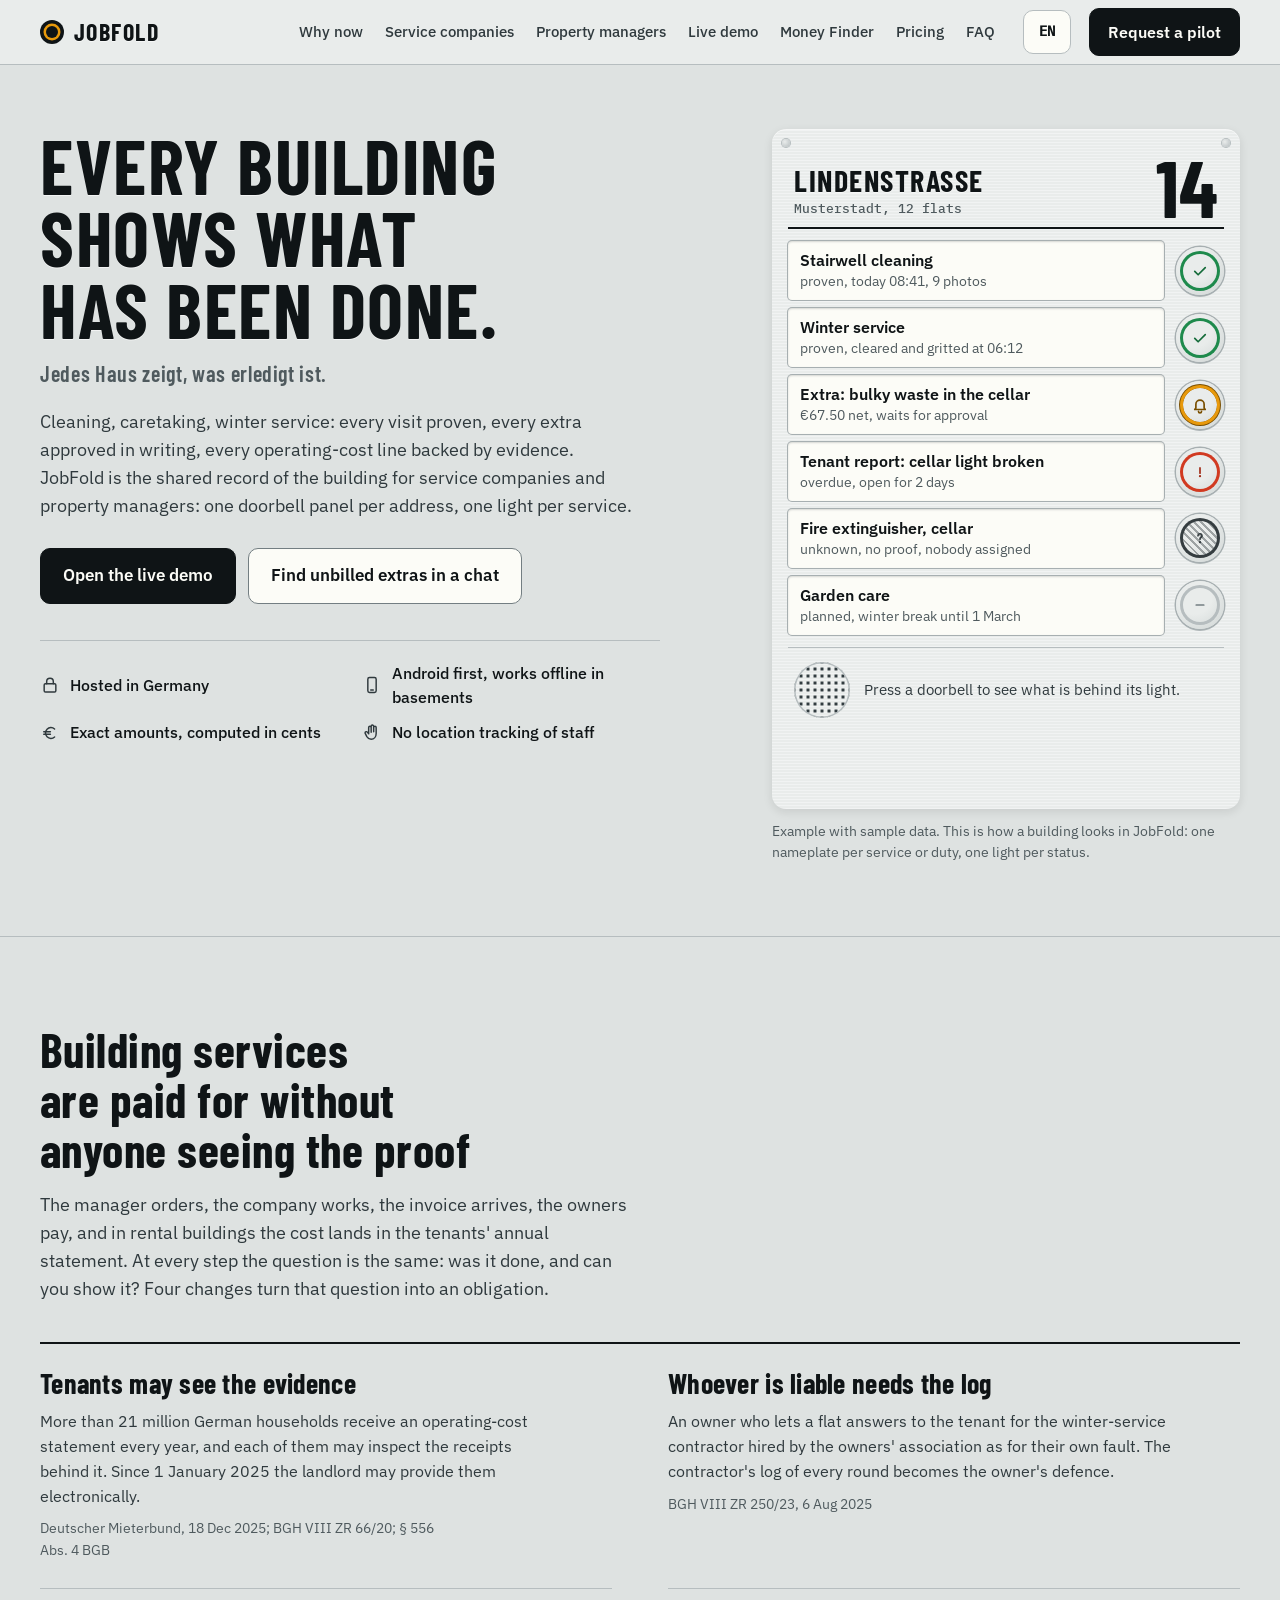
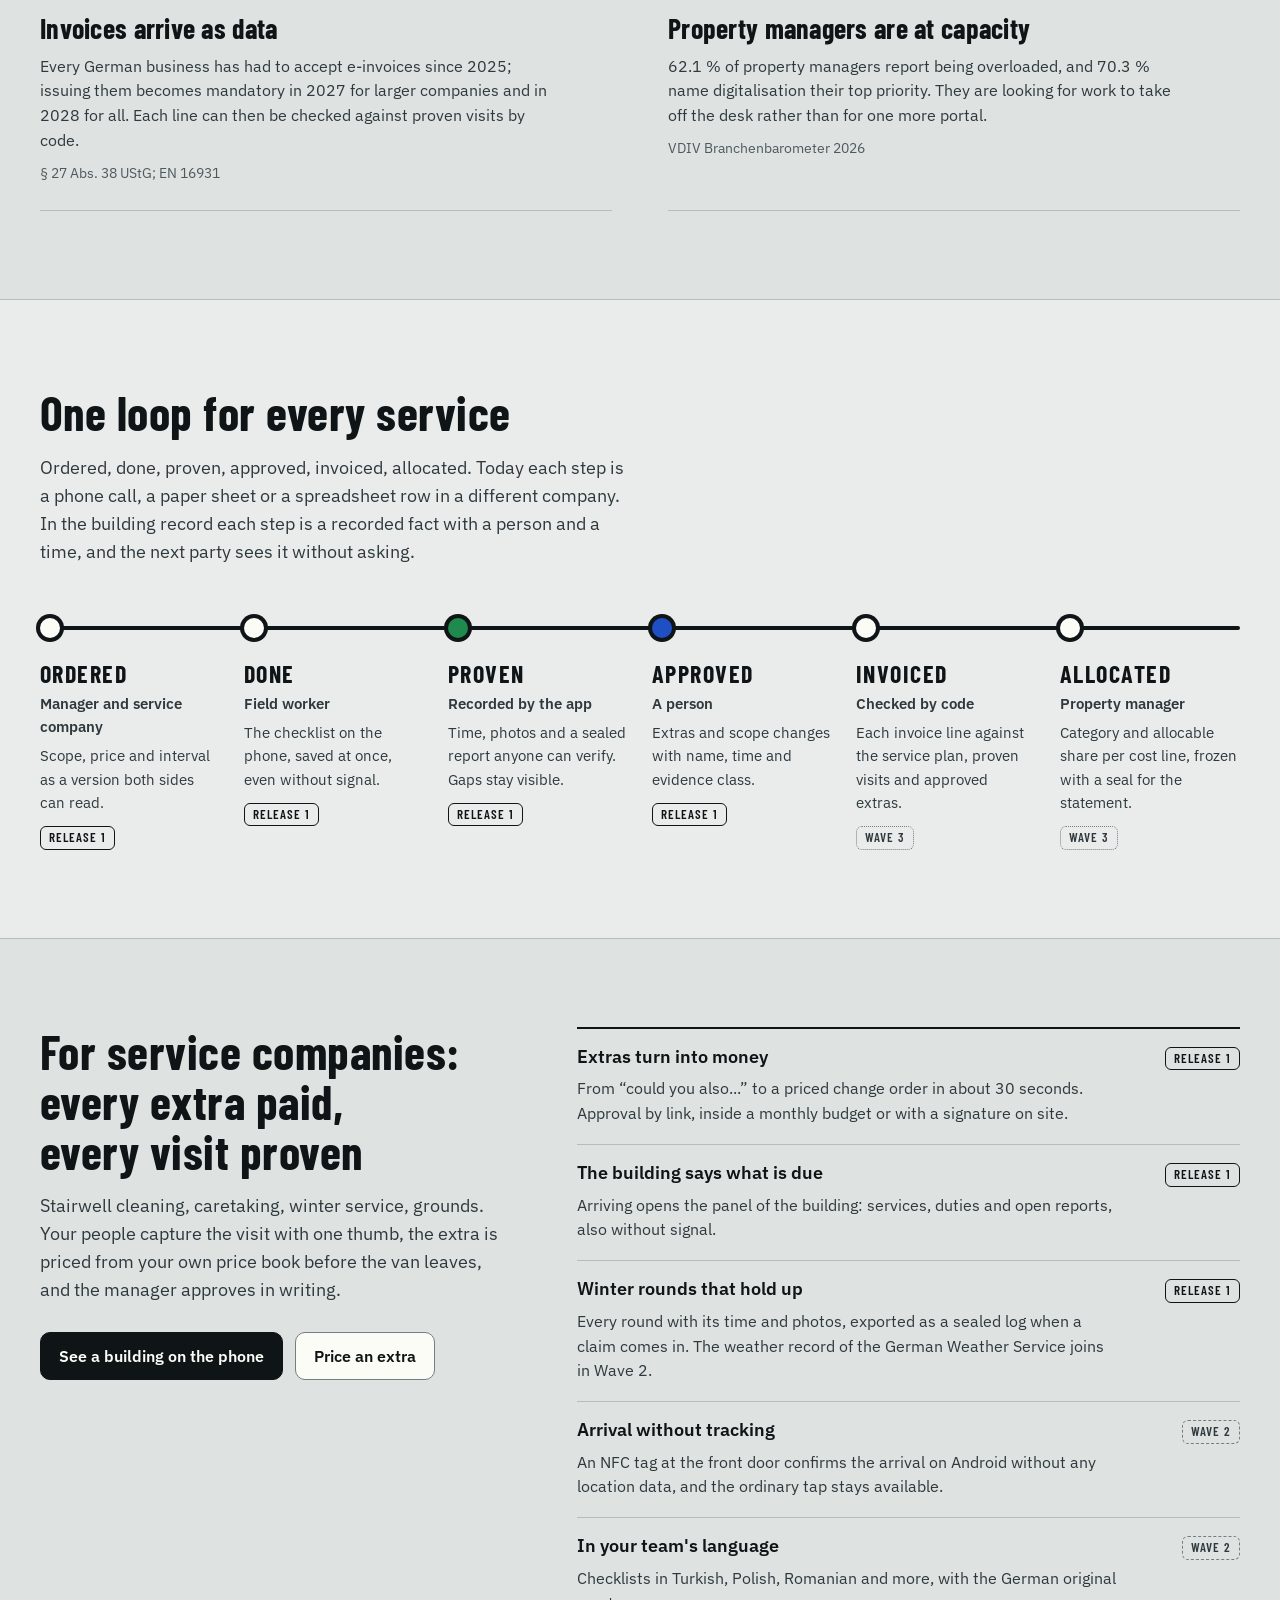
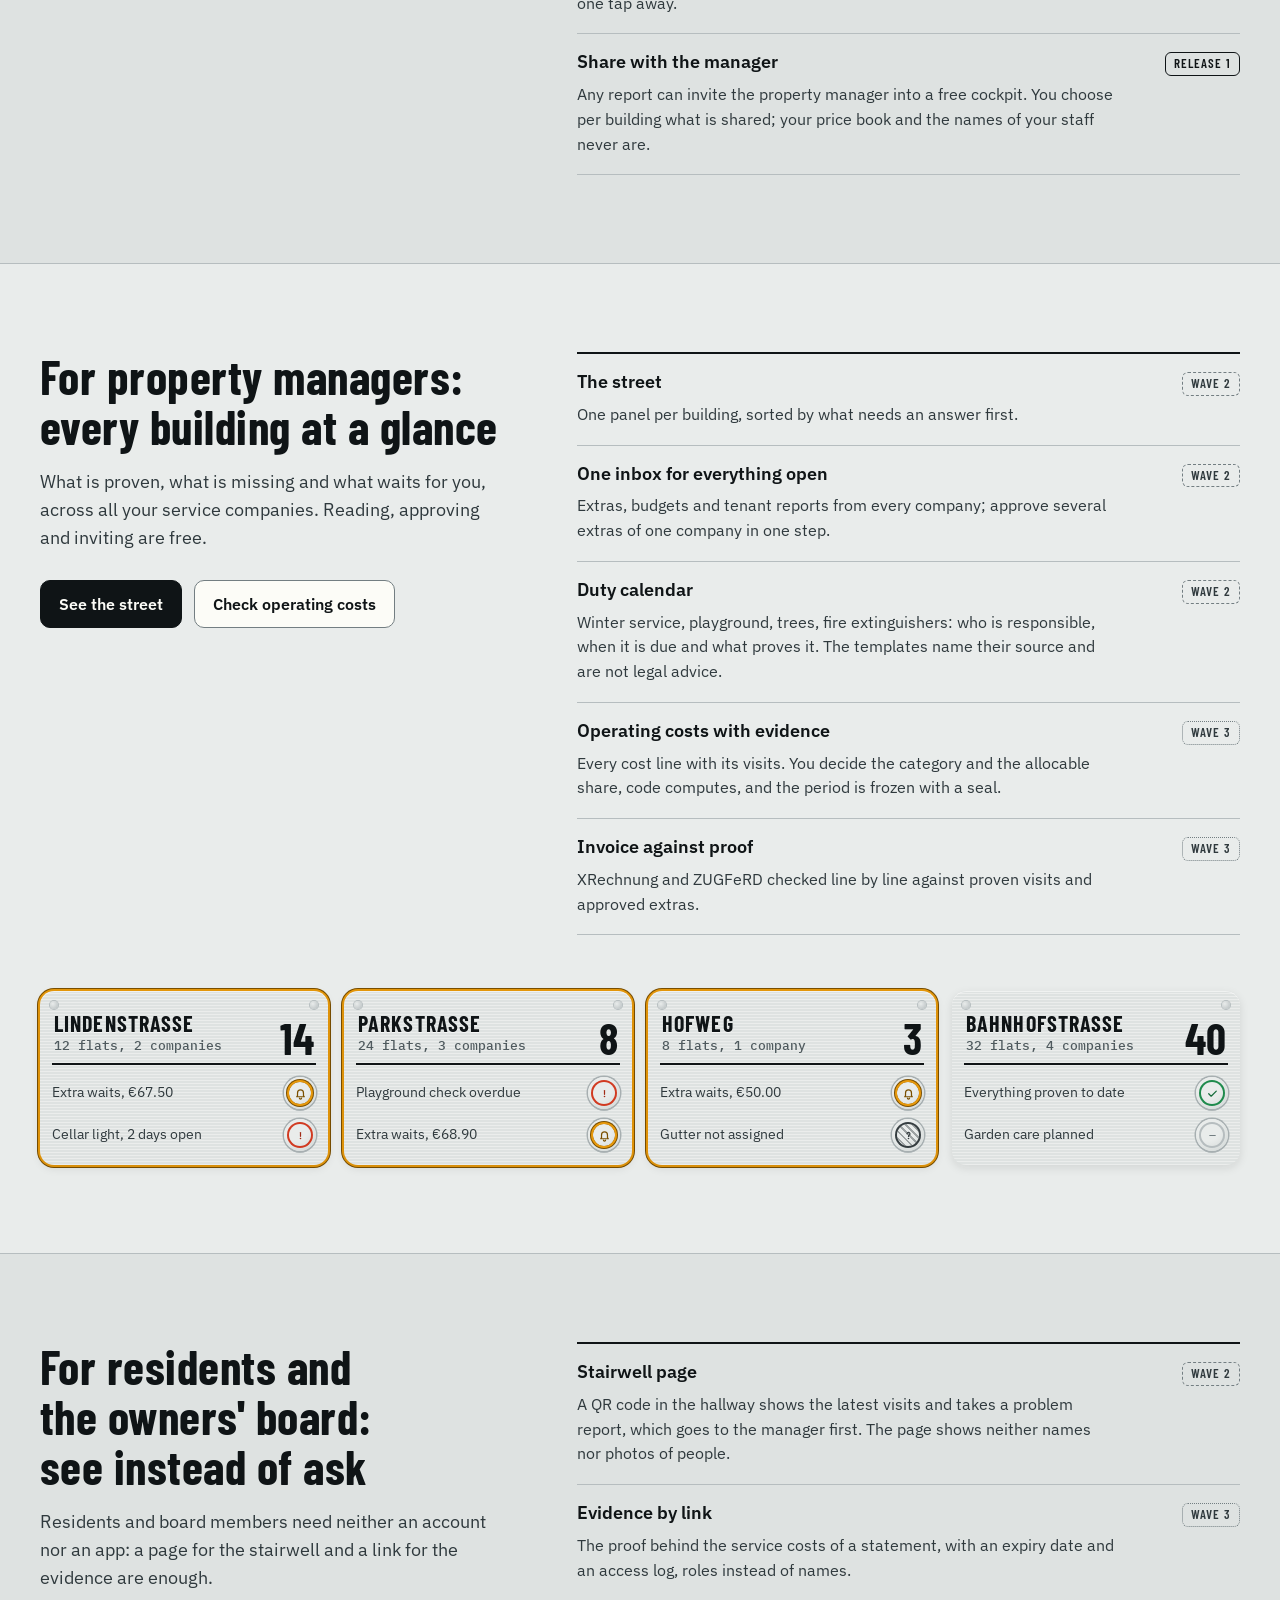
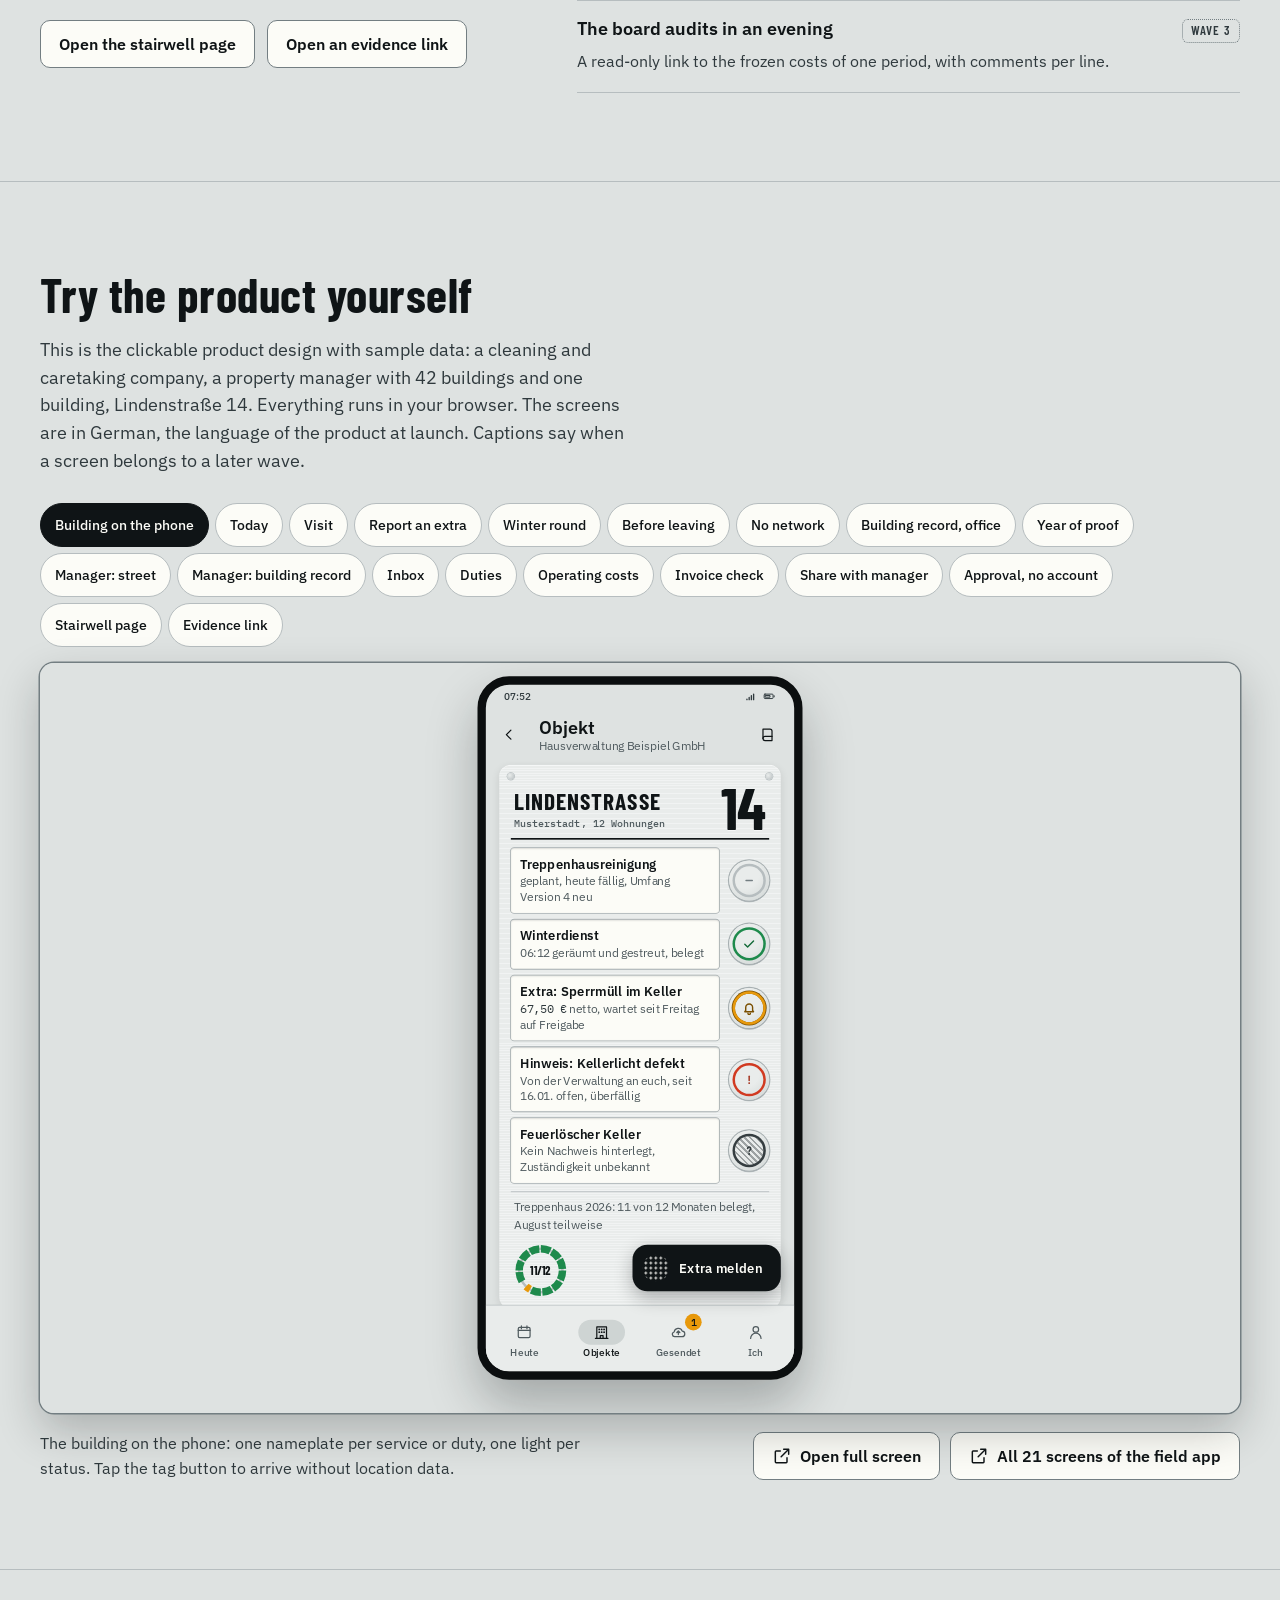
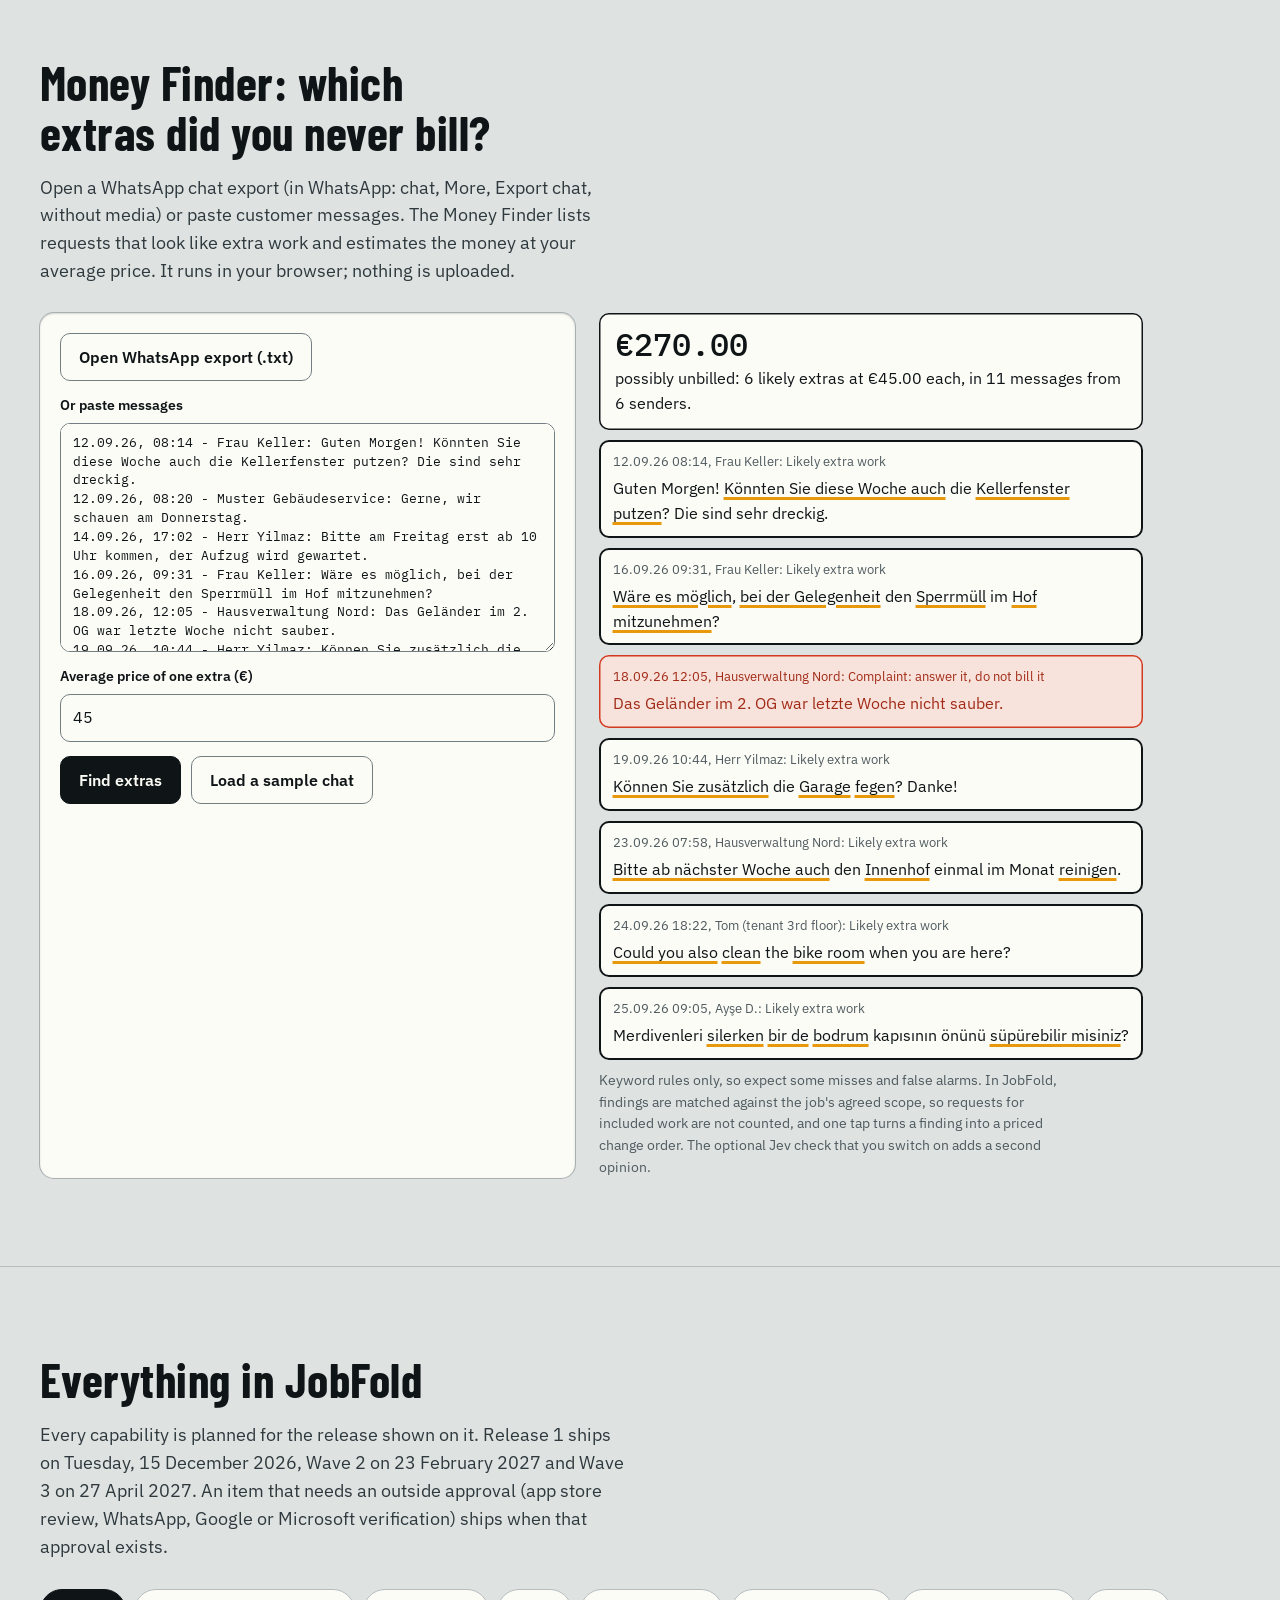
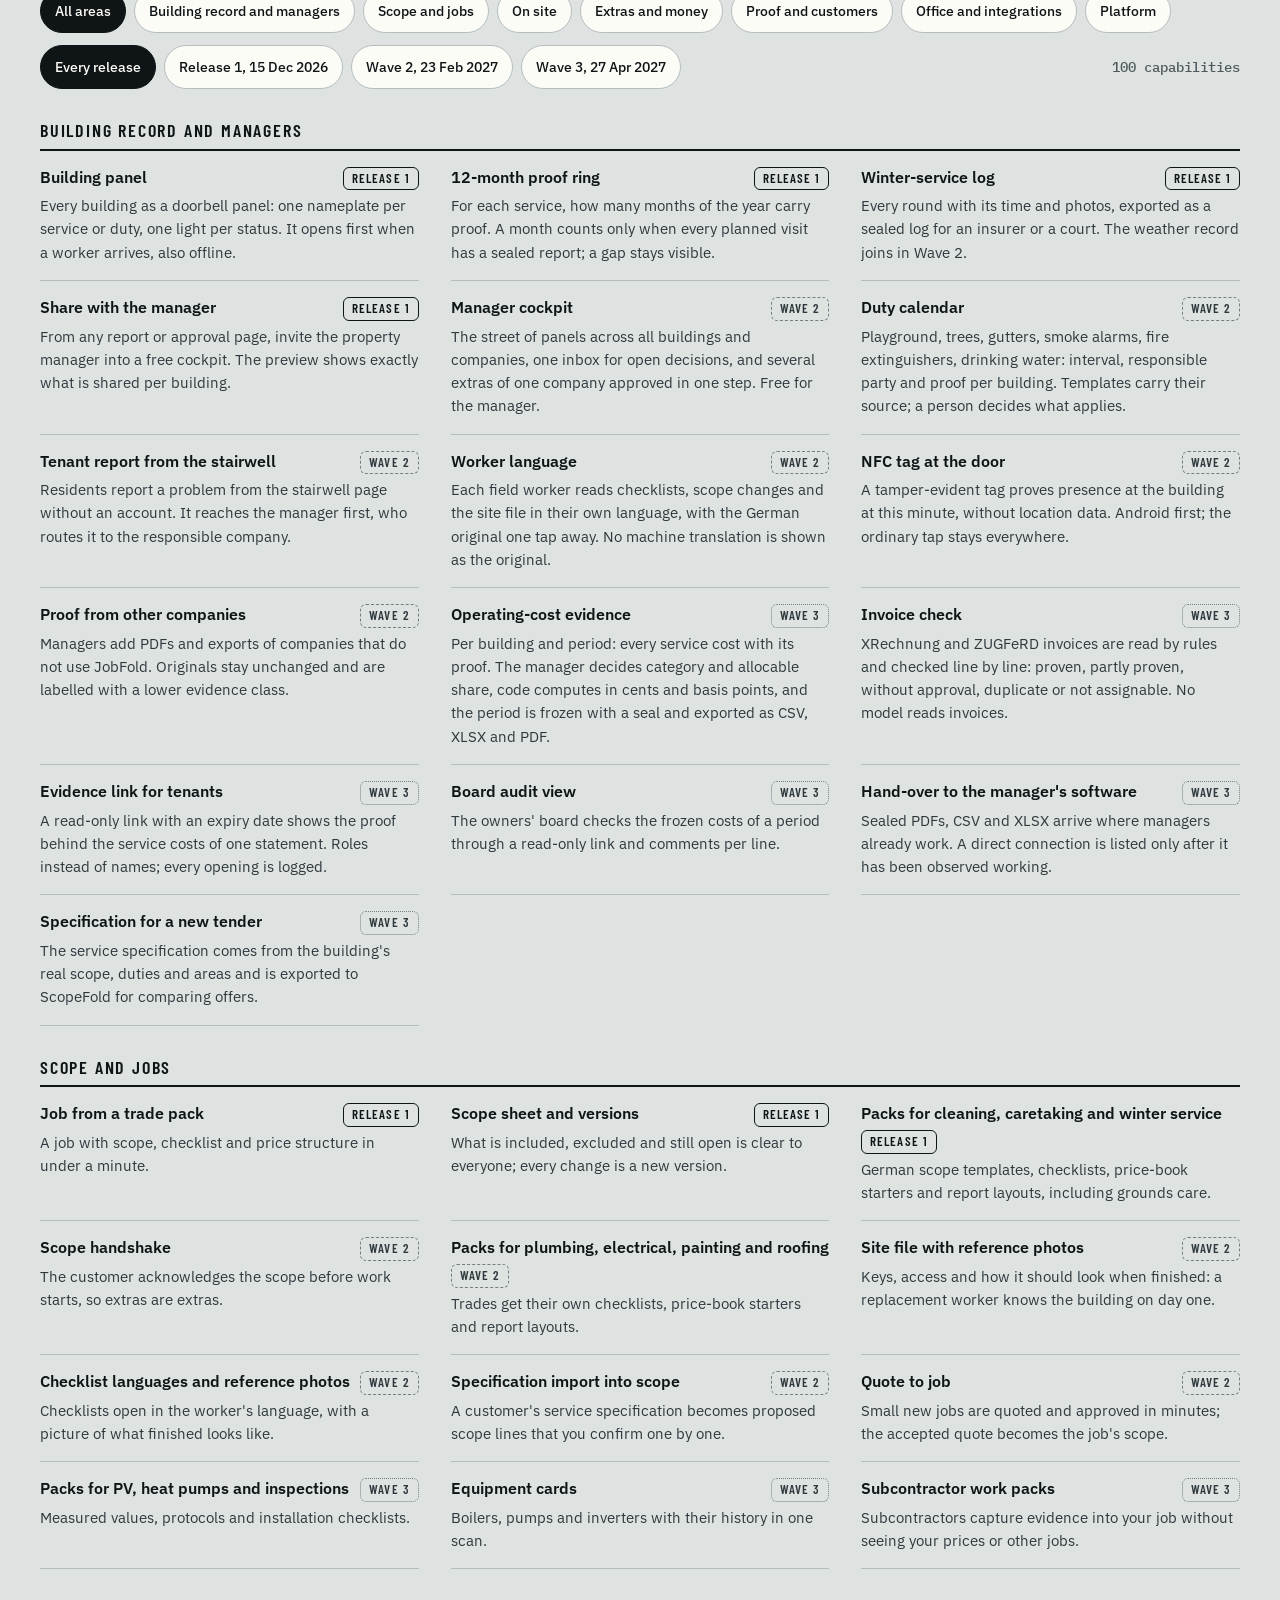
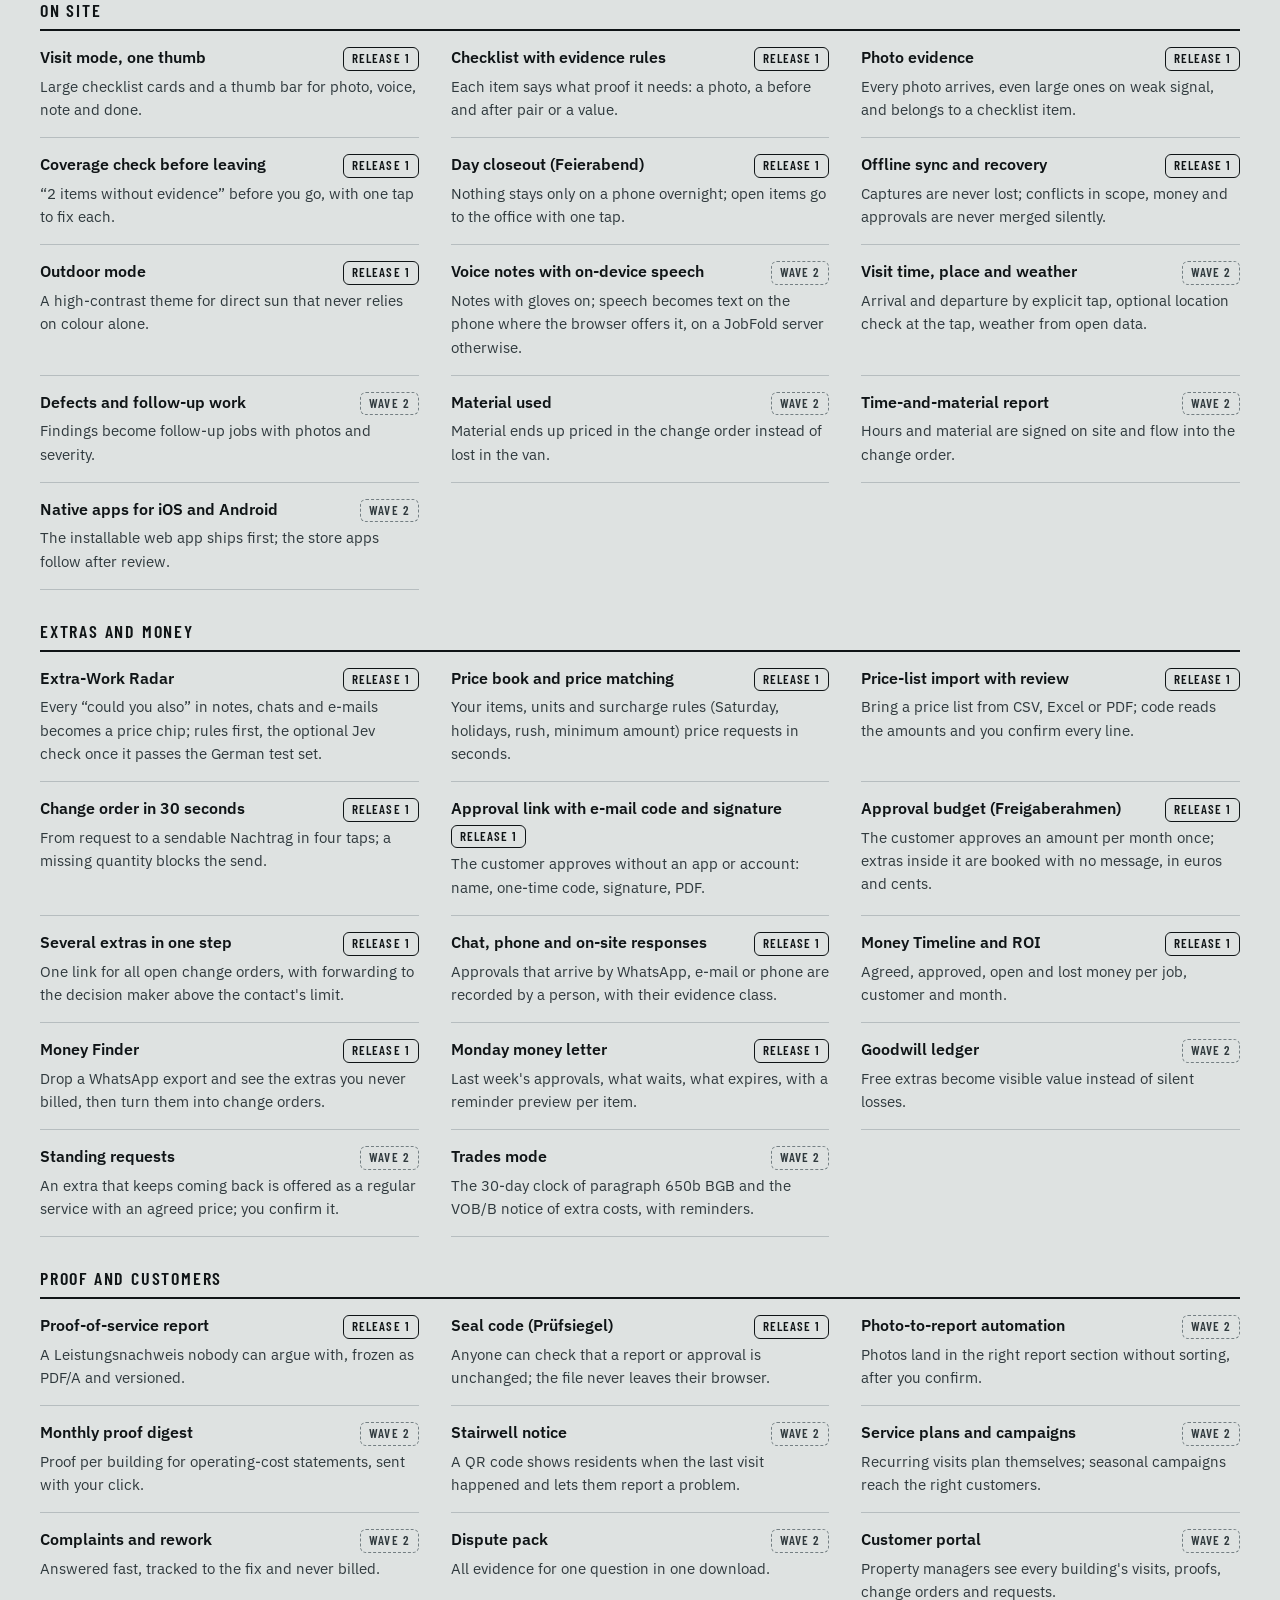
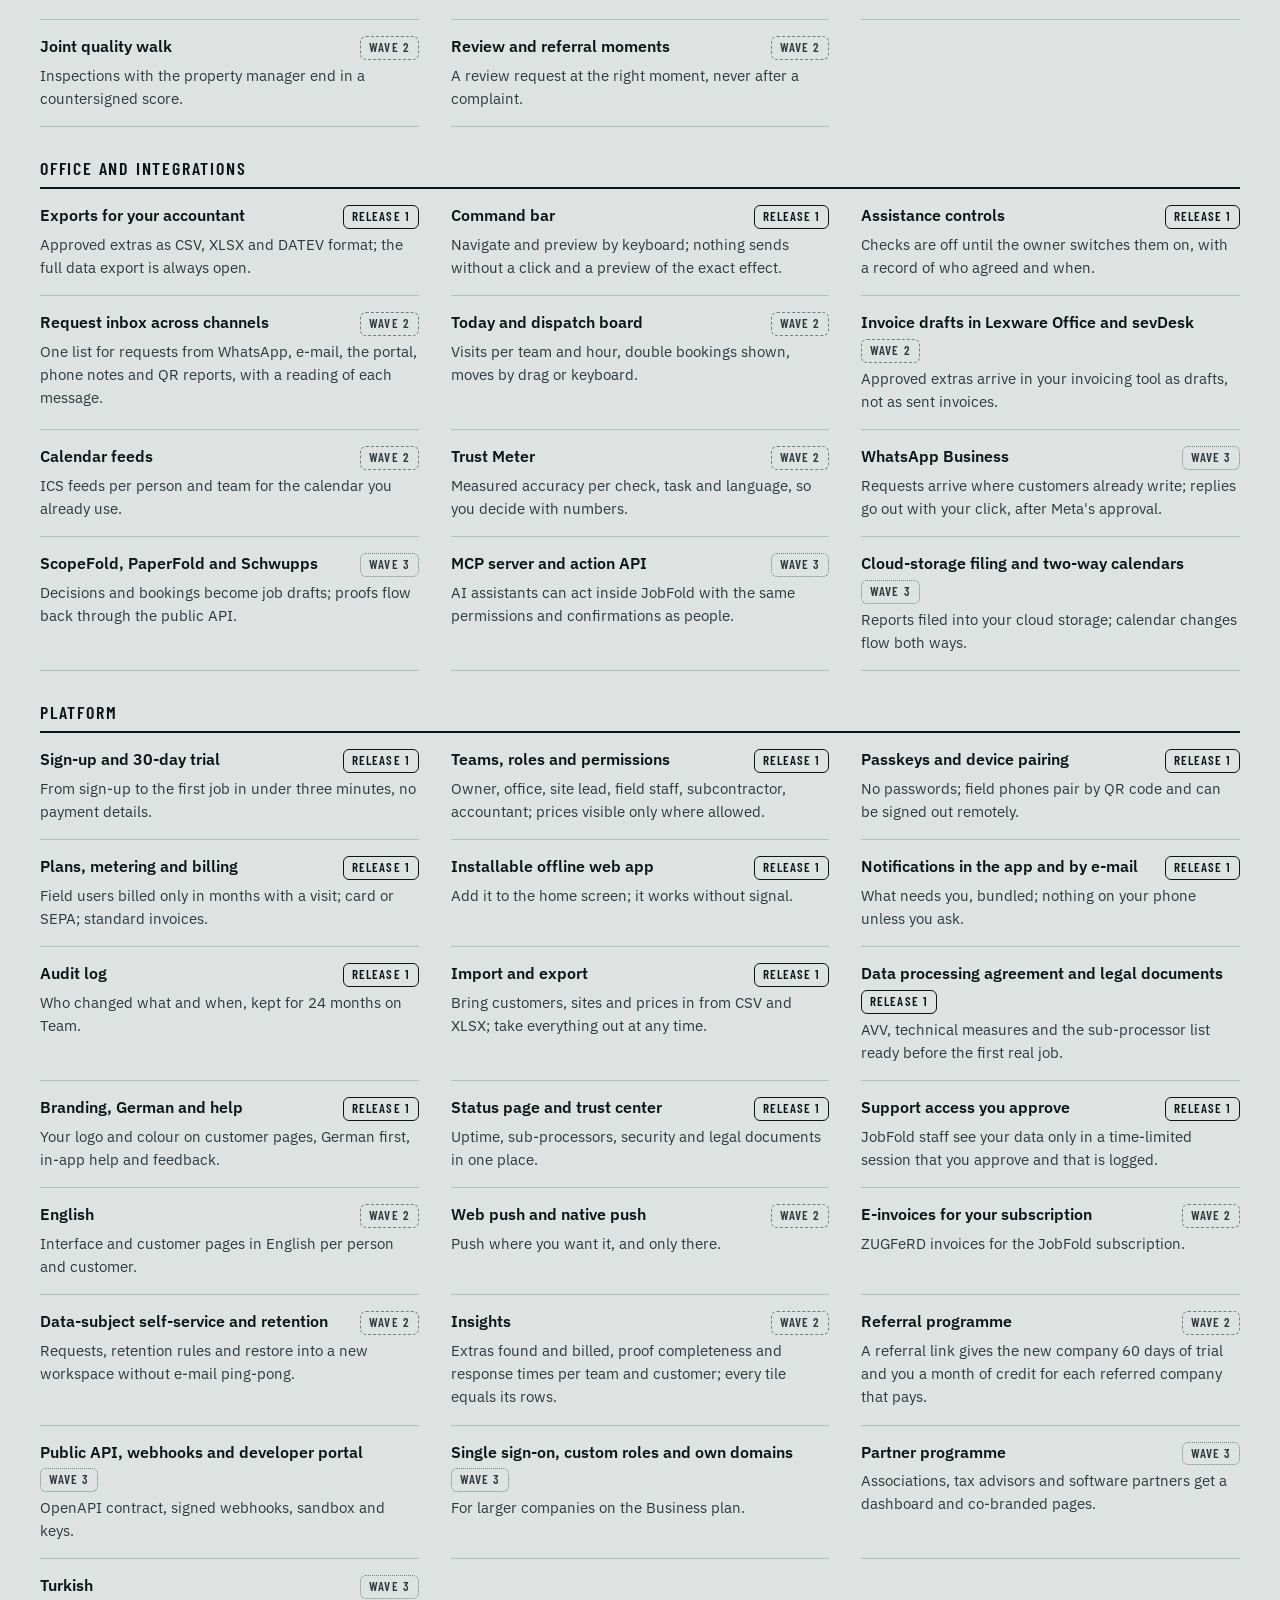
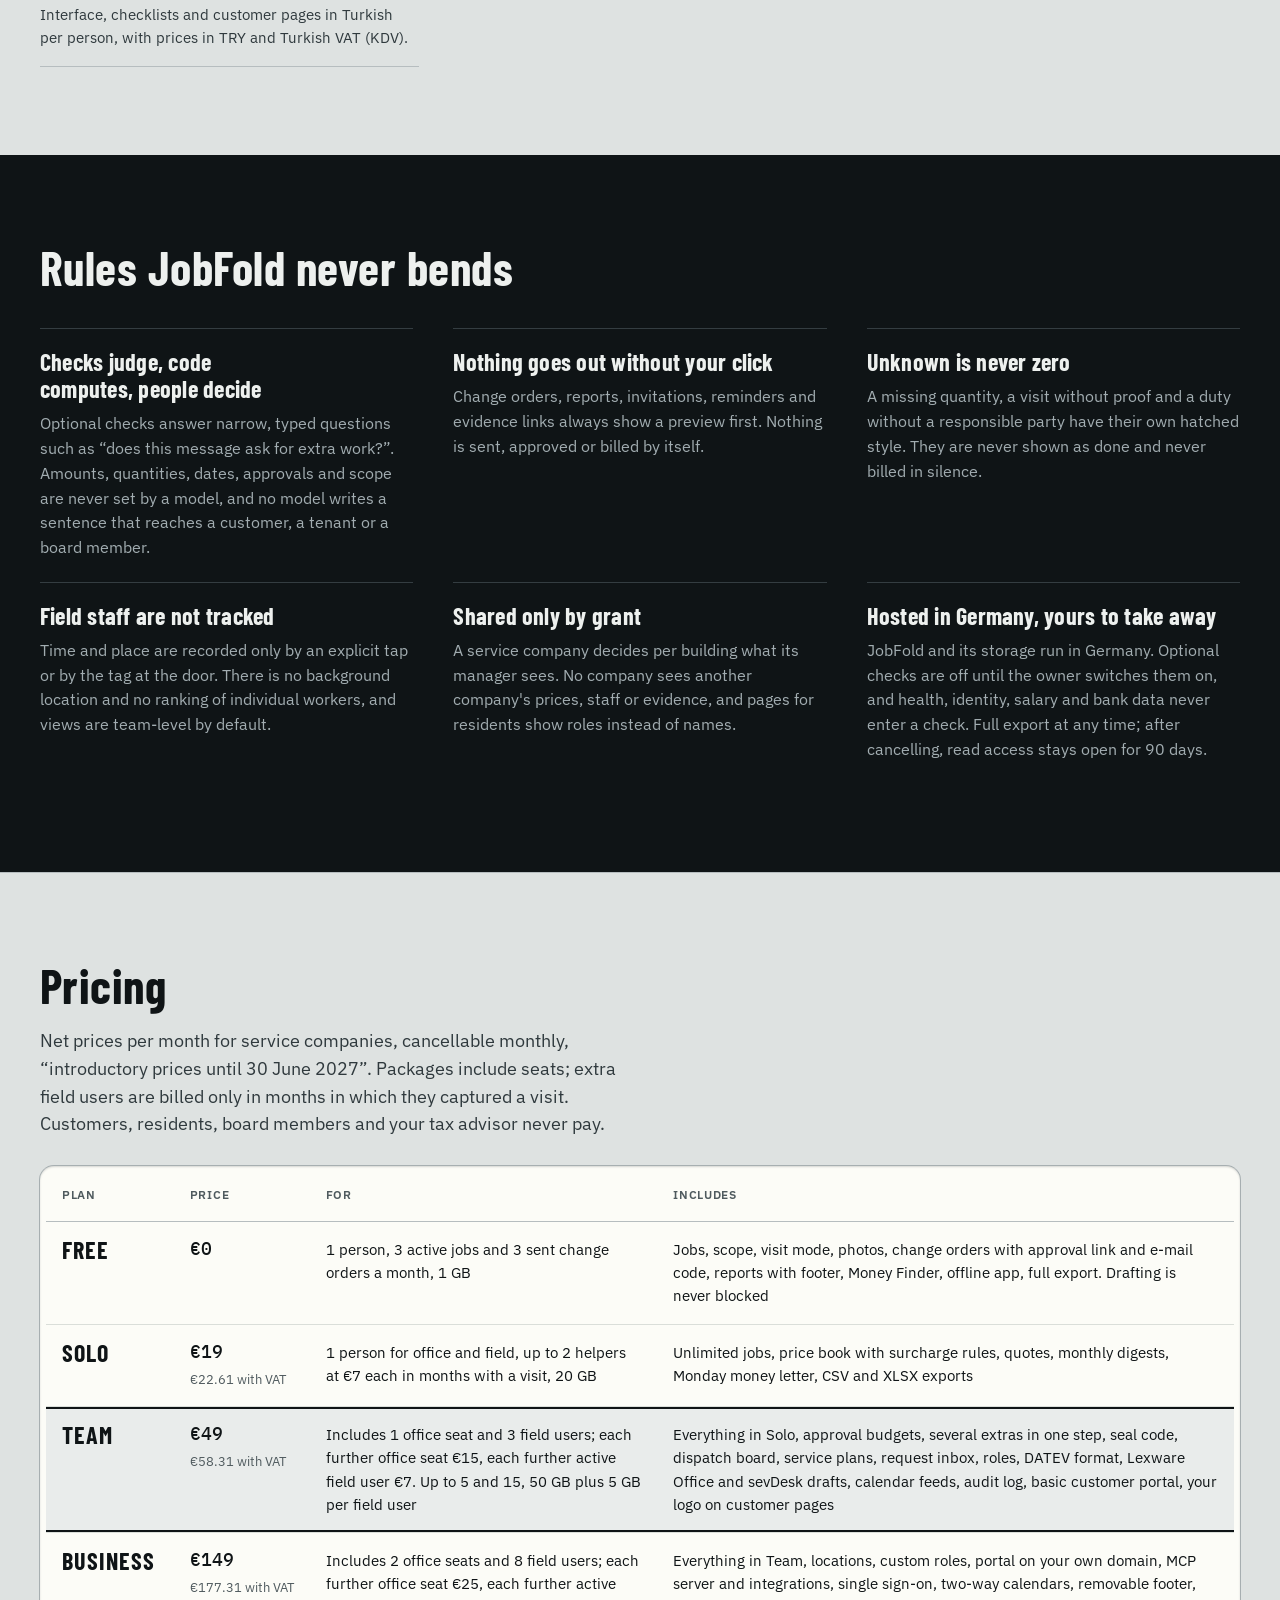
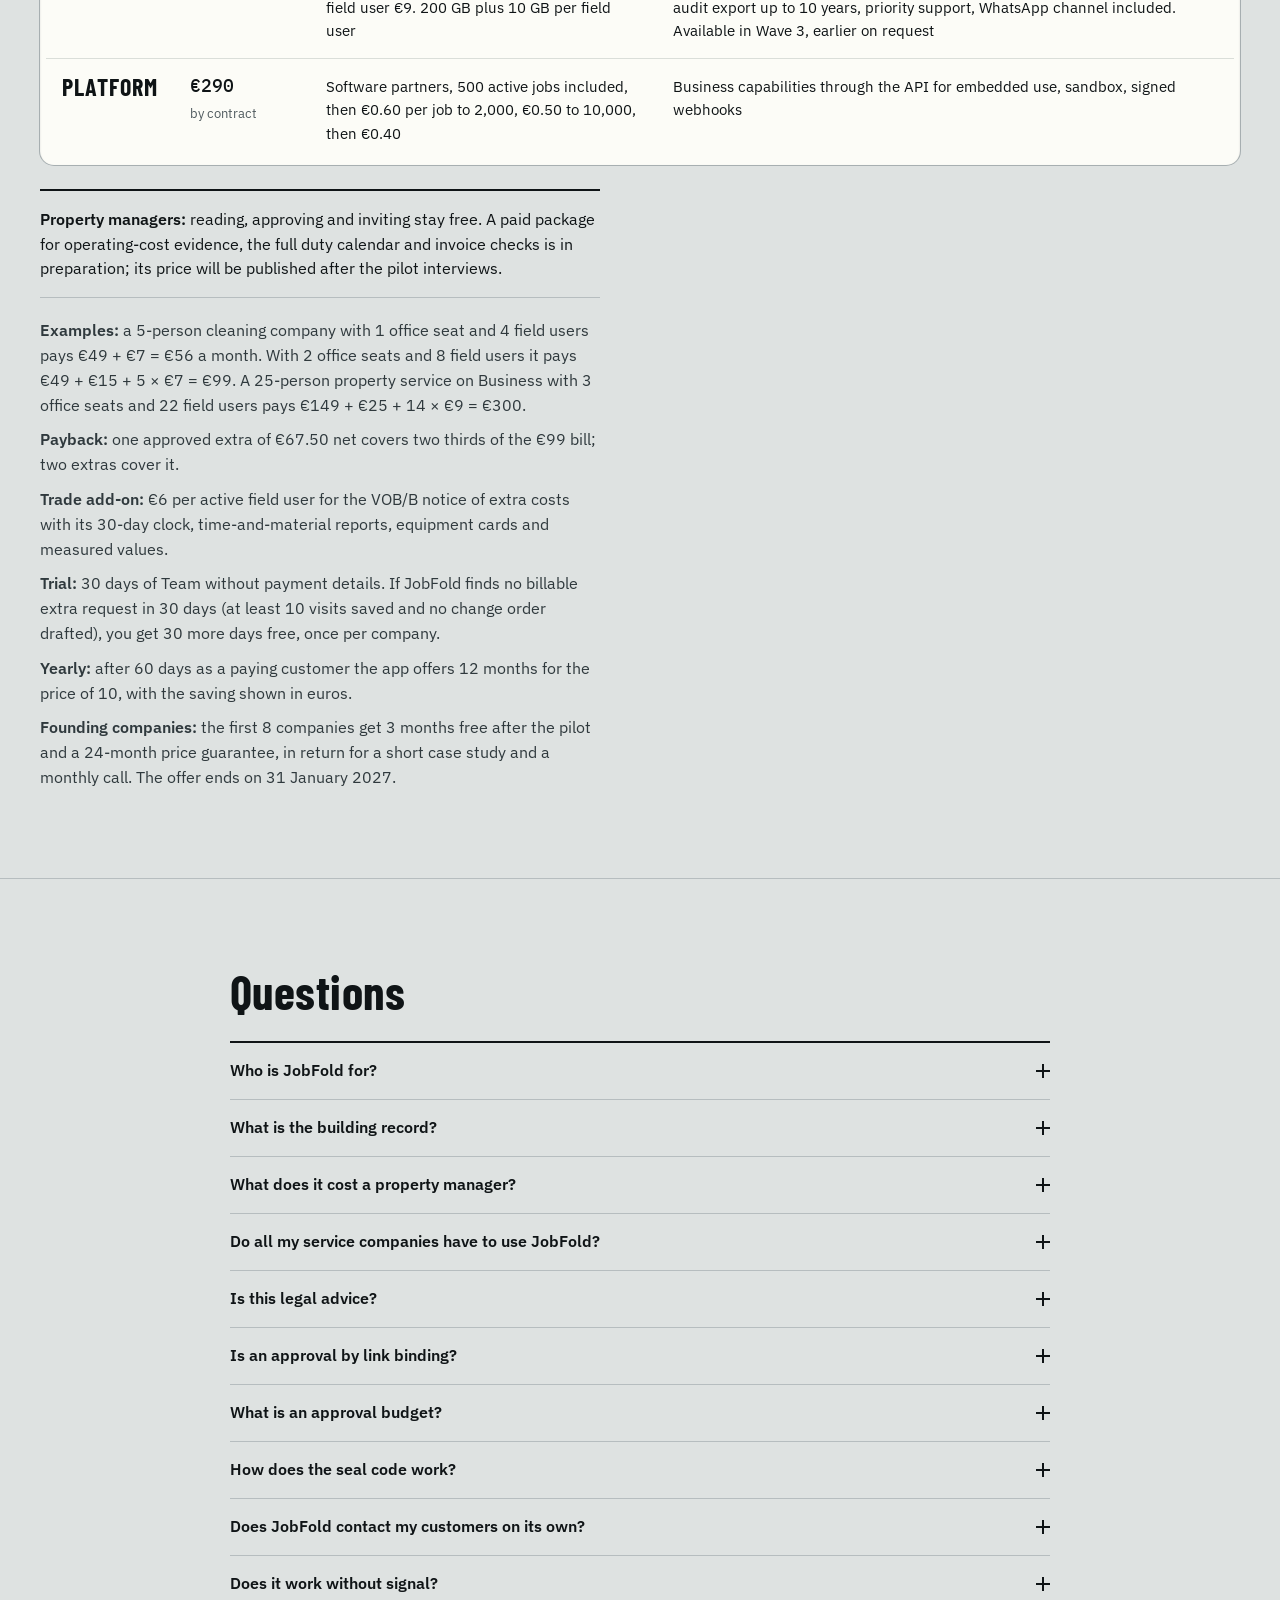
<file: index.html>
<!doctype html>
<!-- Generated by scripts/build_landing.py from content/site. Edit the sources, not this file. -->
<html lang="en">
<head>
  <meta charset="utf-8">
  <meta name="viewport" content="width=device-width, initial-scale=1, viewport-fit=cover">
  <meta name="color-scheme" content="light dark">
  <meta name="description" content="JobFold is the shared building record for cleaning, caretaking and winter-service companies and the property managers they work for: every visit proven, every extra priced and approved in writing, every operating-cost line backed by evidence.">
  <title>JobFold: every building shows what has been done</title>
  <link rel="canonical" href="https://jobfold.eu/">
  <link rel="alternate" hreflang="de" href="https://jobfold.eu/de">
  <link rel="alternate" hreflang="en" href="https://jobfold.eu/">
  <link rel="alternate" hreflang="tr" href="https://jobfold.eu/tr">
  <link rel="alternate" hreflang="x-default" href="https://jobfold.eu/">
  <link rel="icon" href="/site/icon.svg" type="image/svg+xml">
  <link rel="preload" href="/site/fonts/barlow-condensed-latin-700-normal.woff2" as="font" type="font/woff2" crossorigin>
  <link rel="preload" href="/site/fonts/ibm-plex-sans-latin-400-normal.woff2" as="font" type="font/woff2" crossorigin>
  <link rel="stylesheet" href="/site/fonts/fonts.css">
  <link rel="stylesheet" href="/landing.css">
  <script src="/landing-i18n-en.js" defer></script>
  <script src="/landing.js" defer></script>
</head>
<body>
<a class="skip" href="#main">Skip to content</a>

<svg class="sprite" xmlns="http://www.w3.org/2000/svg" aria-hidden="true" focusable="false">
  <symbol id="i-check" viewBox="0 0 24 24"><path d="M5 12.5l4.5 4.5L19 7.5"/></symbol>
  <symbol id="i-bell" viewBox="0 0 24 24"><path d="M6.5 16v-5a5.5 5.5 0 0 1 11 0v5l1.5 2h-14z"/><path d="M10 20.5a2 2 0 0 0 4 0"/></symbol>
  <symbol id="i-alert" viewBox="0 0 24 24"><path d="M12 6.5v7"/><path d="M12 17.5h.01" stroke-width="3"/></symbol>
  <symbol id="i-question" viewBox="0 0 24 24"><path d="M9.3 9a2.7 2.7 0 1 1 3.8 2.5c-.7.3-1.1.9-1.1 1.7v.6"/><path d="M12 17.5h.01" stroke-width="3"/></symbol>
  <symbol id="i-pen" viewBox="0 0 24 24"><path d="M4.5 19.5l1-4L16 5a2.1 2.1 0 0 1 3 3L8.5 18.5z"/><path d="M14 7l3 3"/></symbol>
  <symbol id="i-dash" viewBox="0 0 24 24"><path d="M7 12h10"/></symbol>
  <symbol id="i-open" viewBox="0 0 24 24"><path d="M14 4h6v6M20 4l-9 9M18 14v5a1 1 0 0 1-1 1H5a1 1 0 0 1-1-1V7a1 1 0 0 1 1-1h5"/></symbol>
  <symbol id="i-phone" viewBox="0 0 24 24"><rect x="7" y="3" width="10" height="18" rx="2"/><path d="M10.5 18h3"/></symbol>
  <symbol id="i-lock" viewBox="0 0 24 24"><rect x="5" y="10.5" width="14" height="10" rx="1.5"/><path d="M8 10.5V8a4 4 0 0 1 8 0v2.5"/></symbol>
  <symbol id="i-euro" viewBox="0 0 24 24"><path d="M17.5 7.2A6.5 6.5 0 1 0 17.5 16.8"/><path d="M4.5 10.5h8M4.5 13.5h8"/></symbol>
  <symbol id="i-hand" viewBox="0 0 24 24"><path d="M8 13V5.5a1.5 1.5 0 0 1 3 0V11M11 10.5V4a1.5 1.5 0 0 1 3 0v6.5M14 10.5V5.5a1.5 1.5 0 0 1 3 0v7c0 4-2.5 7-6 7-2.4 0-4-1.2-5.2-3.2L4 12.8a1.5 1.5 0 0 1 2.4-1.8L8 13"/></symbol>
</svg>

<header class="site-header">
  <div class="wrap">
    <a class="brand" href="#top" aria-label="JobFold, back to top"><span class="brand-led" aria-hidden="true"></span>JobFold</a>
    <nav class="nav" aria-label="Sections">
      <a href="#problem">Why now</a>
      <a href="#companies">Service companies</a>
      <a href="#managers">Property managers</a>
      <a href="#demo">Live demo</a>
      <a href="#try">Money Finder</a>
      <a href="#pricing">Pricing</a>
      <a href="#faq">FAQ</a>
    </nav>
    <details class="langmenu">
      <summary aria-label="Language: English">EN</summary>
      <ul>
        <li><a href="/de" hreflang="de" lang="de">Deutsch</a></li>
        <li><a href="/" hreflang="en" lang="en" aria-current="true">English</a></li>
        <li><a href="/tr" hreflang="tr" lang="tr">Türkçe</a></li>
      </ul>
    </details>
    <a class="btn btn-primary" href="#pilot">Request a pilot</a>
  </div>
</header>
<div class="lang-hint" id="lang-hint" hidden>
  <div class="wrap"><span id="lang-hint-text"></span> <a id="lang-hint-link" href="/">&nbsp;</a><button type="button" class="lang-hint-close" id="lang-hint-close">&times;</button></div>
</div>

<main id="main">
  <section class="hero" id="top" aria-labelledby="hero-title">
    <div class="wrap hero-grid">
      <div class="hero-copy">
        <h1 id="hero-title">Every building shows what has been done.</h1>
        <p class="promise" lang="de">Jedes Haus zeigt, was erledigt ist.</p>
        <p class="lead">Cleaning, caretaking, winter service: every visit proven, every extra approved in writing, every operating-cost line backed by evidence. JobFold is the shared record of the building for service companies and property managers: one doorbell panel per address, one light per service.</p>
        <div class="hero-actions">
          <a class="btn btn-primary btn-lg" href="#demo">Open the live demo</a>
          <a class="btn btn-lg" href="#try">Find unbilled extras in a chat</a>
        </div>
        <ul class="facts" aria-label="Key facts">
          <li><svg class="i" aria-hidden="true"><use href="#i-lock"/></svg>Hosted in Germany</li>
          <li><svg class="i" aria-hidden="true"><use href="#i-phone"/></svg>Android first, works offline in basements</li>
          <li><svg class="i" aria-hidden="true"><use href="#i-euro"/></svg>Exact amounts, computed in cents</li>
          <li><svg class="i" aria-hidden="true"><use href="#i-hand"/></svg>No location tracking of staff</li>
        </ul>
      </div>
      <figure class="hero-figure">
        <article class="tableau" aria-labelledby="panel-street panel-no" data-panel>
          <div class="t-head">
            <div><p class="t-street" id="panel-street">Lindenstraße</p><p class="t-city">Musterstadt, 12 flats</p></div>
            <p class="t-no" id="panel-no"><span class="sr">House number </span>14</p>
          </div>
          <ul class="t-rows">
            <li><button type="button" class="np" data-row aria-pressed="false" data-detail="Proven: 6 of 6 checklist items, report sealed, check code JF-7Q4M-2K."><span class="np-plate"><b>Stairwell cleaning</b><span class="np-meta">proven, today 08:41, 9 photos</span></span><span class="led" data-s="ok" aria-hidden="true"><svg class="i"><use href="#i-check"/></svg></span></button></li>
            <li><button type="button" class="np" data-row aria-pressed="false" data-detail="Proven: round 23 with its time, the weather data of the German Weather Service and 3 photos."><span class="np-plate"><b>Winter service</b><span class="np-meta">proven, cleared and gritted at 06:12</span></span><span class="led" data-s="ok" aria-hidden="true"><svg class="i"><use href="#i-check"/></svg></span></button></li>
            <li><button type="button" class="np" data-row aria-pressed="false" data-detail="Waiting since Friday for Ms Sommer at the property management. The price comes from the company&#x27;s own price book." data-approved-meta="€67.50 net, approved by Ms Sommer" data-approved-detail="Approved by Ms Sommer, Monday 09:12, by link with signature. Blue is reserved for a person&#x27;s decision."><span class="np-plate"><b>Extra: bulky waste in the cellar</b><span class="np-meta">€67.50 net, waits for approval</span></span><span class="led" data-s="wait" aria-hidden="true"><svg class="i"><use href="#i-bell"/></svg></span></button></li>
            <li><button type="button" class="np" data-row aria-pressed="false" data-detail="Overdue: reported on Saturday through the stairwell page; the agreed response time of 24 hours has passed."><span class="np-plate"><b>Tenant report: cellar light broken</b><span class="np-meta">overdue, open for 2 days</span></span><span class="led" data-s="stop" aria-hidden="true"><svg class="i"><use href="#i-alert"/></svg></span></button></li>
            <li><button type="button" class="np" data-row aria-pressed="false" data-detail="Unknown stays unknown: no proof on file and nobody assigned. It is never shown as done."><span class="np-plate"><b>Fire extinguisher, cellar</b><span class="np-meta">unknown, no proof, nobody assigned</span></span><span class="led" data-s="unk" aria-hidden="true"><svg class="i"><use href="#i-question"/></svg></span></button></li>
            <li><button type="button" class="np" data-row aria-pressed="false" data-detail="Planned: the next visit is on 1 March. An unlit button means nothing is open."><span class="np-plate"><b>Garden care</b><span class="np-meta">planned, winter break until 1 March</span></span><span class="led" data-s="none" aria-hidden="true"><svg class="i"><use href="#i-dash"/></svg></span></button></li>
          </ul>
          <div class="t-foot">
            <span class="grille" aria-hidden="true"></span>
            <p class="t-status" data-panel-status aria-live="polite">Press a doorbell to see what is behind its light.</p>
            <button type="button" class="btn btn-sign" data-panel-approve hidden><svg class="i" aria-hidden="true"><use href="#i-pen"/></svg>Approve as Ms Sommer</button>
          </div>
        </article>
        <figcaption>Example with sample data. This is how a building looks in JobFold: one nameplate per service or duty, one light per status.</figcaption>
      </figure>
    </div>
  </section>

  <section class="block" id="problem" aria-labelledby="problem-title">
    <div class="wrap">
      <h2 id="problem-title">Building services are paid for without anyone seeing the proof</h2>
      <p class="lead">The manager orders, the company works, the invoice arrives, the owners pay, and in rental buildings the cost lands in the tenants' annual statement. At every step the question is the same: was it done, and can you show it? Four changes turn that question into an obligation.</p>
      <div class="forces">
        <article class="force">
          <h3>Tenants may see the evidence</h3>
          <p>More than 21 million German households receive an operating-cost statement every year, and each of them may inspect the receipts behind it. Since 1 January 2025 the landlord may provide them electronically.</p>
          <p class="source">Deutscher Mieterbund, 18 Dec 2025; BGH VIII ZR 66/20; § 556 Abs. 4 BGB</p>
        </article>
        <article class="force">
          <h3>Whoever is liable needs the log</h3>
          <p>An owner who lets a flat answers to the tenant for the winter-service contractor hired by the owners' association as for their own fault. The contractor's log of every round becomes the owner's defence.</p>
          <p class="source">BGH VIII ZR 250/23, 6 Aug 2025</p>
        </article>
        <article class="force">
          <h3>Invoices arrive as data</h3>
          <p>Every German business has had to accept e-invoices since 2025; issuing them becomes mandatory in 2027 for larger companies and in 2028 for all. Each line can then be checked against proven visits by code.</p>
          <p class="source">§ 27 Abs. 38 UStG; EN 16931</p>
        </article>
        <article class="force">
          <h3>Property managers are at capacity</h3>
          <p>62.1 % of property managers report being overloaded, and 70.3 % name digitalisation their top priority. They are looking for work to take off the desk rather than for one more portal.</p>
          <p class="source">VDIV Branchenbarometer 2026</p>
        </article>
      </div>
    </div>
  </section>

  <section class="block block-loop" id="how" aria-labelledby="loop-title">
    <div class="wrap">
      <h2 id="loop-title">One loop for every service</h2>
      <p class="lead">Ordered, done, proven, approved, invoiced, allocated. Today each step is a phone call, a paper sheet or a spreadsheet row in a different company. In the building record each step is a recorded fact with a person and a time, and the next party sees it without asking.</p>
      <ol class="loop">
        <li><h3>ordered</h3><p class="loop-who">Manager and service company</p><p>Scope, price and interval as a version both sides can read.</p><span class="wave" data-release="1">Release 1</span></li>
        <li><h3>done</h3><p class="loop-who">Field worker</p><p>The checklist on the phone, saved at once, even without signal.</p><span class="wave" data-release="1">Release 1</span></li>
        <li><h3>proven</h3><p class="loop-who">Recorded by the app</p><p>Time, photos and a sealed report anyone can verify. Gaps stay visible.</p><span class="wave" data-release="1">Release 1</span></li>
        <li><h3>approved</h3><p class="loop-who">A person</p><p>Extras and scope changes with name, time and evidence class.</p><span class="wave" data-release="1">Release 1</span></li>
        <li><h3>invoiced</h3><p class="loop-who">Checked by code</p><p>Each invoice line against the service plan, proven visits and approved extras.</p><span class="wave" data-release="3">Wave 3</span></li>
        <li><h3>allocated</h3><p class="loop-who">Property manager</p><p>Category and allocable share per cost line, frozen with a seal for the statement.</p><span class="wave" data-release="3">Wave 3</span></li>
      </ol>
    </div>
  </section>

  <section class="block" id="companies" aria-labelledby="companies-title">
    <div class="wrap party">
      <div class="party-copy">
        <h2 id="companies-title">For service companies: every extra paid, every visit proven</h2>
        <p class="lead">Stairwell cleaning, caretaking, winter service, grounds. Your people capture the visit with one thumb, the extra is priced from your own price book before the van leaves, and the manager approves in writing.</p>
        <div class="hero-actions">
          <button type="button" class="btn btn-primary" data-demo="objekt">See a building on the phone</button>
          <button type="button" class="btn" data-demo="extra">Price an extra</button>
        </div>
      </div>
      <ul class="points">
        <li><div class="point-head"><h3>Extras turn into money</h3><span class="wave" data-release="1">Release 1</span></div><p>From “could you also...” to a priced change order in about 30 seconds. Approval by link, inside a monthly budget or with a signature on site.</p></li>
        <li><div class="point-head"><h3>The building says what is due</h3><span class="wave" data-release="1">Release 1</span></div><p>Arriving opens the panel of the building: services, duties and open reports, also without signal.</p></li>
        <li><div class="point-head"><h3>Winter rounds that hold up</h3><span class="wave" data-release="1">Release 1</span></div><p>Every round with its time and photos, exported as a sealed log when a claim comes in. The weather record of the German Weather Service joins in Wave 2.</p></li>
        <li><div class="point-head"><h3>Arrival without tracking</h3><span class="wave" data-release="2">Wave 2</span></div><p>An NFC tag at the front door confirms the arrival on Android without any location data, and the ordinary tap stays available.</p></li>
        <li><div class="point-head"><h3>In your team's language</h3><span class="wave" data-release="2">Wave 2</span></div><p>Checklists in Turkish, Polish, Romanian and more, with the German original one tap away.</p></li>
        <li><div class="point-head"><h3>Share with the manager</h3><span class="wave" data-release="1">Release 1</span></div><p>Any report can invite the property manager into a free cockpit. You choose per building what is shared; your price book and the names of your staff never are.</p></li>
      </ul>
    </div>
  </section>

  <section class="block block-street" id="managers" aria-labelledby="managers-title">
    <div class="wrap">
      <div class="party">
        <div class="party-copy">
          <h2 id="managers-title">For property managers: every building at a glance</h2>
          <p class="lead">What is proven, what is missing and what waits for you, across all your service companies. Reading, approving and inviting are free.</p>
          <div class="hero-actions">
            <button type="button" class="btn btn-primary" data-demo="strasse">See the street</button>
            <button type="button" class="btn" data-demo="kosten">Check operating costs</button>
          </div>
        </div>
        <ul class="points">
        <li><div class="point-head"><h3>The street</h3><span class="wave" data-release="2">Wave 2</span></div><p>One panel per building, sorted by what needs an answer first.</p></li>
        <li><div class="point-head"><h3>One inbox for everything open</h3><span class="wave" data-release="2">Wave 2</span></div><p>Extras, budgets and tenant reports from every company; approve several extras of one company in one step.</p></li>
        <li><div class="point-head"><h3>Duty calendar</h3><span class="wave" data-release="2">Wave 2</span></div><p>Winter service, playground, trees, fire extinguishers: who is responsible, when it is due and what proves it. The templates name their source and are not legal advice.</p></li>
        <li><div class="point-head"><h3>Operating costs with evidence</h3><span class="wave" data-release="3">Wave 3</span></div><p>Every cost line with its visits. You decide the category and the allocable share, code computes, and the period is frozen with a seal.</p></li>
        <li><div class="point-head"><h3>Invoice against proof</h3><span class="wave" data-release="3">Wave 3</span></div><p>XRechnung and ZUGFeRD checked line by line against proven visits and approved extras.</p></li>
        </ul>
      </div>
      <ul class="street" aria-label="Example portfolio: four buildings with their status lights">
        <li class="tableau mini rings"><div class="t-head"><div><p class="t-street">Lindenstraße</p><p class="t-city">12 flats, 2 companies</p></div><p class="t-no">14</p></div><ul class="mini-lights"><li><span>Extra waits, €67.50</span><span class="led sm" data-s="wait" aria-hidden="true"><svg class="i"><use href="#i-bell"/></svg></span></li><li><span>Cellar light, 2 days open</span><span class="led sm" data-s="stop" aria-hidden="true"><svg class="i"><use href="#i-alert"/></svg></span></li></ul></li>
        <li class="tableau mini rings"><div class="t-head"><div><p class="t-street">Parkstraße</p><p class="t-city">24 flats, 3 companies</p></div><p class="t-no">8</p></div><ul class="mini-lights"><li><span>Playground check overdue</span><span class="led sm" data-s="stop" aria-hidden="true"><svg class="i"><use href="#i-alert"/></svg></span></li><li><span>Extra waits, €68.90</span><span class="led sm" data-s="wait" aria-hidden="true"><svg class="i"><use href="#i-bell"/></svg></span></li></ul></li>
        <li class="tableau mini rings"><div class="t-head"><div><p class="t-street">Hofweg</p><p class="t-city">8 flats, 1 company</p></div><p class="t-no">3</p></div><ul class="mini-lights"><li><span>Extra waits, €50.00</span><span class="led sm" data-s="wait" aria-hidden="true"><svg class="i"><use href="#i-bell"/></svg></span></li><li><span>Gutter not assigned</span><span class="led sm" data-s="unk" aria-hidden="true"><svg class="i"><use href="#i-question"/></svg></span></li></ul></li>
        <li class="tableau mini"><div class="t-head"><div><p class="t-street">Bahnhofstraße</p><p class="t-city">32 flats, 4 companies</p></div><p class="t-no">40</p></div><ul class="mini-lights"><li><span>Everything proven to date</span><span class="led sm" data-s="ok" aria-hidden="true"><svg class="i"><use href="#i-check"/></svg></span></li><li><span>Garden care planned</span><span class="led sm" data-s="none" aria-hidden="true"><svg class="i"><use href="#i-dash"/></svg></span></li></ul></li>
      </ul>
    </div>
  </section>

  <section class="block" id="residents" aria-labelledby="residents-title">
    <div class="wrap party">
      <div class="party-copy">
        <h2 id="residents-title">For residents and the owners' board: see instead of ask</h2>
        <p class="lead">Residents and board members need neither an account nor an app: a page for the stairwell and a link for the evidence are enough.</p>
        <div class="hero-actions">
          <button type="button" class="btn" data-demo="treppenhaus">Open the stairwell page</button>
          <button type="button" class="btn" data-demo="belegeinsicht">Open an evidence link</button>
        </div>
      </div>
      <ul class="points">
        <li><div class="point-head"><h3>Stairwell page</h3><span class="wave" data-release="2">Wave 2</span></div><p>A QR code in the hallway shows the latest visits and takes a problem report, which goes to the manager first. The page shows neither names nor photos of people.</p></li>
        <li><div class="point-head"><h3>Evidence by link</h3><span class="wave" data-release="3">Wave 3</span></div><p>The proof behind the service costs of a statement, with an expiry date and an access log, roles instead of names.</p></li>
        <li><div class="point-head"><h3>The board audits in an evening</h3><span class="wave" data-release="3">Wave 3</span></div><p>A read-only link to the frozen costs of one period, with comments per line.</p></li>
      </ul>
    </div>
  </section>

  <section class="block block-demo" id="demo" aria-labelledby="demo-title">
    <div class="wrap">
      <h2 id="demo-title">Try the product yourself</h2>
      <p class="lead">This is the clickable product design with sample data: a cleaning and caretaking company, a property manager with 42 buildings and one building, Lindenstraße 14. Everything runs in your browser. The screens are in German, the language of the product at launch. Captions say when a screen belongs to a later wave.</p>
      <div class="demo-tabs" role="tablist" aria-label="Demo screens">
        <button type="button" role="tab" aria-selected="true" data-screen="objekt" data-caption="The building on the phone: one nameplate per service or duty, one light per status. Tap the tag button to arrive without location data.">Building on the phone</button>
        <button type="button" role="tab" aria-selected="false" data-screen="heute" data-caption="Today: the route as one line. Each stop carries the light of its building, so it is clear at the door what waits there.">Today</button>
        <button type="button" role="tab" aria-selected="false" data-screen="einsatz" data-caption="Visit: a scope change stays marked until the worker has seen it. Switch the checklist to Turkish; the German original stays below. (Worker languages: Wave 2.)">Visit</button>
        <button type="button" role="tab" aria-selected="false" data-screen="extra" data-caption="An extra, priced from the company&#x27;s own price book in whole cents and sent for approval only after a preview.">Report an extra</button>
        <button type="button" role="tab" aria-selected="false" data-screen="winter" data-caption="Winter round: time, tag, weather data of the German Weather Service and photos become the sealed log a manager can present after a fall. (Tag and weather data: Wave 2.)">Winter round</button>
        <button type="button" role="tab" aria-selected="false" data-screen="blatt" data-caption="Before leaving (Release 1): whoever closes a visit first sees which points still lack proof. A person decides for each point: tick it, take a photo, or record that it was not done today, with a reason.">Before leaving</button>
        <button type="button" role="tab" aria-selected="false" data-screen="offline" data-caption="No network (Release 1): the panel shows the state from the last connection with its time. What was captured waits in a list with its time and counts as proven only once the report is frozen.">No network</button>
        <button type="button" role="tab" aria-selected="false" data-screen="objektakte" data-caption="Building record in the office (Release 1): the panel of the building beside its history, duties, documents and parties. Every row names its source, and the proof is one click away.">Building record, office</button>
        <button type="button" role="tab" aria-selected="false" data-screen="teilweise" data-caption="Year of proof (Release 1): the proof ring over twelve months. A month counts only when every planned visit has a frozen report, and a month with a gap stays visible as partial.">Year of proof</button>
        <button type="button" role="tab" aria-selected="false" data-screen="strasse" data-caption="The manager&#x27;s street (Wave 2): 42 buildings, six of them ring. Press a nameplate in the open panel to see its evidence on the right.">Manager: street</button>
        <button type="button" role="tab" aria-selected="false" data-screen="akte" data-caption="Building record (Wave 2): every visit, extra, duty and tenant report of one address in time order, with the 12-month proof ring.">Manager: building record</button>
        <button type="button" role="tab" aria-selected="false" data-screen="eingang" data-caption="Inbox (Wave 2): open decisions from all companies. Tick the extras of one company and approve them in one step; undo is offered.">Inbox</button>
        <button type="button" role="tab" aria-selected="false" data-screen="pflichten" data-caption="Duty calendar (Wave 2): who is responsible, when it is due and what proves it. The templates name their source and are not legal advice.">Duties</button>
        <button type="button" role="tab" aria-selected="false" data-screen="kosten" data-caption="Operating costs (Wave 3): confirm the allocable share of the caretaker line, then freeze the period with a seal. Code computes in cents and basis points.">Operating costs</button>
        <button type="button" role="tab" aria-selected="false" data-screen="rechnungen" data-caption="Invoice check (Wave 3): an e-invoice read by rules, each line checked against the service plan, proven visits and approved extras.">Invoice check</button>
        <button type="button" role="tab" aria-selected="false" data-screen="teilen" data-caption="Share with the manager (Release 1): the service company sees exactly what will be shared before anything is sent.">Share with manager</button>
        <button type="button" role="tab" aria-selected="false" data-screen="freigabe" data-caption="What a property manager sees without an account: the extra, its price and one blue button. Blue is reserved for a person&#x27;s decision.">Approval, no account</button>
        <button type="button" role="tab" aria-selected="false" data-screen="treppenhaus" data-caption="Stairwell page (Wave 2): what a resident sees after scanning the QR code, and how a problem report reaches the manager.">Stairwell page</button>
        <button type="button" role="tab" aria-selected="false" data-screen="belegeinsicht" data-caption="Evidence link (Wave 3): the frozen cost lines of one flat&#x27;s statement with their proof, roles instead of names, every opening logged.">Evidence link</button>
      </div>
      <div class="demo-stage" id="demo-stage" data-fit data-w="1440" data-h="900">
        <iframe id="demo-frame" src="/site/objektakte/?embed=1#objekt" title="JobFold live demo" loading="lazy"></iframe>
      </div>
      <div class="demo-foot">
        <p id="demo-caption">The building on the phone: one nameplate per service or duty, one light per status. Tap the tag button to arrive without location data.</p>
        <div class="demo-links">
          <a class="btn" id="demo-open" href="/site/objektakte/#objekt" target="_blank" rel="noopener"><svg class="i" aria-hidden="true"><use href="#i-open"/></svg>Open full screen</a>
          <a class="btn" href="/site/demo/#timeline" target="_blank" rel="noopener"><svg class="i" aria-hidden="true"><use href="#i-open"/></svg>All 21 screens of the field app</a>
        </div>
      </div>
    </div>
  </section>

  <section class="block" id="try" aria-labelledby="try-title">
    <div class="wrap">
      <h2 id="try-title">Money Finder: which extras did you never bill?</h2>
      <p class="lead">Open a WhatsApp chat export (in WhatsApp: chat, More, Export chat, without media) or paste customer messages. The Money Finder lists requests that look like extra work and estimates the money at your average price. It runs in your browser; nothing is uploaded.</p>
      <div class="tool-io">
        <div class="tool-panel">
          <span class="file-pick btn">Open WhatsApp export (.txt)<input type="file" id="mf-file" accept=".txt,text/plain" aria-label="Open WhatsApp chat export"></span>
          <label class="tool-field" for="mf-text">Or paste messages<textarea id="mf-text" rows="11" spellcheck="false"></textarea></label>
          <label class="tool-field" for="mf-price">Average price of one extra (€)<input id="mf-price" inputmode="decimal" value="45"></label>
          <div class="actions"><button class="btn btn-primary" type="button" id="mf-run">Find extras</button><button class="btn" type="button" id="mf-sample">Load a sample chat</button></div>
        </div>
        <div class="tool-out" id="mf-out" aria-live="polite"></div>
      </div>
      <noscript><p class="small muted">The Money Finder needs JavaScript.</p></noscript>
    </div>
  </section>

  <section class="block" id="features" aria-labelledby="features-title">
    <div class="wrap">
      <h2 id="features-title">Everything in JobFold</h2>
      <p class="lead">Every capability is planned for the release shown on it. Release 1 ships on Tuesday, 15 December 2026, Wave 2 on 23 February 2027 and Wave 3 on 27 April 2027. An item that needs an outside approval (app store review, WhatsApp, Google or Microsoft verification) ships when that approval exists.</p>
      <div class="filter" role="group" aria-label="Filter features by area">
        <button type="button" data-filter="all" aria-pressed="true">All areas</button>
        <button type="button" data-filter="building" aria-pressed="false">Building record and managers</button>
        <button type="button" data-filter="scope" aria-pressed="false">Scope and jobs</button>
        <button type="button" data-filter="site" aria-pressed="false">On site</button>
        <button type="button" data-filter="money" aria-pressed="false">Extras and money</button>
        <button type="button" data-filter="proof" aria-pressed="false">Proof and customers</button>
        <button type="button" data-filter="office" aria-pressed="false">Office and integrations</button>
        <button type="button" data-filter="platform" aria-pressed="false">Platform</button>
      </div>
      <div class="filter" role="group" aria-label="Filter features by release">
        <button type="button" data-wave="all" aria-pressed="true">Every release</button>
        <button type="button" data-wave="1" aria-pressed="false">Release 1, 15 Dec 2026</button>
        <button type="button" data-wave="2" aria-pressed="false">Wave 2, 23 Feb 2027</button>
        <button type="button" data-wave="3" aria-pressed="false">Wave 3, 27 Apr 2027</button>
        <span class="filter-count" id="cap-count" aria-live="polite"></span>
      </div>
      <div class="cap-group">
        <h3 class="group-title">Building record and managers</h3>
        <ul class="caps">
          <li class="cap" data-status="building" data-release="1"><div class="cap-head"><h4>Building panel</h4><span class="wave" data-release="1">Release 1</span></div><p>Every building as a doorbell panel: one nameplate per service or duty, one light per status. It opens first when a worker arrives, also offline.</p></li>
          <li class="cap" data-status="building" data-release="1"><div class="cap-head"><h4>12-month proof ring</h4><span class="wave" data-release="1">Release 1</span></div><p>For each service, how many months of the year carry proof. A month counts only when every planned visit has a sealed report; a gap stays visible.</p></li>
          <li class="cap" data-status="building" data-release="1"><div class="cap-head"><h4>Winter-service log</h4><span class="wave" data-release="1">Release 1</span></div><p>Every round with its time and photos, exported as a sealed log for an insurer or a court. The weather record joins in Wave 2.</p></li>
          <li class="cap" data-status="building" data-release="1"><div class="cap-head"><h4>Share with the manager</h4><span class="wave" data-release="1">Release 1</span></div><p>From any report or approval page, invite the property manager into a free cockpit. The preview shows exactly what is shared per building.</p></li>
          <li class="cap" data-status="building" data-release="2"><div class="cap-head"><h4>Manager cockpit</h4><span class="wave" data-release="2">Wave 2</span></div><p>The street of panels across all buildings and companies, one inbox for open decisions, and several extras of one company approved in one step. Free for the manager.</p></li>
          <li class="cap" data-status="building" data-release="2"><div class="cap-head"><h4>Duty calendar</h4><span class="wave" data-release="2">Wave 2</span></div><p>Playground, trees, gutters, smoke alarms, fire extinguishers, drinking water: interval, responsible party and proof per building. Templates carry their source; a person decides what applies.</p></li>
          <li class="cap" data-status="building" data-release="2"><div class="cap-head"><h4>Tenant report from the stairwell</h4><span class="wave" data-release="2">Wave 2</span></div><p>Residents report a problem from the stairwell page without an account. It reaches the manager first, who routes it to the responsible company.</p></li>
          <li class="cap" data-status="building" data-release="2"><div class="cap-head"><h4>Worker language</h4><span class="wave" data-release="2">Wave 2</span></div><p>Each field worker reads checklists, scope changes and the site file in their own language, with the German original one tap away. No machine translation is shown as the original.</p></li>
          <li class="cap" data-status="building" data-release="2"><div class="cap-head"><h4>NFC tag at the door</h4><span class="wave" data-release="2">Wave 2</span></div><p>A tamper-evident tag proves presence at the building at this minute, without location data. Android first; the ordinary tap stays everywhere.</p></li>
          <li class="cap" data-status="building" data-release="2"><div class="cap-head"><h4>Proof from other companies</h4><span class="wave" data-release="2">Wave 2</span></div><p>Managers add PDFs and exports of companies that do not use JobFold. Originals stay unchanged and are labelled with a lower evidence class.</p></li>
          <li class="cap" data-status="building" data-release="3"><div class="cap-head"><h4>Operating-cost evidence</h4><span class="wave" data-release="3">Wave 3</span></div><p>Per building and period: every service cost with its proof. The manager decides category and allocable share, code computes in cents and basis points, and the period is frozen with a seal and exported as CSV, XLSX and PDF.</p></li>
          <li class="cap" data-status="building" data-release="3"><div class="cap-head"><h4>Invoice check</h4><span class="wave" data-release="3">Wave 3</span></div><p>XRechnung and ZUGFeRD invoices are read by rules and checked line by line: proven, partly proven, without approval, duplicate or not assignable. No model reads invoices.</p></li>
          <li class="cap" data-status="building" data-release="3"><div class="cap-head"><h4>Evidence link for tenants</h4><span class="wave" data-release="3">Wave 3</span></div><p>A read-only link with an expiry date shows the proof behind the service costs of one statement. Roles instead of names; every opening is logged.</p></li>
          <li class="cap" data-status="building" data-release="3"><div class="cap-head"><h4>Board audit view</h4><span class="wave" data-release="3">Wave 3</span></div><p>The owners' board checks the frozen costs of a period through a read-only link and comments per line.</p></li>
          <li class="cap" data-status="building" data-release="3"><div class="cap-head"><h4>Hand-over to the manager's software</h4><span class="wave" data-release="3">Wave 3</span></div><p>Sealed PDFs, CSV and XLSX arrive where managers already work. A direct connection is listed only after it has been observed working.</p></li>
          <li class="cap" data-status="building" data-release="3"><div class="cap-head"><h4>Specification for a new tender</h4><span class="wave" data-release="3">Wave 3</span></div><p>The service specification comes from the building's real scope, duties and areas and is exported to ScopeFold for comparing offers.</p></li>
        </ul>
      </div>
      <div class="cap-group">
        <h3 class="group-title">Scope and jobs</h3>
        <ul class="caps">
          <li class="cap" data-status="scope" data-release="1"><div class="cap-head"><h4>Job from a trade pack</h4><span class="wave" data-release="1">Release 1</span></div><p>A job with scope, checklist and price structure in under a minute.</p></li>
          <li class="cap" data-status="scope" data-release="1"><div class="cap-head"><h4>Scope sheet and versions</h4><span class="wave" data-release="1">Release 1</span></div><p>What is included, excluded and still open is clear to everyone; every change is a new version.</p></li>
          <li class="cap" data-status="scope" data-release="1"><div class="cap-head"><h4>Packs for cleaning, caretaking and winter service</h4><span class="wave" data-release="1">Release 1</span></div><p>German scope templates, checklists, price-book starters and report layouts, including grounds care.</p></li>
          <li class="cap" data-status="scope" data-release="2"><div class="cap-head"><h4>Scope handshake</h4><span class="wave" data-release="2">Wave 2</span></div><p>The customer acknowledges the scope before work starts, so extras are extras.</p></li>
          <li class="cap" data-status="scope" data-release="2"><div class="cap-head"><h4>Packs for plumbing, electrical, painting and roofing</h4><span class="wave" data-release="2">Wave 2</span></div><p>Trades get their own checklists, price-book starters and report layouts.</p></li>
          <li class="cap" data-status="scope" data-release="2"><div class="cap-head"><h4>Site file with reference photos</h4><span class="wave" data-release="2">Wave 2</span></div><p>Keys, access and how it should look when finished: a replacement worker knows the building on day one.</p></li>
          <li class="cap" data-status="scope" data-release="2"><div class="cap-head"><h4>Checklist languages and reference photos</h4><span class="wave" data-release="2">Wave 2</span></div><p>Checklists open in the worker's language, with a picture of what finished looks like.</p></li>
          <li class="cap" data-status="scope" data-release="2"><div class="cap-head"><h4>Specification import into scope</h4><span class="wave" data-release="2">Wave 2</span></div><p>A customer's service specification becomes proposed scope lines that you confirm one by one.</p></li>
          <li class="cap" data-status="scope" data-release="2"><div class="cap-head"><h4>Quote to job</h4><span class="wave" data-release="2">Wave 2</span></div><p>Small new jobs are quoted and approved in minutes; the accepted quote becomes the job's scope.</p></li>
          <li class="cap" data-status="scope" data-release="3"><div class="cap-head"><h4>Packs for PV, heat pumps and inspections</h4><span class="wave" data-release="3">Wave 3</span></div><p>Measured values, protocols and installation checklists.</p></li>
          <li class="cap" data-status="scope" data-release="3"><div class="cap-head"><h4>Equipment cards</h4><span class="wave" data-release="3">Wave 3</span></div><p>Boilers, pumps and inverters with their history in one scan.</p></li>
          <li class="cap" data-status="scope" data-release="3"><div class="cap-head"><h4>Subcontractor work packs</h4><span class="wave" data-release="3">Wave 3</span></div><p>Subcontractors capture evidence into your job without seeing your prices or other jobs.</p></li>
        </ul>
      </div>
      <div class="cap-group">
        <h3 class="group-title">On site</h3>
        <ul class="caps">
          <li class="cap" data-status="site" data-release="1"><div class="cap-head"><h4>Visit mode, one thumb</h4><span class="wave" data-release="1">Release 1</span></div><p>Large checklist cards and a thumb bar for photo, voice, note and done.</p></li>
          <li class="cap" data-status="site" data-release="1"><div class="cap-head"><h4>Checklist with evidence rules</h4><span class="wave" data-release="1">Release 1</span></div><p>Each item says what proof it needs: a photo, a before and after pair or a value.</p></li>
          <li class="cap" data-status="site" data-release="1"><div class="cap-head"><h4>Photo evidence</h4><span class="wave" data-release="1">Release 1</span></div><p>Every photo arrives, even large ones on weak signal, and belongs to a checklist item.</p></li>
          <li class="cap" data-status="site" data-release="1"><div class="cap-head"><h4>Coverage check before leaving</h4><span class="wave" data-release="1">Release 1</span></div><p>“2 items without evidence” before you go, with one tap to fix each.</p></li>
          <li class="cap" data-status="site" data-release="1"><div class="cap-head"><h4>Day closeout (Feierabend)</h4><span class="wave" data-release="1">Release 1</span></div><p>Nothing stays only on a phone overnight; open items go to the office with one tap.</p></li>
          <li class="cap" data-status="site" data-release="1"><div class="cap-head"><h4>Offline sync and recovery</h4><span class="wave" data-release="1">Release 1</span></div><p>Captures are never lost; conflicts in scope, money and approvals are never merged silently.</p></li>
          <li class="cap" data-status="site" data-release="1"><div class="cap-head"><h4>Outdoor mode</h4><span class="wave" data-release="1">Release 1</span></div><p>A high-contrast theme for direct sun that never relies on colour alone.</p></li>
          <li class="cap" data-status="site" data-release="2"><div class="cap-head"><h4>Voice notes with on-device speech</h4><span class="wave" data-release="2">Wave 2</span></div><p>Notes with gloves on; speech becomes text on the phone where the browser offers it, on a JobFold server otherwise.</p></li>
          <li class="cap" data-status="site" data-release="2"><div class="cap-head"><h4>Visit time, place and weather</h4><span class="wave" data-release="2">Wave 2</span></div><p>Arrival and departure by explicit tap, optional location check at the tap, weather from open data.</p></li>
          <li class="cap" data-status="site" data-release="2"><div class="cap-head"><h4>Defects and follow-up work</h4><span class="wave" data-release="2">Wave 2</span></div><p>Findings become follow-up jobs with photos and severity.</p></li>
          <li class="cap" data-status="site" data-release="2"><div class="cap-head"><h4>Material used</h4><span class="wave" data-release="2">Wave 2</span></div><p>Material ends up priced in the change order instead of lost in the van.</p></li>
          <li class="cap" data-status="site" data-release="2"><div class="cap-head"><h4>Time-and-material report</h4><span class="wave" data-release="2">Wave 2</span></div><p>Hours and material are signed on site and flow into the change order.</p></li>
          <li class="cap" data-status="site" data-release="2"><div class="cap-head"><h4>Native apps for iOS and Android</h4><span class="wave" data-release="2">Wave 2</span></div><p>The installable web app ships first; the store apps follow after review.</p></li>
        </ul>
      </div>
      <div class="cap-group">
        <h3 class="group-title">Extras and money</h3>
        <ul class="caps">
          <li class="cap" data-status="money" data-release="1"><div class="cap-head"><h4>Extra-Work Radar</h4><span class="wave" data-release="1">Release 1</span></div><p>Every “could you also” in notes, chats and e-mails becomes a price chip; rules first, the optional Jev check once it passes the German test set.</p></li>
          <li class="cap" data-status="money" data-release="1"><div class="cap-head"><h4>Price book and price matching</h4><span class="wave" data-release="1">Release 1</span></div><p>Your items, units and surcharge rules (Saturday, holidays, rush, minimum amount) price requests in seconds.</p></li>
          <li class="cap" data-status="money" data-release="1"><div class="cap-head"><h4>Price-list import with review</h4><span class="wave" data-release="1">Release 1</span></div><p>Bring a price list from CSV, Excel or PDF; code reads the amounts and you confirm every line.</p></li>
          <li class="cap" data-status="money" data-release="1"><div class="cap-head"><h4>Change order in 30 seconds</h4><span class="wave" data-release="1">Release 1</span></div><p>From request to a sendable Nachtrag in four taps; a missing quantity blocks the send.</p></li>
          <li class="cap" data-status="money" data-release="1"><div class="cap-head"><h4>Approval link with e-mail code and signature</h4><span class="wave" data-release="1">Release 1</span></div><p>The customer approves without an app or account: name, one-time code, signature, PDF.</p></li>
          <li class="cap" data-status="money" data-release="1"><div class="cap-head"><h4>Approval budget (Freigaberahmen)</h4><span class="wave" data-release="1">Release 1</span></div><p>The customer approves an amount per month once; extras inside it are booked with no message, in euros and cents.</p></li>
          <li class="cap" data-status="money" data-release="1"><div class="cap-head"><h4>Several extras in one step</h4><span class="wave" data-release="1">Release 1</span></div><p>One link for all open change orders, with forwarding to the decision maker above the contact's limit.</p></li>
          <li class="cap" data-status="money" data-release="1"><div class="cap-head"><h4>Chat, phone and on-site responses</h4><span class="wave" data-release="1">Release 1</span></div><p>Approvals that arrive by WhatsApp, e-mail or phone are recorded by a person, with their evidence class.</p></li>
          <li class="cap" data-status="money" data-release="1"><div class="cap-head"><h4>Money Timeline and ROI</h4><span class="wave" data-release="1">Release 1</span></div><p>Agreed, approved, open and lost money per job, customer and month.</p></li>
          <li class="cap" data-status="money" data-release="1"><div class="cap-head"><h4>Money Finder</h4><span class="wave" data-release="1">Release 1</span></div><p>Drop a WhatsApp export and see the extras you never billed, then turn them into change orders.</p></li>
          <li class="cap" data-status="money" data-release="1"><div class="cap-head"><h4>Monday money letter</h4><span class="wave" data-release="1">Release 1</span></div><p>Last week's approvals, what waits, what expires, with a reminder preview per item.</p></li>
          <li class="cap" data-status="money" data-release="2"><div class="cap-head"><h4>Goodwill ledger</h4><span class="wave" data-release="2">Wave 2</span></div><p>Free extras become visible value instead of silent losses.</p></li>
          <li class="cap" data-status="money" data-release="2"><div class="cap-head"><h4>Standing requests</h4><span class="wave" data-release="2">Wave 2</span></div><p>An extra that keeps coming back is offered as a regular service with an agreed price; you confirm it.</p></li>
          <li class="cap" data-status="money" data-release="2"><div class="cap-head"><h4>Trades mode</h4><span class="wave" data-release="2">Wave 2</span></div><p>The 30-day clock of paragraph 650b BGB and the VOB/B notice of extra costs, with reminders.</p></li>
        </ul>
      </div>
      <div class="cap-group">
        <h3 class="group-title">Proof and customers</h3>
        <ul class="caps">
          <li class="cap" data-status="proof" data-release="1"><div class="cap-head"><h4>Proof-of-service report</h4><span class="wave" data-release="1">Release 1</span></div><p>A Leistungsnachweis nobody can argue with, frozen as PDF/A and versioned.</p></li>
          <li class="cap" data-status="proof" data-release="1"><div class="cap-head"><h4>Seal code (Prüfsiegel)</h4><span class="wave" data-release="1">Release 1</span></div><p>Anyone can check that a report or approval is unchanged; the file never leaves their browser.</p></li>
          <li class="cap" data-status="proof" data-release="2"><div class="cap-head"><h4>Photo-to-report automation</h4><span class="wave" data-release="2">Wave 2</span></div><p>Photos land in the right report section without sorting, after you confirm.</p></li>
          <li class="cap" data-status="proof" data-release="2"><div class="cap-head"><h4>Monthly proof digest</h4><span class="wave" data-release="2">Wave 2</span></div><p>Proof per building for operating-cost statements, sent with your click.</p></li>
          <li class="cap" data-status="proof" data-release="2"><div class="cap-head"><h4>Stairwell notice</h4><span class="wave" data-release="2">Wave 2</span></div><p>A QR code shows residents when the last visit happened and lets them report a problem.</p></li>
          <li class="cap" data-status="proof" data-release="2"><div class="cap-head"><h4>Service plans and campaigns</h4><span class="wave" data-release="2">Wave 2</span></div><p>Recurring visits plan themselves; seasonal campaigns reach the right customers.</p></li>
          <li class="cap" data-status="proof" data-release="2"><div class="cap-head"><h4>Complaints and rework</h4><span class="wave" data-release="2">Wave 2</span></div><p>Answered fast, tracked to the fix and never billed.</p></li>
          <li class="cap" data-status="proof" data-release="2"><div class="cap-head"><h4>Dispute pack</h4><span class="wave" data-release="2">Wave 2</span></div><p>All evidence for one question in one download.</p></li>
          <li class="cap" data-status="proof" data-release="2"><div class="cap-head"><h4>Customer portal</h4><span class="wave" data-release="2">Wave 2</span></div><p>Property managers see every building's visits, proofs, change orders and requests.</p></li>
          <li class="cap" data-status="proof" data-release="2"><div class="cap-head"><h4>Joint quality walk</h4><span class="wave" data-release="2">Wave 2</span></div><p>Inspections with the property manager end in a countersigned score.</p></li>
          <li class="cap" data-status="proof" data-release="2"><div class="cap-head"><h4>Review and referral moments</h4><span class="wave" data-release="2">Wave 2</span></div><p>A review request at the right moment, never after a complaint.</p></li>
        </ul>
      </div>
      <div class="cap-group">
        <h3 class="group-title">Office and integrations</h3>
        <ul class="caps">
          <li class="cap" data-status="office" data-release="1"><div class="cap-head"><h4>Exports for your accountant</h4><span class="wave" data-release="1">Release 1</span></div><p>Approved extras as CSV, XLSX and DATEV format; the full data export is always open.</p></li>
          <li class="cap" data-status="office" data-release="1"><div class="cap-head"><h4>Command bar</h4><span class="wave" data-release="1">Release 1</span></div><p>Navigate and preview by keyboard; nothing sends without a click and a preview of the exact effect.</p></li>
          <li class="cap" data-status="office" data-release="1"><div class="cap-head"><h4>Assistance controls</h4><span class="wave" data-release="1">Release 1</span></div><p>Checks are off until the owner switches them on, with a record of who agreed and when.</p></li>
          <li class="cap" data-status="office" data-release="2"><div class="cap-head"><h4>Request inbox across channels</h4><span class="wave" data-release="2">Wave 2</span></div><p>One list for requests from WhatsApp, e-mail, the portal, phone notes and QR reports, with a reading of each message.</p></li>
          <li class="cap" data-status="office" data-release="2"><div class="cap-head"><h4>Today and dispatch board</h4><span class="wave" data-release="2">Wave 2</span></div><p>Visits per team and hour, double bookings shown, moves by drag or keyboard.</p></li>
          <li class="cap" data-status="office" data-release="2"><div class="cap-head"><h4>Invoice drafts in Lexware Office and sevDesk</h4><span class="wave" data-release="2">Wave 2</span></div><p>Approved extras arrive in your invoicing tool as drafts, not as sent invoices.</p></li>
          <li class="cap" data-status="office" data-release="2"><div class="cap-head"><h4>Calendar feeds</h4><span class="wave" data-release="2">Wave 2</span></div><p>ICS feeds per person and team for the calendar you already use.</p></li>
          <li class="cap" data-status="office" data-release="2"><div class="cap-head"><h4>Trust Meter</h4><span class="wave" data-release="2">Wave 2</span></div><p>Measured accuracy per check, task and language, so you decide with numbers.</p></li>
          <li class="cap" data-status="office" data-release="3"><div class="cap-head"><h4>WhatsApp Business</h4><span class="wave" data-release="3">Wave 3</span></div><p>Requests arrive where customers already write; replies go out with your click, after Meta's approval.</p></li>
          <li class="cap" data-status="office" data-release="3"><div class="cap-head"><h4>ScopeFold, PaperFold and Schwupps</h4><span class="wave" data-release="3">Wave 3</span></div><p>Decisions and bookings become job drafts; proofs flow back through the public API.</p></li>
          <li class="cap" data-status="office" data-release="3"><div class="cap-head"><h4>MCP server and action API</h4><span class="wave" data-release="3">Wave 3</span></div><p>AI assistants can act inside JobFold with the same permissions and confirmations as people.</p></li>
          <li class="cap" data-status="office" data-release="3"><div class="cap-head"><h4>Cloud-storage filing and two-way calendars</h4><span class="wave" data-release="3">Wave 3</span></div><p>Reports filed into your cloud storage; calendar changes flow both ways.</p></li>
        </ul>
      </div>
      <div class="cap-group">
        <h3 class="group-title">Platform</h3>
        <ul class="caps">
          <li class="cap" data-status="platform" data-release="1"><div class="cap-head"><h4>Sign-up and 30-day trial</h4><span class="wave" data-release="1">Release 1</span></div><p>From sign-up to the first job in under three minutes, no payment details.</p></li>
          <li class="cap" data-status="platform" data-release="1"><div class="cap-head"><h4>Teams, roles and permissions</h4><span class="wave" data-release="1">Release 1</span></div><p>Owner, office, site lead, field staff, subcontractor, accountant; prices visible only where allowed.</p></li>
          <li class="cap" data-status="platform" data-release="1"><div class="cap-head"><h4>Passkeys and device pairing</h4><span class="wave" data-release="1">Release 1</span></div><p>No passwords; field phones pair by QR code and can be signed out remotely.</p></li>
          <li class="cap" data-status="platform" data-release="1"><div class="cap-head"><h4>Plans, metering and billing</h4><span class="wave" data-release="1">Release 1</span></div><p>Field users billed only in months with a visit; card or SEPA; standard invoices.</p></li>
          <li class="cap" data-status="platform" data-release="1"><div class="cap-head"><h4>Installable offline web app</h4><span class="wave" data-release="1">Release 1</span></div><p>Add it to the home screen; it works without signal.</p></li>
          <li class="cap" data-status="platform" data-release="1"><div class="cap-head"><h4>Notifications in the app and by e-mail</h4><span class="wave" data-release="1">Release 1</span></div><p>What needs you, bundled; nothing on your phone unless you ask.</p></li>
          <li class="cap" data-status="platform" data-release="1"><div class="cap-head"><h4>Audit log</h4><span class="wave" data-release="1">Release 1</span></div><p>Who changed what and when, kept for 24 months on Team.</p></li>
          <li class="cap" data-status="platform" data-release="1"><div class="cap-head"><h4>Import and export</h4><span class="wave" data-release="1">Release 1</span></div><p>Bring customers, sites and prices in from CSV and XLSX; take everything out at any time.</p></li>
          <li class="cap" data-status="platform" data-release="1"><div class="cap-head"><h4>Data processing agreement and legal documents</h4><span class="wave" data-release="1">Release 1</span></div><p>AVV, technical measures and the sub-processor list ready before the first real job.</p></li>
          <li class="cap" data-status="platform" data-release="1"><div class="cap-head"><h4>Branding, German and help</h4><span class="wave" data-release="1">Release 1</span></div><p>Your logo and colour on customer pages, German first, in-app help and feedback.</p></li>
          <li class="cap" data-status="platform" data-release="1"><div class="cap-head"><h4>Status page and trust center</h4><span class="wave" data-release="1">Release 1</span></div><p>Uptime, sub-processors, security and legal documents in one place.</p></li>
          <li class="cap" data-status="platform" data-release="1"><div class="cap-head"><h4>Support access you approve</h4><span class="wave" data-release="1">Release 1</span></div><p>JobFold staff see your data only in a time-limited session that you approve and that is logged.</p></li>
          <li class="cap" data-status="platform" data-release="2"><div class="cap-head"><h4>English</h4><span class="wave" data-release="2">Wave 2</span></div><p>Interface and customer pages in English per person and customer.</p></li>
          <li class="cap" data-status="platform" data-release="2"><div class="cap-head"><h4>Web push and native push</h4><span class="wave" data-release="2">Wave 2</span></div><p>Push where you want it, and only there.</p></li>
          <li class="cap" data-status="platform" data-release="2"><div class="cap-head"><h4>E-invoices for your subscription</h4><span class="wave" data-release="2">Wave 2</span></div><p>ZUGFeRD invoices for the JobFold subscription.</p></li>
          <li class="cap" data-status="platform" data-release="2"><div class="cap-head"><h4>Data-subject self-service and retention</h4><span class="wave" data-release="2">Wave 2</span></div><p>Requests, retention rules and restore into a new workspace without e-mail ping-pong.</p></li>
          <li class="cap" data-status="platform" data-release="2"><div class="cap-head"><h4>Insights</h4><span class="wave" data-release="2">Wave 2</span></div><p>Extras found and billed, proof completeness and response times per team and customer; every tile equals its rows.</p></li>
          <li class="cap" data-status="platform" data-release="2"><div class="cap-head"><h4>Referral programme</h4><span class="wave" data-release="2">Wave 2</span></div><p>A referral link gives the new company 60 days of trial and you a month of credit for each referred company that pays.</p></li>
          <li class="cap" data-status="platform" data-release="3"><div class="cap-head"><h4>Public API, webhooks and developer portal</h4><span class="wave" data-release="3">Wave 3</span></div><p>OpenAPI contract, signed webhooks, sandbox and keys.</p></li>
          <li class="cap" data-status="platform" data-release="3"><div class="cap-head"><h4>Single sign-on, custom roles and own domains</h4><span class="wave" data-release="3">Wave 3</span></div><p>For larger companies on the Business plan.</p></li>
          <li class="cap" data-status="platform" data-release="3"><div class="cap-head"><h4>Partner programme</h4><span class="wave" data-release="3">Wave 3</span></div><p>Associations, tax advisors and software partners get a dashboard and co-branded pages.</p></li>
          <li class="cap" data-status="platform" data-release="3"><div class="cap-head"><h4>Turkish</h4><span class="wave" data-release="3">Wave 3</span></div><p>Interface, checklists and customer pages in Turkish per person, with prices in TRY and Turkish VAT (KDV).</p></li>
        </ul>
      </div>
      <p class="small muted" id="cap-empty" hidden>No capability matches this combination. Change the area or the release.</p>
    </div>
  </section>

  <section class="block block-trust" id="trust" aria-labelledby="trust-title">
    <div class="wrap">
      <h2 id="trust-title">Rules JobFold never bends</h2>
      <div class="rules">
        <div class="rule"><h3>Checks judge, code computes, people decide</h3><p>Optional checks answer narrow, typed questions such as “does this message ask for extra work?”. Amounts, quantities, dates, approvals and scope are never set by a model, and no model writes a sentence that reaches a customer, a tenant or a board member.</p></div>
        <div class="rule"><h3>Nothing goes out without your click</h3><p>Change orders, reports, invitations, reminders and evidence links always show a preview first. Nothing is sent, approved or billed by itself.</p></div>
        <div class="rule"><h3>Unknown is never zero</h3><p>A missing quantity, a visit without proof and a duty without a responsible party have their own hatched style. They are never shown as done and never billed in silence.</p></div>
        <div class="rule"><h3>Field staff are not tracked</h3><p>Time and place are recorded only by an explicit tap or by the tag at the door. There is no background location and no ranking of individual workers, and views are team-level by default.</p></div>
        <div class="rule"><h3>Shared only by grant</h3><p>A service company decides per building what its manager sees. No company sees another company's prices, staff or evidence, and pages for residents show roles instead of names.</p></div>
        <div class="rule"><h3>Hosted in Germany, yours to take away</h3><p>JobFold and its storage run in Germany. Optional checks are off until the owner switches them on, and health, identity, salary and bank data never enter a check. Full export at any time; after cancelling, read access stays open for 90 days.</p></div>
      </div>
    </div>
  </section>

  <section class="block" id="pricing" aria-labelledby="pricing-title">
    <div class="wrap">
      <h2 id="pricing-title">Pricing</h2>
      <p class="lead">Net prices per month for service companies, cancellable monthly, “introductory prices until 30 June 2027”. Packages include seats; extra field users are billed only in months in which they captured a visit. Customers, residents, board members and your tax advisor never pay.</p>
      <div class="table-wrap">
        <table class="price-table">
          <thead><tr><th scope="col">Plan</th><th scope="col">Price</th><th scope="col">For</th><th scope="col">Includes</th></tr></thead>
          <tbody>
            <tr><th scope="row">Free</th><td class="num" data-label="Price"><span class="amt">€0</span></td><td data-label="For">1 person, 3 active jobs and 3 sent change orders a month, 1 GB</td><td data-label="Includes">Jobs, scope, visit mode, photos, change orders with approval link and e-mail code, reports with footer, Money Finder, offline app, full export. Drafting is never blocked</td></tr>
            <tr><th scope="row">Solo</th><td class="num" data-label="Price"><span class="amt">€19</span><small>€22.61 with VAT</small></td><td data-label="For">1 person for office and field, up to 2 helpers at €7 each in months with a visit, 20 GB</td><td data-label="Includes">Unlimited jobs, price book with surcharge rules, quotes, monthly digests, Monday money letter, CSV and XLSX exports</td></tr>
            <tr class="is-pick"><th scope="row">Team</th><td class="num" data-label="Price"><span class="amt">€49</span><small>€58.31 with VAT</small></td><td data-label="For">Includes 1 office seat and 3 field users; each further office seat €15, each further active field user €7. Up to 5 and 15, 50 GB plus 5 GB per field user</td><td data-label="Includes">Everything in Solo, approval budgets, several extras in one step, seal code, dispatch board, service plans, request inbox, roles, DATEV format, Lexware Office and sevDesk drafts, calendar feeds, audit log, basic customer portal, your logo on customer pages</td></tr>
            <tr><th scope="row">Business</th><td class="num" data-label="Price"><span class="amt">€149</span><small>€177.31 with VAT</small></td><td data-label="For">Includes 2 office seats and 8 field users; each further office seat €25, each further active field user €9. 200 GB plus 10 GB per field user</td><td data-label="Includes">Everything in Team, locations, custom roles, portal on your own domain, MCP server and integrations, single sign-on, two-way calendars, removable footer, audit export up to 10 years, priority support, WhatsApp channel included. Available in Wave 3, earlier on request</td></tr>
            <tr><th scope="row">Platform</th><td class="num" data-label="Price"><span class="amt">€290</span><small>by contract</small></td><td data-label="For">Software partners, 500 active jobs included, then €0.60 per job to 2,000, €0.50 to 10,000, then €0.40</td><td data-label="Includes">Business capabilities through the API for embedded use, sandbox, signed webhooks</td></tr>
          </tbody>
        </table>
      </div>
      <p class="manager-price"><strong>Property managers:</strong> reading, approving and inviting stay free. A paid package for operating-cost evidence, the full duty calendar and invoice checks is in preparation; its price will be published after the pilot interviews.</p>
      <ul class="price-notes">
        <li><strong>Examples:</strong> a 5-person cleaning company with 1 office seat and 4 field users pays €49 + €7 = €56 a month. With 2 office seats and 8 field users it pays €49 + €15 + 5 × €7 = €99. A 25-person property service on Business with 3 office seats and 22 field users pays €149 + €25 + 14 × €9 = €300.</li>
        <li><strong>Payback:</strong> one approved extra of €67.50 net covers two thirds of the €99 bill; two extras cover it.</li>
        <li><strong>Trade add-on:</strong> €6 per active field user for the VOB/B notice of extra costs with its 30-day clock, time-and-material reports, equipment cards and measured values.</li>
        <li><strong>Trial:</strong> 30 days of Team without payment details. If JobFold finds no billable extra request in 30 days (at least 10 visits saved and no change order drafted), you get 30 more days free, once per company.</li>
        <li><strong>Yearly:</strong> after 60 days as a paying customer the app offers 12 months for the price of 10, with the saving shown in euros.</li>
        <li><strong>Founding companies:</strong> the first 8 companies get 3 months free after the pilot and a 24-month price guarantee, in return for a short case study and a monthly call. The offer ends on 31 January 2027.</li>
      </ul>
    </div>
  </section>

  <section class="block" id="faq" aria-labelledby="faq-title">
    <div class="wrap narrow">
      <h2 id="faq-title">Questions</h2>
      <details class="faq"><summary>Who is JobFold for?</summary><p>For service companies with 1 to 30 field staff that clean, look after and clear buildings: stairwell cleaning, caretaking, winter service and grounds, later small trades. And for the property managers they work for, who read, approve and invite for free.</p></details>
      <details class="faq"><summary>What is the building record?</summary><p>One record per address. The service companies document their visits and extras in it, the property manager sees what each company granted and decides, the owners' board audits the costs of a period, and residents see that the work happened. Every party sees only its own part.</p></details>
      <details class="faq"><summary>What does it cost a property manager?</summary><p>Nothing for reading, approving and inviting, with or without an account. A paid package for operating-cost evidence, the full duty calendar and invoice checks is planned for Wave 3; no price is published yet.</p></details>
      <details class="faq"><summary>Do all my service companies have to use JobFold?</summary><p>No. From Wave 2 a manager can add the proof of other companies as files. It keeps its original bytes, is labelled as third-party proof with a lower evidence class and never looks like a visit captured in JobFold.</p></details>
      <details class="faq"><summary>Is this legal advice?</summary><p>No. Duty templates carry their source, and cost categories follow the German operating-cost regulation, but which duty applies and what is allocable is always decided and recorded by a person. JobFold computes and keeps the evidence.</p></details>
      <details class="faq"><summary>Is an approval by link binding?</summary><p>It is a written declaration in text form: the customer's name, a one-time code sent by e-mail (SMS is an option), a signature and a PDF, stored with the change order's version. JobFold shows its evidence class wherever it counts. It is not a qualified electronic signature.</p></details>
      <details class="faq"><summary>What is an approval budget?</summary><p>The property manager approves, once and with signature, an amount per month, a maximum per extra and the price-book categories that may use it. Code checks every booking against it; anything above goes the normal way with the note “Über dem Rahmen”. The manager sees every booking read-only and can revoke the budget at any time; earlier bookings stand.</p></details>
      <details class="faq"><summary>How does the seal code work?</summary><p>JobFold records a fingerprint of every report and approval PDF under a short code. On the public seal page anyone drops the file: the browser computes the fingerprint locally and compares it. A daily anchor with a trusted time stamp follows. The seal shows that the file is unchanged; it does not show who signed or what legal effect it has.</p></details>
      <details class="faq"><summary>Does JobFold contact my customers on its own?</summary><p>Never. Every change order, report, invitation, reminder and evidence link shows a preview and needs your click.</p></details>
      <details class="faq"><summary>Does it work without signal?</summary><p>Yes. Checklist, photos, voice notes and change-order drafts are saved on the phone at once and synced later. Unsynced data is never deleted, not even at sign-out.</p></details>
      <details class="faq"><summary>Do you track my staff?</summary><p>No. There is no background location tracking. Arrival and departure are explicit taps; from Wave 2 an NFC tag at the door can confirm presence on Android. It records the building and the time, never coordinates.</p></details>
      <details class="faq"><summary>What does the AI see, and can I switch it off?</summary><p>Checks are off by default. The owner can switch on Jev, a provider under a data processing agreement, after confirming the sub-processor entry. Checks only answer typed questions; they never set a price, quantity, date or approval, and no model writes text that reaches a customer. A screen keeps health, identity, salary and bank data out of every check. If Jev is unavailable, the rules keep running.</p></details>
      <details class="faq"><summary>Does the Money Finder upload my chat?</summary><p>No. The free tool on this page runs in your browser with keyword rules and cannot upload anything. In the product, imported chats are matched against each job's agreed scope, and names, phone numbers and IBANs are replaced before any optional cloud check.</p></details>
      <details class="faq"><summary>Do I still need my invoicing tool?</summary><p>Yes, and that is intended. Approved extras export as CSV, XLSX and DATEV format from Release 1 and arrive as drafts in Lexware Office or sevDesk from Wave 2. Property managers keep their management software; JobFold hands over files and evidence.</p></details>
      <details class="faq"><summary>What happens if I cancel?</summary><p>Read access and the full export stay available for 90 days. Nothing is deleted before that.</p></details>
      <details class="faq"><summary>When can I start?</summary><p>The public release is planned for Tuesday, 15 December 2026. Founding companies can pilot on production from mid-November. If the company registration or tax number is late, Release 1 ships with the Free plan and the trial, and paid plans start in January.</p></details>
    </div>
  </section>

  <section class="block block-pilot" id="pilot" aria-labelledby="pilot-title">
    <div class="wrap pilot">
      <div>
        <h2 id="pilot-title">Become a founding company</h2>
        <p class="lead">We are looking for eight cleaning, caretaking or property-service companies that regularly get extra requests on site, and for property managers who want to see one of their buildings as a shared record. We measure extras captured, approved and billed against your current month.</p>
        <ul class="checklist">
          <li><svg class="i" aria-hidden="true"><use href="#i-check"/></svg>Free during the pilot, then 3 months free and a 24-month price guarantee</li>
          <li><svg class="i" aria-hidden="true"><use href="#i-check"/></svg>Data processing agreement and pilot agreement before any real job is recorded</li>
          <li><svg class="i" aria-hidden="true"><use href="#i-check"/></svg>A monthly call, 30 minutes of feedback per week and a short case study you approve</li>
        </ul>
        <p class="availability">Public release planned for Tuesday, 15 December 2026, with further waves on 23 February and 27 April 2027. Founding companies start their pilot from mid-November.</p>
      </div>
      <form class="form" id="pilot-form" novalidate>
        <label for="pf-name">Name<input id="pf-name" name="name" autocomplete="name" required></label>
        <label for="pf-org">Company<input id="pf-org" name="organization" autocomplete="organization" required></label>
        <label for="pf-kind">We are<select id="pf-kind" name="kind"><option selected>A service company</option><option>A property manager</option></select></label>
        <label for="pf-staff">Field staff<select id="pf-staff" name="staff"><option>Just me</option><option selected>2 to 5</option><option>6 to 15</option><option>16 to 30</option><option>More than 30</option></select></label>
        <label for="pf-extras">Extra requests per week<select id="pf-extras" name="extras"><option>Rarely</option><option selected>1 to 5</option><option>6 to 20</option><option>More than 20</option></select></label>
        <button class="btn btn-primary" type="submit">Prepare pilot request</button>
        <div class="pilot-out" id="pilot-out" aria-live="polite">
          <p class="small">Nothing was sent. Copy this request and send it to the pilot inbox: <code>pilots@jobfold.example</code> (placeholder until launch).</p>
          <label for="pilot-text" class="sr">Pilot request text</label>
          <textarea id="pilot-text" readonly></textarea>
          <button class="btn" type="button" id="copy-pilot">Copy request</button>
        </div>
      </form>
    </div>
  </section>
</main>

<footer class="site-footer">
  <div class="wrap">
    <span>JobFold, part of the Fold suite with ScopeFold and PaperFold</span>
    <span>Impressum and privacy notice are required before this page is public.</span>
  </div>
</footer>
</body>
</html>
</file>
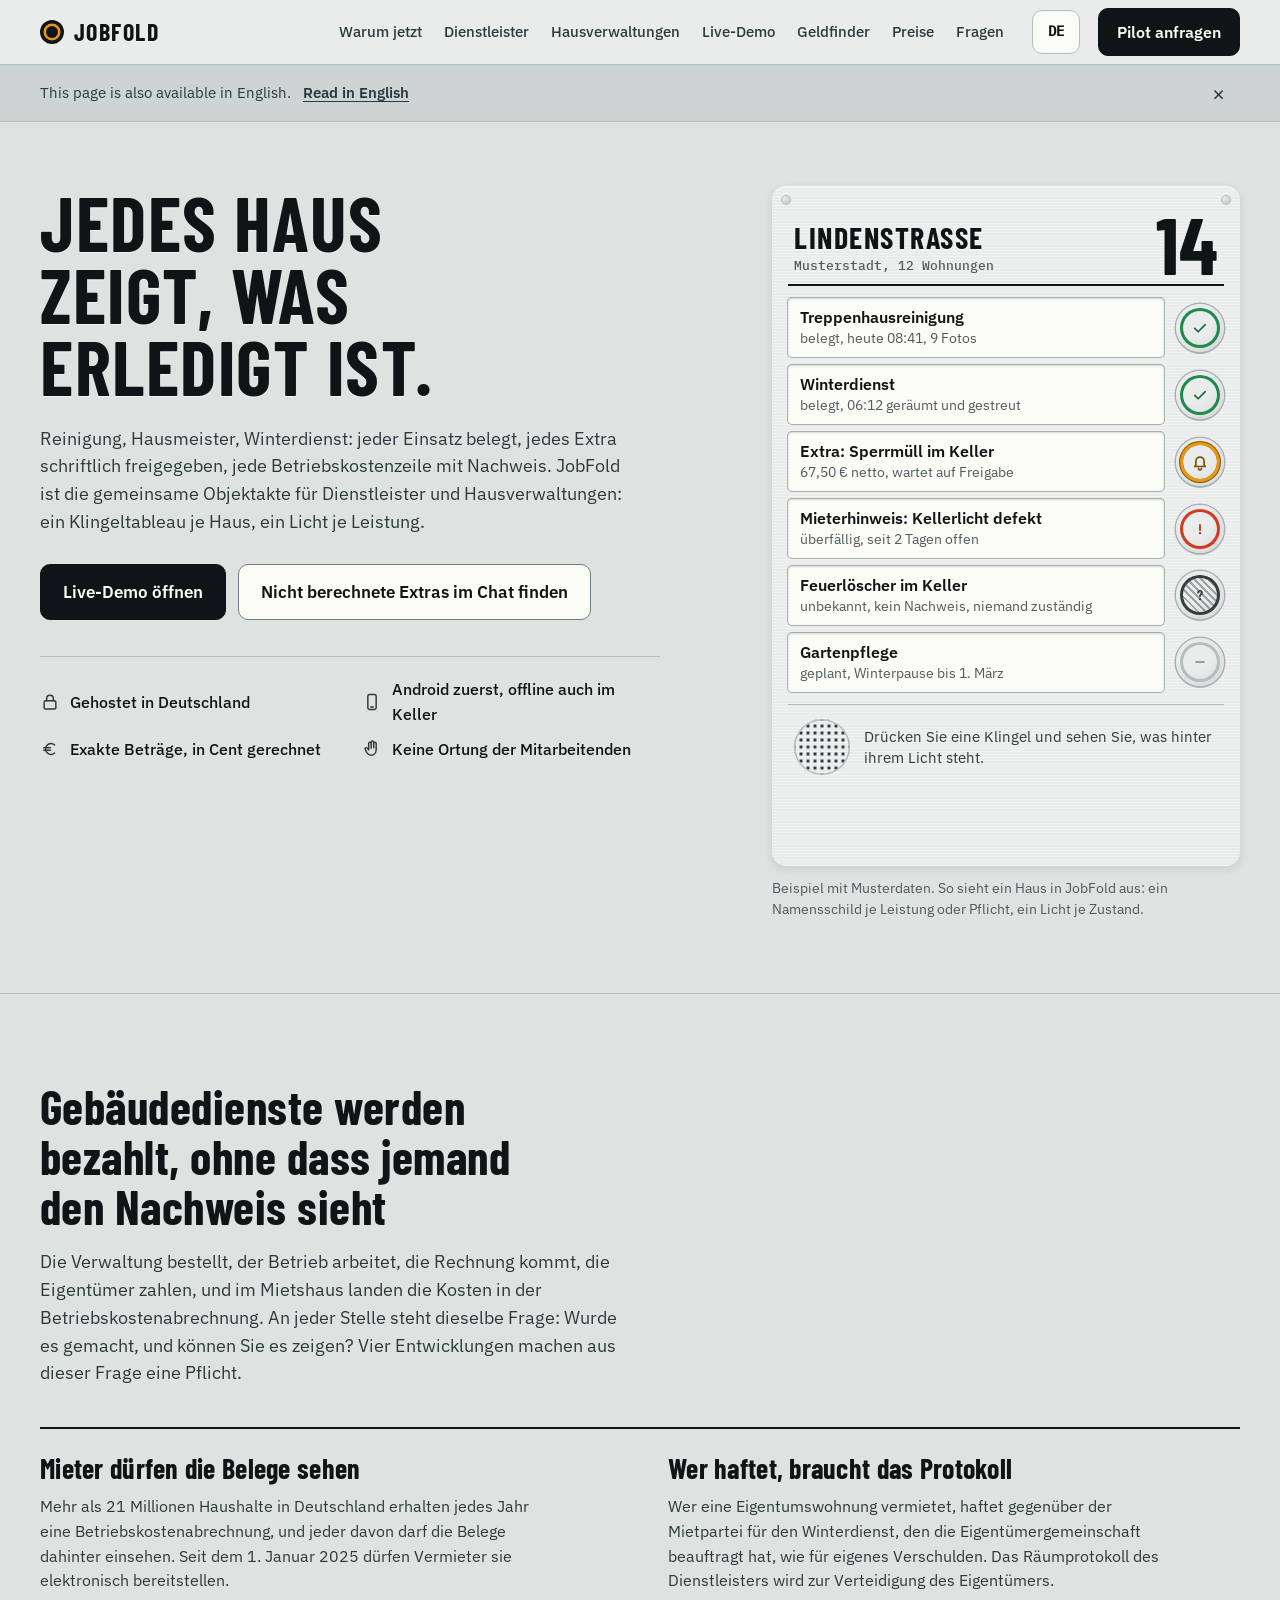
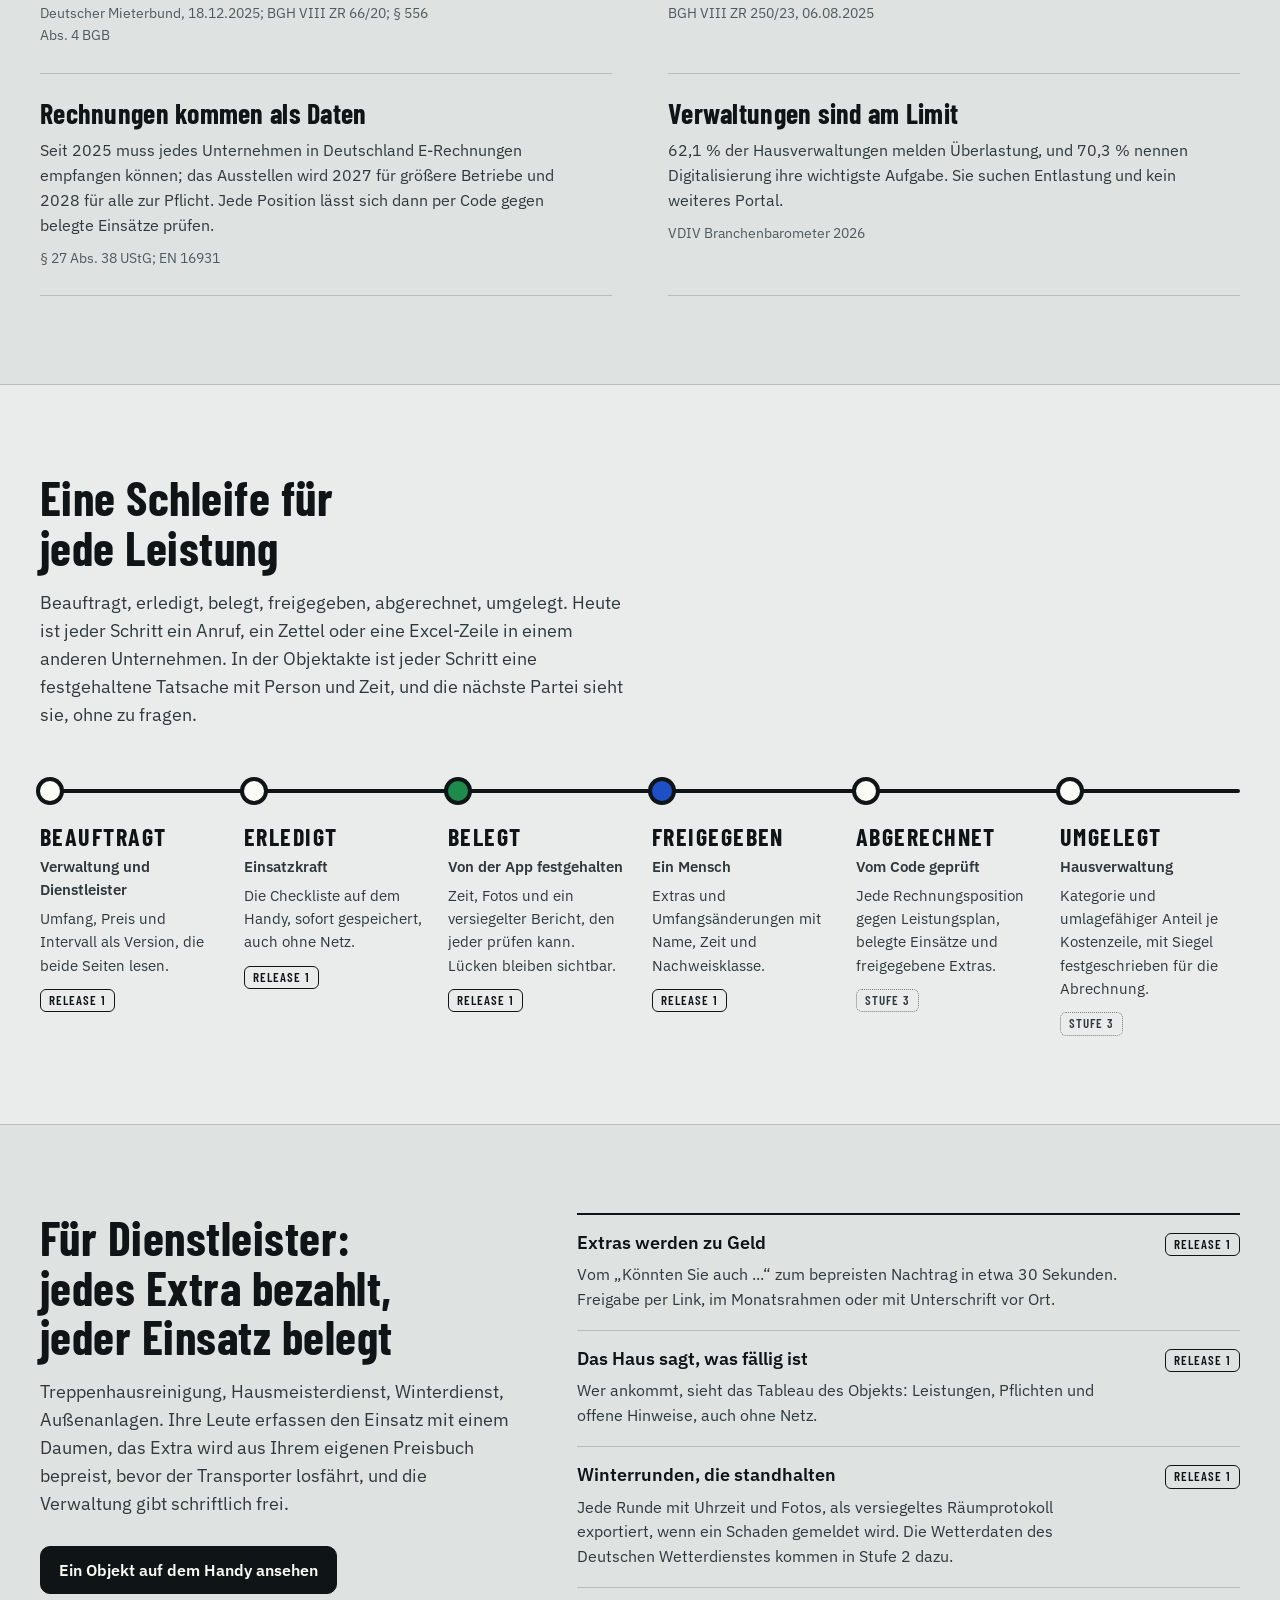
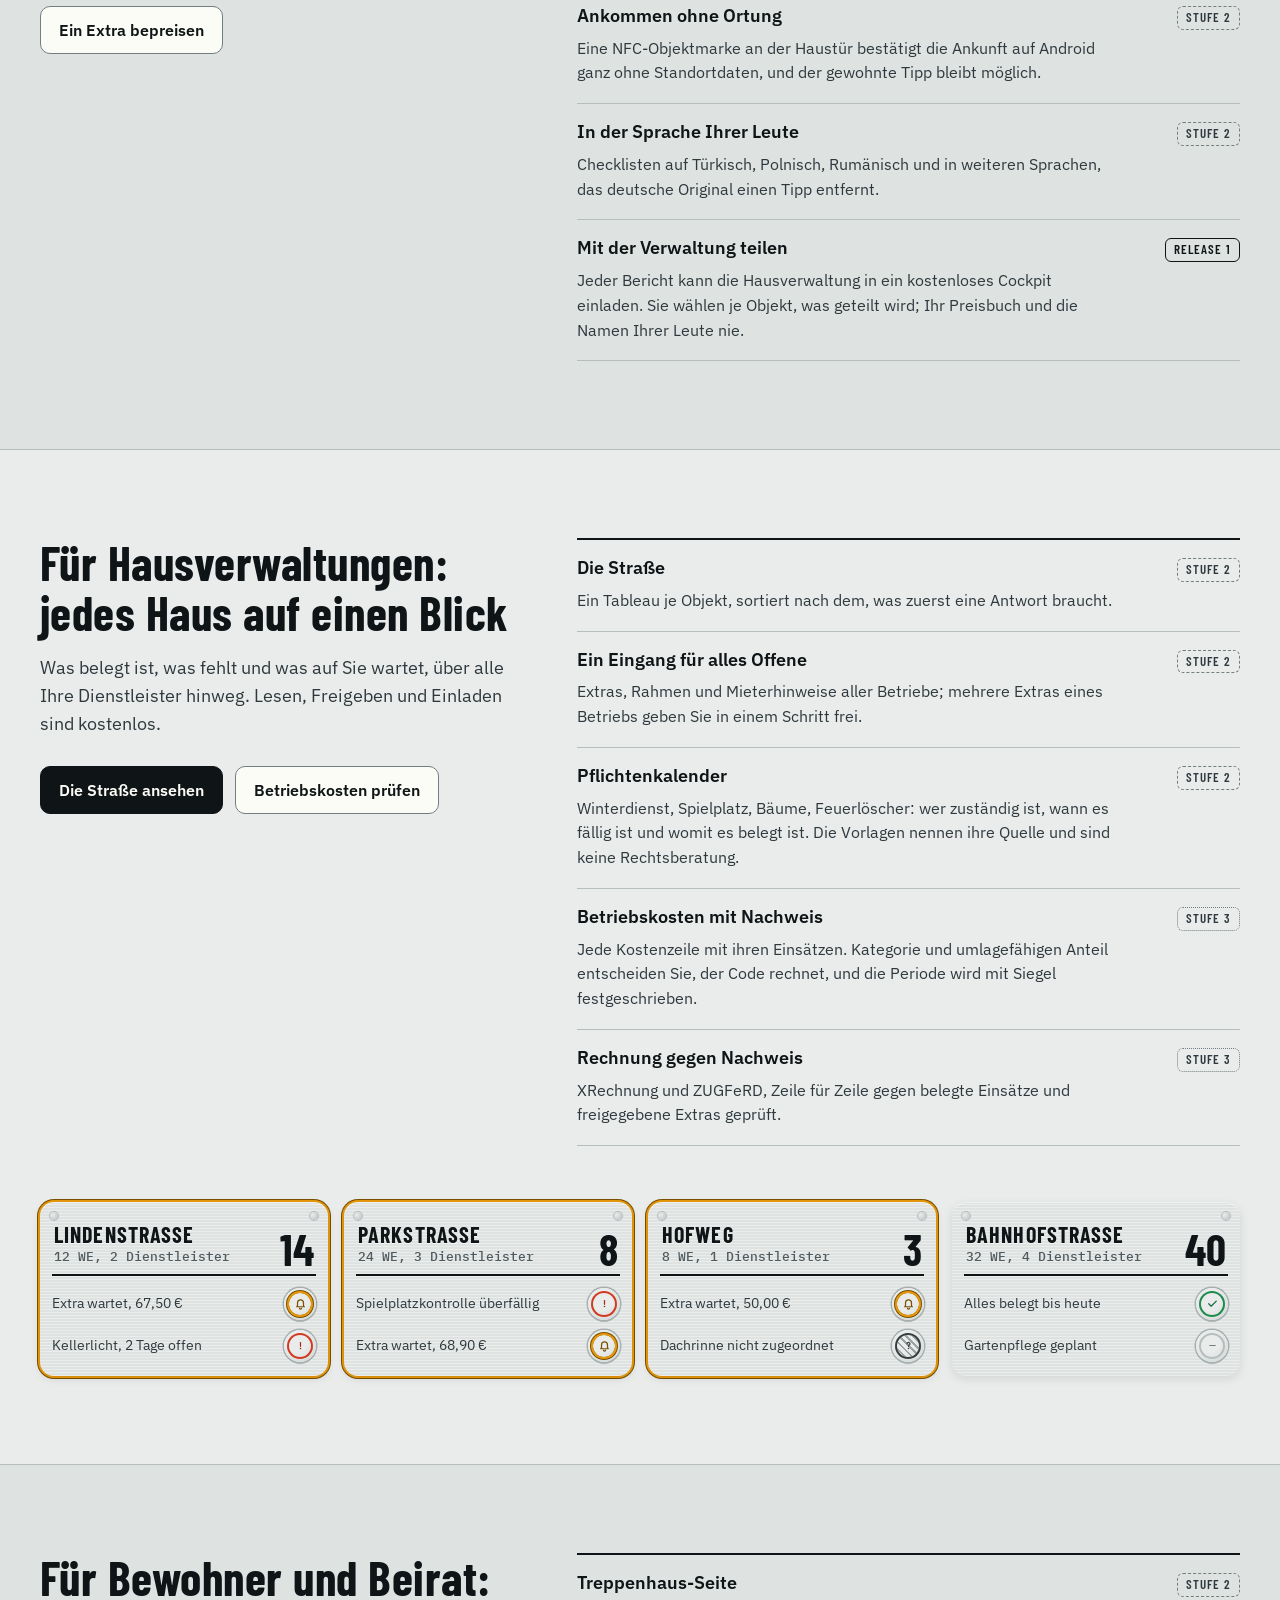
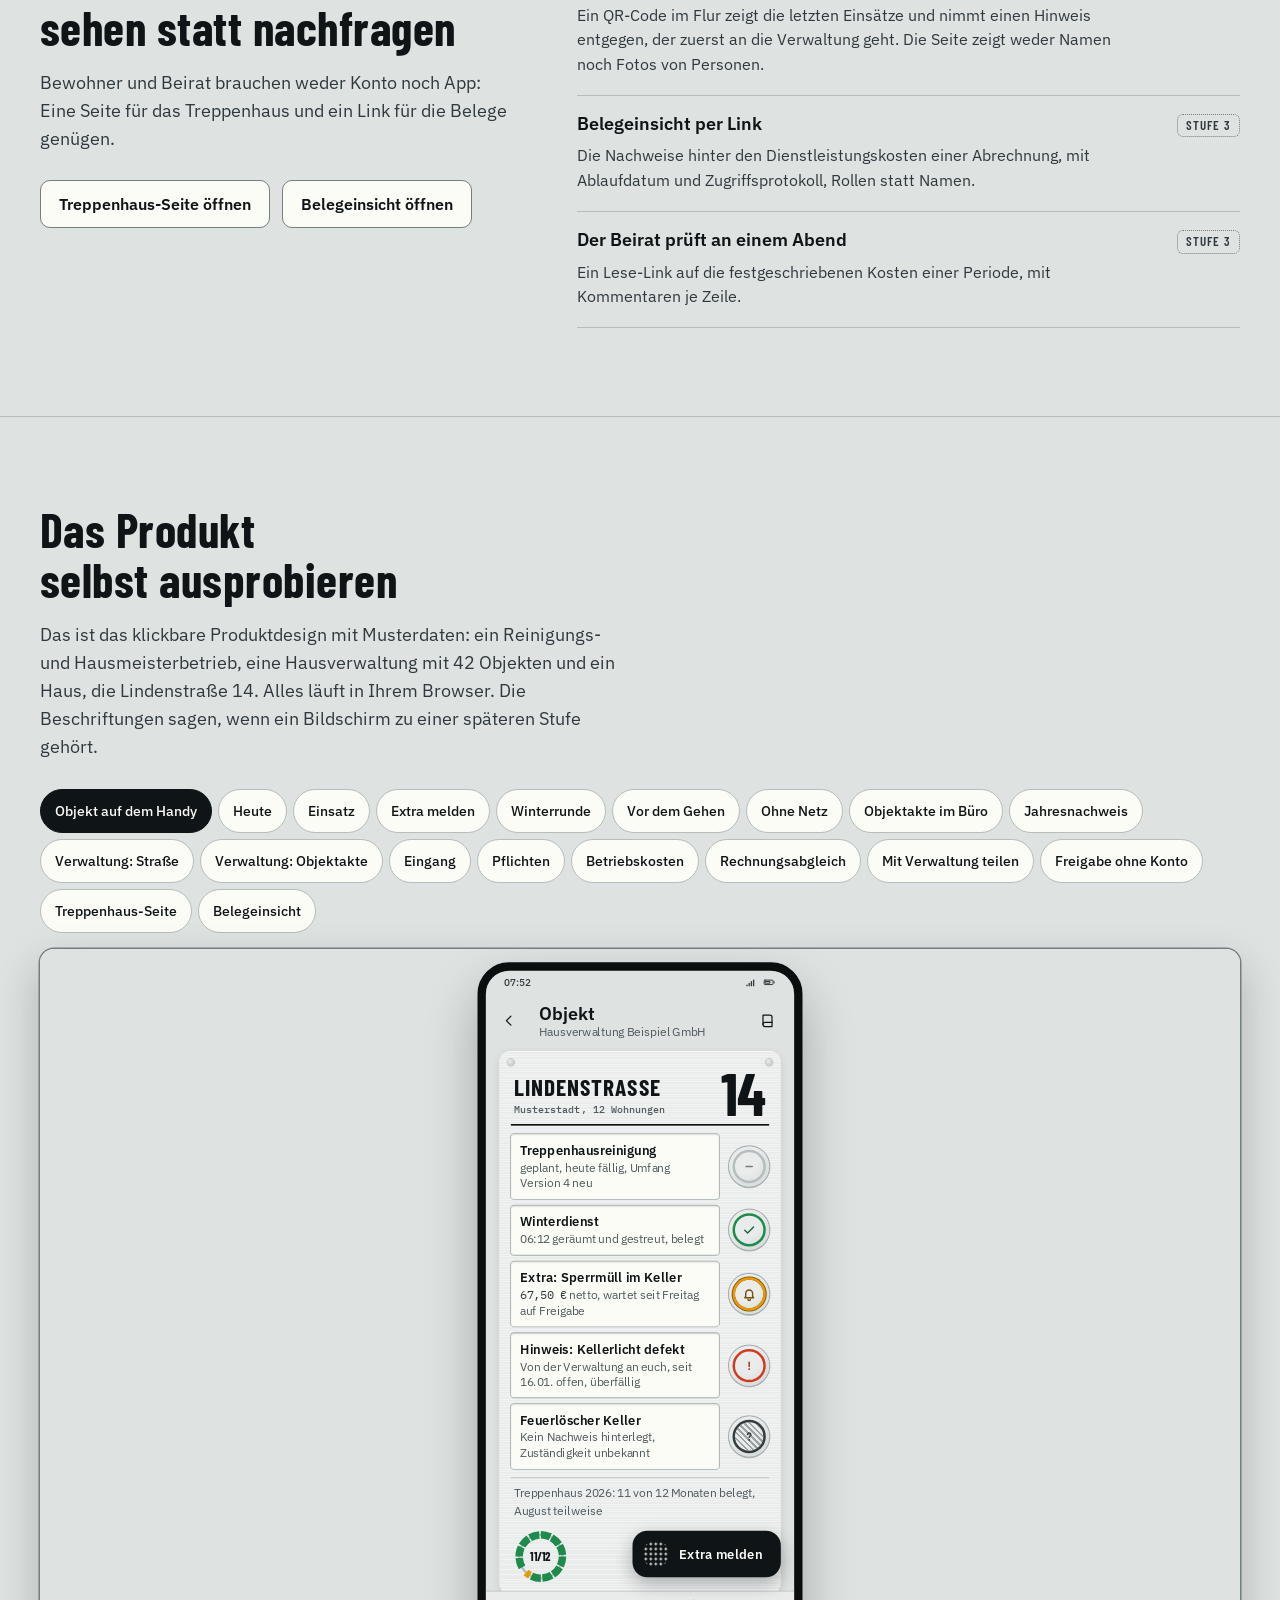
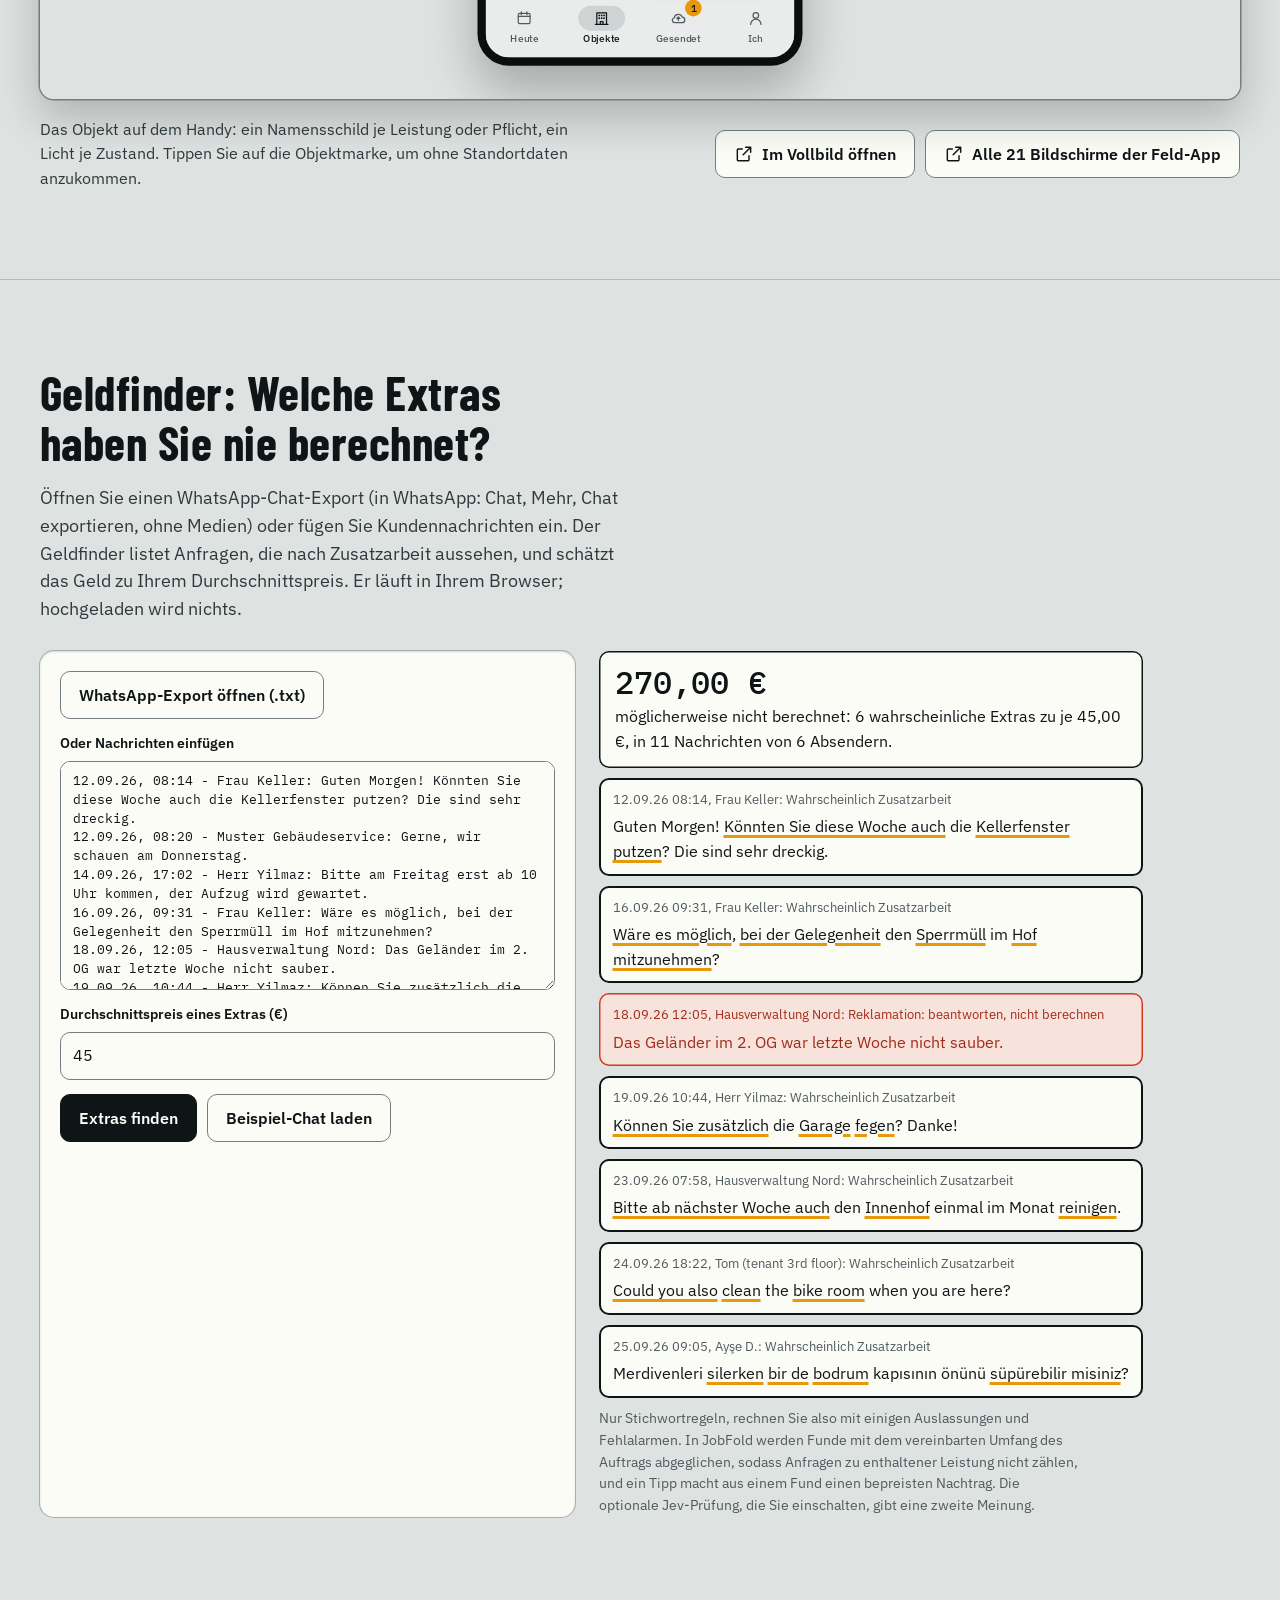
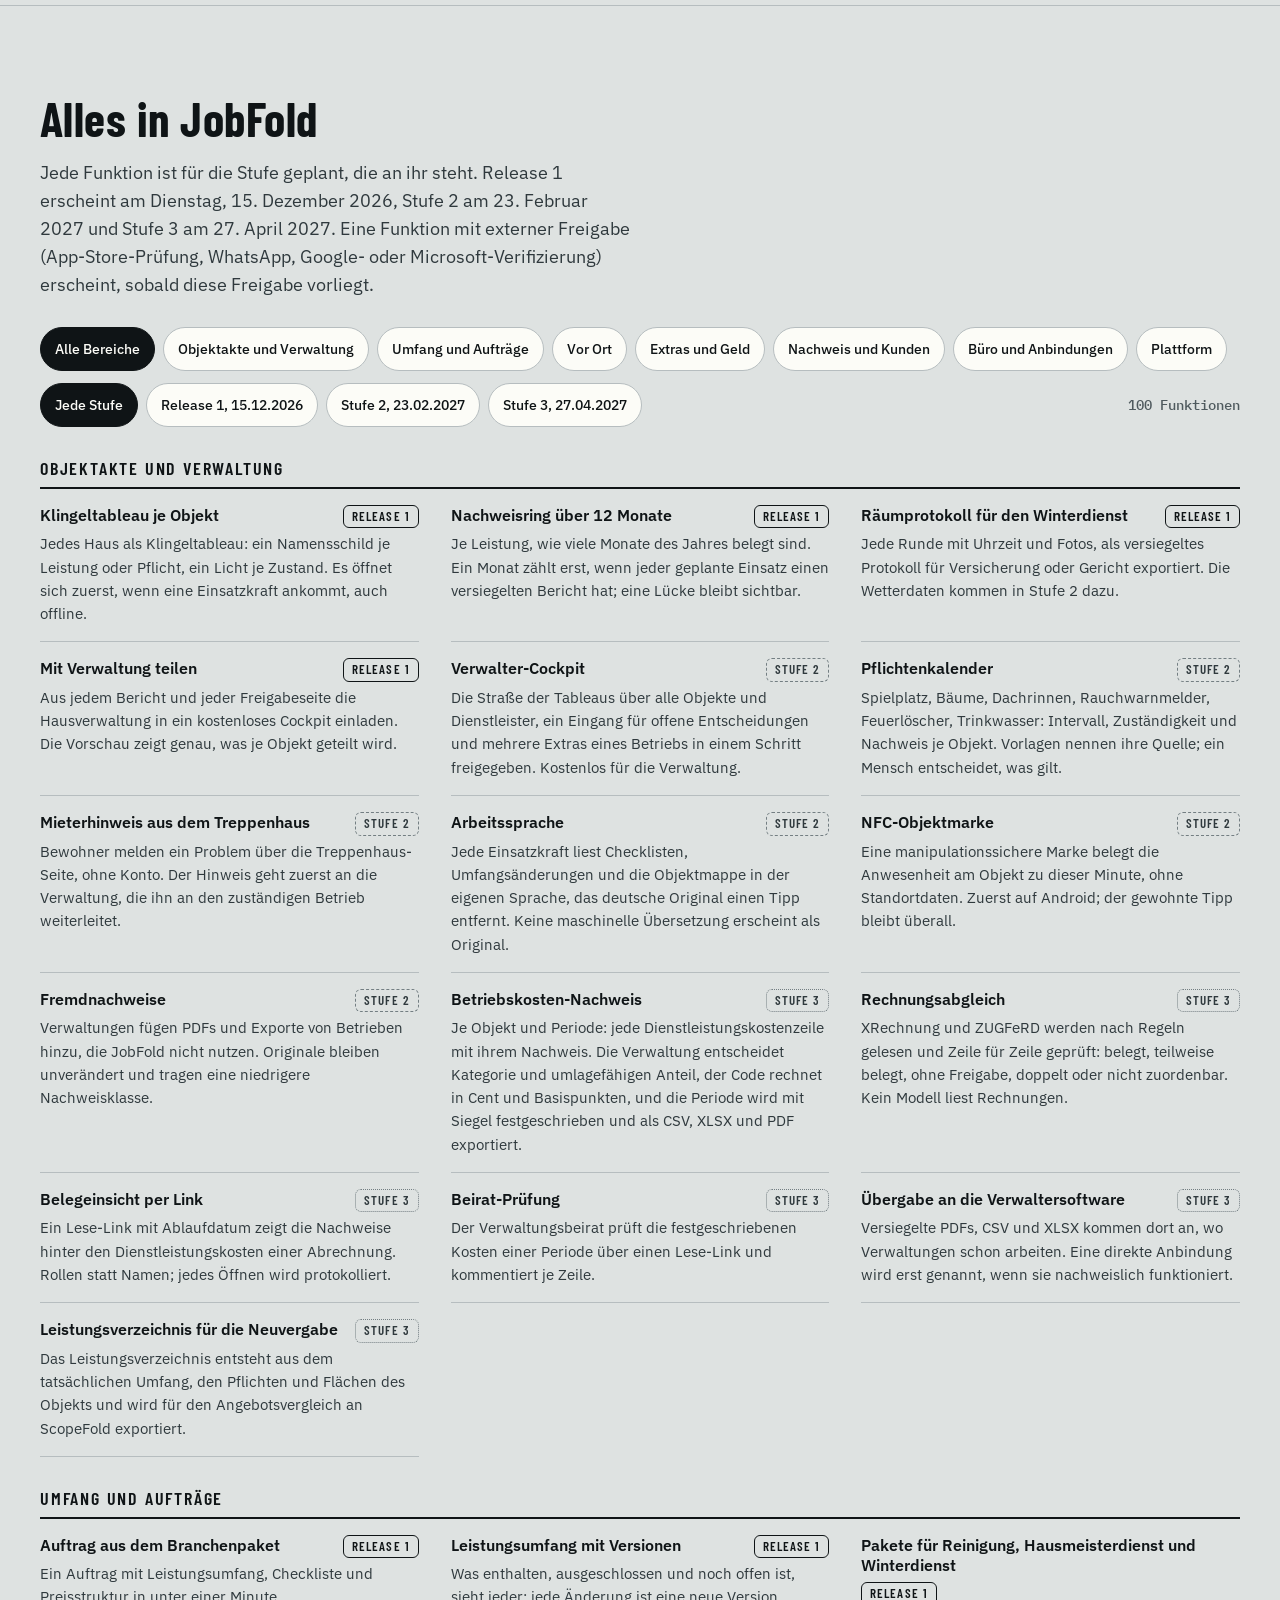
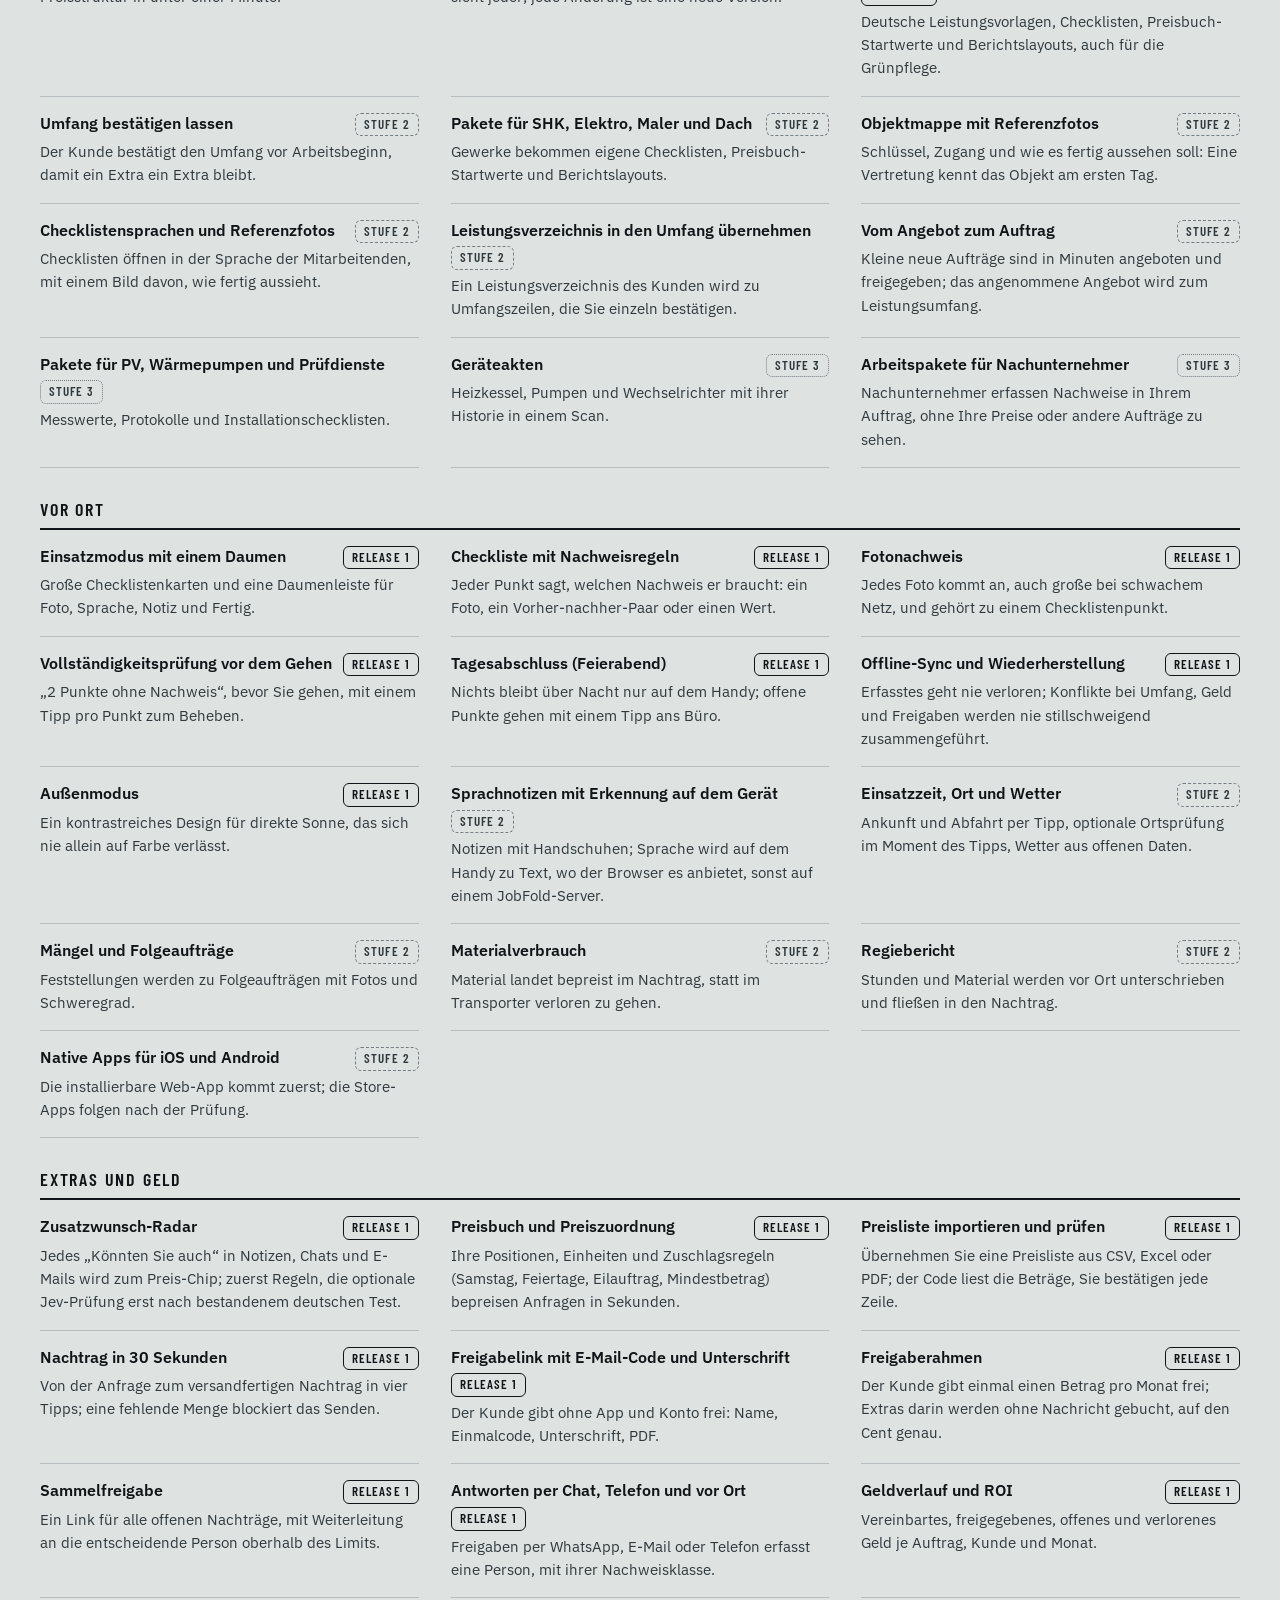
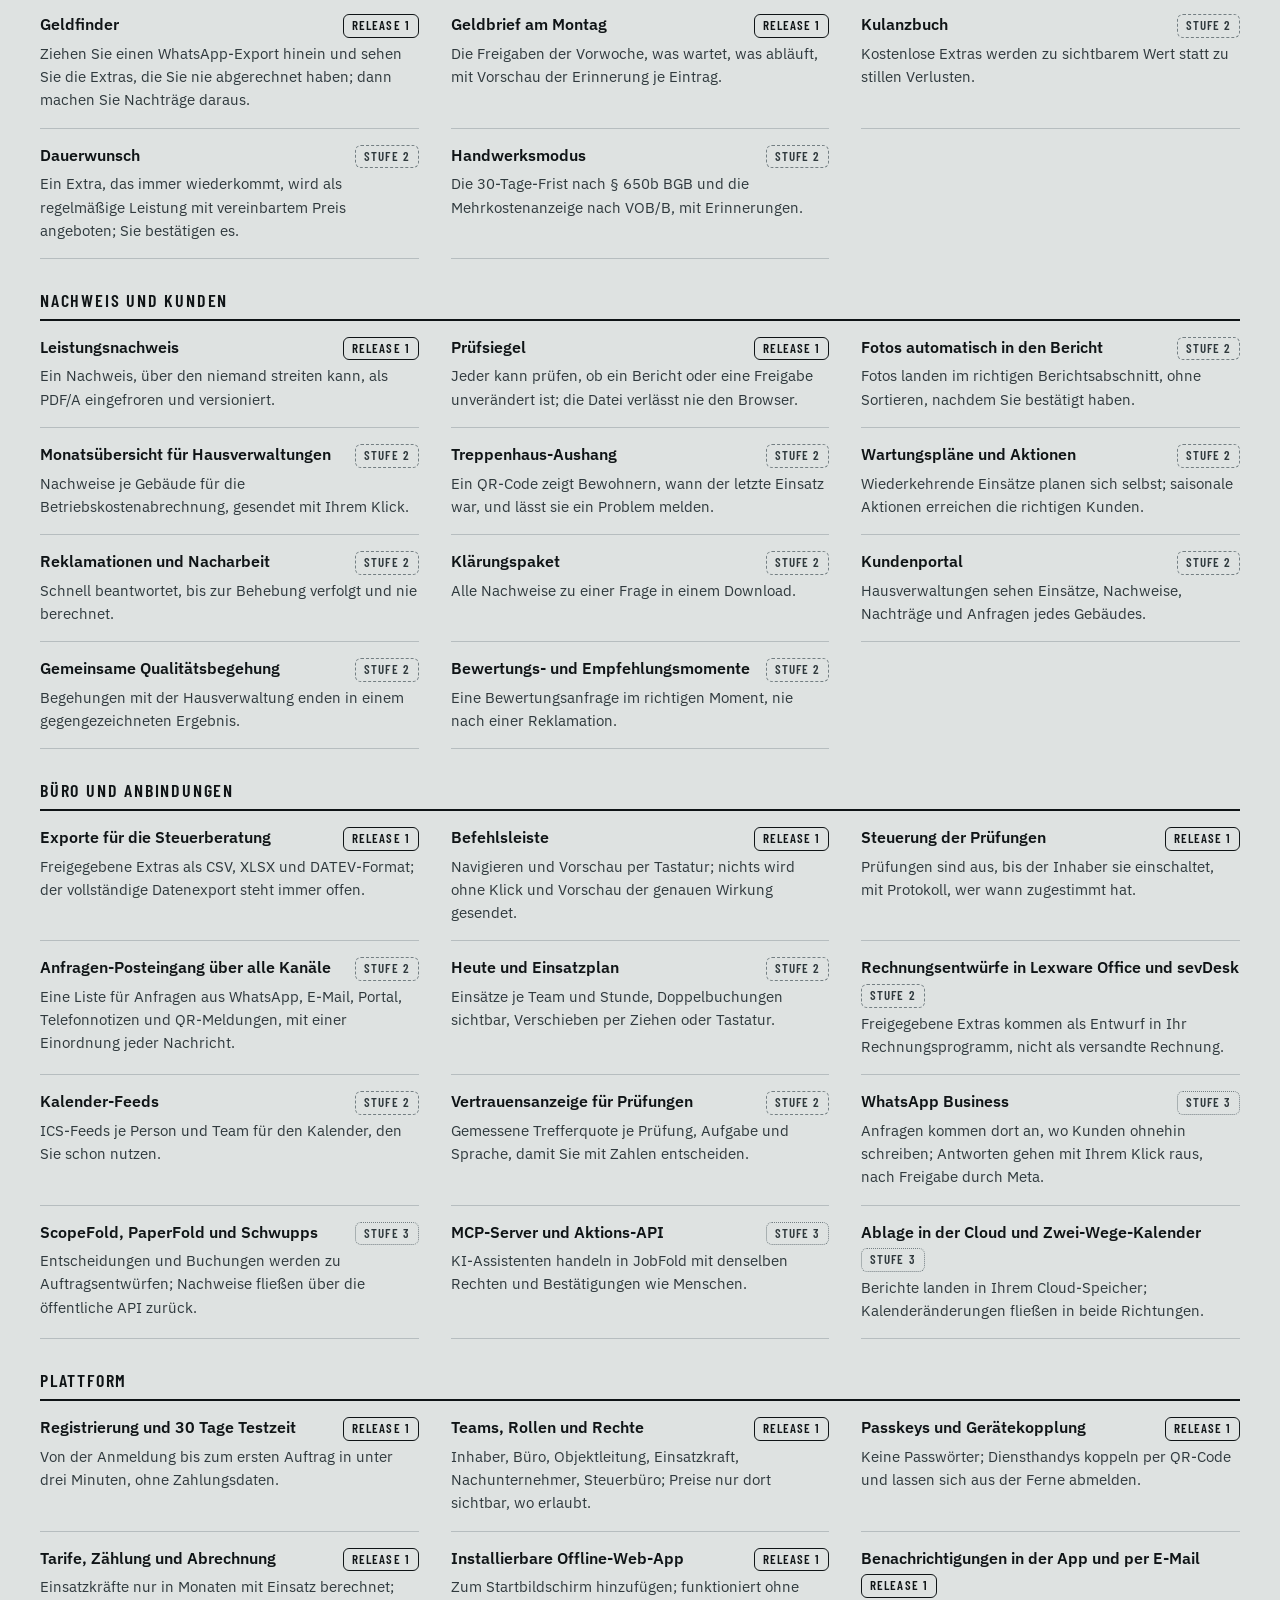
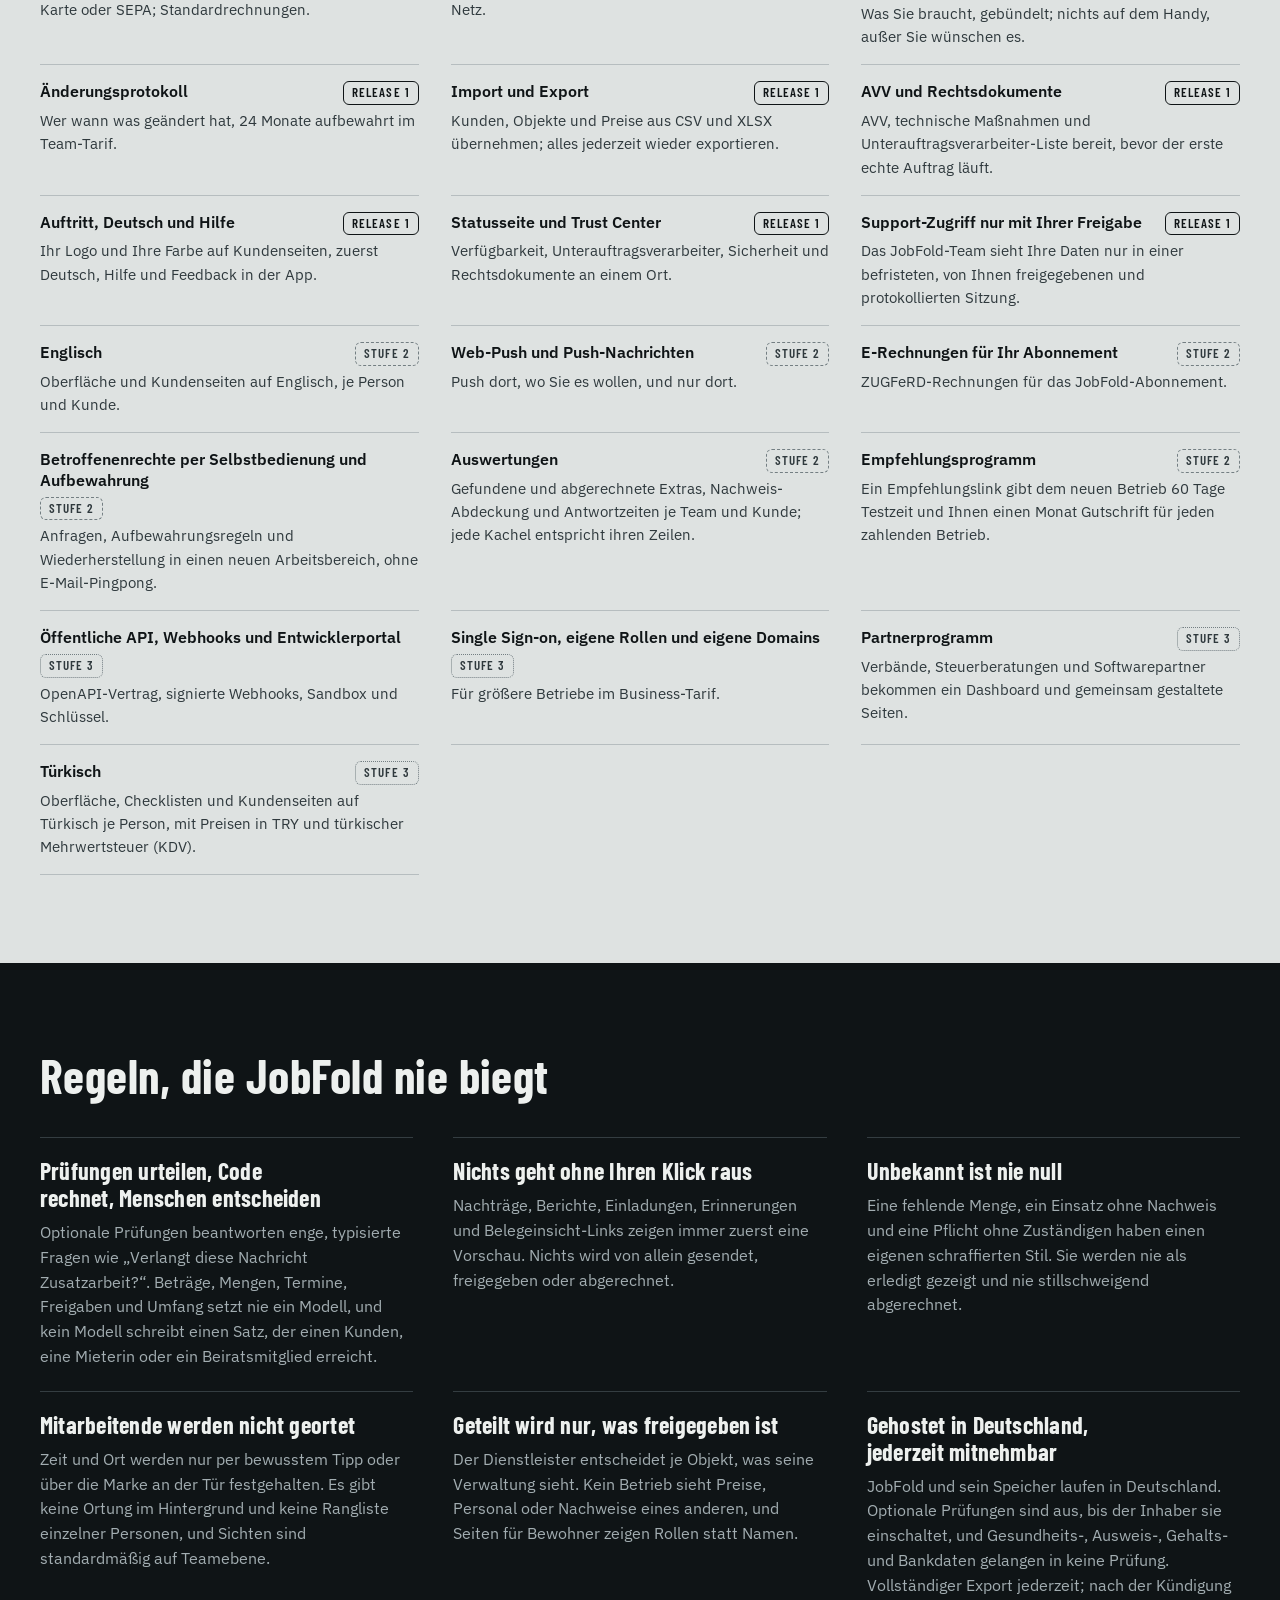
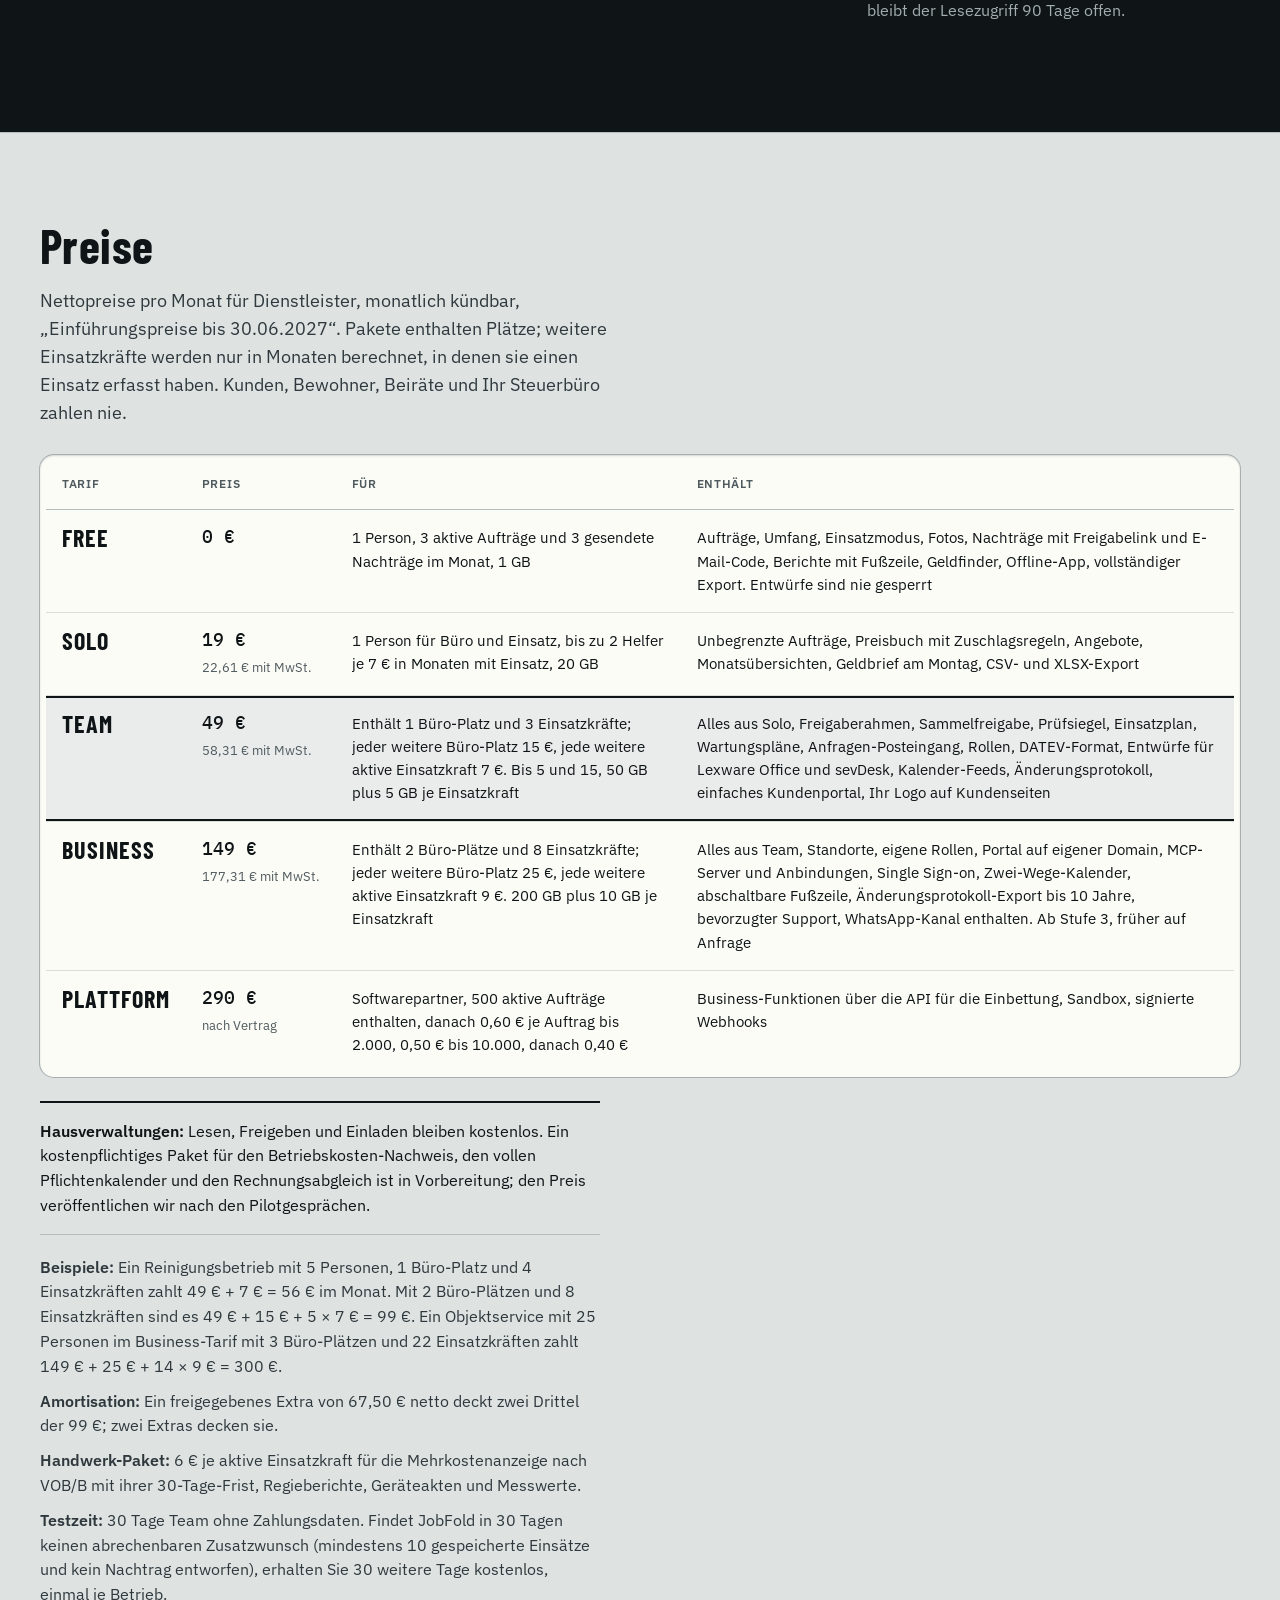
<file: de/index.html>
<!doctype html>
<!-- Generated by scripts/build_landing.py from content/site. Edit the sources, not this file. -->
<html lang="de">
<head>
  <meta charset="utf-8">
  <meta name="viewport" content="width=device-width, initial-scale=1, viewport-fit=cover">
  <meta name="color-scheme" content="light dark">
  <meta name="description" content="JobFold ist die gemeinsame Objektakte für Reinigungs-, Hausmeister- und Winterdienstbetriebe und ihre Hausverwaltungen: jeder Einsatz belegt, jedes Extra bepreist und schriftlich freigegeben, jede Betriebskostenzeile mit Nachweis.">
  <title>JobFold: Jedes Haus zeigt, was erledigt ist</title>
  <link rel="canonical" href="https://jobfold.eu/de">
  <link rel="alternate" hreflang="de" href="https://jobfold.eu/de">
  <link rel="alternate" hreflang="en" href="https://jobfold.eu/">
  <link rel="alternate" hreflang="tr" href="https://jobfold.eu/tr">
  <link rel="alternate" hreflang="x-default" href="https://jobfold.eu/">
  <link rel="icon" href="/site/icon.svg" type="image/svg+xml">
  <link rel="preload" href="/site/fonts/barlow-condensed-latin-700-normal.woff2" as="font" type="font/woff2" crossorigin>
  <link rel="preload" href="/site/fonts/ibm-plex-sans-latin-400-normal.woff2" as="font" type="font/woff2" crossorigin>
  <link rel="stylesheet" href="/site/fonts/fonts.css">
  <link rel="stylesheet" href="/landing.css">
  <script src="/landing-i18n-de.js" defer></script>
  <script src="/landing.js" defer></script>
</head>
<body>
<a class="skip" href="#main">Zum Inhalt springen</a>

<svg class="sprite" xmlns="http://www.w3.org/2000/svg" aria-hidden="true" focusable="false">
  <symbol id="i-check" viewBox="0 0 24 24"><path d="M5 12.5l4.5 4.5L19 7.5"/></symbol>
  <symbol id="i-bell" viewBox="0 0 24 24"><path d="M6.5 16v-5a5.5 5.5 0 0 1 11 0v5l1.5 2h-14z"/><path d="M10 20.5a2 2 0 0 0 4 0"/></symbol>
  <symbol id="i-alert" viewBox="0 0 24 24"><path d="M12 6.5v7"/><path d="M12 17.5h.01" stroke-width="3"/></symbol>
  <symbol id="i-question" viewBox="0 0 24 24"><path d="M9.3 9a2.7 2.7 0 1 1 3.8 2.5c-.7.3-1.1.9-1.1 1.7v.6"/><path d="M12 17.5h.01" stroke-width="3"/></symbol>
  <symbol id="i-pen" viewBox="0 0 24 24"><path d="M4.5 19.5l1-4L16 5a2.1 2.1 0 0 1 3 3L8.5 18.5z"/><path d="M14 7l3 3"/></symbol>
  <symbol id="i-dash" viewBox="0 0 24 24"><path d="M7 12h10"/></symbol>
  <symbol id="i-open" viewBox="0 0 24 24"><path d="M14 4h6v6M20 4l-9 9M18 14v5a1 1 0 0 1-1 1H5a1 1 0 0 1-1-1V7a1 1 0 0 1 1-1h5"/></symbol>
  <symbol id="i-phone" viewBox="0 0 24 24"><rect x="7" y="3" width="10" height="18" rx="2"/><path d="M10.5 18h3"/></symbol>
  <symbol id="i-lock" viewBox="0 0 24 24"><rect x="5" y="10.5" width="14" height="10" rx="1.5"/><path d="M8 10.5V8a4 4 0 0 1 8 0v2.5"/></symbol>
  <symbol id="i-euro" viewBox="0 0 24 24"><path d="M17.5 7.2A6.5 6.5 0 1 0 17.5 16.8"/><path d="M4.5 10.5h8M4.5 13.5h8"/></symbol>
  <symbol id="i-hand" viewBox="0 0 24 24"><path d="M8 13V5.5a1.5 1.5 0 0 1 3 0V11M11 10.5V4a1.5 1.5 0 0 1 3 0v6.5M14 10.5V5.5a1.5 1.5 0 0 1 3 0v7c0 4-2.5 7-6 7-2.4 0-4-1.2-5.2-3.2L4 12.8a1.5 1.5 0 0 1 2.4-1.8L8 13"/></symbol>
</svg>

<header class="site-header">
  <div class="wrap">
    <a class="brand" href="#top" aria-label="JobFold, zurück nach oben"><span class="brand-led" aria-hidden="true"></span>JobFold</a>
    <nav class="nav" aria-label="Abschnitte">
      <a href="#problem">Warum jetzt</a>
      <a href="#companies">Dienstleister</a>
      <a href="#managers">Hausverwaltungen</a>
      <a href="#demo">Live-Demo</a>
      <a href="#try">Geldfinder</a>
      <a href="#pricing">Preise</a>
      <a href="#faq">Fragen</a>
    </nav>
    <details class="langmenu">
      <summary aria-label="Sprache: Deutsch">DE</summary>
      <ul>
        <li><a href="/de" hreflang="de" lang="de" aria-current="true">Deutsch</a></li>
        <li><a href="/" hreflang="en" lang="en">English</a></li>
        <li><a href="/tr" hreflang="tr" lang="tr">Türkçe</a></li>
      </ul>
    </details>
    <a class="btn btn-primary" href="#pilot">Pilot anfragen</a>
  </div>
</header>
<div class="lang-hint" id="lang-hint" hidden>
  <div class="wrap"><span id="lang-hint-text"></span> <a id="lang-hint-link" href="/">&nbsp;</a><button type="button" class="lang-hint-close" id="lang-hint-close">&times;</button></div>
</div>

<main id="main">
  <section class="hero" id="top" aria-labelledby="hero-title">
    <div class="wrap hero-grid">
      <div class="hero-copy">
        <h1 id="hero-title">Jedes Haus zeigt, was erledigt ist.</h1>

        <p class="lead">Reinigung, Hausmeister, Winterdienst: jeder Einsatz belegt, jedes Extra schriftlich freigegeben, jede Betriebskostenzeile mit Nachweis. JobFold ist die gemeinsame Objektakte für Dienstleister und Hausverwaltungen: ein Klingeltableau je Haus, ein Licht je Leistung.</p>
        <div class="hero-actions">
          <a class="btn btn-primary btn-lg" href="#demo">Live-Demo öffnen</a>
          <a class="btn btn-lg" href="#try">Nicht berechnete Extras im Chat finden</a>
        </div>
        <ul class="facts" aria-label="Das Wichtigste">
          <li><svg class="i" aria-hidden="true"><use href="#i-lock"/></svg>Gehostet in Deutschland</li>
          <li><svg class="i" aria-hidden="true"><use href="#i-phone"/></svg>Android zuerst, offline auch im Keller</li>
          <li><svg class="i" aria-hidden="true"><use href="#i-euro"/></svg>Exakte Beträge, in Cent gerechnet</li>
          <li><svg class="i" aria-hidden="true"><use href="#i-hand"/></svg>Keine Ortung der Mitarbeitenden</li>
        </ul>
      </div>
      <figure class="hero-figure">
        <article class="tableau" aria-labelledby="panel-street panel-no" data-panel>
          <div class="t-head">
            <div><p class="t-street" id="panel-street">Lindenstraße</p><p class="t-city">Musterstadt, 12 Wohnungen</p></div>
            <p class="t-no" id="panel-no"><span class="sr">Hausnummer </span>14</p>
          </div>
          <ul class="t-rows">
            <li><button type="button" class="np" data-row aria-pressed="false" data-detail="Belegt: 6 von 6 Punkten der Checkliste, Bericht versiegelt, Prüfcode JF-7Q4M-2K."><span class="np-plate"><b>Treppenhausreinigung</b><span class="np-meta">belegt, heute 08:41, 9 Fotos</span></span><span class="led" data-s="ok" aria-hidden="true"><svg class="i"><use href="#i-check"/></svg></span></button></li>
            <li><button type="button" class="np" data-row aria-pressed="false" data-detail="Belegt: Runde 23 mit Uhrzeit, den Wetterdaten des Deutschen Wetterdienstes und 3 Fotos."><span class="np-plate"><b>Winterdienst</b><span class="np-meta">belegt, 06:12 geräumt und gestreut</span></span><span class="led" data-s="ok" aria-hidden="true"><svg class="i"><use href="#i-check"/></svg></span></button></li>
            <li><button type="button" class="np" data-row aria-pressed="false" data-detail="Wartet seit Freitag auf Frau Sommer von der Hausverwaltung. Der Preis kommt aus dem Preisbuch des Betriebs." data-approved-meta="67,50 € netto, freigegeben von Frau Sommer" data-approved-detail="Freigegeben von Frau Sommer, Montag 09:12, per Link mit Unterschrift. Blau steht allein für die Entscheidung eines Menschen."><span class="np-plate"><b>Extra: Sperrmüll im Keller</b><span class="np-meta">67,50 € netto, wartet auf Freigabe</span></span><span class="led" data-s="wait" aria-hidden="true"><svg class="i"><use href="#i-bell"/></svg></span></button></li>
            <li><button type="button" class="np" data-row aria-pressed="false" data-detail="Überfällig: am Samstag über die Treppenhaus-Seite gemeldet; die vereinbarte Reaktionszeit von 24 Stunden ist überschritten."><span class="np-plate"><b>Mieterhinweis: Kellerlicht defekt</b><span class="np-meta">überfällig, seit 2 Tagen offen</span></span><span class="led" data-s="stop" aria-hidden="true"><svg class="i"><use href="#i-alert"/></svg></span></button></li>
            <li><button type="button" class="np" data-row aria-pressed="false" data-detail="Unbekannt bleibt unbekannt: kein Nachweis hinterlegt, niemand zugeordnet. Es wird nie als erledigt gezeigt."><span class="np-plate"><b>Feuerlöscher im Keller</b><span class="np-meta">unbekannt, kein Nachweis, niemand zuständig</span></span><span class="led" data-s="unk" aria-hidden="true"><svg class="i"><use href="#i-question"/></svg></span></button></li>
            <li><button type="button" class="np" data-row aria-pressed="false" data-detail="Geplant: Der nächste Einsatz ist am 1. März. Ein unbeleuchteter Knopf heißt: nichts offen."><span class="np-plate"><b>Gartenpflege</b><span class="np-meta">geplant, Winterpause bis 1. März</span></span><span class="led" data-s="none" aria-hidden="true"><svg class="i"><use href="#i-dash"/></svg></span></button></li>
          </ul>
          <div class="t-foot">
            <span class="grille" aria-hidden="true"></span>
            <p class="t-status" data-panel-status aria-live="polite">Drücken Sie eine Klingel und sehen Sie, was hinter ihrem Licht steht.</p>
            <button type="button" class="btn btn-sign" data-panel-approve hidden><svg class="i" aria-hidden="true"><use href="#i-pen"/></svg>Als Frau Sommer freigeben</button>
          </div>
        </article>
        <figcaption>Beispiel mit Musterdaten. So sieht ein Haus in JobFold aus: ein Namensschild je Leistung oder Pflicht, ein Licht je Zustand.</figcaption>
      </figure>
    </div>
  </section>

  <section class="block" id="problem" aria-labelledby="problem-title">
    <div class="wrap">
      <h2 id="problem-title">Gebäudedienste werden bezahlt, ohne dass jemand den Nachweis sieht</h2>
      <p class="lead">Die Verwaltung bestellt, der Betrieb arbeitet, die Rechnung kommt, die Eigentümer zahlen, und im Mietshaus landen die Kosten in der Betriebskostenabrechnung. An jeder Stelle steht dieselbe Frage: Wurde es gemacht, und können Sie es zeigen? Vier Entwicklungen machen aus dieser Frage eine Pflicht.</p>
      <div class="forces">
        <article class="force">
          <h3>Mieter dürfen die Belege sehen</h3>
          <p>Mehr als 21 Millionen Haushalte in Deutschland erhalten jedes Jahr eine Betriebskostenabrechnung, und jeder davon darf die Belege dahinter einsehen. Seit dem 1. Januar 2025 dürfen Vermieter sie elektronisch bereitstellen.</p>
          <p class="source">Deutscher Mieterbund, 18.12.2025; BGH VIII ZR 66/20; § 556 Abs. 4 BGB</p>
        </article>
        <article class="force">
          <h3>Wer haftet, braucht das Protokoll</h3>
          <p>Wer eine Eigentumswohnung vermietet, haftet gegenüber der Mietpartei für den Winterdienst, den die Eigentümergemeinschaft beauftragt hat, wie für eigenes Verschulden. Das Räumprotokoll des Dienstleisters wird zur Verteidigung des Eigentümers.</p>
          <p class="source">BGH VIII ZR 250/23, 06.08.2025</p>
        </article>
        <article class="force">
          <h3>Rechnungen kommen als Daten</h3>
          <p>Seit 2025 muss jedes Unternehmen in Deutschland E-Rechnungen empfangen können; das Ausstellen wird 2027 für größere Betriebe und 2028 für alle zur Pflicht. Jede Position lässt sich dann per Code gegen belegte Einsätze prüfen.</p>
          <p class="source">§ 27 Abs. 38 UStG; EN 16931</p>
        </article>
        <article class="force">
          <h3>Verwaltungen sind am Limit</h3>
          <p>62,1 % der Hausverwaltungen melden Überlastung, und 70,3 % nennen Digitalisierung ihre wichtigste Aufgabe. Sie suchen Entlastung und kein weiteres Portal.</p>
          <p class="source">VDIV Branchenbarometer 2026</p>
        </article>
      </div>
    </div>
  </section>

  <section class="block block-loop" id="how" aria-labelledby="loop-title">
    <div class="wrap">
      <h2 id="loop-title">Eine Schleife für jede Leistung</h2>
      <p class="lead">Beauftragt, erledigt, belegt, freigegeben, abgerechnet, umgelegt. Heute ist jeder Schritt ein Anruf, ein Zettel oder eine Excel-Zeile in einem anderen Unternehmen. In der Objektakte ist jeder Schritt eine festgehaltene Tatsache mit Person und Zeit, und die nächste Partei sieht sie, ohne zu fragen.</p>
      <ol class="loop">
        <li><h3>beauftragt</h3><p class="loop-who">Verwaltung und Dienstleister</p><p>Umfang, Preis und Intervall als Version, die beide Seiten lesen.</p><span class="wave" data-release="1">Release 1</span></li>
        <li><h3>erledigt</h3><p class="loop-who">Einsatzkraft</p><p>Die Checkliste auf dem Handy, sofort gespeichert, auch ohne Netz.</p><span class="wave" data-release="1">Release 1</span></li>
        <li><h3>belegt</h3><p class="loop-who">Von der App festgehalten</p><p>Zeit, Fotos und ein versiegelter Bericht, den jeder prüfen kann. Lücken bleiben sichtbar.</p><span class="wave" data-release="1">Release 1</span></li>
        <li><h3>freigegeben</h3><p class="loop-who">Ein Mensch</p><p>Extras und Umfangsänderungen mit Name, Zeit und Nachweisklasse.</p><span class="wave" data-release="1">Release 1</span></li>
        <li><h3>abgerechnet</h3><p class="loop-who">Vom Code geprüft</p><p>Jede Rechnungsposition gegen Leistungsplan, belegte Einsätze und freigegebene Extras.</p><span class="wave" data-release="3">Stufe 3</span></li>
        <li><h3>umgelegt</h3><p class="loop-who">Hausverwaltung</p><p>Kategorie und umlagefähiger Anteil je Kostenzeile, mit Siegel festgeschrieben für die Abrechnung.</p><span class="wave" data-release="3">Stufe 3</span></li>
      </ol>
    </div>
  </section>

  <section class="block" id="companies" aria-labelledby="companies-title">
    <div class="wrap party">
      <div class="party-copy">
        <h2 id="companies-title">Für Dienstleister: jedes Extra bezahlt, jeder Einsatz belegt</h2>
        <p class="lead">Treppenhausreinigung, Hausmeisterdienst, Winterdienst, Außenanlagen. Ihre Leute erfassen den Einsatz mit einem Daumen, das Extra wird aus Ihrem eigenen Preisbuch bepreist, bevor der Transporter losfährt, und die Verwaltung gibt schriftlich frei.</p>
        <div class="hero-actions">
          <button type="button" class="btn btn-primary" data-demo="objekt">Ein Objekt auf dem Handy ansehen</button>
          <button type="button" class="btn" data-demo="extra">Ein Extra bepreisen</button>
        </div>
      </div>
      <ul class="points">
        <li><div class="point-head"><h3>Extras werden zu Geld</h3><span class="wave" data-release="1">Release 1</span></div><p>Vom „Könnten Sie auch ...“ zum bepreisten Nachtrag in etwa 30 Sekunden. Freigabe per Link, im Monatsrahmen oder mit Unterschrift vor Ort.</p></li>
        <li><div class="point-head"><h3>Das Haus sagt, was fällig ist</h3><span class="wave" data-release="1">Release 1</span></div><p>Wer ankommt, sieht das Tableau des Objekts: Leistungen, Pflichten und offene Hinweise, auch ohne Netz.</p></li>
        <li><div class="point-head"><h3>Winterrunden, die standhalten</h3><span class="wave" data-release="1">Release 1</span></div><p>Jede Runde mit Uhrzeit und Fotos, als versiegeltes Räumprotokoll exportiert, wenn ein Schaden gemeldet wird. Die Wetterdaten des Deutschen Wetterdienstes kommen in Stufe 2 dazu.</p></li>
        <li><div class="point-head"><h3>Ankommen ohne Ortung</h3><span class="wave" data-release="2">Stufe 2</span></div><p>Eine NFC-Objektmarke an der Haustür bestätigt die Ankunft auf Android ganz ohne Standortdaten, und der gewohnte Tipp bleibt möglich.</p></li>
        <li><div class="point-head"><h3>In der Sprache Ihrer Leute</h3><span class="wave" data-release="2">Stufe 2</span></div><p>Checklisten auf Türkisch, Polnisch, Rumänisch und in weiteren Sprachen, das deutsche Original einen Tipp entfernt.</p></li>
        <li><div class="point-head"><h3>Mit der Verwaltung teilen</h3><span class="wave" data-release="1">Release 1</span></div><p>Jeder Bericht kann die Hausverwaltung in ein kostenloses Cockpit einladen. Sie wählen je Objekt, was geteilt wird; Ihr Preisbuch und die Namen Ihrer Leute nie.</p></li>
      </ul>
    </div>
  </section>

  <section class="block block-street" id="managers" aria-labelledby="managers-title">
    <div class="wrap">
      <div class="party">
        <div class="party-copy">
          <h2 id="managers-title">Für Hausverwaltungen: jedes Haus auf einen Blick</h2>
          <p class="lead">Was belegt ist, was fehlt und was auf Sie wartet, über alle Ihre Dienstleister hinweg. Lesen, Freigeben und Einladen sind kostenlos.</p>
          <div class="hero-actions">
            <button type="button" class="btn btn-primary" data-demo="strasse">Die Straße ansehen</button>
            <button type="button" class="btn" data-demo="kosten">Betriebskosten prüfen</button>
          </div>
        </div>
        <ul class="points">
        <li><div class="point-head"><h3>Die Straße</h3><span class="wave" data-release="2">Stufe 2</span></div><p>Ein Tableau je Objekt, sortiert nach dem, was zuerst eine Antwort braucht.</p></li>
        <li><div class="point-head"><h3>Ein Eingang für alles Offene</h3><span class="wave" data-release="2">Stufe 2</span></div><p>Extras, Rahmen und Mieterhinweise aller Betriebe; mehrere Extras eines Betriebs geben Sie in einem Schritt frei.</p></li>
        <li><div class="point-head"><h3>Pflichtenkalender</h3><span class="wave" data-release="2">Stufe 2</span></div><p>Winterdienst, Spielplatz, Bäume, Feuerlöscher: wer zuständig ist, wann es fällig ist und womit es belegt ist. Die Vorlagen nennen ihre Quelle und sind keine Rechtsberatung.</p></li>
        <li><div class="point-head"><h3>Betriebskosten mit Nachweis</h3><span class="wave" data-release="3">Stufe 3</span></div><p>Jede Kostenzeile mit ihren Einsätzen. Kategorie und umlagefähigen Anteil entscheiden Sie, der Code rechnet, und die Periode wird mit Siegel festgeschrieben.</p></li>
        <li><div class="point-head"><h3>Rechnung gegen Nachweis</h3><span class="wave" data-release="3">Stufe 3</span></div><p>XRechnung und ZUGFeRD, Zeile für Zeile gegen belegte Einsätze und freigegebene Extras geprüft.</p></li>
        </ul>
      </div>
      <ul class="street" aria-label="Beispielbestand: vier Objekte mit ihren Zustandslichtern">
        <li class="tableau mini rings"><div class="t-head"><div><p class="t-street">Lindenstraße</p><p class="t-city">12 WE, 2 Dienstleister</p></div><p class="t-no">14</p></div><ul class="mini-lights"><li><span>Extra wartet, 67,50 €</span><span class="led sm" data-s="wait" aria-hidden="true"><svg class="i"><use href="#i-bell"/></svg></span></li><li><span>Kellerlicht, 2 Tage offen</span><span class="led sm" data-s="stop" aria-hidden="true"><svg class="i"><use href="#i-alert"/></svg></span></li></ul></li>
        <li class="tableau mini rings"><div class="t-head"><div><p class="t-street">Parkstraße</p><p class="t-city">24 WE, 3 Dienstleister</p></div><p class="t-no">8</p></div><ul class="mini-lights"><li><span>Spielplatzkontrolle überfällig</span><span class="led sm" data-s="stop" aria-hidden="true"><svg class="i"><use href="#i-alert"/></svg></span></li><li><span>Extra wartet, 68,90 €</span><span class="led sm" data-s="wait" aria-hidden="true"><svg class="i"><use href="#i-bell"/></svg></span></li></ul></li>
        <li class="tableau mini rings"><div class="t-head"><div><p class="t-street">Hofweg</p><p class="t-city">8 WE, 1 Dienstleister</p></div><p class="t-no">3</p></div><ul class="mini-lights"><li><span>Extra wartet, 50,00 €</span><span class="led sm" data-s="wait" aria-hidden="true"><svg class="i"><use href="#i-bell"/></svg></span></li><li><span>Dachrinne nicht zugeordnet</span><span class="led sm" data-s="unk" aria-hidden="true"><svg class="i"><use href="#i-question"/></svg></span></li></ul></li>
        <li class="tableau mini"><div class="t-head"><div><p class="t-street">Bahnhofstraße</p><p class="t-city">32 WE, 4 Dienstleister</p></div><p class="t-no">40</p></div><ul class="mini-lights"><li><span>Alles belegt bis heute</span><span class="led sm" data-s="ok" aria-hidden="true"><svg class="i"><use href="#i-check"/></svg></span></li><li><span>Gartenpflege geplant</span><span class="led sm" data-s="none" aria-hidden="true"><svg class="i"><use href="#i-dash"/></svg></span></li></ul></li>
      </ul>
    </div>
  </section>

  <section class="block" id="residents" aria-labelledby="residents-title">
    <div class="wrap party">
      <div class="party-copy">
        <h2 id="residents-title">Für Bewohner und Beirat: sehen statt nachfragen</h2>
        <p class="lead">Bewohner und Beirat brauchen weder Konto noch App: Eine Seite für das Treppenhaus und ein Link für die Belege genügen.</p>
        <div class="hero-actions">
          <button type="button" class="btn" data-demo="treppenhaus">Treppenhaus-Seite öffnen</button>
          <button type="button" class="btn" data-demo="belegeinsicht">Belegeinsicht öffnen</button>
        </div>
      </div>
      <ul class="points">
        <li><div class="point-head"><h3>Treppenhaus-Seite</h3><span class="wave" data-release="2">Stufe 2</span></div><p>Ein QR-Code im Flur zeigt die letzten Einsätze und nimmt einen Hinweis entgegen, der zuerst an die Verwaltung geht. Die Seite zeigt weder Namen noch Fotos von Personen.</p></li>
        <li><div class="point-head"><h3>Belegeinsicht per Link</h3><span class="wave" data-release="3">Stufe 3</span></div><p>Die Nachweise hinter den Dienstleistungskosten einer Abrechnung, mit Ablaufdatum und Zugriffsprotokoll, Rollen statt Namen.</p></li>
        <li><div class="point-head"><h3>Der Beirat prüft an einem Abend</h3><span class="wave" data-release="3">Stufe 3</span></div><p>Ein Lese-Link auf die festgeschriebenen Kosten einer Periode, mit Kommentaren je Zeile.</p></li>
      </ul>
    </div>
  </section>

  <section class="block block-demo" id="demo" aria-labelledby="demo-title">
    <div class="wrap">
      <h2 id="demo-title">Das Produkt selbst ausprobieren</h2>
      <p class="lead">Das ist das klickbare Produktdesign mit Musterdaten: ein Reinigungs- und Hausmeisterbetrieb, eine Hausverwaltung mit 42 Objekten und ein Haus, die Lindenstraße 14. Alles läuft in Ihrem Browser. Die Beschriftungen sagen, wenn ein Bildschirm zu einer späteren Stufe gehört.</p>
      <div class="demo-tabs" role="tablist" aria-label="Demo-Bildschirme">
        <button type="button" role="tab" aria-selected="true" data-screen="objekt" data-caption="Das Objekt auf dem Handy: ein Namensschild je Leistung oder Pflicht, ein Licht je Zustand. Tippen Sie auf die Objektmarke, um ohne Standortdaten anzukommen.">Objekt auf dem Handy</button>
        <button type="button" role="tab" aria-selected="false" data-screen="heute" data-caption="Heute: die Route als eine Linie. Jede Station trägt das Licht ihres Objekts, damit vor der Tür klar ist, was dort wartet.">Heute</button>
        <button type="button" role="tab" aria-selected="false" data-screen="einsatz" data-caption="Einsatz: Eine Umfangsänderung bleibt markiert, bis die Einsatzkraft sie gesehen hat. Schalten Sie die Checkliste auf Türkisch; das deutsche Original bleibt darunter. (Arbeitssprachen: Stufe 2.)">Einsatz</button>
        <button type="button" role="tab" aria-selected="false" data-screen="extra" data-caption="Ein Extra, aus dem eigenen Preisbuch in ganzen Cent bepreist und erst nach einer Vorschau zur Freigabe gesendet.">Extra melden</button>
        <button type="button" role="tab" aria-selected="false" data-screen="winter" data-caption="Winterrunde: Uhrzeit, Objektmarke, Wetterdaten des Deutschen Wetterdienstes und Fotos werden zum versiegelten Räumprotokoll, das die Verwaltung nach einem Sturz vorlegt. (Objektmarke und Wetterdaten: Stufe 2.)">Winterrunde</button>
        <button type="button" role="tab" aria-selected="false" data-screen="blatt" data-caption="Vor dem Gehen (Release 1): Wer den Einsatz abschließt, sieht zuerst, welche Punkte noch keinen Nachweis haben. Je Punkt entscheidet ein Mensch: abhaken, Foto aufnehmen oder „Heute nicht erledigt“ mit Grund.">Vor dem Gehen</button>
        <button type="button" role="tab" aria-selected="false" data-screen="offline" data-caption="Ohne Netz (Release 1): Das Tableau zeigt den Stand vom letzten Netz mit Uhrzeit. Was erfasst ist, wartet mit Zeitangabe in einer Liste und gilt erst als belegt, wenn der Bericht festgeschrieben ist.">Ohne Netz</button>
        <button type="button" role="tab" aria-selected="false" data-screen="objektakte" data-caption="Objektakte im Büro (Release 1): das Tableau des Hauses und daneben Verlauf, Pflichten, Dokumente und Beteiligte. Jede Zeile nennt ihre Quelle; der Nachweis ist einen Klick entfernt.">Objektakte im Büro</button>
        <button type="button" role="tab" aria-selected="false" data-screen="teilweise" data-caption="Jahresnachweis (Release 1): der Nachweisring über zwölf Monate. Ein Monat zählt nur, wenn jeder geplante Einsatz einen festgeschriebenen Bericht hat; ein Monat mit Lücke bleibt als teilweise sichtbar.">Jahresnachweis</button>
        <button type="button" role="tab" aria-selected="false" data-screen="strasse" data-caption="Die Straße der Verwaltung (Stufe 2): 42 Objekte, sechs klingeln. Drücken Sie ein Namensschild im offenen Tableau und sehen Sie rechts den Nachweis.">Verwaltung: Straße</button>
        <button type="button" role="tab" aria-selected="false" data-screen="akte" data-caption="Objektakte (Stufe 2): alle Einsätze, Extras, Pflichten und Mieterhinweise einer Adresse in zeitlicher Folge, mit dem Nachweisring über 12 Monate.">Verwaltung: Objektakte</button>
        <button type="button" role="tab" aria-selected="false" data-screen="eingang" data-caption="Eingang (Stufe 2): offene Entscheidungen aller Dienstleister. Haken Sie die Extras eines Betriebs an und geben Sie sie in einem Schritt frei; Rückgängig wird angeboten.">Eingang</button>
        <button type="button" role="tab" aria-selected="false" data-screen="pflichten" data-caption="Pflichtenkalender (Stufe 2): wer zuständig ist, wann es fällig ist und womit es belegt ist. Die Vorlagen nennen ihre Quelle und sind keine Rechtsberatung.">Pflichten</button>
        <button type="button" role="tab" aria-selected="false" data-screen="kosten" data-caption="Betriebskosten (Stufe 3): Bestätigen Sie den umlagefähigen Anteil der Hauswart-Zeile, dann schreiben Sie die Periode mit Siegel fest. Der Code rechnet in Cent und Basispunkten.">Betriebskosten</button>
        <button type="button" role="tab" aria-selected="false" data-screen="rechnungen" data-caption="Rechnungsabgleich (Stufe 3): eine E-Rechnung, nach Regeln gelesen, jede Position gegen Leistungsplan, belegte Einsätze und freigegebene Extras geprüft.">Rechnungsabgleich</button>
        <button type="button" role="tab" aria-selected="false" data-screen="teilen" data-caption="Mit Verwaltung teilen (Release 1): Der Dienstleister sieht genau, was geteilt wird, bevor etwas gesendet wird.">Mit Verwaltung teilen</button>
        <button type="button" role="tab" aria-selected="false" data-screen="freigabe" data-caption="Was eine Hausverwaltung ohne Konto sieht: das Extra, seinen Preis und einen blauen Knopf. Blau steht allein für die Entscheidung eines Menschen.">Freigabe ohne Konto</button>
        <button type="button" role="tab" aria-selected="false" data-screen="treppenhaus" data-caption="Treppenhaus-Seite (Stufe 2): was Bewohner nach dem Scannen des QR-Codes sehen und wie ein Hinweis bei der Verwaltung ankommt.">Treppenhaus-Seite</button>
        <button type="button" role="tab" aria-selected="false" data-screen="belegeinsicht" data-caption="Belegeinsicht (Stufe 3): die festgeschriebenen Kostenzeilen der Abrechnung einer Wohnung mit ihren Nachweisen, Rollen statt Namen, jedes Öffnen protokolliert.">Belegeinsicht</button>
      </div>
      <div class="demo-stage" id="demo-stage" data-fit data-w="1440" data-h="900">
        <iframe id="demo-frame" src="/site/objektakte/?embed=1#objekt" title="JobFold Live-Demo" loading="lazy"></iframe>
      </div>
      <div class="demo-foot">
        <p id="demo-caption">Das Objekt auf dem Handy: ein Namensschild je Leistung oder Pflicht, ein Licht je Zustand. Tippen Sie auf die Objektmarke, um ohne Standortdaten anzukommen.</p>
        <div class="demo-links">
          <a class="btn" id="demo-open" href="/site/objektakte/#objekt" target="_blank" rel="noopener"><svg class="i" aria-hidden="true"><use href="#i-open"/></svg>Im Vollbild öffnen</a>
          <a class="btn" href="/site/demo/#timeline" target="_blank" rel="noopener"><svg class="i" aria-hidden="true"><use href="#i-open"/></svg>Alle 21 Bildschirme der Feld-App</a>
        </div>
      </div>
    </div>
  </section>

  <section class="block" id="try" aria-labelledby="try-title">
    <div class="wrap">
      <h2 id="try-title">Geldfinder: Welche Extras haben Sie nie berechnet?</h2>
      <p class="lead">Öffnen Sie einen WhatsApp-Chat-Export (in WhatsApp: Chat, Mehr, Chat exportieren, ohne Medien) oder fügen Sie Kundennachrichten ein. Der Geldfinder listet Anfragen, die nach Zusatzarbeit aussehen, und schätzt das Geld zu Ihrem Durchschnittspreis. Er läuft in Ihrem Browser; hochgeladen wird nichts.</p>
      <div class="tool-io">
        <div class="tool-panel">
          <span class="file-pick btn">WhatsApp-Export öffnen (.txt)<input type="file" id="mf-file" accept=".txt,text/plain" aria-label="WhatsApp-Chat-Export öffnen"></span>
          <label class="tool-field" for="mf-text">Oder Nachrichten einfügen<textarea id="mf-text" rows="11" spellcheck="false"></textarea></label>
          <label class="tool-field" for="mf-price">Durchschnittspreis eines Extras (€)<input id="mf-price" inputmode="decimal" value="45"></label>
          <div class="actions"><button class="btn btn-primary" type="button" id="mf-run">Extras finden</button><button class="btn" type="button" id="mf-sample">Beispiel-Chat laden</button></div>
        </div>
        <div class="tool-out" id="mf-out" aria-live="polite"></div>
      </div>
      <noscript><p class="small muted">Der Geldfinder braucht JavaScript.</p></noscript>
    </div>
  </section>

  <section class="block" id="features" aria-labelledby="features-title">
    <div class="wrap">
      <h2 id="features-title">Alles in JobFold</h2>
      <p class="lead">Jede Funktion ist für die Stufe geplant, die an ihr steht. Release 1 erscheint am Dienstag, 15. Dezember 2026, Stufe 2 am 23. Februar 2027 und Stufe 3 am 27. April 2027. Eine Funktion mit externer Freigabe (App-Store-Prüfung, WhatsApp, Google- oder Microsoft-Verifizierung) erscheint, sobald diese Freigabe vorliegt.</p>
      <div class="filter" role="group" aria-label="Funktionen nach Bereich filtern">
        <button type="button" data-filter="all" aria-pressed="true">Alle Bereiche</button>
        <button type="button" data-filter="building" aria-pressed="false">Objektakte und Verwaltung</button>
        <button type="button" data-filter="scope" aria-pressed="false">Umfang und Aufträge</button>
        <button type="button" data-filter="site" aria-pressed="false">Vor Ort</button>
        <button type="button" data-filter="money" aria-pressed="false">Extras und Geld</button>
        <button type="button" data-filter="proof" aria-pressed="false">Nachweis und Kunden</button>
        <button type="button" data-filter="office" aria-pressed="false">Büro und Anbindungen</button>
        <button type="button" data-filter="platform" aria-pressed="false">Plattform</button>
      </div>
      <div class="filter" role="group" aria-label="Funktionen nach Stufe filtern">
        <button type="button" data-wave="all" aria-pressed="true">Jede Stufe</button>
        <button type="button" data-wave="1" aria-pressed="false">Release 1, 15.12.2026</button>
        <button type="button" data-wave="2" aria-pressed="false">Stufe 2, 23.02.2027</button>
        <button type="button" data-wave="3" aria-pressed="false">Stufe 3, 27.04.2027</button>
        <span class="filter-count" id="cap-count" aria-live="polite"></span>
      </div>
      <div class="cap-group">
        <h3 class="group-title">Objektakte und Verwaltung</h3>
        <ul class="caps">
          <li class="cap" data-status="building" data-release="1"><div class="cap-head"><h4>Klingeltableau je Objekt</h4><span class="wave" data-release="1">Release 1</span></div><p>Jedes Haus als Klingeltableau: ein Namensschild je Leistung oder Pflicht, ein Licht je Zustand. Es öffnet sich zuerst, wenn eine Einsatzkraft ankommt, auch offline.</p></li>
          <li class="cap" data-status="building" data-release="1"><div class="cap-head"><h4>Nachweisring über 12 Monate</h4><span class="wave" data-release="1">Release 1</span></div><p>Je Leistung, wie viele Monate des Jahres belegt sind. Ein Monat zählt erst, wenn jeder geplante Einsatz einen versiegelten Bericht hat; eine Lücke bleibt sichtbar.</p></li>
          <li class="cap" data-status="building" data-release="1"><div class="cap-head"><h4>Räumprotokoll für den Winterdienst</h4><span class="wave" data-release="1">Release 1</span></div><p>Jede Runde mit Uhrzeit und Fotos, als versiegeltes Protokoll für Versicherung oder Gericht exportiert. Die Wetterdaten kommen in Stufe 2 dazu.</p></li>
          <li class="cap" data-status="building" data-release="1"><div class="cap-head"><h4>Mit Verwaltung teilen</h4><span class="wave" data-release="1">Release 1</span></div><p>Aus jedem Bericht und jeder Freigabeseite die Hausverwaltung in ein kostenloses Cockpit einladen. Die Vorschau zeigt genau, was je Objekt geteilt wird.</p></li>
          <li class="cap" data-status="building" data-release="2"><div class="cap-head"><h4>Verwalter-Cockpit</h4><span class="wave" data-release="2">Stufe 2</span></div><p>Die Straße der Tableaus über alle Objekte und Dienstleister, ein Eingang für offene Entscheidungen und mehrere Extras eines Betriebs in einem Schritt freigegeben. Kostenlos für die Verwaltung.</p></li>
          <li class="cap" data-status="building" data-release="2"><div class="cap-head"><h4>Pflichtenkalender</h4><span class="wave" data-release="2">Stufe 2</span></div><p>Spielplatz, Bäume, Dachrinnen, Rauchwarnmelder, Feuerlöscher, Trinkwasser: Intervall, Zuständigkeit und Nachweis je Objekt. Vorlagen nennen ihre Quelle; ein Mensch entscheidet, was gilt.</p></li>
          <li class="cap" data-status="building" data-release="2"><div class="cap-head"><h4>Mieterhinweis aus dem Treppenhaus</h4><span class="wave" data-release="2">Stufe 2</span></div><p>Bewohner melden ein Problem über die Treppenhaus-Seite, ohne Konto. Der Hinweis geht zuerst an die Verwaltung, die ihn an den zuständigen Betrieb weiterleitet.</p></li>
          <li class="cap" data-status="building" data-release="2"><div class="cap-head"><h4>Arbeitssprache</h4><span class="wave" data-release="2">Stufe 2</span></div><p>Jede Einsatzkraft liest Checklisten, Umfangsänderungen und die Objektmappe in der eigenen Sprache, das deutsche Original einen Tipp entfernt. Keine maschinelle Übersetzung erscheint als Original.</p></li>
          <li class="cap" data-status="building" data-release="2"><div class="cap-head"><h4>NFC-Objektmarke</h4><span class="wave" data-release="2">Stufe 2</span></div><p>Eine manipulationssichere Marke belegt die Anwesenheit am Objekt zu dieser Minute, ohne Standortdaten. Zuerst auf Android; der gewohnte Tipp bleibt überall.</p></li>
          <li class="cap" data-status="building" data-release="2"><div class="cap-head"><h4>Fremdnachweise</h4><span class="wave" data-release="2">Stufe 2</span></div><p>Verwaltungen fügen PDFs und Exporte von Betrieben hinzu, die JobFold nicht nutzen. Originale bleiben unverändert und tragen eine niedrigere Nachweisklasse.</p></li>
          <li class="cap" data-status="building" data-release="3"><div class="cap-head"><h4>Betriebskosten-Nachweis</h4><span class="wave" data-release="3">Stufe 3</span></div><p>Je Objekt und Periode: jede Dienstleistungskostenzeile mit ihrem Nachweis. Die Verwaltung entscheidet Kategorie und umlagefähigen Anteil, der Code rechnet in Cent und Basispunkten, und die Periode wird mit Siegel festgeschrieben und als CSV, XLSX und PDF exportiert.</p></li>
          <li class="cap" data-status="building" data-release="3"><div class="cap-head"><h4>Rechnungsabgleich</h4><span class="wave" data-release="3">Stufe 3</span></div><p>XRechnung und ZUGFeRD werden nach Regeln gelesen und Zeile für Zeile geprüft: belegt, teilweise belegt, ohne Freigabe, doppelt oder nicht zuordenbar. Kein Modell liest Rechnungen.</p></li>
          <li class="cap" data-status="building" data-release="3"><div class="cap-head"><h4>Belegeinsicht per Link</h4><span class="wave" data-release="3">Stufe 3</span></div><p>Ein Lese-Link mit Ablaufdatum zeigt die Nachweise hinter den Dienstleistungskosten einer Abrechnung. Rollen statt Namen; jedes Öffnen wird protokolliert.</p></li>
          <li class="cap" data-status="building" data-release="3"><div class="cap-head"><h4>Beirat-Prüfung</h4><span class="wave" data-release="3">Stufe 3</span></div><p>Der Verwaltungsbeirat prüft die festgeschriebenen Kosten einer Periode über einen Lese-Link und kommentiert je Zeile.</p></li>
          <li class="cap" data-status="building" data-release="3"><div class="cap-head"><h4>Übergabe an die Verwaltersoftware</h4><span class="wave" data-release="3">Stufe 3</span></div><p>Versiegelte PDFs, CSV und XLSX kommen dort an, wo Verwaltungen schon arbeiten. Eine direkte Anbindung wird erst genannt, wenn sie nachweislich funktioniert.</p></li>
          <li class="cap" data-status="building" data-release="3"><div class="cap-head"><h4>Leistungsverzeichnis für die Neuvergabe</h4><span class="wave" data-release="3">Stufe 3</span></div><p>Das Leistungsverzeichnis entsteht aus dem tatsächlichen Umfang, den Pflichten und Flächen des Objekts und wird für den Angebotsvergleich an ScopeFold exportiert.</p></li>
        </ul>
      </div>
      <div class="cap-group">
        <h3 class="group-title">Umfang und Aufträge</h3>
        <ul class="caps">
          <li class="cap" data-status="scope" data-release="1"><div class="cap-head"><h4>Auftrag aus dem Branchenpaket</h4><span class="wave" data-release="1">Release 1</span></div><p>Ein Auftrag mit Leistungsumfang, Checkliste und Preisstruktur in unter einer Minute.</p></li>
          <li class="cap" data-status="scope" data-release="1"><div class="cap-head"><h4>Leistungsumfang mit Versionen</h4><span class="wave" data-release="1">Release 1</span></div><p>Was enthalten, ausgeschlossen und noch offen ist, sieht jeder; jede Änderung ist eine neue Version.</p></li>
          <li class="cap" data-status="scope" data-release="1"><div class="cap-head"><h4>Pakete für Reinigung, Hausmeisterdienst und Winterdienst</h4><span class="wave" data-release="1">Release 1</span></div><p>Deutsche Leistungsvorlagen, Checklisten, Preisbuch-Startwerte und Berichtslayouts, auch für die Grünpflege.</p></li>
          <li class="cap" data-status="scope" data-release="2"><div class="cap-head"><h4>Umfang bestätigen lassen</h4><span class="wave" data-release="2">Stufe 2</span></div><p>Der Kunde bestätigt den Umfang vor Arbeitsbeginn, damit ein Extra ein Extra bleibt.</p></li>
          <li class="cap" data-status="scope" data-release="2"><div class="cap-head"><h4>Pakete für SHK, Elektro, Maler und Dach</h4><span class="wave" data-release="2">Stufe 2</span></div><p>Gewerke bekommen eigene Checklisten, Preisbuch-Startwerte und Berichtslayouts.</p></li>
          <li class="cap" data-status="scope" data-release="2"><div class="cap-head"><h4>Objektmappe mit Referenzfotos</h4><span class="wave" data-release="2">Stufe 2</span></div><p>Schlüssel, Zugang und wie es fertig aussehen soll: Eine Vertretung kennt das Objekt am ersten Tag.</p></li>
          <li class="cap" data-status="scope" data-release="2"><div class="cap-head"><h4>Checklistensprachen und Referenzfotos</h4><span class="wave" data-release="2">Stufe 2</span></div><p>Checklisten öffnen in der Sprache der Mitarbeitenden, mit einem Bild davon, wie fertig aussieht.</p></li>
          <li class="cap" data-status="scope" data-release="2"><div class="cap-head"><h4>Leistungsverzeichnis in den Umfang übernehmen</h4><span class="wave" data-release="2">Stufe 2</span></div><p>Ein Leistungsverzeichnis des Kunden wird zu Umfangszeilen, die Sie einzeln bestätigen.</p></li>
          <li class="cap" data-status="scope" data-release="2"><div class="cap-head"><h4>Vom Angebot zum Auftrag</h4><span class="wave" data-release="2">Stufe 2</span></div><p>Kleine neue Aufträge sind in Minuten angeboten und freigegeben; das angenommene Angebot wird zum Leistungsumfang.</p></li>
          <li class="cap" data-status="scope" data-release="3"><div class="cap-head"><h4>Pakete für PV, Wärmepumpen und Prüfdienste</h4><span class="wave" data-release="3">Stufe 3</span></div><p>Messwerte, Protokolle und Installationschecklisten.</p></li>
          <li class="cap" data-status="scope" data-release="3"><div class="cap-head"><h4>Geräteakten</h4><span class="wave" data-release="3">Stufe 3</span></div><p>Heizkessel, Pumpen und Wechselrichter mit ihrer Historie in einem Scan.</p></li>
          <li class="cap" data-status="scope" data-release="3"><div class="cap-head"><h4>Arbeitspakete für Nachunternehmer</h4><span class="wave" data-release="3">Stufe 3</span></div><p>Nachunternehmer erfassen Nachweise in Ihrem Auftrag, ohne Ihre Preise oder andere Aufträge zu sehen.</p></li>
        </ul>
      </div>
      <div class="cap-group">
        <h3 class="group-title">Vor Ort</h3>
        <ul class="caps">
          <li class="cap" data-status="site" data-release="1"><div class="cap-head"><h4>Einsatzmodus mit einem Daumen</h4><span class="wave" data-release="1">Release 1</span></div><p>Große Checklistenkarten und eine Daumenleiste für Foto, Sprache, Notiz und Fertig.</p></li>
          <li class="cap" data-status="site" data-release="1"><div class="cap-head"><h4>Checkliste mit Nachweisregeln</h4><span class="wave" data-release="1">Release 1</span></div><p>Jeder Punkt sagt, welchen Nachweis er braucht: ein Foto, ein Vorher-nachher-Paar oder einen Wert.</p></li>
          <li class="cap" data-status="site" data-release="1"><div class="cap-head"><h4>Fotonachweis</h4><span class="wave" data-release="1">Release 1</span></div><p>Jedes Foto kommt an, auch große bei schwachem Netz, und gehört zu einem Checklistenpunkt.</p></li>
          <li class="cap" data-status="site" data-release="1"><div class="cap-head"><h4>Vollständigkeitsprüfung vor dem Gehen</h4><span class="wave" data-release="1">Release 1</span></div><p>„2 Punkte ohne Nachweis“, bevor Sie gehen, mit einem Tipp pro Punkt zum Beheben.</p></li>
          <li class="cap" data-status="site" data-release="1"><div class="cap-head"><h4>Tagesabschluss (Feierabend)</h4><span class="wave" data-release="1">Release 1</span></div><p>Nichts bleibt über Nacht nur auf dem Handy; offene Punkte gehen mit einem Tipp ans Büro.</p></li>
          <li class="cap" data-status="site" data-release="1"><div class="cap-head"><h4>Offline-Sync und Wiederherstellung</h4><span class="wave" data-release="1">Release 1</span></div><p>Erfasstes geht nie verloren; Konflikte bei Umfang, Geld und Freigaben werden nie stillschweigend zusammengeführt.</p></li>
          <li class="cap" data-status="site" data-release="1"><div class="cap-head"><h4>Außenmodus</h4><span class="wave" data-release="1">Release 1</span></div><p>Ein kontrastreiches Design für direkte Sonne, das sich nie allein auf Farbe verlässt.</p></li>
          <li class="cap" data-status="site" data-release="2"><div class="cap-head"><h4>Sprachnotizen mit Erkennung auf dem Gerät</h4><span class="wave" data-release="2">Stufe 2</span></div><p>Notizen mit Handschuhen; Sprache wird auf dem Handy zu Text, wo der Browser es anbietet, sonst auf einem JobFold-Server.</p></li>
          <li class="cap" data-status="site" data-release="2"><div class="cap-head"><h4>Einsatzzeit, Ort und Wetter</h4><span class="wave" data-release="2">Stufe 2</span></div><p>Ankunft und Abfahrt per Tipp, optionale Ortsprüfung im Moment des Tipps, Wetter aus offenen Daten.</p></li>
          <li class="cap" data-status="site" data-release="2"><div class="cap-head"><h4>Mängel und Folgeaufträge</h4><span class="wave" data-release="2">Stufe 2</span></div><p>Feststellungen werden zu Folgeaufträgen mit Fotos und Schweregrad.</p></li>
          <li class="cap" data-status="site" data-release="2"><div class="cap-head"><h4>Materialverbrauch</h4><span class="wave" data-release="2">Stufe 2</span></div><p>Material landet bepreist im Nachtrag, statt im Transporter verloren zu gehen.</p></li>
          <li class="cap" data-status="site" data-release="2"><div class="cap-head"><h4>Regiebericht</h4><span class="wave" data-release="2">Stufe 2</span></div><p>Stunden und Material werden vor Ort unterschrieben und fließen in den Nachtrag.</p></li>
          <li class="cap" data-status="site" data-release="2"><div class="cap-head"><h4>Native Apps für iOS und Android</h4><span class="wave" data-release="2">Stufe 2</span></div><p>Die installierbare Web-App kommt zuerst; die Store-Apps folgen nach der Prüfung.</p></li>
        </ul>
      </div>
      <div class="cap-group">
        <h3 class="group-title">Extras und Geld</h3>
        <ul class="caps">
          <li class="cap" data-status="money" data-release="1"><div class="cap-head"><h4>Zusatzwunsch-Radar</h4><span class="wave" data-release="1">Release 1</span></div><p>Jedes „Könnten Sie auch“ in Notizen, Chats und E-Mails wird zum Preis-Chip; zuerst Regeln, die optionale Jev-Prüfung erst nach bestandenem deutschen Test.</p></li>
          <li class="cap" data-status="money" data-release="1"><div class="cap-head"><h4>Preisbuch und Preiszuordnung</h4><span class="wave" data-release="1">Release 1</span></div><p>Ihre Positionen, Einheiten und Zuschlagsregeln (Samstag, Feiertage, Eilauftrag, Mindestbetrag) bepreisen Anfragen in Sekunden.</p></li>
          <li class="cap" data-status="money" data-release="1"><div class="cap-head"><h4>Preisliste importieren und prüfen</h4><span class="wave" data-release="1">Release 1</span></div><p>Übernehmen Sie eine Preisliste aus CSV, Excel oder PDF; der Code liest die Beträge, Sie bestätigen jede Zeile.</p></li>
          <li class="cap" data-status="money" data-release="1"><div class="cap-head"><h4>Nachtrag in 30 Sekunden</h4><span class="wave" data-release="1">Release 1</span></div><p>Von der Anfrage zum versandfertigen Nachtrag in vier Tipps; eine fehlende Menge blockiert das Senden.</p></li>
          <li class="cap" data-status="money" data-release="1"><div class="cap-head"><h4>Freigabelink mit E-Mail-Code und Unterschrift</h4><span class="wave" data-release="1">Release 1</span></div><p>Der Kunde gibt ohne App und Konto frei: Name, Einmalcode, Unterschrift, PDF.</p></li>
          <li class="cap" data-status="money" data-release="1"><div class="cap-head"><h4>Freigaberahmen</h4><span class="wave" data-release="1">Release 1</span></div><p>Der Kunde gibt einmal einen Betrag pro Monat frei; Extras darin werden ohne Nachricht gebucht, auf den Cent genau.</p></li>
          <li class="cap" data-status="money" data-release="1"><div class="cap-head"><h4>Sammelfreigabe</h4><span class="wave" data-release="1">Release 1</span></div><p>Ein Link für alle offenen Nachträge, mit Weiterleitung an die entscheidende Person oberhalb des Limits.</p></li>
          <li class="cap" data-status="money" data-release="1"><div class="cap-head"><h4>Antworten per Chat, Telefon und vor Ort</h4><span class="wave" data-release="1">Release 1</span></div><p>Freigaben per WhatsApp, E-Mail oder Telefon erfasst eine Person, mit ihrer Nachweisklasse.</p></li>
          <li class="cap" data-status="money" data-release="1"><div class="cap-head"><h4>Geldverlauf und ROI</h4><span class="wave" data-release="1">Release 1</span></div><p>Vereinbartes, freigegebenes, offenes und verlorenes Geld je Auftrag, Kunde und Monat.</p></li>
          <li class="cap" data-status="money" data-release="1"><div class="cap-head"><h4>Geldfinder</h4><span class="wave" data-release="1">Release 1</span></div><p>Ziehen Sie einen WhatsApp-Export hinein und sehen Sie die Extras, die Sie nie abgerechnet haben; dann machen Sie Nachträge daraus.</p></li>
          <li class="cap" data-status="money" data-release="1"><div class="cap-head"><h4>Geldbrief am Montag</h4><span class="wave" data-release="1">Release 1</span></div><p>Die Freigaben der Vorwoche, was wartet, was abläuft, mit Vorschau der Erinnerung je Eintrag.</p></li>
          <li class="cap" data-status="money" data-release="2"><div class="cap-head"><h4>Kulanzbuch</h4><span class="wave" data-release="2">Stufe 2</span></div><p>Kostenlose Extras werden zu sichtbarem Wert statt zu stillen Verlusten.</p></li>
          <li class="cap" data-status="money" data-release="2"><div class="cap-head"><h4>Dauerwunsch</h4><span class="wave" data-release="2">Stufe 2</span></div><p>Ein Extra, das immer wiederkommt, wird als regelmäßige Leistung mit vereinbartem Preis angeboten; Sie bestätigen es.</p></li>
          <li class="cap" data-status="money" data-release="2"><div class="cap-head"><h4>Handwerksmodus</h4><span class="wave" data-release="2">Stufe 2</span></div><p>Die 30-Tage-Frist nach § 650b BGB und die Mehrkostenanzeige nach VOB/B, mit Erinnerungen.</p></li>
        </ul>
      </div>
      <div class="cap-group">
        <h3 class="group-title">Nachweis und Kunden</h3>
        <ul class="caps">
          <li class="cap" data-status="proof" data-release="1"><div class="cap-head"><h4>Leistungsnachweis</h4><span class="wave" data-release="1">Release 1</span></div><p>Ein Nachweis, über den niemand streiten kann, als PDF/A eingefroren und versioniert.</p></li>
          <li class="cap" data-status="proof" data-release="1"><div class="cap-head"><h4>Prüfsiegel</h4><span class="wave" data-release="1">Release 1</span></div><p>Jeder kann prüfen, ob ein Bericht oder eine Freigabe unverändert ist; die Datei verlässt nie den Browser.</p></li>
          <li class="cap" data-status="proof" data-release="2"><div class="cap-head"><h4>Fotos automatisch in den Bericht</h4><span class="wave" data-release="2">Stufe 2</span></div><p>Fotos landen im richtigen Berichtsabschnitt, ohne Sortieren, nachdem Sie bestätigt haben.</p></li>
          <li class="cap" data-status="proof" data-release="2"><div class="cap-head"><h4>Monatsübersicht für Hausverwaltungen</h4><span class="wave" data-release="2">Stufe 2</span></div><p>Nachweise je Gebäude für die Betriebskostenabrechnung, gesendet mit Ihrem Klick.</p></li>
          <li class="cap" data-status="proof" data-release="2"><div class="cap-head"><h4>Treppenhaus-Aushang</h4><span class="wave" data-release="2">Stufe 2</span></div><p>Ein QR-Code zeigt Bewohnern, wann der letzte Einsatz war, und lässt sie ein Problem melden.</p></li>
          <li class="cap" data-status="proof" data-release="2"><div class="cap-head"><h4>Wartungspläne und Aktionen</h4><span class="wave" data-release="2">Stufe 2</span></div><p>Wiederkehrende Einsätze planen sich selbst; saisonale Aktionen erreichen die richtigen Kunden.</p></li>
          <li class="cap" data-status="proof" data-release="2"><div class="cap-head"><h4>Reklamationen und Nacharbeit</h4><span class="wave" data-release="2">Stufe 2</span></div><p>Schnell beantwortet, bis zur Behebung verfolgt und nie berechnet.</p></li>
          <li class="cap" data-status="proof" data-release="2"><div class="cap-head"><h4>Klärungspaket</h4><span class="wave" data-release="2">Stufe 2</span></div><p>Alle Nachweise zu einer Frage in einem Download.</p></li>
          <li class="cap" data-status="proof" data-release="2"><div class="cap-head"><h4>Kundenportal</h4><span class="wave" data-release="2">Stufe 2</span></div><p>Hausverwaltungen sehen Einsätze, Nachweise, Nachträge und Anfragen jedes Gebäudes.</p></li>
          <li class="cap" data-status="proof" data-release="2"><div class="cap-head"><h4>Gemeinsame Qualitätsbegehung</h4><span class="wave" data-release="2">Stufe 2</span></div><p>Begehungen mit der Hausverwaltung enden in einem gegengezeichneten Ergebnis.</p></li>
          <li class="cap" data-status="proof" data-release="2"><div class="cap-head"><h4>Bewertungs- und Empfehlungsmomente</h4><span class="wave" data-release="2">Stufe 2</span></div><p>Eine Bewertungsanfrage im richtigen Moment, nie nach einer Reklamation.</p></li>
        </ul>
      </div>
      <div class="cap-group">
        <h3 class="group-title">Büro und Anbindungen</h3>
        <ul class="caps">
          <li class="cap" data-status="office" data-release="1"><div class="cap-head"><h4>Exporte für die Steuerberatung</h4><span class="wave" data-release="1">Release 1</span></div><p>Freigegebene Extras als CSV, XLSX und DATEV-Format; der vollständige Datenexport steht immer offen.</p></li>
          <li class="cap" data-status="office" data-release="1"><div class="cap-head"><h4>Befehlsleiste</h4><span class="wave" data-release="1">Release 1</span></div><p>Navigieren und Vorschau per Tastatur; nichts wird ohne Klick und Vorschau der genauen Wirkung gesendet.</p></li>
          <li class="cap" data-status="office" data-release="1"><div class="cap-head"><h4>Steuerung der Prüfungen</h4><span class="wave" data-release="1">Release 1</span></div><p>Prüfungen sind aus, bis der Inhaber sie einschaltet, mit Protokoll, wer wann zugestimmt hat.</p></li>
          <li class="cap" data-status="office" data-release="2"><div class="cap-head"><h4>Anfragen-Posteingang über alle Kanäle</h4><span class="wave" data-release="2">Stufe 2</span></div><p>Eine Liste für Anfragen aus WhatsApp, E-Mail, Portal, Telefonnotizen und QR-Meldungen, mit einer Einordnung jeder Nachricht.</p></li>
          <li class="cap" data-status="office" data-release="2"><div class="cap-head"><h4>Heute und Einsatzplan</h4><span class="wave" data-release="2">Stufe 2</span></div><p>Einsätze je Team und Stunde, Doppelbuchungen sichtbar, Verschieben per Ziehen oder Tastatur.</p></li>
          <li class="cap" data-status="office" data-release="2"><div class="cap-head"><h4>Rechnungsentwürfe in Lexware Office und sevDesk</h4><span class="wave" data-release="2">Stufe 2</span></div><p>Freigegebene Extras kommen als Entwurf in Ihr Rechnungsprogramm, nicht als versandte Rechnung.</p></li>
          <li class="cap" data-status="office" data-release="2"><div class="cap-head"><h4>Kalender-Feeds</h4><span class="wave" data-release="2">Stufe 2</span></div><p>ICS-Feeds je Person und Team für den Kalender, den Sie schon nutzen.</p></li>
          <li class="cap" data-status="office" data-release="2"><div class="cap-head"><h4>Vertrauensanzeige für Prüfungen</h4><span class="wave" data-release="2">Stufe 2</span></div><p>Gemessene Trefferquote je Prüfung, Aufgabe und Sprache, damit Sie mit Zahlen entscheiden.</p></li>
          <li class="cap" data-status="office" data-release="3"><div class="cap-head"><h4>WhatsApp Business</h4><span class="wave" data-release="3">Stufe 3</span></div><p>Anfragen kommen dort an, wo Kunden ohnehin schreiben; Antworten gehen mit Ihrem Klick raus, nach Freigabe durch Meta.</p></li>
          <li class="cap" data-status="office" data-release="3"><div class="cap-head"><h4>ScopeFold, PaperFold und Schwupps</h4><span class="wave" data-release="3">Stufe 3</span></div><p>Entscheidungen und Buchungen werden zu Auftragsentwürfen; Nachweise fließen über die öffentliche API zurück.</p></li>
          <li class="cap" data-status="office" data-release="3"><div class="cap-head"><h4>MCP-Server und Aktions-API</h4><span class="wave" data-release="3">Stufe 3</span></div><p>KI-Assistenten handeln in JobFold mit denselben Rechten und Bestätigungen wie Menschen.</p></li>
          <li class="cap" data-status="office" data-release="3"><div class="cap-head"><h4>Ablage in der Cloud und Zwei-Wege-Kalender</h4><span class="wave" data-release="3">Stufe 3</span></div><p>Berichte landen in Ihrem Cloud-Speicher; Kalenderänderungen fließen in beide Richtungen.</p></li>
        </ul>
      </div>
      <div class="cap-group">
        <h3 class="group-title">Plattform</h3>
        <ul class="caps">
          <li class="cap" data-status="platform" data-release="1"><div class="cap-head"><h4>Registrierung und 30 Tage Testzeit</h4><span class="wave" data-release="1">Release 1</span></div><p>Von der Anmeldung bis zum ersten Auftrag in unter drei Minuten, ohne Zahlungsdaten.</p></li>
          <li class="cap" data-status="platform" data-release="1"><div class="cap-head"><h4>Teams, Rollen und Rechte</h4><span class="wave" data-release="1">Release 1</span></div><p>Inhaber, Büro, Objektleitung, Einsatzkraft, Nachunternehmer, Steuerbüro; Preise nur dort sichtbar, wo erlaubt.</p></li>
          <li class="cap" data-status="platform" data-release="1"><div class="cap-head"><h4>Passkeys und Gerätekopplung</h4><span class="wave" data-release="1">Release 1</span></div><p>Keine Passwörter; Diensthandys koppeln per QR-Code und lassen sich aus der Ferne abmelden.</p></li>
          <li class="cap" data-status="platform" data-release="1"><div class="cap-head"><h4>Tarife, Zählung und Abrechnung</h4><span class="wave" data-release="1">Release 1</span></div><p>Einsatzkräfte nur in Monaten mit Einsatz berechnet; Karte oder SEPA; Standardrechnungen.</p></li>
          <li class="cap" data-status="platform" data-release="1"><div class="cap-head"><h4>Installierbare Offline-Web-App</h4><span class="wave" data-release="1">Release 1</span></div><p>Zum Startbildschirm hinzufügen; funktioniert ohne Netz.</p></li>
          <li class="cap" data-status="platform" data-release="1"><div class="cap-head"><h4>Benachrichtigungen in der App und per E-Mail</h4><span class="wave" data-release="1">Release 1</span></div><p>Was Sie braucht, gebündelt; nichts auf dem Handy, außer Sie wünschen es.</p></li>
          <li class="cap" data-status="platform" data-release="1"><div class="cap-head"><h4>Änderungsprotokoll</h4><span class="wave" data-release="1">Release 1</span></div><p>Wer wann was geändert hat, 24 Monate aufbewahrt im Team-Tarif.</p></li>
          <li class="cap" data-status="platform" data-release="1"><div class="cap-head"><h4>Import und Export</h4><span class="wave" data-release="1">Release 1</span></div><p>Kunden, Objekte und Preise aus CSV und XLSX übernehmen; alles jederzeit wieder exportieren.</p></li>
          <li class="cap" data-status="platform" data-release="1"><div class="cap-head"><h4>AVV und Rechtsdokumente</h4><span class="wave" data-release="1">Release 1</span></div><p>AVV, technische Maßnahmen und Unterauftragsverarbeiter-Liste bereit, bevor der erste echte Auftrag läuft.</p></li>
          <li class="cap" data-status="platform" data-release="1"><div class="cap-head"><h4>Auftritt, Deutsch und Hilfe</h4><span class="wave" data-release="1">Release 1</span></div><p>Ihr Logo und Ihre Farbe auf Kundenseiten, zuerst Deutsch, Hilfe und Feedback in der App.</p></li>
          <li class="cap" data-status="platform" data-release="1"><div class="cap-head"><h4>Statusseite und Trust Center</h4><span class="wave" data-release="1">Release 1</span></div><p>Verfügbarkeit, Unterauftragsverarbeiter, Sicherheit und Rechtsdokumente an einem Ort.</p></li>
          <li class="cap" data-status="platform" data-release="1"><div class="cap-head"><h4>Support-Zugriff nur mit Ihrer Freigabe</h4><span class="wave" data-release="1">Release 1</span></div><p>Das JobFold-Team sieht Ihre Daten nur in einer befristeten, von Ihnen freigegebenen und protokollierten Sitzung.</p></li>
          <li class="cap" data-status="platform" data-release="2"><div class="cap-head"><h4>Englisch</h4><span class="wave" data-release="2">Stufe 2</span></div><p>Oberfläche und Kundenseiten auf Englisch, je Person und Kunde.</p></li>
          <li class="cap" data-status="platform" data-release="2"><div class="cap-head"><h4>Web-Push und Push-Nachrichten</h4><span class="wave" data-release="2">Stufe 2</span></div><p>Push dort, wo Sie es wollen, und nur dort.</p></li>
          <li class="cap" data-status="platform" data-release="2"><div class="cap-head"><h4>E-Rechnungen für Ihr Abonnement</h4><span class="wave" data-release="2">Stufe 2</span></div><p>ZUGFeRD-Rechnungen für das JobFold-Abonnement.</p></li>
          <li class="cap" data-status="platform" data-release="2"><div class="cap-head"><h4>Betroffenenrechte per Selbstbedienung und Aufbewahrung</h4><span class="wave" data-release="2">Stufe 2</span></div><p>Anfragen, Aufbewahrungsregeln und Wiederherstellung in einen neuen Arbeitsbereich, ohne E-Mail-Pingpong.</p></li>
          <li class="cap" data-status="platform" data-release="2"><div class="cap-head"><h4>Auswertungen</h4><span class="wave" data-release="2">Stufe 2</span></div><p>Gefundene und abgerechnete Extras, Nachweis-Abdeckung und Antwortzeiten je Team und Kunde; jede Kachel entspricht ihren Zeilen.</p></li>
          <li class="cap" data-status="platform" data-release="2"><div class="cap-head"><h4>Empfehlungsprogramm</h4><span class="wave" data-release="2">Stufe 2</span></div><p>Ein Empfehlungslink gibt dem neuen Betrieb 60 Tage Testzeit und Ihnen einen Monat Gutschrift für jeden zahlenden Betrieb.</p></li>
          <li class="cap" data-status="platform" data-release="3"><div class="cap-head"><h4>Öffentliche API, Webhooks und Entwicklerportal</h4><span class="wave" data-release="3">Stufe 3</span></div><p>OpenAPI-Vertrag, signierte Webhooks, Sandbox und Schlüssel.</p></li>
          <li class="cap" data-status="platform" data-release="3"><div class="cap-head"><h4>Single Sign-on, eigene Rollen und eigene Domains</h4><span class="wave" data-release="3">Stufe 3</span></div><p>Für größere Betriebe im Business-Tarif.</p></li>
          <li class="cap" data-status="platform" data-release="3"><div class="cap-head"><h4>Partnerprogramm</h4><span class="wave" data-release="3">Stufe 3</span></div><p>Verbände, Steuerberatungen und Softwarepartner bekommen ein Dashboard und gemeinsam gestaltete Seiten.</p></li>
          <li class="cap" data-status="platform" data-release="3"><div class="cap-head"><h4>Türkisch</h4><span class="wave" data-release="3">Stufe 3</span></div><p>Oberfläche, Checklisten und Kundenseiten auf Türkisch je Person, mit Preisen in TRY und türkischer Mehrwertsteuer (KDV).</p></li>
        </ul>
      </div>
      <p class="small muted" id="cap-empty" hidden>Keine Funktion passt zu dieser Kombination. Ändern Sie Bereich oder Stufe.</p>
    </div>
  </section>

  <section class="block block-trust" id="trust" aria-labelledby="trust-title">
    <div class="wrap">
      <h2 id="trust-title">Regeln, die JobFold nie biegt</h2>
      <div class="rules">
        <div class="rule"><h3>Prüfungen urteilen, Code rechnet, Menschen entscheiden</h3><p>Optionale Prüfungen beantworten enge, typisierte Fragen wie „Verlangt diese Nachricht Zusatzarbeit?“. Beträge, Mengen, Termine, Freigaben und Umfang setzt nie ein Modell, und kein Modell schreibt einen Satz, der einen Kunden, eine Mieterin oder ein Beiratsmitglied erreicht.</p></div>
        <div class="rule"><h3>Nichts geht ohne Ihren Klick raus</h3><p>Nachträge, Berichte, Einladungen, Erinnerungen und Belegeinsicht-Links zeigen immer zuerst eine Vorschau. Nichts wird von allein gesendet, freigegeben oder abgerechnet.</p></div>
        <div class="rule"><h3>Unbekannt ist nie null</h3><p>Eine fehlende Menge, ein Einsatz ohne Nachweis und eine Pflicht ohne Zuständigen haben einen eigenen schraffierten Stil. Sie werden nie als erledigt gezeigt und nie stillschweigend abgerechnet.</p></div>
        <div class="rule"><h3>Mitarbeitende werden nicht geortet</h3><p>Zeit und Ort werden nur per bewusstem Tipp oder über die Marke an der Tür festgehalten. Es gibt keine Ortung im Hintergrund und keine Rangliste einzelner Personen, und Sichten sind standardmäßig auf Teamebene.</p></div>
        <div class="rule"><h3>Geteilt wird nur, was freigegeben ist</h3><p>Der Dienstleister entscheidet je Objekt, was seine Verwaltung sieht. Kein Betrieb sieht Preise, Personal oder Nachweise eines anderen, und Seiten für Bewohner zeigen Rollen statt Namen.</p></div>
        <div class="rule"><h3>Gehostet in Deutschland, jederzeit mitnehmbar</h3><p>JobFold und sein Speicher laufen in Deutschland. Optionale Prüfungen sind aus, bis der Inhaber sie einschaltet, und Gesundheits-, Ausweis-, Gehalts- und Bankdaten gelangen in keine Prüfung. Vollständiger Export jederzeit; nach der Kündigung bleibt der Lesezugriff 90 Tage offen.</p></div>
      </div>
    </div>
  </section>

  <section class="block" id="pricing" aria-labelledby="pricing-title">
    <div class="wrap">
      <h2 id="pricing-title">Preise</h2>
      <p class="lead">Nettopreise pro Monat für Dienstleister, monatlich kündbar, „Einführungspreise bis 30.06.2027“. Pakete enthalten Plätze; weitere Einsatzkräfte werden nur in Monaten berechnet, in denen sie einen Einsatz erfasst haben. Kunden, Bewohner, Beiräte und Ihr Steuerbüro zahlen nie.</p>
      <div class="table-wrap">
        <table class="price-table">
          <thead><tr><th scope="col">Tarif</th><th scope="col">Preis</th><th scope="col">Für</th><th scope="col">Enthält</th></tr></thead>
          <tbody>
            <tr><th scope="row">Free</th><td class="num" data-label="Preis"><span class="amt">0 €</span></td><td data-label="Für">1 Person, 3 aktive Aufträge und 3 gesendete Nachträge im Monat, 1 GB</td><td data-label="Enthält">Aufträge, Umfang, Einsatzmodus, Fotos, Nachträge mit Freigabelink und E-Mail-Code, Berichte mit Fußzeile, Geldfinder, Offline-App, vollständiger Export. Entwürfe sind nie gesperrt</td></tr>
            <tr><th scope="row">Solo</th><td class="num" data-label="Preis"><span class="amt">19 €</span><small>22,61 € mit MwSt.</small></td><td data-label="Für">1 Person für Büro und Einsatz, bis zu 2 Helfer je 7 € in Monaten mit Einsatz, 20 GB</td><td data-label="Enthält">Unbegrenzte Aufträge, Preisbuch mit Zuschlagsregeln, Angebote, Monatsübersichten, Geldbrief am Montag, CSV- und XLSX-Export</td></tr>
            <tr class="is-pick"><th scope="row">Team</th><td class="num" data-label="Preis"><span class="amt">49 €</span><small>58,31 € mit MwSt.</small></td><td data-label="Für">Enthält 1 Büro-Platz und 3 Einsatzkräfte; jeder weitere Büro-Platz 15 €, jede weitere aktive Einsatzkraft 7 €. Bis 5 und 15, 50 GB plus 5 GB je Einsatzkraft</td><td data-label="Enthält">Alles aus Solo, Freigaberahmen, Sammelfreigabe, Prüfsiegel, Einsatzplan, Wartungspläne, Anfragen-Posteingang, Rollen, DATEV-Format, Entwürfe für Lexware Office und sevDesk, Kalender-Feeds, Änderungsprotokoll, einfaches Kundenportal, Ihr Logo auf Kundenseiten</td></tr>
            <tr><th scope="row">Business</th><td class="num" data-label="Preis"><span class="amt">149 €</span><small>177,31 € mit MwSt.</small></td><td data-label="Für">Enthält 2 Büro-Plätze und 8 Einsatzkräfte; jeder weitere Büro-Platz 25 €, jede weitere aktive Einsatzkraft 9 €. 200 GB plus 10 GB je Einsatzkraft</td><td data-label="Enthält">Alles aus Team, Standorte, eigene Rollen, Portal auf eigener Domain, MCP-Server und Anbindungen, Single Sign-on, Zwei-Wege-Kalender, abschaltbare Fußzeile, Änderungsprotokoll-Export bis 10 Jahre, bevorzugter Support, WhatsApp-Kanal enthalten. Ab Stufe 3, früher auf Anfrage</td></tr>
            <tr><th scope="row">Plattform</th><td class="num" data-label="Preis"><span class="amt">290 €</span><small>nach Vertrag</small></td><td data-label="Für">Softwarepartner, 500 aktive Aufträge enthalten, danach 0,60 € je Auftrag bis 2.000, 0,50 € bis 10.000, danach 0,40 €</td><td data-label="Enthält">Business-Funktionen über die API für die Einbettung, Sandbox, signierte Webhooks</td></tr>
          </tbody>
        </table>
      </div>
      <p class="manager-price"><strong>Hausverwaltungen:</strong> Lesen, Freigeben und Einladen bleiben kostenlos. Ein kostenpflichtiges Paket für den Betriebskosten-Nachweis, den vollen Pflichtenkalender und den Rechnungsabgleich ist in Vorbereitung; den Preis veröffentlichen wir nach den Pilotgesprächen.</p>
      <ul class="price-notes">
        <li><strong>Beispiele:</strong> Ein Reinigungsbetrieb mit 5 Personen, 1 Büro-Platz und 4 Einsatzkräften zahlt 49 € + 7 € = 56 € im Monat. Mit 2 Büro-Plätzen und 8 Einsatzkräften sind es 49 € + 15 € + 5 × 7 € = 99 €. Ein Objektservice mit 25 Personen im Business-Tarif mit 3 Büro-Plätzen und 22 Einsatzkräften zahlt 149 € + 25 € + 14 × 9 € = 300 €.</li>
        <li><strong>Amortisation:</strong> Ein freigegebenes Extra von 67,50 € netto deckt zwei Drittel der 99 €; zwei Extras decken sie.</li>
        <li><strong>Handwerk-Paket:</strong> 6 € je aktive Einsatzkraft für die Mehrkostenanzeige nach VOB/B mit ihrer 30-Tage-Frist, Regieberichte, Geräteakten und Messwerte.</li>
        <li><strong>Testzeit:</strong> 30 Tage Team ohne Zahlungsdaten. Findet JobFold in 30 Tagen keinen abrechenbaren Zusatzwunsch (mindestens 10 gespeicherte Einsätze und kein Nachtrag entworfen), erhalten Sie 30 weitere Tage kostenlos, einmal je Betrieb.</li>
        <li><strong>Jahreszahlung:</strong> Nach 60 Tagen als zahlender Kunde bietet die App 12 Monate zum Preis von 10 an, mit der Ersparnis in Euro.</li>
        <li><strong>Gründungsbetriebe:</strong> Die ersten 8 Betriebe erhalten nach dem Pilot 3 Monate kostenlos und eine 24-monatige Preisgarantie, gegen eine kurze Fallstudie und einen monatlichen Termin. Das Angebot endet am 31. Januar 2027.</li>
      </ul>
    </div>
  </section>

  <section class="block" id="faq" aria-labelledby="faq-title">
    <div class="wrap narrow">
      <h2 id="faq-title">Fragen</h2>
      <details class="faq"><summary>Für wen ist JobFold?</summary><p>Für Dienstleister mit 1 bis 30 Einsatzkräften, die Gebäude reinigen, betreuen und räumen: Treppenhausreinigung, Hausmeisterdienst, Winterdienst und Außenanlagen, später kleine Gewerke. Und für die Hausverwaltungen, für die sie arbeiten: Sie lesen, geben frei und laden kostenlos ein.</p></details>
      <details class="faq"><summary>Was ist die Objektakte?</summary><p>Eine Akte je Adresse. Die Dienstleister dokumentieren darin ihre Einsätze und Extras, die Hausverwaltung sieht, was jeder Betrieb freigegeben hat, und entscheidet, der Beirat prüft die Kosten einer Periode, und Bewohner sehen, dass gearbeitet wurde. Jede Partei sieht nur ihren Teil.</p></details>
      <details class="faq"><summary>Was kostet es für Hausverwaltungen?</summary><p>Nichts für Lesen, Freigeben und Einladen, mit oder ohne Konto. Ein kostenpflichtiges Paket für den Betriebskosten-Nachweis, den vollen Pflichtenkalender und den Rechnungsabgleich ist für Stufe 3 geplant; ein Preis ist noch nicht veröffentlicht.</p></details>
      <details class="faq"><summary>Müssen alle meine Dienstleister JobFold nutzen?</summary><p>Nein. Ab Stufe 2 kann eine Verwaltung die Nachweise anderer Betriebe als Dateien hinzufügen. Sie behalten ihre Originalbytes, sind als Fremdnachweis mit niedrigerer Nachweisklasse gekennzeichnet und sehen nie aus wie ein in JobFold erfasster Einsatz.</p></details>
      <details class="faq"><summary>Ist das Rechtsberatung?</summary><p>Nein. Pflichtvorlagen nennen ihre Quelle, und Kostenkategorien folgen der Betriebskostenverordnung, aber welche Pflicht gilt und was umlagefähig ist, entscheidet und dokumentiert immer ein Mensch. JobFold rechnet und bewahrt die Nachweise.</p></details>
      <details class="faq"><summary>Ist eine Freigabe per Link verbindlich?</summary><p>Sie ist eine Erklärung in Textform: Name des Kunden, ein per E-Mail gesendeter Einmalcode (SMS ist eine Option), Unterschrift und PDF, gespeichert mit der Version des Nachtrags. JobFold zeigt die Nachweisklasse überall dort, wo sie zählt. Es ist keine qualifizierte elektronische Signatur.</p></details>
      <details class="faq"><summary>Was ist ein Freigaberahmen?</summary><p>Die Hausverwaltung gibt einmal und mit Unterschrift einen Betrag pro Monat, ein Maximum je Extra und die Preisbuch-Kategorien frei, die ihn nutzen dürfen. Der Code prüft jede Buchung dagegen; alles darüber geht den normalen Weg mit dem Vermerk „Über dem Rahmen“. Die Verwaltung sieht jede Buchung schreibgeschützt und kann den Rahmen jederzeit widerrufen; frühere Buchungen bleiben bestehen.</p></details>
      <details class="faq"><summary>Wie funktioniert das Prüfsiegel?</summary><p>JobFold speichert einen Fingerabdruck jedes Berichts- und Freigabe-PDFs unter einem kurzen Code. Auf der öffentlichen Siegelseite legt jeder die Datei ab: Der Browser rechnet den Fingerabdruck lokal und vergleicht ihn. Ein täglicher Anker mit vertrauenswürdigem Zeitstempel folgt. Das Siegel zeigt, dass die Datei unverändert ist; es zeigt nicht, wer unterschrieben hat oder welche rechtliche Wirkung sie hat.</p></details>
      <details class="faq"><summary>Nimmt JobFold von sich aus Kontakt zu meinen Kunden auf?</summary><p>Nie. Jeder Nachtrag, Bericht, jede Einladung, Erinnerung und jeder Belegeinsicht-Link zeigt eine Vorschau und braucht Ihren Klick.</p></details>
      <details class="faq"><summary>Funktioniert es ohne Netz?</summary><p>Ja. Checkliste, Fotos, Sprachnotizen und Nachtragsentwürfe werden sofort auf dem Handy gespeichert und später synchronisiert. Nicht synchronisierte Daten werden nie gelöscht, auch nicht beim Abmelden.</p></details>
      <details class="faq"><summary>Orten Sie meine Mitarbeitenden?</summary><p>Nein. Es gibt keine Standortverfolgung im Hintergrund. Ankunft und Abfahrt sind bewusste Tipps; ab Stufe 2 kann eine NFC-Marke an der Tür die Anwesenheit auf Android bestätigen. Sie hält das Objekt und die Zeit fest, nie Koordinaten.</p></details>
      <details class="faq"><summary>Was sieht die KI, und kann ich sie abschalten?</summary><p>Prüfungen sind standardmäßig aus. Der Inhaber kann Jev einschalten, einen Anbieter unter Auftragsverarbeitungsvertrag, nachdem er den Eintrag der Unterauftragsverarbeiter bestätigt hat. Prüfungen beantworten nur typisierte Fragen; sie setzen nie Preis, Menge, Datum oder Freigabe, und kein Modell schreibt Text, der einen Kunden erreicht. Ein Filter hält Gesundheits-, Ausweis-, Gehalts- und Bankdaten aus jeder Prüfung heraus. Ist Jev nicht erreichbar, laufen die Regeln weiter.</p></details>
      <details class="faq"><summary>Lädt der Geldfinder meinen Chat hoch?</summary><p>Nein. Das kostenlose Werkzeug auf dieser Seite läuft mit Stichwortregeln in Ihrem Browser und kann nichts hochladen. Im Produkt werden importierte Chats mit dem vereinbarten Umfang des jeweiligen Auftrags abgeglichen, und Namen, Telefonnummern und IBANs werden vor jeder optionalen Cloud-Prüfung ersetzt.</p></details>
      <details class="faq"><summary>Brauche ich mein Rechnungsprogramm weiter?</summary><p>Ja, und das ist Absicht. Freigegebene Extras gehen ab Release 1 als CSV, XLSX und DATEV-Format raus und kommen ab Stufe 2 als Entwürfe in Lexware Office oder sevDesk an. Hausverwaltungen behalten ihre Verwaltersoftware; JobFold übergibt Dateien und Nachweise.</p></details>
      <details class="faq"><summary>Was passiert, wenn ich kündige?</summary><p>Lesezugriff und der vollständige Export bleiben 90 Tage verfügbar. Vorher wird nichts gelöscht.</p></details>
      <details class="faq"><summary>Wann kann ich starten?</summary><p>Der öffentliche Start ist für Dienstag, 15. Dezember 2026 geplant. Gründungsbetriebe können ab Mitte November produktiv pilotieren. Verzögern sich Handelsregistereintrag oder Steuernummer, erscheint Release 1 mit dem Free-Tarif und der Testzeit, und bezahlte Tarife starten im Januar.</p></details>
    </div>
  </section>

  <section class="block block-pilot" id="pilot" aria-labelledby="pilot-title">
    <div class="wrap pilot">
      <div>
        <h2 id="pilot-title">Werden Sie Gründungsbetrieb</h2>
        <p class="lead">Wir suchen acht Reinigungs-, Hausmeister- oder Objektservice-Betriebe, die regelmäßig Zusatzwünsche vor Ort bekommen, und Hausverwaltungen, die eines ihrer Objekte als gemeinsame Akte sehen wollen. Wir messen erfasste, freigegebene und berechnete Extras im Vergleich zu Ihrem aktuellen Monat.</p>
        <ul class="checklist">
          <li><svg class="i" aria-hidden="true"><use href="#i-check"/></svg>Kostenlos im Pilot, danach 3 Monate kostenlos und 24 Monate Preisgarantie</li>
          <li><svg class="i" aria-hidden="true"><use href="#i-check"/></svg>Auftragsverarbeitungsvertrag und Pilotvereinbarung, bevor ein echter Auftrag erfasst wird</li>
          <li><svg class="i" aria-hidden="true"><use href="#i-check"/></svg>Ein monatlicher Termin, 30 Minuten Feedback pro Woche und eine kurze Fallstudie, die Sie freigeben</li>
        </ul>
        <p class="availability">Öffentlicher Start geplant am Dienstag, 15. Dezember 2026, weitere Stufen am 23. Februar und 27. April 2027. Gründungsbetriebe starten ihren Pilot ab Mitte November.</p>
      </div>
      <form class="form" id="pilot-form" novalidate>
        <label for="pf-name">Name<input id="pf-name" name="name" autocomplete="name" required></label>
        <label for="pf-org">Unternehmen<input id="pf-org" name="organization" autocomplete="organization" required></label>
        <label for="pf-kind">Wir sind<select id="pf-kind" name="kind"><option selected>Ein Dienstleister</option><option>Eine Hausverwaltung</option></select></label>
        <label for="pf-staff">Einsatzkräfte<select id="pf-staff" name="staff"><option>Nur ich</option><option selected>2 bis 5</option><option>6 bis 15</option><option>16 bis 30</option><option>Mehr als 30</option></select></label>
        <label for="pf-extras">Zusatzwünsche pro Woche<select id="pf-extras" name="extras"><option>Selten</option><option selected>1 bis 5</option><option>6 bis 20</option><option>Mehr als 20</option></select></label>
        <button class="btn btn-primary" type="submit">Pilotanfrage vorbereiten</button>
        <div class="pilot-out" id="pilot-out" aria-live="polite">
          <p class="small">Es wurde nichts gesendet. Kopieren Sie diese Anfrage und senden Sie sie an das Pilot-Postfach: <code>pilots@jobfold.example</code> (Platzhalter bis zum Start).</p>
          <label for="pilot-text" class="sr">Text der Pilotanfrage</label>
          <textarea id="pilot-text" readonly></textarea>
          <button class="btn" type="button" id="copy-pilot">Anfrage kopieren</button>
        </div>
      </form>
    </div>
  </section>
</main>

<footer class="site-footer">
  <div class="wrap">
    <span>JobFold, Teil der Fold-Familie mit ScopeFold und PaperFold</span>
    <span>Impressum und Datenschutzerklärung sind Voraussetzung, bevor diese Seite öffentlich wird.</span>
  </div>
</footer>
</body>
</html>
</file>
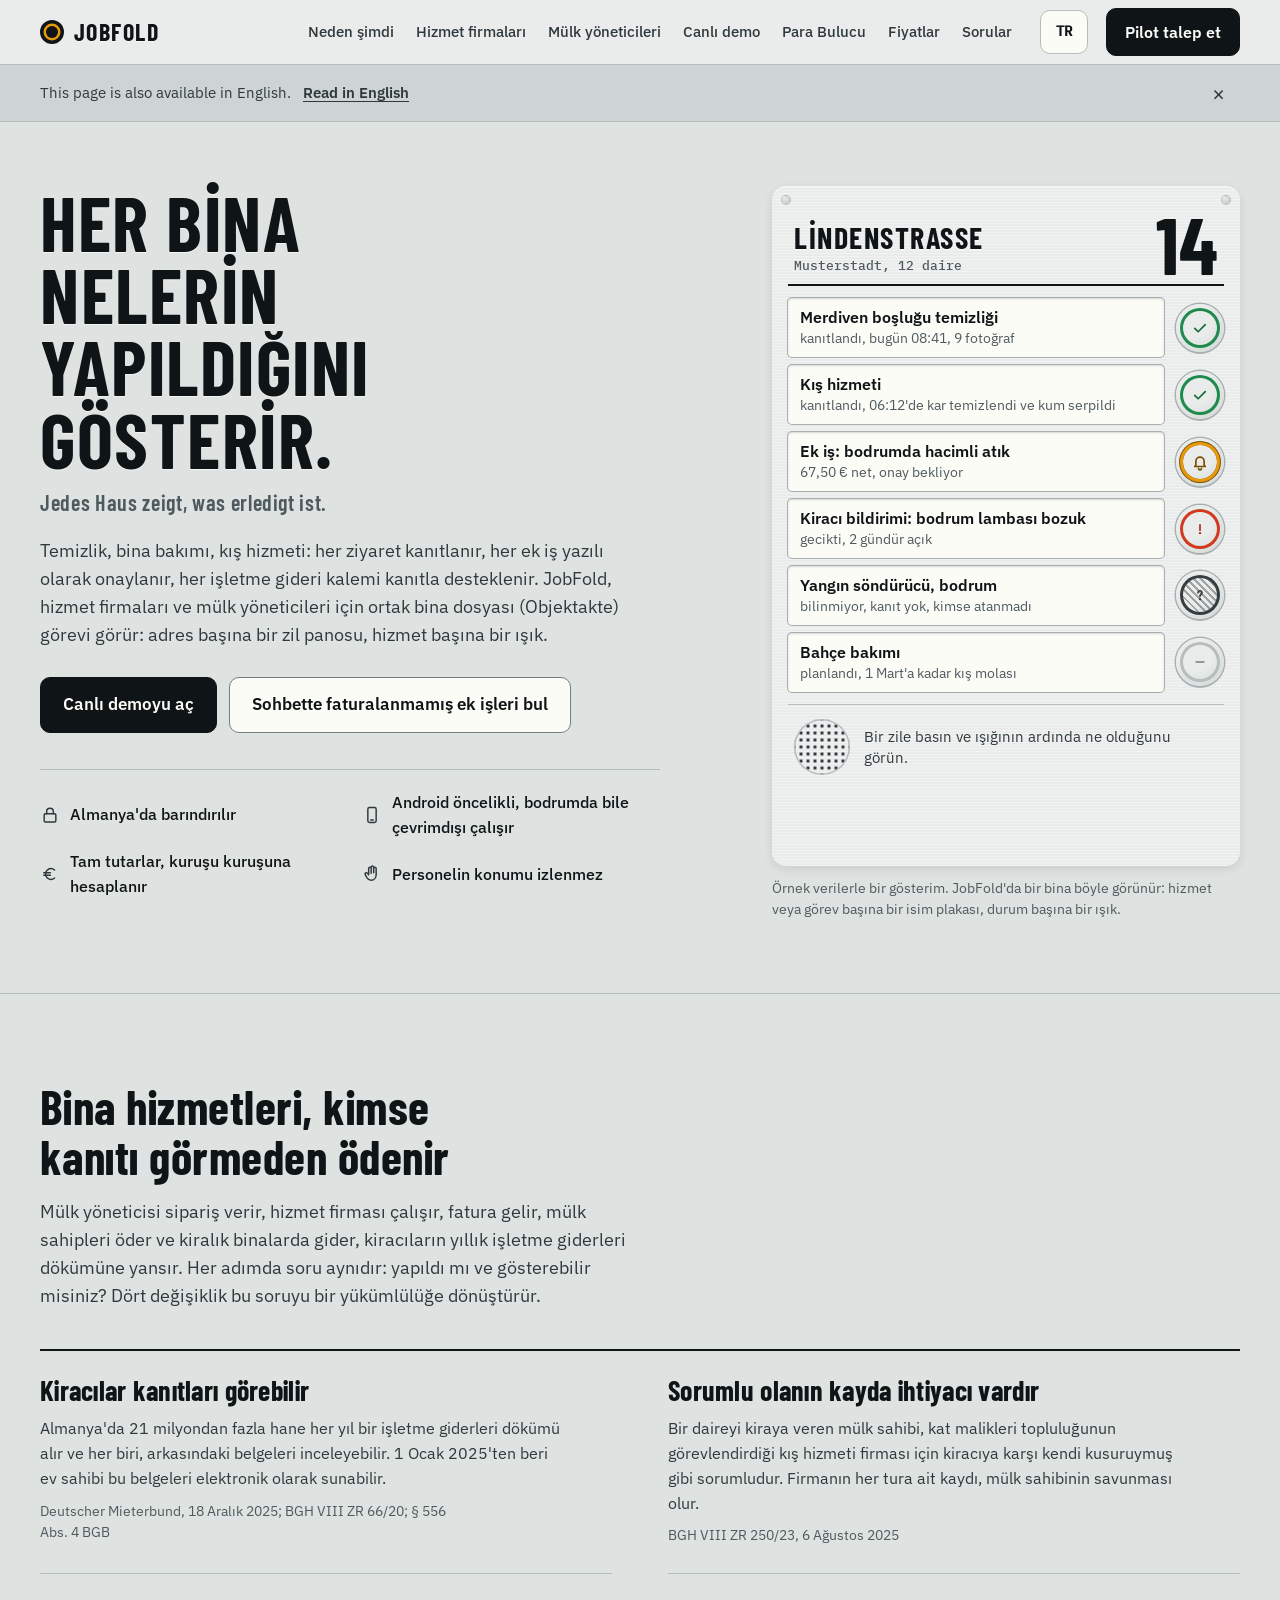
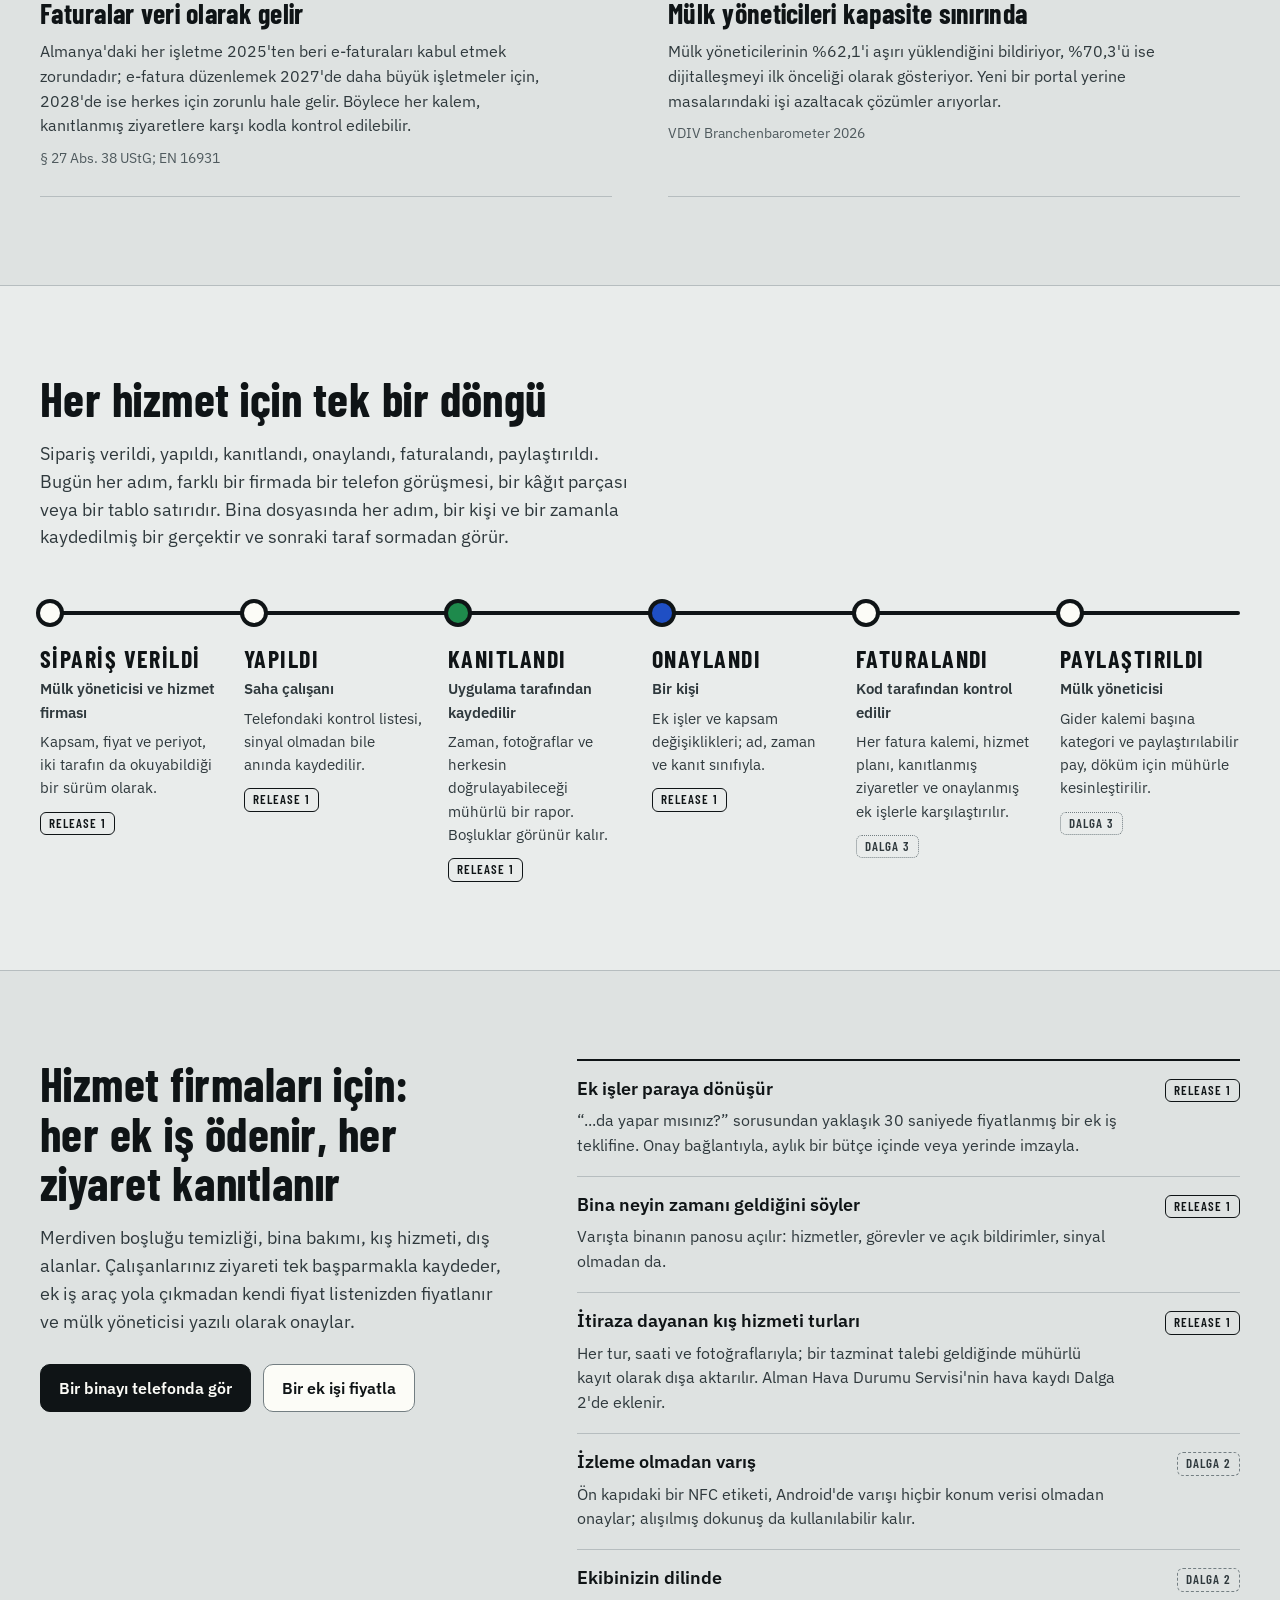
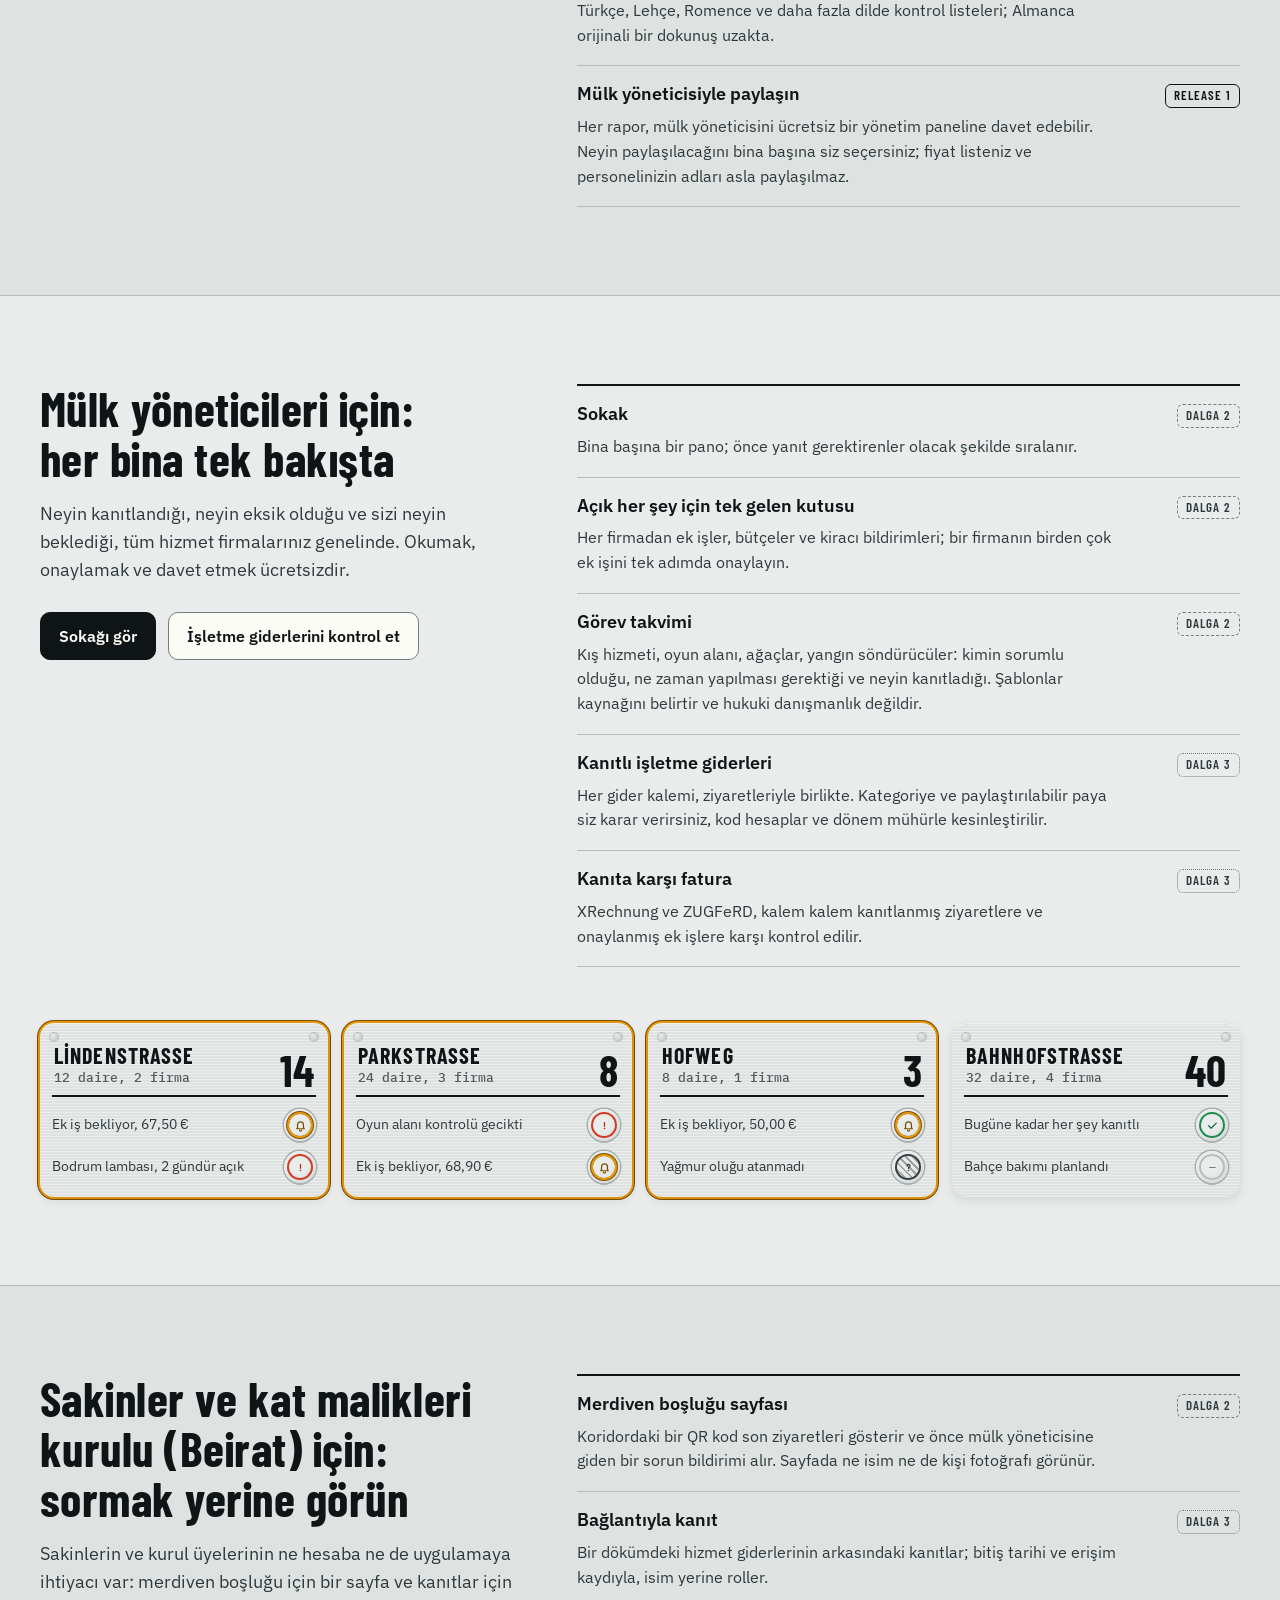
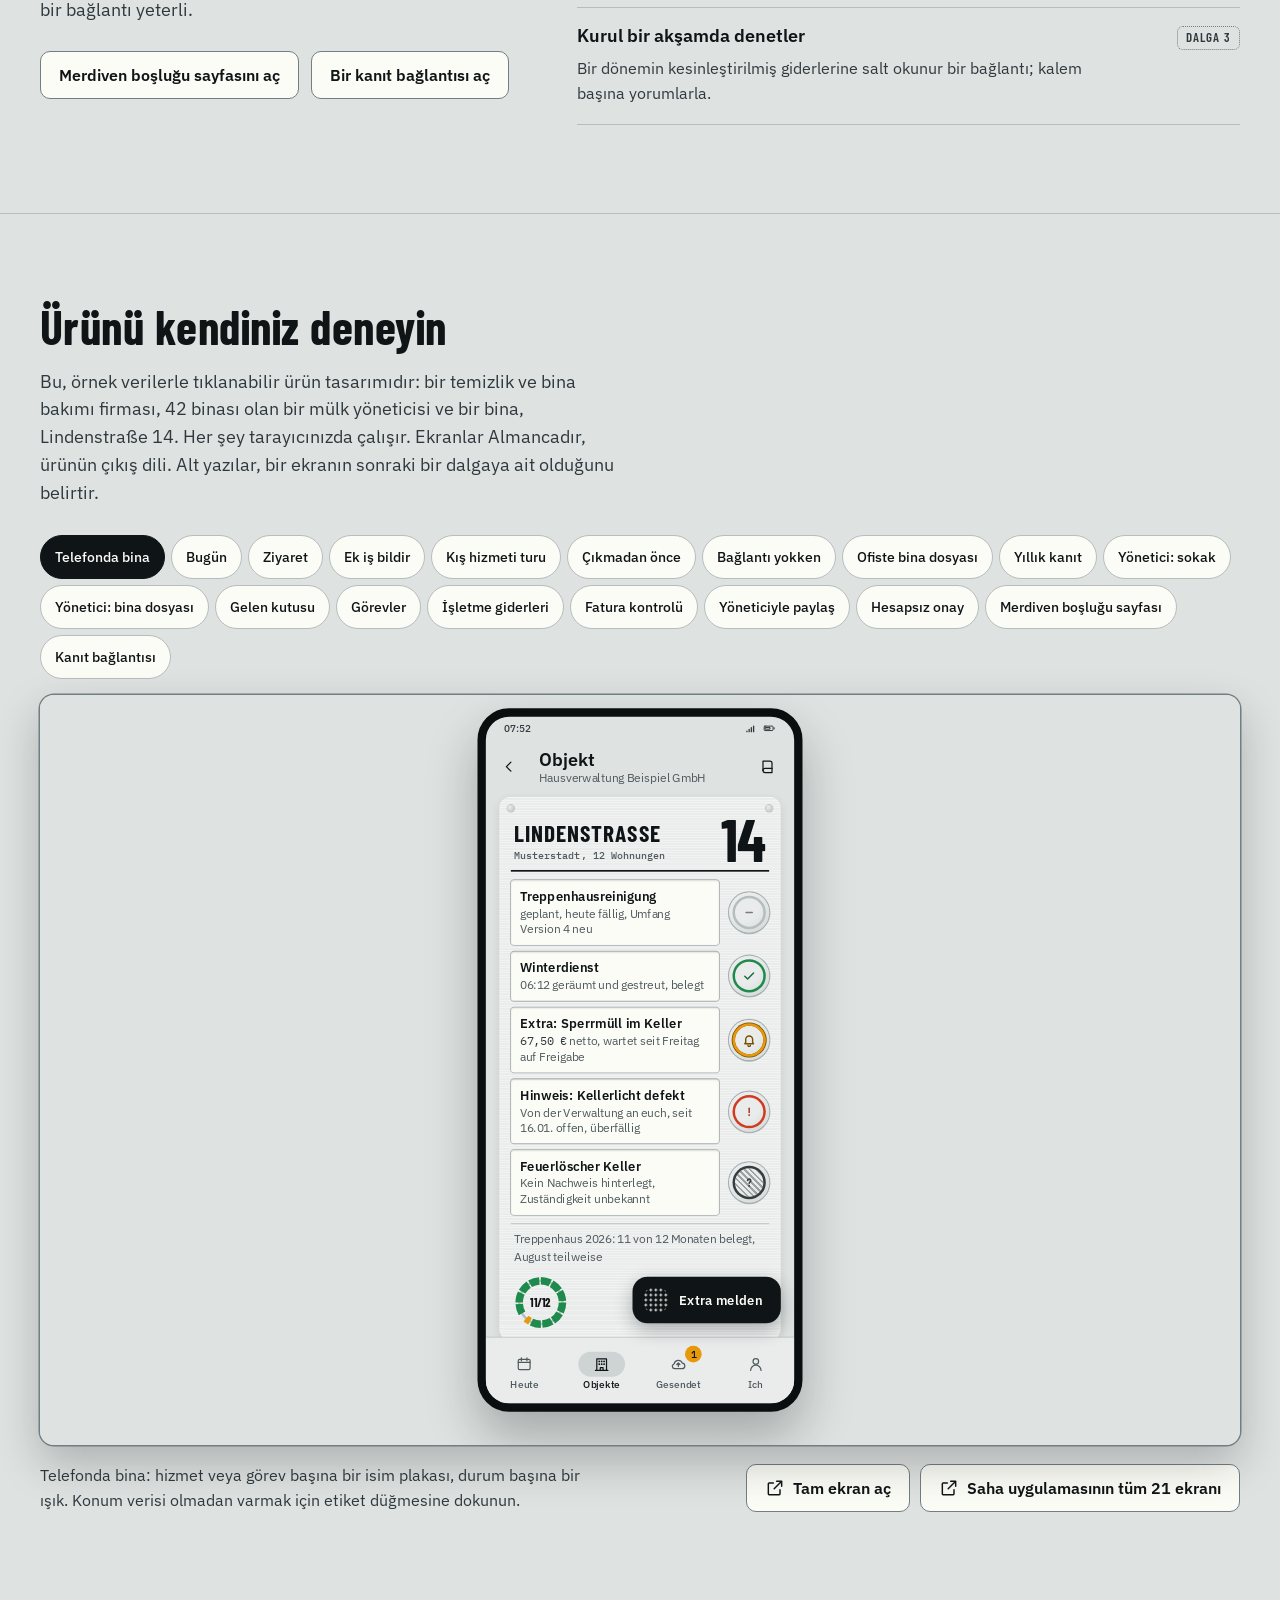
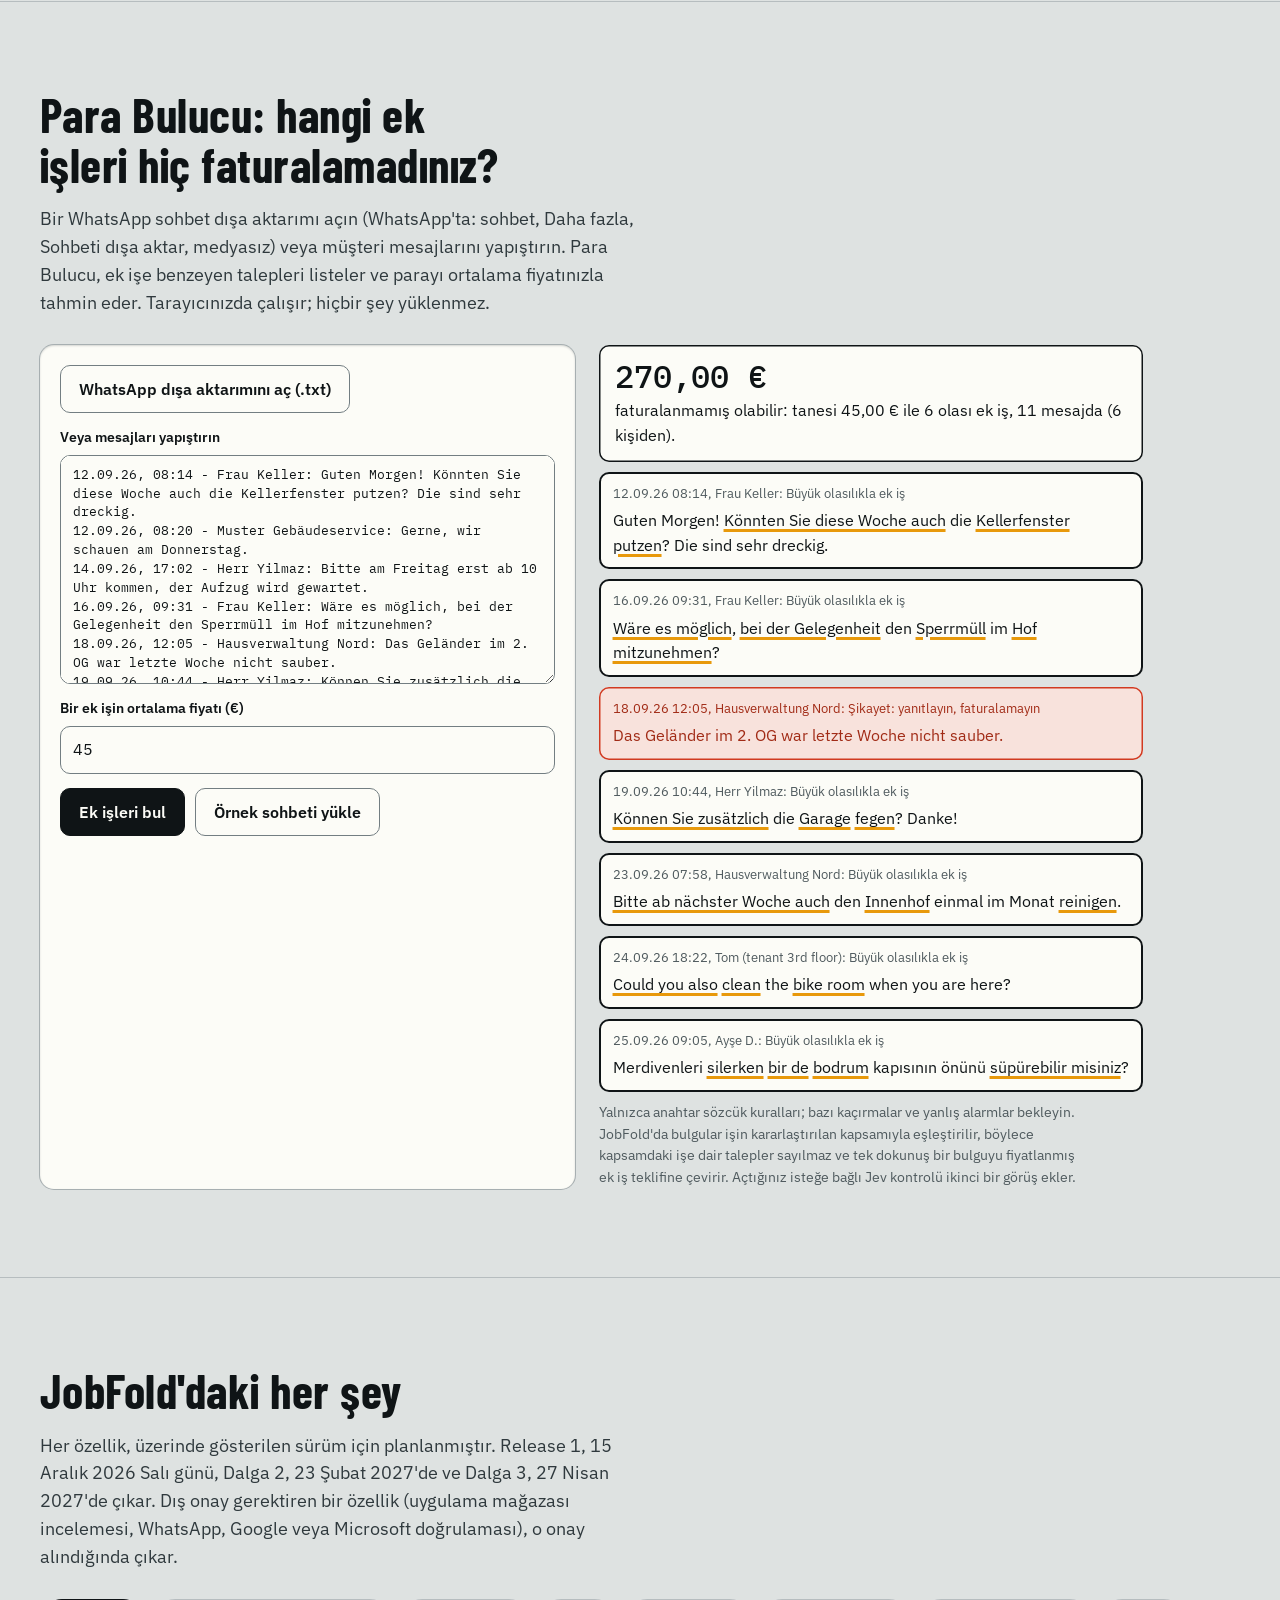
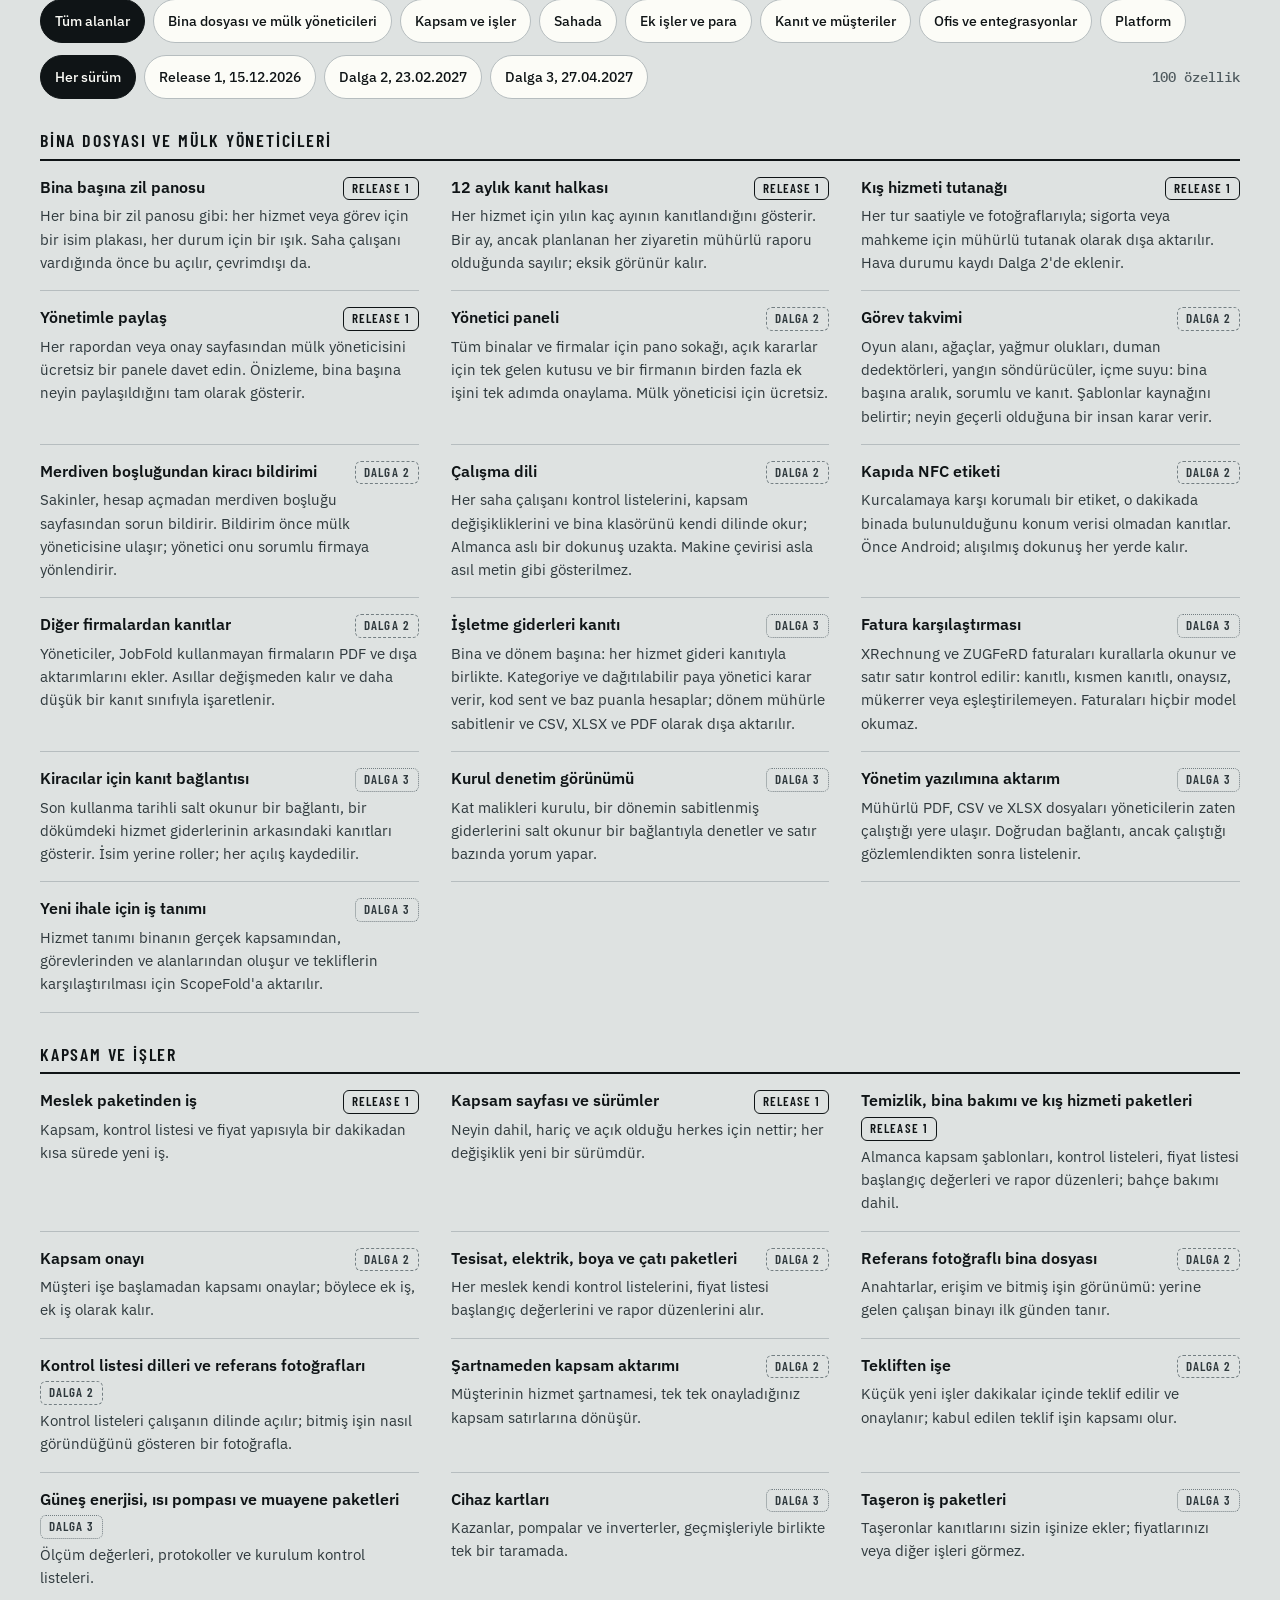
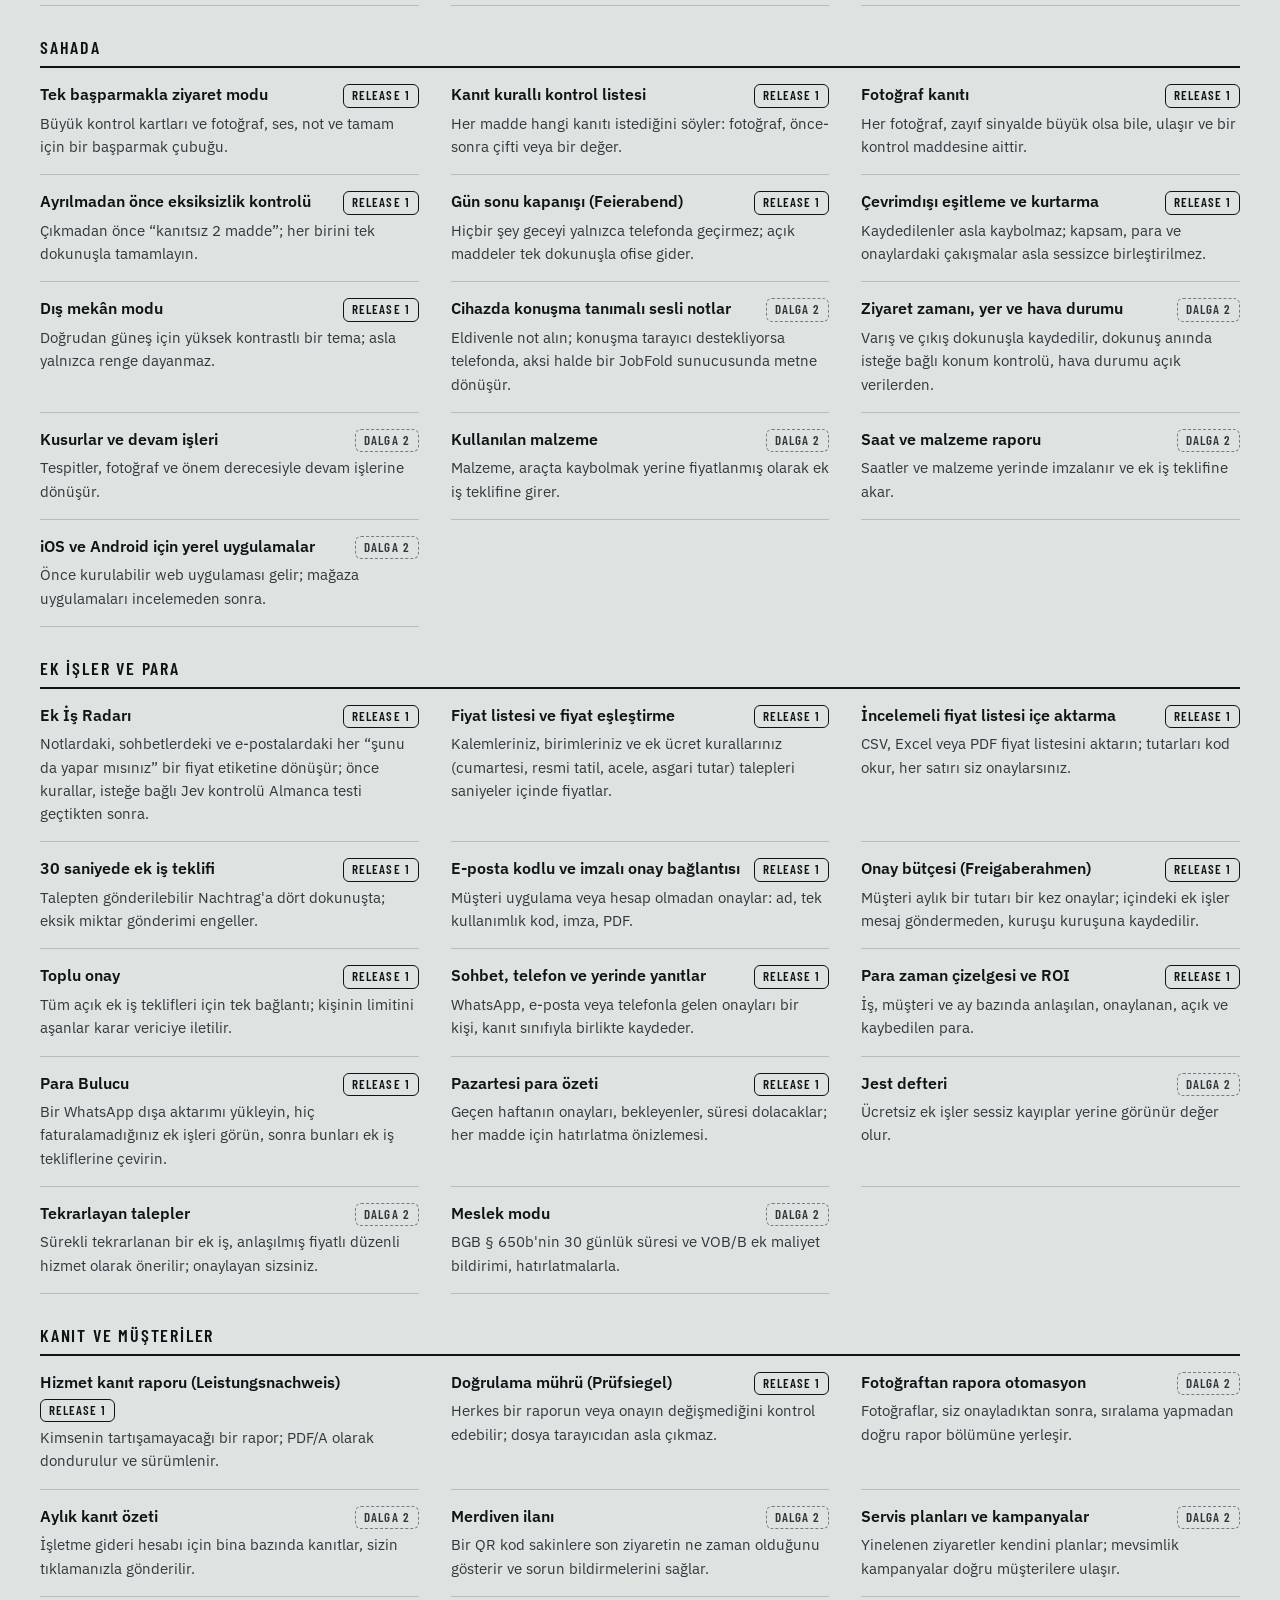
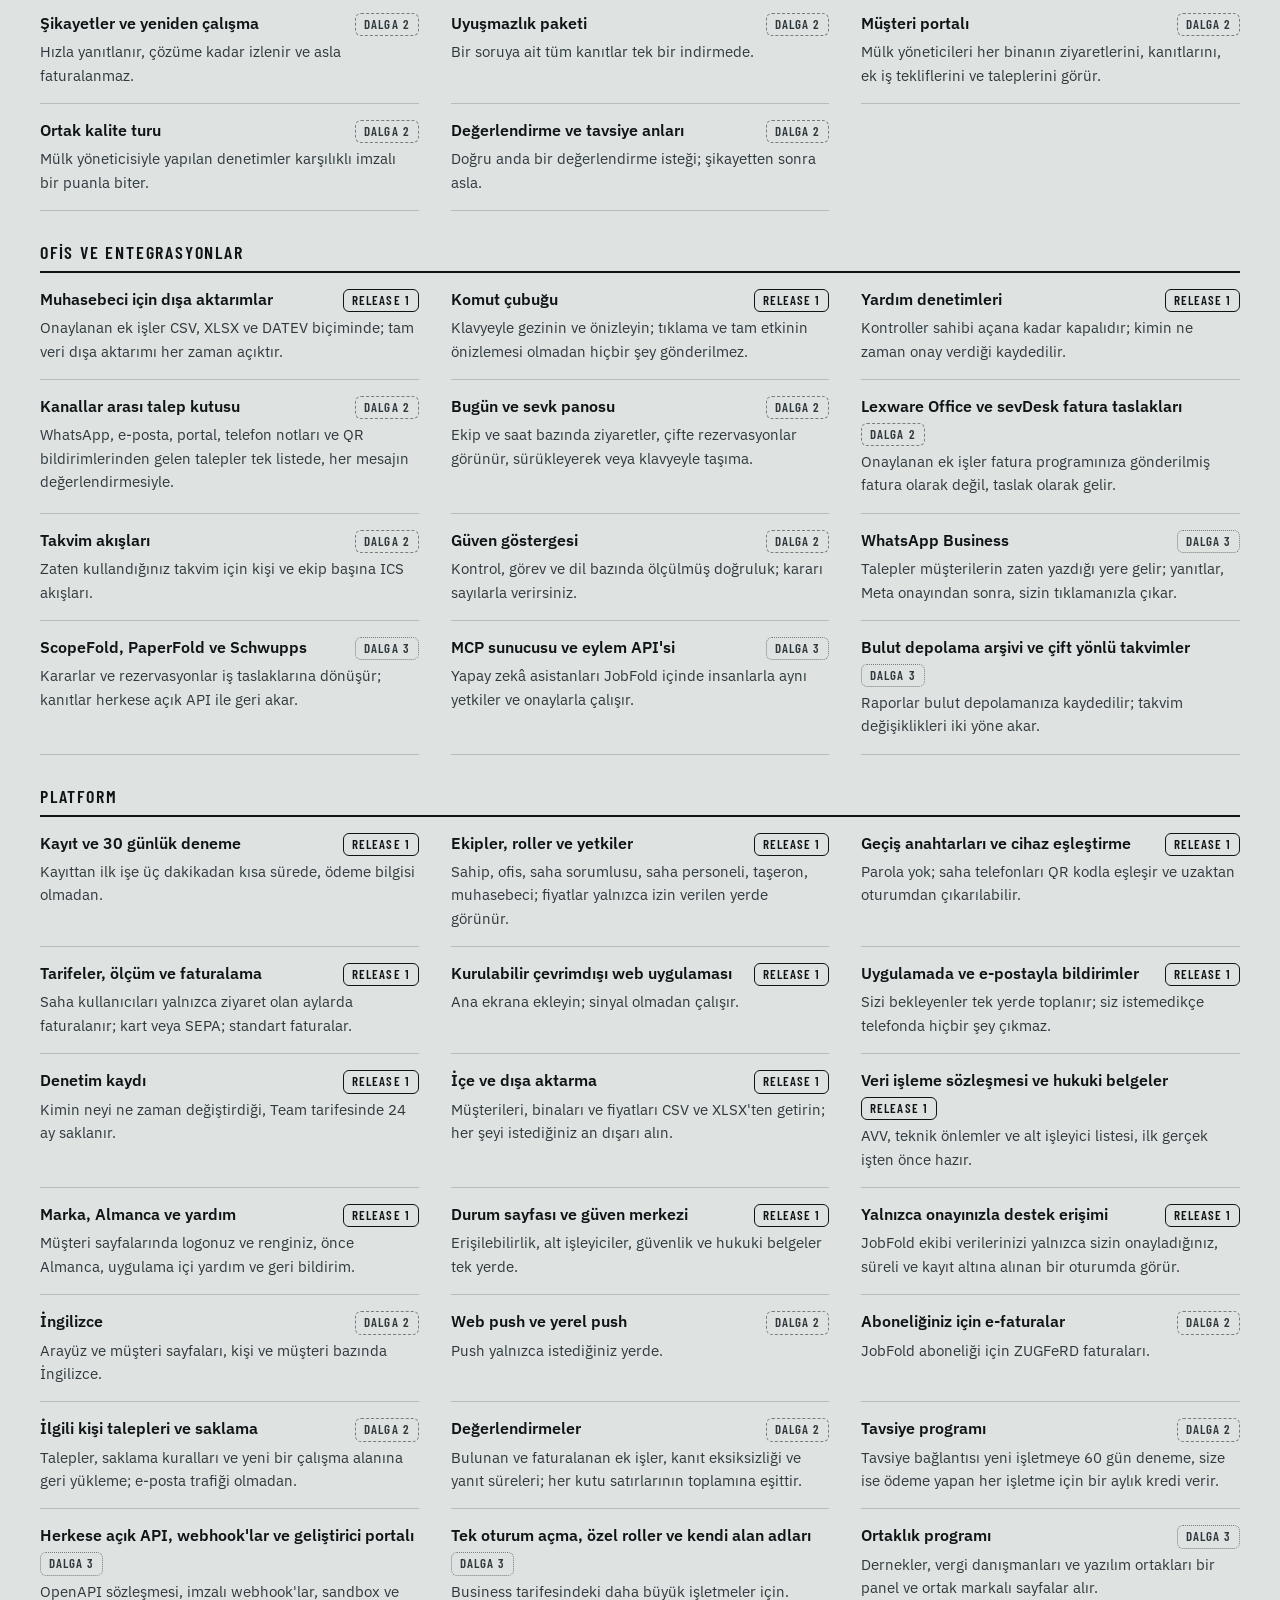
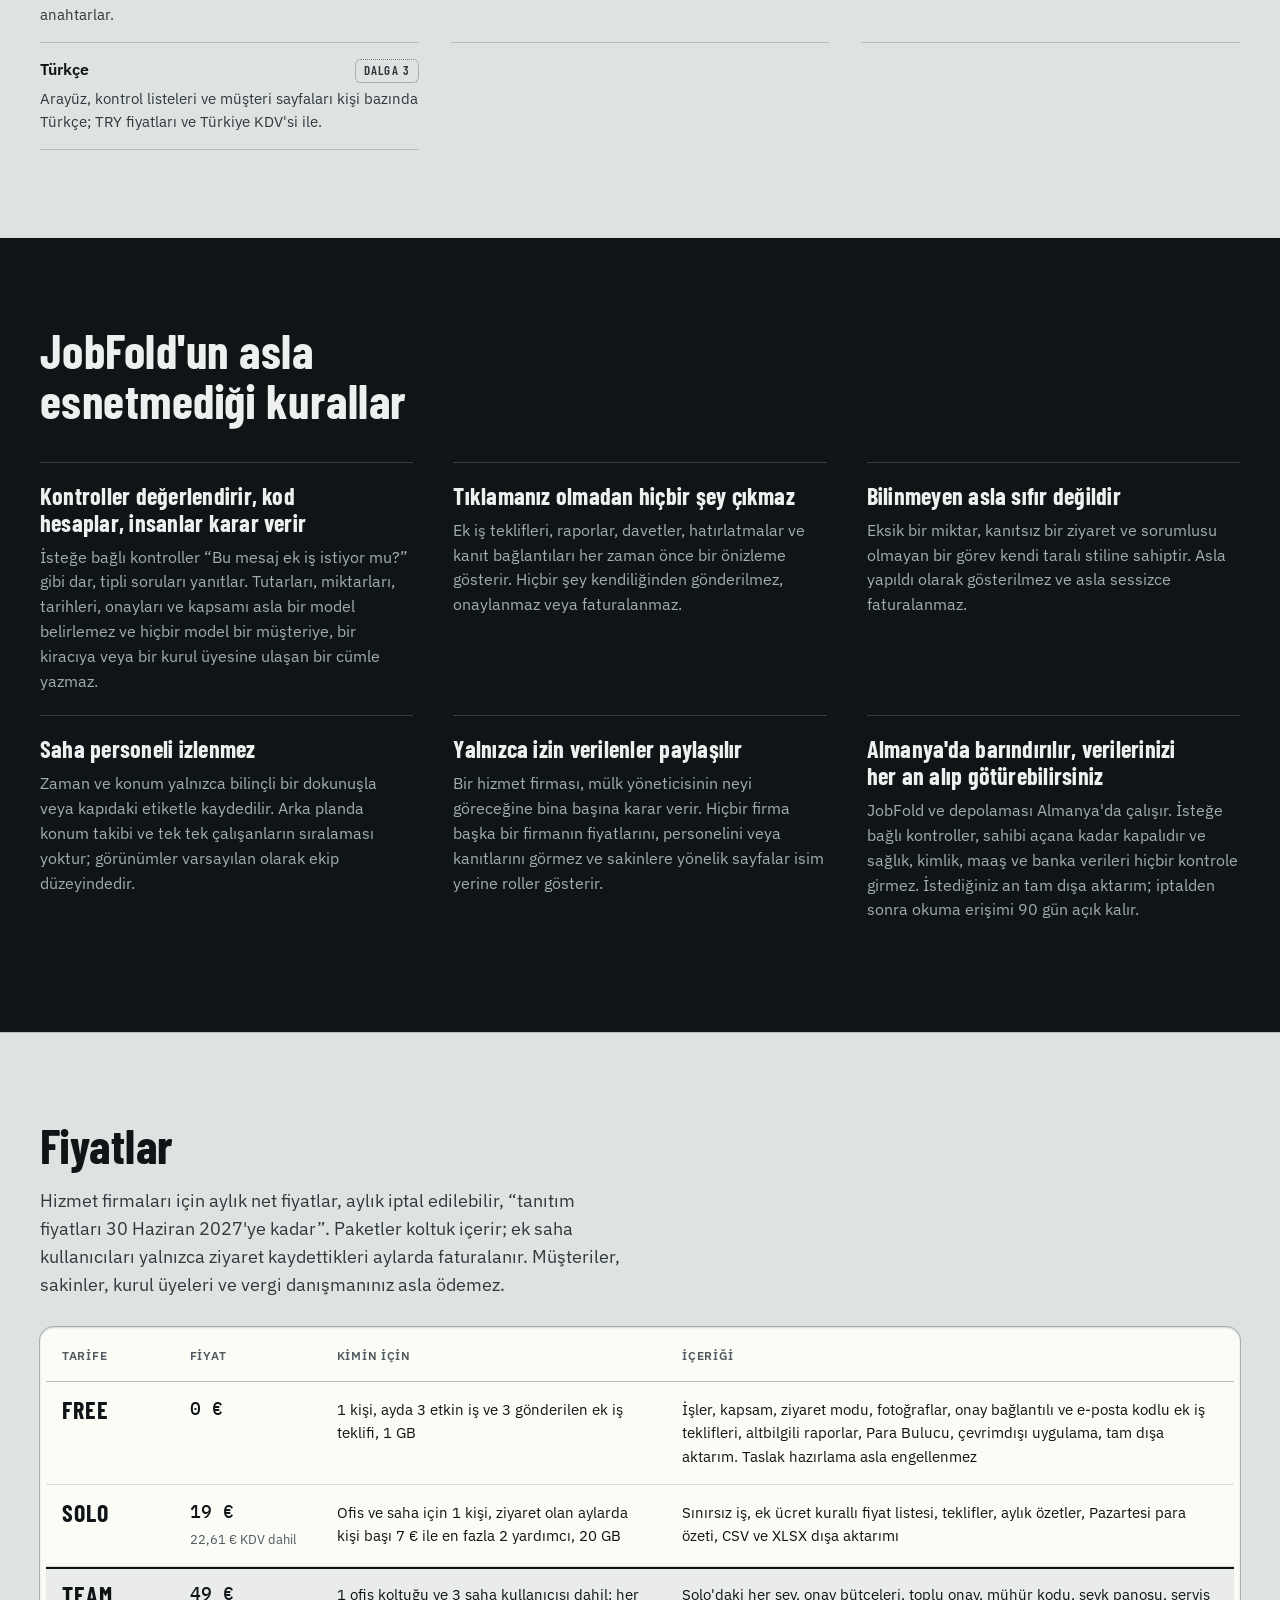
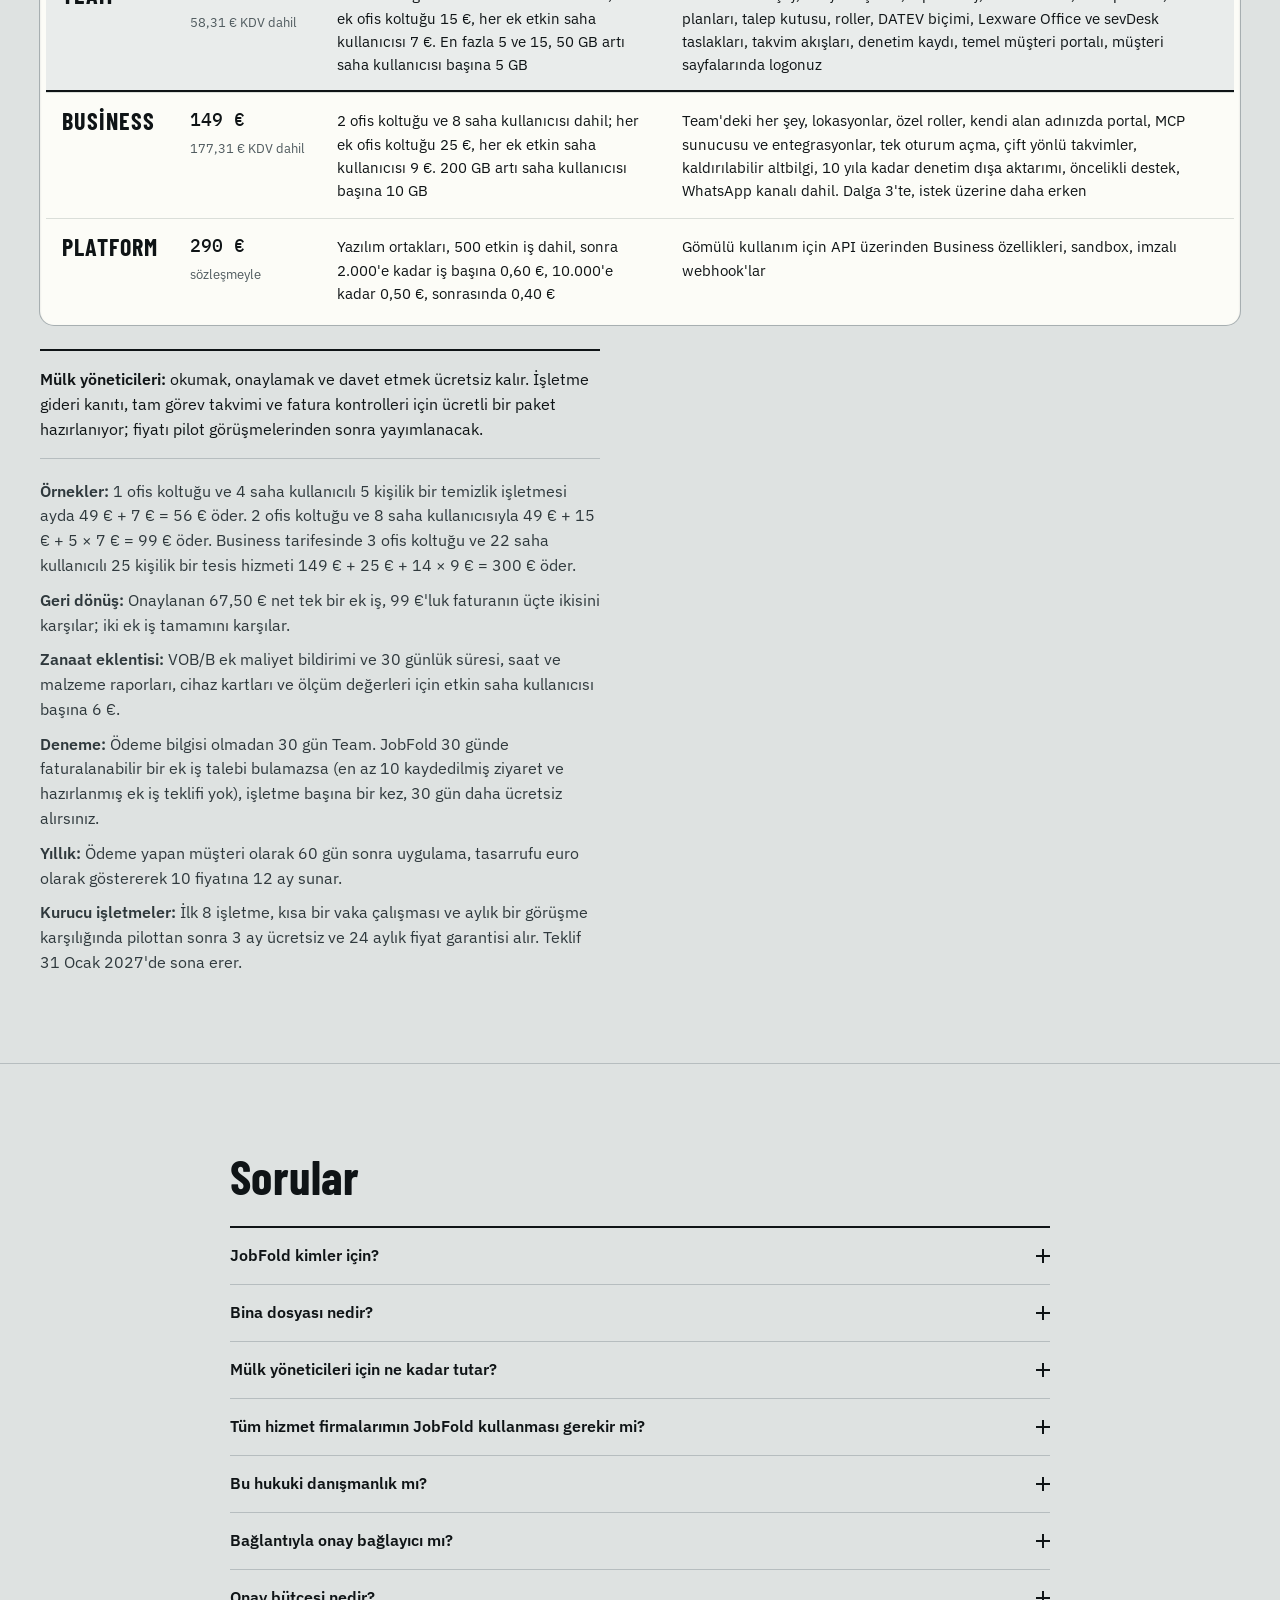
<file: tr/index.html>
<!doctype html>
<!-- Generated by scripts/build_landing.py from content/site. Edit the sources, not this file. -->
<html lang="tr">
<head>
  <meta charset="utf-8">
  <meta name="viewport" content="width=device-width, initial-scale=1, viewport-fit=cover">
  <meta name="color-scheme" content="light dark">
  <meta name="description" content="JobFold; temizlik, bina bakımı ve kış hizmeti firmaları ile çalıştıkları mülk yöneticileri için ortak bina dosyası (Objektakte) görevi görür: her ziyaret kanıtlanır, her ek iş fiyatlanır ve yazılı olarak onaylanır, her işletme gideri kalemi kanıtla desteklenir.">
  <title>JobFold: her bina nelerin yapıldığını gösterir</title>
  <link rel="canonical" href="https://jobfold.eu/tr">
  <link rel="alternate" hreflang="de" href="https://jobfold.eu/de">
  <link rel="alternate" hreflang="en" href="https://jobfold.eu/">
  <link rel="alternate" hreflang="tr" href="https://jobfold.eu/tr">
  <link rel="alternate" hreflang="x-default" href="https://jobfold.eu/">
  <link rel="icon" href="/site/icon.svg" type="image/svg+xml">
  <link rel="preload" href="/site/fonts/barlow-condensed-latin-700-normal.woff2" as="font" type="font/woff2" crossorigin>
  <link rel="preload" href="/site/fonts/ibm-plex-sans-latin-400-normal.woff2" as="font" type="font/woff2" crossorigin>
  <link rel="preload" href="/site/fonts/barlow-condensed-latin-ext-700-normal.woff2" as="font" type="font/woff2" crossorigin>
  <link rel="preload" href="/site/fonts/ibm-plex-sans-latin-ext-400-normal.woff2" as="font" type="font/woff2" crossorigin>
  <link rel="stylesheet" href="/site/fonts/fonts.css">
  <link rel="stylesheet" href="/landing.css">
  <script src="/landing-i18n-tr.js" defer></script>
  <script src="/landing.js" defer></script>
</head>
<body>
<a class="skip" href="#main">İçeriğe geç</a>

<svg class="sprite" xmlns="http://www.w3.org/2000/svg" aria-hidden="true" focusable="false">
  <symbol id="i-check" viewBox="0 0 24 24"><path d="M5 12.5l4.5 4.5L19 7.5"/></symbol>
  <symbol id="i-bell" viewBox="0 0 24 24"><path d="M6.5 16v-5a5.5 5.5 0 0 1 11 0v5l1.5 2h-14z"/><path d="M10 20.5a2 2 0 0 0 4 0"/></symbol>
  <symbol id="i-alert" viewBox="0 0 24 24"><path d="M12 6.5v7"/><path d="M12 17.5h.01" stroke-width="3"/></symbol>
  <symbol id="i-question" viewBox="0 0 24 24"><path d="M9.3 9a2.7 2.7 0 1 1 3.8 2.5c-.7.3-1.1.9-1.1 1.7v.6"/><path d="M12 17.5h.01" stroke-width="3"/></symbol>
  <symbol id="i-pen" viewBox="0 0 24 24"><path d="M4.5 19.5l1-4L16 5a2.1 2.1 0 0 1 3 3L8.5 18.5z"/><path d="M14 7l3 3"/></symbol>
  <symbol id="i-dash" viewBox="0 0 24 24"><path d="M7 12h10"/></symbol>
  <symbol id="i-open" viewBox="0 0 24 24"><path d="M14 4h6v6M20 4l-9 9M18 14v5a1 1 0 0 1-1 1H5a1 1 0 0 1-1-1V7a1 1 0 0 1 1-1h5"/></symbol>
  <symbol id="i-phone" viewBox="0 0 24 24"><rect x="7" y="3" width="10" height="18" rx="2"/><path d="M10.5 18h3"/></symbol>
  <symbol id="i-lock" viewBox="0 0 24 24"><rect x="5" y="10.5" width="14" height="10" rx="1.5"/><path d="M8 10.5V8a4 4 0 0 1 8 0v2.5"/></symbol>
  <symbol id="i-euro" viewBox="0 0 24 24"><path d="M17.5 7.2A6.5 6.5 0 1 0 17.5 16.8"/><path d="M4.5 10.5h8M4.5 13.5h8"/></symbol>
  <symbol id="i-hand" viewBox="0 0 24 24"><path d="M8 13V5.5a1.5 1.5 0 0 1 3 0V11M11 10.5V4a1.5 1.5 0 0 1 3 0v6.5M14 10.5V5.5a1.5 1.5 0 0 1 3 0v7c0 4-2.5 7-6 7-2.4 0-4-1.2-5.2-3.2L4 12.8a1.5 1.5 0 0 1 2.4-1.8L8 13"/></symbol>
</svg>

<header class="site-header">
  <div class="wrap">
    <a class="brand" href="#top" aria-label="JobFold, başa dön"><span class="brand-led" aria-hidden="true"></span>JobFold</a>
    <nav class="nav" aria-label="Bölümler">
      <a href="#problem">Neden şimdi</a>
      <a href="#companies">Hizmet firmaları</a>
      <a href="#managers">Mülk yöneticileri</a>
      <a href="#demo">Canlı demo</a>
      <a href="#try">Para Bulucu</a>
      <a href="#pricing">Fiyatlar</a>
      <a href="#faq">Sorular</a>
    </nav>
    <details class="langmenu">
      <summary aria-label="Dil: Türkçe">TR</summary>
      <ul>
        <li><a href="/de" hreflang="de" lang="de">Deutsch</a></li>
        <li><a href="/" hreflang="en" lang="en">English</a></li>
        <li><a href="/tr" hreflang="tr" lang="tr" aria-current="true">Türkçe</a></li>
      </ul>
    </details>
    <a class="btn btn-primary" href="#pilot">Pilot talep et</a>
  </div>
</header>
<div class="lang-hint" id="lang-hint" hidden>
  <div class="wrap"><span id="lang-hint-text"></span> <a id="lang-hint-link" href="/">&nbsp;</a><button type="button" class="lang-hint-close" id="lang-hint-close">&times;</button></div>
</div>

<main id="main">
  <section class="hero" id="top" aria-labelledby="hero-title">
    <div class="wrap hero-grid">
      <div class="hero-copy">
        <h1 id="hero-title">Her bina nelerin yapıldığını gösterir.</h1>
        <p class="promise" lang="de">Jedes Haus zeigt, was erledigt ist.</p>
        <p class="lead">Temizlik, bina bakımı, kış hizmeti: her ziyaret kanıtlanır, her ek iş yazılı olarak onaylanır, her işletme gideri kalemi kanıtla desteklenir. JobFold, hizmet firmaları ve mülk yöneticileri için ortak bina dosyası (Objektakte) görevi görür: adres başına bir zil panosu, hizmet başına bir ışık.</p>
        <div class="hero-actions">
          <a class="btn btn-primary btn-lg" href="#demo">Canlı demoyu aç</a>
          <a class="btn btn-lg" href="#try">Sohbette faturalanmamış ek işleri bul</a>
        </div>
        <ul class="facts" aria-label="Öne çıkanlar">
          <li><svg class="i" aria-hidden="true"><use href="#i-lock"/></svg>Almanya'da barındırılır</li>
          <li><svg class="i" aria-hidden="true"><use href="#i-phone"/></svg>Android öncelikli, bodrumda bile çevrimdışı çalışır</li>
          <li><svg class="i" aria-hidden="true"><use href="#i-euro"/></svg>Tam tutarlar, kuruşu kuruşuna hesaplanır</li>
          <li><svg class="i" aria-hidden="true"><use href="#i-hand"/></svg>Personelin konumu izlenmez</li>
        </ul>
      </div>
      <figure class="hero-figure">
        <article class="tableau" aria-labelledby="panel-street panel-no" data-panel>
          <div class="t-head">
            <div><p class="t-street" id="panel-street">Lindenstraße</p><p class="t-city">Musterstadt, 12 daire</p></div>
            <p class="t-no" id="panel-no"><span class="sr">Kapı numarası </span>14</p>
          </div>
          <ul class="t-rows">
            <li><button type="button" class="np" data-row aria-pressed="false" data-detail="Kanıtlandı: kontrol listesindeki 6 maddenin 6&#x27;sı, rapor mühürlendi, kontrol kodu JF-7Q4M-2K."><span class="np-plate"><b>Merdiven boşluğu temizliği</b><span class="np-meta">kanıtlandı, bugün 08:41, 9 fotoğraf</span></span><span class="led" data-s="ok" aria-hidden="true"><svg class="i"><use href="#i-check"/></svg></span></button></li>
            <li><button type="button" class="np" data-row aria-pressed="false" data-detail="Kanıtlandı: 23. tur, saatiyle birlikte, Alman Hava Durumu Servisi&#x27;nin hava verileri ve 3 fotoğraf."><span class="np-plate"><b>Kış hizmeti</b><span class="np-meta">kanıtlandı, 06:12'de kar temizlendi ve kum serpildi</span></span><span class="led" data-s="ok" aria-hidden="true"><svg class="i"><use href="#i-check"/></svg></span></button></li>
            <li><button type="button" class="np" data-row aria-pressed="false" data-detail="Cuma&#x27;dan beri mülk yönetimindeki Sommer Hanım&#x27;ın onayını bekliyor. Fiyat, firmanın kendi fiyat listesinden gelir." data-approved-meta="67,50 € net, Sommer Hanım onayladı" data-approved-detail="Sommer Hanım tarafından onaylandı, Pazartesi 09:12, imzalı bağlantıyla. Mavi yalnızca bir kişinin kararına ayrılmıştır."><span class="np-plate"><b>Ek iş: bodrumda hacimli atık</b><span class="np-meta">67,50 € net, onay bekliyor</span></span><span class="led" data-s="wait" aria-hidden="true"><svg class="i"><use href="#i-bell"/></svg></span></button></li>
            <li><button type="button" class="np" data-row aria-pressed="false" data-detail="Gecikti: Cumartesi günü merdiven boşluğu sayfası üzerinden bildirildi; kararlaştırılan 24 saatlik yanıt süresi aşıldı."><span class="np-plate"><b>Kiracı bildirimi: bodrum lambası bozuk</b><span class="np-meta">gecikti, 2 gündür açık</span></span><span class="led" data-s="stop" aria-hidden="true"><svg class="i"><use href="#i-alert"/></svg></span></button></li>
            <li><button type="button" class="np" data-row aria-pressed="false" data-detail="Bilinmeyen, bilinmeyen kalır: kayıtlı kanıt yok ve kimse atanmadı. Asla yapıldı olarak gösterilmez."><span class="np-plate"><b>Yangın söndürücü, bodrum</b><span class="np-meta">bilinmiyor, kanıt yok, kimse atanmadı</span></span><span class="led" data-s="unk" aria-hidden="true"><svg class="i"><use href="#i-question"/></svg></span></button></li>
            <li><button type="button" class="np" data-row aria-pressed="false" data-detail="Planlandı: bir sonraki ziyaret 1 Mart&#x27;ta. Işığı yanmayan düğme, açık hiçbir şey olmadığı anlamına gelir."><span class="np-plate"><b>Bahçe bakımı</b><span class="np-meta">planlandı, 1 Mart'a kadar kış molası</span></span><span class="led" data-s="none" aria-hidden="true"><svg class="i"><use href="#i-dash"/></svg></span></button></li>
          </ul>
          <div class="t-foot">
            <span class="grille" aria-hidden="true"></span>
            <p class="t-status" data-panel-status aria-live="polite">Bir zile basın ve ışığının ardında ne olduğunu görün.</p>
            <button type="button" class="btn btn-sign" data-panel-approve hidden><svg class="i" aria-hidden="true"><use href="#i-pen"/></svg>Sommer Hanım olarak onayla</button>
          </div>
        </article>
        <figcaption>Örnek verilerle bir gösterim. JobFold'da bir bina böyle görünür: hizmet veya görev başına bir isim plakası, durum başına bir ışık.</figcaption>
      </figure>
    </div>
  </section>

  <section class="block" id="problem" aria-labelledby="problem-title">
    <div class="wrap">
      <h2 id="problem-title">Bina hizmetleri, kimse kanıtı görmeden ödenir</h2>
      <p class="lead">Mülk yöneticisi sipariş verir, hizmet firması çalışır, fatura gelir, mülk sahipleri öder ve kiralık binalarda gider, kiracıların yıllık işletme giderleri dökümüne yansır. Her adımda soru aynıdır: yapıldı mı ve gösterebilir misiniz? Dört değişiklik bu soruyu bir yükümlülüğe dönüştürür.</p>
      <div class="forces">
        <article class="force">
          <h3>Kiracılar kanıtları görebilir</h3>
          <p>Almanya'da 21 milyondan fazla hane her yıl bir işletme giderleri dökümü alır ve her biri, arkasındaki belgeleri inceleyebilir. 1 Ocak 2025'ten beri ev sahibi bu belgeleri elektronik olarak sunabilir.</p>
          <p class="source">Deutscher Mieterbund, 18 Aralık 2025; BGH VIII ZR 66/20; § 556 Abs. 4 BGB</p>
        </article>
        <article class="force">
          <h3>Sorumlu olanın kayda ihtiyacı vardır</h3>
          <p>Bir daireyi kiraya veren mülk sahibi, kat malikleri topluluğunun görevlendirdiği kış hizmeti firması için kiracıya karşı kendi kusuruymuş gibi sorumludur. Firmanın her tura ait kaydı, mülk sahibinin savunması olur.</p>
          <p class="source">BGH VIII ZR 250/23, 6 Ağustos 2025</p>
        </article>
        <article class="force">
          <h3>Faturalar veri olarak gelir</h3>
          <p>Almanya'daki her işletme 2025'ten beri e-faturaları kabul etmek zorundadır; e-fatura düzenlemek 2027'de daha büyük işletmeler için, 2028'de ise herkes için zorunlu hale gelir. Böylece her kalem, kanıtlanmış ziyaretlere karşı kodla kontrol edilebilir.</p>
          <p class="source">§ 27 Abs. 38 UStG; EN 16931</p>
        </article>
        <article class="force">
          <h3>Mülk yöneticileri kapasite sınırında</h3>
          <p>Mülk yöneticilerinin %62,1'i aşırı yüklendiğini bildiriyor, %70,3'ü ise dijitalleşmeyi ilk önceliği olarak gösteriyor. Yeni bir portal yerine masalarındaki işi azaltacak çözümler arıyorlar.</p>
          <p class="source">VDIV Branchenbarometer 2026</p>
        </article>
      </div>
    </div>
  </section>

  <section class="block block-loop" id="how" aria-labelledby="loop-title">
    <div class="wrap">
      <h2 id="loop-title">Her hizmet için tek bir döngü</h2>
      <p class="lead">Sipariş verildi, yapıldı, kanıtlandı, onaylandı, faturalandı, paylaştırıldı. Bugün her adım, farklı bir firmada bir telefon görüşmesi, bir kâğıt parçası veya bir tablo satırıdır. Bina dosyasında her adım, bir kişi ve bir zamanla kaydedilmiş bir gerçektir ve sonraki taraf sormadan görür.</p>
      <ol class="loop">
        <li><h3>sipariş verildi</h3><p class="loop-who">Mülk yöneticisi ve hizmet firması</p><p>Kapsam, fiyat ve periyot, iki tarafın da okuyabildiği bir sürüm olarak.</p><span class="wave" data-release="1">Release 1</span></li>
        <li><h3>yapıldı</h3><p class="loop-who">Saha çalışanı</p><p>Telefondaki kontrol listesi, sinyal olmadan bile anında kaydedilir.</p><span class="wave" data-release="1">Release 1</span></li>
        <li><h3>kanıtlandı</h3><p class="loop-who">Uygulama tarafından kaydedilir</p><p>Zaman, fotoğraflar ve herkesin doğrulayabileceği mühürlü bir rapor. Boşluklar görünür kalır.</p><span class="wave" data-release="1">Release 1</span></li>
        <li><h3>onaylandı</h3><p class="loop-who">Bir kişi</p><p>Ek işler ve kapsam değişiklikleri; ad, zaman ve kanıt sınıfıyla.</p><span class="wave" data-release="1">Release 1</span></li>
        <li><h3>faturalandı</h3><p class="loop-who">Kod tarafından kontrol edilir</p><p>Her fatura kalemi, hizmet planı, kanıtlanmış ziyaretler ve onaylanmış ek işlerle karşılaştırılır.</p><span class="wave" data-release="3">Dalga 3</span></li>
        <li><h3>paylaştırıldı</h3><p class="loop-who">Mülk yöneticisi</p><p>Gider kalemi başına kategori ve paylaştırılabilir pay, döküm için mühürle kesinleştirilir.</p><span class="wave" data-release="3">Dalga 3</span></li>
      </ol>
    </div>
  </section>

  <section class="block" id="companies" aria-labelledby="companies-title">
    <div class="wrap party">
      <div class="party-copy">
        <h2 id="companies-title">Hizmet firmaları için: her ek iş ödenir, her ziyaret kanıtlanır</h2>
        <p class="lead">Merdiven boşluğu temizliği, bina bakımı, kış hizmeti, dış alanlar. Çalışanlarınız ziyareti tek başparmakla kaydeder, ek iş araç yola çıkmadan kendi fiyat listenizden fiyatlanır ve mülk yöneticisi yazılı olarak onaylar.</p>
        <div class="hero-actions">
          <button type="button" class="btn btn-primary" data-demo="objekt">Bir binayı telefonda gör</button>
          <button type="button" class="btn" data-demo="extra">Bir ek işi fiyatla</button>
        </div>
      </div>
      <ul class="points">
        <li><div class="point-head"><h3>Ek işler paraya dönüşür</h3><span class="wave" data-release="1">Release 1</span></div><p>“...da yapar mısınız?” sorusundan yaklaşık 30 saniyede fiyatlanmış bir ek iş teklifine. Onay bağlantıyla, aylık bir bütçe içinde veya yerinde imzayla.</p></li>
        <li><div class="point-head"><h3>Bina neyin zamanı geldiğini söyler</h3><span class="wave" data-release="1">Release 1</span></div><p>Varışta binanın panosu açılır: hizmetler, görevler ve açık bildirimler, sinyal olmadan da.</p></li>
        <li><div class="point-head"><h3>İtiraza dayanan kış hizmeti turları</h3><span class="wave" data-release="1">Release 1</span></div><p>Her tur, saati ve fotoğraflarıyla; bir tazminat talebi geldiğinde mühürlü kayıt olarak dışa aktarılır. Alman Hava Durumu Servisi'nin hava kaydı Dalga 2'de eklenir.</p></li>
        <li><div class="point-head"><h3>İzleme olmadan varış</h3><span class="wave" data-release="2">Dalga 2</span></div><p>Ön kapıdaki bir NFC etiketi, Android'de varışı hiçbir konum verisi olmadan onaylar; alışılmış dokunuş da kullanılabilir kalır.</p></li>
        <li><div class="point-head"><h3>Ekibinizin dilinde</h3><span class="wave" data-release="2">Dalga 2</span></div><p>Türkçe, Lehçe, Romence ve daha fazla dilde kontrol listeleri; Almanca orijinali bir dokunuş uzakta.</p></li>
        <li><div class="point-head"><h3>Mülk yöneticisiyle paylaşın</h3><span class="wave" data-release="1">Release 1</span></div><p>Her rapor, mülk yöneticisini ücretsiz bir yönetim paneline davet edebilir. Neyin paylaşılacağını bina başına siz seçersiniz; fiyat listeniz ve personelinizin adları asla paylaşılmaz.</p></li>
      </ul>
    </div>
  </section>

  <section class="block block-street" id="managers" aria-labelledby="managers-title">
    <div class="wrap">
      <div class="party">
        <div class="party-copy">
          <h2 id="managers-title">Mülk yöneticileri için: her bina tek bakışta</h2>
          <p class="lead">Neyin kanıtlandığı, neyin eksik olduğu ve sizi neyin beklediği, tüm hizmet firmalarınız genelinde. Okumak, onaylamak ve davet etmek ücretsizdir.</p>
          <div class="hero-actions">
            <button type="button" class="btn btn-primary" data-demo="strasse">Sokağı gör</button>
            <button type="button" class="btn" data-demo="kosten">İşletme giderlerini kontrol et</button>
          </div>
        </div>
        <ul class="points">
        <li><div class="point-head"><h3>Sokak</h3><span class="wave" data-release="2">Dalga 2</span></div><p>Bina başına bir pano; önce yanıt gerektirenler olacak şekilde sıralanır.</p></li>
        <li><div class="point-head"><h3>Açık her şey için tek gelen kutusu</h3><span class="wave" data-release="2">Dalga 2</span></div><p>Her firmadan ek işler, bütçeler ve kiracı bildirimleri; bir firmanın birden çok ek işini tek adımda onaylayın.</p></li>
        <li><div class="point-head"><h3>Görev takvimi</h3><span class="wave" data-release="2">Dalga 2</span></div><p>Kış hizmeti, oyun alanı, ağaçlar, yangın söndürücüler: kimin sorumlu olduğu, ne zaman yapılması gerektiği ve neyin kanıtladığı. Şablonlar kaynağını belirtir ve hukuki danışmanlık değildir.</p></li>
        <li><div class="point-head"><h3>Kanıtlı işletme giderleri</h3><span class="wave" data-release="3">Dalga 3</span></div><p>Her gider kalemi, ziyaretleriyle birlikte. Kategoriye ve paylaştırılabilir paya siz karar verirsiniz, kod hesaplar ve dönem mühürle kesinleştirilir.</p></li>
        <li><div class="point-head"><h3>Kanıta karşı fatura</h3><span class="wave" data-release="3">Dalga 3</span></div><p>XRechnung ve ZUGFeRD, kalem kalem kanıtlanmış ziyaretlere ve onaylanmış ek işlere karşı kontrol edilir.</p></li>
        </ul>
      </div>
      <ul class="street" aria-label="Örnek portföy: durum ışıklarıyla dört bina">
        <li class="tableau mini rings"><div class="t-head"><div><p class="t-street">Lindenstraße</p><p class="t-city">12 daire, 2 firma</p></div><p class="t-no">14</p></div><ul class="mini-lights"><li><span>Ek iş bekliyor, 67,50 €</span><span class="led sm" data-s="wait" aria-hidden="true"><svg class="i"><use href="#i-bell"/></svg></span></li><li><span>Bodrum lambası, 2 gündür açık</span><span class="led sm" data-s="stop" aria-hidden="true"><svg class="i"><use href="#i-alert"/></svg></span></li></ul></li>
        <li class="tableau mini rings"><div class="t-head"><div><p class="t-street">Parkstraße</p><p class="t-city">24 daire, 3 firma</p></div><p class="t-no">8</p></div><ul class="mini-lights"><li><span>Oyun alanı kontrolü gecikti</span><span class="led sm" data-s="stop" aria-hidden="true"><svg class="i"><use href="#i-alert"/></svg></span></li><li><span>Ek iş bekliyor, 68,90 €</span><span class="led sm" data-s="wait" aria-hidden="true"><svg class="i"><use href="#i-bell"/></svg></span></li></ul></li>
        <li class="tableau mini rings"><div class="t-head"><div><p class="t-street">Hofweg</p><p class="t-city">8 daire, 1 firma</p></div><p class="t-no">3</p></div><ul class="mini-lights"><li><span>Ek iş bekliyor, 50,00 €</span><span class="led sm" data-s="wait" aria-hidden="true"><svg class="i"><use href="#i-bell"/></svg></span></li><li><span>Yağmur oluğu atanmadı</span><span class="led sm" data-s="unk" aria-hidden="true"><svg class="i"><use href="#i-question"/></svg></span></li></ul></li>
        <li class="tableau mini"><div class="t-head"><div><p class="t-street">Bahnhofstraße</p><p class="t-city">32 daire, 4 firma</p></div><p class="t-no">40</p></div><ul class="mini-lights"><li><span>Bugüne kadar her şey kanıtlı</span><span class="led sm" data-s="ok" aria-hidden="true"><svg class="i"><use href="#i-check"/></svg></span></li><li><span>Bahçe bakımı planlandı</span><span class="led sm" data-s="none" aria-hidden="true"><svg class="i"><use href="#i-dash"/></svg></span></li></ul></li>
      </ul>
    </div>
  </section>

  <section class="block" id="residents" aria-labelledby="residents-title">
    <div class="wrap party">
      <div class="party-copy">
        <h2 id="residents-title">Sakinler ve kat malikleri kurulu (Beirat) için: sormak yerine görün</h2>
        <p class="lead">Sakinlerin ve kurul üyelerinin ne hesaba ne de uygulamaya ihtiyacı var: merdiven boşluğu için bir sayfa ve kanıtlar için bir bağlantı yeterli.</p>
        <div class="hero-actions">
          <button type="button" class="btn" data-demo="treppenhaus">Merdiven boşluğu sayfasını aç</button>
          <button type="button" class="btn" data-demo="belegeinsicht">Bir kanıt bağlantısı aç</button>
        </div>
      </div>
      <ul class="points">
        <li><div class="point-head"><h3>Merdiven boşluğu sayfası</h3><span class="wave" data-release="2">Dalga 2</span></div><p>Koridordaki bir QR kod son ziyaretleri gösterir ve önce mülk yöneticisine giden bir sorun bildirimi alır. Sayfada ne isim ne de kişi fotoğrafı görünür.</p></li>
        <li><div class="point-head"><h3>Bağlantıyla kanıt</h3><span class="wave" data-release="3">Dalga 3</span></div><p>Bir dökümdeki hizmet giderlerinin arkasındaki kanıtlar; bitiş tarihi ve erişim kaydıyla, isim yerine roller.</p></li>
        <li><div class="point-head"><h3>Kurul bir akşamda denetler</h3><span class="wave" data-release="3">Dalga 3</span></div><p>Bir dönemin kesinleştirilmiş giderlerine salt okunur bir bağlantı; kalem başına yorumlarla.</p></li>
      </ul>
    </div>
  </section>

  <section class="block block-demo" id="demo" aria-labelledby="demo-title">
    <div class="wrap">
      <h2 id="demo-title">Ürünü kendiniz deneyin</h2>
      <p class="lead">Bu, örnek verilerle tıklanabilir ürün tasarımıdır: bir temizlik ve bina bakımı firması, 42 binası olan bir mülk yöneticisi ve bir bina, Lindenstraße 14. Her şey tarayıcınızda çalışır. Ekranlar Almancadır, ürünün çıkış dili. Alt yazılar, bir ekranın sonraki bir dalgaya ait olduğunu belirtir.</p>
      <div class="demo-tabs" role="tablist" aria-label="Demo ekranları">
        <button type="button" role="tab" aria-selected="true" data-screen="objekt" data-caption="Telefonda bina: hizmet veya görev başına bir isim plakası, durum başına bir ışık. Konum verisi olmadan varmak için etiket düğmesine dokunun.">Telefonda bina</button>
        <button type="button" role="tab" aria-selected="false" data-screen="heute" data-caption="Bugün: rota tek bir hat olarak. Her durak, binasının ışığını taşır; böylece kapıda orada neyin beklediği bellidir.">Bugün</button>
        <button type="button" role="tab" aria-selected="false" data-screen="einsatz" data-caption="Ziyaret: bir kapsam değişikliği, çalışan onu görene kadar işaretli kalır. Kontrol listesini Türkçeye geçirin; Almanca orijinal altta kalır. (Çalışan dilleri: Dalga 2.)">Ziyaret</button>
        <button type="button" role="tab" aria-selected="false" data-screen="extra" data-caption="Bir ek iş, firmanın kendi fiyat listesinden tam sent cinsinden fiyatlanır ve yalnızca bir önizlemeden sonra onaya gönderilir.">Ek iş bildir</button>
        <button type="button" role="tab" aria-selected="false" data-screen="winter" data-caption="Kış hizmeti turu: saat, etiket, Alman Hava Durumu Servisi&#x27;nin hava verileri ve fotoğraflar, mülk yöneticisinin bir düşme olayından sonra sunabileceği mühürlü kayda dönüşür. (Etiket ve hava verileri: Dalga 2.)">Kış hizmeti turu</button>
        <button type="button" role="tab" aria-selected="false" data-screen="blatt" data-caption="Çıkmadan önce (Release 1): Ziyareti kapatan kişi önce hangi maddelerin kanıtının eksik olduğunu görür. Her madde için bir insan karar verir: işaretlemek, fotoğraf çekmek veya nedenini belirterek bugün yapılmadığını kaydetmek.">Çıkmadan önce</button>
        <button type="button" role="tab" aria-selected="false" data-screen="offline" data-caption="Bağlantı yokken (Release 1): Pano, son bağlantıdaki durumu saatiyle gösterir. Kaydedilenler saatleriyle bir listede bekler ve ancak rapor kesinleştirildiğinde kanıtlanmış sayılır.">Bağlantı yokken</button>
        <button type="button" role="tab" aria-selected="false" data-screen="objektakte" data-caption="Ofiste bina dosyası (Release 1): binanın panosu ve yanında geçmiş, görevler, belgeler ve taraflar. Her satır kaynağını belirtir; kanıt bir tık uzaktadır.">Ofiste bina dosyası</button>
        <button type="button" role="tab" aria-selected="false" data-screen="teilweise" data-caption="Yıllık kanıt (Release 1): on iki aylık kanıt halkası. Bir ay, ancak planlanan her ziyaretin kesinleşmiş bir raporu varsa sayılır; eksiği olan ay kısmi olarak görünür kalır.">Yıllık kanıt</button>
        <button type="button" role="tab" aria-selected="false" data-screen="strasse" data-caption="Yöneticinin sokağı (Dalga 2): 42 bina, altısı zil çalıyor. Açılmış panodaki bir isim plakasına basın, kanıtını sağda görün.">Yönetici: sokak</button>
        <button type="button" role="tab" aria-selected="false" data-screen="akte" data-caption="Bina dosyası (Dalga 2): bir adresin tüm ziyaretleri, ek işleri, görevleri ve kiracı bildirimleri zaman sırasıyla, 12 aylık kanıt halkasıyla.">Yönetici: bina dosyası</button>
        <button type="button" role="tab" aria-selected="false" data-screen="eingang" data-caption="Gelen kutusu (Dalga 2): tüm firmalardan açık kararlar. Bir firmanın ek işlerini işaretleyin ve tek adımda onaylayın; geri alma sunulur.">Gelen kutusu</button>
        <button type="button" role="tab" aria-selected="false" data-screen="pflichten" data-caption="Görev takvimi (Dalga 2): kimin sorumlu olduğu, ne zaman yapılması gerektiği ve neyin kanıtladığı. Şablonlar kaynağını belirtir ve hukuki danışmanlık değildir.">Görevler</button>
        <button type="button" role="tab" aria-selected="false" data-screen="kosten" data-caption="İşletme giderleri (Dalga 3): kapıcı kaleminin paylaştırılabilir payını onaylayın, sonra dönemi mühürle kesinleştirin. Kod, sent ve baz puan cinsinden hesaplar.">İşletme giderleri</button>
        <button type="button" role="tab" aria-selected="false" data-screen="rechnungen" data-caption="Fatura kontrolü (Dalga 3): kurallarla okunan bir e-fatura, her kalem hizmet planına, kanıtlanmış ziyaretlere ve onaylanmış ek işlere karşı kontrol edilir.">Fatura kontrolü</button>
        <button type="button" role="tab" aria-selected="false" data-screen="teilen" data-caption="Mülk yöneticisiyle paylaşım (Release 1): hizmet firması, bir şey gönderilmeden önce tam olarak neyin paylaşılacağını görür.">Yöneticiyle paylaş</button>
        <button type="button" role="tab" aria-selected="false" data-screen="freigabe" data-caption="Bir mülk yöneticisinin hesapsız gördüğü: ek iş, fiyatı ve tek bir mavi düğme. Mavi yalnızca bir kişinin kararına ayrılmıştır.">Hesapsız onay</button>
        <button type="button" role="tab" aria-selected="false" data-screen="treppenhaus" data-caption="Merdiven boşluğu sayfası (Dalga 2): bir sakinin QR kodu okuttuktan sonra gördüğü ve bir sorun bildiriminin mülk yöneticisine nasıl ulaştığı.">Merdiven boşluğu sayfası</button>
        <button type="button" role="tab" aria-selected="false" data-screen="belegeinsicht" data-caption="Kanıt bağlantısı (Dalga 3): bir dairenin dökümündeki kesinleştirilmiş gider kalemleri kanıtlarıyla, isim yerine roller, her açılış kaydedilir.">Kanıt bağlantısı</button>
      </div>
      <div class="demo-stage" id="demo-stage" data-fit data-w="1440" data-h="900">
        <iframe id="demo-frame" src="/site/objektakte/?embed=1#objekt" title="JobFold canlı demo" loading="lazy"></iframe>
      </div>
      <div class="demo-foot">
        <p id="demo-caption">Telefonda bina: hizmet veya görev başına bir isim plakası, durum başına bir ışık. Konum verisi olmadan varmak için etiket düğmesine dokunun.</p>
        <div class="demo-links">
          <a class="btn" id="demo-open" href="/site/objektakte/#objekt" target="_blank" rel="noopener"><svg class="i" aria-hidden="true"><use href="#i-open"/></svg>Tam ekran aç</a>
          <a class="btn" href="/site/demo/#timeline" target="_blank" rel="noopener"><svg class="i" aria-hidden="true"><use href="#i-open"/></svg>Saha uygulamasının tüm 21 ekranı</a>
        </div>
      </div>
    </div>
  </section>

  <section class="block" id="try" aria-labelledby="try-title">
    <div class="wrap">
      <h2 id="try-title">Para Bulucu: hangi ek işleri hiç faturalamadınız?</h2>
      <p class="lead">Bir WhatsApp sohbet dışa aktarımı açın (WhatsApp'ta: sohbet, Daha fazla, Sohbeti dışa aktar, medyasız) veya müşteri mesajlarını yapıştırın. Para Bulucu, ek işe benzeyen talepleri listeler ve parayı ortalama fiyatınızla tahmin eder. Tarayıcınızda çalışır; hiçbir şey yüklenmez.</p>
      <div class="tool-io">
        <div class="tool-panel">
          <span class="file-pick btn">WhatsApp dışa aktarımını aç (.txt)<input type="file" id="mf-file" accept=".txt,text/plain" aria-label="WhatsApp sohbet dışa aktarımını aç"></span>
          <label class="tool-field" for="mf-text">Veya mesajları yapıştırın<textarea id="mf-text" rows="11" spellcheck="false"></textarea></label>
          <label class="tool-field" for="mf-price">Bir ek işin ortalama fiyatı (€)<input id="mf-price" inputmode="decimal" value="45"></label>
          <div class="actions"><button class="btn btn-primary" type="button" id="mf-run">Ek işleri bul</button><button class="btn" type="button" id="mf-sample">Örnek sohbeti yükle</button></div>
        </div>
        <div class="tool-out" id="mf-out" aria-live="polite"></div>
      </div>
      <noscript><p class="small muted">Para Bulucu JavaScript gerektirir.</p></noscript>
    </div>
  </section>

  <section class="block" id="features" aria-labelledby="features-title">
    <div class="wrap">
      <h2 id="features-title">JobFold'daki her şey</h2>
      <p class="lead">Her özellik, üzerinde gösterilen sürüm için planlanmıştır. Release 1, 15 Aralık 2026 Salı günü, Dalga 2, 23 Şubat 2027'de ve Dalga 3, 27 Nisan 2027'de çıkar. Dış onay gerektiren bir özellik (uygulama mağazası incelemesi, WhatsApp, Google veya Microsoft doğrulaması), o onay alındığında çıkar.</p>
      <div class="filter" role="group" aria-label="Özellikleri alana göre süz">
        <button type="button" data-filter="all" aria-pressed="true">Tüm alanlar</button>
        <button type="button" data-filter="building" aria-pressed="false">Bina dosyası ve mülk yöneticileri</button>
        <button type="button" data-filter="scope" aria-pressed="false">Kapsam ve işler</button>
        <button type="button" data-filter="site" aria-pressed="false">Sahada</button>
        <button type="button" data-filter="money" aria-pressed="false">Ek işler ve para</button>
        <button type="button" data-filter="proof" aria-pressed="false">Kanıt ve müşteriler</button>
        <button type="button" data-filter="office" aria-pressed="false">Ofis ve entegrasyonlar</button>
        <button type="button" data-filter="platform" aria-pressed="false">Platform</button>
      </div>
      <div class="filter" role="group" aria-label="Özellikleri sürüme göre süz">
        <button type="button" data-wave="all" aria-pressed="true">Her sürüm</button>
        <button type="button" data-wave="1" aria-pressed="false">Release 1, 15.12.2026</button>
        <button type="button" data-wave="2" aria-pressed="false">Dalga 2, 23.02.2027</button>
        <button type="button" data-wave="3" aria-pressed="false">Dalga 3, 27.04.2027</button>
        <span class="filter-count" id="cap-count" aria-live="polite"></span>
      </div>
      <div class="cap-group">
        <h3 class="group-title">Bina dosyası ve mülk yöneticileri</h3>
        <ul class="caps">
          <li class="cap" data-status="building" data-release="1"><div class="cap-head"><h4>Bina başına zil panosu</h4><span class="wave" data-release="1">Release 1</span></div><p>Her bina bir zil panosu gibi: her hizmet veya görev için bir isim plakası, her durum için bir ışık. Saha çalışanı vardığında önce bu açılır, çevrimdışı da.</p></li>
          <li class="cap" data-status="building" data-release="1"><div class="cap-head"><h4>12 aylık kanıt halkası</h4><span class="wave" data-release="1">Release 1</span></div><p>Her hizmet için yılın kaç ayının kanıtlandığını gösterir. Bir ay, ancak planlanan her ziyaretin mühürlü raporu olduğunda sayılır; eksik görünür kalır.</p></li>
          <li class="cap" data-status="building" data-release="1"><div class="cap-head"><h4>Kış hizmeti tutanağı</h4><span class="wave" data-release="1">Release 1</span></div><p>Her tur saatiyle ve fotoğraflarıyla; sigorta veya mahkeme için mühürlü tutanak olarak dışa aktarılır. Hava durumu kaydı Dalga 2'de eklenir.</p></li>
          <li class="cap" data-status="building" data-release="1"><div class="cap-head"><h4>Yönetimle paylaş</h4><span class="wave" data-release="1">Release 1</span></div><p>Her rapordan veya onay sayfasından mülk yöneticisini ücretsiz bir panele davet edin. Önizleme, bina başına neyin paylaşıldığını tam olarak gösterir.</p></li>
          <li class="cap" data-status="building" data-release="2"><div class="cap-head"><h4>Yönetici paneli</h4><span class="wave" data-release="2">Dalga 2</span></div><p>Tüm binalar ve firmalar için pano sokağı, açık kararlar için tek gelen kutusu ve bir firmanın birden fazla ek işini tek adımda onaylama. Mülk yöneticisi için ücretsiz.</p></li>
          <li class="cap" data-status="building" data-release="2"><div class="cap-head"><h4>Görev takvimi</h4><span class="wave" data-release="2">Dalga 2</span></div><p>Oyun alanı, ağaçlar, yağmur olukları, duman dedektörleri, yangın söndürücüler, içme suyu: bina başına aralık, sorumlu ve kanıt. Şablonlar kaynağını belirtir; neyin geçerli olduğuna bir insan karar verir.</p></li>
          <li class="cap" data-status="building" data-release="2"><div class="cap-head"><h4>Merdiven boşluğundan kiracı bildirimi</h4><span class="wave" data-release="2">Dalga 2</span></div><p>Sakinler, hesap açmadan merdiven boşluğu sayfasından sorun bildirir. Bildirim önce mülk yöneticisine ulaşır; yönetici onu sorumlu firmaya yönlendirir.</p></li>
          <li class="cap" data-status="building" data-release="2"><div class="cap-head"><h4>Çalışma dili</h4><span class="wave" data-release="2">Dalga 2</span></div><p>Her saha çalışanı kontrol listelerini, kapsam değişikliklerini ve bina klasörünü kendi dilinde okur; Almanca aslı bir dokunuş uzakta. Makine çevirisi asla asıl metin gibi gösterilmez.</p></li>
          <li class="cap" data-status="building" data-release="2"><div class="cap-head"><h4>Kapıda NFC etiketi</h4><span class="wave" data-release="2">Dalga 2</span></div><p>Kurcalamaya karşı korumalı bir etiket, o dakikada binada bulunulduğunu konum verisi olmadan kanıtlar. Önce Android; alışılmış dokunuş her yerde kalır.</p></li>
          <li class="cap" data-status="building" data-release="2"><div class="cap-head"><h4>Diğer firmalardan kanıtlar</h4><span class="wave" data-release="2">Dalga 2</span></div><p>Yöneticiler, JobFold kullanmayan firmaların PDF ve dışa aktarımlarını ekler. Asıllar değişmeden kalır ve daha düşük bir kanıt sınıfıyla işaretlenir.</p></li>
          <li class="cap" data-status="building" data-release="3"><div class="cap-head"><h4>İşletme giderleri kanıtı</h4><span class="wave" data-release="3">Dalga 3</span></div><p>Bina ve dönem başına: her hizmet gideri kanıtıyla birlikte. Kategoriye ve dağıtılabilir paya yönetici karar verir, kod sent ve baz puanla hesaplar; dönem mühürle sabitlenir ve CSV, XLSX ve PDF olarak dışa aktarılır.</p></li>
          <li class="cap" data-status="building" data-release="3"><div class="cap-head"><h4>Fatura karşılaştırması</h4><span class="wave" data-release="3">Dalga 3</span></div><p>XRechnung ve ZUGFeRD faturaları kurallarla okunur ve satır satır kontrol edilir: kanıtlı, kısmen kanıtlı, onaysız, mükerrer veya eşleştirilemeyen. Faturaları hiçbir model okumaz.</p></li>
          <li class="cap" data-status="building" data-release="3"><div class="cap-head"><h4>Kiracılar için kanıt bağlantısı</h4><span class="wave" data-release="3">Dalga 3</span></div><p>Son kullanma tarihli salt okunur bir bağlantı, bir dökümdeki hizmet giderlerinin arkasındaki kanıtları gösterir. İsim yerine roller; her açılış kaydedilir.</p></li>
          <li class="cap" data-status="building" data-release="3"><div class="cap-head"><h4>Kurul denetim görünümü</h4><span class="wave" data-release="3">Dalga 3</span></div><p>Kat malikleri kurulu, bir dönemin sabitlenmiş giderlerini salt okunur bir bağlantıyla denetler ve satır bazında yorum yapar.</p></li>
          <li class="cap" data-status="building" data-release="3"><div class="cap-head"><h4>Yönetim yazılımına aktarım</h4><span class="wave" data-release="3">Dalga 3</span></div><p>Mühürlü PDF, CSV ve XLSX dosyaları yöneticilerin zaten çalıştığı yere ulaşır. Doğrudan bağlantı, ancak çalıştığı gözlemlendikten sonra listelenir.</p></li>
          <li class="cap" data-status="building" data-release="3"><div class="cap-head"><h4>Yeni ihale için iş tanımı</h4><span class="wave" data-release="3">Dalga 3</span></div><p>Hizmet tanımı binanın gerçek kapsamından, görevlerinden ve alanlarından oluşur ve tekliflerin karşılaştırılması için ScopeFold'a aktarılır.</p></li>
        </ul>
      </div>
      <div class="cap-group">
        <h3 class="group-title">Kapsam ve işler</h3>
        <ul class="caps">
          <li class="cap" data-status="scope" data-release="1"><div class="cap-head"><h4>Meslek paketinden iş</h4><span class="wave" data-release="1">Release 1</span></div><p>Kapsam, kontrol listesi ve fiyat yapısıyla bir dakikadan kısa sürede yeni iş.</p></li>
          <li class="cap" data-status="scope" data-release="1"><div class="cap-head"><h4>Kapsam sayfası ve sürümler</h4><span class="wave" data-release="1">Release 1</span></div><p>Neyin dahil, hariç ve açık olduğu herkes için nettir; her değişiklik yeni bir sürümdür.</p></li>
          <li class="cap" data-status="scope" data-release="1"><div class="cap-head"><h4>Temizlik, bina bakımı ve kış hizmeti paketleri</h4><span class="wave" data-release="1">Release 1</span></div><p>Almanca kapsam şablonları, kontrol listeleri, fiyat listesi başlangıç değerleri ve rapor düzenleri; bahçe bakımı dahil.</p></li>
          <li class="cap" data-status="scope" data-release="2"><div class="cap-head"><h4>Kapsam onayı</h4><span class="wave" data-release="2">Dalga 2</span></div><p>Müşteri işe başlamadan kapsamı onaylar; böylece ek iş, ek iş olarak kalır.</p></li>
          <li class="cap" data-status="scope" data-release="2"><div class="cap-head"><h4>Tesisat, elektrik, boya ve çatı paketleri</h4><span class="wave" data-release="2">Dalga 2</span></div><p>Her meslek kendi kontrol listelerini, fiyat listesi başlangıç değerlerini ve rapor düzenlerini alır.</p></li>
          <li class="cap" data-status="scope" data-release="2"><div class="cap-head"><h4>Referans fotoğraflı bina dosyası</h4><span class="wave" data-release="2">Dalga 2</span></div><p>Anahtarlar, erişim ve bitmiş işin görünümü: yerine gelen çalışan binayı ilk günden tanır.</p></li>
          <li class="cap" data-status="scope" data-release="2"><div class="cap-head"><h4>Kontrol listesi dilleri ve referans fotoğrafları</h4><span class="wave" data-release="2">Dalga 2</span></div><p>Kontrol listeleri çalışanın dilinde açılır; bitmiş işin nasıl göründüğünü gösteren bir fotoğrafla.</p></li>
          <li class="cap" data-status="scope" data-release="2"><div class="cap-head"><h4>Şartnameden kapsam aktarımı</h4><span class="wave" data-release="2">Dalga 2</span></div><p>Müşterinin hizmet şartnamesi, tek tek onayladığınız kapsam satırlarına dönüşür.</p></li>
          <li class="cap" data-status="scope" data-release="2"><div class="cap-head"><h4>Tekliften işe</h4><span class="wave" data-release="2">Dalga 2</span></div><p>Küçük yeni işler dakikalar içinde teklif edilir ve onaylanır; kabul edilen teklif işin kapsamı olur.</p></li>
          <li class="cap" data-status="scope" data-release="3"><div class="cap-head"><h4>Güneş enerjisi, ısı pompası ve muayene paketleri</h4><span class="wave" data-release="3">Dalga 3</span></div><p>Ölçüm değerleri, protokoller ve kurulum kontrol listeleri.</p></li>
          <li class="cap" data-status="scope" data-release="3"><div class="cap-head"><h4>Cihaz kartları</h4><span class="wave" data-release="3">Dalga 3</span></div><p>Kazanlar, pompalar ve inverterler, geçmişleriyle birlikte tek bir taramada.</p></li>
          <li class="cap" data-status="scope" data-release="3"><div class="cap-head"><h4>Taşeron iş paketleri</h4><span class="wave" data-release="3">Dalga 3</span></div><p>Taşeronlar kanıtlarını sizin işinize ekler; fiyatlarınızı veya diğer işleri görmez.</p></li>
        </ul>
      </div>
      <div class="cap-group">
        <h3 class="group-title">Sahada</h3>
        <ul class="caps">
          <li class="cap" data-status="site" data-release="1"><div class="cap-head"><h4>Tek başparmakla ziyaret modu</h4><span class="wave" data-release="1">Release 1</span></div><p>Büyük kontrol kartları ve fotoğraf, ses, not ve tamam için bir başparmak çubuğu.</p></li>
          <li class="cap" data-status="site" data-release="1"><div class="cap-head"><h4>Kanıt kurallı kontrol listesi</h4><span class="wave" data-release="1">Release 1</span></div><p>Her madde hangi kanıtı istediğini söyler: fotoğraf, önce-sonra çifti veya bir değer.</p></li>
          <li class="cap" data-status="site" data-release="1"><div class="cap-head"><h4>Fotoğraf kanıtı</h4><span class="wave" data-release="1">Release 1</span></div><p>Her fotoğraf, zayıf sinyalde büyük olsa bile, ulaşır ve bir kontrol maddesine aittir.</p></li>
          <li class="cap" data-status="site" data-release="1"><div class="cap-head"><h4>Ayrılmadan önce eksiksizlik kontrolü</h4><span class="wave" data-release="1">Release 1</span></div><p>Çıkmadan önce “kanıtsız 2 madde”; her birini tek dokunuşla tamamlayın.</p></li>
          <li class="cap" data-status="site" data-release="1"><div class="cap-head"><h4>Gün sonu kapanışı (Feierabend)</h4><span class="wave" data-release="1">Release 1</span></div><p>Hiçbir şey geceyi yalnızca telefonda geçirmez; açık maddeler tek dokunuşla ofise gider.</p></li>
          <li class="cap" data-status="site" data-release="1"><div class="cap-head"><h4>Çevrimdışı eşitleme ve kurtarma</h4><span class="wave" data-release="1">Release 1</span></div><p>Kaydedilenler asla kaybolmaz; kapsam, para ve onaylardaki çakışmalar asla sessizce birleştirilmez.</p></li>
          <li class="cap" data-status="site" data-release="1"><div class="cap-head"><h4>Dış mekân modu</h4><span class="wave" data-release="1">Release 1</span></div><p>Doğrudan güneş için yüksek kontrastlı bir tema; asla yalnızca renge dayanmaz.</p></li>
          <li class="cap" data-status="site" data-release="2"><div class="cap-head"><h4>Cihazda konuşma tanımalı sesli notlar</h4><span class="wave" data-release="2">Dalga 2</span></div><p>Eldivenle not alın; konuşma tarayıcı destekliyorsa telefonda, aksi halde bir JobFold sunucusunda metne dönüşür.</p></li>
          <li class="cap" data-status="site" data-release="2"><div class="cap-head"><h4>Ziyaret zamanı, yer ve hava durumu</h4><span class="wave" data-release="2">Dalga 2</span></div><p>Varış ve çıkış dokunuşla kaydedilir, dokunuş anında isteğe bağlı konum kontrolü, hava durumu açık verilerden.</p></li>
          <li class="cap" data-status="site" data-release="2"><div class="cap-head"><h4>Kusurlar ve devam işleri</h4><span class="wave" data-release="2">Dalga 2</span></div><p>Tespitler, fotoğraf ve önem derecesiyle devam işlerine dönüşür.</p></li>
          <li class="cap" data-status="site" data-release="2"><div class="cap-head"><h4>Kullanılan malzeme</h4><span class="wave" data-release="2">Dalga 2</span></div><p>Malzeme, araçta kaybolmak yerine fiyatlanmış olarak ek iş teklifine girer.</p></li>
          <li class="cap" data-status="site" data-release="2"><div class="cap-head"><h4>Saat ve malzeme raporu</h4><span class="wave" data-release="2">Dalga 2</span></div><p>Saatler ve malzeme yerinde imzalanır ve ek iş teklifine akar.</p></li>
          <li class="cap" data-status="site" data-release="2"><div class="cap-head"><h4>iOS ve Android için yerel uygulamalar</h4><span class="wave" data-release="2">Dalga 2</span></div><p>Önce kurulabilir web uygulaması gelir; mağaza uygulamaları incelemeden sonra.</p></li>
        </ul>
      </div>
      <div class="cap-group">
        <h3 class="group-title">Ek işler ve para</h3>
        <ul class="caps">
          <li class="cap" data-status="money" data-release="1"><div class="cap-head"><h4>Ek İş Radarı</h4><span class="wave" data-release="1">Release 1</span></div><p>Notlardaki, sohbetlerdeki ve e-postalardaki her “şunu da yapar mısınız” bir fiyat etiketine dönüşür; önce kurallar, isteğe bağlı Jev kontrolü Almanca testi geçtikten sonra.</p></li>
          <li class="cap" data-status="money" data-release="1"><div class="cap-head"><h4>Fiyat listesi ve fiyat eşleştirme</h4><span class="wave" data-release="1">Release 1</span></div><p>Kalemleriniz, birimleriniz ve ek ücret kurallarınız (cumartesi, resmi tatil, acele, asgari tutar) talepleri saniyeler içinde fiyatlar.</p></li>
          <li class="cap" data-status="money" data-release="1"><div class="cap-head"><h4>İncelemeli fiyat listesi içe aktarma</h4><span class="wave" data-release="1">Release 1</span></div><p>CSV, Excel veya PDF fiyat listesini aktarın; tutarları kod okur, her satırı siz onaylarsınız.</p></li>
          <li class="cap" data-status="money" data-release="1"><div class="cap-head"><h4>30 saniyede ek iş teklifi</h4><span class="wave" data-release="1">Release 1</span></div><p>Talepten gönderilebilir Nachtrag'a dört dokunuşta; eksik miktar gönderimi engeller.</p></li>
          <li class="cap" data-status="money" data-release="1"><div class="cap-head"><h4>E-posta kodlu ve imzalı onay bağlantısı</h4><span class="wave" data-release="1">Release 1</span></div><p>Müşteri uygulama veya hesap olmadan onaylar: ad, tek kullanımlık kod, imza, PDF.</p></li>
          <li class="cap" data-status="money" data-release="1"><div class="cap-head"><h4>Onay bütçesi (Freigaberahmen)</h4><span class="wave" data-release="1">Release 1</span></div><p>Müşteri aylık bir tutarı bir kez onaylar; içindeki ek işler mesaj göndermeden, kuruşu kuruşuna kaydedilir.</p></li>
          <li class="cap" data-status="money" data-release="1"><div class="cap-head"><h4>Toplu onay</h4><span class="wave" data-release="1">Release 1</span></div><p>Tüm açık ek iş teklifleri için tek bağlantı; kişinin limitini aşanlar karar vericiye iletilir.</p></li>
          <li class="cap" data-status="money" data-release="1"><div class="cap-head"><h4>Sohbet, telefon ve yerinde yanıtlar</h4><span class="wave" data-release="1">Release 1</span></div><p>WhatsApp, e-posta veya telefonla gelen onayları bir kişi, kanıt sınıfıyla birlikte kaydeder.</p></li>
          <li class="cap" data-status="money" data-release="1"><div class="cap-head"><h4>Para zaman çizelgesi ve ROI</h4><span class="wave" data-release="1">Release 1</span></div><p>İş, müşteri ve ay bazında anlaşılan, onaylanan, açık ve kaybedilen para.</p></li>
          <li class="cap" data-status="money" data-release="1"><div class="cap-head"><h4>Para Bulucu</h4><span class="wave" data-release="1">Release 1</span></div><p>Bir WhatsApp dışa aktarımı yükleyin, hiç faturalamadığınız ek işleri görün, sonra bunları ek iş tekliflerine çevirin.</p></li>
          <li class="cap" data-status="money" data-release="1"><div class="cap-head"><h4>Pazartesi para özeti</h4><span class="wave" data-release="1">Release 1</span></div><p>Geçen haftanın onayları, bekleyenler, süresi dolacaklar; her madde için hatırlatma önizlemesi.</p></li>
          <li class="cap" data-status="money" data-release="2"><div class="cap-head"><h4>Jest defteri</h4><span class="wave" data-release="2">Dalga 2</span></div><p>Ücretsiz ek işler sessiz kayıplar yerine görünür değer olur.</p></li>
          <li class="cap" data-status="money" data-release="2"><div class="cap-head"><h4>Tekrarlayan talepler</h4><span class="wave" data-release="2">Dalga 2</span></div><p>Sürekli tekrarlanan bir ek iş, anlaşılmış fiyatlı düzenli hizmet olarak önerilir; onaylayan sizsiniz.</p></li>
          <li class="cap" data-status="money" data-release="2"><div class="cap-head"><h4>Meslek modu</h4><span class="wave" data-release="2">Dalga 2</span></div><p>BGB § 650b'nin 30 günlük süresi ve VOB/B ek maliyet bildirimi, hatırlatmalarla.</p></li>
        </ul>
      </div>
      <div class="cap-group">
        <h3 class="group-title">Kanıt ve müşteriler</h3>
        <ul class="caps">
          <li class="cap" data-status="proof" data-release="1"><div class="cap-head"><h4>Hizmet kanıt raporu (Leistungsnachweis)</h4><span class="wave" data-release="1">Release 1</span></div><p>Kimsenin tartışamayacağı bir rapor; PDF/A olarak dondurulur ve sürümlenir.</p></li>
          <li class="cap" data-status="proof" data-release="1"><div class="cap-head"><h4>Doğrulama mührü (Prüfsiegel)</h4><span class="wave" data-release="1">Release 1</span></div><p>Herkes bir raporun veya onayın değişmediğini kontrol edebilir; dosya tarayıcıdan asla çıkmaz.</p></li>
          <li class="cap" data-status="proof" data-release="2"><div class="cap-head"><h4>Fotoğraftan rapora otomasyon</h4><span class="wave" data-release="2">Dalga 2</span></div><p>Fotoğraflar, siz onayladıktan sonra, sıralama yapmadan doğru rapor bölümüne yerleşir.</p></li>
          <li class="cap" data-status="proof" data-release="2"><div class="cap-head"><h4>Aylık kanıt özeti</h4><span class="wave" data-release="2">Dalga 2</span></div><p>İşletme gideri hesabı için bina bazında kanıtlar, sizin tıklamanızla gönderilir.</p></li>
          <li class="cap" data-status="proof" data-release="2"><div class="cap-head"><h4>Merdiven ilanı</h4><span class="wave" data-release="2">Dalga 2</span></div><p>Bir QR kod sakinlere son ziyaretin ne zaman olduğunu gösterir ve sorun bildirmelerini sağlar.</p></li>
          <li class="cap" data-status="proof" data-release="2"><div class="cap-head"><h4>Servis planları ve kampanyalar</h4><span class="wave" data-release="2">Dalga 2</span></div><p>Yinelenen ziyaretler kendini planlar; mevsimlik kampanyalar doğru müşterilere ulaşır.</p></li>
          <li class="cap" data-status="proof" data-release="2"><div class="cap-head"><h4>Şikayetler ve yeniden çalışma</h4><span class="wave" data-release="2">Dalga 2</span></div><p>Hızla yanıtlanır, çözüme kadar izlenir ve asla faturalanmaz.</p></li>
          <li class="cap" data-status="proof" data-release="2"><div class="cap-head"><h4>Uyuşmazlık paketi</h4><span class="wave" data-release="2">Dalga 2</span></div><p>Bir soruya ait tüm kanıtlar tek bir indirmede.</p></li>
          <li class="cap" data-status="proof" data-release="2"><div class="cap-head"><h4>Müşteri portalı</h4><span class="wave" data-release="2">Dalga 2</span></div><p>Mülk yöneticileri her binanın ziyaretlerini, kanıtlarını, ek iş tekliflerini ve taleplerini görür.</p></li>
          <li class="cap" data-status="proof" data-release="2"><div class="cap-head"><h4>Ortak kalite turu</h4><span class="wave" data-release="2">Dalga 2</span></div><p>Mülk yöneticisiyle yapılan denetimler karşılıklı imzalı bir puanla biter.</p></li>
          <li class="cap" data-status="proof" data-release="2"><div class="cap-head"><h4>Değerlendirme ve tavsiye anları</h4><span class="wave" data-release="2">Dalga 2</span></div><p>Doğru anda bir değerlendirme isteği; şikayetten sonra asla.</p></li>
        </ul>
      </div>
      <div class="cap-group">
        <h3 class="group-title">Ofis ve entegrasyonlar</h3>
        <ul class="caps">
          <li class="cap" data-status="office" data-release="1"><div class="cap-head"><h4>Muhasebeci için dışa aktarımlar</h4><span class="wave" data-release="1">Release 1</span></div><p>Onaylanan ek işler CSV, XLSX ve DATEV biçiminde; tam veri dışa aktarımı her zaman açıktır.</p></li>
          <li class="cap" data-status="office" data-release="1"><div class="cap-head"><h4>Komut çubuğu</h4><span class="wave" data-release="1">Release 1</span></div><p>Klavyeyle gezinin ve önizleyin; tıklama ve tam etkinin önizlemesi olmadan hiçbir şey gönderilmez.</p></li>
          <li class="cap" data-status="office" data-release="1"><div class="cap-head"><h4>Yardım denetimleri</h4><span class="wave" data-release="1">Release 1</span></div><p>Kontroller sahibi açana kadar kapalıdır; kimin ne zaman onay verdiği kaydedilir.</p></li>
          <li class="cap" data-status="office" data-release="2"><div class="cap-head"><h4>Kanallar arası talep kutusu</h4><span class="wave" data-release="2">Dalga 2</span></div><p>WhatsApp, e-posta, portal, telefon notları ve QR bildirimlerinden gelen talepler tek listede, her mesajın değerlendirmesiyle.</p></li>
          <li class="cap" data-status="office" data-release="2"><div class="cap-head"><h4>Bugün ve sevk panosu</h4><span class="wave" data-release="2">Dalga 2</span></div><p>Ekip ve saat bazında ziyaretler, çifte rezervasyonlar görünür, sürükleyerek veya klavyeyle taşıma.</p></li>
          <li class="cap" data-status="office" data-release="2"><div class="cap-head"><h4>Lexware Office ve sevDesk fatura taslakları</h4><span class="wave" data-release="2">Dalga 2</span></div><p>Onaylanan ek işler fatura programınıza gönderilmiş fatura olarak değil, taslak olarak gelir.</p></li>
          <li class="cap" data-status="office" data-release="2"><div class="cap-head"><h4>Takvim akışları</h4><span class="wave" data-release="2">Dalga 2</span></div><p>Zaten kullandığınız takvim için kişi ve ekip başına ICS akışları.</p></li>
          <li class="cap" data-status="office" data-release="2"><div class="cap-head"><h4>Güven göstergesi</h4><span class="wave" data-release="2">Dalga 2</span></div><p>Kontrol, görev ve dil bazında ölçülmüş doğruluk; kararı sayılarla verirsiniz.</p></li>
          <li class="cap" data-status="office" data-release="3"><div class="cap-head"><h4>WhatsApp Business</h4><span class="wave" data-release="3">Dalga 3</span></div><p>Talepler müşterilerin zaten yazdığı yere gelir; yanıtlar, Meta onayından sonra, sizin tıklamanızla çıkar.</p></li>
          <li class="cap" data-status="office" data-release="3"><div class="cap-head"><h4>ScopeFold, PaperFold ve Schwupps</h4><span class="wave" data-release="3">Dalga 3</span></div><p>Kararlar ve rezervasyonlar iş taslaklarına dönüşür; kanıtlar herkese açık API ile geri akar.</p></li>
          <li class="cap" data-status="office" data-release="3"><div class="cap-head"><h4>MCP sunucusu ve eylem API'si</h4><span class="wave" data-release="3">Dalga 3</span></div><p>Yapay zekâ asistanları JobFold içinde insanlarla aynı yetkiler ve onaylarla çalışır.</p></li>
          <li class="cap" data-status="office" data-release="3"><div class="cap-head"><h4>Bulut depolama arşivi ve çift yönlü takvimler</h4><span class="wave" data-release="3">Dalga 3</span></div><p>Raporlar bulut depolamanıza kaydedilir; takvim değişiklikleri iki yöne akar.</p></li>
        </ul>
      </div>
      <div class="cap-group">
        <h3 class="group-title">Platform</h3>
        <ul class="caps">
          <li class="cap" data-status="platform" data-release="1"><div class="cap-head"><h4>Kayıt ve 30 günlük deneme</h4><span class="wave" data-release="1">Release 1</span></div><p>Kayıttan ilk işe üç dakikadan kısa sürede, ödeme bilgisi olmadan.</p></li>
          <li class="cap" data-status="platform" data-release="1"><div class="cap-head"><h4>Ekipler, roller ve yetkiler</h4><span class="wave" data-release="1">Release 1</span></div><p>Sahip, ofis, saha sorumlusu, saha personeli, taşeron, muhasebeci; fiyatlar yalnızca izin verilen yerde görünür.</p></li>
          <li class="cap" data-status="platform" data-release="1"><div class="cap-head"><h4>Geçiş anahtarları ve cihaz eşleştirme</h4><span class="wave" data-release="1">Release 1</span></div><p>Parola yok; saha telefonları QR kodla eşleşir ve uzaktan oturumdan çıkarılabilir.</p></li>
          <li class="cap" data-status="platform" data-release="1"><div class="cap-head"><h4>Tarifeler, ölçüm ve faturalama</h4><span class="wave" data-release="1">Release 1</span></div><p>Saha kullanıcıları yalnızca ziyaret olan aylarda faturalanır; kart veya SEPA; standart faturalar.</p></li>
          <li class="cap" data-status="platform" data-release="1"><div class="cap-head"><h4>Kurulabilir çevrimdışı web uygulaması</h4><span class="wave" data-release="1">Release 1</span></div><p>Ana ekrana ekleyin; sinyal olmadan çalışır.</p></li>
          <li class="cap" data-status="platform" data-release="1"><div class="cap-head"><h4>Uygulamada ve e-postayla bildirimler</h4><span class="wave" data-release="1">Release 1</span></div><p>Sizi bekleyenler tek yerde toplanır; siz istemedikçe telefonda hiçbir şey çıkmaz.</p></li>
          <li class="cap" data-status="platform" data-release="1"><div class="cap-head"><h4>Denetim kaydı</h4><span class="wave" data-release="1">Release 1</span></div><p>Kimin neyi ne zaman değiştirdiği, Team tarifesinde 24 ay saklanır.</p></li>
          <li class="cap" data-status="platform" data-release="1"><div class="cap-head"><h4>İçe ve dışa aktarma</h4><span class="wave" data-release="1">Release 1</span></div><p>Müşterileri, binaları ve fiyatları CSV ve XLSX'ten getirin; her şeyi istediğiniz an dışarı alın.</p></li>
          <li class="cap" data-status="platform" data-release="1"><div class="cap-head"><h4>Veri işleme sözleşmesi ve hukuki belgeler</h4><span class="wave" data-release="1">Release 1</span></div><p>AVV, teknik önlemler ve alt işleyici listesi, ilk gerçek işten önce hazır.</p></li>
          <li class="cap" data-status="platform" data-release="1"><div class="cap-head"><h4>Marka, Almanca ve yardım</h4><span class="wave" data-release="1">Release 1</span></div><p>Müşteri sayfalarında logonuz ve renginiz, önce Almanca, uygulama içi yardım ve geri bildirim.</p></li>
          <li class="cap" data-status="platform" data-release="1"><div class="cap-head"><h4>Durum sayfası ve güven merkezi</h4><span class="wave" data-release="1">Release 1</span></div><p>Erişilebilirlik, alt işleyiciler, güvenlik ve hukuki belgeler tek yerde.</p></li>
          <li class="cap" data-status="platform" data-release="1"><div class="cap-head"><h4>Yalnızca onayınızla destek erişimi</h4><span class="wave" data-release="1">Release 1</span></div><p>JobFold ekibi verilerinizi yalnızca sizin onayladığınız, süreli ve kayıt altına alınan bir oturumda görür.</p></li>
          <li class="cap" data-status="platform" data-release="2"><div class="cap-head"><h4>İngilizce</h4><span class="wave" data-release="2">Dalga 2</span></div><p>Arayüz ve müşteri sayfaları, kişi ve müşteri bazında İngilizce.</p></li>
          <li class="cap" data-status="platform" data-release="2"><div class="cap-head"><h4>Web push ve yerel push</h4><span class="wave" data-release="2">Dalga 2</span></div><p>Push yalnızca istediğiniz yerde.</p></li>
          <li class="cap" data-status="platform" data-release="2"><div class="cap-head"><h4>Aboneliğiniz için e-faturalar</h4><span class="wave" data-release="2">Dalga 2</span></div><p>JobFold aboneliği için ZUGFeRD faturaları.</p></li>
          <li class="cap" data-status="platform" data-release="2"><div class="cap-head"><h4>İlgili kişi talepleri ve saklama</h4><span class="wave" data-release="2">Dalga 2</span></div><p>Talepler, saklama kuralları ve yeni bir çalışma alanına geri yükleme; e-posta trafiği olmadan.</p></li>
          <li class="cap" data-status="platform" data-release="2"><div class="cap-head"><h4>Değerlendirmeler</h4><span class="wave" data-release="2">Dalga 2</span></div><p>Bulunan ve faturalanan ek işler, kanıt eksiksizliği ve yanıt süreleri; her kutu satırlarının toplamına eşittir.</p></li>
          <li class="cap" data-status="platform" data-release="2"><div class="cap-head"><h4>Tavsiye programı</h4><span class="wave" data-release="2">Dalga 2</span></div><p>Tavsiye bağlantısı yeni işletmeye 60 gün deneme, size ise ödeme yapan her işletme için bir aylık kredi verir.</p></li>
          <li class="cap" data-status="platform" data-release="3"><div class="cap-head"><h4>Herkese açık API, webhook'lar ve geliştirici portalı</h4><span class="wave" data-release="3">Dalga 3</span></div><p>OpenAPI sözleşmesi, imzalı webhook'lar, sandbox ve anahtarlar.</p></li>
          <li class="cap" data-status="platform" data-release="3"><div class="cap-head"><h4>Tek oturum açma, özel roller ve kendi alan adları</h4><span class="wave" data-release="3">Dalga 3</span></div><p>Business tarifesindeki daha büyük işletmeler için.</p></li>
          <li class="cap" data-status="platform" data-release="3"><div class="cap-head"><h4>Ortaklık programı</h4><span class="wave" data-release="3">Dalga 3</span></div><p>Dernekler, vergi danışmanları ve yazılım ortakları bir panel ve ortak markalı sayfalar alır.</p></li>
          <li class="cap" data-status="platform" data-release="3"><div class="cap-head"><h4>Türkçe</h4><span class="wave" data-release="3">Dalga 3</span></div><p>Arayüz, kontrol listeleri ve müşteri sayfaları kişi bazında Türkçe; TRY fiyatları ve Türkiye KDV'si ile.</p></li>
        </ul>
      </div>
      <p class="small muted" id="cap-empty" hidden>Bu birleşime uyan özellik yok. Alanı veya sürümü değiştirin.</p>
    </div>
  </section>

  <section class="block block-trust" id="trust" aria-labelledby="trust-title">
    <div class="wrap">
      <h2 id="trust-title">JobFold'un asla esnetmediği kurallar</h2>
      <div class="rules">
        <div class="rule"><h3>Kontroller değerlendirir, kod hesaplar, insanlar karar verir</h3><p>İsteğe bağlı kontroller “Bu mesaj ek iş istiyor mu?” gibi dar, tipli soruları yanıtlar. Tutarları, miktarları, tarihleri, onayları ve kapsamı asla bir model belirlemez ve hiçbir model bir müşteriye, bir kiracıya veya bir kurul üyesine ulaşan bir cümle yazmaz.</p></div>
        <div class="rule"><h3>Tıklamanız olmadan hiçbir şey çıkmaz</h3><p>Ek iş teklifleri, raporlar, davetler, hatırlatmalar ve kanıt bağlantıları her zaman önce bir önizleme gösterir. Hiçbir şey kendiliğinden gönderilmez, onaylanmaz veya faturalanmaz.</p></div>
        <div class="rule"><h3>Bilinmeyen asla sıfır değildir</h3><p>Eksik bir miktar, kanıtsız bir ziyaret ve sorumlusu olmayan bir görev kendi taralı stiline sahiptir. Asla yapıldı olarak gösterilmez ve asla sessizce faturalanmaz.</p></div>
        <div class="rule"><h3>Saha personeli izlenmez</h3><p>Zaman ve konum yalnızca bilinçli bir dokunuşla veya kapıdaki etiketle kaydedilir. Arka planda konum takibi ve tek tek çalışanların sıralaması yoktur; görünümler varsayılan olarak ekip düzeyindedir.</p></div>
        <div class="rule"><h3>Yalnızca izin verilenler paylaşılır</h3><p>Bir hizmet firması, mülk yöneticisinin neyi göreceğine bina başına karar verir. Hiçbir firma başka bir firmanın fiyatlarını, personelini veya kanıtlarını görmez ve sakinlere yönelik sayfalar isim yerine roller gösterir.</p></div>
        <div class="rule"><h3>Almanya'da barındırılır, verilerinizi her an alıp götürebilirsiniz</h3><p>JobFold ve depolaması Almanya'da çalışır. İsteğe bağlı kontroller, sahibi açana kadar kapalıdır ve sağlık, kimlik, maaş ve banka verileri hiçbir kontrole girmez. İstediğiniz an tam dışa aktarım; iptalden sonra okuma erişimi 90 gün açık kalır.</p></div>
      </div>
    </div>
  </section>

  <section class="block" id="pricing" aria-labelledby="pricing-title">
    <div class="wrap">
      <h2 id="pricing-title">Fiyatlar</h2>
      <p class="lead">Hizmet firmaları için aylık net fiyatlar, aylık iptal edilebilir, “tanıtım fiyatları 30 Haziran 2027'ye kadar”. Paketler koltuk içerir; ek saha kullanıcıları yalnızca ziyaret kaydettikleri aylarda faturalanır. Müşteriler, sakinler, kurul üyeleri ve vergi danışmanınız asla ödemez.</p>
      <div class="table-wrap">
        <table class="price-table">
          <thead><tr><th scope="col">Tarife</th><th scope="col">Fiyat</th><th scope="col">Kimin için</th><th scope="col">İçeriği</th></tr></thead>
          <tbody>
            <tr><th scope="row">Free</th><td class="num" data-label="Fiyat"><span class="amt">0 €</span></td><td data-label="Kimin için">1 kişi, ayda 3 etkin iş ve 3 gönderilen ek iş teklifi, 1 GB</td><td data-label="İçeriği">İşler, kapsam, ziyaret modu, fotoğraflar, onay bağlantılı ve e-posta kodlu ek iş teklifleri, altbilgili raporlar, Para Bulucu, çevrimdışı uygulama, tam dışa aktarım. Taslak hazırlama asla engellenmez</td></tr>
            <tr><th scope="row">Solo</th><td class="num" data-label="Fiyat"><span class="amt">19 €</span><small>22,61 € KDV dahil</small></td><td data-label="Kimin için">Ofis ve saha için 1 kişi, ziyaret olan aylarda kişi başı 7 € ile en fazla 2 yardımcı, 20 GB</td><td data-label="İçeriği">Sınırsız iş, ek ücret kurallı fiyat listesi, teklifler, aylık özetler, Pazartesi para özeti, CSV ve XLSX dışa aktarımı</td></tr>
            <tr class="is-pick"><th scope="row">Team</th><td class="num" data-label="Fiyat"><span class="amt">49 €</span><small>58,31 € KDV dahil</small></td><td data-label="Kimin için">1 ofis koltuğu ve 3 saha kullanıcısı dahil; her ek ofis koltuğu 15 €, her ek etkin saha kullanıcısı 7 €. En fazla 5 ve 15, 50 GB artı saha kullanıcısı başına 5 GB</td><td data-label="İçeriği">Solo'daki her şey, onay bütçeleri, toplu onay, mühür kodu, sevk panosu, servis planları, talep kutusu, roller, DATEV biçimi, Lexware Office ve sevDesk taslakları, takvim akışları, denetim kaydı, temel müşteri portalı, müşteri sayfalarında logonuz</td></tr>
            <tr><th scope="row">Business</th><td class="num" data-label="Fiyat"><span class="amt">149 €</span><small>177,31 € KDV dahil</small></td><td data-label="Kimin için">2 ofis koltuğu ve 8 saha kullanıcısı dahil; her ek ofis koltuğu 25 €, her ek etkin saha kullanıcısı 9 €. 200 GB artı saha kullanıcısı başına 10 GB</td><td data-label="İçeriği">Team'deki her şey, lokasyonlar, özel roller, kendi alan adınızda portal, MCP sunucusu ve entegrasyonlar, tek oturum açma, çift yönlü takvimler, kaldırılabilir altbilgi, 10 yıla kadar denetim dışa aktarımı, öncelikli destek, WhatsApp kanalı dahil. Dalga 3'te, istek üzerine daha erken</td></tr>
            <tr><th scope="row">Platform</th><td class="num" data-label="Fiyat"><span class="amt">290 €</span><small>sözleşmeyle</small></td><td data-label="Kimin için">Yazılım ortakları, 500 etkin iş dahil, sonra 2.000'e kadar iş başına 0,60 €, 10.000'e kadar 0,50 €, sonrasında 0,40 €</td><td data-label="İçeriği">Gömülü kullanım için API üzerinden Business özellikleri, sandbox, imzalı webhook'lar</td></tr>
          </tbody>
        </table>
      </div>
      <p class="manager-price"><strong>Mülk yöneticileri:</strong> okumak, onaylamak ve davet etmek ücretsiz kalır. İşletme gideri kanıtı, tam görev takvimi ve fatura kontrolleri için ücretli bir paket hazırlanıyor; fiyatı pilot görüşmelerinden sonra yayımlanacak.</p>
      <ul class="price-notes">
        <li><strong>Örnekler:</strong> 1 ofis koltuğu ve 4 saha kullanıcılı 5 kişilik bir temizlik işletmesi ayda 49 € + 7 € = 56 € öder. 2 ofis koltuğu ve 8 saha kullanıcısıyla 49 € + 15 € + 5 × 7 € = 99 € öder. Business tarifesinde 3 ofis koltuğu ve 22 saha kullanıcılı 25 kişilik bir tesis hizmeti 149 € + 25 € + 14 × 9 € = 300 € öder.</li>
        <li><strong>Geri dönüş:</strong> Onaylanan 67,50 € net tek bir ek iş, 99 €'luk faturanın üçte ikisini karşılar; iki ek iş tamamını karşılar.</li>
        <li><strong>Zanaat eklentisi:</strong> VOB/B ek maliyet bildirimi ve 30 günlük süresi, saat ve malzeme raporları, cihaz kartları ve ölçüm değerleri için etkin saha kullanıcısı başına 6 €.</li>
        <li><strong>Deneme:</strong> Ödeme bilgisi olmadan 30 gün Team. JobFold 30 günde faturalanabilir bir ek iş talebi bulamazsa (en az 10 kaydedilmiş ziyaret ve hazırlanmış ek iş teklifi yok), işletme başına bir kez, 30 gün daha ücretsiz alırsınız.</li>
        <li><strong>Yıllık:</strong> Ödeme yapan müşteri olarak 60 gün sonra uygulama, tasarrufu euro olarak göstererek 10 fiyatına 12 ay sunar.</li>
        <li><strong>Kurucu işletmeler:</strong> İlk 8 işletme, kısa bir vaka çalışması ve aylık bir görüşme karşılığında pilottan sonra 3 ay ücretsiz ve 24 aylık fiyat garantisi alır. Teklif 31 Ocak 2027'de sona erer.</li>
      </ul>
    </div>
  </section>

  <section class="block" id="faq" aria-labelledby="faq-title">
    <div class="wrap narrow">
      <h2 id="faq-title">Sorular</h2>
      <details class="faq"><summary>JobFold kimler için?</summary><p>Binaların temizliğini, bakımını ve kar temizliğini yapan, 1 ila 30 saha personelli hizmet firmaları için: merdiven boşluğu temizliği, bina bakımı, kış hizmeti ve dış alanlar, daha sonra küçük zanaat işletmeleri. Bir de çalıştıkları mülk yöneticileri için: onlar ücretsiz okur, onaylar ve davet eder.</p></details>
      <details class="faq"><summary>Bina dosyası nedir?</summary><p>Adres başına bir dosya. Hizmet firmaları ziyaretlerini ve ek işlerini bu dosyada belgeler, mülk yöneticisi her firmanın neyi paylaşıma açtığını görür ve karar verir, kurul bir dönemin giderlerini denetler ve sakinler işin yapıldığını görür. Her taraf yalnızca kendi bölümünü görür.</p></details>
      <details class="faq"><summary>Mülk yöneticileri için ne kadar tutar?</summary><p>Okumak, onaylamak ve davet etmek için, hesapla da hesapsız da, hiçbir şey ödenmez. İşletme gideri kanıtı, tam görev takvimi ve fatura kontrolleri için ücretli bir paket Dalga 3 için planlanıyor; henüz bir fiyat yayımlanmadı.</p></details>
      <details class="faq"><summary>Tüm hizmet firmalarımın JobFold kullanması gerekir mi?</summary><p>Hayır. Dalga 2'den itibaren bir mülk yöneticisi, diğer firmaların kanıtlarını dosya olarak ekleyebilir. Dosya orijinal baytlarını korur, daha düşük kanıt sınıflı üçüncü taraf kanıtı olarak etiketlenir ve hiçbir zaman JobFold'da kaydedilmiş bir ziyaret gibi görünmez.</p></details>
      <details class="faq"><summary>Bu hukuki danışmanlık mı?</summary><p>Hayır. Görev şablonları kaynaklarını belirtir ve gider kategorileri Alman işletme giderleri yönetmeliğini izler; ancak hangi görevin geçerli olduğuna ve neyin paylaştırılabilir olduğuna her zaman bir kişi karar verir ve kaydeder. JobFold hesaplar ve kanıtları saklar.</p></details>
      <details class="faq"><summary>Bağlantıyla onay bağlayıcı mı?</summary><p>Metin biçiminde yazılı bir beyandır: müşterinin adı, e-postayla gönderilen tek kullanımlık kod (SMS bir seçenektir), bir imza ve bir PDF; ek iş teklifinin sürümüyle birlikte saklanır. JobFold kanıt sınıfını önemli olduğu her yerde gösterir. Nitelikli elektronik imza değildir.</p></details>
      <details class="faq"><summary>Onay bütçesi nedir?</summary><p>Mülk yöneticisi bir kez ve imzayla ayda bir tutarı, ek iş başına bir üst sınırı ve onu kullanabilecek fiyat listesi kategorilerini onaylar. Kod her kaydı buna karşı kontrol eder; üstündeki her şey “Über dem Rahmen” (bütçenin üstünde) notuyla normal yoldan gider. Yönetici her kaydı salt okunur görür ve bütçeyi istediği an geri çekebilir; önceki kayıtlar geçerli kalır.</p></details>
      <details class="faq"><summary>Doğrulama mührü nasıl çalışır?</summary><p>JobFold her rapor ve onay PDF'sinin bir parmak izini kısa bir kod altında kaydeder. Herkese açık mühür sayfasında herkes dosyayı bırakır: tarayıcı parmak izini yerelde hesaplar ve karşılaştırır. Güvenilir bir zaman damgalı günlük bir çapa izler. Mühür dosyanın değişmediğini gösterir; kimin imzaladığını veya hukuki etkisini göstermez.</p></details>
      <details class="faq"><summary>JobFold müşterilerimle kendiliğinden iletişime geçer mi?</summary><p>Asla. Her ek iş teklifi, rapor, davet, hatırlatma ve kanıt bağlantısı bir önizleme gösterir ve tıklamanızı gerektirir.</p></details>
      <details class="faq"><summary>Sinyal olmadan çalışır mı?</summary><p>Evet. Kontrol listesi, fotoğraflar, sesli notlar ve ek iş taslakları anında telefona kaydedilir ve sonra eşitlenir. Eşitlenmemiş veriler asla silinmez, oturum kapatırken bile.</p></details>
      <details class="faq"><summary>Personelimi izliyor musunuz?</summary><p>Hayır. Arka planda konum izleme yoktur. Varış ve çıkış bilinçli dokunuşlardır; Dalga 2'den itibaren kapıdaki bir NFC etiketi, Android'de binada bulunulduğunu onaylayabilir. Binayı ve zamanı kaydeder, koordinatları asla kaydetmez.</p></details>
      <details class="faq"><summary>Yapay zekâ ne görür ve kapatabilir miyim?</summary><p>Kontroller varsayılan olarak kapalıdır. Sahibi, alt işleyici kaydını onayladıktan sonra, veri işleme sözleşmesi altındaki bir sağlayıcı olan Jev'i açabilir. Kontroller yalnızca tipli soruları yanıtlar; asla fiyat, miktar, tarih veya onay belirlemez ve hiçbir model müşteriye ulaşan metin yazmaz. Bir filtre sağlık, kimlik, maaş ve banka verilerini her kontrolün dışında tutar. Jev erişilemezse kurallar çalışmaya devam eder.</p></details>
      <details class="faq"><summary>Para Bulucu sohbetimi yükler mi?</summary><p>Hayır. Bu sayfadaki ücretsiz araç tarayıcınızda anahtar sözcük kurallarıyla çalışır ve hiçbir şey yükleyemez. Üründe içe aktarılan sohbetler her işin kararlaştırılan kapsamıyla eşleştirilir; isteğe bağlı herhangi bir bulut kontrolünden önce adlar, telefon numaraları ve IBAN'lar değiştirilir.</p></details>
      <details class="faq"><summary>Fatura programıma hâlâ ihtiyacım var mı?</summary><p>Evet, ve bu kasıtlı. Onaylanan ek işler Release 1'den itibaren CSV, XLSX ve DATEV biçiminde dışa aktarılır, Dalga 2'den itibaren Lexware Office veya sevDesk'te taslak olarak gelir. Mülk yöneticileri kendi yönetim yazılımlarını korur; JobFold dosyaları ve kanıtları teslim eder.</p></details>
      <details class="faq"><summary>İptal edersem ne olur?</summary><p>Okuma erişimi ve tam dışa aktarım 90 gün kullanılabilir kalır. O zamana kadar hiçbir şey silinmez.</p></details>
      <details class="faq"><summary>Ne zaman başlayabilirim?</summary><p>Genel sürüm 15 Aralık 2026 Salı günü planlanıyor. Kurucu işletmeler Kasım ortasından itibaren canlı ortamda pilot yapabilir. Şirket kaydı veya vergi numarası gecikirse Release 1 Free tarife ve deneme ile çıkar, ücretli tarifeler Ocak'ta başlar.</p></details>
    </div>
  </section>

  <section class="block block-pilot" id="pilot" aria-labelledby="pilot-title">
    <div class="wrap pilot">
      <div>
        <h2 id="pilot-title">Kurucu işletme olun</h2>
        <p class="lead">Sahada düzenli olarak ek iş talebi alan sekiz temizlik, bina bakımı veya tesis hizmeti firması ve kendi binalarından birini ortak bir bina dosyası olarak görmek isteyen mülk yöneticileri arıyoruz. Kaydedilen, onaylanan ve faturalanan ek işleri, mevcut ayınızla karşılaştırarak ölçeriz.</p>
        <ul class="checklist">
          <li><svg class="i" aria-hidden="true"><use href="#i-check"/></svg>Pilot süresince ücretsiz, sonra 3 ay ücretsiz ve 24 ay fiyat garantisi</li>
          <li><svg class="i" aria-hidden="true"><use href="#i-check"/></svg>Herhangi bir gerçek iş kaydedilmeden önce veri işleme sözleşmesi ve pilot sözleşmesi</li>
          <li><svg class="i" aria-hidden="true"><use href="#i-check"/></svg>Aylık bir görüşme, haftada 30 dakika geri bildirim ve onayladığınız kısa bir vaka çalışması</li>
        </ul>
        <p class="availability">Genel sürüm 15 Aralık 2026 Salı günü planlanıyor; sonraki dalgalar 23 Şubat ve 27 Nisan 2027. Kurucu işletmeler pilota Kasım ortasından itibaren başlar.</p>
      </div>
      <form class="form" id="pilot-form" novalidate>
        <label for="pf-name">Ad<input id="pf-name" name="name" autocomplete="name" required></label>
        <label for="pf-org">İşletme<input id="pf-org" name="organization" autocomplete="organization" required></label>
        <label for="pf-kind">Biz<select id="pf-kind" name="kind"><option selected>Bir hizmet firması</option><option>Bir mülk yöneticisi</option></select></label>
        <label for="pf-staff">Saha personeli<select id="pf-staff" name="staff"><option>Sadece ben</option><option selected>2 ila 5</option><option>6 ila 15</option><option>16 ila 30</option><option>30'dan fazla</option></select></label>
        <label for="pf-extras">Haftalık ek iş talebi<select id="pf-extras" name="extras"><option>Nadiren</option><option selected>1 ila 5</option><option>6 ila 20</option><option>20'den fazla</option></select></label>
        <button class="btn btn-primary" type="submit">Pilot talebini hazırla</button>
        <div class="pilot-out" id="pilot-out" aria-live="polite">
          <p class="small">Hiçbir şey gönderilmedi. Bu talebi kopyalayın ve pilot gelen kutusuna gönderin: <code>pilots@jobfold.example</code> (çıkışa kadar yer tutucu).</p>
          <label for="pilot-text" class="sr">Pilot talebi metni</label>
          <textarea id="pilot-text" readonly></textarea>
          <button class="btn" type="button" id="copy-pilot">Talebi kopyala</button>
        </div>
      </form>
    </div>
  </section>
</main>

<footer class="site-footer">
  <div class="wrap">
    <span>JobFold, ScopeFold ve PaperFold ile Fold ailesinin parçası</span>
    <span>Bu sayfa herkese açılmadan önce Impressum ve gizlilik bildirimi gereklidir.</span>
  </div>
</footer>
</body>
</html>
</file>
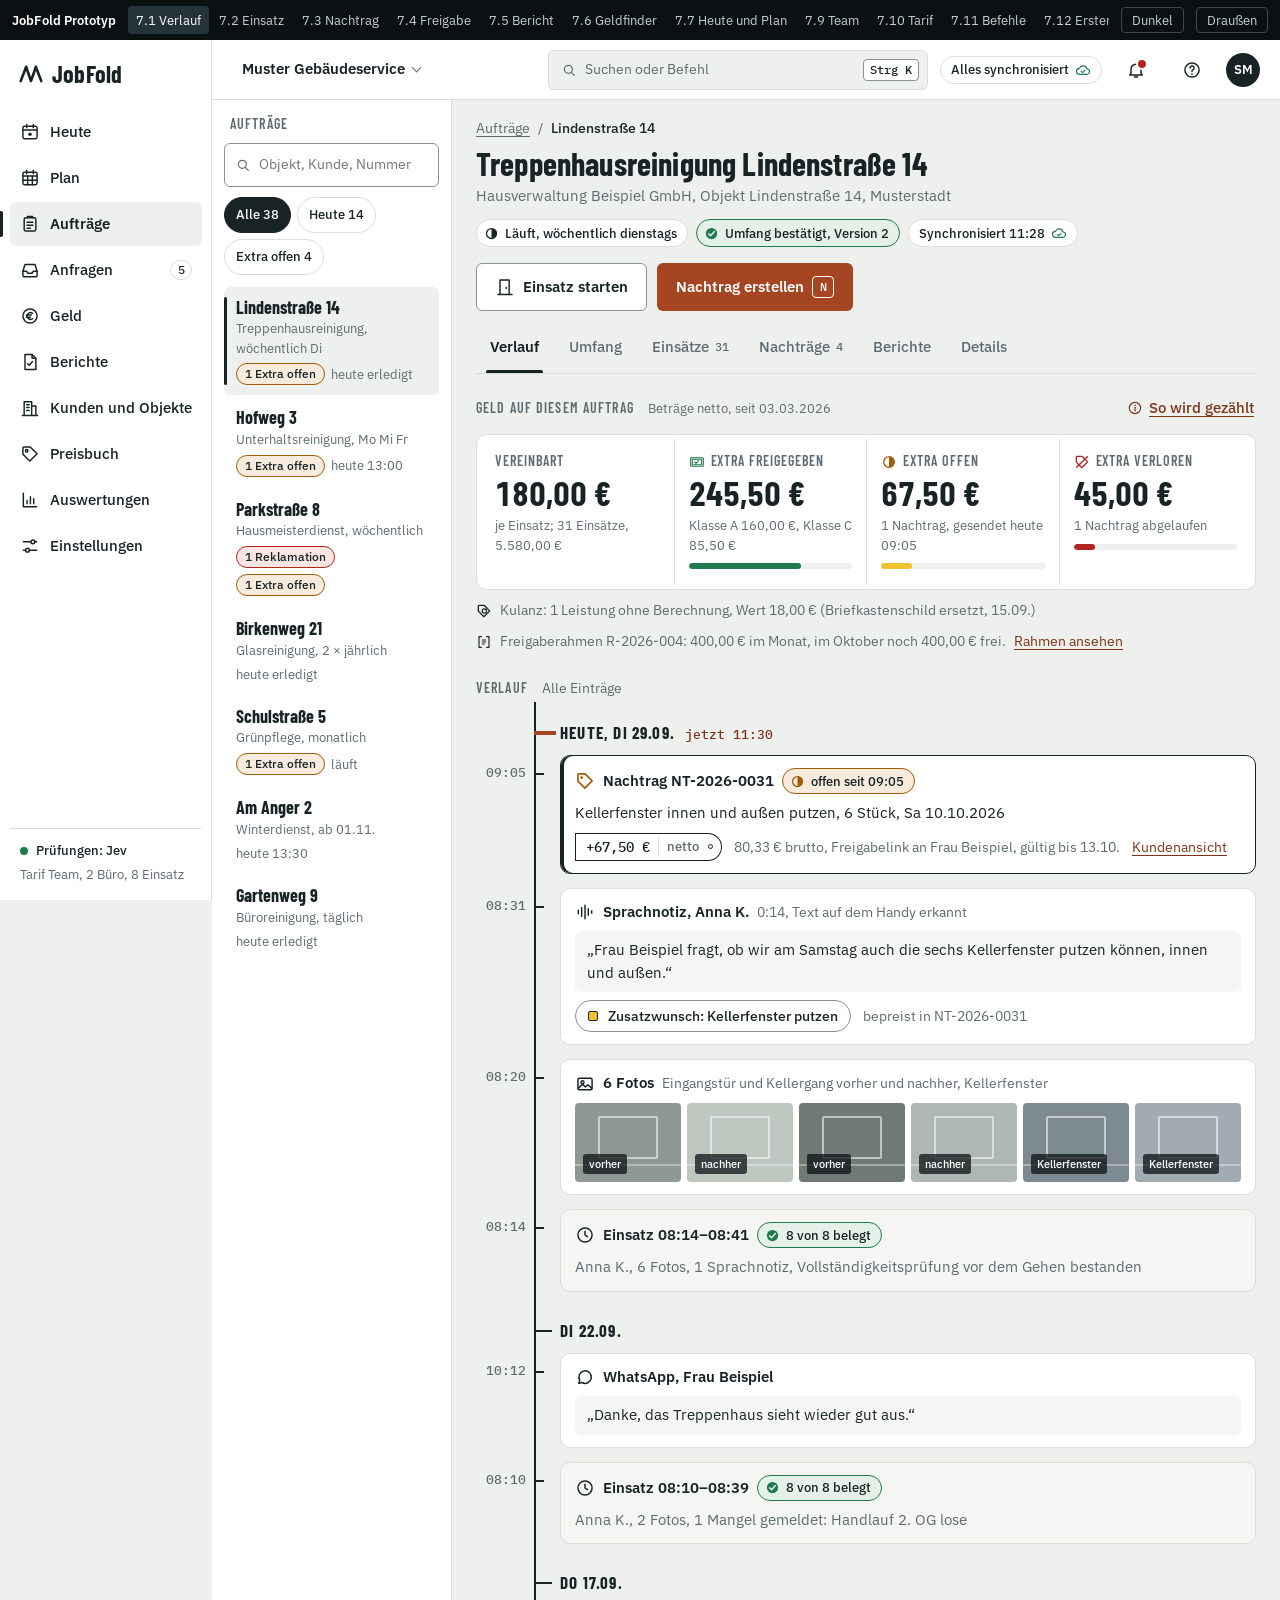
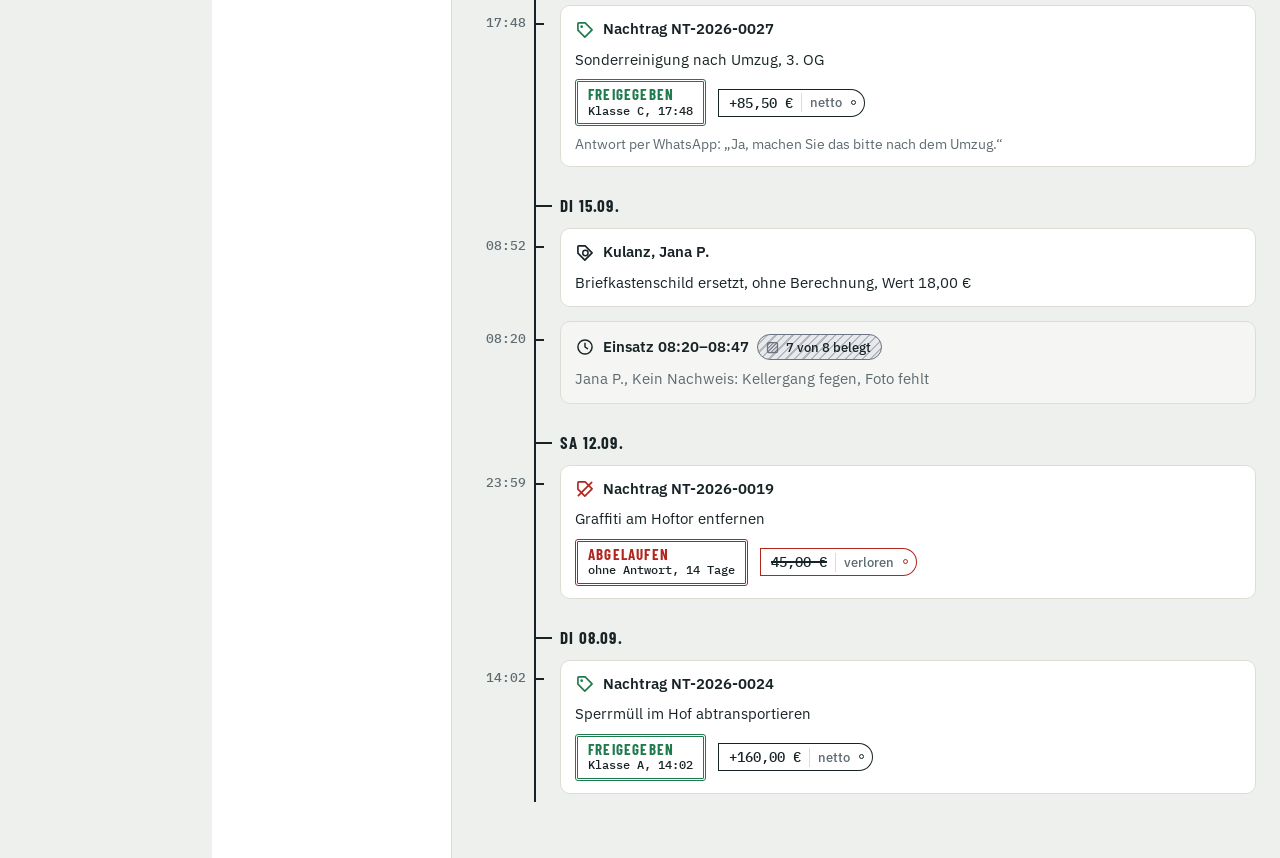
<file: site/demo/index.html>
<!doctype html>
<html lang="de" data-theme="light">
<head>
<meta charset="utf-8">
<meta name="viewport" content="width=device-width, initial-scale=1">
<meta name="color-scheme" content="light dark">
<meta http-equiv="Content-Security-Policy" content="default-src 'none'; script-src 'self'; style-src 'self' https://fonts.googleapis.com; font-src 'self' https://fonts.gstatic.com; img-src 'self' data:; base-uri 'none'; form-action 'none'">
<link rel="icon" href="data:image/svg+xml,%3Csvg xmlns='http://www.w3.org/2000/svg' viewBox='0 0 24 24'%3E%3Crect width='24' height='24' rx='5' fill='%23111'/%3E%3C/svg%3E">
<title>JobFold Prototyp 2027</title>
<meta name="description" content="Klickbarer Prototyp der JobFold-Oberfläche 2027. Alle Firmen, Personen, Objekte und Beträge sind Muster.">
<link rel="stylesheet" href="../fonts/fonts.css">
<script src="embed.js"></script>
<link rel="stylesheet" href="app.css">
<script src="app.js" defer></script>
</head>
<body data-surface="office">

<svg class="sprite" xmlns="http://www.w3.org/2000/svg" aria-hidden="true" focusable="false">
  <defs>
    <pattern id="hatch-g" width="4" height="4" patternUnits="userSpaceOnUse" patternTransform="rotate(45)"><rect class="hatch-fill" width="1.6" height="4"/></pattern>
    <mask id="m-check"><rect width="24" height="24" fill="#fff"/><path d="M7.4 12.4l3.1 3.1 6.1-6.6" fill="none" stroke="#000" stroke-width="2.4" stroke-linecap="round" stroke-linejoin="round"/></mask>
  </defs>
  <symbol id="g-logo" viewBox="0 0 24 24"><path d="M2.5 18.5l5-13 4.5 13 4.5-13 5 13"/><path d="M7.5 5.5v2.5M16.5 5.5v2.5"/></symbol>
  <symbol id="g-today" viewBox="0 0 24 24"><rect x="3.5" y="5" width="17" height="15" rx="2"/><path d="M3.5 9.5h17M8 3v4M16 3v4"/><circle cx="12" cy="14.6" r="2.1" fill="currentColor" stroke="none"/></symbol>
  <symbol id="g-plan" viewBox="0 0 24 24"><rect x="3.5" y="5" width="17" height="15" rx="2"/><path d="M3.5 9.5h17M8 3v4M16 3v4M9.2 9.5V20M14.8 9.5V20M3.5 14.7h17"/></symbol>
  <symbol id="g-jobs" viewBox="0 0 24 24"><rect x="5" y="4.5" width="14" height="16" rx="2"/><path d="M9 4.5V3h6v1.5M8.5 10h7M8.5 13.5h7M8.5 17h4"/></symbol>
  <symbol id="g-inbox" viewBox="0 0 24 24"><path d="M3.5 13.5l2.5-8h12l2.5 8V19a1 1 0 0 1-1 1h-15a1 1 0 0 1-1-1z"/><path d="M3.5 13.5H8l1.5 2.5h5l1.5-2.5h4.5"/></symbol>
  <symbol id="g-money" viewBox="0 0 24 24"><circle cx="12" cy="12" r="8.5"/><path d="M15.2 8.7a4.1 4.1 0 1 0 0 6.6M7.6 10.9h6M7.6 13.4h5"/></symbol>
  <symbol id="g-report" viewBox="0 0 24 24"><path d="M6 3h8.5L19 7.5V21H6z"/><path d="M14.5 3v4.5H19M9 14l2 2 4-4.5"/></symbol>
  <symbol id="g-building" viewBox="0 0 24 24"><path d="M5 21V4.5h9V21M14 9.5h5V21M3 21h18M8 8h3M8 11.5h3M8 15h3"/></symbol>
  <symbol id="g-tag" viewBox="0 0 24 24"><path d="M3.5 12.2V4.5a1 1 0 0 1 1-1h7.7l8.3 8.3-8.7 8.7z"/><circle cx="8" cy="8" r="1.5"/></symbol>
  <symbol id="g-chart" viewBox="0 0 24 24"><path d="M4 20V4M4 20h16M8.5 16.5v-4M12.5 16.5V8M16.5 16.5v-6"/></symbol>
  <symbol id="g-settings" viewBox="0 0 24 24"><path d="M4 7h9M18 7h2M4 17h3M11 17h9"/><circle cx="15.5" cy="7" r="2.3"/><circle cx="9" cy="17" r="2.3"/></symbol>
  <symbol id="g-search" viewBox="0 0 24 24"><circle cx="11" cy="11" r="6"/><path d="M15.5 15.5L20 20"/></symbol>
  <symbol id="g-bell" viewBox="0 0 24 24"><path d="M6 16v-5a6 6 0 0 1 12 0v5l1.5 2h-15zM10 20.5h4"/></symbol>
  <symbol id="g-help" viewBox="0 0 24 24"><circle cx="12" cy="12" r="8.5"/><path d="M9.7 9.6a2.4 2.4 0 1 1 3.3 2.2c-.6.3-1 .8-1 1.4v.6"/><circle cx="12" cy="16.9" r="1.1" fill="currentColor" stroke="none"/></symbol>
  <symbol id="g-plus" viewBox="0 0 24 24"><path d="M12 5v14M5 12h14"/></symbol>
  <symbol id="g-minus" viewBox="0 0 24 24"><path d="M5 12h14"/></symbol>
  <symbol id="g-back" viewBox="0 0 24 24"><path d="M15 5l-7 7 7 7"/></symbol>
  <symbol id="g-prev" viewBox="0 0 24 24"><path d="M14.5 6l-6 6 6 6"/></symbol>
  <symbol id="g-next" viewBox="0 0 24 24"><path d="M9.5 6l6 6-6 6"/></symbol>
  <symbol id="g-more" viewBox="0 0 24 24"><circle cx="5.5" cy="12" r="1.6" fill="currentColor" stroke="none"/><circle cx="12" cy="12" r="1.6" fill="currentColor" stroke="none"/><circle cx="18.5" cy="12" r="1.6" fill="currentColor" stroke="none"/></symbol>
  <symbol id="g-camera" viewBox="0 0 24 24"><path d="M3.5 8h3.2l1.6-2.5h7.4L17.3 8h3.2v11h-17z"/><circle cx="12" cy="13.2" r="3.4"/></symbol>
  <symbol id="g-mic" viewBox="0 0 24 24"><rect x="9" y="3" width="6" height="11" rx="3"/><path d="M5.5 11a6.5 6.5 0 0 0 13 0M12 17.5V21"/></symbol>
  <symbol id="g-note" viewBox="0 0 24 24"><path d="M4 20l1-4.5L15.5 5a2.1 2.1 0 0 1 3 3L8 18.5z"/><path d="M13.5 7l3 3"/></symbol>
  <symbol id="g-finish" viewBox="0 0 24 24"><circle cx="12" cy="12" r="8.5"/><path d="M8 12.3l2.7 2.7L16 9.5"/></symbol>
  <symbol id="g-sync" viewBox="0 0 24 24"><path d="M7 18.5a4.5 4.5 0 0 1-.4-9A6 6 0 0 1 18 10.5a4 4 0 0 1-.5 8z"/><path d="M9.5 14l2 2 3.5-3.5"/></symbol>
  <symbol id="g-device" viewBox="0 0 24 24"><rect x="7" y="3" width="10" height="18" rx="2"/><path d="M10.5 18h3"/></symbol>
  <symbol id="g-saved" viewBox="0 0 24 24"><rect x="7" y="3" width="10" height="18" rx="2"/><path d="M10.5 18h3"/><circle cx="12" cy="10.5" r="2.2" fill="currentColor" stroke="none"/></symbol>
  <symbol id="g-pair" viewBox="0 0 24 24"><rect x="2.5" y="6" width="8" height="12" rx="1"/><rect x="13.5" y="6" width="8" height="12" rx="1"/><path d="M10.5 12h3"/></symbol>
  <symbol id="g-value" viewBox="0 0 24 24"><path d="M9.5 4l-2 16M16.5 4l-2 16M5 9h15M4 15h15"/></symbol>
  <symbol id="g-chat" viewBox="0 0 24 24"><path d="M4.5 19.5l1.2-3.6A7.5 7.5 0 1 1 8.4 18.6z"/></symbol>
  <symbol id="g-mail" viewBox="0 0 24 24"><rect x="3.5" y="5.5" width="17" height="13" rx="1.5"/><path d="M4 6.5l8 6 8-6"/></symbol>
  <symbol id="g-voice" viewBox="0 0 24 24"><path d="M4 10v4M8 7v10M12 4v16M16 8v8M20 10.5v3"/></symbol>
  <symbol id="g-clock" viewBox="0 0 24 24"><circle cx="12" cy="12" r="8.5"/><path d="M12 7.5V12l3 2"/></symbol>
  <symbol id="g-photo" viewBox="0 0 24 24"><rect x="3.5" y="5" width="17" height="14" rx="1.5"/><circle cx="9" cy="10" r="1.8"/><path d="M4 17l5-4.5 3.5 3 3-2.5 4.5 4"/></symbol>
  <symbol id="g-upload" viewBox="0 0 24 24"><path d="M12 16V4.5M7.5 9L12 4.5 16.5 9M4.5 19.5h15"/></symbol>
  <symbol id="g-download" viewBox="0 0 24 24"><path d="M12 4.5V16M7.5 11.5L12 16l4.5-4.5M4.5 19.5h15"/></symbol>
  <symbol id="g-lock" viewBox="0 0 24 24"><rect x="5" y="10.5" width="14" height="10" rx="1.5"/><path d="M8 10.5V8a4 4 0 0 1 8 0v2.5"/></symbol>
  <symbol id="g-info" viewBox="0 0 24 24"><circle cx="12" cy="12" r="8.5"/><path d="M12 11v5.5"/><circle cx="12" cy="7.8" r="1.1" fill="currentColor" stroke="none"/></symbol>
  <symbol id="g-close" viewBox="0 0 24 24"><path d="M6 6l12 12M18 6L6 18"/></symbol>
  <symbol id="g-door" viewBox="0 0 24 24"><path d="M6 21V3.5h11V21M3.5 21h17"/><path d="M13.5 12.5v1.2"/></symbol>
  <symbol id="g-file" viewBox="0 0 24 24"><path d="M6 3h8.5L19 7.5V21H6z"/><path d="M14.5 3v4.5H19"/></symbol>
  <symbol id="g-user" viewBox="0 0 24 24"><circle cx="12" cy="8.5" r="3.5"/><path d="M5 20a7 7 0 0 1 14 0"/></symbol>
  <symbol id="g-key" viewBox="0 0 24 24"><circle cx="8" cy="12" r="3.5"/><path d="M11.5 12H20M17 12v3M20 12v2"/></symbol>
  <symbol id="g-card" viewBox="0 0 24 24"><rect x="3" y="5.5" width="18" height="13" rx="1.5"/><path d="M3 10h18M6.5 15h4"/></symbol>
  <symbol id="g-qr" viewBox="0 0 24 24"><rect x="4" y="4" width="6" height="6"/><rect x="14" y="4" width="6" height="6"/><rect x="4" y="14" width="6" height="6"/><path d="M14 14h2.5v2.5H14zM17.5 17.5H20V20h-2.5zM14 19h2M19 14v2"/></symbol>
  <symbol id="g-alert" viewBox="0 0 24 24"><path d="M12 3.5l9.5 16.5h-19z"/><path d="M12 9.5v4.5"/><circle cx="12" cy="17" r="1.1" fill="currentColor" stroke="none"/></symbol>
  <symbol id="g-move" viewBox="0 0 24 24"><path d="M12 3.5v17M8 7.5l4-4 4 4M8 16.5l4 4 4-4"/></symbol>
  <symbol id="g-frame" viewBox="0 0 24 24"><path d="M8 4H4.5v16H8M16 4h3.5v16H16"/><path d="M9.5 9h5M9.5 12h5M9.5 15h3"/></symbol>
  <symbol id="g-seal" viewBox="0 0 24 24"><rect x="3.5" y="3.5" width="17" height="17" rx="1.5"/><path d="M7.5 11.5l2.6 2.6 4.4-4.8"/><path d="M14.5 17.5h3v-3h-3z"/></symbol>
  <symbol id="g-forward" viewBox="0 0 24 24"><path d="M14 5l6 6-6 6"/><path d="M20 11H9.5A5.5 5.5 0 0 0 4 16.5V19"/></symbol>
  <!-- status glyphs (DESIGN.md §10.4) -->
  <symbol id="st-done" viewBox="0 0 24 24"><circle cx="12" cy="12" r="9" fill="currentColor" stroke="none" mask="url(#m-check)"/></symbol>
  <symbol id="st-open" viewBox="0 0 24 24"><circle cx="12" cy="12" r="8" stroke-width="2"/></symbol>
  <symbol id="st-noev" viewBox="0 0 24 24"><rect x="4" y="4" width="16" height="16" rx="2" fill="url(#hatch-g)" stroke-width="2"/></symbol>
  <symbol id="st-na" viewBox="0 0 24 24"><path d="M6 12h12" stroke-width="2.5"/></symbol>
  <symbol id="st-notpossible" viewBox="0 0 24 24"><circle cx="12" cy="12" r="8" stroke-width="2"/><path d="M6.5 17.5l11-11" stroke-width="2"/></symbol>
  <symbol id="st-extra" viewBox="0 0 24 24"><path d="M3.5 12.2V4.5a1 1 0 0 1 1-1h7.7l8.3 8.3-8.7 8.7z" stroke-width="2"/><circle cx="8" cy="8" r="1.6" fill="currentColor" stroke="none"/></symbol>
  <symbol id="st-approved" viewBox="0 0 24 24"><rect x="2.5" y="5.5" width="19" height="13" rx="1" stroke-width="1.6"/><rect x="5" y="8" width="14" height="8" stroke-width="1.6"/><path d="M8.5 12.2l2 1.9 4-4.2" stroke-width="1.8"/></symbol>
  <symbol id="st-wait" viewBox="0 0 24 24"><circle cx="12" cy="12" r="8" stroke-width="2"/><path d="M12 4a8 8 0 0 1 0 16z" fill="currentColor" stroke="none"/></symbol>
  <symbol id="st-lost" viewBox="0 0 24 24"><path d="M3.5 12.2V4.5a1 1 0 0 1 1-1h7.7l8.3 8.3-8.7 8.7z" stroke-width="2"/><path d="M4 20L20 4" stroke-width="2"/></symbol>
  <symbol id="st-goodwill" viewBox="0 0 24 24"><path d="M3.5 12.2V4.5a1 1 0 0 1 1-1h7.7l8.3 8.3-8.7 8.7z" stroke-width="2"/><circle cx="12.5" cy="12" r="3.2" stroke-width="1.8"/></symbol>
  <symbol id="st-stop" viewBox="0 0 24 24"><circle cx="12" cy="12" r="8" stroke-width="2"/><path d="M8.5 8.5l7 7M15.5 8.5l-7 7" stroke-width="2"/></symbol>
</svg>

<nav class="proto" aria-label="Prototyp-Navigation">
  <span class="proto-name">JobFold Prototyp</span>
  <div class="proto-links">
    <a href="#timeline" data-go="timeline">7.1 Verlauf</a>
    <a href="#visit" data-go="visit">7.2 Einsatz</a>
    <a href="#change" data-go="change">7.3 Nachtrag</a>
    <a href="#approve" data-go="approve">7.4 Freigabe</a>
    <a href="#report" data-go="report">7.5 Bericht</a>
    <a href="#finder" data-go="finder">7.6 Geldfinder</a>
    <a href="#today" data-go="today">7.7 Heute und Plan</a>
    <a href="#team" data-go="team">7.9 Team</a>
    <a href="#billing" data-go="billing">7.10 Tarif</a>
    <a href="#command" data-go="command">7.11 Befehle</a>
    <a href="#onboarding" data-go="onboarding">7.12 Erster Start</a>
    <a href="#closeout" data-go="closeout">7.15 Feierabend</a>
    <a href="#frame" data-go="frame">7.17 Rahmen</a>
    <a href="#bundle" data-go="bundle">7.18 Sammelfreigabe</a>
    <a href="#seal" data-go="seal">7.19 Siegel</a>
    <a href="#letter" data-go="letter">7.20 Geldbrief</a>
    <a href="#inbox" data-go="inbox">7.8 Anfragen</a>
    <a href="#prices" data-go="prices">F-09 Preisbuch</a>
    <a href="#insights" data-go="insights">8.17 Auswertungen</a>
    <a href="#portal" data-go="portal">7.13 Portal</a>
    <a href="#notice" data-go="notice">7.16 Aushang</a>
    <a href="#admin" data-go="admin">7.14 Admin</a>
  </div>
  <button type="button" class="proto-btn" id="themeToggle" aria-pressed="false">Dunkel</button>
  <button type="button" class="proto-btn" id="outdoorToggle" aria-pressed="false">Draußen</button>
</nav>

<!-- ================= OFFICE SHELL ================= -->
<div class="shell">
  <aside class="side" aria-label="Hauptnavigation">
    <a class="brand" href="#today"><svg class="i brand-mark" aria-hidden="true"><use href="#g-logo"/></svg><span>JobFold</span></a>
    <nav class="side-nav" aria-label="Bereiche">
      <a href="#today" data-nav="today"><svg class="i" aria-hidden="true"><use href="#g-today"/></svg>Heute</a>
      <a href="#today" data-nav="plan"><svg class="i" aria-hidden="true"><use href="#g-plan"/></svg>Plan</a>
      <a href="#timeline" data-nav="jobs"><svg class="i" aria-hidden="true"><use href="#g-jobs"/></svg>Aufträge</a>
      <a href="#inbox" data-nav="inbox"><svg class="i" aria-hidden="true"><use href="#g-inbox"/></svg>Anfragen<span class="count">5</span></a>
      <a href="#letter" data-nav="money"><svg class="i" aria-hidden="true"><use href="#g-money"/></svg>Geld</a>
      <a href="#report" data-nav="reports"><svg class="i" aria-hidden="true"><use href="#g-report"/></svg>Berichte</a>
      <a href="#frame" data-nav="customers"><svg class="i" aria-hidden="true"><use href="#g-building"/></svg>Kunden und Objekte</a>
      <a href="#prices" data-nav="prices"><svg class="i" aria-hidden="true"><use href="#g-tag"/></svg>Preisbuch</a>
      <a href="#insights" data-nav="insights"><svg class="i" aria-hidden="true"><use href="#g-chart"/></svg>Auswertungen</a>
      <a href="#team" data-nav="settings"><svg class="i" aria-hidden="true"><use href="#g-settings"/></svg>Einstellungen</a>
    </nav>
    <div class="side-foot">
      <p class="checks-state"><span class="dot-state" aria-hidden="true"></span>Prüfungen: Jev</p>
      <p>Tarif Team, 2 Büro, 8 Einsatz</p>
    </div>
  </aside>

  <div class="main">
    <header class="top">
      <a class="brand brand-compact" href="#today"><svg class="i brand-mark" aria-hidden="true"><use href="#g-logo"/></svg><span>JobFold</span></a>
      <button type="button" class="ws" data-missing="Betrieb wechseln">Muster Gebäudeservice</button>
      <button type="button" class="cmd-field" data-open-cmd aria-label="Suchen oder Befehl, Strg K">
        <svg class="i i-16" aria-hidden="true"><use href="#g-search"/></svg><span>Suchen oder Befehl</span><kbd>Strg K</kbd>
      </button>
      <span class="sync-pill is-ok">Alles synchronisiert<svg class="i i-16" aria-hidden="true"><use href="#g-sync"/></svg></span>
      <button type="button" class="icon-btn" aria-label="Benachrichtigungen, 2 neu" data-missing="Benachrichtigungen"><svg class="i" aria-hidden="true"><use href="#g-bell"/></svg><span class="dot" aria-hidden="true"></span></button>
      <button type="button" class="icon-btn hide-sm" aria-label="Hilfe" data-missing="Hilfe"><svg class="i" aria-hidden="true"><use href="#g-help"/></svg></button>
      <span class="avatar" role="img" aria-label="Sabine Muster, Inhaberin">SM</span>
    </header>

    <!-- ============ 7.1 MONEY TIMELINE ============ -->
    <section class="screen" id="s-timeline" data-screen="timeline" aria-labelledby="tlTitle">
      <div class="job-layout">
        <aside class="job-list" aria-label="Aufträge">
          <h2 class="label">Aufträge</h2>
          <label class="search"><svg class="i i-16" aria-hidden="true"><use href="#g-search"/></svg><span class="visually-hidden">Aufträge durchsuchen</span><input type="search" placeholder="Objekt, Kunde, Nummer"></label>
          <div class="filter-row" role="group" aria-label="Filter">
            <button type="button" class="fchip" aria-pressed="true">Alle 38</button>
            <button type="button" class="fchip" aria-pressed="false">Heute 14</button>
            <button type="button" class="fchip" aria-pressed="false">Extra offen 4</button>
          </div>
          <ul class="jobs">
            <li><a class="job is-current" href="#timeline" aria-current="page"><span class="job-name">Lindenstraße 14</span><span class="job-type">Treppenhausreinigung, wöchentlich Di</span><span class="job-meta"><span class="mini c-open">1 Extra offen</span><span>heute erledigt</span></span></a></li>
            <li><a class="job" href="#timeline"><span class="job-name">Hofweg 3</span><span class="job-type">Unterhaltsreinigung, Mo Mi Fr</span><span class="job-meta"><span class="mini c-open">1 Extra offen</span><span>heute 13:00</span></span></a></li>
            <li><a class="job" href="#timeline"><span class="job-name">Parkstraße 8</span><span class="job-type">Hausmeisterdienst, wöchentlich</span><span class="job-meta"><span class="mini c-stop">1 Reklamation</span><span class="mini c-open">1 Extra offen</span></span></a></li>
            <li><a class="job" href="#timeline"><span class="job-name">Birkenweg 21</span><span class="job-type">Glasreinigung, 2 × jährlich</span><span class="job-meta"><span>heute erledigt</span></span></a></li>
            <li><a class="job" href="#timeline"><span class="job-name">Schulstraße 5</span><span class="job-type">Grünpflege, monatlich</span><span class="job-meta"><span class="mini c-open">1 Extra offen</span><span>läuft</span></span></a></li>
            <li><a class="job" href="#timeline"><span class="job-name">Am Anger 2</span><span class="job-type">Winterdienst, ab 01.11.</span><span class="job-meta"><span>heute 13:30</span></span></a></li>
            <li><a class="job" href="#timeline"><span class="job-name">Gartenweg 9</span><span class="job-type">Büroreinigung, täglich</span><span class="job-meta"><span>heute erledigt</span></span></a></li>
          </ul>
        </aside>

        <div class="job-main">
          <nav class="crumbs" aria-label="Pfad"><a href="#timeline">Aufträge</a><span aria-hidden="true">/</span><span aria-current="page">Lindenstraße 14</span></nav>
          <header class="job-head">
            <div class="job-title">
              <h1 class="display" id="tlTitle">Treppenhausreinigung Lindenstraße 14</h1>
              <p class="job-sub">Hausverwaltung Beispiel GmbH, Objekt Lindenstraße 14, Musterstadt</p>
              <div class="flags">
                <span class="state-chip c-run"><svg class="i i-16" aria-hidden="true"><use href="#st-wait"/></svg>Läuft, wöchentlich dienstags</span>
                <span class="state-chip c-ok"><svg class="i i-16" aria-hidden="true"><use href="#st-done"/></svg>Umfang bestätigt, Version 2</span>
                <span class="sync-pill is-ok">Synchronisiert 11:28<svg class="i i-16" aria-hidden="true"><use href="#g-sync"/></svg></span>
              </div>
            </div>
            <div class="head-actions">
              <a class="btn btn-secondary" href="#visit"><svg class="i" aria-hidden="true"><use href="#g-door"/></svg>Einsatz starten</a>
              <a class="btn btn-primary" href="#change">Nachtrag erstellen<kbd>N</kbd></a>
            </div>
          </header>

          <div class="tabs" role="tablist" aria-label="Auftrag">
            <button type="button" role="tab" class="tab" aria-selected="true">Verlauf</button>
            <button type="button" role="tab" class="tab" aria-selected="false" data-missing="Umfang">Umfang</button>
            <button type="button" role="tab" class="tab" aria-selected="false" data-missing="Einsätze">Einsätze<span class="tab-count">31</span></button>
            <button type="button" role="tab" class="tab" aria-selected="false" data-missing="Nachträge">Nachträge<span class="tab-count">4</span></button>
            <button type="button" role="tab" class="tab" aria-selected="false" data-missing="Berichte">Berichte</button>
            <button type="button" role="tab" class="tab" aria-selected="false" data-missing="Details">Details</button>
          </div>

          <section class="money" aria-labelledby="moneyH">
            <div class="money-head">
              <h2 class="label" id="moneyH">Geld auf diesem Auftrag</h2>
              <span class="money-note">Beträge netto, seit 03.03.2026</span>
              <button type="button" class="link-btn" id="moneyInfoBtn" aria-expanded="false" aria-controls="moneyInfo"><svg class="i i-16" aria-hidden="true"><use href="#g-info"/></svg>So wird gezählt</button>
            </div>
            <div class="popover" id="moneyInfo" hidden>
              <dl>
                <dt>Vereinbart</dt><dd>Wert des bestätigten Leistungsumfangs je Einsatz.</dd>
                <dt>Extra freigegeben</dt><dd>Freigegebene Nachträge der Klassen A bis D, nach Klasse aufgeteilt.</dd>
                <dt>Extra offen</dt><dd>Gesendet, nicht beantwortet, nicht abgelaufen.</dd>
                <dt>Extra verloren</dt><dd>Abgelehnt, abgelaufen oder ohne Freigabe ausgeführt.</dd>
              </dl>
              <p>JobFold rechnet jede Zahl aus den Einträgen im Verlauf. Tippe eine Zahl an, um ihre Einträge zu sehen.</p>
            </div>
            <div class="money-grid" role="group" aria-label="Verlauf nach Betrag filtern">
              <button type="button" class="fig" data-filter="agreed" aria-pressed="false">
                <span class="fig-label">Vereinbart</span>
                <span class="fig-value">180,00 €</span>
                <span class="fig-sub">je Einsatz; 31 Einsätze, 5.580,00 €</span>
              </button>
              <button type="button" class="fig fig-ok" data-filter="approved" aria-pressed="false">
                <span class="fig-label"><svg class="i i-16" aria-hidden="true"><use href="#st-approved"/></svg>Extra freigegeben</span>
                <span class="fig-value">245,50 €</span>
                <span class="fig-sub">Klasse A 160,00 €, Klasse C 85,50 €</span>
                <span class="fig-bar" aria-hidden="true"><span class="w-69"></span></span>
              </button>
              <button type="button" class="fig fig-open" data-filter="open" aria-pressed="false">
                <span class="fig-label"><svg class="i i-16" aria-hidden="true"><use href="#st-wait"/></svg>Extra offen</span>
                <span class="fig-value">67,50 €</span>
                <span class="fig-sub">1 Nachtrag, gesendet heute 09:05</span>
                <span class="fig-bar" aria-hidden="true"><span class="w-19"></span></span>
              </button>
              <button type="button" class="fig fig-lost" data-filter="lost" aria-pressed="false">
                <span class="fig-label"><svg class="i i-16" aria-hidden="true"><use href="#st-lost"/></svg>Extra verloren</span>
                <span class="fig-value">45,00 €</span>
                <span class="fig-sub">1 Nachtrag abgelaufen</span>
                <span class="fig-bar" aria-hidden="true"><span class="w-13"></span></span>
              </button>
            </div>
            <p class="goodwill"><svg class="i i-16" aria-hidden="true"><use href="#st-goodwill"/></svg>Kulanz: 1 Leistung ohne Berechnung, Wert 18,00 € (Briefkastenschild ersetzt, 15.09.)</p>
            <p class="goodwill"><svg class="i i-16" aria-hidden="true"><use href="#g-frame"/></svg>Freigaberahmen R-2026-004: 400,00 € im Monat, im Oktober noch 400,00 € frei. <a href="#frame">Rahmen ansehen</a></p>
          </section>

          <section class="tl" aria-labelledby="tlH">
            <div class="tl-head">
              <h2 class="label" id="tlH">Verlauf</h2>
              <span class="tl-state" id="tlState" aria-live="polite">Alle Einträge</span>
              <button type="button" class="link-btn" id="tlClear" hidden>Filter aufheben</button>
            </div>
            <ol class="rail" id="rail">
              <li class="tick-day is-now"><span class="day">Heute, Di 29.09.</span><span class="now-tag">jetzt 11:30</span></li>
              <li class="tl-item is-selected" data-src="co31" data-money="open" tabindex="0">
                <span class="tl-time">09:05</span>
                <div class="tl-body">
                  <div class="tl-top"><svg class="i gl-open" aria-hidden="true"><use href="#st-extra"/></svg><strong>Nachtrag NT-2026-0031</strong><span class="state-chip c-open"><svg class="i i-16" aria-hidden="true"><use href="#st-wait"/></svg>offen seit 09:05</span></div>
                  <p>Kellerfenster innen und außen putzen, 6 Stück, Sa 10.10.2026</p>
                  <div class="tl-foot">
                    <span class="price-chip"><span class="pc-amt">+67,50 €</span><span class="pc-word">netto</span></span>
                    <span class="muted">80,33 € brutto, Freigabelink an Frau Beispiel, gültig bis 13.10.</span>
                    <a href="#approve">Kundenansicht</a>
                  </div>
                </div>
              </li>
              <li class="tl-item" data-src="voice31" data-money="open" tabindex="0">
                <span class="tl-time">08:31</span>
                <div class="tl-body">
                  <div class="tl-top"><svg class="i" aria-hidden="true"><use href="#g-voice"/></svg><strong>Sprachnotiz, Anna K.</strong><span class="muted">0:14, Text auf dem Handy erkannt</span></div>
                  <blockquote>„Frau Beispiel fragt, ob wir am Samstag auch die sechs Kellerfenster putzen können, innen und außen.“</blockquote>
                  <div class="tl-foot"><span class="radar-chip is-settled"><span class="rc-mark" aria-hidden="true"></span>Zusatzwunsch: Kellerfenster putzen</span><span class="muted">bepreist in NT-2026-0031</span></div>
                </div>
              </li>
              <li class="tl-item" data-src="photos29" tabindex="0">
                <span class="tl-time">08:20</span>
                <div class="tl-body">
                  <div class="tl-top"><svg class="i" aria-hidden="true"><use href="#g-photo"/></svg><strong>6 Fotos</strong><span class="muted">Eingangstür und Kellergang vorher und nachher, Kellerfenster</span></div>
                  <div class="photo-strip">
                    <span class="ph ph-1"><span>vorher</span></span><span class="ph ph-2"><span>nachher</span></span><span class="ph ph-3"><span>vorher</span></span><span class="ph ph-4"><span>nachher</span></span><span class="ph ph-5"><span>Kellerfenster</span></span><span class="ph ph-6"><span>Kellerfenster</span></span>
                  </div>
                </div>
              </li>
              <li class="tl-item" data-src="visit29" data-money="agreed" tabindex="0">
                <span class="tl-time">08:14</span>
                <div class="tl-body tl-visit">
                  <div class="tl-top"><svg class="i" aria-hidden="true"><use href="#g-clock"/></svg><strong>Einsatz 08:14–08:41</strong><span class="state-chip c-ok"><svg class="i i-16" aria-hidden="true"><use href="#st-done"/></svg>8 von 8 belegt</span></div>
                  <p class="muted">Anna K., 6 Fotos, 1 Sprachnotiz, Vollständigkeitsprüfung vor dem Gehen bestanden</p>
                </div>
              </li>

              <li class="tick-day"><span class="day">Di 22.09.</span></li>
              <li class="tl-item" data-src="wa22" tabindex="0">
                <span class="tl-time">10:12</span>
                <div class="tl-body">
                  <div class="tl-top"><svg class="i" aria-hidden="true"><use href="#g-chat"/></svg><strong>WhatsApp, Frau Beispiel</strong></div>
                  <blockquote>„Danke, das Treppenhaus sieht wieder gut aus.“</blockquote>
                </div>
              </li>
              <li class="tl-item" data-src="visit22" data-money="agreed" tabindex="0">
                <span class="tl-time">08:10</span>
                <div class="tl-body tl-visit">
                  <div class="tl-top"><svg class="i" aria-hidden="true"><use href="#g-clock"/></svg><strong>Einsatz 08:10–08:39</strong><span class="state-chip c-ok"><svg class="i i-16" aria-hidden="true"><use href="#st-done"/></svg>8 von 8 belegt</span></div>
                  <p class="muted">Anna K., 2 Fotos, 1 Mangel gemeldet: Handlauf 2. OG lose</p>
                </div>
              </li>

              <li class="tick-day"><span class="day">Do 17.09.</span></li>
              <li class="tl-item" data-src="stamp27" data-money="approved" tabindex="0">
                <span class="tl-time">17:48</span>
                <div class="tl-body">
                  <div class="tl-top"><svg class="i gl-ok" aria-hidden="true"><use href="#st-extra"/></svg><strong>Nachtrag NT-2026-0027</strong></div>
                  <p>Sonderreinigung nach Umzug, 3. OG</p>
                  <div class="tl-foot">
                    <span class="stamp">Freigegeben<small>Klasse C, 17:48</small></span>
                    <span class="price-chip"><span class="pc-amt">+85,50 €</span><span class="pc-word">netto</span></span>
                    <span class="muted">Antwort per WhatsApp: „Ja, machen Sie das bitte nach dem Umzug.“</span>
                  </div>
                </div>
              </li>

              <li class="tick-day"><span class="day">Di 15.09.</span></li>
              <li class="tl-item" data-src="goodwill15" tabindex="0">
                <span class="tl-time">08:52</span>
                <div class="tl-body">
                  <div class="tl-top"><svg class="i" aria-hidden="true"><use href="#st-goodwill"/></svg><strong>Kulanz, Jana P.</strong></div>
                  <p>Briefkastenschild ersetzt, ohne Berechnung, Wert 18,00 €</p>
                </div>
              </li>
              <li class="tl-item" data-src="visit15" data-money="agreed" tabindex="0">
                <span class="tl-time">08:20</span>
                <div class="tl-body tl-visit">
                  <div class="tl-top"><svg class="i" aria-hidden="true"><use href="#g-clock"/></svg><strong>Einsatz 08:20–08:47</strong><span class="state-chip c-unknown"><svg class="i i-16" aria-hidden="true"><use href="#st-noev"/></svg>7 von 8 belegt</span></div>
                  <p class="muted">Jana P., Kein Nachweis: Kellergang fegen, Foto fehlt</p>
                </div>
              </li>

              <li class="tick-day"><span class="day">Sa 12.09.</span></li>
              <li class="tl-item" data-src="lost19" data-money="lost" tabindex="0">
                <span class="tl-time">23:59</span>
                <div class="tl-body">
                  <div class="tl-top"><svg class="i gl-stop" aria-hidden="true"><use href="#st-lost"/></svg><strong>Nachtrag NT-2026-0019</strong></div>
                  <p>Graffiti am Hoftor entfernen</p>
                  <div class="tl-foot">
                    <span class="stamp is-stop">Abgelaufen<small>ohne Antwort, 14 Tage</small></span>
                    <span class="price-chip is-lost"><span class="pc-amt">45,00 €</span><span class="pc-word">verloren</span></span>
                  </div>
                </div>
              </li>

              <li class="tick-day"><span class="day">Di 08.09.</span></li>
              <li class="tl-item" data-src="stamp24" data-money="approved" tabindex="0">
                <span class="tl-time">14:02</span>
                <div class="tl-body">
                  <div class="tl-top"><svg class="i gl-ok" aria-hidden="true"><use href="#st-extra"/></svg><strong>Nachtrag NT-2026-0024</strong></div>
                  <p>Sperrmüll im Hof abtransportieren</p>
                  <div class="tl-foot">
                    <span class="stamp">Freigegeben<small>Klasse A, 14:02</small></span>
                    <span class="price-chip"><span class="pc-amt">+160,00 €</span><span class="pc-word">netto</span></span>
                  </div>
                </div>
              </li>
            </ol>
          </section>
          <a class="btn btn-primary sticky-action" href="#change">Nachtrag erstellen</a>
        </div>

        <aside class="drawer" id="drawer" aria-labelledby="dwTitle">
          <div class="drawer-head">
            <h2 class="label" id="dwTitle">Quelle</h2>
            <button type="button" class="icon-btn drawer-close" id="drawerClose" aria-label="Quelle schließen"><svg class="i" aria-hidden="true"><use href="#g-close"/></svg></button>
          </div>
          <p class="dw-kind" id="dwKind">Nachtrag NT-2026-0031</p>
          <p class="dw-when" id="dwWhen">Heute, 09:05, gesendet von Tim Berger</p>
          <div class="dw-src" id="dwSrc"></div>
          <dl class="facts" id="dwFacts"></dl>
          <p class="dw-link" id="dwLink"></p>
          <details class="tech">
            <summary>Technische Angaben</summary>
            <dl class="facts" id="dwTech"></dl>
          </details>
        </aside>
      </div>
    </section>

    <!-- ============ 7.3 RADAR CHIP TO PRICED CHANGE ORDER ============ -->
    <section class="screen" id="s-change" data-screen="change" aria-labelledby="coTitle">
      <div class="page">
        <nav class="crumbs" aria-label="Pfad"><a href="#timeline">Aufträge</a><span aria-hidden="true">/</span><a href="#timeline">Lindenstraße 14</a><span aria-hidden="true">/</span><span aria-current="page">Neuer Nachtrag</span></nav>
        <header class="page-head">
          <div>
            <h1 class="display" id="coTitle">Nachtrag: Kellerfenster putzen</h1>
            <p class="job-sub">Hausverwaltung Beispiel GmbH, Lindenstraße 14, <span id="coState">Entwurf, noch nicht gesendet</span></p>
          </div>
          <div class="seg" role="radiogroup" aria-label="Vertragsart">
            <button type="button" role="radio" aria-checked="true" data-contract="service">Dienstleistung</button>
            <button type="button" role="radio" aria-checked="false" data-contract="vob">Bauvertrag VOB/B</button>
          </div>
        </header>
        <div class="notice" id="vobNotice" hidden>
          <svg class="i" aria-hidden="true"><use href="#g-alert"/></svg>
          <div><strong>VOB/B: Mehrkosten vor Ausführung anzeigen.</strong> Nach § 2 Abs. 6 VOB/B muss die Anzeige beim Auftraggeber sein, bevor die Arbeit beginnt. Frist nach § 650b BGB: 30 Tage ab der Anfrage vom 29.09.2026.</div>
          <button type="button" class="btn btn-secondary" data-toast="Vorschau der Mehrkostenanzeige geöffnet. Gesendet wird erst mit deinem Klick.">Anzeige senden</button>
        </div>

        <div class="co-layout">
          <section class="co-col co-source" aria-labelledby="srcH">
            <h2 class="label" id="srcH">Anfrage</h2>
            <p class="src-meta"><svg class="i i-16" aria-hidden="true"><use href="#g-voice"/></svg>Sprachnotiz von Anna K. im Einsatz, heute 08:31</p>
            <blockquote class="src-quote">„Frau Beispiel fragt, ob wir am Samstag auch die sechs Kellerfenster putzen können, innen und außen.“</blockquote>
            <div class="rule-block">
              <h3 class="label-sm">Im Umfang?</h3>
              <p class="scope-no"><svg class="i gl-stop" aria-hidden="true"><use href="#st-notpossible"/></svg><strong>Kellerfenster: nicht enthalten</strong></p>
              <p class="muted">Leistungsumfang Version 2, bestätigt am 02.03.2026: „Fenster nur im Treppenhaus, 1. bis 3. OG, innen.“</p>
            </div>
            <div class="rule-block">
              <h3 class="label-sm">Vorschlag <span class="band b-check">Prüfen</span></h3>
              <p>Position <strong>Fensterreinigung innen und außen</strong> aus deinem Preisbuch. Menge aus dem Text: „sechs“ ergibt 6 Stück.</p>
              <p>„Samstag“: Der nächste Samstag ist der 03.10.2026, ein Feiertag. Vorgeschlagen ist Sa 10.10.2026.</p>
              <p class="muted">Prüfe Position, Menge und Termin. Beträge und Zuschläge rechnet JobFold, nicht das Modell.</p>
            </div>
          </section>

          <section class="co-col co-lines" aria-labelledby="linesH">
            <div class="sec-head"><h2 class="label" id="linesH">Positionen</h2><span class="muted">Preisbuch, Stand 01.09.2026</span></div>
            <div class="table-scroll">
              <table class="lines">
                <thead><tr><th scope="col">Leistung</th><th scope="col" class="num">Menge</th><th scope="col" class="num">Einzelpreis</th><th scope="col" class="num">Netto</th></tr></thead>
                <tbody>
                  <tr>
                    <td><strong>Fensterreinigung innen und außen</strong><span class="sub">FR-02, Version 3, Stück, MwSt. 19 %</span></td>
                    <td class="num">
                      <div class="stepper" id="stepper">
                        <button type="button" data-step="-1" aria-label="Menge verringern"><svg class="i" aria-hidden="true"><use href="#g-minus"/></svg></button>
                        <output id="qty" aria-live="polite">6</output>
                        <button type="button" data-step="1" aria-label="Menge erhöhen"><svg class="i" aria-hidden="true"><use href="#g-plus"/></svg></button>
                      </div>
                      <button type="button" class="link-btn small" id="qtyUnknown" aria-pressed="false">Menge unbekannt</button>
                    </td>
                    <td class="num mono">9,00 €</td>
                    <td class="num mono" id="l1net">54,00 €</td>
                  </tr>
                  <tr class="surcharge" id="line2">
                    <td><strong id="l2name">Zuschlag Samstag +25 %</strong><span class="sub" id="l2why">Regel „Samstag“, berechnet aus dem Termin Sa 10.10.2026</span></td>
                    <td class="num">–</td>
                    <td class="num mono" id="l2base">25 % von 54,00 €</td>
                    <td class="num mono" id="l2net">13,50 €</td>
                  </tr>
                </tbody>
              </table>
            </div>
            <button type="button" class="btn btn-ghost" data-missing="Position hinzufügen"><svg class="i" aria-hidden="true"><use href="#g-plus"/></svg>Position hinzufügen</button>
            <div class="form-grid">
              <label class="field"><span>Ausführung</span>
                <select id="coDate">
                  <option value="h">Sa 03.10.2026, Feiertag</option>
                  <option value="s" selected>Sa 10.10.2026</option>
                  <option value="w">Mo 12.10.2026</option>
                </select>
              </label>
              <label class="field"><span>Gültig</span>
                <select id="coValid">
                  <option value="14" selected>14 Tage, bis 13.10.2026</option>
                  <option value="7">7 Tage, bis 06.10.2026</option>
                  <option value="30">30 Tage, bis 29.10.2026</option>
                </select>
              </label>
            </div>
            <label class="field"><span>Text für Frau Beispiel</span>
              <textarea id="coText" rows="3">Wie heute besprochen reinigen wir am Samstag die sechs Kellerfenster innen und außen. Bitte geben Sie den Nachtrag frei.</textarea>
            </label>
          </section>

          <aside class="co-col co-side" aria-labelledby="sumH">
            <h2 class="label" id="sumH">Summe</h2>
            <dl class="totals" id="totals">
              <div><dt>Netto</dt><dd id="tNet">67,50 €</dd></div>
              <div><dt>MwSt. 19 %</dt><dd id="tVat">12,83 €</dd></div>
              <div class="t-gross"><dt>Brutto</dt><dd id="tGross">80,33 €</dd></div>
            </dl>
            <p class="calc-note" id="calcNote">MwSt. je Position gerundet: 10,26 € und 2,57 €</p>
            <p class="frame-chip" id="frameChip"><svg class="i i-16" aria-hidden="true"><use href="#g-frame"/></svg><span id="frameChipText">Im Rahmen, noch 332,50 € im Oktober</span></p>
            <fieldset class="method">
              <legend class="label-sm">Freigabe</legend>
              <label class="radio-row" id="rowFrame"><input type="radio" name="coMethod" value="F" checked><span>Im Rahmen ausführen<small id="frameSmall">Freigaberahmen R-2026-004, Klasse A</small></span></label>
              <label class="radio-row"><input type="radio" name="coMethod" value="A"><span>Freigabelink mit Unterschrift<small>E-Mail-Code an Frau Beispiel, ergibt Klasse A</small></span></label>
              <label class="radio-row"><input type="radio" name="coMethod" value="C"><span>Antwort per Chat<small>Antwort wird als Quelle gespeichert, Klasse C</small></span></label>
              <label class="radio-row"><input type="radio" name="coMethod" value="D"><span>Telefonisch oder vor Ort erfassen<small>Wer, wann, wie, Klasse D</small></span></label>
            </fieldset>
            <div class="msg-preview" id="msgPreview" hidden>
              <p class="label-sm is-sentence">Nachricht per E-Mail an f.beispiel@beispiel-verwaltung.example</p>
              <p id="msgText">Nachtrag von Muster Gebäudeservice: Kellerfenster putzen, 80,33 € brutto. Hier prüfen und freigeben: jobfold.eu/r/…</p>
            </div>
            <div class="msg-preview" id="frameNote">
              <p class="label-sm is-sentence">Was passiert</p>
              <p>Der Betrag wird im Rahmen gebucht. Frau Beispiel sieht die Buchung auf ihrer Rahmen-Seite und im Monatsnachweis. Es wird keine Nachricht gesendet.</p>
            </div>
            <button type="button" class="btn btn-primary btn-block btn-xl" id="sendCo"><span id="sendLabel">Im Rahmen ausführen</span><span class="btn-amt" id="sendAmt">80,33 €</span></button>
            <p class="send-block" id="sendBlock" hidden><svg class="i i-16" aria-hidden="true"><use href="#st-noev"/></svg>Menge fehlt. Ein Nachtrag mit fehlender Menge kann nicht gesendet werden.</p>
            <p class="kbd-hint"><kbd>Strg</kbd><kbd>Enter</kbd> sendet wie der Knopf</p>
            <div class="btn-row">
              <button type="button" class="btn btn-secondary" data-toast="Als Entwurf gespeichert. Nichts wurde gesendet.">Als Entwurf</button>
              <button type="button" class="btn btn-secondary" data-toast="Als Kulanz erfasst: Wert 67,50 €. Kein Nachtrag, keine Rechnung.">Kulanz</button>
              <details class="menu">
                <summary class="btn btn-secondary">Kein Extra</summary>
                <div class="menu-list" role="group" aria-label="Grund">
                  <button type="button" data-toast="Markiert als „im Umfang“. Die Entscheidung zählt für den Trust Meter.">im Umfang</button>
                  <button type="button" data-toast="Markiert als Reklamation. Reklamationen bekommen nie einen Preis.">Reklamation</button>
                  <button type="button" data-toast="Markiert als „nur Frage“. Antwort-Entwurf liegt im Posteingang.">nur Frage</button>
                </div>
              </details>
            </div>
          </aside>
        </div>
      </div>
    </section>

    <!-- ============ 7.5 PROOF-OF-SERVICE REPORT ============ -->
    <section class="screen" id="s-report" data-screen="report" aria-labelledby="repTitle">
      <div class="page">
        <nav class="crumbs" aria-label="Pfad"><a href="#report">Berichte</a><span aria-hidden="true">/</span><span aria-current="page">Lindenstraße 14</span></nav>
        <header class="page-head">
          <div>
            <h1 class="display" id="repTitle">Leistungsnachweis September 2026</h1>
            <p class="job-sub">Treppenhausreinigung Lindenstraße 14, 01.09. bis 29.09.2026, Entwurf</p>
          </div>
        </header>
        <div class="rep-bar">
          <ol class="stepper-row" aria-label="Schritte">
            <li><button type="button" class="step" data-step="1" aria-current="step"><span class="step-n">1</span>Prüfen</button></li>
            <li><button type="button" class="step" data-step="2"><span class="step-n">2</span>Vorschau</button></li>
            <li><button type="button" class="step" data-step="3"><span class="step-n">3</span>Senden</button></li>
          </ol>
          <ul class="counts" aria-label="Inhalt des Berichts">
            <li><strong>5</strong>Einsätze</li><li><strong>40</strong>Punkte</li><li><strong>18</strong>Fotos</li><li><strong>1</strong>Mangel</li><li><strong>2</strong>Extras</li>
          </ul>
        </div>
        <div class="rep-layout" id="repLayout" data-step="1">
          <aside class="rep-sections" aria-labelledby="secH">
            <h2 class="label" id="secH">Inhalt</h2>
            <ul class="sec-list">
              <li><span class="sec-name">Einsätze<small>5 Einsätze, Zeiten per Tippen</small></span><button type="button" class="switch" role="switch" aria-checked="true" data-sec="visits" aria-label="Einsätze im Bericht"></button></li>
              <li class="is-warn"><span class="sec-name">Checklisten<small><span class="unknown">1 Kein Nachweis</span> 39 von 40 belegt</small></span><button type="button" class="switch" role="switch" aria-checked="true" data-sec="checks" aria-label="Checklisten im Bericht"></button></li>
              <li><span class="sec-name">Fotos<small>18 ausgewählt, 3 prüfen</small></span><button type="button" class="switch" role="switch" aria-checked="true" data-sec="photos" aria-label="Fotos im Bericht"></button></li>
              <li><span class="sec-name">Mängel<small>1 gemeldet</small></span><button type="button" class="switch" role="switch" aria-checked="true" data-sec="defects" aria-label="Mängel im Bericht"></button></li>
              <li><span class="sec-name">Zusätzliche Leistungen<small>2 freigegeben, mit Klasse</small></span><button type="button" class="switch" role="switch" aria-checked="true" data-sec="extras" aria-label="Zusätzliche Leistungen im Bericht"></button></li>
              <li><span class="sec-name">Kulanz<small>1 Leistung ohne Berechnung</small></span><button type="button" class="switch" role="switch" aria-checked="true" data-sec="goodwill" aria-label="Kulanz im Bericht"></button></li>
              <li><span class="sec-name">Notizen<small>0 von 4 ausgewählt</small></span><button type="button" class="switch" role="switch" aria-checked="false" data-sec="notes" aria-label="Notizen im Bericht"></button></li>
              <li><span class="sec-name">Zusammenfassung<small>Aus den Zahlen des Berichts gebaut, von dir bearbeitbar</small></span><button type="button" class="switch" role="switch" aria-checked="false" data-sec="summary" aria-label="Zusammenfassung im Bericht"></button></li>
            </ul>
          </aside>

          <div class="rep-preview" aria-label="Vorschau, Seite 1 von 2">
            <article class="a4">
              <header class="a4-head">
                <span class="a4-logo" aria-hidden="true">MG</span>
                <div><p class="a4-co">Muster Gebäudeservice GmbH</p><p class="a4-small">Musterweg 5, Musterstadt</p></div>
                <div class="a4-title"><p>Leistungsnachweis</p><p class="a4-small">September 2026</p></div>
              </header>
              <table class="a4-meta">
                <tr><th scope="row">Objekt</th><td>Lindenstraße 14, Musterstadt</td></tr>
                <tr><th scope="row">Auftraggeber</th><td>Hausverwaltung Beispiel GmbH</td></tr>
                <tr><th scope="row">Leistung</th><td>Treppenhausreinigung, wöchentlich dienstags, Leistungsumfang Version 2</td></tr>
                <tr><th scope="row">Zeitraum</th><td>01.09. bis 29.09.2026</td></tr>
              </table>
              <p class="a4-summary" data-part="summary" hidden>Im September fanden alle fünf Einsätze wie vereinbart statt. Am 15.09. fehlt der Fotonachweis für den Kellergang. Zwei zusätzliche Leistungen wurden freigegeben und ausgeführt.</p>
              <h3 class="a4-h" data-part="visits">Einsätze</h3>
              <table class="a4-table" data-part="visits">
                <thead><tr><th scope="col">Datum</th><th scope="col">Zeit</th><th scope="col">Team</th><th scope="col" class="num">Punkte</th><th scope="col" class="num">Fotos</th></tr></thead>
                <tbody>
                  <tr data-rsrc="v01"><td>Di 01.09.</td><td>08:12–08:40</td><td>Anna K.</td><td class="num">8 von 8</td><td class="num">3</td></tr>
                  <tr data-rsrc="v08"><td>Di 08.09.</td><td>08:15–08:44</td><td>Anna K.</td><td class="num">8 von 8</td><td class="num">4</td></tr>
                  <tr data-rsrc="v15" class="a4-noev is-picked"><td>Di 15.09.</td><td>08:20–08:47</td><td>Jana P.</td><td class="num">7 von 8</td><td class="num">3</td></tr>
                  <tr class="a4-noev-note" data-part="checks"><td colspan="5">Kein Nachweis: Kellergang fegen, Foto fehlt</td></tr>
                  <tr data-rsrc="v22"><td>Di 22.09.</td><td>08:10–08:39</td><td>Anna K.</td><td class="num">8 von 8</td><td class="num">2</td></tr>
                  <tr data-rsrc="v29"><td>Di 29.09.</td><td>08:14–08:41</td><td>Anna K.</td><td class="num">8 von 8</td><td class="num">6</td></tr>
                </tbody>
              </table>
              <h3 class="a4-h" data-part="photos">Fotos</h3>
              <div class="a4-photos" data-part="photos">
                <figure><span class="ph ph-1"></span><figcaption>Eingang vorher, 29.09.</figcaption></figure>
                <figure><span class="ph ph-2"></span><figcaption>Eingang nachher, 29.09.</figcaption></figure>
                <figure><span class="ph ph-3"></span><figcaption>Kellergang vorher, 29.09.</figcaption></figure>
                <figure><span class="ph ph-4"></span><figcaption>Kellergang nachher, 29.09.</figcaption></figure>
              </div>
              <h3 class="a4-h" data-part="defects">Mängel</h3>
              <p class="a4-p" data-part="defects">Handlauf 2. OG lose. Gemeldet am 22.09. an die Hausverwaltung, Folgeauftrag offen.</p>
              <h3 class="a4-h" data-part="extras">Zusätzliche Leistungen</h3>
              <table class="a4-table" data-part="extras">
                <tbody>
                  <tr data-rsrc="x24"><td>NT-2026-0024, 08.09.</td><td>Sperrmüll im Hof abtransportieren</td><td>Klasse A</td><td class="num">160,00 €</td></tr>
                  <tr data-rsrc="x27"><td>NT-2026-0027, 17.09.</td><td>Sonderreinigung nach Umzug, 3. OG</td><td>Klasse C</td><td class="num">85,50 €</td></tr>
                </tbody>
              </table>
              <p class="a4-p" data-part="goodwill">Ohne Berechnung: Briefkastenschild ersetzt, 15.09.</p>
              <footer class="a4-foot"><span>Erstellt mit JobFold</span><span class="a4-seal"><svg class="i i-16" aria-hidden="true"><use href="#g-seal"/></svg>Prüfsiegel folgt beim Einfrieren</span><span>Seite 1 von 2</span></footer>
            </article>
          </div>

          <aside class="rep-side" aria-labelledby="repSideH">
            <div class="rep-source">
              <h2 class="label" id="repSideH">Quelle</h2>
              <p class="dw-kind" id="rsKind">Einsatz Di 15.09., Jana P.</p>
              <div class="unknown-block" id="rsBody">
                <p><strong>Kellergang fegen</strong>: als erledigt getippt, Vorher-Nachher-Foto fehlt. Grund: nicht angegeben.</p>
              </div>
              <p class="muted" id="rsNote">Im Bericht steht „Kein Nachweis“. Ein Nachweis lässt sich nicht nachträglich erfinden; du kannst nur einen Grund ergänzen.</p>
              <button type="button" class="btn btn-secondary btn-block" id="rsAction" data-toast="Grund ergänzt: Keller verschlossen. Der Bericht zeigt Grund und „Kein Nachweis“.">Grund ergänzen</button>
            </div>
            <form class="rep-send" id="repSend" novalidate>
              <h2 class="label">Senden</h2>
              <label class="field"><span>An</span><input value="Frau Beispiel, Hausverwaltung Beispiel GmbH" readonly></label>
              <div class="field"><span id="chanL">Weg</span>
                <div class="seg seg-full" role="radiogroup" aria-labelledby="chanL">
                  <button type="button" role="radio" aria-checked="true">E-Mail</button>
                  <button type="button" role="radio" aria-checked="false">Link</button>
                  <button type="button" role="radio" aria-checked="false">WhatsApp</button>
                </div>
              </div>
              <label class="field"><span>Anhang</span><select><option>PDF/A, 2 Seiten, 1,8 MB</option><option>Link zur Empfängerseite</option></select></label>
              <label class="field"><span>Nachricht</span><textarea rows="4">Guten Tag Frau Beispiel, anbei der Leistungsnachweis für die Lindenstraße 14, September 2026. Viele Grüße, Tim Berger</textarea></label>
              <button type="submit" class="btn btn-primary btn-block btn-xl">Bericht senden</button>
              <p class="muted">Beim Senden wird Version 1 eingefroren und bekommt ihr Prüfsiegel. Eine Korrektur erzeugt Version 2 mit dem Vermerk „ersetzt Version 1“ und ein neues Siegel.</p>
            </form>
          </aside>
        </div>
        <div class="rep-nav">
          <button type="button" class="btn btn-secondary" id="repBack" hidden>Zurück</button>
          <button type="button" class="btn btn-primary" id="repNext">Weiter zur Vorschau</button>
        </div>
      </div>
    </section>

    <!-- ============ 7.6 MONEY FINDER ============ -->
    <section class="screen" id="s-finder" data-screen="finder" aria-labelledby="mfTitle">
      <div class="page">
        <nav class="crumbs" aria-label="Pfad"><a href="#finder">Geld</a><span aria-hidden="true">/</span><span aria-current="page">Geldfinder</span></nav>
        <header class="page-head">
          <div>
            <h1 class="display" id="mfTitle">Geldfinder</h1>
            <p class="job-sub">Findet Zusatzwünsche in Chat-Exporten. Du entscheidest jeden Fund; nichts wird gesendet.</p>
          </div>
        </header>
        <div class="finder-top">
          <div class="drop">
            <svg class="i i-24" aria-hidden="true"><use href="#g-upload"/></svg>
            <div><p><strong>WhatsApp-Export hierher ziehen oder auswählen</strong></p><p class="muted">.txt oder .zip. Telefonnummern, E-Mail-Adressen und Namen werden vor jeder Cloud-Prüfung entfernt.</p></div>
            <button type="button" class="btn btn-secondary" data-missing="Datei auswählen">Datei auswählen</button>
          </div>
          <div class="file-row">
            <svg class="i i-24" aria-hidden="true"><use href="#g-file"/></svg>
            <div><p><strong>WhatsApp-Chat mit Hausverwaltung Beispiel.zip</strong></p><p class="muted">600 Nachrichten, 02.06. bis 27.09.2026, 1,2 MB, Original gespeichert</p></div>
          </div>
        </div>
        <div class="stream" aria-live="polite">
          <progress id="mfProgress" max="600" value="600">600 von 600</progress>
          <p class="stream-text"><strong><span id="mfRead">600</span> von 600</strong> Nachrichten gelesen, <strong><span id="mfFound">9</span></strong> Zusatzwünsche, 2 doppelte zusammengefasst</p>
        </div>
        <div class="sec-head">
          <h2 class="label">Funde</h2>
          <p class="kbd-hint"><kbd>J</kbd><kbd>K</kbd> wechseln, <kbd>A</kbd> Nachtrag, <kbd>G</kbd> Kulanz, <kbd>D</kbd> kein Extra</p>
        </div>
        <div class="table-wrap">
          <table class="data findings" id="findings">
            <thead><tr><th scope="col">Datum</th><th scope="col">Von</th><th scope="col">Nachricht</th><th scope="col">Auftrag</th><th scope="col" class="num">Schätzung netto</th><th scope="col">Entscheidung</th></tr></thead>
            <tbody>
              <tr data-cents="4500" tabindex="-1"><td class="mono">14.06.</td><td>Frau Beispiel</td><td class="quote">„Könnten Sie beim nächsten Mal auch das Glasvordach am Eingang reinigen?“</td><td><span class="job-chip">Lindenstraße 14</span></td><td class="num mono">45,00 €</td><td class="acts"></td></tr>
              <tr data-cents="8500" tabindex="-1"><td class="mono">02.07.</td><td>Frau Beispiel</td><td class="quote">„Im Hof steht Sperrmüll, können Sie den mitnehmen?“<span class="same">+1 ähnliche Nachricht zusammengefasst</span></td><td><span class="job-chip">Hofweg 3</span></td><td class="num mono">85,00 €</td><td class="acts"></td></tr>
              <tr data-cents="7200" tabindex="-1"><td class="mono">19.07.</td><td>Herr Muster</td><td class="quote">„Bitte nach dem Umzug im 3. OG das Treppenhaus gründlich machen.“</td><td><span class="job-chip">Parkstraße 8</span></td><td class="num mono">72,00 €</td><td class="acts"></td></tr>
              <tr data-cents="5700" tabindex="-1"><td class="mono">05.08.</td><td>Frau Beispiel</td><td class="quote">„Das Laub im Innenhof müsste weg, geht das diese Woche?“</td><td><span class="job-chip">Hofweg 3</span></td><td class="num mono">57,00 €<small>1,5 Std. × 38,00 €</small></td><td class="acts"></td></tr>
              <tr data-cents="6750" tabindex="-1"><td class="mono">21.08.</td><td>Frau Beispiel</td><td class="quote">„Können Sie am Samstag die 6 Fenster im 2. OG mitmachen?“<span class="same">+1 ähnliche Nachricht zusammengefasst</span></td><td><span class="job-chip">Parkstraße 8</span></td><td class="num mono">67,50 €<small>mit Samstag +25 %</small></td><td class="acts"></td></tr>
              <tr data-cents="1800" tabindex="-1"><td class="mono">28.08.</td><td>Herr Muster</td><td class="quote">„Die Briefkastenanlage ist total verklebt, bitte reinigen.“</td><td><span class="job-chip">Lindenstraße 14</span></td><td class="num mono">18,00 €</td><td class="acts"></td></tr>
              <tr data-cents="5400" tabindex="-1"><td class="mono">03.09.</td><td>Frau Beispiel</td><td class="quote">„Bitte auch die Treppenhausfenster außen im Erdgeschoss putzen, 6 Stück.“</td><td><span class="job-chip">Birkenweg 21</span></td><td class="num mono">54,00 €</td><td class="acts"></td></tr>
              <tr data-cents="1350" tabindex="-1"><td class="mono">10.09.</td><td>Herr Muster</td><td class="quote">„Die zwei Mülltonnen stinken, können Sie die auswaschen?“</td><td><span class="job-chip">Hofweg 3</span></td><td class="num mono">13,50 €<small>2 × 6,75 €</small></td><td class="acts"></td></tr>
              <tr data-cents="" tabindex="-1"><td class="mono">22.09.</td><td>Frau Beispiel</td><td class="quote">„An der Garagenwand sind Graffiti, können Sie die entfernen?“</td><td><span class="job-chip">Am Anger 2</span></td><td class="num"><span class="unknown">Menge fehlt</span><small>Fläche nicht genannt</small></td><td class="acts"></td></tr>
            </tbody>
            <tfoot>
              <tr><th scope="row" colspan="4">Gefunden: 9 Zusatzwünsche, 8 mit Menge</th><td class="num mono"><strong>mindestens 412,00 €</strong></td><td id="mfDecided">0 von 9 entschieden</td></tr>
            </tfoot>
          </table>
        </div>
        <p class="basis">Preisbasis: dein Preisbuch, Stand 01.09.2026, Zuschläge nach deinen Regeln. Eine Schätzung ist kein Nachtrag; jeder Nachtrag wird vor dem Senden geprüft.</p>
      </div>
    </section>

    <!-- ============ 7.7 TODAY AND DISPATCH BOARD ============ -->
    <section class="screen" id="s-today" data-screen="today" aria-labelledby="tdTitle">
      <div class="page">
        <header class="page-head">
          <div>
            <h1 class="display" id="tdTitle">Heute, Di 29.09.2026</h1>
            <p class="job-sub">14 Einsätze in 4 Teams, Stand 11:30</p>
          </div>
          <div class="head-actions">
            <div class="seg" role="radiogroup" aria-label="Ansicht">
              <button type="button" role="radio" aria-checked="true">Tag</button>
              <button type="button" role="radio" aria-checked="false" data-missing="Wochenansicht">Woche</button>
            </div>
            <button type="button" class="btn btn-secondary btn-icon" aria-label="Vorheriger Tag" data-missing="Vorheriger Tag"><svg class="i" aria-hidden="true"><use href="#g-prev"/></svg></button>
            <button type="button" class="btn btn-secondary btn-icon" aria-label="Nächster Tag" data-missing="Nächster Tag"><svg class="i" aria-hidden="true"><use href="#g-next"/></svg></button>
            <button type="button" class="btn btn-primary" data-missing="Einsatz planen"><svg class="i" aria-hidden="true"><use href="#g-plus"/></svg>Einsatz planen</button>
          </div>
        </header>
        <div class="today-layout">
          <aside class="today-counts" aria-label="Überblick">
            <dl class="count-list">
              <div><dt>Einsätze</dt><dd>14</dd><p>7 erledigt, 2 laufen, 5 geplant</p></div>
              <div><dt>Offene Zusatzwünsche</dt><dd>3</dd><p><a href="#finder">Im Geld-Bereich prüfen</a></p></div>
              <div><dt>Reklamationen</dt><dd>1</dd><p>Parkstraße 8, Müllplatz, seit gestern</p></div>
              <div class="is-warn"><dt>Synchronisierung</dt><dd>1 Gerät</dd><p>Mehmet Y.: 3 Aufnahmen noch auf dem Handy, zuletzt gestern 16:40</p></div>
            </dl>
            <div class="legend" aria-label="Legende">
              <p><span class="lg lg-done" aria-hidden="true"></span>erledigt</p>
              <p><span class="lg lg-run" aria-hidden="true"></span>läuft</p>
              <p><span class="lg lg-plan" aria-hidden="true"></span>geplant</p>
              <p><span class="lg lg-conflict" aria-hidden="true"></span>doppelt belegt</p>
            </div>
            <p class="kbd-hint">Einsatz wählen, dann <kbd>↑</kbd><kbd>↓</kbd> verschieben</p>
          </aside>
          <div class="board-wrap">
            <div class="board" id="board">
              <div class="bh bh-time" aria-hidden="true"></div>
              <div class="slot r-2"><span>07:00</span></div><div class="slot half r-3"></div>
              <div class="slot r-4"><span>08:00</span></div><div class="slot half r-5"></div>
              <div class="slot r-6"><span>09:00</span></div><div class="slot half r-7"></div>
              <div class="slot r-8"><span>10:00</span></div><div class="slot half r-9"></div>
              <div class="slot r-10"><span>11:00</span></div><div class="slot half r-11"></div>
              <div class="slot r-12"><span>12:00</span></div><div class="slot half r-13"></div>
              <div class="slot r-14"><span>13:00</span></div><div class="slot half r-15"></div>
              <div class="slot r-16"><span>14:00</span></div><div class="slot half r-17"></div>
              <div class="slot r-18"><span>15:00</span></div><div class="slot half r-19"></div>
              <div class="vline col-1" aria-hidden="true"></div><div class="vline col-2" aria-hidden="true"></div><div class="vline col-3" aria-hidden="true"></div><div class="vline col-4" aria-hidden="true"></div>
              <div class="now-line r-11" aria-hidden="true"><span>11:30</span></div>

              <div class="team-col" role="group" aria-labelledby="tmN">
                <div class="bh col-1" id="tmN">Team Nord<span>Anna K., Mehmet Y.</span></div>
                <button type="button" class="visit v-done col-1 r-2 sp-2" data-start="2" data-len="2" data-person="Anna K."><span class="vt">07:00–07:45</span><strong>Gartenweg 9</strong><span>Büroreinigung, 6 von 6</span></button>
                <button type="button" class="visit v-done col-1 r-4 sp-2" data-start="4" data-len="2" data-person="Anna K."><span class="vt">08:14–08:41</span><strong>Lindenstraße 14</strong><span>8 von 8, 1 Extra</span></button>
                <button type="button" class="visit v-done col-1 r-7 sp-2" data-start="7" data-len="2" data-person="Anna K."><span class="vt">09:30–10:30</span><strong>Rosenstraße 4</strong><span>Treppenhaus, 2 Fotos offen</span></button>
                <button type="button" class="visit v-plan col-1 r-14 sp-3" data-start="14" data-len="3" data-person="Anna K."><span class="vt">13:00–14:30</span><strong>Hofweg 3</strong><span>Unterhaltsreinigung</span></button>
              </div>
              <div class="team-col" role="group" aria-labelledby="tmS">
                <div class="bh col-2" id="tmS">Team Süd<span>Jana P., Lukas B.</span></div>
                <button type="button" class="visit v-done col-2 r-2 sp-3" data-start="2" data-len="3" data-person="Jana P."><span class="vt">07:00–08:30</span><strong>Lessingplatz 1</strong><span>Büroreinigung</span></button>
                <button type="button" class="visit v-done col-2 r-6 sp-2" data-start="6" data-len="2" data-person="Jana P."><span class="vt">09:00–10:00</span><strong>Mühlenweg 12</strong><span>Treppenhaus</span></button>
                <button type="button" class="visit v-run col-2 r-9 sp-3" data-start="9" data-len="3" data-person="Lukas B."><span class="vt">10:30–12:00</span><strong>Ahornweg 7</strong><span>Grundreinigung, läuft</span></button>
                <button type="button" class="visit v-plan col-2 r-16 sp-2" data-start="16" data-len="2" data-person="Jana P."><span class="vt">14:00–15:00</span><strong>Lessingplatz 1</strong><span>Glasflächen innen</span></button>
              </div>
              <div class="team-col" role="group" aria-labelledby="tmH">
                <div class="bh col-3" id="tmH">Hausmeister<span>Olga S., Emre K.</span></div>
                <button type="button" class="visit v-done col-3 r-3 sp-3" data-start="3" data-len="3" data-person="Olga S."><span class="vt">07:30–09:00</span><strong>Parkstraße 8</strong><span>Hausmeisterdienst</span></button>
                <button type="button" class="visit v-run col-3 r-9 sp-4" data-start="9" data-len="4" data-person="Emre K."><span class="vt">10:30–12:30</span><strong>Schulstraße 5</strong><span>Grünpflege, läuft</span></button>
                <button type="button" class="visit v-plan col-3 r-15 sp-3" data-start="15" data-len="3" data-person="Olga S."><span class="vt">13:30–15:00</span><strong>Am Anger 2</strong><span>Winterdienst vorbereiten</span></button>
                <button type="button" class="visit v-plan col-3 r-16 sp-1" data-start="16" data-len="1" data-person="Olga S."><span class="vt">14:00–14:30</span><strong>Parkstraße 8</strong><span>Nachkontrolle Müllplatz</span></button>
              </div>
              <div class="team-col" role="group" aria-labelledby="tmG">
                <div class="bh col-4" id="tmG">Glas<span>Piotr W.</span></div>
                <button type="button" class="visit v-done col-4 r-4 sp-6" data-start="4" data-len="6" data-person="Piotr W."><span class="vt">08:00–11:00</span><strong>Birkenweg 21</strong><span>Glasreinigung, 38 Fenster</span></button>
                <button type="button" class="visit v-plan col-4 r-12 sp-4" data-start="12" data-len="4" data-person="Piotr W."><span class="vt">12:00–14:00</span><strong>Kastanienallee 30</strong><span>Glasreinigung</span></button>
              </div>
            </div>
            <div class="move-bar" id="moveBar" hidden>
              <span id="moveWhat"></span>
              <button type="button" class="btn btn-secondary" id="moveUp">30 Min. früher</button>
              <button type="button" class="btn btn-secondary" id="moveDown">30 Min. später</button>
            </div>
            <p class="board-status" id="boardStatus" aria-live="polite">Doppelt belegt: Olga S., 14:00–14:30.</p>
          </div>
        </div>
      </div>
    </section>

    <!-- ============ 7.17 FREIGABERAHMEN ============ -->
    <section class="screen" id="s-frame" data-screen="frame" aria-labelledby="frTitle">
      <div class="page">
        <nav class="crumbs" aria-label="Pfad"><a href="#frame">Kunden und Objekte</a><span aria-hidden="true">/</span><span>Hausverwaltung Beispiel GmbH</span><span aria-hidden="true">/</span><span aria-current="page">Lindenstraße 14</span></nav>
        <header class="page-head">
          <div>
            <h1 class="display" id="frTitle">Freigaberahmen Lindenstraße 14</h1>
            <p class="job-sub">Frau Beispiel erlaubt Nachträge bis zu einem Betrag im Monat. JobFold prüft jede Buchung in Euro und Cent.</p>
            <div class="flags"><span class="state-chip c-ok" id="frState"><svg class="i i-16" aria-hidden="true"><use href="#st-done"/></svg>aktiv bis 30.09.2027, Klasse A</span></div>
          </div>
          <div class="seg" role="radiogroup" aria-label="Zustand des Rahmens zeigen (nur im Prototyp)" id="frMode">
            <button type="button" role="radio" aria-checked="false" data-fr="draft">Entwurf</button>
            <button type="button" role="radio" aria-checked="true" data-fr="active">Aktiv</button>
            <button type="button" role="radio" aria-checked="false" data-fr="spent">Ausgeschöpft</button>
          </div>
        </header>
        <div class="notice" id="frNote" hidden>
          <svg class="i" aria-hidden="true"><use href="#g-alert"/></svg>
          <div id="frNoteText"></div>
        </div>
        <div class="fr-layout">
          <section class="panel" aria-labelledby="frLimH">
            <h2 class="label" id="frLimH">Grenzen</h2>
            <div class="form-grid">
              <label class="field"><span>Pro Monat, netto</span><input id="frMonth" inputmode="decimal" value="400,00 €"></label>
              <label class="field"><span>Pro Nachtrag höchstens, netto</span><input id="frMax" inputmode="decimal" value="150,00 €"></label>
              <label class="field"><span>Gültig bis</span><select><option>30.09.2027</option><option>31.03.2027</option></select></label>
              <label class="field"><span>Gilt für</span><select><option>Nur Lindenstraße 14</option><option>Alle Objekte dieses Kunden</option></select></label>
            </div>
            <p class="field-error" id="frErr" hidden>Bitte einen Betrag wie 400,00 € eingeben.</p>
            <fieldset class="field">
              <legend>Leistungen aus deinem Preisbuch</legend>
              <div class="cat-list">
                <label class="check-row"><input type="checkbox" checked><span>Fensterreinigung</span></label>
                <label class="check-row"><input type="checkbox" checked><span>Sonderreinigung</span></label>
                <label class="check-row"><input type="checkbox" checked><span>Sperrmüll</span></label>
                <label class="check-row"><input type="checkbox" checked><span>Laub und Grünschnitt</span></label>
                <label class="check-row"><input type="checkbox"><span>Graffiti entfernen</span></label>
              </div>
            </fieldset>
            <div class="msg-preview">
              <p class="label-sm is-sentence">So liest es der Kunde</p>
              <p id="frSentence">Ich erlaube Nachträge bis 150,00 € einzeln und 400,00 € im Monat für diese Leistungen.</p>
            </div>
            <div class="btn-row">
              <button type="button" class="btn btn-primary" id="frSend">Zur Freigabe senden</button>
              <button type="button" class="btn btn-secondary" data-toast="Neue Version 2 als Entwurf angelegt. Frau Beispiel muss sie neu unterschreiben; bis dahin gilt Version 1.">Neue Version</button>
            </div>
          </section>
          <section class="panel" aria-labelledby="frUseH">
            <h2 class="label" id="frUseH">Verbrauch im Oktober 2026</h2>
            <p class="fr-use" id="frUse">0,00 € von 400,00 €, noch 400,00 €</p>
            <meter class="fr-meter" id="frMeter" min="0" max="400" value="0">0 von 400 €</meter>
            <div class="table-wrap">
              <table class="data">
                <thead><tr><th scope="col">Nachtrag</th><th scope="col">Leistung</th><th scope="col" class="num">Netto</th><th scope="col">Nachweis</th></tr></thead>
                <tbody id="frRows"></tbody>
              </table>
            </div>
            <p class="note">Der Monat richtet sich nach dem Ausführungstermin (Zeitzone Europe/Berlin). Nicht genutzter Betrag verfällt am Monatsende. Frau Beispiel kann den Rahmen jederzeit über ihren Link widerrufen; frühere Buchungen bleiben.</p>
          </section>
        </div>
        <section class="panel" aria-labelledby="frBundleH">
          <h2 class="label" id="frBundleH">Offene Nachträge dieses Kunden</h2>
          <div class="table-wrap">
            <table class="data">
              <thead><tr><th scope="col">Nachtrag</th><th scope="col">Objekt und Leistung</th><th scope="col" class="num">Netto</th><th scope="col">Gültig bis</th></tr></thead>
              <tbody>
                <tr><td class="mono">NT-2026-0031</td><td>Lindenstraße 14: Kellerfenster innen und außen putzen, 6 Stück</td><td class="num mono">67,50 €</td><td>13.10.2026</td></tr>
                <tr><td class="mono">NT-2026-0030</td><td>Hofweg 3: Glasvordach am Eingang reinigen</td><td class="num mono">45,00 €</td><td>02.10.2026</td></tr>
                <tr><td class="mono">NT-2026-0028</td><td>Parkstraße 8: Tiefgarage grundreinigen, 60 m²</td><td class="num mono">180,00 €</td><td>09.10.2026</td></tr>
              </tbody>
              <tfoot><tr><th scope="row" colspan="2">3 Nachträge</th><td class="num mono">292,50 €</td><td></td></tr></tfoot>
            </table>
          </div>
          <div class="btn-row">
            <button type="button" class="btn btn-primary" id="bundleSend">Freigabe-Übersicht senden</button>
            <a class="btn btn-secondary" href="#bundle">Kundenansicht ansehen</a>
          </div>
        </section>
      </div>
    </section>

    <!-- ============ 7.20 GELDBRIEF ============ -->
    <section class="screen" id="s-letter" data-screen="letter" aria-labelledby="ltTitle">
      <div class="page">
        <nav class="crumbs" aria-label="Pfad"><a href="#letter">Geld</a><span aria-hidden="true">/</span><span aria-current="page">Geldbrief</span></nav>
        <header class="page-head">
          <div>
            <h1 class="display" id="ltTitle">Geldbrief, Woche 40</h1>
            <p class="job-sub">Montag 28.09.2026, 07:00. Geht nur an Inhaber und Admins, die ihn abonniert haben. An Kunden geht nichts ohne deinen Klick.</p>
          </div>
          <div class="head-actions">
            <div class="seg" role="radiogroup" aria-label="Woche zeigen (nur im Prototyp)" id="ltMode">
              <button type="button" role="radio" aria-checked="true" data-lt="money">Mit Geld</button>
              <button type="button" role="radio" aria-checked="false" data-lt="quiet">Ruhige Woche</button>
            </div>
            <a class="btn btn-secondary" href="#finder">Zum Geldfinder</a>
          </div>
        </header>
        <div class="lt-layout">
          <div>
            <section class="panel" id="ltWeek" aria-labelledby="ltFigH">
              <h2 class="label" id="ltFigH">Letzte Woche</h2>
              <dl class="lt-figs">
                <div><dt>Freigegeben</dt><dd class="mono">147,50 €</dd><p>Klasse A 67,50 €, Klasse C 80,00 €</p></div>
                <div><dt>Warten auf Antwort</dt><dd class="mono">292,50 €</dd><p>3 Nachträge</p></div>
                <div class="is-warn"><dt>Läuft diese Woche ab</dt><dd>1</dd><p>am Freitag 02.10.</p></div>
                <div><dt>Im Geldfinder</dt><dd>9</dd><p>mindestens 412,00 € netto</p></div>
              </dl>
              <h2 class="label lt-sub" id="ltWaitH">Warten auf Antwort</h2>
              <ul class="lt-list" aria-labelledby="ltWaitH">
                <li>
                  <div><strong>NT-2026-0030 Glasvordach reinigen</strong><span>Hofweg 3, Frau Beispiel, <span class="mono">45,00 €</span> netto, läuft am Freitag 02.10. ab</span></div>
                  <button type="button" class="btn btn-secondary remind" data-no="NT-2026-0030" data-what="Glasvordach am Eingang reinigen" data-amt="45,00 €" data-until="02.10.2026">Erinnerung senden</button>
                </li>
                <li>
                  <div><strong>NT-2026-0031 Kellerfenster putzen</strong><span>Lindenstraße 14, Frau Beispiel, <span class="mono">67,50 €</span> netto, gültig bis 13.10.</span></div>
                  <button type="button" class="btn btn-secondary remind" data-no="NT-2026-0031" data-what="Kellerfenster innen und außen putzen" data-amt="67,50 €" data-until="13.10.2026">Erinnerung senden</button>
                </li>
                <li>
                  <div><strong>NT-2026-0028 Tiefgarage grundreinigen</strong><span>Parkstraße 8, Frau Beispiel, <span class="mono">180,00 €</span> netto, gültig bis 09.10.</span></div>
                  <button type="button" class="btn btn-secondary remind" data-no="NT-2026-0028" data-what="Tiefgarage grundreinigen, 60 m²" data-amt="180,00 €" data-until="09.10.2026">Erinnerung senden</button>
                </li>
              </ul>
              <p class="note">Eine Erinnerung ist eine Nachricht an den Kunden: Du siehst die Vorschau und klickst. Höchstens eine Erinnerung je Nachtrag und 5 Tage.</p>
            </section>
            <section class="panel" id="ltQuiet" aria-labelledby="ltQuietH" hidden>
              <h2 class="label" id="ltQuietH">Letzte Woche</h2>
              <p class="lt-quiet">Nichts wartet und nichts läuft ab. Im Geldfinder liegen noch 9 Funde.</p>
              <a class="btn btn-primary" href="#finder">Funde ansehen</a>
            </section>
          </div>
          <aside class="panel mail-preview" aria-labelledby="ltMailH">
            <h2 class="label" id="ltMailH">So sieht die E-Mail aus</h2>
            <p class="mail-meta">An sabine.muster@muster-gebaeudeservice.example</p>
            <p class="mail-subject">Geldbrief KW 40: 147,50 € freigegeben, 292,50 € warten</p>
            <p>Guten Morgen Frau Muster,</p>
            <p>letzte Woche wurden 147,50 € netto freigegeben (Klasse A 67,50 €, Klasse C 80,00 €). Drei Nachträge über 292,50 € warten auf Antwort, einer läuft am Freitag ab. Im Geldfinder liegen noch 9 Funde, mindestens 412,00 € netto.</p>
            <p>Öffnen Sie den Geldbrief in JobFold, um Erinnerungen zu prüfen und zu senden.</p>
          </aside>
        </div>
      </div>
    </section>

    <!-- ============ 7.8 REQUEST INBOX ============ -->
    <section class="screen" id="s-inbox" data-screen="inbox" aria-labelledby="inTitle">
      <div class="page">
        <header class="page-head">
          <div>
            <h1 class="display" id="inTitle">Anfragen</h1>
            <p class="job-sub">Alles, was Kunden schreiben, an einem Ort. Ein Preis entsteht erst nach deiner Prüfung, gesendet wird nur mit deinem Klick.</p>
          </div>
          <div class="filter-row in-filter" role="group" aria-label="Kanal filtern" id="inFilter">
            <button type="button" class="fchip" aria-pressed="true" data-ch="all">Alle</button>
            <button type="button" class="fchip" aria-pressed="false" data-ch="WhatsApp">WhatsApp</button>
            <button type="button" class="fchip" aria-pressed="false" data-ch="E-Mail">E-Mail</button>
            <button type="button" class="fchip" aria-pressed="false" data-ch="Aushang">Aushang</button>
            <button type="button" class="fchip" aria-pressed="false" data-ch="Portal">Portal</button>
          </div>
        </header>
        <div class="in-layout">
          <div class="in-col">
            <ul class="in-list" id="inList" aria-label="Anfragen"></ul>
            <p class="note" id="inEmpty" hidden>Keine Anfragen in diesem Kanal.</p>
          </div>
          <article class="panel in-thread" id="inThread" aria-live="polite"></article>
          <aside class="panel in-side" id="inSide" aria-label="Zuordnung und Aktionen"></aside>
        </div>
      </div>
    </section>

    <!-- ============ F-09 PRICE BOOK ============ -->
    <section class="screen" id="s-prices" data-screen="prices" aria-labelledby="prTitle">
      <div class="page">
        <header class="page-head">
          <div>
            <h1 class="display" id="prTitle">Preisbuch</h1>
            <p class="job-sub">Deine Positionen und Regeln, Stand 01.09.2026. Eine Änderung gilt für neue Nachträge; gesendete Nachträge bleiben bei ihrer Version.</p>
          </div>
          <div class="head-actions">
            <span class="state-chip c-open" id="prDraft" hidden><svg class="i" aria-hidden="true"><use href="#st-wait"/></svg>Entwurf wartet auf Speichern</span>
            <button type="button" class="btn btn-primary" id="prDraftSave" hidden>Entwurf speichern</button>
            <button type="button" class="btn btn-secondary" id="prImportOpen">Preisliste importieren</button>
          </div>
        </header>
        <div class="pr-layout">
          <section class="panel" aria-labelledby="prItemsH">
            <h2 class="label" id="prItemsH">Positionen</h2>
            <div class="table-wrap">
              <table class="data" id="prTable">
                <thead><tr><th scope="col">Code</th><th scope="col">Leistung</th><th scope="col">Einheit</th><th scope="col" class="num">Netto</th><th scope="col" class="num">MwSt.</th><th scope="col">Version</th><th scope="col"><span class="visually-hidden">Aktion</span></th></tr></thead>
                <tbody id="prRows">
                  <tr data-code="FR-02" data-name="Fensterreinigung innen und außen" data-unit="Stück" data-cents="900" data-vat="19" data-ver="3"><td class="mono">FR-02</td><td>Fensterreinigung innen und außen</td><td>Stück</td><td class="num mono">9,00 €</td><td class="num mono">19 %</td><td class="mono">v3</td><td><button type="button" class="link-btn" data-edit>Bearbeiten<span class="visually-hidden"> FR-02</span></button></td></tr>
                  <tr data-code="FR-01" data-name="Fensterreinigung nur außen" data-unit="Stück" data-cents="650" data-vat="19" data-ver="2"><td class="mono">FR-01</td><td>Fensterreinigung nur außen</td><td>Stück</td><td class="num mono">6,50 €</td><td class="num mono">19 %</td><td class="mono">v2</td><td><button type="button" class="link-btn" data-edit>Bearbeiten<span class="visually-hidden"> FR-01</span></button></td></tr>
                  <tr data-code="GV-01" data-name="Glasvordach am Eingang reinigen" data-unit="Stück" data-cents="4500" data-vat="19" data-ver="2"><td class="mono">GV-01</td><td>Glasvordach am Eingang reinigen</td><td>Stück</td><td class="num mono">45,00 €</td><td class="num mono">19 %</td><td class="mono">v2</td><td><button type="button" class="link-btn" data-edit>Bearbeiten<span class="visually-hidden"> GV-01</span></button></td></tr>
                  <tr data-code="SP-01" data-name="Sperrmüll im Hof abtransportieren" data-unit="pauschal" data-cents="4500" data-vat="19" data-ver="1"><td class="mono">SP-01</td><td>Sperrmüll im Hof abtransportieren</td><td>pauschal</td><td class="num mono">45,00 €</td><td class="num mono">19 %</td><td class="mono">v1</td><td><button type="button" class="link-btn" data-edit>Bearbeiten<span class="visually-hidden"> SP-01</span></button></td></tr>
                  <tr data-code="TG-01" data-name="Tiefgarage grundreinigen" data-unit="m²" data-cents="300" data-vat="19" data-ver="1"><td class="mono">TG-01</td><td>Tiefgarage grundreinigen</td><td>m²</td><td class="num mono">3,00 €</td><td class="num mono">19 %</td><td class="mono">v1</td><td><button type="button" class="link-btn" data-edit>Bearbeiten<span class="visually-hidden"> TG-01</span></button></td></tr>
                  <tr data-code="LG-01" data-name="Laub und Grünschnitt" data-unit="Stunde" data-cents="4200" data-vat="19" data-ver="1"><td class="mono">LG-01</td><td>Laub und Grünschnitt</td><td>Stunde</td><td class="num mono">42,00 €</td><td class="num mono">19 %</td><td class="mono">v1</td><td><button type="button" class="link-btn" data-edit>Bearbeiten<span class="visually-hidden"> LG-01</span></button></td></tr>
                  <tr class="is-archived"><td class="mono">GR-01</td><td>Graffiti entfernen</td><td>Stunde</td><td class="num mono">58,00 €</td><td class="num mono">19 %</td><td class="mono">v1</td><td><span class="state-chip c-unknown"><svg class="i" aria-hidden="true"><use href="#st-noev"/></svg>archiviert</span></td></tr>
                </tbody>
              </table>
            </div>
            <p class="note" id="prNote">Jede Änderung legt eine neue Version an. Ein Nachtrag merkt sich die Version, mit der er gerechnet wurde. Archivierte Positionen bleiben in alten Nachträgen lesbar.</p>
          </section>
          <div class="pr-side">
            <section class="panel" aria-labelledby="prRulesH">
              <h2 class="label" id="prRulesH">Regeln</h2>
              <ul class="pr-rules" id="prRules">
                <li><div><strong>Samstag</strong><span>+25 % auf die Position, aus dem Termin</span></div><button type="button" role="switch" class="switch" aria-checked="true" aria-label="Regel Samstag" data-rule="sat"></button></li>
                <li><div><strong>Sonn- und Feiertag</strong><span>+50 %, nach der Feiertagstabelle des Bundeslandes vom Objekt</span></div><button type="button" role="switch" class="switch" aria-checked="true" aria-label="Regel Sonn- und Feiertag" data-rule="hol"></button></li>
                <li><div><strong>Eilauftrag</strong><span>+30 %, wenn du beim Nachtrag „eilig“ wählst</span></div><button type="button" role="switch" class="switch" aria-checked="true" aria-label="Regel Eilauftrag" data-rule="rush"></button></li>
                <li><div><strong>Nacht 20 bis 6 Uhr</strong><span>+25 %</span></div><button type="button" role="switch" class="switch" aria-checked="false" aria-label="Regel Nacht" data-rule="night"></button></li>
                <li><div><strong>Mindestbetrag</strong><span>35,00 € netto je Nachtrag</span></div><button type="button" role="switch" class="switch" aria-checked="true" aria-label="Regel Mindestbetrag" data-rule="min"></button></li>
              </ul>
            </section>
            <section class="panel" aria-labelledby="prExH">
              <h2 class="label" id="prExH">Beispielrechnung</h2>
              <div class="form-grid">
                <label class="field"><span>Menge (FR-02)</span>
                  <select id="prQty"><option value="2">2 Fenster</option><option value="6" selected>6 Fenster</option><option value="12">12 Fenster</option></select></label>
                <label class="field"><span>Termin</span>
                  <select id="prDate"><option value="sat" selected>Sa 10.10.2026</option><option value="hol">Sa 03.10.2026, Feiertag</option><option value="wd">Mo 12.10.2026</option></select></label>
              </div>
              <table class="data pr-calc" aria-label="Beispielrechnung">
                <tbody id="prCalc"></tbody>
              </table>
              <p class="note" id="prCalcNote"></p>
            </section>
          </div>
        </div>
      </div>
    </section>

    <!-- ============ 8.17 INSIGHTS ============ -->
    <section class="screen" id="s-insights" data-screen="insights" aria-labelledby="insTitle">
      <div class="page">
        <header class="page-head">
          <div>
            <h1 class="display" id="insTitle">Auswertungen</h1>
            <p class="job-sub">September 2026, bis 29.09. Jede Zahl ist die Summe der Zeilen darunter; Zeiträume in deiner Zeitzone. Teamweise, ohne Rangliste einzelner Personen.</p>
          </div>
        </header>
        <div class="ins-grid" id="insGrid" role="group" aria-label="Kennzahlen"></div>
        <section class="panel" id="insDetail" aria-live="polite" aria-labelledby="insDetailH"></section>
      </div>
    </section>

    <!-- ============ 7.9 TEAM, ROLES, DEVICES ============ -->
    <section class="screen" id="s-team" data-screen="team" aria-labelledby="teamTitle">
      <div class="settings">
        <nav class="set-nav" aria-label="Einstellungen">
          <a href="#" data-missing="Betrieb">Betrieb</a>
          <a href="#team" class="is-on" aria-current="page">Team und Rollen</a>
          <a href="#" data-missing="Geräte und Sicherheit">Geräte und Sicherheit</a>
          <a href="#billing">Tarif und Rechnungen</a>
          <a href="#prices">Preisbuch</a>
          <a href="#" data-missing="Vorlagen und Pakete">Vorlagen und Pakete</a>
          <a href="#" data-missing="Prüfungen (KI)">Prüfungen (KI)</a>
          <a href="#" data-missing="Benachrichtigungen">Benachrichtigungen</a>
          <a href="#" data-missing="Integrationen">Integrationen</a>
          <a href="#" data-missing="API und Webhooks">API und Webhooks</a>
          <a href="#" data-missing="Daten und Datenschutz">Daten und Datenschutz</a>
          <a href="#" data-missing="Protokoll">Protokoll</a>
        </nav>
        <div class="set-main">
          <header class="page-head">
            <div>
              <h1 class="display" id="teamTitle">Team und Rollen</h1>
              <p class="job-sub">2 Büro-Plätze, 8 aktive Einsatzkräfte im September, 1 Einladung offen</p>
            </div>
            <button type="button" class="btn btn-primary" id="inviteOpen" aria-expanded="true" aria-controls="invitePanel"><svg class="i" aria-hidden="true"><use href="#g-plus"/></svg>Person einladen</button>
          </header>
          <div class="tabs" role="tablist" aria-label="Team">
            <button type="button" role="tab" class="tab" id="tbTeam" aria-selected="true" aria-controls="tpTeam">Team<span class="tab-count">11</span></button>
            <button type="button" role="tab" class="tab" id="tbRoles" aria-selected="false" aria-controls="tpRoles" tabindex="-1">Rollen</button>
            <button type="button" role="tab" class="tab" id="tbDevices" aria-selected="false" aria-controls="tpDevices" tabindex="-1">Geräte</button>
          </div>
          <div class="team-layout">
            <div class="tab-panels">
              <div role="tabpanel" id="tpTeam" aria-labelledby="tbTeam">
                <div class="table-wrap">
                  <table class="data team-table">
                    <thead><tr><th scope="col">Name</th><th scope="col">Rolle</th><th scope="col">Platz</th><th scope="col">Sprache</th><th scope="col">Preise</th><th scope="col">Zuletzt aktiv</th></tr></thead>
                    <tbody>
                      <tr><td><strong>Sabine Muster</strong></td><td><span class="role">Inhaber</span></td><td>Büro</td><td>DE</td><td>ja</td><td>jetzt</td></tr>
                      <tr><td><strong>Tim Berger</strong></td><td><span class="role">Büro</span></td><td>Büro</td><td>DE</td><td>ja</td><td>11:02</td></tr>
                      <tr><td><strong>Katrin Lang</strong></td><td><span class="role">Objektleitung</span></td><td>Einsatz<small>aktiv</small></td><td>DE</td><td>ja</td><td>10:47</td></tr>
                      <tr><td><strong>Anna Keller</strong></td><td><span class="role">Einsatzkraft</span></td><td>Einsatz<small>aktiv</small></td><td>DE</td><td>nein</td><td>11:26</td></tr>
                      <tr><td><strong>Mehmet Yıldız</strong></td><td><span class="role">Einsatzkraft</span></td><td>Einsatz<small>aktiv</small></td><td>TR</td><td>nein</td><td>gestern 16:40</td></tr>
                      <tr><td><strong>Jana Peters</strong></td><td><span class="role">Einsatzkraft</span></td><td>Einsatz<small>aktiv</small></td><td>DE</td><td>nein</td><td>09:58</td></tr>
                      <tr><td><strong>Lukas Brandt</strong></td><td><span class="role">Einsatzkraft</span></td><td>Einsatz<small>aktiv</small></td><td>DE</td><td>nein</td><td>11:15</td></tr>
                      <tr><td><strong>Olga Schmidt</strong></td><td><span class="role">Einsatzkraft</span></td><td>Einsatz<small>aktiv</small></td><td>DE</td><td>nein</td><td>09:04</td></tr>
                      <tr><td><strong>Piotr Wójcik</strong></td><td><span class="role">Einsatzkraft</span></td><td>Einsatz<small>aktiv</small></td><td>EN</td><td>nein</td><td>11:01</td></tr>
                      <tr><td><strong>Emre Kaya</strong></td><td><span class="role">Einsatzkraft</span></td><td>Einsatz<small>aktiv</small></td><td>TR</td><td>nein</td><td>11:20</td></tr>
                      <tr><td><strong>Nina Vogel</strong></td><td><span class="role">Einsatzkraft</span></td><td>Einsatz<small>noch kein Einsatz</small></td><td>DE</td><td>nein</td><td><span class="state-chip c-open"><svg class="i i-16" aria-hidden="true"><use href="#st-wait"/></svg>eingeladen</span></td></tr>
                    </tbody>
                  </table>
                </div>
                <p class="note">Aktiv heißt: mindestens ein Einsatz im Kalendermonat. Wer in einem Monat keinen Einsatz hat, kostet in diesem Monat nichts.</p>
              </div>
              <div role="tabpanel" id="tpRoles" aria-labelledby="tbRoles" hidden>
                <div class="table-wrap">
                  <table class="data matrix">
                    <thead><tr><th scope="col">Recht</th><th scope="col"><abbr title="Inhaber">Inh.</abbr></th><th scope="col"><abbr title="Admin">Adm.</abbr></th><th scope="col">Büro</th><th scope="col"><abbr title="Objektleitung">Obj.</abbr></th><th scope="col"><abbr title="Einsatzkraft">Eins.</abbr></th><th scope="col"><abbr title="Nachunternehmer">Nachu.</abbr></th><th scope="col"><abbr title="Steuerbüro">Steuer</abbr></th><th scope="col"><abbr title="Nur lesen">Lesen</abbr></th></tr></thead>
                    <tbody>
                      <tr><th scope="row">Tarif, Rechnungen, Kündigung</th><td>✓</td><td>–</td><td>–</td><td>–</td><td>–</td><td>–</td><td>–</td><td>–</td></tr>
                      <tr><th scope="row">Team, Rollen, Sicherheit</th><td>✓</td><td>✓</td><td>–</td><td>–</td><td>–</td><td>–</td><td>–</td><td>–</td></tr>
                      <tr><th scope="row">Preisbuch bearbeiten</th><td>✓</td><td>✓</td><td>✓</td><td>wählbar</td><td>–</td><td>–</td><td>–</td><td>–</td></tr>
                      <tr><th scope="row">Preise und Geld sehen</th><td>✓</td><td>✓</td><td>✓</td><td>✓</td><td>wählbar</td><td>–</td><td>✓</td><td>wählbar</td></tr>
                      <tr><th scope="row">Nachtrag, Angebot, Umfang senden</th><td>✓</td><td>✓</td><td>✓</td><td>✓</td><td>–</td><td>–</td><td>–</td><td>–</td></tr>
                      <tr><th scope="row">Notizen, Fotos, Sprache, Mängel erfassen</th><td>✓</td><td>✓</td><td>✓</td><td>✓</td><td>✓</td><td>zugewiesen</td><td>–</td><td>–</td></tr>
                      <tr><th scope="row">Nachtrag entwerfen</th><td>✓</td><td>✓</td><td>✓</td><td>✓</td><td>wählbar</td><td>–</td><td>–</td><td>–</td></tr>
                      <tr><th scope="row">Chat- oder mündliche Freigabe erfassen</th><td>✓</td><td>✓</td><td>✓</td><td>✓</td><td>–</td><td>–</td><td>–</td><td>–</td></tr>
                      <tr><th scope="row">Bericht oder Monatsnachweis senden</th><td>✓</td><td>✓</td><td>✓</td><td>wählbar</td><td>–</td><td>–</td><td>–</td><td>–</td></tr>
                      <tr><th scope="row">Einsätze planen und zuweisen</th><td>✓</td><td>✓</td><td>✓</td><td>eigenes Team</td><td>–</td><td>–</td><td>–</td><td>–</td></tr>
                      <tr><th scope="row">Abrechnungsexport, Rechnungsentwürfe</th><td>✓</td><td>✓</td><td>✓</td><td>–</td><td>–</td><td>–</td><td>✓</td><td>–</td></tr>
                      <tr><th scope="row">Prüfungen (KI): Modus und Einwilligung</th><td>✓</td><td>–</td><td>–</td><td>–</td><td>–</td><td>–</td><td>–</td><td>–</td></tr>
                    </tbody>
                  </table>
                </div>
                <p class="note">„wählbar“ schaltest du je Person ein. Eigene Rollen gibt es im Tarif Business. Was eine Rolle nicht darf, sieht sie gar nicht.</p>
              </div>
              <div role="tabpanel" id="tpDevices" aria-labelledby="tbDevices" hidden>
                <ul class="devices" id="devices">
                  <li><div class="dev-who"><strong>Anna Keller</strong><span>Einsatzkraft, per QR-Code gekoppelt</span></div><div class="dev-what"><svg class="i" aria-hidden="true"><use href="#g-device"/></svg>Pixel 8, App 3.2</div><div class="dev-sync"><span class="state-chip c-ok"><svg class="i i-16" aria-hidden="true"><use href="#st-done"/></svg>alles synchronisiert</span><span class="muted">11:26</span></div><button type="button" class="btn btn-secondary" data-signout="Anna Keller" data-unsynced="0">Abmelden</button></li>
                  <li><div class="dev-who"><strong>Mehmet Yıldız</strong><span>Einsatzkraft, per QR-Code gekoppelt</span></div><div class="dev-what"><svg class="i" aria-hidden="true"><use href="#g-device"/></svg>iPhone 13, Web-App</div><div class="dev-sync"><span class="state-chip c-open"><svg class="i i-16" aria-hidden="true"><use href="#st-wait"/></svg>3 nicht synchronisiert</span><span class="muted">gestern 16:40</span></div><button type="button" class="btn btn-secondary" data-signout="Mehmet Yıldız" data-unsynced="3">Abmelden</button></li>
                  <li><div class="dev-who"><strong>Katrin Lang</strong><span>Objektleitung, Passkey</span></div><div class="dev-what"><svg class="i" aria-hidden="true"><use href="#g-device"/></svg>Galaxy A54, App 3.2</div><div class="dev-sync"><span class="state-chip c-ok"><svg class="i i-16" aria-hidden="true"><use href="#st-done"/></svg>alles synchronisiert</span><span class="muted">10:47</span></div><button type="button" class="btn btn-secondary" data-signout="Katrin Lang" data-unsynced="0">Abmelden</button></li>
                  <li><div class="dev-who"><strong>Tim Berger</strong><span>Büro, Passkey</span></div><div class="dev-what"><svg class="i" aria-hidden="true"><use href="#g-device"/></svg>Windows, Browser</div><div class="dev-sync"><span class="state-chip c-ok"><svg class="i i-16" aria-hidden="true"><use href="#st-done"/></svg>alles synchronisiert</span><span class="muted">11:02</span></div><button type="button" class="btn btn-secondary" data-signout="Tim Berger" data-unsynced="0">Abmelden</button></li>
                </ul>
                <p class="note">Ein abgemeldetes Gerät kann nicht mehr synchronisieren. Die App löscht ihre Daten beim nächsten Kontakt; die Web-App lässt sich nicht aus der Ferne löschen.</p>
              </div>
            </div>
            <aside class="side-panel" id="invitePanel" aria-labelledby="invH">
              <div class="sp-head"><h2 class="label" id="invH">Person einladen</h2><button type="button" class="icon-btn" id="inviteClose" aria-label="Einladen schließen"><svg class="i" aria-hidden="true"><use href="#g-close"/></svg></button></div>
              <form id="inviteForm" novalidate>
                <label class="field"><span>E-Mail oder Telefon</span><input id="invWho" autocomplete="off" placeholder="name@beispiel.de oder +49 …"></label>
                <p class="field-error" id="invErr" hidden>Bitte E-Mail oder Telefonnummer eingeben.</p>
                <label class="field"><span>Rolle</span>
                  <select id="invRole"><option value="E" selected>Einsatzkraft</option><option value="L">Objektleitung</option><option value="B">Büro</option><option value="A">Admin</option></select>
                </label>
                <label class="field"><span>Sprache</span><select><option>Deutsch</option><option>English</option><option>Türkçe</option></select></label>
                <div class="switch-row"><span id="invPricesL">Preise sichtbar</span><button type="button" class="switch" role="switch" aria-checked="false" aria-labelledby="invPricesL"></button></div>
                <div class="seat-preview" aria-live="polite">
                  <p class="label-sm">Kosten</p>
                  <p id="seatCost"><strong>7,00 € pro Monat</strong>, nur in Monaten mit mindestens einem Einsatz</p>
                  <p class="muted" id="seatSum">Monatssumme in einem Monat mit Einsatz: 106,00 € statt 99,00 €</p>
                </div>
                <p class="muted">Ohne E-Mail? Nach der Einladung zeigt JobFold einen QR-Code zum Koppeln des Handys.</p>
                <button type="submit" class="btn btn-primary btn-block">Einladung senden</button>
              </form>
            </aside>
          </div>
        </div>
      </div>
    </section>

    <!-- ============ 7.10 BILLING AND PLAN ============ -->
    <section class="screen" id="s-billing" data-screen="billing" aria-labelledby="billTitle">
      <div class="settings">
        <nav class="set-nav" aria-label="Einstellungen">
          <a href="#" data-missing="Betrieb">Betrieb</a>
          <a href="#team">Team und Rollen</a>
          <a href="#" data-missing="Geräte und Sicherheit">Geräte und Sicherheit</a>
          <a href="#billing" class="is-on" aria-current="page">Tarif und Rechnungen</a>
          <a href="#prices">Preisbuch</a>
          <a href="#" data-missing="Vorlagen und Pakete">Vorlagen und Pakete</a>
          <a href="#" data-missing="Prüfungen (KI)">Prüfungen (KI)</a>
          <a href="#" data-missing="Benachrichtigungen">Benachrichtigungen</a>
          <a href="#" data-missing="Integrationen">Integrationen</a>
          <a href="#" data-missing="API und Webhooks">API und Webhooks</a>
          <a href="#" data-missing="Daten und Datenschutz">Daten und Datenschutz</a>
          <a href="#" data-missing="Protokoll">Protokoll</a>
        </nav>
        <div class="set-main">
          <header class="page-head">
            <div>
              <h1 class="display" id="billTitle">Tarif und Rechnungen</h1>
              <p class="job-sub">Muster Gebäudeservice GmbH, Kunde seit 01.10.2025</p>
            </div>
          </header>
          <section class="plan-now" aria-labelledby="planH">
            <div class="pn-main">
              <p class="label-sm" id="planH">Aktueller Tarif</p>
              <p class="plan-name">Team</p>
              <p class="muted">49,00 € mit 1 Büro-Platz und 3 Einsatzkräften; jeder weitere Büro-Platz 15,00 €, jede weitere aktive Einsatzkraft 7,00 €</p>
            </div>
            <dl class="pn-facts">
              <div><dt>Büro-Plätze</dt><dd>2</dd></div>
              <div><dt>Aktive Einsatzkräfte im September</dt><dd>8</dd></div>
              <div><dt>Nächste Rechnung am 01.10.2026</dt><dd>99,00 €<small>netto, 117,81 € brutto</small></dd></div>
            </dl>
            <p class="calc-line mono">49,00 € + 1 × 15,00 € + 5 × 7,00 € = 99,00 €</p>
          </section>

          <div class="bill-grid">
            <section class="panel" aria-labelledby="useH">
              <h2 class="label" id="useH">Rechnungsbeträge, 12 Monate</h2>
              <ol class="chart" aria-label="Monatliche Beträge netto">
                <li><span class="bar h-87"><span class="bar-v">92</span></span><span class="bar-m">Okt</span><span class="visually-hidden">Oktober 2025: 92,00 €, 7 aktive Einsatzkräfte</span></li>
                <li><span class="bar h-93"><span class="bar-v">99</span></span><span class="bar-m">Nov</span><span class="visually-hidden">November 2025: 99,00 €, 8 aktive Einsatzkräfte</span></li>
                <li><span class="bar h-100"><span class="bar-v">106</span></span><span class="bar-m">Dez</span><span class="visually-hidden">Dezember 2025: 106,00 €, 9 aktive Einsatzkräfte</span></li>
                <li><span class="bar h-100"><span class="bar-v">106</span></span><span class="bar-m">Jan</span><span class="visually-hidden">Januar 2026: 106,00 €, 9 aktive Einsatzkräfte</span></li>
                <li><span class="bar h-93"><span class="bar-v">99</span></span><span class="bar-m">Feb</span><span class="visually-hidden">Februar 2026: 99,00 €, 8 aktive Einsatzkräfte</span></li>
                <li><span class="bar h-87"><span class="bar-v">92</span></span><span class="bar-m">Mär</span><span class="visually-hidden">März 2026: 92,00 €, 7 aktive Einsatzkräfte</span></li>
                <li><span class="bar h-87"><span class="bar-v">92</span></span><span class="bar-m">Apr</span><span class="visually-hidden">April 2026: 92,00 €, 7 aktive Einsatzkräfte</span></li>
                <li><span class="bar h-93"><span class="bar-v">99</span></span><span class="bar-m">Mai</span><span class="visually-hidden">Mai 2026: 99,00 €, 8 aktive Einsatzkräfte</span></li>
                <li><span class="bar h-93"><span class="bar-v">99</span></span><span class="bar-m">Jun</span><span class="visually-hidden">Juni 2026: 99,00 €, 8 aktive Einsatzkräfte</span></li>
                <li><span class="bar h-80"><span class="bar-v">85</span></span><span class="bar-m">Jul</span><span class="visually-hidden">Juli 2026: 85,00 €, 6 aktive Einsatzkräfte</span></li>
                <li><span class="bar h-87"><span class="bar-v">92</span></span><span class="bar-m">Aug</span><span class="visually-hidden">August 2026: 92,00 €, 7 aktive Einsatzkräfte</span></li>
                <li class="is-now"><span class="bar h-93"><span class="bar-v">99</span></span><span class="bar-m">Sep</span><span class="visually-hidden">September 2026: 99,00 €, 8 aktive Einsatzkräfte, wird am 01.10. berechnet</span></li>
              </ol>
              <p class="note">Beträge netto in Euro. Im Juli waren 6 Einsatzkräfte aktiv, im Winter bis zu 9. Ein Monat ohne Einsatz einer Einsatzkraft kostet für sie nichts.</p>
              <dl class="meters">
                <div><dt>Speicher</dt><dd><meter min="0" max="90" value="18.4">18,4 GB</meter><span>18,4 GB von 90 GB</span></dd></div>
                <div><dt>SMS-Codes</dt><dd><meter min="0" max="50" value="0">0</meter><span>0 von 50 im Monat; der SMS-Versand startet 2027, E-Mail-Codes sind unbegrenzt</span></dd></div>
                <div><dt>WhatsApp</dt><dd><span>Nicht gebucht. Der Kanal startet im April 2027.</span></dd></div>
              </dl>
            </section>

            <section class="panel" aria-labelledby="payH">
              <h2 class="label" id="payH">Zahlung</h2>
              <dl class="facts">
                <dt>Zahlart</dt><dd><svg class="i i-16" aria-hidden="true"><use href="#g-card"/></svg>SEPA-Lastschrift, Konto endet auf 3000</dd>
                <dt>Rechnungsadresse</dt><dd>Muster Gebäudeservice GmbH, Musterweg 5, Musterstadt</dd>
                <dt>USt-IdNr.</dt><dd>DE123456789, geprüft am 01.09.2026: gültig</dd>
                <dt>Rechnungen an</dt><dd>buchhaltung@muster-gebaeudeservice.example</dd>
              </dl>
              <button type="button" class="btn btn-secondary" data-missing="Zahlung ändern">Zahlung ändern</button>
            </section>
          </div>

          <section class="panel" aria-labelledby="invListH">
            <h2 class="label" id="invListH">Rechnungen</h2>
            <div class="table-wrap">
              <table class="data">
                <thead><tr><th scope="col">Nummer</th><th scope="col">Datum</th><th scope="col">Zeitraum</th><th scope="col" class="num">Netto</th><th scope="col" class="num">Brutto</th><th scope="col">Status</th><th scope="col">Dateien</th></tr></thead>
                <tbody>
                  <tr><td class="mono">R-2026-0412</td><td>01.09.2026</td><td>August 2026</td><td class="num mono">92,00 €</td><td class="num mono">109,48 €</td><td><span class="state-chip c-ok"><svg class="i i-16" aria-hidden="true"><use href="#st-done"/></svg>bezahlt</span></td><td class="files"><a href="#billing" data-missing="PDF">PDF</a><a href="#billing" data-missing="E-Rechnung">E-Rechnung (ZUGFeRD)</a></td></tr>
                  <tr><td class="mono">R-2026-0371</td><td>01.08.2026</td><td>Juli 2026</td><td class="num mono">85,00 €</td><td class="num mono">101,15 €</td><td><span class="state-chip c-ok"><svg class="i i-16" aria-hidden="true"><use href="#st-done"/></svg>bezahlt</span></td><td class="files"><a href="#billing" data-missing="PDF">PDF</a><a href="#billing" data-missing="E-Rechnung">E-Rechnung (ZUGFeRD)</a></td></tr>
                  <tr><td class="mono">R-2026-0330</td><td>01.07.2026</td><td>Juni 2026</td><td class="num mono">99,00 €</td><td class="num mono">117,81 €</td><td><span class="state-chip c-ok"><svg class="i i-16" aria-hidden="true"><use href="#st-done"/></svg>bezahlt</span></td><td class="files"><a href="#billing" data-missing="PDF">PDF</a><a href="#billing" data-missing="E-Rechnung">E-Rechnung (ZUGFeRD)</a></td></tr>
                </tbody>
              </table>
            </div>
          </section>

          <section class="panel" aria-labelledby="chgH">
            <h2 class="label" id="chgH">Tarif wechseln</h2>
            <p class="muted">Beträge für dein Team heute: 2 Büro-Plätze, 8 aktive Einsatzkräfte. Preise netto, „Einführungspreise bis 30.06.2027“.</p>
            <div class="table-wrap">
              <table class="data plans">
                <thead><tr><th scope="col">Tarif</th><th scope="col">Rechnung für dein Team</th><th scope="col" class="num">Im Monat</th><th scope="col"><span class="visually-hidden">Aktion</span></th></tr></thead>
                <tbody>
                  <tr><th scope="row">Free</th><td class="muted">Passt nicht: 1 Person, 3 aktive Aufträge</td><td class="num mono">0,00 €</td><td></td></tr>
                  <tr><th scope="row">Solo</th><td class="muted">Passt nicht: 1 Person und bis zu 2 Helfer</td><td class="num mono">19,00 €</td><td></td></tr>
                  <tr class="is-current"><th scope="row">Team</th><td class="mono">49,00 € + 1 × 15,00 € + 5 × 7,00 €</td><td class="num mono">99,00 €</td><td><span class="state-chip c-run">aktuell</span></td></tr>
                  <tr><th scope="row">Business</th><td><span class="mono">149,00 €</span> mit 2 Büro-Plätzen und 8 Einsatzkräften<small>eigene Rollen, Single Sign-on, eigene Domain, Kanal für WhatsApp, OAuth und MCP (ab April 2027)</small></td><td class="num mono">149,00 €</td><td><button type="button" class="btn btn-secondary" id="toBusiness" aria-expanded="false" aria-controls="bizPreview">Ansehen</button></td></tr>
                </tbody>
              </table>
            </div>
            <div class="preview-box" id="bizPreview" hidden>
              <p><strong>Business ab 01.10.2026: 149,00 € netto statt 99,00 €</strong>, also 50,00 € mehr im Monat. Der Wechsel gilt sofort; der September wird noch im Tarif Team berechnet.</p>
              <button type="button" class="btn btn-primary" data-toast="Tarif gewechselt: Business ab 01.10.2026. Eine Bestätigung ging an buchhaltung@muster-gebaeudeservice.example.">Zu Business wechseln</button>
            </div>
          </section>

          <section class="panel panel-quiet" aria-labelledby="cancelH">
            <h2 class="label" id="cancelH">Kündigen</h2>
            <p>Du kannst zum Monatsende kündigen. Danach bleiben Lesezugriff und der vollständige Export 90 Tage verfügbar. Vorher wird nichts gelöscht.</p>
            <button type="button" class="btn btn-secondary btn-danger" id="cancelBtn">Kündigen</button>
          </section>
        </div>
      </div>
    </section>
  </div>

  <nav class="bottom-nav" aria-label="Bereiche">
    <a href="#today" data-nav="today"><svg class="i" aria-hidden="true"><use href="#g-today"/></svg><span>Heute</span></a>
    <a href="#timeline" data-nav="jobs"><svg class="i" aria-hidden="true"><use href="#g-jobs"/></svg><span>Aufträge</span></a>
    <button type="button" class="bn-plus" data-open-cmd aria-label="Erfassen oder Befehl"><svg class="i" aria-hidden="true"><use href="#g-plus"/></svg></button>
    <a href="#letter" data-nav="money"><svg class="i" aria-hidden="true"><use href="#g-money"/></svg><span>Geld</span></a>
    <a href="#team" data-nav="settings"><svg class="i" aria-hidden="true"><use href="#g-more"/></svg><span>Mehr</span></a>
  </nav>
</div>

<!-- ================= STAGE SCREENS (phone, recipient, first run) ================= -->
<div class="stage">

  <!-- ============ 7.2 VISIT MODE ============ -->
  <section class="screen" id="s-visit" data-screen="visit" aria-label="Einsatzmodus auf dem Handy">
    <div class="stage-row">
      <div class="phone">
        <header class="v-head">
          <a class="v-back" href="#timeline" aria-label="Zurück zum Auftrag"><svg class="i i-24" aria-hidden="true"><use href="#g-back"/></svg></a>
          <div class="v-title"><h1>Lindenstraße 14</h1><p>vor Ort seit 08:14</p></div>
          <button type="button" class="icon-btn" id="fileOpen" aria-label="Objektmappe öffnen"><svg class="i" aria-hidden="true"><use href="#g-file"/></svg></button>
          <span class="state-chip c-ok"><svg class="i i-16" aria-hidden="true"><use href="#st-done"/></svg>Angekommen</span>
        </header>
        <div class="v-status">
          <span class="sync-pill is-local">Auf diesem Handy gespeichert<svg class="i i-16" aria-hidden="true"><use href="#g-saved"/></svg></span>
          <span class="v-count" id="vCount" aria-live="polite">3 von 8 erledigt</span>
        </div>
        <div class="v-progress" id="vProgress" aria-hidden="true"><span class="is-done"></span><span class="is-done"></span><span class="is-done"></span><span></span><span></span><span></span><span></span><span></span></div>
        <ul class="checklist" id="checklist">
          <li><button type="button" class="ci is-done" aria-pressed="true"><span class="ci-text">Treppen und Podeste nass wischen</span><svg class="i ci-state" aria-hidden="true"><use href="#st-done"/></svg></button></li>
          <li><button type="button" class="ci is-done" aria-pressed="true"><span class="ci-text">Handläufe und Geländer abwischen</span><svg class="i ci-state" aria-hidden="true"><use href="#st-done"/></svg></button></li>
          <li><button type="button" class="ci is-done" aria-pressed="true"><span class="ci-text">Eingangstür innen und außen</span><span class="ci-ev"><svg class="i i-16" aria-hidden="true"><use href="#g-camera"/></svg>Foto: 1 aufgenommen</span><span class="ci-ref"><span class="ph ph-2" aria-hidden="true"></span>So sieht erledigt aus</span><svg class="i ci-state" aria-hidden="true"><use href="#st-done"/></svg></button></li>
          <li><button type="button" class="ci" aria-pressed="false"><span class="ci-text">Briefkastenanlage abwischen</span><svg class="i ci-state" aria-hidden="true"><use href="#st-open"/></svg></button></li>
          <li><button type="button" class="ci needs-ev" aria-pressed="false"><span class="ci-text">Kellergang fegen</span><span class="ci-ev"><svg class="i i-16" aria-hidden="true"><use href="#g-pair"/></svg>Vorher und nachher</span><span class="ci-ref"><span class="ph ph-4" aria-hidden="true"></span>So sieht erledigt aus</span><span class="noev">Kein Nachweis</span><svg class="i ci-state" aria-hidden="true"><use href="#st-open"/></svg></button></li>
          <li><button type="button" class="ci" aria-pressed="false"><span class="ci-text">Treppenhausfenster innen, 1. bis 3. OG</span><svg class="i ci-state" aria-hidden="true"><use href="#st-open"/></svg></button></li>
          <li><button type="button" class="ci needs-ev" aria-pressed="false"><span class="ci-text">Mülltonnenplatz kontrollieren</span><span class="ci-ev"><svg class="i i-16" aria-hidden="true"><use href="#g-value"/></svg>Angabe: Tonnen voll?</span><span class="noev">Angabe fehlt</span><svg class="i ci-state" aria-hidden="true"><use href="#st-open"/></svg></button></li>
          <li><button type="button" class="ci" aria-pressed="false"><span class="ci-text">Lichtschalter und Klingeltableau abwischen</span><svg class="i ci-state" aria-hidden="true"><use href="#st-open"/></svg></button></li>
        </ul>
        <div class="v-note">
          <p class="vn-top"><svg class="i i-16" aria-hidden="true"><use href="#g-voice"/></svg><strong>Sprachnotiz 08:31</strong><span class="muted">Text auf dem Handy erkannt</span></p>
          <p class="vn-text">„Frau Beispiel fragt, ob wir am Samstag auch die sechs Kellerfenster putzen können, innen und außen.“</p>
          <a class="radar-chip" href="#change"><span class="rc-mark" aria-hidden="true"></span><span>Zusatzwunsch? Kellerfenster putzen</span><span class="band b-check">Prüfen</span></a>
        </div>
        <nav class="thumb-bar" aria-label="Erfassen">
          <button type="button" class="tb" id="tbPhoto"><svg class="i" aria-hidden="true"><use href="#g-camera"/></svg><span>Foto</span></button>
          <button type="button" class="tb" id="tbTalk" aria-pressed="false"><svg class="i" aria-hidden="true"><use href="#g-mic"/></svg><span>Sprechen</span></button>
          <button type="button" class="tb" id="tbNote"><svg class="i" aria-hidden="true"><use href="#g-note"/></svg><span>Notiz</span></button>
          <a class="tb tb-done" href="#closeout"><svg class="i" aria-hidden="true"><use href="#g-finish"/></svg><span>Fertig</span></a>
        </nav>
      </div>
      <aside class="proto-note" aria-label="Hinweise zum Prototyp">
        <h2>Im Prototyp ausprobieren</h2>
        <ul>
          <li>Punkt antippen: erledigt oder wieder offen.</li>
          <li>„Kellergang fegen“ antippen: erledigt, aber ohne Nachweis, deshalb schraffiert.</li>
          <li>„Sprechen“ gedrückt halten: Aufnahme läuft, bis du loslässt.</li>
          <li>Den Zusatzwunsch antippen: öffnet den bepreisten Nachtrag.</li>
          <li>„Fertig“: Vollständigkeitsprüfung und Feierabend.</li>
          <li>Oben „Draußen“: Kontrast für Sonnenlicht, größere Schrift.</li>
          <li>Kleine Fotos bei den Punkten zeigen, wie „erledigt“ hier aussieht. Das Mappen-Symbol öffnet die Objektmappe.</li>
        </ul>
      </aside>
    </div>
  </section>

  <!-- ============ 7.4 CUSTOMER APPROVAL PAGE ============ -->
  <section class="screen" id="s-approve" data-screen="approve" aria-label="Kundenseite: Nachtrag freigeben">
    <div class="rcp">
      <header class="rcp-head">
        <span class="co-logo" aria-hidden="true">MG</span>
        <div><p class="co-name">Muster Gebäudeservice GmbH</p><p class="co-contact">Ihr Ansprechpartner: Tim Berger, 030 1234 5678</p></div>
      </header>
      <main class="rcp-sheet">
        <div>
          <p class="rcp-kicker">Nachtrag NT-2026-0031</p>
          <h1 class="display">Nachtrag vom 29.09.2026</h1>
          <p class="rcp-lead">Guten Tag Frau Beispiel, wir bitten um Ihre Freigabe für eine zusätzliche Leistung.</p>
        </div>
        <section aria-labelledby="rcpWhatH">
          <h2 class="label" id="rcpWhatH">Leistung</h2>
          <p class="rcp-what">Kellerfenster innen und außen putzen, 6 Stück, Samstag 10.10.2026</p>
          <div class="rcp-photos">
            <figure><span class="ph ph-5"></span><figcaption>Kellerfenster Hofseite</figcaption></figure>
            <figure><span class="ph ph-6"></span><figcaption>Kellerfenster Straßenseite</figcaption></figure>
          </div>
        </section>
        <section aria-labelledby="rcpPriceH">
          <h2 class="label" id="rcpPriceH">Preis</h2>
          <table class="price-table">
            <tbody>
              <tr><td>Fensterreinigung innen und außen, 6 Stück zu 9,00 €</td><td class="num mono">54,00 €</td></tr>
              <tr><td>Zuschlag Samstag, 25 %</td><td class="num mono">13,50 €</td></tr>
            </tbody>
            <tfoot>
              <tr><th scope="row">Netto</th><td class="num mono">67,50 €</td></tr>
              <tr><th scope="row">MwSt. 19 %</th><td class="num mono">12,83 €</td></tr>
              <tr class="gross"><th scope="row">Brutto</th><td class="num mono">80,33 €</td></tr>
            </tfoot>
          </table>
          <p class="valid">Dieses Angebot gilt bis 13.10.2026.</p>
        </section>
        <section class="rcp-scope">
          <p>Gehört zu: <strong>Treppenhausreinigung Lindenstraße 14</strong> (Leistungsumfang Version 2) <button type="button" class="link-btn" id="scopeBtn" aria-expanded="false" aria-controls="scopeList">anzeigen</button></p>
          <div id="scopeList" hidden>
            <p class="label-sm">Enthalten</p>
            <ul class="plain-list"><li>Treppen und Podeste nass wischen, wöchentlich</li><li>Handläufe, Geländer, Eingangstür, Briefkastenanlage</li><li>Kellergang fegen, Mülltonnenplatz kontrollieren</li><li>Treppenhausfenster innen, 1. bis 3. OG</li></ul>
            <p class="label-sm">Nicht enthalten</p>
            <ul class="plain-list"><li>Kellerfenster</li><li>Fenster außen</li><li>Außenanlagen</li></ul>
          </div>
        </section>
        <section class="rcp-choice" aria-labelledby="rcpChoiceH">
          <h2 class="label" id="rcpChoiceH">Ihre Entscheidung</h2>
          <div class="choice-row">
            <button type="button" class="btn btn-primary btn-xl" data-choice="approve" aria-pressed="false">Freigeben</button>
            <button type="button" class="btn btn-secondary btn-xl" data-choice="ask" aria-pressed="false">Rückfrage</button>
            <button type="button" class="btn btn-secondary btn-xl" data-choice="decline" aria-pressed="false">Ablehnen</button>
          </div>
          <p class="more-open">Weitere offene Nachträge: 2. <a href="#bundle">Alle zusammen ansehen</a></p>
        </section>
        <form class="rcp-step" id="rcpApprove" hidden novalidate aria-labelledby="apH">
          <h2 class="label" id="apH">Freigeben</h2>
          <label class="field"><span>Ihr Name</span><input id="apName" autocomplete="name"></label>
          <label class="field"><span>Code aus der E-Mail an f•••@beispiel-verwaltung.example</span><input id="apCode" inputmode="numeric" autocomplete="one-time-code" maxlength="6" placeholder="6 Ziffern"><small>10 Minuten gültig. <button type="button" class="link-btn" data-toast="Neuer Code gesendet an f•••@beispiel-verwaltung.example.">Code neu senden</button></small></label>
          <div class="field">
            <span id="sigL">Unterschrift</span>
            <canvas id="sigPad" width="320" height="160" role="img" aria-labelledby="sigL"></canvas>
            <div class="sig-actions"><button type="button" class="link-btn" id="sigClear">Löschen</button><button type="button" class="link-btn" id="sigType" aria-expanded="false" aria-controls="sigTypedWrap">Name tippen statt zeichnen</button></div>
            <label class="field" id="sigTypedWrap" hidden><span>Name als Unterschrift</span><input id="sigTyped" autocomplete="name"></label>
          </div>
          <label class="check-row"><input type="checkbox" id="apCheck"><span>Ich beauftrage diese Leistung zum genannten Preis.</span></label>
          <p class="legal">Ihre Freigabe ist eine Erklärung in Textform. Sie ist keine qualifizierte elektronische Signatur.</p>
          <button type="submit" class="btn btn-primary btn-xl btn-block" id="apSubmit" disabled>Verbindlich freigeben</button>
        </form>
        <form class="rcp-step" id="rcpAsk" hidden novalidate aria-labelledby="askH">
          <h2 class="label" id="askH">Rückfrage</h2>
          <label class="field"><span>Ihre Frage an Muster Gebäudeservice</span><textarea id="askText" rows="3"></textarea></label>
          <button type="submit" class="btn btn-primary btn-xl btn-block">Rückfrage senden</button>
        </form>
        <form class="rcp-step" id="rcpDecline" hidden novalidate aria-labelledby="decH">
          <h2 class="label" id="decH">Ablehnen</h2>
          <label class="field"><span>Grund (freiwillig)</span><textarea rows="3"></textarea></label>
          <button type="submit" class="btn btn-secondary btn-danger btn-xl btn-block">Nachtrag ablehnen</button>
        </form>
        <section class="rcp-done" id="rcpDone" hidden tabindex="-1" aria-live="polite">
          <span class="stamp stamp-lg" id="doneStamp">Freigegeben<small id="doneSmall">Klasse A, 14:02</small></span>
          <h2 class="display-sm" id="doneTitle">Danke, Ihre Freigabe ist gespeichert.</h2>
          <p id="doneText">Freigegeben am 29.09.2026 um 14:02.</p>
          <p class="seal-line" id="doneSeal"><svg class="i i-16" aria-hidden="true"><use href="#g-seal"/></svg>Prüfsiegel <span class="mono">K3P9-4XQ2</span> <a href="#seal" data-seal="K3P9-4XQ2">Siegel prüfen</a></p>
          <button type="button" class="btn btn-secondary" id="donePdf" data-toast="PDF „Nachtrag NT-2026-0031, Freigabe“ wird heruntergeladen."><svg class="i" aria-hidden="true"><use href="#g-download"/></svg>PDF herunterladen</button>
        </section>
        <details class="tech">
          <summary>Technische Angaben</summary>
          <dl class="facts"><dt>Version</dt><dd>1</dd><dt>Prüfsumme</dt><dd class="mono">sha256 7f3a…c91e</dd><dt>Link gültig bis</dt><dd>13.10.2026, 23:59</dd></dl>
        </details>
      </main>
      <footer class="rcp-foot"><a href="#approve" data-missing="Impressum">Impressum</a><a href="#approve" data-missing="Datenschutz">Datenschutz</a><span>Erstellt mit JobFold</span></footer>
    </div>
  </section>

  <!-- ============ 7.18 SAMMELFREIGABE ============ -->
  <section class="screen" id="s-bundle" data-screen="bundle" aria-label="Kundenseite: offene Nachträge gemeinsam freigeben">
    <div class="rcp">
      <header class="rcp-head">
        <span class="co-logo" aria-hidden="true">MG</span>
        <div><p class="co-name">Muster Gebäudeservice GmbH</p><p class="co-contact">Ihr Ansprechpartner: Tim Berger, 030 1234 5678</p></div>
      </header>
      <main class="rcp-sheet">
        <div>
          <p class="rcp-kicker">Freigabe-Übersicht</p>
          <h1 class="display">Offene Nachträge, Hausverwaltung Beispiel GmbH</h1>
          <p class="rcp-lead">Guten Tag Frau Beispiel, drei Nachträge für Ihre Objekte warten auf Ihre Entscheidung. Sie können alle gemeinsam beantworten oder die Entscheidung weitergeben.</p>
        </div>
        <ul class="bundle" id="bundle">
          <li class="bi" data-id="A" data-net="6750" data-vat="1283" data-gross="8033">
            <fieldset class="bi-set">
              <legend class="bi-title">Lindenstraße 14: Kellerfenster innen und außen putzen, 6 Stück, Sa 10.10.2026</legend>
              <p class="bi-price"><span class="mono">67,50 €</span> netto, <span class="mono">80,33 €</span> brutto, gültig bis 13.10.2026</p>
              <div class="bi-choice">
                <label class="bi-opt"><input type="radio" name="bi-A" value="approve"><span>Freigeben</span></label>
                <label class="bi-opt"><input type="radio" name="bi-A" value="ask"><span>Rückfrage</span></label>
                <label class="bi-opt"><input type="radio" name="bi-A" value="decline"><span>Ablehnen</span></label>
              </div>
            </fieldset>
          </li>
          <li class="bi" data-id="B" data-net="4500" data-vat="855" data-gross="5355">
            <fieldset class="bi-set">
              <legend class="bi-title">Hofweg 3: Glasvordach am Eingang reinigen, 1 Stück</legend>
              <p class="bi-price"><span class="mono">45,00 €</span> netto, <span class="mono">53,55 €</span> brutto, gültig bis 02.10.2026</p>
              <div class="bi-choice">
                <label class="bi-opt"><input type="radio" name="bi-B" value="approve"><span>Freigeben</span></label>
                <label class="bi-opt"><input type="radio" name="bi-B" value="ask"><span>Rückfrage</span></label>
                <label class="bi-opt"><input type="radio" name="bi-B" value="decline"><span>Ablehnen</span></label>
              </div>
            </fieldset>
          </li>
          <li class="bi is-over" data-id="C" data-net="18000" data-vat="3420" data-gross="21420">
            <fieldset class="bi-set">
              <legend class="bi-title">Parkstraße 8: Tiefgarage grundreinigen, 60 m²</legend>
              <p class="bi-price"><span class="mono">180,00 €</span> netto, <span class="mono">214,20 €</span> brutto, gültig bis 09.10.2026</p>
              <p class="bi-limit"><svg class="i i-16" aria-hidden="true"><use href="#st-noev"/></svg>Über Ihrem Limit von 100,00 €. Sie können eine Frage stellen, ablehnen oder die Entscheidung weitergeben.</p>
              <div class="bi-choice">
                <label class="bi-opt is-off"><input type="radio" name="bi-C" value="approve" disabled><span>Freigeben</span></label>
                <label class="bi-opt"><input type="radio" name="bi-C" value="ask"><span>Rückfrage</span></label>
                <label class="bi-opt"><input type="radio" name="bi-C" value="decline"><span>Ablehnen</span></label>
              </div>
              <p class="bi-fw" id="biFw" hidden></p>
            </fieldset>
          </li>
        </ul>
        <p class="bundle-sum" id="bundleSum" role="status">Noch nichts zur Freigabe ausgewählt.</p>
        <form class="rcp-step" id="bundleForm" novalidate aria-labelledby="bfH">
          <h2 class="label" id="bfH">Ausgewählte Nachträge freigeben</h2>
          <label class="field"><span>Ihr Name</span><input id="bfName" autocomplete="name"></label>
          <label class="field"><span>Code aus der E-Mail an f•••@beispiel-verwaltung.example</span><input id="bfCode" inputmode="numeric" autocomplete="one-time-code" maxlength="6" placeholder="6 Ziffern"><small>10 Minuten gültig.</small></label>
          <label class="field"><span>Unterschrift: Ihren Namen tippen</span><input id="bfSig" autocomplete="name"><small>Auf der Einzelseite können Sie stattdessen zeichnen.</small></label>
          <label class="check-row"><input type="checkbox" id="bfCheck"><span>Ich beauftrage die ausgewählten Leistungen zu den genannten Preisen.</span></label>
          <p class="legal">Ihre Freigabe ist eine Erklärung in Textform. Sie ist keine qualifizierte elektronische Signatur. Jeder ausgewählte Nachtrag bekommt seine eigene Bestätigung.</p>
          <button type="submit" class="btn btn-primary btn-xl btn-block" id="bfSubmit" disabled>Ausgewählte verbindlich freigeben</button>
        </form>
        <section class="rcp-step" aria-labelledby="fwH">
          <h2 class="label" id="fwH">Entscheidung weitergeben</h2>
          <p>Entscheidet jemand anderes, zum Beispiel der Beirat oder die Eigentümer? Diese Person bekommt eine E-Mail mit diesem Link und antwortet mit ihrem eigenen Code.</p>
          <button type="button" class="btn btn-secondary" id="fwOpen" aria-expanded="false" aria-controls="fwForm">An Entscheider weiterleiten</button>
          <form id="fwForm" class="fw-form" hidden novalidate>
            <label class="field"><span>Name der Person</span><input id="fwName" autocomplete="off" placeholder="Herr Muster, Beirat"></label>
            <label class="field"><span>E-Mail oder Telefon</span><input id="fwTo" autocomplete="off" placeholder="name@beispiel.de"></label>
            <p class="field-error" id="fwErr" hidden>Bitte Name und E-Mail oder Telefon eingeben.</p>
            <div class="msg-preview">
              <p class="label-sm is-sentence">Nachricht, die JobFold sendet</p>
              <p id="fwText">Frau Beispiel bittet Sie, drei Nachträge für Objekte der Hausverwaltung Beispiel GmbH zu prüfen (Muster Gebäudeservice GmbH). Hier prüfen und antworten: jobfold.eu/r/…</p>
            </div>
            <button type="submit" class="btn btn-primary btn-block">Weiterleiten</button>
          </form>
        </section>
        <section class="rcp-done" id="bundleDone" hidden tabindex="-1" aria-live="polite" aria-labelledby="bdTitle">
          <h2 class="display-sm" id="bdTitle">Danke, Ihre Antworten sind gespeichert.</h2>
          <ul class="bd-list" id="bdList"></ul>
          <p class="seal-line"><svg class="i i-16" aria-hidden="true"><use href="#g-seal"/></svg>Prüfsiegel <span class="mono">R8WN-5DZ7</span> <a href="#seal" data-seal="R8WN-5DZ7">Siegel prüfen</a></p>
        </section>
        <details class="tech">
          <summary>Technische Angaben</summary>
          <dl class="facts"><dt>Übersicht</dt><dd>3 Nachträge, je mit eigener Version und Prüfsumme</dd><dt>Link gültig bis</dt><dd>13.10.2026, 23:59</dd><dt>Weiterleitung</dt><dd>höchstens 3 Personen, 3 Weiterleitungen je Tag</dd></dl>
        </details>
      </main>
      <footer class="rcp-foot"><a href="#bundle" data-missing="Impressum">Impressum</a><a href="#bundle" data-missing="Datenschutz">Datenschutz</a><span>Erstellt mit JobFold</span></footer>
    </div>
  </section>

  <!-- ============ 7.19 PRÜFSIEGEL ============ -->
  <section class="screen" id="s-seal" data-screen="seal" aria-label="Öffentliche Prüfseite für ein Prüfsiegel">
    <div class="rcp">
      <header class="rcp-head rcp-head-seal">
        <span class="co-logo" aria-hidden="true"><svg class="i i-24" aria-hidden="true"><use href="#g-seal"/></svg></span>
        <div><p class="co-name">JobFold Prüfsiegel</p><p class="co-contact">Prüft, ob ein Dokument unverändert ist. Kein Konto nötig.</p></div>
      </header>
      <main class="rcp-sheet">
        <form class="seal-form" id="sealForm" novalidate>
          <label class="field"><span>Siegelcode</span><input id="sealCode" value="K3P9-4XQ2" autocomplete="off" spellcheck="false" maxlength="9"></label>
          <button type="submit" class="btn btn-secondary">Prüfen</button>
        </form>
        <div class="seal-result" id="sealResult" aria-live="polite"></div>
        <section class="seal-check" id="sealCheck" aria-labelledby="scH">
          <h2 class="label" id="scH">Datei prüfen</h2>
          <p>Die Datei wird in Ihrem Browser gelesen und mit dem Siegel verglichen. Nichts wird hochgeladen.</p>
          <label class="field"><span>Datei wählen</span><input type="file" id="sealFile"></label>
          <div class="btn-row">
            <button type="button" class="btn btn-secondary" id="sealSample">Beispieldatei prüfen</button>
            <button type="button" class="btn btn-secondary" id="sealSampleBad">Geänderte Beispieldatei prüfen</button>
          </div>
          <p class="seal-verdict" id="sealVerdict" role="status"></p>
        </section>
        <section class="seal-meaning" aria-labelledby="smH">
          <h2 class="label" id="smH">Was das Siegel zeigt</h2>
          <p>Es zeigt, dass ein Dokument mit genau diesem Inhalt zu dem genannten Zeitpunkt bei JobFold festgehalten wurde und seitdem nicht verändert ist.</p>
          <p>Es zeigt nicht, wer unterschrieben hat und welche rechtliche Wirkung das Dokument hat.</p>
        </section>
      </main>
      <footer class="rcp-foot"><a href="#seal" data-missing="Impressum">Impressum</a><a href="#seal" data-missing="Datenschutz">Datenschutz</a><span>JobFold</span></footer>
    </div>
  </section>

  <!-- ============ 7.13 CUSTOMER PORTAL ============ -->
  <section class="screen" id="s-portal" data-screen="portal" aria-label="Portal der Hausverwaltung">
    <div class="rcp ptl">
      <header class="rcp-head ptl-head">
        <span class="co-logo" aria-hidden="true">HB</span>
        <div><p class="co-name">Portal der Hausverwaltung Beispiel GmbH</p><p class="co-contact">Frau Beispiel, angemeldet mit E-Mail-Link. Kostenlos für Hausverwaltungen.</p></div>
      </header>
      <div class="ptl-body">
        <nav class="ptl-list" aria-label="Objekte">
          <h2 class="label">Objekte</h2>
          <ul id="ptlList"></ul>
        </nav>
        <main class="rcp-sheet ptl-main" id="ptlMain" aria-live="polite"></main>
      </div>
      <footer class="rcp-foot"><a href="#portal" data-missing="Impressum">Impressum</a><a href="#portal" data-missing="Datenschutz">Datenschutz</a><span>JobFold</span></footer>
    </div>
  </section>

  <!-- ============ 7.16 STAIRWELL NOTICE ============ -->
  <section class="screen" id="s-notice" data-screen="notice" aria-label="Treppenhaus-Aushang">
    <div class="rcp nt">
      <header class="rcp-head">
        <span class="co-logo" aria-hidden="true">MG</span>
        <div><p class="co-name">Muster Gebäudeservice GmbH</p><p class="co-contact">Reinigung Treppenhaus, Lindenstraße 14</p></div>
      </header>
      <main class="rcp-sheet">
        <section aria-labelledby="ntLastH">
          <p class="rcp-kicker">Lindenstraße 14</p>
          <h1 class="display" id="ntLastH">Letzte Reinigung: Di 22.09.2026, 08:14 bis 08:41</h1>
          <p class="rcp-lead">Das Treppenhaus wird jeden Dienstag gereinigt. Diese Angaben stammen aus den Einsätzen der Firma.</p>
          <ul class="nt-dates" aria-label="Frühere Reinigungen">
            <li><span>Di 15.09.2026</span><span class="mono">08:09 bis 08:38</span></li>
            <li><span>Di 08.09.2026</span><span class="mono">08:16 bis 08:44</span></li>
            <li><span>Di 01.09.2026</span><span class="mono">08:12 bis 08:40</span></li>
            <li><span>Di 25.08.2026</span><span class="mono">08:20 bis 08:49</span></li>
            <li><span>Di 18.08.2026</span><span class="mono">08:11 bis 08:37</span></li>
            <li><span>Di 11.08.2026</span><span class="mono">08:15 bis 08:43</span></li>
            <li><span>Di 04.08.2026</span><span class="mono">08:13 bis 08:39</span></li>
          </ul>
        </section>
        <section class="rcp-step" aria-labelledby="ntFormH">
          <h2 class="label" id="ntFormH">Problem melden</h2>
          <form id="ntForm" novalidate>
            <label class="field"><span>Was ist Ihnen aufgefallen?</span><textarea id="ntText" rows="4" maxlength="500" placeholder="Zum Beispiel: Licht im Keller defekt oder Treppe im 2. Stock nass"></textarea></label>
            <p class="field-error" id="ntError" role="alert" hidden>Bitte beschreiben Sie das Problem in einem Satz.</p>
            <label class="field"><span>Foto (freiwillig)</span><input type="file" id="ntPhoto" accept="image/*"></label>
            <label class="field"><span>E-Mail für Rückfragen (freiwillig)</span><input type="email" id="ntMail" autocomplete="email" placeholder="name@beispiel.example"></label>
            <p class="legal">Ihre Meldung geht an Muster Gebäudeservice und nur an diese Firma. Ihre E-Mail-Adresse wird nur für Rückfragen zu dieser Meldung verwendet. Die Firma antwortet nicht automatisch.</p>
            <button type="submit" class="btn btn-primary btn-block">Meldung senden</button>
          </form>
          <div class="rcp-done" id="ntDone" hidden role="status">
            <p><strong>Danke. Ihre Meldung ist bei Muster Gebäudeservice angekommen.</strong></p>
            <p>Die Firma sieht sie in ihren Anfragen und meldet sich, wenn Sie eine E-Mail-Adresse angegeben haben.</p>
            <button type="button" class="btn btn-secondary" id="ntAgain">Noch eine Meldung</button>
          </div>
        </section>
      </main>
      <footer class="rcp-foot"><a href="#notice" data-missing="Impressum">Impressum</a><a href="#notice" data-missing="Datenschutz">Datenschutz</a><span>JobFold</span></footer>
    </div>
  </section>

  <!-- ============ 7.14 ADMIN CONSOLE ============ -->
  <section class="screen" id="s-admin" data-screen="admin" aria-labelledby="admTitle">
    <div class="adm">
      <header class="adm-head">
        <div><p class="adm-kicker">JobFold intern</p><h1 class="display-sm" id="admTitle">Admin-Konsole</h1></div>
        <p class="adm-user">Angemeldet: Support, Tim B. (Passkey)</p>
      </header>
      <div class="adm-body">
        <div class="tabs" role="tablist" aria-label="Bereiche der Admin-Konsole" id="admTabs">
          <button type="button" role="tab" class="tab" id="admT1" aria-selected="true" aria-controls="admP1" data-adm="1">Betriebe</button>
          <button type="button" role="tab" class="tab" id="admT2" aria-selected="false" aria-controls="admP2" data-adm="2">Support-Sitzung</button>
          <button type="button" role="tab" class="tab" id="admT3" aria-selected="false" aria-controls="admP3" data-adm="3">Abrechnung</button>
          <button type="button" role="tab" class="tab" id="admT4" aria-selected="false" aria-controls="admP4" data-adm="4">Störungen</button>
          <button type="button" role="tab" class="tab" id="admT5" aria-selected="false" aria-controls="admP5" data-adm="5">Prüfungen (Jev)</button>
        </div>

        <section role="tabpanel" id="admP1" aria-labelledby="admT1" class="panel">
          <h2 class="label">Betriebe</h2>
          <label class="search" for="admSearch"><svg class="i i-16" aria-hidden="true"><use href="#g-search"/></svg><input id="admSearch" type="search" placeholder="Betrieb oder Tarif suchen" autocomplete="off"></label>
          <div class="table-wrap">
            <table class="data" id="admTable">
              <thead><tr><th scope="col">Betrieb</th><th scope="col">Tarif</th><th scope="col">Status</th><th scope="col" class="num">Büro und Einsatz</th><th scope="col" class="num">Speicher</th><th scope="col">Region</th></tr></thead>
              <tbody>
                <tr><td>Muster Gebäudeservice GmbH</td><td>Team</td><td><span class="state-chip c-ok"><svg class="i" aria-hidden="true"><use href="#st-done"/></svg>aktiv</span></td><td class="num mono">2 und 8</td><td class="num mono">4,2 GB</td><td>Deutschland</td></tr>
                <tr><td>Hausmeister Beispiel</td><td>Solo</td><td><span class="state-chip c-open"><svg class="i" aria-hidden="true"><use href="#st-wait"/></svg>Testzeit, Tag 12 von 30</span></td><td class="num mono">1 und 1</td><td class="num mono">0,3 GB</td><td>Deutschland</td></tr>
                <tr><td>Glas und Rahmen Muster</td><td>Business</td><td><span class="state-chip c-ok"><svg class="i" aria-hidden="true"><use href="#st-done"/></svg>aktiv</span></td><td class="num mono">3 und 22</td><td class="num mono">61 GB</td><td>Deutschland</td></tr>
                <tr><td>Klima Musterhaus GmbH</td><td>Free</td><td><span class="state-chip c-ok"><svg class="i" aria-hidden="true"><use href="#st-done"/></svg>aktiv</span></td><td class="num mono">1 und 0</td><td class="num mono">0,8 GB</td><td>Deutschland</td></tr>
                <tr><td>Reinigung Nord Muster</td><td>Team</td><td><span class="state-chip c-stop"><svg class="i" aria-hidden="true"><use href="#st-noev"/></svg>Zahlung offen</span></td><td class="num mono">1 und 5</td><td class="num mono">9,7 GB</td><td>Deutschland</td></tr>
              </tbody>
            </table>
          </div>
          <p class="note" id="admEmpty" hidden>Kein Betrieb gefunden.</p>
          <p class="note">Inhalte der Betriebe (Aufträge, Fotos, Nachrichten) zeigt diese Liste nicht. Dafür braucht es eine Support-Sitzung.</p>
        </section>

        <section role="tabpanel" id="admP2" aria-labelledby="admT2" class="panel" hidden>
          <h2 class="label">Support-Sitzung</h2>
          <p class="adm-lead">Lesezugriff auf einen Betrieb gibt es nur befristet, mit Grund und nach Freigabe durch den Betrieb. Jede Ansicht wird protokolliert und ist für den Betrieb sichtbar.</p>
          <form class="adm-form" id="admSupForm" novalidate>
            <label class="field"><span>Betrieb</span><select id="admSupWs"><option>Muster Gebäudeservice GmbH</option><option>Hausmeister Beispiel</option><option>Reinigung Nord Muster</option></select></label>
            <label class="field"><span>Grund (Pflicht)</span><input id="admSupWhy" autocomplete="off" placeholder="Zum Beispiel: Ticket 4127, Bericht lässt sich nicht senden"></label>
            <label class="field"><span>Dauer</span><select id="admSupMin"><option value="30">30 Minuten</option><option value="60">60 Minuten</option></select></label>
            <p class="field-error" id="admSupErr" role="alert" hidden>Bitte einen Grund eintragen.</p>
            <button type="submit" class="btn btn-primary">Anfrage an den Betrieb senden</button>
          </form>
          <h3 class="label lt-sub">Sitzungen</h3>
          <ul class="adm-sessions" id="admSessions">
            <li><div><strong>Reinigung Nord Muster</strong><span>Ticket 4098, 60 Minuten, gestern 14:40</span></div><span class="state-chip c-unknown"><svg class="i" aria-hidden="true"><use href="#st-noev"/></svg>beendet, 23 Ansichten protokolliert</span></li>
          </ul>
        </section>

        <section role="tabpanel" id="admP3" aria-labelledby="admT3" class="panel" hidden>
          <h2 class="label">Abrechnung</h2>
          <div class="table-wrap">
            <table class="data">
              <thead><tr><th scope="col">Betrieb</th><th scope="col">Stripe-Stand</th><th scope="col" class="num">Offen</th><th scope="col">Mahnstufe</th><th scope="col"><span class="visually-hidden">Aktion</span></th></tr></thead>
              <tbody>
                <tr><td>Reinigung Nord Muster</td><td>SEPA-Lastschrift zurückgegeben</td><td class="num mono">99,00 €</td><td>1. Erinnerung gesendet 24.09.</td><td><button type="button" class="link-btn" data-toast="Eine Gutschrift braucht einen Grund und wird im Prüfprotokoll gebucht. Im Prototyp nicht ausgeführt.">Gutschrift anlegen</button></td></tr>
                <tr><td>Muster Gebäudeservice GmbH</td><td>bezahlt am 01.09.</td><td class="num mono">0,00 €</td><td>keine</td><td></td></tr>
                <tr><td>Glas und Rahmen Muster</td><td>bezahlt am 01.09.</td><td class="num mono">0,00 €</td><td>keine</td><td></td></tr>
              </tbody>
            </table>
          </div>
          <p class="note">Gutschriften und Änderungen sind Buchungen mit Grund, Person und Zeit im Prüfprotokoll. Kein Wert wird still überschrieben.</p>
        </section>

        <section role="tabpanel" id="admP4" aria-labelledby="admT4" class="panel" hidden>
          <h2 class="label">Störungen</h2>
          <p class="adm-lead">Entwurf für die Statusseite. Betroffene Betriebe werden erst benachrichtigt, wenn du klickst.</p>
          <div class="adm-form">
            <label class="field"><span>Titel</span><input id="admIncTitle" value="Verzögerte E-Mail-Zustellung"></label>
            <label class="field"><span>Text</span><textarea id="admIncText" rows="3">Freigabe-E-Mails kommen mit bis zu 20 Minuten Verzögerung an. Aufträge, Fotos und Berichte sind nicht betroffen.</textarea></label>
            <p class="note">Betroffen: 14 Betriebe mit Freigabelinks in den letzten 60 Minuten. Sie werden erst benachrichtigt, wenn du bestätigst.</p>
            <button type="button" class="btn btn-primary" id="admIncSend">Statusseite aktualisieren</button>
            <p class="note" id="admIncDone" role="status" hidden>Gesendet um 15:02: Statusseite aktualisiert, 14 Betriebe benachrichtigt.</p>
          </div>
        </section>

        <section role="tabpanel" id="admP5" aria-labelledby="admT5" class="panel" hidden>
          <h2 class="label">Prüfungen (Jev)</h2>
          <dl class="adm-budget">
            <div><dt>Monatsbudget</dt><dd class="mono">40,00 €</dd></div>
            <div><dt>Verbraucht</dt><dd class="mono">3,10 €</dd></div>
          </dl>
          <meter class="fr-meter" min="0" max="4000" value="310">3,10 € von 40,00 €</meter>
          <div class="table-wrap">
            <table class="data">
              <thead><tr><th scope="col">Aufgabe</th><th scope="col">Sprache</th><th scope="col" class="num">Prüffälle</th><th scope="col">Stufe</th></tr></thead>
              <tbody>
                <tr><td class="mono">JF-RADAR-1</td><td>Deutsch</td><td class="num mono">150</td><td><span class="state-chip c-ok"><svg class="i" aria-hidden="true"><use href="#st-done"/></svg>sichtbar</span></td></tr>
                <tr><td class="mono">JF-PRICE-1</td><td>Deutsch</td><td class="num mono">96</td><td><span class="state-chip c-open"><svg class="i" aria-hidden="true"><use href="#st-wait"/></svg>Schatten, 54 fehlen</span></td></tr>
                <tr><td class="mono">JF-APPROVAL-1</td><td>Deutsch</td><td class="num mono">118</td><td><span class="state-chip c-open"><svg class="i" aria-hidden="true"><use href="#st-wait"/></svg>Schatten, 32 fehlen</span></td></tr>
                <tr><td class="mono">JF-REPLY-1</td><td>Deutsch</td><td class="num mono">0</td><td><span class="state-chip c-unknown"><svg class="i" aria-hidden="true"><use href="#st-noev"/></svg>nicht gestartet</span></td></tr>
              </tbody>
            </table>
          </div>
          <p class="note">Eine Aufgabe wird erst sichtbar, wenn sie an 150 zurückgehaltenen deutschen Fällen die Grenzwerte erreicht. Bis dahin läuft sie im Schatten und zeigt nichts an. Ohne Prüfungen („Aus“) laufen nur die Regeln.</p>
        </section>
      </div>
    </div>
  </section>

  <!-- ============ 7.12 FIRST RUN ============ -->
  <section class="screen" id="s-onboarding" data-screen="onboarding" aria-labelledby="obTitle">
    <div class="ob">
      <header class="ob-head">
        <span class="brand"><svg class="i brand-mark" aria-hidden="true"><use href="#g-logo"/></svg><span>JobFold</span></span>
        <ol class="ob-steps" id="obSteps" aria-label="Schritte">
          <li class="is-on" aria-current="step"><span class="step-n">1</span>Betrieb</li>
          <li><span class="step-n">2</span>Beispiel</li>
          <li><span class="step-n">3</span>Preise</li>
          <li><span class="step-n">4</span>Prüfungen</li>
          <li><span class="step-n">5</span>Team</li>
        </ol>
        <span class="muted" id="obCount">Schritt 1 von 5</span>
      </header>
      <div class="ob-body">
        <div class="ob-form">
          <div class="ob-step" data-ob="1">
            <h1 class="display" id="obTitle">Dein Betrieb</h1>
            <p class="lead">Drei Angaben, dann siehst du deinen ersten Auftrag.</p>
            <label class="field"><span>Firmenname</span><input id="obName" value="Muster Gebäudeservice GmbH"></label>
            <fieldset class="field">
              <legend>Womit arbeitest du?</legend>
              <div class="pack-list" id="packList">
                <label class="pack"><input type="radio" name="pack" value="clean" checked><span>Gebäudereinigung</span></label>
                <label class="pack"><input type="radio" name="pack" value="care"><span>Hausmeisterdienst</span></label>
                <label class="pack"><input type="radio" name="pack" value="winter"><span>Winterdienst</span></label>
                <label class="pack"><input type="radio" name="pack" value="shk"><span>Sanitär, Heizung, Klima</span></label>
                <label class="pack"><input type="radio" name="pack" value="elec"><span>Elektro</span></label>
                <label class="pack"><input type="radio" name="pack" value="paint"><span>Maler</span></label>
                <label class="pack"><input type="radio" name="pack" value="roof"><span>Dach</span></label>
                <label class="pack"><input type="radio" name="pack" value="pv"><span>PV und Wärmepumpe</span></label>
                <label class="pack"><input type="radio" name="pack" value="inspect"><span>Prüfdienste</span></label>
              </div>
            </fieldset>
            <div class="field"><span id="sizeL">Wie viele Leute arbeiten mit?</span>
              <div class="seg seg-full" role="radiogroup" aria-labelledby="sizeL" id="obSize">
                <button type="button" role="radio" aria-checked="false">nur ich</button>
                <button type="button" role="radio" aria-checked="false">2 bis 5</button>
                <button type="button" role="radio" aria-checked="true">6 bis 15</button>
                <button type="button" role="radio" aria-checked="false">16 bis 30</button>
                <button type="button" role="radio" aria-checked="false">mehr</button>
              </div>
            </div>
          </div>
          <div class="ob-step" data-ob="2" hidden>
            <h2 class="display">Wie willst du starten?</h2>
            <p class="lead">Du kannst beides später tun.</p>
            <div class="start-choice">
              <label class="choice"><input type="radio" name="start" checked><span><strong>Beispielauftrag ansehen</strong><small>Ein Treppenhaus mit Nachrichten, einem gefundenen Zusatzwunsch und einem fertigen Bericht. Alles als MUSTER markiert.</small></span></label>
              <label class="choice"><input type="radio" name="start"><span><strong>Eigenen Auftrag anlegen</strong><small>Kunde, Objekt und Starttermin. Den Leistungsumfang schlägt dein Paket vor.</small></span></label>
            </div>
          </div>
          <div class="ob-step" data-ob="3" hidden>
            <h2 class="display">Deine Preise</h2>
            <p class="lead">Die zehn häufigsten Positionen deines Pakets. Setze mindestens fünf Preise; der Rest geht später.</p>
            <p class="price-count" id="priceCount" aria-live="polite">0 von 10 Preisen gesetzt</p>
            <div class="table-wrap">
              <table class="data starter">
                <thead><tr><th scope="col">Position</th><th scope="col">Einheit</th><th scope="col" class="num">Preis netto</th></tr></thead>
                <tbody id="starterRows">
                  <tr><td>Fensterreinigung innen und außen</td><td>Stück</td><td class="num"><input class="price-in" inputmode="decimal" placeholder="Preis fehlt" aria-label="Preis Fensterreinigung innen und außen"></td></tr>
                  <tr><td>Glasvordach reinigen</td><td>Stück</td><td class="num"><input class="price-in" inputmode="decimal" placeholder="Preis fehlt" aria-label="Preis Glasvordach reinigen"></td></tr>
                  <tr><td>Sonderreinigung Treppenhaus</td><td>pauschal</td><td class="num"><input class="price-in" inputmode="decimal" placeholder="Preis fehlt" aria-label="Preis Sonderreinigung Treppenhaus"></td></tr>
                  <tr><td>Grundreinigung Bodenbelag</td><td>m²</td><td class="num"><input class="price-in" inputmode="decimal" placeholder="Preis fehlt" aria-label="Preis Grundreinigung Bodenbelag"></td></tr>
                  <tr><td>Teppichreinigung</td><td>m²</td><td class="num"><input class="price-in" inputmode="decimal" placeholder="Preis fehlt" aria-label="Preis Teppichreinigung"></td></tr>
                  <tr><td>Sperrmüll abtransportieren</td><td>pauschal</td><td class="num"><input class="price-in" inputmode="decimal" placeholder="Preis fehlt" aria-label="Preis Sperrmüll abtransportieren"></td></tr>
                  <tr><td>Laub entfernen</td><td>Stunde</td><td class="num"><input class="price-in" inputmode="decimal" placeholder="Preis fehlt" aria-label="Preis Laub entfernen"></td></tr>
                  <tr><td>Mülltonne auswaschen</td><td>Stück</td><td class="num"><input class="price-in" inputmode="decimal" placeholder="Preis fehlt" aria-label="Preis Mülltonne auswaschen"></td></tr>
                  <tr><td>Graffiti entfernen</td><td>m²</td><td class="num"><input class="price-in" inputmode="decimal" placeholder="Preis fehlt" aria-label="Preis Graffiti entfernen"></td></tr>
                  <tr><td>Anfahrt</td><td>pauschal</td><td class="num"><input class="price-in" inputmode="decimal" placeholder="Preis fehlt" aria-label="Preis Anfahrt"></td></tr>
                </tbody>
              </table>
            </div>
            <p class="note">Zuschläge wie „Samstag +25 %“ oder „Sonn- und Feiertag +50 %“ legst du im Preisbuch fest. JobFold rechnet sie aus Termin und Feiertagen deines Bundeslands.</p>
          </div>
          <div class="ob-step" data-ob="4" hidden>
            <h2 class="display">Prüfungen</h2>
            <p class="lead">Prüfungen beantworten feste Fragen, zum Beispiel „Ist diese Nachricht ein Zusatzwunsch?“. Beträge, Mengen, Termine und Freigaben kommen nie von einem Modell, und kein Modell schreibt Sätze an deine Kunden.</p>
            <div class="start-choice" id="obMode">
              <label class="choice"><input type="radio" name="mode" value="Aus" checked><span><strong>Aus</strong><small>Nur feste Regeln, zum Beispiel Stichwörter für Zusatzwünsche. Nichts verlässt JobFold.</small></span></label>
              <label class="choice"><input type="radio" name="mode" value="Jev"><span><strong>Jev</strong><small>Jev prüft feste Fragen als Unterauftragsverarbeiter, sobald du den Eintrag bestätigt hast. Jede Prüfung erscheint erst, wenn sie ihre Qualitätsschwelle erreicht. Ein Filter hält Gesundheits-, Ausweis-, Lohn- und Bankdaten zurück.</small></span></label>
            </div>
            <p class="links-row"><a href="#onboarding" data-missing="AVV">Auftragsverarbeitung (AVV) lesen</a><a href="#onboarding" data-missing="Unterauftragsverarbeiter">Liste der Unterauftragsverarbeiter</a></p>
          </div>
          <div class="ob-step" data-ob="5" hidden>
            <h2 class="display">Dein Team</h2>
            <p class="lead">Lade jetzt ein oder später. Einsatzkräfte ohne E-Mail koppeln ihr Handy per QR-Code.</p>
            <div class="invite-rows">
              <label class="field"><span>Person 1</span><input placeholder="E-Mail oder Telefon"></label>
              <label class="field"><span>Rolle</span><select><option>Einsatzkraft</option><option>Objektleitung</option><option>Büro</option></select></label>
            </div>
            <div class="install">
              <svg class="i qr" aria-hidden="true"><use href="#g-qr"/></svg>
              <div><p><strong>App auf dem Handy installieren</strong></p><p class="muted">jobfold.eu/app öffnen, dann „Zum Startbildschirm“. Funktioniert auch ohne Netz im Keller.</p></div>
            </div>
          </div>
          <div class="ob-nav">
            <button type="button" class="btn btn-secondary" id="obBack" hidden>Zurück</button>
            <button type="button" class="btn btn-ghost" id="obLater" hidden>Später</button>
            <button type="button" class="btn btn-primary" id="obNext">Weiter</button>
          </div>
        </div>
        <aside class="ob-preview" aria-labelledby="obPrevH">
          <p class="label is-sentence" id="obPrevH">So beginnt dein erster Auftrag</p>
          <div class="pv-job">
            <p class="pv-name" id="pvName">Muster Gebäudeservice GmbH</p>
            <p class="pv-title" id="pvTitle">Treppenhausreinigung</p>
            <ul class="pv-list" id="pvList"></ul>
            <p class="pv-foot"><span class="unknown" id="pvPrice">Preise fehlen</span><span class="muted">kommen aus deinem Preisbuch, Schritt 3</span></p>
            <p class="pv-mode" id="pvMode">Prüfungen: Aus</p>
          </div>
        </aside>
      </div>
    </div>
  </section>

  <!-- ============ 7.15 COVERAGE SHEET AND FEIERABEND ============ -->
  <section class="screen" id="s-closeout" data-screen="closeout" aria-label="Vollständigkeitsprüfung und Feierabend">
    <div class="stage-row">
      <div class="phone phone-sheet">
        <header class="v-head">
          <a class="v-back" href="#visit" aria-label="Zurück zum Einsatz"><svg class="i i-24" aria-hidden="true"><use href="#g-back"/></svg></a>
          <div class="v-title"><h1>Lindenstraße 14</h1><p>vor Ort seit 08:14</p></div>
        </header>
        <div class="dimmed" aria-hidden="true">
          <p class="dim-row"></p><p class="dim-row"></p><p class="dim-row"></p><p class="dim-row"></p>
        </div>
        <section class="bottom-sheet" aria-labelledby="covH">
          <span class="grab" aria-hidden="true"></span>
          <h2 class="display-sm" id="covH">Vor dem Gehen: <span id="covCount">2 Punkte ohne Nachweis</span></h2>
          <ul class="gaps" id="gaps">
            <li class="gap">
              <p class="gap-head"><svg class="i i-24 gl-unknown" aria-hidden="true"><use href="#st-noev"/></svg><span><strong>Kellergang fegen</strong><small>Vorher-Nachher-Foto fehlt</small></span></p>
              <div class="gap-acts">
                <button type="button" class="btn btn-secondary" data-resolve="Foto vorher und nachher aufgenommen">Foto aufnehmen</button>
                <button type="button" class="btn btn-secondary" data-resolve="Notiz: Gang gefegt, Kamera beschlagen">Notiz</button>
                <button type="button" class="btn btn-secondary" data-skip>Heute nicht erledigt</button>
              </div>
              <label class="field skip-reason" hidden><span>Grund</span><select><option>Kein Zugang, Keller verschlossen</option><option>Material fehlt</option><option>Keine Zeit mehr</option><option>Anderer Grund</option></select></label>
            </li>
            <li class="gap">
              <p class="gap-head"><svg class="i i-24 gl-unknown" aria-hidden="true"><use href="#st-noev"/></svg><span><strong>Mülltonnenplatz kontrollieren</strong><small>Angabe fehlt: Tonnen voll?</small></span></p>
              <p class="hint-row"><span class="band b-check">Vorschlag</span>Deine Notiz erwähnt es: „Tonnen waren voll, Hausverwaltung informiert.“</p>
              <div class="gap-acts">
                <button type="button" class="btn btn-secondary" data-resolve="Angabe: Tonnen voll">Ja, voll</button>
                <button type="button" class="btn btn-secondary" data-resolve="Angabe: Tonnen nicht voll">Nein</button>
                <button type="button" class="btn btn-secondary" data-skip>Heute nicht erledigt</button>
              </div>
              <label class="field skip-reason" hidden><span>Grund</span><select><option>Kein Zugang</option><option>Keine Zeit mehr</option><option>Anderer Grund</option></select></label>
            </li>
          </ul>
          <button type="button" class="btn btn-primary btn-xl btn-block" id="finishVisit">Einsatz abschließen</button>
          <p class="muted sheet-note" id="finishNote">Offene Punkte erscheinen im Bericht als „Kein Nachweis“.</p>
        </section>
      </div>

      <div class="phone">
        <header class="v-head v-head-plain">
          <div class="v-title"><h1>Feierabend</h1><p>Di 29.09.2026, Anna K.</p></div>
        </header>
        <section class="fa" aria-label="Tagesabschluss">
          <p class="fa-lead">4 Einsätze heute. Bevor du gehst:</p>
          <ul class="fa-list">
            <li class="fa-row"><div><strong>Gartenweg 9</strong><span>07:00–07:45, alles belegt</span></div><svg class="i i-24 gl-ok" aria-hidden="true"><use href="#st-done"/></svg></li>
            <li class="fa-row"><div><strong>Lindenstraße 14</strong><span>08:14–08:41, alles belegt, 1 Zusatzwunsch bepreist</span></div><svg class="i i-24 gl-ok" aria-hidden="true"><use href="#st-done"/></svg></li>
            <li class="fa-row has-open" id="faOpen">
              <div><strong>Rosenstraße 4</strong><span>09:30–10:30</span>
                <ul class="fa-issues"><li id="faPhotos">2 Fotos nur auf diesem Handy</li><li>1 Zusatzwunsch ohne Preis: „Kinderwagenraum auch mitmachen?“</li></ul>
              </div>
              <button type="button" class="btn btn-secondary" id="faHand">An Büro übergeben</button>
            </li>
            <li class="fa-row"><div><strong>Hofweg 3</strong><span>13:00–14:30, alles belegt</span></div><svg class="i i-24 gl-ok" aria-hidden="true"><use href="#st-done"/></svg></li>
          </ul>
          <div class="fa-sync" id="faSync">
            <span class="sync-pill is-local" id="faPill">2 Fotos auf diesem Handy<svg class="i i-16" aria-hidden="true"><use href="#g-saved"/></svg></span>
            <button type="button" class="btn btn-secondary" id="faUpload"><svg class="i" aria-hidden="true"><use href="#g-upload"/></svg>Jetzt hochladen</button>
          </div>
          <p class="fa-warn" id="faWarn" role="alert" hidden><svg class="i i-16" aria-hidden="true"><use href="#g-alert"/></svg>Noch 2 Fotos nur auf diesem Handy. Lade sie hoch, bevor du Feierabend machst.</p>
          <button type="button" class="btn btn-primary btn-xl btn-block" id="faDone">Feierabend</button>
          <p class="muted sheet-note">Diese Übersicht siehst nur du. Sie ist kein Bericht an Kunden.</p>
        </section>
      </div>
    </div>
  </section>
</div>

<!-- ============ 7.11 COMMAND BAR ============ -->
<dialog class="cmd" id="cmd" aria-label="Befehl oder Suche">
  <div class="cmd-input">
    <svg class="i" aria-hidden="true"><use href="#g-search"/></svg>
    <input id="cmdInput" type="text" value="Nachtrag für die Kellerfenster an Frau Beispiel" autocomplete="off" role="combobox" aria-expanded="true" aria-controls="cmdList" aria-autocomplete="list" aria-label="Befehl oder Suche">
    <button type="button" class="icon-btn" aria-label="Sprechen" data-toast="Sprich deinen Befehl. Der Text wird auf dem Gerät erkannt."><svg class="i" aria-hidden="true"><use href="#g-mic"/></svg></button>
  </div>
  <ul class="cmd-list" id="cmdList" role="listbox" aria-label="Ergebnisse">
    <li class="cmd-group" role="presentation">Aktionen</li>
    <li role="option" class="cmd-opt" id="opt1" aria-selected="true" data-go="change" data-preview="co" data-k="nachtrag erstellen kellerfenster frau beispiel"><svg class="i" aria-hidden="true"><use href="#g-tag"/></svg><span class="opt-main">Nachtrag erstellen</span><span class="band b-check">Vorschlag</span></li>
    <li role="option" class="cmd-opt" id="opt2" aria-selected="false" data-go="change" data-preview="price" data-k="zusatzwunsch bepreisen kellerfenster"><svg class="i" aria-hidden="true"><use href="#g-money"/></svg><span class="opt-main">Zusatzwunsch bepreisen</span></li>
    <li role="option" class="cmd-opt" id="opt3" aria-selected="false" data-go="change" data-preview="link" data-k="freigabelink senden frau beispiel nachtrag"><svg class="i" aria-hidden="true"><use href="#g-mail"/></svg><span class="opt-main">Freigabelink senden</span><span class="confirm-tag">Bestätigung</span></li>
    <li role="option" class="cmd-opt" id="opt7" aria-selected="false" data-go="frame" data-preview="frame" data-k="freigaberahmen vorschlagen budget rahmen lindenstraße frau beispiel"><svg class="i" aria-hidden="true"><use href="#g-frame"/></svg><span class="opt-main">Freigaberahmen vorschlagen</span></li>
    <li role="option" class="cmd-opt" id="opt8" aria-selected="false" data-go="frame" data-preview="bundle" data-k="freigabe übersicht senden nachträge frau beispiel"><svg class="i" aria-hidden="true"><use href="#g-mail"/></svg><span class="opt-main">Freigabe-Übersicht senden</span><span class="confirm-tag">Bestätigung</span></li>
    <li class="cmd-group" role="presentation">Bereiche</li>
    <li role="option" class="cmd-opt" id="opt9" aria-selected="false" data-go="inbox" data-preview="inbox" data-k="anfragen posteingang nachrichten reklamation zusatzwunsch"><svg class="i" aria-hidden="true"><use href="#g-inbox"/></svg><span class="opt-main">Anfragen öffnen</span></li>
    <li role="option" class="cmd-opt" id="opt10" aria-selected="false" data-go="prices" data-preview="prices" data-k="preisbuch preise positionen regeln zuschlag samstag"><svg class="i" aria-hidden="true"><use href="#g-tag"/></svg><span class="opt-main">Preisbuch öffnen</span></li>
    <li class="cmd-group" role="presentation">Aufträge</li>
    <li role="option" class="cmd-opt" id="opt4" aria-selected="false" data-go="timeline" data-preview="job" data-k="treppenhausreinigung lindenstraße 14 kellerfenster"><svg class="i" aria-hidden="true"><use href="#g-jobs"/></svg><span class="opt-main">Treppenhausreinigung Lindenstraße 14</span></li>
    <li class="cmd-group" role="presentation">Kunden</li>
    <li role="option" class="cmd-opt" id="opt5" aria-selected="false" data-go="timeline" data-preview="customer" data-k="hausverwaltung beispiel gmbh frau beispiel"><svg class="i" aria-hidden="true"><use href="#g-user"/></svg><span class="opt-main">Hausverwaltung Beispiel GmbH, Frau Beispiel</span></li>
    <li class="cmd-group" role="presentation">Objekte</li>
    <li role="option" class="cmd-opt" id="opt6" aria-selected="false" data-go="timeline" data-preview="site" data-k="lindenstraße 14 musterstadt objekt kellerfenster"><svg class="i" aria-hidden="true"><use href="#g-building"/></svg><span class="opt-main">Lindenstraße 14, Musterstadt</span></li>
  </ul>
  <div class="cmd-preview" id="cmdPreview" aria-live="polite">
    <p class="label-sm">Vorschau</p>
    <p class="pv-line" id="pvLine">Nachtrag an Frau Beispiel</p>
    <ul class="pv-facts" id="pvFacts"><li>Kellerfenster</li><li>6 Stück</li><li class="mono">80,33 €</li></ul>
    <p class="muted" id="pvNote">Öffnet den Nachtrag zum Prüfen. Gesendet wird erst dort, mit deinem Klick.</p>
    <button type="button" class="btn btn-primary" id="cmdGo">Öffnen und prüfen</button>
  </div>
  <p class="cmd-foot"><kbd>↑</kbd><kbd>↓</kbd> wählen <kbd>Enter</kbd> öffnen <kbd>Esc</kbd> schließen</p>
</dialog>

<dialog class="confirm" id="confirmDlg" aria-labelledby="cfTitle">
  <h2 class="display-sm" id="cfTitle">Gerät abmelden?</h2>
  <p id="cfText"></p>
  <div class="btn-row">
    <button type="button" class="btn btn-secondary" id="cfCancel">Abbrechen</button>
    <button type="button" class="btn btn-primary btn-danger-solid" id="cfOk">Gerät abmelden</button>
  </div>
</dialog>

<dialog class="confirm pr-dlg" id="prDlg" aria-labelledby="pdTitle">
  <h2 class="display-sm" id="pdTitle">Position bearbeiten</h2>
  <div class="form-grid">
    <label class="field"><span>Code</span><input id="pdCode" readonly></label>
    <label class="field"><span>Einheit</span><input id="pdUnit" autocomplete="off"></label>
    <label class="field pd-wide"><span>Leistung</span><input id="pdName" autocomplete="off"></label>
    <label class="field"><span>Preis netto in Euro</span><input id="pdPrice" inputmode="decimal" autocomplete="off"></label>
    <label class="field"><span>MwSt.</span><select id="pdVat"><option value="19">19 %</option><option value="7">7 %</option><option value="0">0 %</option></select></label>
  </div>
  <p class="field-error" id="pdError" role="alert" hidden>Bitte einen Betrag wie 9,00 eingeben.</p>
  <p class="note" id="pdEffect"></p>
  <div class="btn-row">
    <button type="button" class="btn btn-secondary" id="pdCancel">Abbrechen</button>
    <button type="button" class="btn btn-primary" id="pdSave">Als neue Version speichern</button>
  </div>
</dialog>

<dialog class="confirm pr-imp" id="prImp" aria-labelledby="piTitle">
  <h2 class="display-sm" id="piTitle">Preisliste prüfen</h2>
  <p>Aus „Preisliste 2026.pdf“ (MUSTER). Beträge liest der Code aus dem Text der Datei; ob eine Zeile eine Position ist, schlägt Jev vor. Du entscheidest je Zeile.</p>
  <div class="table-wrap">
    <table class="data" id="piTable">
      <thead><tr><th scope="col">Übernehmen</th><th scope="col">Zeile aus der Datei</th><th scope="col">Vorschlag</th><th scope="col" class="num">Netto</th></tr></thead>
      <tbody>
        <tr><td><input type="checkbox" checked data-pi="item" data-name="Balkon reinigen" data-unit="m²" data-cents="450" aria-label="Balkon reinigen übernehmen"></td><td>Balkon reinigen je m² 4,50 EUR</td><td>neue Position, m²</td><td class="num mono">4,50 €</td></tr>
        <tr><td><input type="checkbox" checked data-pi="item" data-name="Treppenhausfenster reinigen" data-unit="Stück" data-cents="750" aria-label="Treppenhausfenster übernehmen"></td><td>Treppenhausfenster je Stück 7,50 EUR</td><td>neue Position, Stück</td><td class="num mono">7,50 €</td></tr>
        <tr><td><input type="checkbox" data-pi="change" aria-label="Änderung FR-02 übernehmen"></td><td>Fenster innen/außen je Stück 9,50 EUR</td><td>Änderung: FR-02 wird v4, 9,00 € auf 9,50 €</td><td class="num mono">9,50 €</td></tr>
        <tr><td><input type="checkbox" checked data-pi="rule" aria-label="Regel Anfahrt übernehmen"></td><td>Anfahrt je Einsatz 18,00 EUR</td><td>neue Regel „Anfahrt“</td><td class="num mono">18,00 €</td></tr>
        <tr class="is-skipped"><td><input type="checkbox" disabled aria-label="Zahlungsziel: keine Position"></td><td>Zahlungsziel 14 Tage netto</td><td>keine Preisposition</td><td class="num">–</td></tr>
        <tr class="is-skipped"><td><input type="checkbox" disabled aria-label="Keller entrümpeln: Preis fehlt"></td><td>Keller entrümpeln nach Aufwand</td><td><span class="unknown">Preis fehlt</span></td><td class="num"><span class="unknown">offen</span></td></tr>
      </tbody>
    </table>
  </div>
  <p class="note" id="piSum" role="status"></p>
  <div class="btn-row">
    <button type="button" class="btn btn-secondary" id="piCancel">Abbrechen</button>
    <button type="button" class="btn btn-primary" id="piApply">Auswahl als Entwurf übernehmen</button>
  </div>
</dialog>

<dialog class="confirm sitefile" id="fileDlg" aria-labelledby="sfTitle">
  <h2 class="display-sm" id="sfTitle">Objektmappe Lindenstraße 14</h2>
  <dl class="facts">
    <dt>Zugang</dt><dd>Haustür, Code <span class="mono" id="sfCode">••••</span> <button type="button" class="link-btn small" id="sfReveal">Anzeigen (wird protokolliert)</button></dd>
    <dt>Schlüssel</dt><dd>Schlüssel 3 übernommen von Olga S. um 07:52, Übergabe von beiden bestätigt</dd>
    <dt>Achtung</dt><dd>Kellergang: Stufe 4 ist bei Nässe rutschig. Handlauf 2. OG lose, gemeldet am 22.09.</dd>
    <dt>Letzte Notizen</dt><dd>Kunde bevorzugt Reinigung vor 09:00. Mülltonnenplatz nur mit Handschuhen.</dd>
    <dt>Referenzfotos</dt><dd>Eingangstür, Kellergang, Treppenhausfenster (bestätigt von Katrin Lang)</dd>
  </dl>
  <div class="btn-row">
    <button type="button" class="btn btn-primary" id="sfSeen">Gesehen</button>
    <button type="button" class="btn btn-secondary" id="sfClose">Schließen</button>
  </div>
  <p class="muted" id="sfSeenNote">Dein „Gesehen“ wird mit Namen und Zeit gespeichert; das Büro sieht es auf der Plantafel.</p>
</dialog>

<div class="toast" id="toast" role="status" aria-live="polite" hidden></div>

</body>
</html>
</file>
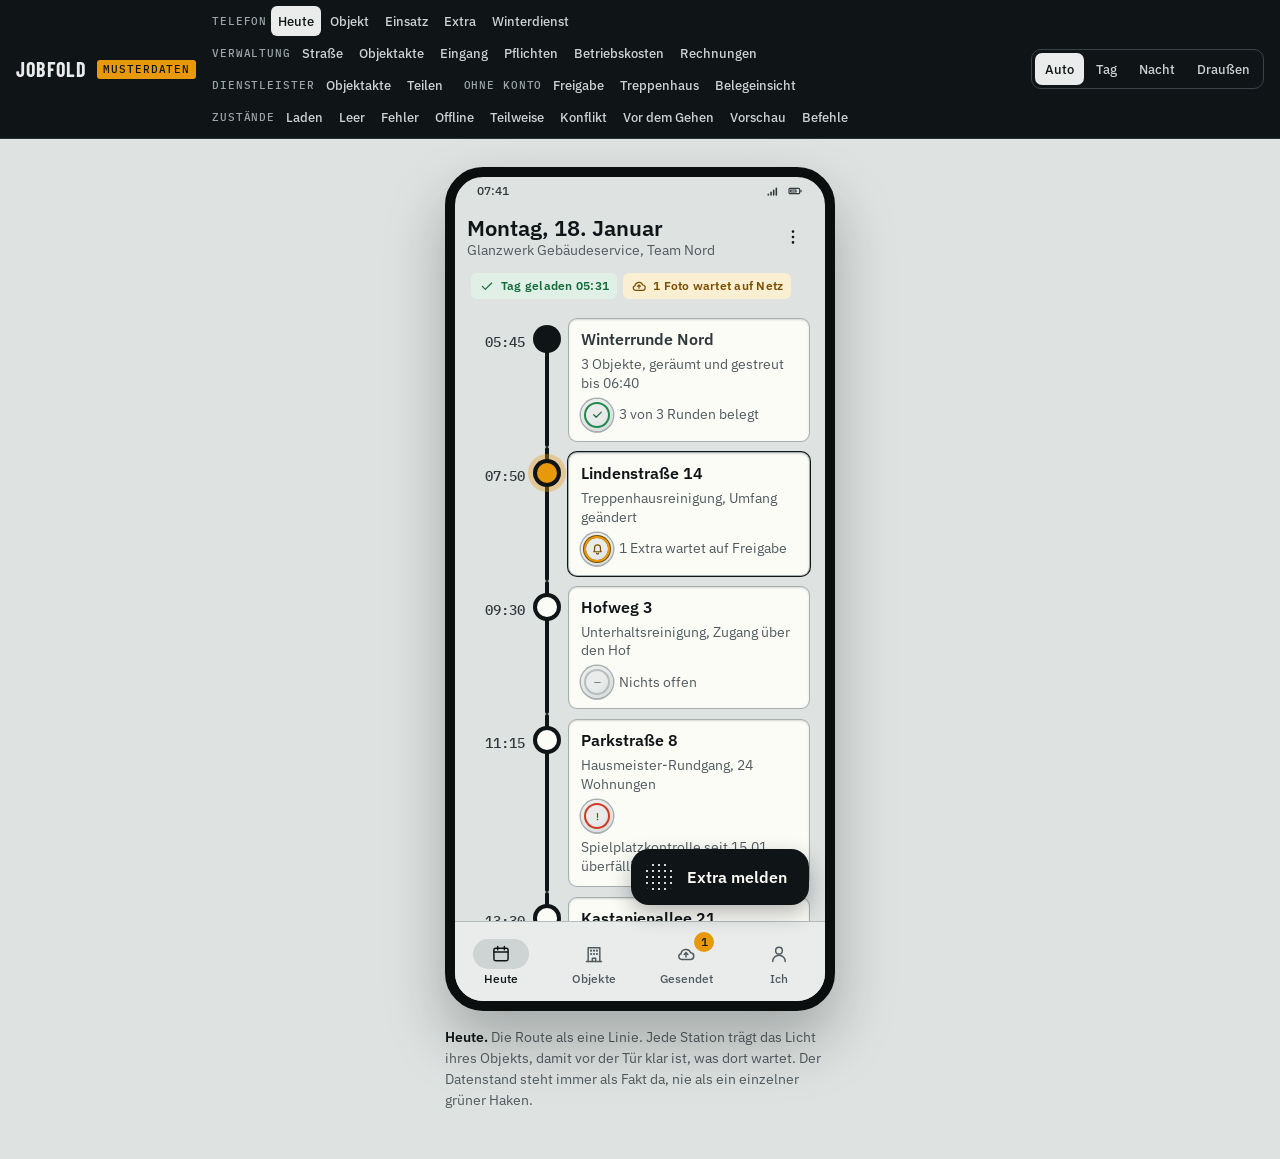
<file: site/objektakte/index.html>
<!doctype html>
<html lang="de" data-theme="tag">
<head>
<meta charset="utf-8">
<meta name="viewport" content="width=device-width, initial-scale=1, viewport-fit=cover">
<meta name="color-scheme" content="light dark">
<meta http-equiv="Content-Security-Policy" content="default-src 'none'; script-src 'self'; style-src 'self'; font-src 'self'; img-src 'self' data:; base-uri 'none'; form-action 'none'">
<title>JobFold Objektakte Prototyp</title>
<meta name="description" content="Klickbarer Prototyp der Objektakte: Android-Feldapp, Büro, Hausverwaltung und Seiten ohne Konto. Alle Firmen, Personen, Objekte und Beträge sind Musterdaten.">
<link rel="icon" href="../icon.svg" type="image/svg+xml">
<link rel="stylesheet" href="app.css">
<script src="app.js" defer></script>
</head>
<body>

<svg class="sprite" xmlns="http://www.w3.org/2000/svg" aria-hidden="true" focusable="false">
  <symbol id="i-check" viewBox="0 0 24 24"><path d="M5 12.5l4.5 4.5L19 7.5"/></symbol>
  <symbol id="i-x" viewBox="0 0 24 24"><path d="M6.5 6.5l11 11M17.5 6.5l-11 11"/></symbol>
  <symbol id="i-bell" viewBox="0 0 24 24"><path d="M6.5 16v-5a5.5 5.5 0 0 1 11 0v5l1.5 2h-14z"/><path d="M10 20.5a2 2 0 0 0 4 0"/></symbol>
  <symbol id="i-alert" viewBox="0 0 24 24"><path d="M12 6.5v7"/><path d="M12 17.5h.01" stroke-width="3"/></symbol>
  <symbol id="i-question" viewBox="0 0 24 24"><path d="M9.3 9a2.7 2.7 0 1 1 3.8 2.5c-.7.3-1.1.9-1.1 1.7v.6"/><path d="M12 17.5h.01" stroke-width="3"/></symbol>
  <symbol id="i-pen" viewBox="0 0 24 24"><path d="M4.5 19.5l1-4L16 5a2.1 2.1 0 0 1 3 3L8.5 18.5z"/><path d="M14 7l3 3"/></symbol>
  <symbol id="i-dash" viewBox="0 0 24 24"><path d="M7 12h10"/></symbol>
  <symbol id="i-back" viewBox="0 0 24 24"><path d="M14.5 5.5L8 12l6.5 6.5"/></symbol>
  <symbol id="i-chev" viewBox="0 0 24 24"><path d="M9.5 5.5L16 12l-6.5 6.5"/></symbol>
  <symbol id="i-more" viewBox="0 0 24 24"><path d="M12 5.5h.01M12 12h.01M12 18.5h.01" stroke-width="3.2"/></symbol>
  <symbol id="i-calendar" viewBox="0 0 24 24"><rect x="3.5" y="5" width="17" height="15" rx="2"/><path d="M3.5 9.5h17M8 3v4M16 3v4"/></symbol>
  <symbol id="i-building" viewBox="0 0 24 24"><path d="M5 21V4.5h14V21"/><path d="M3 21h18"/><path d="M10 21v-4h4v4"/><path d="M8.5 8h.01M12 8h.01M15.5 8h.01M8.5 12h.01M12 12h.01M15.5 12h.01" stroke-width="2.6"/></symbol>
  <symbol id="i-inbox" viewBox="0 0 24 24"><path d="M4 13l2.5-7h11L20 13v6H4z"/><path d="M4 13h4.5l1 2h5l1-2H20"/></symbol>
  <symbol id="i-shield" viewBox="0 0 24 24"><path d="M12 3l7 3v5c0 4.6-3 8.1-7 10-4-1.9-7-5.4-7-10V6z"/><path d="M9 12l2 2 4-4.5"/></symbol>
  <symbol id="i-euro" viewBox="0 0 24 24"><path d="M17.5 7.2A6.5 6.5 0 1 0 17.5 16.8"/><path d="M4.5 10.5h8M4.5 13.5h8"/></symbol>
  <symbol id="i-invoice" viewBox="0 0 24 24"><path d="M6 3h9l4 4v14H6z"/><path d="M15 3v4h4"/><path d="M9 12h7M9 16h5"/></symbol>
  <symbol id="i-users" viewBox="0 0 24 24"><circle cx="9" cy="8" r="3.5"/><path d="M3 20c0-3.3 2.7-6 6-6s6 2.7 6 6"/><path d="M16 4.6a3.5 3.5 0 0 1 0 6.8M18 14.3c1.8.8 3 2.9 3 5.7"/></symbol>
  <symbol id="i-camera" viewBox="0 0 24 24"><path d="M4 8h3l2-2.5h6L17 8h3v11H4z"/><circle cx="12" cy="13.5" r="3"/></symbol>
  <symbol id="i-mic" viewBox="0 0 24 24"><rect x="9" y="3" width="6" height="12" rx="3"/><path d="M6 11a6 6 0 0 0 12 0M12 17v4"/></symbol>
  <symbol id="i-nfc" viewBox="0 0 24 24"><path d="M7 8.5a5 5 0 0 1 0 7M10.5 6a8.5 8.5 0 0 1 0 12M14 3.5a12 12 0 0 1 0 17"/></symbol>
  <symbol id="i-snow" viewBox="0 0 24 24"><path d="M12 3v18M4.2 7.5l15.6 9M4.2 16.5l15.6-9"/><path d="M9.5 4.5L12 7l2.5-2.5M9.5 19.5L12 17l2.5 2.5"/></symbol>
  <symbol id="i-search" viewBox="0 0 24 24"><circle cx="11" cy="11" r="6.5"/><path d="M20 20l-4.3-4.3"/></symbol>
  <symbol id="i-link" viewBox="0 0 24 24"><path d="M10 14a4 4 0 0 0 5.7 0l3-3A4 4 0 0 0 13 5.3l-1 1"/><path d="M14 10a4 4 0 0 0-5.7 0l-3 3a4 4 0 0 0 5.7 5.7l1-1"/></symbol>
  <symbol id="i-share" viewBox="0 0 24 24"><path d="M12 15V4M8 8l4-4 4 4"/><path d="M5 13v7h14v-7"/></symbol>
  <symbol id="i-seal" viewBox="0 0 24 24"><circle cx="12" cy="12" r="8.5"/><path d="M8.5 12l2.3 2.3 4.7-4.8"/></symbol>
  <symbol id="i-download" viewBox="0 0 24 24"><path d="M12 4v11M7.5 10.5L12 15l4.5-4.5M5 20h14"/></symbol>
  <symbol id="i-plus" viewBox="0 0 24 24"><path d="M12 5v14M5 12h14"/></symbol>
  <symbol id="i-eye" viewBox="0 0 24 24"><path d="M2.5 12S6 5.5 12 5.5 21.5 12 21.5 12 18 18.5 12 18.5 2.5 12 2.5 12z"/><circle cx="12" cy="12" r="2.8"/></symbol>
  <symbol id="i-globe" viewBox="0 0 24 24"><circle cx="12" cy="12" r="8.5"/><path d="M3.5 12h17M12 3.5c2.4 2.4 3.4 5.2 3.4 8.5s-1 6.1-3.4 8.5c-2.4-2.4-3.4-5.2-3.4-8.5s1-6.1 3.4-8.5z"/></symbol>
  <symbol id="i-cloud" viewBox="0 0 24 24"><path d="M7 18.5h10a4 4 0 0 0 .6-8A6 6 0 0 0 6 11.8a3.4 3.4 0 0 0 1 6.7z"/><path d="M12 15.5v-5M9.8 12.5L12 10.3l2.2 2.2"/></symbol>
  <symbol id="i-clock" viewBox="0 0 24 24"><circle cx="12" cy="12" r="8.5"/><path d="M12 7.5V12l3 2"/></symbol>
  <symbol id="i-person" viewBox="0 0 24 24"><circle cx="12" cy="8" r="4"/><path d="M4.5 21a7.5 7.5 0 0 1 15 0"/></symbol>
  <symbol id="i-book" viewBox="0 0 24 24"><path d="M5.5 4h10a3 3 0 0 1 3 3v13.5H8.5a3 3 0 0 1-3-3z"/><path d="M5.5 17.5a3 3 0 0 1 3-3h10"/></symbol>
  <symbol id="i-msg" viewBox="0 0 24 24"><path d="M4 5h16v11H9.5L4 20z"/></symbol>
  <symbol id="i-stack" viewBox="0 0 24 24"><path d="M4 8l8-4 8 4-8 4z"/><path d="M4 12l8 4 8-4M4 16l8 4 8-4"/></symbol>
  <symbol id="i-signal" viewBox="0 0 24 24"><path d="M5 18v-1M9 18v-4M13 18v-7M17 18V8" stroke-width="2.4"/></symbol>
  <symbol id="i-battery" viewBox="0 0 24 24"><rect x="3" y="8" width="16" height="8" rx="1.5"/><path d="M21 11v2M5.5 10.5h8v3h-8z"/></symbol>
  <symbol id="i-filter" viewBox="0 0 24 24"><path d="M4 5h16l-6 7.5V19l-4 2v-8.5z"/></symbol>
  <symbol id="i-lock" viewBox="0 0 24 24"><rect x="5" y="10.5" width="14" height="10" rx="2"/><path d="M8 10.5V8a4 4 0 0 1 8 0v2.5"/></symbol>
  <symbol id="i-cloud-off" viewBox="0 0 24 24"><path d="M7 18.5h10a4 4 0 0 0 .6-8A6 6 0 0 0 6 11.8a3.4 3.4 0 0 0 1 6.7z"/><path d="M4 4l16 16"/></symbol>
  <symbol id="i-retry" viewBox="0 0 24 24"><path d="M18.5 12a6.5 6.5 0 1 1-1.9-4.6"/><path d="M17.2 3.6v4h-4"/></symbol>
</svg>

<header class="proto">
  <p class="proto-name">JobFold <small>Musterdaten</small></p>
  <nav class="proto-nav" aria-label="Bildschirme des Prototyps">
    <div class="proto-group"><span>Telefon</span>
      <a class="scr" href="#heute">Heute</a>
      <a class="scr" href="#objekt">Objekt</a>
      <a class="scr" href="#einsatz">Einsatz</a>
      <a class="scr" href="#extra">Extra</a>
      <a class="scr" href="#winter">Winterdienst</a>
    </div>
    <div class="proto-group"><span>Verwaltung</span>
      <a class="scr" href="#strasse">Straße</a>
      <a class="scr" href="#akte">Objektakte</a>
      <a class="scr" href="#eingang">Eingang</a>
      <a class="scr" href="#pflichten">Pflichten</a>
      <a class="scr" href="#kosten">Betriebskosten</a>
      <a class="scr" href="#rechnungen">Rechnungen</a>
    </div>
    <div class="proto-group"><span>Dienstleister</span>
      <a class="scr" href="#objektakte">Objektakte</a>
      <a class="scr" href="#teilen">Teilen</a>
    </div>
    <div class="proto-group"><span>Ohne Konto</span>
      <a class="scr" href="#freigabe">Freigabe</a>
      <a class="scr" href="#treppenhaus">Treppenhaus</a>
      <a class="scr" href="#belegeinsicht">Belegeinsicht</a>
    </div>
    <div class="proto-group"><span>Zustände</span>
      <a class="scr" href="#laden">Laden</a>
      <a class="scr" href="#leer">Leer</a>
      <a class="scr" href="#fehler">Fehler</a>
      <a class="scr" href="#offline">Offline</a>
      <a class="scr" href="#teilweise">Teilweise</a>
      <a class="scr" href="#konflikt">Konflikt</a>
      <a class="scr" href="#blatt">Vor dem Gehen</a>
      <a class="scr" href="#vorschau">Vorschau</a>
      <a class="scr" href="#befehle">Befehle</a>
    </div>
  </nav>
  <div class="proto-tools">
    <div class="seg" role="group" aria-label="Darstellung">
      <button type="button" data-theme-set="auto" aria-pressed="true">Auto</button>
      <button type="button" data-theme-set="tag" aria-pressed="false">Tag</button>
      <button type="button" data-theme-set="nacht" aria-pressed="false">Nacht</button>
      <button type="button" data-theme-set="draussen" aria-pressed="false">Draußen</button>
    </div>
  </div>
</header>

<main class="stage" id="stage">

<!-- ============ TELEFON: HEUTE ============ -->
<section class="screen field" id="s-heute" data-screen="heute" data-title="Heute" hidden>
  <div class="phone">
    <div class="statusbar"><span>07:41</span><span class="sys"><svg class="icon s" aria-hidden="true"><use href="#i-signal"/></svg><svg class="icon s" aria-hidden="true"><use href="#i-battery"/></svg></span></div>
    <header class="appbar">
      <h1>Montag, 18. Januar<span class="sub">Glanzwerk Gebäudeservice, Team Nord</span></h1>
      <a class="iconbtn" href="#heute" aria-label="Mehr"><svg class="icon" aria-hidden="true"><use href="#i-more"/></svg></a>
    </header>
    <div class="scroll">
      <div class="sync" role="group" aria-label="Stand der Daten">
        <span class="state ok"><svg class="icon s" aria-hidden="true"><use href="#i-check"/></svg>Tag geladen 05:31</span>
        <span class="state wait"><svg class="icon s" aria-hidden="true"><use href="#i-cloud"/></svg>1 Foto wartet auf Netz</span>
      </div>
      <ol class="dayline" aria-label="Deine Route heute">
        <li><a class="stop-row done" href="#winter">
          <span class="stop-time">05:45</span>
          <span class="stop-rail"><span class="stop-dot"></span></span>
          <span class="stop-card">
            <b>Winterrunde Nord</b>
            <span class="np-meta">3 Objekte, geräumt und gestreut bis 06:40</span>
            <span class="lights"><span class="led sm" data-s="ok" aria-hidden="true"><svg class="icon" aria-hidden="true"><use href="#i-check"/></svg></span><span class="np-meta">3 von 3 Runden belegt</span></span>
          </span>
        </a></li>
        <li><a class="stop-row now" href="#objekt">
          <span class="stop-time">07:50</span>
          <span class="stop-rail"><span class="stop-dot"></span></span>
          <span class="stop-card">
            <b>Lindenstraße 14</b>
            <span class="np-meta">Treppenhausreinigung, Umfang geändert</span>
            <span class="lights"><span class="led sm" data-s="wait" aria-hidden="true"><svg class="icon" aria-hidden="true"><use href="#i-bell"/></svg></span><span class="np-meta">1 Extra wartet auf Freigabe</span></span>
          </span>
        </a></li>
        <li><a class="stop-row" href="#objekt">
          <span class="stop-time">09:30</span>
          <span class="stop-rail"><span class="stop-dot"></span></span>
          <span class="stop-card">
            <b>Hofweg 3</b>
            <span class="np-meta">Unterhaltsreinigung, Zugang über den Hof</span>
            <span class="lights"><span class="led sm" data-s="none" aria-hidden="true"><svg class="icon" aria-hidden="true"><use href="#i-dash"/></svg></span><span class="np-meta">Nichts offen</span></span>
          </span>
        </a></li>
        <li><a class="stop-row" href="#objekt">
          <span class="stop-time">11:15</span>
          <span class="stop-rail"><span class="stop-dot"></span></span>
          <span class="stop-card">
            <b>Parkstraße 8</b>
            <span class="np-meta">Hausmeister-Rundgang, 24 Wohnungen</span>
            <span class="lights"><span class="led sm" data-s="stop" aria-hidden="true"><svg class="icon" aria-hidden="true"><use href="#i-alert"/></svg></span><span class="np-meta">Spielplatzkontrolle seit 15.01. überfällig</span></span>
          </span>
        </a></li>
        <li><a class="stop-row" href="#objekt">
          <span class="stop-time">13:30</span>
          <span class="stop-rail"><span class="stop-dot"></span></span>
          <span class="stop-card">
            <b>Kastanienallee 21</b>
            <span class="np-meta">Treppenhausreinigung, 18 Wohnungen</span>
            <span class="lights"><span class="led sm" data-s="unk" aria-hidden="true"><svg class="icon" aria-hidden="true"><use href="#i-question"/></svg></span><span class="np-meta">Schlüsselübergabe unbekannt, nicht bestätigt</span></span>
          </span>
        </a></li>
      </ol>
    </div>
    <a class="talk" href="#extra"><span class="grille" aria-hidden="true"></span>Extra melden</a>
    <nav class="navbar" aria-label="Hauptnavigation">
      <a href="#heute" aria-current="page"><span class="pill"><svg class="icon" aria-hidden="true"><use href="#i-calendar"/></svg></span>Heute</a>
      <a href="#objekt"><span class="pill"><svg class="icon" aria-hidden="true"><use href="#i-building"/></svg></span>Objekte</a>
      <a href="#heute"><span class="pill"><svg class="icon" aria-hidden="true"><use href="#i-cloud"/></svg></span>Gesendet <span class="badge">1</span></a>
      <a href="#heute"><span class="pill"><svg class="icon" aria-hidden="true"><use href="#i-person"/></svg></span>Ich</a>
    </nav>
  </div>
  <p class="screen-note"><b>Heute.</b> Die Route als eine Linie. Jede Station trägt das Licht ihres Objekts, damit vor der Tür klar ist, was dort wartet. Der Datenstand steht immer als Fakt da, nie als ein einzelner grüner Haken.</p>
</section>

<!-- ============ TELEFON: OBJEKT ============ -->
<section class="screen field" id="s-objekt" data-screen="objekt" data-title="Objekt" hidden>
  <div class="phone">
    <div class="statusbar"><span>07:52</span><span class="sys"><svg class="icon s" aria-hidden="true"><use href="#i-signal"/></svg><svg class="icon s" aria-hidden="true"><use href="#i-battery"/></svg></span></div>
    <header class="appbar">
      <a class="iconbtn" href="#heute" aria-label="Zurück zu Heute"><svg class="icon" aria-hidden="true"><use href="#i-back"/></svg></a>
      <h1>Objekt<span class="sub">Hausverwaltung Beispiel GmbH</span></h1>
      <a class="iconbtn" href="#objekt" aria-label="Objektmappe"><svg class="icon" aria-hidden="true"><use href="#i-book"/></svg></a>
    </header>
    <div class="scroll">
      <article class="tableau" aria-labelledby="t-linden t-linden-no">
        <div class="t-head">
          <div><h2 class="t-street" id="t-linden">Lindenstraße</h2><p class="t-city">Musterstadt, 12 Wohnungen</p></div>
          <p class="t-no" id="t-linden-no"><span class="sr-only">Hausnummer </span>14</p>
        </div>
        <div class="t-rows">
          <a class="np" href="#einsatz">
            <span class="np-plate"><b>Treppenhausreinigung</b><span class="np-meta">geplant, heute fällig, Umfang Version 4 neu</span></span>
            <span class="led" data-s="none" aria-hidden="true"><svg class="icon" aria-hidden="true"><use href="#i-dash"/></svg></span>
          </a>
          <a class="np" href="#winter">
            <span class="np-plate"><b>Winterdienst</b><span class="np-meta">06:12 geräumt und gestreut, belegt</span></span>
            <span class="led" data-s="ok" aria-hidden="true"><svg class="icon" aria-hidden="true"><use href="#i-check"/></svg></span>
          </a>
          <a class="np" href="#extra">
            <span class="np-plate"><b>Extra: Sperrmüll im Keller</b><span class="np-meta"><span class="eur">67,50&nbsp;€</span> netto, wartet seit Freitag auf Freigabe</span></span>
            <span class="led" data-s="wait" aria-hidden="true"><svg class="icon" aria-hidden="true"><use href="#i-bell"/></svg></span>
          </a>
          <a class="np" href="#objekt">
            <span class="np-plate"><b>Hinweis: Kellerlicht defekt</b><span class="np-meta">Von der Verwaltung an euch, seit 16.01. offen, überfällig</span></span>
            <span class="led" data-s="stop" aria-hidden="true"><svg class="icon" aria-hidden="true"><use href="#i-alert"/></svg></span>
          </a>
          <a class="np" href="#objekt">
            <span class="np-plate"><b>Feuerlöscher Keller</b><span class="np-meta">Kein Nachweis hinterlegt, Zuständigkeit unbekannt</span></span>
            <span class="led" data-s="unk" aria-hidden="true"><svg class="icon" aria-hidden="true"><use href="#i-question"/></svg></span>
          </a>
        </div>
        <div class="t-foot">
          <span>Treppenhaus 2026: 11 von 12 Monaten belegt, August teilweise</span>
          <svg class="ring" viewBox="0 0 64 64" role="img" aria-label="11 von 12 Monaten belegt, August teilweise">
            <g transform="rotate(-90 32 32)">
              <circle class="m-track" cx="32" cy="32" r="26"/>
              <circle class="m-ok" cx="32" cy="32" r="26" pathLength="12" stroke-dasharray="0.86 11.14" stroke-dashoffset="0"/>
              <circle class="m-ok" cx="32" cy="32" r="26" pathLength="12" stroke-dasharray="0.86 11.14" stroke-dashoffset="-1"/>
              <circle class="m-ok" cx="32" cy="32" r="26" pathLength="12" stroke-dasharray="0.86 11.14" stroke-dashoffset="-2"/>
              <circle class="m-ok" cx="32" cy="32" r="26" pathLength="12" stroke-dasharray="0.86 11.14" stroke-dashoffset="-3"/>
              <circle class="m-ok" cx="32" cy="32" r="26" pathLength="12" stroke-dasharray="0.86 11.14" stroke-dashoffset="-4"/>
              <circle class="m-ok" cx="32" cy="32" r="26" pathLength="12" stroke-dasharray="0.86 11.14" stroke-dashoffset="-5"/>
              <circle class="m-ok" cx="32" cy="32" r="26" pathLength="12" stroke-dasharray="0.86 11.14" stroke-dashoffset="-6"/>
              <circle class="m-part" cx="32" cy="32" r="26" pathLength="12" stroke-dasharray="0.43 11.57" stroke-dashoffset="-7"/>
              <circle class="m-ok" cx="32" cy="32" r="26" pathLength="12" stroke-dasharray="0.86 11.14" stroke-dashoffset="-8"/>
              <circle class="m-ok" cx="32" cy="32" r="26" pathLength="12" stroke-dasharray="0.86 11.14" stroke-dashoffset="-9"/>
              <circle class="m-ok" cx="32" cy="32" r="26" pathLength="12" stroke-dasharray="0.86 11.14" stroke-dashoffset="-10"/>
              <circle class="m-ok" cx="32" cy="32" r="26" pathLength="12" stroke-dasharray="0.86 11.14" stroke-dashoffset="-11"/>
            </g>
            <text x="32" y="37" text-anchor="middle">11/12</text>
          </svg>
        </div>
      </article>

      <div class="arrive">
        <button class="arrive-tag" type="button" data-arrive>
          <span class="arrive-wave" aria-hidden="true"><svg class="icon l" aria-hidden="true"><use href="#i-nfc"/></svg></span>
          <span><b data-arrive-label>Objektmarke antippen</b><span class="np-meta" data-arrive-meta>Halte das Telefon an die Marke neben der Haustür.</span></span>
        </button>
        <button class="btn quiet" type="button" data-arrive-manual>Ohne Marke ankommen</button>
      </div>

      <section class="sheet" aria-labelledby="h-mappe">
        <h2 id="h-mappe">Objektmappe</h2>
        <dl class="kv">
          <dt>Zugang</dt><dd>Schlüsseltresor links neben der Tür, Code nach Ankunft</dd>
          <dt>Wasser</dt><dd>Hahn im Keller, Raum 2</dd>
          <dt>Müll</dt><dd>Tonnen am Montag bis 06:30 an die Straße</dd>
          <dt>Ansprechperson</dt><dd>Frau Sommer, Hausverwaltung</dd>
        </dl>
      </section>
    </div>
    <a class="talk" href="#extra"><span class="grille" aria-hidden="true"></span>Extra melden</a>
    <nav class="navbar" aria-label="Hauptnavigation">
      <a href="#heute"><span class="pill"><svg class="icon" aria-hidden="true"><use href="#i-calendar"/></svg></span>Heute</a>
      <a href="#objekt" aria-current="page"><span class="pill"><svg class="icon" aria-hidden="true"><use href="#i-building"/></svg></span>Objekte</a>
      <a href="#heute"><span class="pill"><svg class="icon" aria-hidden="true"><use href="#i-cloud"/></svg></span>Gesendet <span class="badge">1</span></a>
      <a href="#heute"><span class="pill"><svg class="icon" aria-hidden="true"><use href="#i-person"/></svg></span>Ich</a>
    </nav>
  </div>
  <p class="screen-note"><b>Objekt.</b> Wer ankommt, sieht zuerst das Klingeltableau des Hauses: ein Namensschild je Leistung oder Pflicht, ein Licht je Zustand. Grün belegt, Bernstein wartet auf eine Person, Rot fehlt oder überfällig, schraffiert unbekannt, unbeleuchtet geplant. Die Objektmarke (NFC) belegt die Ankunft ohne Standortdaten.</p>
</section>

<!-- ============ TELEFON: EINSATZ ============ -->
<section class="screen field" id="s-einsatz" data-screen="einsatz" data-title="Einsatz" hidden>
  <div class="phone">
    <div class="statusbar"><span>07:58</span><span class="sys"><svg class="icon s" aria-hidden="true"><use href="#i-signal"/></svg><svg class="icon s" aria-hidden="true"><use href="#i-battery"/></svg></span></div>
    <header class="appbar">
      <a class="iconbtn" href="#objekt" aria-label="Zurück zum Objekt"><svg class="icon" aria-hidden="true"><use href="#i-back"/></svg></a>
      <h1>Treppenhausreinigung<span class="sub">Lindenstraße 14, Umfang Version 4</span></h1>
    </header>
    <div class="scroll" data-checklist>
      <ol class="stepper" aria-label="Ablauf">
        <li class="done">Ankommen</li>
        <li class="cur" aria-current="step">Arbeiten</li>
        <li>Belegen</li>
        <li>Abschließen</li>
      </ol>

      <section class="changed" data-changed aria-labelledby="h-changed">
        <h2 id="h-changed"><svg class="icon" aria-hidden="true"><use href="#i-bell"/></svg><span data-changed-title>Umfang geändert seit deinem letzten Einsatz</span></h2>
        <ul>
          <li><span><b>Neu:</b> Kellertreppe wöchentlich feucht wischen</span></li>
          <li><span><b>Entfällt:</b> Fenster im 3. OG, die Mieterin verzichtet</span></li>
        </ul>
        <button class="btn block" type="button" data-seen>Gesehen</button>
        <p class="seen-note" role="status" data-seen-note></p>
      </section>

      <div class="langbar">
        <span class="hint lang-l" id="lang-l"><svg class="icon s" aria-hidden="true"><use href="#i-globe"/></svg>Arbeitssprache</span>
        <div class="seg light" role="group" aria-labelledby="lang-l">
          <button type="button" data-lang-set="de" aria-pressed="true">Deutsch</button>
          <button type="button" data-lang-set="tr" aria-pressed="false">Türkçe</button>
        </div>
      </div>

      <section class="sheet" aria-labelledby="h-check">
        <div class="check-head">
          <h2 id="h-check">Checkliste</h2>
          <span class="mono" data-check-count>2 von 6</span>
        </div>
        <div class="progress" aria-hidden="true" data-progress></div>
        <ul class="i18n" data-i18n>
          <li class="check is-done">
            <button class="mark" type="button" aria-pressed="true" aria-labelledby="ck-1"><svg class="icon" aria-hidden="true"><use href="#i-check"/></svg></button>
            <div class="check-body">
              <b id="ck-1"><span class="de">Treppenhaus EG bis 3. OG fegen und feucht wischen</span><span class="tr" lang="tr">Merdiven boşluğu zemin kattan 3. kata kadar süpürülecek ve nemli silinecek</span></b>
              <span class="orig orig-de">Original: Treppenhaus EG bis 3. OG fegen und feucht wischen</span>
            </div>
            <span></span>
          </li>
          <li class="check is-done">
            <button class="mark" type="button" aria-pressed="true" aria-labelledby="ck-2"><svg class="icon" aria-hidden="true"><use href="#i-check"/></svg></button>
            <div class="check-body">
              <b id="ck-2"><span class="de">Handläufe und Türgriffe abwischen</span><span class="tr" lang="tr">Tırabzanlar ve kapı kolları silinecek</span></b>
              <span class="orig orig-de">Original: Handläufe und Türgriffe abwischen</span>
            </div>
            <span></span>
          </li>
          <li class="check">
            <button class="mark" type="button" aria-pressed="false" aria-labelledby="ck-3"><svg class="icon" aria-hidden="true"><use href="#i-check"/></svg></button>
            <div class="check-body">
              <b id="ck-3"><span class="de">Briefkastenanlage und Klingeltableau reinigen</span><span class="tr" lang="tr">Posta kutuları ve zil paneli temizlenecek</span></b>
              <span class="orig orig-de">Original: Briefkastenanlage und Klingeltableau reinigen</span>
            </div>
            <span></span>
          </li>
          <li class="check">
            <button class="mark" type="button" aria-pressed="false" aria-labelledby="ck-4"><svg class="icon" aria-hidden="true"><use href="#i-check"/></svg></button>
            <div class="check-body">
              <b id="ck-4"><span class="de">Kellertreppe feucht wischen</span><span class="tr" lang="tr">Bodrum merdiveni nemli silinecek</span></b>
              <span class="orig orig-de">Original: Kellertreppe feucht wischen</span>
              <span class="state wait">Neu in Version 4</span>
            </div>
            <span></span>
          </li>
          <li class="check">
            <button class="mark" type="button" aria-pressed="false" aria-labelledby="ck-5"><svg class="icon" aria-hidden="true"><use href="#i-check"/></svg></button>
            <div class="check-body">
              <b id="ck-5"><span class="de">Glas der Haustür innen reinigen</span><span class="tr" lang="tr">Giriş kapısının camı içeriden temizlenecek</span></b>
              <span class="orig orig-de">Original: Glas der Haustür innen reinigen</span>
              <span class="ref"><svg class="icon s" aria-hidden="true"><use href="#i-camera"/></svg>Foto nachher nötig, Referenzfoto im Ordner</span>
            </div>
            <button class="cap" type="button" data-cap aria-describedby="ck-5"><svg class="icon s" aria-hidden="true"><use href="#i-camera"/></svg><span>Foto</span></button>
          </li>
          <li class="check">
            <button class="mark na" type="button" aria-pressed="false" aria-labelledby="ck-6" aria-describedby="ck-6-n" disabled><svg class="icon" aria-hidden="true"><use href="#i-check"/></svg></button>
            <div class="check-body">
              <b id="ck-6"><span class="de">Fenster im 3. OG</span><span class="tr" lang="tr">3. kattaki pencereler</span></b>
              <span class="orig" id="ck-6-n">Entfällt ab Version 4, nicht abzuhaken</span>
            </div>
            <span></span>
          </li>
        </ul>
      </section>

      <button class="btn primary block" type="button" data-finish>Einsatz abschließen <span class="count" data-finish-count>3 offen</span></button>
      <p class="hint" role="status" data-finish-status></p>
      <p class="hint">Fotos und Häkchen bleiben auf dem Telefon, bis sie gesendet sind. Nichts geht verloren, auch ohne Netz.</p>
    </div>

    <div class="scrim" data-scrim hidden></div>
    <section class="bsheet" role="dialog" aria-modal="true" aria-labelledby="vg-h" aria-describedby="vg-d" data-overlay="blatt" data-on="einsatz" data-title="Vor dem Gehen" hidden>
      <div class="bsheet-head">
        <h2 id="vg-h" tabindex="-1">Vor dem Gehen: <span data-gap-count>3 Punkte ohne Nachweis</span></h2>
        <button class="iconbtn" type="button" data-close aria-label="Schließen, zurück zur Checkliste"><svg class="icon" aria-hidden="true"><use href="#i-x"/></svg></button>
      </div>
      <p class="hint" id="vg-d">Hake ab, was erledigt ist, oder nenne den Grund. Offene Punkte stehen im Bericht als „kein Nachweis“, mit deinem Grund.</p>
      <ul class="gaps" data-gaps></ul>
      <button class="btn primary block" type="button" data-gap-finish>Einsatz abschließen <span class="count" data-gap-finish-count>3 ohne Nachweis</span></button>
    </section>
  </div>
  <p class="screen-note"><b>Einsatz.</b> Eine Umfangsänderung bleibt markiert, bis die Kraft sie gesehen hat. Die Checkliste erscheint in der Arbeitssprache der Person, das deutsche Original ist immer darunter. Haken sind gedruckte Marken: offener Kreis, gefüllt erledigt, durchgestrichen entfällt. „Einsatz abschließen“ prüft zuerst, was ohne Nachweis ist, im Blatt „Vor dem Gehen“.</p>
</section>

<!-- ============ TELEFON: EXTRA ============ -->
<section class="screen field" id="s-extra" data-screen="extra" data-title="Extra melden" hidden>
  <div class="phone">
    <div class="statusbar"><span>08:09</span><span class="sys"><svg class="icon s" aria-hidden="true"><use href="#i-signal"/></svg><svg class="icon s" aria-hidden="true"><use href="#i-battery"/></svg></span></div>
    <header class="appbar">
      <a class="iconbtn" href="#objekt" aria-label="Abbrechen"><svg class="icon" aria-hidden="true"><use href="#i-x"/></svg></a>
      <h1>Extra melden<span class="sub">Lindenstraße 14</span></h1>
    </header>
    <div class="scroll">
      <ol class="stepper" aria-label="Ablauf">
        <li class="done">Erfassen</li>
        <li class="cur" aria-current="step">Preis</li>
        <li>Freigabe</li>
        <li>Gesendet</li>
      </ol>
      <section class="sheet" aria-labelledby="h-wunsch">
        <h2 id="h-wunsch">Was wurde gewünscht?</h2>
        <p class="quote">„Im Keller steht vor dem Heizungsraum Sperrmüll. Die Mieterin aus Wohnung 3 fragt, ob wir das wegräumen können.“</p>
        <p class="hint"><svg class="icon s" aria-hidden="true"><use href="#i-mic"/></svg> Deine Sprachnotiz, 0:14, auf dem Telefon in Text umgewandelt</p>
      </section>
      <div class="photos">
        <figure class="photo"><svg class="icon l" aria-hidden="true"><use href="#i-camera"/></svg><figcaption>vorher 08:06</figcaption></figure>
        <button class="photo add" type="button"><svg class="icon l" aria-hidden="true"><use href="#i-plus"/></svg><span class="cap-txt">Foto</span></button>
      </div>

      <section aria-labelledby="h-preis" class="stack">
        <h2 class="section-title" id="h-preis">Preis aus eurem Preisbuch</h2>
        <div class="pricechip">
          <span class="what">Sperrmüll entfernen, Kleinmenge</span>
          <span class="sum eur">67,50&nbsp;€</span>
          <span class="calc">1,5&nbsp;Std × 38,00&nbsp;€ = 57,00&nbsp;€<br>+ Entsorgungspauschale 10,50&nbsp;€<br>netto, zzgl. 19&nbsp;% USt 12,83&nbsp;€ = 80,33&nbsp;€ brutto</span>
        </div>
        <p class="hint">Der Betrag kommt aus dem Preisbuch, gerechnet in ganzen Cent. Ändern kann ihn nur das Büro.</p>
      </section>

      <section aria-labelledby="h-route" class="stack">
        <h2 class="section-title" id="h-route">Wer gibt frei?</h2>
        <div class="route" role="radiogroup" aria-labelledby="h-route" data-route>
          <div class="route-opt" role="radio" aria-checked="true" tabindex="0">
            <span class="radio" aria-hidden="true"></span>
            <span><b>Frau Sommer per Link</b><span>Hausverwaltung Beispiel, gibt bis 500,00&nbsp;€ je Objekt frei</span></span>
          </div>
          <div class="route-opt" role="radio" aria-checked="false" tabindex="-1">
            <span class="radio" aria-hidden="true"></span>
            <span><b>Im Freigaberahmen buchen</b><span>Rahmen Kleinreparaturen Q1: noch 32,00&nbsp;€ frei, reicht nicht</span></span>
          </div>
          <div class="route-opt" role="radio" aria-checked="false" tabindex="-1">
            <span class="radio" aria-hidden="true"></span>
            <span><b>Unterschrift vor Ort</b><span>Nur wenn eine berechtigte Person da ist</span></span>
          </div>
        </div>
      </section>

      <a class="btn primary block" href="#freigabe">Vorschau ansehen und senden</a>
      <p class="hint">Erst nach der Vorschau geht etwas raus. Die Arbeit beginnt nach der Freigabe.</p>
    </div>
  </div>
  <p class="screen-note"><b>Extra.</b> Der Sprechknopf der Gegensprechanlage ist die eine Hauptaktion auf jedem Telefonbild. Das Extra wird aus dem eigenen Preisbuch bepreist, nicht von einem Modell, und erst nach einer Vorschau zur Freigabe geschickt.</p>
</section>

<!-- ============ TELEFON: WINTERDIENST ============ -->
<section class="screen field" id="s-winter" data-screen="winter" data-title="Winterdienst" hidden>
  <div class="phone">
    <div class="statusbar"><span>06:13</span><span class="sys"><svg class="icon s" aria-hidden="true"><use href="#i-signal"/></svg><svg class="icon s" aria-hidden="true"><use href="#i-battery"/></svg></span></div>
    <header class="appbar">
      <a class="iconbtn" href="#heute" aria-label="Zurück zu Heute"><svg class="icon" aria-hidden="true"><use href="#i-back"/></svg></a>
      <h1>Winterrunde Nord<span class="sub">Runde 23 der Saison 2026/27</span></h1>
    </header>
    <div class="scroll">
      <div class="facts">
        <div class="fact"><span class="lab">Beginn, Objektmarke</span><span class="val">06:04</span></div>
        <div class="fact"><span class="lab">Ende</span><span class="val">06:12</span></div>
        <div class="fact"><span class="lab">Wetter DWD, Station Musterstadt</span><span class="val">−3,1&nbsp;°C</span></div>
        <div class="fact"><span class="lab">Glättewarnung</span><span class="val">seit 04:50</span></div>
        <div class="fact wide"><span class="lab">Streugut</span><span class="val">Splitt, kein Salz (Satzung der Stadt)</span></div>
      </div>

      <section class="sheet" aria-labelledby="h-flaechen">
        <div class="check-head"><h2 class="t-street" id="h-flaechen">Lindenstraße 14</h2><span class="state ok"><svg class="icon s" aria-hidden="true"><use href="#i-check"/></svg>belegt</span></div>
        <ul>
          <li class="check is-done">
            <span class="mark is-on" aria-hidden="true"><svg class="icon" aria-hidden="true"><use href="#i-check"/></svg></span>
            <div class="check-body"><b>Gehweg vor dem Haus, 18&nbsp;m</b><span class="orig">geräumt und gestreut, 1 Foto, belegt</span></div><span></span>
          </li>
          <li class="check is-done">
            <span class="mark is-on" aria-hidden="true"><svg class="icon" aria-hidden="true"><use href="#i-check"/></svg></span>
            <div class="check-body"><b>Zugang zur Haustür</b><span class="orig">geräumt und gestreut, 1 Foto, belegt</span></div><span></span>
          </li>
          <li class="check is-done">
            <span class="mark is-on" aria-hidden="true"><svg class="icon" aria-hidden="true"><use href="#i-check"/></svg></span>
            <div class="check-body"><b>Weg zu den Mülltonnen</b><span class="orig">geräumt und gestreut, 1 Foto, belegt</span></div><span></span>
          </li>
        </ul>
      </section>

      <div class="t-rows">
        <a class="np" href="#winter"><span class="np-plate"><b>Hofweg 3</b><span class="np-meta">06:18 bis 06:27, belegt</span></span><span class="led" data-s="ok" aria-hidden="true"><svg class="icon" aria-hidden="true"><use href="#i-check"/></svg></span></a>
        <a class="np" href="#winter"><span class="np-plate"><b>Parkstraße 8</b><span class="np-meta">06:31 bis 06:40, belegt</span></span><span class="led" data-s="ok" aria-hidden="true"><svg class="icon" aria-hidden="true"><use href="#i-check"/></svg></span></a>
      </div>
      <p class="hint">Jede Runde ist eine Eintragung im Pflichtenkalender der Verwaltung. Nach einem Sturz zählt, ob geräumt wurde und ob man es zeigen kann.</p>
    </div>
    <a class="talk" href="#extra"><span class="grille" aria-hidden="true"></span>Extra melden</a>
    <nav class="navbar" aria-label="Hauptnavigation">
      <a href="#heute" aria-current="page"><span class="pill"><svg class="icon" aria-hidden="true"><use href="#i-calendar"/></svg></span>Heute</a>
      <a href="#objekt"><span class="pill"><svg class="icon" aria-hidden="true"><use href="#i-building"/></svg></span>Objekte</a>
      <a href="#heute"><span class="pill"><svg class="icon" aria-hidden="true"><use href="#i-cloud"/></svg></span>Gesendet <span class="badge">1</span></a>
      <a href="#heute"><span class="pill"><svg class="icon" aria-hidden="true"><use href="#i-person"/></svg></span>Ich</a>
    </nav>
  </div>
  <p class="screen-note"><b>Winterdienst.</b> Jede Runde trägt Zeit, Objektmarke, Wetterdaten des Deutschen Wetterdienstes und Fotos. Daraus wird das versiegelte Räumprotokoll, das die Verwaltung im Schadensfall vorlegt.</p>
</section>

<!-- ============ VERWALTUNG: STRASSE ============ -->
<section class="screen desk with-inspector" id="s-strasse" data-screen="strasse" data-title="Straße" data-ctx="hv" hidden>
  <aside class="rail" aria-label="Bereiche">
    <div class="rail-brand"><b>JobFold</b><span>Hausverwaltung Beispiel GmbH</span></div>
    <nav>
      <a href="#strasse" aria-current="page"><svg class="icon" aria-hidden="true"><use href="#i-building"/></svg>Straße <span class="n">6</span></a>
      <a href="#eingang"><svg class="icon" aria-hidden="true"><use href="#i-inbox"/></svg>Eingang <span class="n">7</span></a>
      <a href="#pflichten"><svg class="icon" aria-hidden="true"><use href="#i-shield"/></svg>Pflichten <span class="n">2</span></a>
      <a href="#kosten"><svg class="icon" aria-hidden="true"><use href="#i-euro"/></svg>Betriebskosten</a>
      <a href="#rechnungen"><svg class="icon" aria-hidden="true"><use href="#i-invoice"/></svg>Rechnungen <span class="n">1</span></a>
      <a href="#akte"><svg class="icon" aria-hidden="true"><use href="#i-users"/></svg>Dienstleister <span class="n calm">4</span></a>
    </nav>
    <div class="rail-foot"><span>Frau Sommer</span><span>Kostenlos für Verwaltungen</span></div>
  </aside>
  <div class="main">
    <div class="main-head">
      <div>
        <h1>Straße</h1>
        <p>42 Objekte. 6 klingeln, weil etwas auf Sie wartet. Sortiert nach dem, was zuerst eine Antwort braucht.</p>
      </div>
      <div class="toolbar">
        <label class="search"><svg class="icon s" aria-hidden="true"><use href="#i-search"/></svg><span class="sr-only">Objekt suchen, Eingabetaste öffnet die Befehlsleiste</span><input class="search-in" type="search" placeholder="Adresse suchen" aria-keyshortcuts="Control+K Meta+K" data-cmd-search><kbd aria-hidden="true">Strg K</kbd></label>
      </div>
    </div>
    <div class="toolbar" role="group" aria-label="Filter">
      <button class="chip" type="button" aria-pressed="false">Alle 42</button>
      <button class="chip" type="button" aria-pressed="true">Klingelt 6</button>
      <button class="chip" type="button" aria-pressed="false">Überfällig 2</button>
      <button class="chip" type="button" aria-pressed="false">Ohne Nachweis 3</button>
      <button class="chip" type="button" aria-pressed="false">Unbekannt 5</button>
    </div>
    <div class="desk-split">
      <ul class="street-col" aria-label="Objekte, die klingeln">
        <li><a class="tableau mini rings is-open" href="#strasse" aria-current="true">
          <span class="t-head"><span class="t-street">Lindenstraße</span> <span class="t-no">14</span> <span class="t-city">12&nbsp;WE, 2 Dienstleister</span></span>
          <span class="mini-lights"><span class="lab">Extra wartet, 67,50&nbsp;€</span><span class="led sm" data-s="wait" aria-hidden="true"><svg class="icon" aria-hidden="true"><use href="#i-bell"/></svg></span><span class="lab">Kellerlicht überfällig</span><span class="led sm" data-s="stop" aria-hidden="true"><svg class="icon" aria-hidden="true"><use href="#i-alert"/></svg></span></span>
        </a></li>
        <li><a class="tableau mini rings" href="#akte">
          <span class="t-head"><span class="t-street">Parkstraße</span> <span class="t-no">8</span> <span class="t-city">24&nbsp;WE, 3 Dienstleister</span></span>
          <span class="mini-lights"><span class="lab">Spielplatz überfällig</span><span class="led sm" data-s="stop" aria-hidden="true"><svg class="icon" aria-hidden="true"><use href="#i-alert"/></svg></span><span class="lab">Extra wartet, 68,90&nbsp;€</span><span class="led sm" data-s="wait" aria-hidden="true"><svg class="icon" aria-hidden="true"><use href="#i-bell"/></svg></span></span>
        </a></li>
        <li><a class="tableau mini rings" href="#akte">
          <span class="t-head"><span class="t-street">Hofweg</span> <span class="t-no">3</span> <span class="t-city">8&nbsp;WE, 1 Dienstleister</span></span>
          <span class="mini-lights"><span class="lab">Extra wartet, 50,00&nbsp;€</span><span class="led sm" data-s="wait" aria-hidden="true"><svg class="icon" aria-hidden="true"><use href="#i-bell"/></svg></span><span class="lab">Dachrinne nicht zugeordnet</span><span class="led sm" data-s="unk" aria-hidden="true"><svg class="icon" aria-hidden="true"><use href="#i-question"/></svg></span></span>
        </a></li>
        <li><a class="tableau mini rings" href="#akte">
          <span class="t-head"><span class="t-street">Kastanienallee</span> <span class="t-no">21</span> <span class="t-city">18&nbsp;WE, 2 Dienstleister</span></span>
          <span class="mini-lights"><span class="lab">Sturmschaden wartet, 92,00&nbsp;€</span><span class="led sm" data-s="wait" aria-hidden="true"><svg class="icon" aria-hidden="true"><use href="#i-bell"/></svg></span></span>
        </a></li>
        <li><a class="tableau mini" href="#akte">
          <span class="t-head"><span class="t-street">Bahnhofstraße</span> <span class="t-no">40</span> <span class="t-city">32&nbsp;WE, 4 Dienstleister</span></span>
          <span class="mini-lights"><span class="lab">Alles belegt bis heute</span><span class="led sm" data-s="ok" aria-hidden="true"><svg class="icon" aria-hidden="true"><use href="#i-check"/></svg></span></span>
        </a></li>
        <li class="street-more"><a class="btn quiet" href="#strasse">36 weitere Objekte ohne offene Frage</a></li>
      </ul>

      <article class="tableau open" aria-labelledby="t-open t-open-no">
        <div class="t-head">
          <div><h2 class="t-street" id="t-open">Lindenstraße</h2><p class="t-city">Musterstadt, 12 Wohnungen, WEG Lindenstraße 14</p></div>
          <p class="t-no" id="t-open-no"><span class="sr-only">Hausnummer </span>14</p>
        </div>
        <div class="t-rows" role="group" aria-label="Leistungen und Pflichten, die Auswahl zeigt den Nachweis" data-panes>
          <button class="np" type="button" data-pane="p-extra" aria-pressed="true">
            <span class="np-plate"><b>Extra: Sperrmüll im Keller</b><span class="np-meta">Glanzwerk, <span class="eur">67,50&nbsp;€</span> netto, wartet auf Ihre Freigabe seit Freitag</span></span>
            <span class="led" data-s="wait" aria-hidden="true"><svg class="icon" aria-hidden="true"><use href="#i-bell"/></svg></span>
          </button>
          <button class="np" type="button" data-pane="p-licht" aria-pressed="false">
            <span class="np-plate"><b>Mieterhinweis: Kellerlicht defekt</b><span class="np-meta">An Glanzwerk weitergeleitet, Reaktionszeit 24&nbsp;h überschritten, überfällig</span></span>
            <span class="led" data-s="stop" aria-hidden="true"><svg class="icon" aria-hidden="true"><use href="#i-alert"/></svg></span>
          </button>
          <button class="np" type="button" data-pane="p-treppe" aria-pressed="false">
            <span class="np-plate"><b>Treppenhausreinigung</b><span class="np-meta">Glanzwerk, Mo 18.01. 07:52 bis 08:41, 9 Fotos, belegt</span></span>
            <span class="led" data-s="ok" aria-hidden="true"><svg class="icon" aria-hidden="true"><use href="#i-check"/></svg></span>
          </button>
          <button class="np" type="button" data-pane="p-winter" aria-pressed="false">
            <span class="np-plate"><b>Winterdienst</b><span class="np-meta">Glanzwerk, heute 06:12 geräumt und gestreut, Runde 23, belegt</span></span>
            <span class="led" data-s="ok" aria-hidden="true"><svg class="icon" aria-hidden="true"><use href="#i-check"/></svg></span>
          </button>
          <button class="np" type="button" data-pane="p-garten" aria-pressed="false">
            <span class="np-plate"><b>Gartenpflege</b><span class="np-meta">Grünzeit Gartenbau, Winterpause bis 01.03., geplant</span></span>
            <span class="led" data-s="none" aria-hidden="true"><svg class="icon" aria-hidden="true"><use href="#i-dash"/></svg></span>
          </button>
          <button class="np" type="button" data-pane="p-loescher" aria-pressed="false">
            <span class="np-plate"><b>Pflicht: Feuerlöscher Keller</b><span class="np-meta">Prüfung alle 2 Jahre, nicht zugeordnet, kein Nachweis</span></span>
            <span class="led" data-s="unk" aria-hidden="true"><svg class="icon" aria-hidden="true"><use href="#i-question"/></svg></span>
          </button>
        </div>
        <div class="t-foot">
          <span>Betriebskosten 2026: 3 von 4 Zeilen geprüft</span>
          <a class="btn" href="#kosten">Zur Abrechnung</a>
        </div>
      </article>
    </div>
  </div>
  <aside class="inspector" aria-label="Nachweis" data-inspector>
    <div class="pane" id="p-extra">
      <span class="state wait"><svg class="icon s" aria-hidden="true"><use href="#i-bell"/></svg>wartet auf Ihre Freigabe</span>
      <h2>Sperrmüll im Keller entfernen</h2>
      <p class="src">Gemeldet von Glanzwerk, Fr 15.01. 08:09, nach Wunsch der Mieterin aus Wohnung 3</p>
      <figure class="photo"><svg class="icon l" aria-hidden="true"><use href="#i-camera"/></svg><figcaption>vorher, Fr 15.01. 08:06</figcaption></figure>
      <dl class="kv">
        <dt>1,5&nbsp;Std × 38,00&nbsp;€</dt><dd class="eur">57,00&nbsp;€</dd>
        <dt>Entsorgungspauschale</dt><dd class="eur">10,50&nbsp;€</dd>
        <dt>Netto</dt><dd class="eur">67,50&nbsp;€</dd>
        <dt>19&nbsp;% USt</dt><dd class="eur">12,83&nbsp;€</dd>
        <dt><b>Brutto</b></dt><dd class="eur"><b>80,33&nbsp;€</b></dd>
      </dl>
      <p class="hint">Preis aus dem Preisbuch von Glanzwerk, Stand 01.01.2027. Ihre Freigabegrenze für dieses Objekt: 500,00&nbsp;€.</p>
      <div class="actions">
        <a class="btn sign" href="#freigabe"><svg class="icon" aria-hidden="true"><use href="#i-pen"/></svg>Freigeben</a>
        <button class="btn" type="button"><svg class="icon" aria-hidden="true"><use href="#i-msg"/></svg>Rückfrage</button>
        <button class="btn quiet" type="button">Ablehnen</button>
      </div>
    </div>
    <div class="pane" id="p-licht" hidden>
      <span class="state stop"><svg class="icon s" aria-hidden="true"><use href="#i-alert"/></svg>überfällig</span>
      <h2>Kellerlicht defekt</h2>
      <p class="src">Mieterhinweis über die Treppenhaus-Seite, Sa 16.01. 19:40, ohne Namen</p>
      <p class="quote">„Im Kellergang ist das Licht seit gestern aus, man sieht die Stufen nicht.“</p>
      <ol class="tl compact">
        <li>Sa 16.01. 19:40, Hinweis eingegangen</li>
        <li>Mo 18.01. 08:15, von Ihnen an Glanzwerk weitergeleitet</li>
        <li>Reaktionszeit laut Vertrag 24&nbsp;h, seit 2 Tagen offen</li>
      </ol>
      <div class="actions"><button class="btn" type="button">Bei Glanzwerk nachfragen</button></div>
    </div>
    <div class="pane" id="p-treppe" hidden>
      <span class="state ok"><svg class="icon s" aria-hidden="true"><use href="#i-check"/></svg>belegt</span>
      <h2>Treppenhausreinigung</h2>
      <p class="src">Glanzwerk, Mo 18.01., Objektmarke 07:52 geprüft, Ende 08:41</p>
      <div class="photos"><figure class="photo"><svg class="icon" aria-hidden="true"><use href="#i-camera"/></svg><figcaption>EG</figcaption></figure><figure class="photo"><svg class="icon" aria-hidden="true"><use href="#i-camera"/></svg><figcaption>2. OG</figcaption></figure><figure class="photo"><svg class="icon" aria-hidden="true"><use href="#i-camera"/></svg><figcaption>Keller</figcaption></figure></div>
      <p class="hint">6 von 6 Punkten nach Umfang Version 4, davon 1 entfallen. Bericht versiegelt, Prüfcode JF-7Q4M-2K.</p>
    </div>
    <div class="pane" id="p-winter" hidden>
      <span class="state ok"><svg class="icon s" aria-hidden="true"><use href="#i-check"/></svg>belegt</span>
      <h2>Winterdienst, Runde 23</h2>
      <p class="src">Heute 06:04 bis 06:12, Objektmarke geprüft, DWD −3,1&nbsp;°C, Glättewarnung seit 04:50</p>
      <p class="hint">Saison 2026/27: 23 Runden belegt, 0 fehlen. Das Räumprotokoll ist jederzeit exportierbar.</p>
    </div>
    <div class="pane" id="p-garten" hidden>
      <span class="state">geplant</span>
      <h2>Gartenpflege</h2>
      <p class="src">Grünzeit Gartenbau, nächster Einsatz 01.03.2027</p>
    </div>
    <div class="pane" id="p-loescher" hidden>
      <span class="state unk">unbekannt</span>
      <h2>Feuerlöscher Keller</h2>
      <p class="src">Pflicht aus der Vorlage, Prüfintervall 2 Jahre. Kein Dienstleister zugeordnet, kein Nachweis vorhanden.</p>
      <div class="actions"><button class="btn" type="button">Dienstleister zuordnen</button><button class="btn quiet" type="button">Fremdnachweis hochladen</button></div>
    </div>
  </aside>
</section>

<!-- ============ VERWALTUNG: OBJEKTAKTE ============ -->
<section class="screen desk with-inspector" id="s-akte" data-screen="akte" data-title="Objektakte" data-ctx="hv" hidden>
  <aside class="rail" aria-label="Bereiche">
    <div class="rail-brand"><b>JobFold</b><span>Hausverwaltung Beispiel GmbH</span></div>
    <nav>
      <a href="#strasse" aria-current="page"><svg class="icon" aria-hidden="true"><use href="#i-building"/></svg>Straße <span class="n">6</span></a>
      <a href="#eingang"><svg class="icon" aria-hidden="true"><use href="#i-inbox"/></svg>Eingang <span class="n">7</span></a>
      <a href="#pflichten"><svg class="icon" aria-hidden="true"><use href="#i-shield"/></svg>Pflichten <span class="n">2</span></a>
      <a href="#kosten"><svg class="icon" aria-hidden="true"><use href="#i-euro"/></svg>Betriebskosten</a>
      <a href="#rechnungen"><svg class="icon" aria-hidden="true"><use href="#i-invoice"/></svg>Rechnungen <span class="n">1</span></a>
      <a href="#akte"><svg class="icon" aria-hidden="true"><use href="#i-users"/></svg>Dienstleister <span class="n calm">4</span></a>
    </nav>
    <div class="rail-foot"><span>Frau Sommer</span><span>Kostenlos für Verwaltungen</span></div>
  </aside>
  <div class="main">
    <div class="akte-head">
      <div>
        <p class="crumbs"><a href="#strasse">Straße</a> <svg class="icon s" aria-hidden="true"><use href="#i-chev"/></svg> Objektakte</p>
        <h1 class="akte-title">Lindenstraße <span>14</span></h1>
        <p class="muted">Musterstadt, WEG Lindenstraße 14, 12 Wohnungen, 940&nbsp;m² Wohnfläche</p>
      </div>
      <div class="toolbar">
        <a class="btn" href="#belegeinsicht"><svg class="icon" aria-hidden="true"><use href="#i-link"/></svg>Belegeinsicht-Link</a>
        <button class="btn" type="button"><svg class="icon" aria-hidden="true"><use href="#i-plus"/></svg>Nachweis hinzufügen</button>
      </div>
    </div>
    <nav class="tabs" aria-label="Objektakte">
      <a href="#strasse">Übersicht</a>
      <a href="#akte" aria-current="page">Verlauf <span class="n">214</span></a>
      <a href="#pflichten">Pflichten <span class="n">6</span></a>
      <a href="#kosten">Kosten</a>
      <a href="#akte">Dokumente <span class="n">18</span></a>
      <a href="#akte">Beteiligte <span class="n">4</span></a>
    </nav>
    <div class="toolbar" role="group" aria-label="Verlauf filtern">
      <button class="chip" type="button" aria-pressed="true">Alles</button>
      <button class="chip" type="button" aria-pressed="false">Einsätze</button>
      <button class="chip" type="button" aria-pressed="false">Extras</button>
      <button class="chip" type="button" aria-pressed="false">Pflichten</button>
      <button class="chip" type="button" aria-pressed="false">Mieterhinweise</button>
      <button class="chip" type="button" aria-pressed="false">Fremdnachweise</button>
    </div>
    <ol class="tl" aria-label="Verlauf, neueste zuerst">
      <li class="tl-row"><span class="tl-when">heute<br>06:12</span><span class="tl-rail"><span class="led sm" data-s="ok" aria-hidden="true"><svg class="icon" aria-hidden="true"><use href="#i-check"/></svg></span></span><div class="tl-body"><b>Winterdienst, Runde 23</b><p>Glanzwerk. Geräumt und gestreut, Objektmarke 06:04 geprüft, DWD −3,1&nbsp;°C, 3 Fotos, belegt.</p></div></li>
      <li class="tl-row"><span class="tl-when">Sa 16.01.<br>19:40</span><span class="tl-rail"><span class="led sm" data-s="stop" aria-hidden="true"><svg class="icon" aria-hidden="true"><use href="#i-alert"/></svg></span></span><div class="tl-body"><b>Mieterhinweis: Kellerlicht defekt</b><p>Über die Treppenhaus-Seite, ohne Namen. Am Montag an Glanzwerk weitergeleitet, noch offen, überfällig.</p></div></li>
      <li class="tl-row"><span class="tl-when">Fr 15.01.<br>08:09</span><span class="tl-rail"><span class="led sm" data-s="wait" aria-hidden="true"><svg class="icon" aria-hidden="true"><use href="#i-bell"/></svg></span></span><div class="tl-body"><b>Extra: Sperrmüll im Keller, 67,50&nbsp;€</b><p>Glanzwerk. Auf Wunsch der Mieterin aus Wohnung 3, Preis aus dem Preisbuch, wartet auf Ihre Freigabe.</p></div></li>
      <li class="tl-row"><span class="tl-when">Mo 11.01.<br>08:44</span><span class="tl-rail"><span class="led sm" data-s="ok" aria-hidden="true"><svg class="icon" aria-hidden="true"><use href="#i-check"/></svg></span></span><div class="tl-body"><b>Treppenhausreinigung</b><p>Glanzwerk. 5 von 5 Punkten, 8 Fotos, Bericht versiegelt, belegt.</p></div></li>
      <li class="tl-row"><span class="tl-when">Do 07.01.<br>10:02</span><span class="tl-rail"><span class="led sm" data-s="sign" aria-hidden="true"><svg class="icon" aria-hidden="true"><use href="#i-pen"/></svg></span></span><div class="tl-body"><b>Umfang Version 4 freigegeben</b><p>Von Ihnen, Frau Sommer. Neu: Kellertreppe wöchentlich. Entfällt: Fenster im 3. OG.</p></div></li>
      <li class="tl-row"><span class="tl-when">Di 05.01.<br>14:20</span><span class="tl-rail"><span class="led sm" data-s="ok" aria-hidden="true"><svg class="icon" aria-hidden="true"><use href="#i-check"/></svg></span></span><div class="tl-body"><b>Fremdnachweis: Rauchwarnmelder 2026</b><p>PDF von Messdienst Nord, von Ihnen zugeordnet. Nachweisklasse C, Original unverändert gespeichert.</p></div></li>
    </ol>
  </div>
  <aside class="inspector" aria-label="Beteiligte und Jahr">
    <h2>Das Jahr 2026</h2>
    <div class="year">
      <svg class="ring lg" viewBox="0 0 64 64" role="img" aria-label="Treppenhausreinigung 2026: 11 Monate belegt, August teilweise">
        <g transform="rotate(-90 32 32)">
          <circle class="m-track" cx="32" cy="32" r="26"/>
          <circle class="m-ok" cx="32" cy="32" r="26" pathLength="12" stroke-dasharray="0.86 11.14" stroke-dashoffset="0"/>
          <circle class="m-ok" cx="32" cy="32" r="26" pathLength="12" stroke-dasharray="0.86 11.14" stroke-dashoffset="-1"/>
          <circle class="m-ok" cx="32" cy="32" r="26" pathLength="12" stroke-dasharray="0.86 11.14" stroke-dashoffset="-2"/>
          <circle class="m-ok" cx="32" cy="32" r="26" pathLength="12" stroke-dasharray="0.86 11.14" stroke-dashoffset="-3"/>
          <circle class="m-ok" cx="32" cy="32" r="26" pathLength="12" stroke-dasharray="0.86 11.14" stroke-dashoffset="-4"/>
          <circle class="m-ok" cx="32" cy="32" r="26" pathLength="12" stroke-dasharray="0.86 11.14" stroke-dashoffset="-5"/>
          <circle class="m-ok" cx="32" cy="32" r="26" pathLength="12" stroke-dasharray="0.86 11.14" stroke-dashoffset="-6"/>
          <circle class="m-part" cx="32" cy="32" r="26" pathLength="12" stroke-dasharray="0.43 11.57" stroke-dashoffset="-7"/>
          <circle class="m-ok" cx="32" cy="32" r="26" pathLength="12" stroke-dasharray="0.86 11.14" stroke-dashoffset="-8"/>
          <circle class="m-ok" cx="32" cy="32" r="26" pathLength="12" stroke-dasharray="0.86 11.14" stroke-dashoffset="-9"/>
          <circle class="m-ok" cx="32" cy="32" r="26" pathLength="12" stroke-dasharray="0.86 11.14" stroke-dashoffset="-10"/>
          <circle class="m-ok" cx="32" cy="32" r="26" pathLength="12" stroke-dasharray="0.86 11.14" stroke-dashoffset="-11"/>
        </g>
        <text x="32" y="37" text-anchor="middle">11/12</text>
      </svg>
      <p>Treppenhausreinigung: 51 von 52 Einsätzen belegt. Im August fehlt der Nachweis für KW&nbsp;33, der Monat zählt deshalb nur teilweise.</p>
    </div>
    <div class="divider"></div>
    <h2>Beteiligte</h2>
    <ul class="parties">
      <li><b>Glanzwerk Gebäudeservice</b><span>Treppenhaus, Winterdienst. Teilt Einsätze, Extras, Fotos.</span><span class="state ok">verknüpft seit 09/2026</span></li>
      <li><b>Grünzeit Gartenbau</b><span>Gartenpflege. Teilt Einsätze und Berichte.</span><span class="state ok">verknüpft</span></li>
      <li><b>Messdienst Nord</b><span>Rauchwarnmelder. Nutzt JobFold nicht, Nachweise als PDF.</span><span class="state unk">Fremdnachweis</span></li>
      <li><b>Verwaltungsbeirat</b><span>Herr Albers. Liest die Kosten 2026, keine Rechte darüber hinaus.</span><span class="state">eingeladen</span></li>
    </ul>
  </aside>
</section>

<!-- ============ VERWALTUNG: EINGANG ============ -->
<section class="screen desk with-inspector" id="s-eingang" data-screen="eingang" data-title="Eingang" data-ctx="hv" hidden>
  <aside class="rail" aria-label="Bereiche">
    <div class="rail-brand"><b>JobFold</b><span>Hausverwaltung Beispiel GmbH</span></div>
    <nav>
      <a href="#strasse"><svg class="icon" aria-hidden="true"><use href="#i-building"/></svg>Straße <span class="n">6</span></a>
      <a href="#eingang" aria-current="page"><svg class="icon" aria-hidden="true"><use href="#i-inbox"/></svg>Eingang <span class="n">7</span></a>
      <a href="#pflichten"><svg class="icon" aria-hidden="true"><use href="#i-shield"/></svg>Pflichten <span class="n">2</span></a>
      <a href="#kosten"><svg class="icon" aria-hidden="true"><use href="#i-euro"/></svg>Betriebskosten</a>
      <a href="#rechnungen"><svg class="icon" aria-hidden="true"><use href="#i-invoice"/></svg>Rechnungen <span class="n">1</span></a>
      <a href="#akte"><svg class="icon" aria-hidden="true"><use href="#i-users"/></svg>Dienstleister <span class="n calm">4</span></a>
    </nav>
    <div class="rail-foot"><span>Frau Sommer</span><span>Kostenlos für Verwaltungen</span></div>
  </aside>
  <div class="main" data-bundle>
    <div class="main-head">
      <div>
        <h1>Eingang</h1>
        <p>7 Fragen aus allen Objekten und von allen Dienstleistern. Extras desselben Dienstleisters geben Sie in einem Schritt frei.</p>
      </div>
    </div>

    <section class="group" aria-labelledby="g-glanz">
      <div class="group-head">
        <h2 id="g-glanz">Glanzwerk Gebäudeservice</h2>
        <span class="muted">3 Extras</span>
      </div>
      <ul class="inlist">
        <li class="inrow">
          <label class="tick"><input type="checkbox" checked data-cents="6750"><span class="sr-only">Auswählen: Sperrmüll im Keller</span></label>
          <div><b>Sperrmüll im Keller entfernen</b><span class="np-meta">Lindenstraße 14, seit Fr 15.01., 1 Foto, <span data-word>wartet auf Ihre Freigabe</span></span></div>
          <span class="eur">67,50&nbsp;€</span>
          <span class="led sm" data-s="wait" aria-hidden="true"><svg class="icon" aria-hidden="true"><use href="#i-bell"/></svg></span>
        </li>
        <li class="inrow">
          <label class="tick"><input type="checkbox" checked data-cents="5000"><span class="sr-only">Auswählen: Kellerfenster reinigen</span></label>
          <div><b>Kellerfenster reinigen, 4 Stück</b><span class="np-meta">Hofweg 3, 4 × 12,50&nbsp;€, seit Do 14.01., <span data-word>wartet auf Ihre Freigabe</span></span></div>
          <span class="eur">50,00&nbsp;€</span>
          <span class="led sm" data-s="wait" aria-hidden="true"><svg class="icon" aria-hidden="true"><use href="#i-bell"/></svg></span>
        </li>
        <li class="inrow">
          <label class="tick"><input type="checkbox" checked data-cents="6890"><span class="sr-only">Auswählen: Schmiererei an der Haustür</span></label>
          <div><b>Schmiererei an der Haustür entfernen</b><span class="np-meta">Parkstraße 8, 1&nbsp;Std × 38,00&nbsp;€ + Spezialreiniger 30,90&nbsp;€, <span data-word>wartet auf Ihre Freigabe</span></span></div>
          <span class="eur">68,90&nbsp;€</span>
          <span class="led sm" data-s="wait" aria-hidden="true"><svg class="icon" aria-hidden="true"><use href="#i-bell"/></svg></span>
        </li>
      </ul>
      <div class="bundlebar">
        <span class="muted" data-bundle-note>Netto, Preise aus dem Preisbuch von Glanzwerk</span>
        <button class="btn sign" type="button" data-bundle-go><svg class="icon" aria-hidden="true"><use href="#i-stack"/></svg><span data-bundle-label>3 Extras freigeben, 186,40&nbsp;€</span></button>
      </div>
    </section>

    <section class="group" aria-labelledby="g-gruen">
      <div class="group-head"><h2 id="g-gruen">Grünzeit Gartenbau</h2><span class="muted">1 Extra</span></div>
      <ul class="inlist">
        <li class="inrow">
          <span></span>
          <div><b>Sturmschaden: abgebrochenen Ast entfernen</b><span class="np-meta">Kastanienallee 21, 2&nbsp;Std × 46,00&nbsp;€, Fotos vorher, wartet auf Ihre Freigabe</span></div>
          <span class="eur">92,00&nbsp;€</span>
          <span class="led sm" data-s="wait" aria-hidden="true"><svg class="icon" aria-hidden="true"><use href="#i-bell"/></svg></span>
        </li>
      </ul>
    </section>

    <section class="group" aria-labelledby="g-mieter">
      <div class="group-head"><h2 id="g-mieter">Mieterhinweise</h2><span class="muted">2 neu</span></div>
      <ul class="inlist">
        <li class="inrow">
          <span></span>
          <div><b>Haustür schließt schwer</b><span class="np-meta">Hofweg 3, über die Treppenhaus-Seite, heute 07:12, wartet auf Ihre Entscheidung</span></div>
          <button class="btn" type="button">Weiterleiten</button>
          <span class="led sm" data-s="wait" aria-hidden="true"><svg class="icon" aria-hidden="true"><use href="#i-bell"/></svg></span>
        </li>
        <li class="inrow">
          <span></span>
          <div><b>Belegeinsicht angefragt</b><span class="np-meta">Lindenstraße 14, Wohnung 3, Betriebskosten 2026, wartet auf Ihre Entscheidung</span></div>
          <a class="btn" href="#belegeinsicht">Link erstellen</a>
          <span class="led sm" data-s="wait" aria-hidden="true"><svg class="icon" aria-hidden="true"><use href="#i-bell"/></svg></span>
        </li>
      </ul>
    </section>

    <section class="group" aria-labelledby="g-rahmen">
      <div class="group-head"><h2 id="g-rahmen">Freigaberahmen</h2><span class="muted">1 Anfrage</span></div>
      <ul class="inlist">
        <li class="inrow">
          <span></span>
          <div><b>Kleinreparaturen Q2 2027, je Objekt bis 300,00&nbsp;€</b><span class="np-meta">Glanzwerk, für Lindenstraße 14, Hofweg 3, Parkstraße 8. Einzelbeträge bis 80,00&nbsp;€ ohne Rückfrage. Wartet auf Ihre Entscheidung</span></div>
          <button class="btn" type="button">Prüfen</button>
          <span class="led sm" data-s="wait" aria-hidden="true"><svg class="icon" aria-hidden="true"><use href="#i-bell"/></svg></span>
        </li>
      </ul>
    </section>
    <div class="toast" data-toast><span role="status" data-toast-text></span><button type="button" data-undo hidden>Rückgängig</button></div>
  </div>
  <aside class="inspector" aria-label="Vorschau">
    <h2>Was mit dem Freigeben passiert</h2>
    <ol class="steps">
      <li>Glanzwerk erhält die Freigabe mit Ihrem Namen, der Zeit und dem Preis jedes Extras.</li>
      <li>Jedes Extra bekommt Nachweisklasse A, weil Sie angemeldet freigeben.</li>
      <li>Die Beträge erscheinen in den Betriebskosten 2027 der Objekte als Entwurf, nicht umgelegt, bis Sie die Kategorie bestätigen.</li>
    </ol>
    <div class="divider"></div>
    <p class="hint">Rückgängig ist möglich, solange Glanzwerk die Arbeit noch nicht begonnen hat.</p>
  </aside>
</section>

<!-- ============ VERWALTUNG: PFLICHTEN ============ -->
<section class="screen desk with-inspector" id="s-pflichten" data-screen="pflichten" data-title="Pflichten" data-ctx="hv" hidden>
  <aside class="rail" aria-label="Bereiche">
    <div class="rail-brand"><b>JobFold</b><span>Hausverwaltung Beispiel GmbH</span></div>
    <nav>
      <a href="#strasse"><svg class="icon" aria-hidden="true"><use href="#i-building"/></svg>Straße <span class="n">6</span></a>
      <a href="#eingang"><svg class="icon" aria-hidden="true"><use href="#i-inbox"/></svg>Eingang <span class="n">7</span></a>
      <a href="#pflichten" aria-current="page"><svg class="icon" aria-hidden="true"><use href="#i-shield"/></svg>Pflichten <span class="n">2</span></a>
      <a href="#kosten"><svg class="icon" aria-hidden="true"><use href="#i-euro"/></svg>Betriebskosten</a>
      <a href="#rechnungen"><svg class="icon" aria-hidden="true"><use href="#i-invoice"/></svg>Rechnungen <span class="n">1</span></a>
      <a href="#akte"><svg class="icon" aria-hidden="true"><use href="#i-users"/></svg>Dienstleister <span class="n calm">4</span></a>
    </nav>
    <div class="rail-foot"><span>Frau Sommer</span><span>Kostenlos für Verwaltungen</span></div>
  </aside>
  <div class="main">
    <div class="main-head">
      <div>
        <h1>Pflichten</h1>
        <p>Verkehrssicherung über alle Objekte: wer zuständig ist, wann es fällig ist und womit es belegt ist. Vorlagen, keine Rechtsberatung: prüfen Sie Ihre Pflichten je Objekt.</p>
      </div>
      <div class="toolbar"><button class="btn" type="button"><svg class="icon" aria-hidden="true"><use href="#i-plus"/></svg>Pflicht aus Vorlage</button></div>
    </div>
    <div class="toolbar" role="group" aria-label="Filter">
      <button class="chip" type="button" aria-pressed="false">Alle 31</button>
      <button class="chip" type="button" aria-pressed="true">Braucht Sie 7</button>
      <button class="chip" type="button" aria-pressed="false">Winterdienst 9</button>
    </div>
    <div class="tblwrap" role="region" aria-labelledby="cap-pfl" tabindex="0">
      <table class="tbl">
        <caption class="sr-only" id="cap-pfl">Pflichten, die Aufmerksamkeit brauchen</caption>
        <thead><tr><th scope="col">Zustand</th><th scope="col">Pflicht und Objekt</th><th scope="col" class="num">Letzter Nachweis</th><th scope="col" class="num">Fällig</th></tr></thead>
        <tbody>
          <tr class="is-sel"><td><span class="state stop"><svg class="icon s" aria-hidden="true"><use href="#i-alert"/></svg>überfällig</span></td><td class="row-title">Spielplatz, Sichtkontrolle<span class="sub">Parkstraße 8, Glanzwerk, wöchentlich</span></td><td class="num">08.01.</td><td class="num">15.01.</td></tr>
          <tr><td><span class="state stop"><svg class="icon s" aria-hidden="true"><use href="#i-alert"/></svg>überfällig</span></td><td class="row-title">Mieterhinweis Kellerlicht<span class="sub">Lindenstraße 14, Glanzwerk, Reaktion binnen 24&nbsp;h</span></td><td class="num">nicht vorhanden</td><td class="num">17.01.</td></tr>
          <tr><td><span class="state unk">nicht zugeordnet</span></td><td class="row-title">Dachrinnen reinigen<span class="sub">Hofweg 3, niemand zuständig, halbjährlich</span></td><td class="num">unbekannt</td><td class="num">unbekannt</td></tr>
          <tr><td><span class="state unk">nicht zugeordnet</span></td><td class="row-title">Feuerlöscher prüfen<span class="sub">Lindenstraße 14, niemand zuständig, alle 2 Jahre</span></td><td class="num">unbekannt</td><td class="num">unbekannt</td></tr>
          <tr><td><span class="state wait">fällig bald</span></td><td class="row-title">Trinkwasser auf Legionellen<span class="sub">Bahnhofstraße 40, Messdienst Nord, alle 3 Jahre</span></td><td class="num">12.03.2024</td><td class="num">12.03.</td></tr>
          <tr><td><span class="state wait">fällig bald</span></td><td class="row-title">Baumkontrolle<span class="sub">Kastanienallee 21, Grünzeit, jährlich</span></td><td class="num">02.02.2026</td><td class="num">02.02.</td></tr>
          <tr><td><span class="state ok"><svg class="icon s" aria-hidden="true"><use href="#i-check"/></svg>belegt</span></td><td class="row-title">Winterdienst<span class="sub">Lindenstraße 14, Glanzwerk, bei Glätte von 7 bis 20 Uhr</span></td><td class="num">heute 06:12</td><td class="num">laufend</td></tr>
        </tbody>
      </table>
    </div>
  </div>
  <aside class="inspector" aria-label="Pflicht im Detail">
    <span class="state stop"><svg class="icon s" aria-hidden="true"><use href="#i-alert"/></svg>überfällig seit 15.01.</span>
    <h2>Spielplatz, Sichtkontrolle</h2>
    <p class="src">Parkstraße 8, Spielplatz im Hof. Zuständig: Glanzwerk im Hausmeister-Rundgang.</p>
    <dl class="kv">
      <dt>Regel</dt><dd>wöchentlich, Foto je Spielgerät</dd>
      <dt>Quelle der Vorlage</dt><dd>DIN EN 1176-7</dd>
      <dt>2027 bisher</dt><dd>1 belegt, 1 überfällig</dd>
    </dl>
    <div class="weeks" role="img" aria-label="Kalenderwochen 1 bis 8 2027: Woche 1 belegt, Woche 2 überfällig, Woche 3 heute fällig, weitere geplant">
      <span class="wk ok"><svg class="icon" aria-hidden="true"><use href="#i-check"/></svg>1</span><span class="wk miss"><svg class="icon" aria-hidden="true"><use href="#i-alert"/></svg>2</span><span class="wk due"><svg class="icon" aria-hidden="true"><use href="#i-bell"/></svg>3</span><span class="wk">4</span><span class="wk">5</span><span class="wk">6</span><span class="wk">7</span><span class="wk">8</span>
    </div>
    <p class="hint">Heute 11:15 steht Parkstraße 8 auf der Route von Glanzwerk. Die Kontrolle wird dort als fällig angezeigt.</p>
    <div class="actions">
      <button class="btn" type="button"><svg class="icon" aria-hidden="true"><use href="#i-msg"/></svg>Glanzwerk erinnern</button>
      <button class="btn" type="button"><svg class="icon" aria-hidden="true"><use href="#i-download"/></svg>Nachweis exportieren</button>
    </div>
  </aside>
</section>

<!-- ============ VERWALTUNG: BETRIEBSKOSTEN ============ -->
<section class="screen desk with-inspector" id="s-kosten" data-screen="kosten" data-title="Betriebskosten" data-ctx="hv" hidden>
  <aside class="rail" aria-label="Bereiche">
    <div class="rail-brand"><b>JobFold</b><span>Hausverwaltung Beispiel GmbH</span></div>
    <nav>
      <a href="#strasse"><svg class="icon" aria-hidden="true"><use href="#i-building"/></svg>Straße <span class="n">6</span></a>
      <a href="#eingang"><svg class="icon" aria-hidden="true"><use href="#i-inbox"/></svg>Eingang <span class="n">7</span></a>
      <a href="#pflichten"><svg class="icon" aria-hidden="true"><use href="#i-shield"/></svg>Pflichten <span class="n">2</span></a>
      <a href="#kosten" aria-current="page"><svg class="icon" aria-hidden="true"><use href="#i-euro"/></svg>Betriebskosten</a>
      <a href="#rechnungen"><svg class="icon" aria-hidden="true"><use href="#i-invoice"/></svg>Rechnungen <span class="n">1</span></a>
      <a href="#akte"><svg class="icon" aria-hidden="true"><use href="#i-users"/></svg>Dienstleister <span class="n calm">4</span></a>
    </nav>
    <div class="rail-foot"><span>Frau Sommer</span><span>Verwaltung Pro, Testphase</span></div>
  </aside>
  <div class="main" data-costs>
    <div class="main-head">
      <div>
        <p class="crumbs"><a href="#akte">Lindenstraße 14</a> <svg class="icon s" aria-hidden="true"><use href="#i-chev"/></svg> Betriebskosten</p>
        <h1>Abrechnung 2026</h1>
        <p>01.01. bis 31.12.2026. Jede Zeile mit ihren Nachweisen. Kategorie und umlagefähigen Anteil entscheiden Sie, JobFold rechnet und zeigt, woher der Vorschlag kommt.</p>
      </div>
      <div class="toolbar">
        <button class="btn" type="button"><svg class="icon" aria-hidden="true"><use href="#i-download"/></svg>CSV</button>
        <button class="btn" type="button"><svg class="icon" aria-hidden="true"><use href="#i-download"/></svg>XLSX</button>
        <button class="btn primary" type="button" data-freeze aria-disabled="true"><svg class="icon" aria-hidden="true"><use href="#i-seal"/></svg><span data-freeze-label>Festschreiben, 1 Zeile ungeprüft</span></button>
      </div>
    </div>
    <div class="tblwrap" role="region" aria-labelledby="cap-kos" tabindex="0">
      <table class="tbl">
        <caption class="sr-only" id="cap-kos">Kostenzeilen 2026</caption>
        <thead><tr><th scope="col">Leistung und BetrKV</th><th scope="col">Nachweis</th><th scope="col" class="num">Kosten</th><th scope="col" class="num">Umlagefähig</th><th scope="col">Zustand</th></tr></thead>
        <tbody>
          <tr><td class="row-title">Treppenhaus&shy;reinigung<span class="sub"><span class="cat">§&nbsp;2 Nr.&nbsp;9</span> Glanzwerk</span></td><td>51 von 52 belegt<span class="sub">KW&nbsp;33 ohne Nachweis</span></td><td class="num">3.120,00&nbsp;€</td><td class="num">3.120,00&nbsp;€<span class="sub">Anteil 100&nbsp;%</span></td><td><span class="state ok">geprüft</span></td></tr>
          <tr><td class="row-title">Gartenpflege<span class="sub"><span class="cat">§&nbsp;2 Nr.&nbsp;10</span> Grünzeit</span></td><td>14 von 14 belegt</td><td class="num">1.180,00&nbsp;€</td><td class="num">1.180,00&nbsp;€<span class="sub">Anteil 100&nbsp;%</span></td><td><span class="state ok">geprüft</span></td></tr>
          <tr class="is-sel"><td class="row-title">Hauswart<span class="sub"><span class="cat">§&nbsp;2 Nr.&nbsp;14</span> Glanzwerk, 112&nbsp;Std erfasst</span></td><td>48 von 48 belegt</td><td class="num">4.800,00&nbsp;€</td><td class="num">2.976,00&nbsp;€<span class="sub">Anteil 62&nbsp;%</span></td><td><span class="state wait" data-share-state>Vorschlag</span></td></tr>
          <tr><td class="row-title">Winterdienst<span class="sub"><span class="cat">§&nbsp;2 Nr.&nbsp;8</span> Glanzwerk</span></td><td>41 von 41 belegt</td><td class="num">1.740,00&nbsp;€</td><td class="num">1.740,00&nbsp;€<span class="sub">Anteil 100&nbsp;%</span></td><td><span class="state ok">geprüft</span></td></tr>
        </tbody>
        <tfoot><tr><td colspan="2">Summe</td><td class="num">10.840,00&nbsp;€</td><td class="num">9.016,00&nbsp;€</td><td></td></tr></tfoot>
      </table>
    </div>
    <p class="hint">Reklamationen und Nacharbeit erscheinen nie als Kosten. Ein geplanter Einsatz ohne Nachweis bleibt sichtbar und wird nicht stillschweigend abgerechnet.</p>
  </div>
  <aside class="inspector" aria-label="Anteil prüfen">
    <h2>Hauswart: umlagefähiger Anteil</h2>
    <p class="src">Vorschlag aus den erfassten Zeiten der Checklisten 2026. Reinigung, Gartenpunkte und Kontrollgänge sind umlagefähig, Reparaturen und Verwaltung nicht.</p>
    <div class="split">
      <div class="split-bar" role="img" aria-label="62 Prozent umlagefähig, 38 Prozent nicht umlagefähig"><span class="a wa62"></span><span class="n wa38"></span></div>
      <div class="split-legend"><span>umlagefähig <b>2.976,00&nbsp;€</b></span><span>nicht umlagefähig <b>1.824,00&nbsp;€</b></span></div>
    </div>
    <table class="tbl mini-tbl">
      <caption class="sr-only">Erfasste Zeiten nach Art</caption>
      <thead><tr><th scope="col">Art der Tätigkeit</th><th scope="col" class="num">Std</th><th scope="col">Umlage</th></tr></thead>
      <tbody>
        <tr><td>Kontrollgänge, Haustechnik ablesen</td><td class="num">41,0</td><td>ja</td></tr>
        <tr><td>Reinigung Außenanlage, Mülltonnen</td><td class="num">28,5</td><td>ja</td></tr>
        <tr><td>Kleinreparaturen</td><td class="num">32,0</td><td>nein</td></tr>
        <tr><td>Handwerker begleiten, Verwaltung</td><td class="num">10,5</td><td>nein</td></tr>
      </tbody>
      <tfoot><tr><td>69,5 von 112,0&nbsp;Std umlagefähig</td><td class="num">62&nbsp;%</td><td></td></tr></tfoot>
    </table>
    <p class="hint">4.800,00&nbsp;€ × 62,05&nbsp;% ergäbe 2.978,40&nbsp;€. Gerechnet wird mit dem bestätigten Anteil in Basispunkten: 6.200&nbsp;bp, einmal kaufmännisch gerundet.</p>
    <div class="actions">
      <button class="btn sign" type="button" data-share-confirm><svg class="icon" aria-hidden="true"><use href="#i-pen"/></svg><span>Anteil 62&nbsp;% bestätigen</span></button>
      <button class="btn" type="button">Anteil ändern</button>
    </div>
    <p class="hint" role="status" data-share-status></p>
  </aside>
</section>

<!-- ============ VERWALTUNG: RECHNUNGEN ============ -->
<section class="screen desk with-inspector" id="s-rechnungen" data-screen="rechnungen" data-title="Rechnungen" data-ctx="hv" hidden>
  <aside class="rail" aria-label="Bereiche">
    <div class="rail-brand"><b>JobFold</b><span>Hausverwaltung Beispiel GmbH</span></div>
    <nav>
      <a href="#strasse"><svg class="icon" aria-hidden="true"><use href="#i-building"/></svg>Straße <span class="n">6</span></a>
      <a href="#eingang"><svg class="icon" aria-hidden="true"><use href="#i-inbox"/></svg>Eingang <span class="n">7</span></a>
      <a href="#pflichten"><svg class="icon" aria-hidden="true"><use href="#i-shield"/></svg>Pflichten <span class="n">2</span></a>
      <a href="#kosten"><svg class="icon" aria-hidden="true"><use href="#i-euro"/></svg>Betriebskosten</a>
      <a href="#rechnungen" aria-current="page"><svg class="icon" aria-hidden="true"><use href="#i-invoice"/></svg>Rechnungen <span class="n">1</span></a>
      <a href="#akte"><svg class="icon" aria-hidden="true"><use href="#i-users"/></svg>Dienstleister <span class="n calm">4</span></a>
    </nav>
    <div class="rail-foot"><span>Frau Sommer</span><span>Verwaltung Pro, Testphase</span></div>
  </aside>
  <div class="main">
    <div class="main-head">
      <div>
        <p class="crumbs"><a href="#rechnungen">Rechnungen</a> <svg class="icon s" aria-hidden="true"><use href="#i-chev"/></svg> RE-2026-1287</p>
        <h1>Glanzwerk, Dezember 2026</h1>
        <p>XRechnung, eingegangen am 05.01.2027. Jede Position gegen Leistungsplan, belegte Einsätze und freigegebene Extras geprüft. Gelesen wird die Rechnung nach EN 16931, nicht von einem Modell.</p>
      </div>
    </div>
    <div class="tally" role="group" aria-label="Ergebnis der Prüfung">
      <span class="state ok"><svg class="icon s" aria-hidden="true"><use href="#i-check"/></svg>2 belegt, 405,00&nbsp;€</span>
      <span class="state wait">1 teilweise, 180,00&nbsp;€</span>
      <span class="state stop"><svg class="icon s" aria-hidden="true"><use href="#i-alert"/></svg>1 ohne Freigabe, 240,00&nbsp;€</span>
      <span class="state stop"><svg class="icon s" aria-hidden="true"><use href="#i-alert"/></svg>1 doppelt, 36,00&nbsp;€</span>
    </div>
    <div class="tblwrap" role="region" aria-labelledby="cap-re" tabindex="0">
      <table class="tbl">
        <caption class="sr-only" id="cap-re">Positionen der Rechnung RE-2026-1287</caption>
        <thead><tr><th scope="col">Pos.</th><th scope="col">Leistung</th><th scope="col">Objekt</th><th scope="col" class="num">Betrag</th><th scope="col">Prüfung</th></tr></thead>
        <tbody>
          <tr><td class="num">1</td><td class="row-title">Treppenhausreinigung Dezember<span class="sub">4 × 65,00&nbsp;€</span></td><td>Lindenstraße 14</td><td class="num">260,00&nbsp;€</td><td><span class="state ok">belegt, 4 von 4</span></td></tr>
          <tr><td class="num">2</td><td class="row-title">Unterhaltsreinigung Dezember<span class="sub">4 × 45,00&nbsp;€</span></td><td>Hofweg 3</td><td class="num">180,00&nbsp;€</td><td><span class="state wait">teilweise, 3 von 4</span><span class="sub">KW&nbsp;52 ohne Nachweis</span></td></tr>
          <tr><td class="num">3</td><td class="row-title">Winterdienst Pauschale Dezember</td><td>Lindenstraße 14</td><td class="num">145,00&nbsp;€</td><td><span class="state ok">belegt, 11 Runden</span></td></tr>
          <tr class="is-sel"><td class="num">4</td><td class="row-title">Kellergang streichen<span class="sub">Extra</span></td><td>Lindenstraße 14</td><td class="num">240,00&nbsp;€</td><td><span class="state stop">ohne Freigabe</span></td></tr>
          <tr><td class="num">5</td><td class="row-title">Glasreinigung Eingang Oktober</td><td>Parkstraße 8</td><td class="num">36,00&nbsp;€</td><td><span class="state stop">doppelt</span><span class="sub">schon in RE-2026-1102</span></td></tr>
        </tbody>
        <tfoot><tr><td></td><td colspan="2">Netto, zzgl. 19&nbsp;% USt 163,59&nbsp;€, brutto 1.024,59&nbsp;€</td><td class="num">861,00&nbsp;€</td><td></td></tr></tfoot>
      </table>
    </div>
    <div class="actions">
      <button class="btn primary" type="button">Belegte Positionen zur Zahlung freigeben, 405,00&nbsp;€</button>
      <button class="btn" type="button"><svg class="icon" aria-hidden="true"><use href="#i-msg"/></svg>Rückfrage zu 3 Positionen</button>
    </div>
  </div>
  <aside class="inspector" aria-label="Position im Detail">
    <span class="state stop"><svg class="icon s" aria-hidden="true"><use href="#i-alert"/></svg>ohne Freigabe</span>
    <h2>Position 4: Kellergang streichen</h2>
    <p class="src">240,00&nbsp;€ netto. Im Leistungsplan nicht enthalten, in JobFold kein Extra mit Freigabe für diese Arbeit gefunden.</p>
    <dl class="kv">
      <dt>Ähnliches Extra</dt><dd>keins im Zeitraum</dd>
      <dt>Einsätze im Kellergang</dt><dd>2, beide Reinigung</dd>
      <dt>Freigaberahmen Q4</dt><dd>ausgeschöpft am 02.12.</dd>
    </dl>
    <p class="hint">JobFold bezahlt keine Rechnungen und ersetzt nicht Ihre Buchhaltung. Das Prüfergebnis geht als CSV und als Notiz an Ihre Verwaltersoftware.</p>
    <div class="divider"></div>
    <h2>Vor dem Versand prüfen</h2>
    <p class="src">Dieselbe Prüfung läuft bei Glanzwerk, bevor eine Rechnung rausgeht. So wird eine Lücke zur Rückfrage, bevor sie zum Streit wird.</p>
  </aside>
</section>

<!-- ============ DIENSTLEISTER: TEILEN ============ -->
<section class="screen desk with-inspector" id="s-teilen" data-screen="teilen" data-title="Mit Verwaltung teilen" data-ctx="dl" hidden>
  <aside class="rail" aria-label="Bereiche">
    <div class="rail-brand"><b>JobFold</b><span>Glanzwerk Gebäudeservice</span></div>
    <nav>
      <a href="#heute"><svg class="icon" aria-hidden="true"><use href="#i-calendar"/></svg>Heute</a>
      <a href="#objektakte"><svg class="icon" aria-hidden="true"><use href="#i-building"/></svg>Objekte <span class="n">2</span></a>
      <a href="#eingang"><svg class="icon" aria-hidden="true"><use href="#i-euro"/></svg>Extras <span class="n">4</span></a>
      <a href="#objektakte-dokumente"><svg class="icon" aria-hidden="true"><use href="#i-seal"/></svg>Berichte</a>
      <a href="#teilen" aria-current="page"><svg class="icon" aria-hidden="true"><use href="#i-users"/></svg>Verwaltungen</a>
    </nav>
    <div class="rail-foot"><span>Herr Yıldız, Büro</span><span>Team, 3 Einsatzkräfte</span></div>
  </aside>
  <div class="main">
    <div class="main-head">
      <div>
        <h1>Mit Verwaltung teilen</h1>
        <p>Die Verwaltung bekommt ein kostenloses Cockpit für die gewählten Objekte. Sie sehen hier genau, was geteilt wird, bevor etwas gesendet wird.</p>
      </div>
    </div>
    <div class="form-grid">
      <section class="sheet" aria-labelledby="h-an">
        <h2 id="h-an">An</h2>
        <div class="field-row"><label for="f-hv">Hausverwaltung</label><input class="input" id="f-hv" value="Hausverwaltung Beispiel GmbH"></div>
        <div class="field-row"><label for="f-mail">E-Mail der Ansprechperson</label><input class="input" id="f-mail" type="email" value="sommer@hv-beispiel.example"></div>
      </section>
      <section class="sheet" aria-labelledby="h-obj">
        <h2 id="h-obj">Objekte</h2>
        <label class="opt"><input type="checkbox" checked> Lindenstraße 14</label>
        <label class="opt"><input type="checkbox" checked> Hofweg 3</label>
        <label class="opt"><input type="checkbox" checked> Parkstraße 8</label>
        <label class="opt"><input type="checkbox"> Kastanienallee 21 <span class="muted">(andere Verwaltung)</span></label>
      </section>
      <section class="sheet span2" aria-labelledby="h-scope">
        <h2 id="h-scope">Was die Verwaltung sieht</h2>
        <ul class="scope">
          <li><span class="state ok"><svg class="icon s" aria-hidden="true"><use href="#i-check"/></svg>geteilt</span>Einsätze, Checklisten und versiegelte Berichte</li>
          <li><span class="state ok"><svg class="icon s" aria-hidden="true"><use href="#i-check"/></svg>geteilt</span>Extras mit Preis und Freigabe</li>
          <li><span class="state ok"><svg class="icon s" aria-hidden="true"><use href="#i-check"/></svg>geteilt</span>Fotos ohne Personen</li>
          <li><span class="state ok"><svg class="icon s" aria-hidden="true"><use href="#i-check"/></svg>geteilt</span>Pflichten, die Ihnen zugeordnet werden</li>
          <li><span class="state">Rollen</span>Mitarbeiternamen erscheinen als „Einsatzkraft“</li>
          <li><span class="state"><svg class="icon s" aria-hidden="true"><use href="#i-lock"/></svg>nie</span>Ihr Preisbuch, interne Notizen, andere Kunden, Zeiten einzelner Personen</li>
        </ul>
      </section>
    </div>
    <div class="actions">
      <button class="btn primary" type="button"><svg class="icon" aria-hidden="true"><use href="#i-share"/></svg>Einladung senden</button>
      <button class="btn quiet" type="button">Als Link kopieren</button>
    </div>
  </div>
  <aside class="inspector" aria-label="Vorschau der E-Mail">
    <h2>Vorschau</h2>
    <div class="mail">
      <p class="mail-meta">An: sommer@hv-beispiel.example<br>Betreff: Glanzwerk teilt 3 Objekte mit Ihnen</p>
      <p>Guten Tag Frau Sommer,</p>
      <p>Glanzwerk Gebäudeservice teilt die Einsätze, Nachweise und Extras für Lindenstraße 14, Hofweg 3 und Parkstraße 8 mit Ihnen. Sie sehen alles in einem kostenlosen Cockpit, ohne Installation.</p>
      <p>Mit freundlichen Grüßen<br>Mehmet Yıldız</p>
      <p class="mail-btn">Objekte ansehen</p>
    </div>
    <p class="hint">Die Verwaltung kann ablehnen, ohne Folgen. Annehmen teilt nie mehr als hier gewählt. Sie können jederzeit widerrufen.</p>
  </aside>
</section>

<!-- ============ DIENSTLEISTER: OBJEKTAKTE, ÜBERSICHT ============ -->
<section class="screen desk with-inspector" id="s-objektakte" data-screen="objektakte" data-title="Objektakte Lindenstraße 14" data-ctx="dl" hidden>
  <aside class="rail" aria-label="Bereiche">
    <div class="rail-brand"><b>JobFold</b><span>Glanzwerk Gebäudeservice</span></div>
    <nav>
      <a href="#heute"><svg class="icon" aria-hidden="true"><use href="#i-calendar"/></svg>Heute</a>
      <a href="#objektakte" aria-current="page"><svg class="icon" aria-hidden="true"><use href="#i-building"/></svg>Objekte <span class="n">2</span></a>
      <a href="#eingang"><svg class="icon" aria-hidden="true"><use href="#i-euro"/></svg>Extras <span class="n">4</span></a>
      <a href="#objektakte-dokumente"><svg class="icon" aria-hidden="true"><use href="#i-seal"/></svg>Berichte</a>
      <a href="#teilen"><svg class="icon" aria-hidden="true"><use href="#i-users"/></svg>Verwaltungen</a>
    </nav>
    <div class="rail-foot"><span>Herr Yıldız, Büro</span><span>Team, 3 Einsatzkräfte</span></div>
  </aside>
  <div class="main">
    <div class="akte-head">
      <div>
        <p class="crumbs"><a href="#objektakte">Objekte</a> <svg class="icon s" aria-hidden="true"><use href="#i-chev"/></svg> Lindenstraße 14</p>
        <h1 class="akte-title">Lindenstraße <span>14</span></h1>
        <p class="muted">Musterstadt, 12 Wohnungen, Hausverwaltung Beispiel GmbH, Umfang Version 4</p>
      </div>
      <div class="toolbar">
        <button class="trigger" type="button" data-cmd-open aria-keyshortcuts="Control+K Meta+K"><svg class="icon s" aria-hidden="true"><use href="#i-search"/></svg>Suchen oder Befehl<kbd aria-hidden="true">Strg K</kbd></button>
        <button class="btn primary" type="button" data-plan-go><svg class="icon" aria-hidden="true"><use href="#i-calendar"/></svg><span data-plan-label>Hinweis einplanen</span> <span class="count" data-plan-count>1 überfällig</span></button>
      </div>
    </div>
    <nav class="tabs" aria-label="Objektakte Lindenstraße 14">
      <a href="#objektakte" aria-current="page">Übersicht</a>
      <a href="#objektakte-verlauf">Verlauf <span class="n">186</span></a>
      <a href="#objektakte-pflichten">Pflichten <span class="n">1</span></a>
      <a href="#objektakte-dokumente">Dokumente <span class="n">24</span></a>
      <a href="#objektakte-beteiligte">Beteiligte <span class="n">4</span></a>
    </nav>
    <article class="tableau open wide" aria-labelledby="ob-street ob-no">
      <div class="t-head">
        <div><h2 class="t-street" id="ob-street">Lindenstraße</h2><p class="t-city">Musterstadt, 12 Wohnungen, verknüpft mit Hausverwaltung Beispiel</p></div>
        <p class="t-no" id="ob-no"><span class="sr-only">Hausnummer </span>14</p>
      </div>
      <div class="t-rows" role="group" aria-label="Leistungen und Pflichten, die Auswahl zeigt den Nachweis" data-panes>
        <button class="np" type="button" data-pane="ob-licht" aria-pressed="true">
          <span class="np-plate"><b>Hinweis: Kellerlicht defekt</b><span class="np-meta">Von Frau Sommer weitergeleitet Mo 08:15, Reaktionszeit 24&nbsp;h ab Meldung, überfällig<span data-plan-meta></span></span></span>
          <span class="led" data-s="stop" aria-hidden="true"><svg class="icon" aria-hidden="true"><use href="#i-alert"/></svg></span>
        </button>
        <button class="np" type="button" data-pane="ob-extra" aria-pressed="false">
          <span class="np-plate"><b>Extra: Sperrmüll im Keller</b><span class="np-meta"><span class="eur">67,50&nbsp;€</span> netto, an Frau Sommer gesendet Fr 15.01., wartet auf Freigabe<span data-remind-meta></span></span></span>
          <span class="led" data-s="wait" aria-hidden="true"><svg class="icon" aria-hidden="true"><use href="#i-bell"/></svg></span>
        </button>
        <button class="np" type="button" data-pane="ob-treppe" aria-pressed="false">
          <span class="np-plate"><b>Treppenhausreinigung</b><span class="np-meta">wöchentlich montags, heute 07:52 bis 08:41, 9 Fotos, belegt</span></span>
          <span class="led" data-s="ok" aria-hidden="true"><svg class="icon" aria-hidden="true"><use href="#i-check"/></svg></span>
        </button>
        <button class="np" type="button" data-pane="ob-winter" aria-pressed="false">
          <span class="np-plate"><b>Pflicht: Winterdienst</b><span class="np-meta">von der Verwaltung zugeordnet, heute 06:04 bis 06:12, Runde 23, belegt</span></span>
          <span class="led" data-s="ok" aria-hidden="true"><svg class="icon" aria-hidden="true"><use href="#i-check"/></svg></span>
        </button>
        <button class="np" type="button" data-pane="ob-grund" aria-pressed="false">
          <span class="np-plate"><b>Grundreinigung Keller</b><span class="np-meta" data-grund-meta>im Vertrag einmal im Jahr, kein Termin, nicht geplant</span></span>
          <span class="led" data-s="unk" aria-hidden="true" data-grund-led><svg class="icon" aria-hidden="true"><use href="#i-question"/></svg></span>
        </button>
      </div>
      <div class="t-foot">
        <span>Treppenhausreinigung 2026: 11 von 12 Monaten belegt, August teilweise. <a href="#teilweise">Jahresnachweis öffnen</a></span>
        <svg class="ring" viewBox="0 0 64 64" role="img" aria-label="Treppenhausreinigung 2026: 11 von 12 Monaten belegt, August teilweise">
          <g transform="rotate(-90 32 32)">
            <circle class="m-track" cx="32" cy="32" r="26"/>
            <circle class="m-ok" cx="32" cy="32" r="26" pathLength="12" stroke-dasharray="0.86 11.14" stroke-dashoffset="0"/>
            <circle class="m-ok" cx="32" cy="32" r="26" pathLength="12" stroke-dasharray="0.86 11.14" stroke-dashoffset="-1"/>
            <circle class="m-ok" cx="32" cy="32" r="26" pathLength="12" stroke-dasharray="0.86 11.14" stroke-dashoffset="-2"/>
            <circle class="m-ok" cx="32" cy="32" r="26" pathLength="12" stroke-dasharray="0.86 11.14" stroke-dashoffset="-3"/>
            <circle class="m-ok" cx="32" cy="32" r="26" pathLength="12" stroke-dasharray="0.86 11.14" stroke-dashoffset="-4"/>
            <circle class="m-ok" cx="32" cy="32" r="26" pathLength="12" stroke-dasharray="0.86 11.14" stroke-dashoffset="-5"/>
            <circle class="m-ok" cx="32" cy="32" r="26" pathLength="12" stroke-dasharray="0.86 11.14" stroke-dashoffset="-6"/>
            <circle class="m-part" cx="32" cy="32" r="26" pathLength="12" stroke-dasharray="0.43 11.57" stroke-dashoffset="-7"/>
            <circle class="m-ok" cx="32" cy="32" r="26" pathLength="12" stroke-dasharray="0.86 11.14" stroke-dashoffset="-8"/>
            <circle class="m-ok" cx="32" cy="32" r="26" pathLength="12" stroke-dasharray="0.86 11.14" stroke-dashoffset="-9"/>
            <circle class="m-ok" cx="32" cy="32" r="26" pathLength="12" stroke-dasharray="0.86 11.14" stroke-dashoffset="-10"/>
            <circle class="m-ok" cx="32" cy="32" r="26" pathLength="12" stroke-dasharray="0.86 11.14" stroke-dashoffset="-11"/>
          </g>
          <text x="32" y="37" text-anchor="middle">11/12</text>
        </svg>
      </div>
    </article>
  </div>
  <aside class="inspector" aria-label="Nachweis">
    <div class="pane" id="ob-licht">
      <span class="state stop"><svg class="icon s" aria-hidden="true"><use href="#i-alert"/></svg>überfällig seit So 17.01., 19:40</span>
      <h2>Kellerlicht defekt</h2>
      <p class="src">Mieterhinweis an die Hausverwaltung, Sa 16.01. 19:40, ohne Namen. Von Frau Sommer an Glanzwerk weitergeleitet, Mo 18.01. 08:15.</p>
      <p class="quote">„Im Kellergang ist das Licht seit gestern aus, man sieht die Stufen nicht.“</p>
      <dl class="kv">
        <dt>Reaktionszeit laut Vertrag</dt><dd>24&nbsp;h ab Meldung</dd>
        <dt>Fällig</dt><dd>So 17.01., 19:40</dd>
        <dt>Eingeplant</dt><dd data-plan-when>noch nicht</dd>
      </dl>
      <p class="hint" role="status" data-plan-status></p>
      <p class="hint">Das Licht bleibt rot, bis ein Einsatz mit Nachweis den Hinweis erledigt. Ein Termin allein macht es nicht grün.</p>
    </div>
    <div class="pane" id="ob-extra" hidden>
      <span class="state wait"><svg class="icon s" aria-hidden="true"><use href="#i-bell"/></svg>wartet auf Freigabe</span>
      <h2>Sperrmüll im Keller entfernen</h2>
      <p class="src">An Frau Sommer per Link gesendet, Fr 15.01. 08:12. Seitdem keine Antwort.</p>
      <figure class="photo"><svg class="icon l" aria-hidden="true"><use href="#i-camera"/></svg><figcaption>vorher, Fr 15.01. 08:06</figcaption></figure>
      <dl class="kv">
        <dt>1,5&nbsp;Std × 38,00&nbsp;€</dt><dd class="eur">57,00&nbsp;€</dd>
        <dt>Entsorgungspauschale</dt><dd class="eur">10,50&nbsp;€</dd>
        <dt>Netto</dt><dd class="eur">67,50&nbsp;€</dd>
        <dt>19&nbsp;% USt</dt><dd class="eur">12,83&nbsp;€</dd>
        <dt><b>Brutto</b></dt><dd class="eur"><b>80,33&nbsp;€</b></dd>
      </dl>
      <p class="hint">Freigabegrenze von Frau Sommer für dieses Objekt: 500,00&nbsp;€. Gearbeitet wird erst nach der Freigabe.</p>
      <div class="actions"><button class="btn" type="button" data-open="vorschau"><svg class="icon" aria-hidden="true"><use href="#i-msg"/></svg><span data-remind-label>Erinnerung senden</span></button></div>
      <p class="hint" role="status" data-remind-status></p>
    </div>
    <div class="pane" id="ob-treppe" hidden>
      <span class="state ok"><svg class="icon s" aria-hidden="true"><use href="#i-check"/></svg>belegt</span>
      <h2>Treppenhausreinigung</h2>
      <p class="src">Heute, Olga S., Beginn 07:52, Ende 08:41, Umfang Version 4.</p>
      <div class="photos"><figure class="photo"><svg class="icon" aria-hidden="true"><use href="#i-camera"/></svg><figcaption>EG</figcaption></figure><figure class="photo"><svg class="icon" aria-hidden="true"><use href="#i-camera"/></svg><figcaption>2. OG</figcaption></figure><figure class="photo"><svg class="icon" aria-hidden="true"><use href="#i-camera"/></svg><figcaption>Keller</figcaption></figure></div>
      <p class="hint">6 von 6 Punkten, davon 1 entfallen. Bericht festgeschrieben, Prüfcode JF-7Q4M-2K.</p>
      <a class="btn" href="#objektakte-verlauf">Im Verlauf ansehen</a>
    </div>
    <div class="pane" id="ob-winter" hidden>
      <span class="state ok"><svg class="icon s" aria-hidden="true"><use href="#i-check"/></svg>belegt</span>
      <h2>Winterdienst, Runde 23</h2>
      <p class="src">Pflicht der Hausverwaltung Beispiel, an Glanzwerk zugeordnet. Heute 06:04 bis 06:12, Dariusz K., 3 Flächen, 3 Fotos.</p>
      <a class="btn" href="#objektakte-pflichten"><svg class="icon" aria-hidden="true"><use href="#i-snow"/></svg>Alle 23 Runden</a>
    </div>
    <div class="pane" id="ob-grund" hidden>
      <span class="state unk" data-grund-state>nicht geplant</span>
      <h2>Grundreinigung Keller</h2>
      <p class="src">Im Vertrag 2026 einmal im Jahr vereinbart. Es gibt keinen Termin, deshalb kann nichts belegt werden. Das Licht bleibt unbekannt, bis ein Termin steht.</p>
      <div class="actions"><button class="btn" type="button" data-grund-go><svg class="icon" aria-hidden="true"><use href="#i-calendar"/></svg><span>Termin planen</span></button></div>
      <p class="hint" role="status" data-grund-status></p>
    </div>
  </aside>

  <div class="overlay" data-overlay="vorschau" data-on="objektakte" data-pane-select="ob-extra" data-title="Vorschau vor dem Senden" hidden>
    <section class="dialog" role="dialog" aria-modal="true" aria-labelledby="er-h" aria-describedby="er-d">
      <div class="dialog-head">
        <h2 id="er-h" tabindex="-1">Erinnerung an Frau Sommer senden</h2>
        <button class="iconbtn" type="button" data-close aria-label="Schließen, nichts senden"><svg class="icon" aria-hidden="true"><use href="#i-x"/></svg></button>
      </div>
      <p class="src" id="er-d">Extra „Sperrmüll im Keller entfernen“, Lindenstraße 14, gesendet Fr 15.01. 08:12 und seitdem ohne Antwort. So kommt die E-Mail an:</p>
      <div class="mail">
        <p class="mail-meta">An: sommer@hv-beispiel.example<br>Betreff: Erinnerung: Extra Sperrmüll im Keller, Lindenstraße 14</p>
        <p>Guten Tag Frau Sommer,</p>
        <p>am Freitag haben wir Ihnen ein Extra für die Lindenstraße 14 zur Freigabe geschickt: Sperrmüll im Keller entfernen, 67,50&nbsp;€ netto, 80,33&nbsp;€ brutto. Der Sperrmüll versperrt den Weg zum Heizungsraum.</p>
        <p>Mit freundlichen Grüßen<br>Mehmet Yıldız, Glanzwerk Gebäudeservice</p>
        <p class="mail-btn">Extra ansehen und entscheiden</p>
      </div>
      <dl class="kv">
        <dt>Weg</dt><dd>E-Mail mit dem Freigabelink vom 15.01.</dd>
        <dt>Link gültig bis</dt><dd>Fr 29.01.2027</dd>
        <dt>Nächste Erinnerung frühestens</dt><dd>Sa 23.01.2027</dd>
      </dl>
      <p class="hint">Der Text kommt aus Ihrer Vorlage „Erinnerung Extra“, nicht von einem Modell. Höchstens eine Erinnerung je Extra in 5 Tagen.</p>
      <div class="actions">
        <button class="btn primary" type="button" data-remind-send><svg class="icon" aria-hidden="true"><use href="#i-msg"/></svg>Erinnerung senden</button>
        <button class="btn" type="button" data-close>Abbrechen</button>
      </div>
    </section>
  </div>
</section>

<!-- ============ DIENSTLEISTER: OBJEKTAKTE, VERLAUF ============ -->
<section class="screen desk with-inspector" id="s-objektakte-verlauf" data-screen="objektakte-verlauf" data-title="Verlauf Lindenstraße 14" data-ctx="dl" hidden>
  <aside class="rail" aria-label="Bereiche">
    <div class="rail-brand"><b>JobFold</b><span>Glanzwerk Gebäudeservice</span></div>
    <nav>
      <a href="#heute"><svg class="icon" aria-hidden="true"><use href="#i-calendar"/></svg>Heute</a>
      <a href="#objektakte" aria-current="page"><svg class="icon" aria-hidden="true"><use href="#i-building"/></svg>Objekte <span class="n">2</span></a>
      <a href="#eingang"><svg class="icon" aria-hidden="true"><use href="#i-euro"/></svg>Extras <span class="n">4</span></a>
      <a href="#objektakte-dokumente"><svg class="icon" aria-hidden="true"><use href="#i-seal"/></svg>Berichte</a>
      <a href="#teilen"><svg class="icon" aria-hidden="true"><use href="#i-users"/></svg>Verwaltungen</a>
    </nav>
    <div class="rail-foot"><span>Herr Yıldız, Büro</span><span>Team, 3 Einsatzkräfte</span></div>
  </aside>
  <div class="main">
    <div class="akte-head">
      <div>
        <p class="crumbs"><a href="#objektakte">Objekte</a> <svg class="icon s" aria-hidden="true"><use href="#i-chev"/></svg> Lindenstraße 14</p>
        <h1 class="akte-title">Lindenstraße <span>14</span></h1>
        <p class="muted">Musterstadt, 12 Wohnungen, Hausverwaltung Beispiel GmbH, Umfang Version 4</p>
      </div>
      <div class="toolbar">
        <button class="trigger" type="button" data-cmd-open aria-keyshortcuts="Control+K Meta+K"><svg class="icon s" aria-hidden="true"><use href="#i-search"/></svg>Suchen oder Befehl<kbd aria-hidden="true">Strg K</kbd></button>
        <button class="btn primary" type="button" data-extract-go><svg class="icon" aria-hidden="true"><use href="#i-download"/></svg>Auszug als PDF <span class="count">186 Einträge</span></button>
      </div>
    </div>
    <nav class="tabs" aria-label="Objektakte Lindenstraße 14">
      <a href="#objektakte">Übersicht</a>
      <a href="#objektakte-verlauf" aria-current="page">Verlauf <span class="n">186</span></a>
      <a href="#objektakte-pflichten">Pflichten <span class="n">1</span></a>
      <a href="#objektakte-dokumente">Dokumente <span class="n">24</span></a>
      <a href="#objektakte-beteiligte">Beteiligte <span class="n">4</span></a>
    </nav>
    <div class="toolbar" role="group" aria-label="Verlauf filtern" data-filter-for="vl-list">
      <button class="chip" type="button" aria-pressed="true" data-filter="alle"><svg class="icon s" aria-hidden="true"><use href="#i-filter"/></svg>Alles</button>
      <button class="chip" type="button" aria-pressed="false" data-filter="einsatz">Einsätze</button>
      <button class="chip" type="button" aria-pressed="false" data-filter="extra">Extras</button>
      <button class="chip" type="button" aria-pressed="false" data-filter="hinweis">Hinweise</button>
      <button class="chip" type="button" aria-pressed="false" data-filter="umfang">Umfang</button>
    </div>
    <p class="hint" role="status" data-extract-status></p>
    <ol class="tl" id="vl-list" aria-label="Verlauf Lindenstraße 14, neueste zuerst" data-panes>
      <li class="tl-row" data-kind="einsatz"><span class="tl-when">heute<br>08:41</span><span class="tl-rail"><span class="led sm" data-s="ok" aria-hidden="true"><svg class="icon" aria-hidden="true"><use href="#i-check"/></svg></span></span><div class="tl-body"><button class="pick" type="button" data-pane="vl-bericht" aria-pressed="true">Treppenhausreinigung</button><p>Olga S., 07:52 bis 08:41, 6 von 6 Punkten, 9 Fotos, belegt.</p><p class="tl-src">Quelle: <a href="#objektakte-dokumente">Bericht JF-7Q4M-2K</a></p></div></li>
      <li class="tl-row" data-kind="hinweis"><span class="tl-when">heute<br>08:15</span><span class="tl-rail"><span class="led sm" data-s="stop" aria-hidden="true"><svg class="icon" aria-hidden="true"><use href="#i-alert"/></svg></span></span><div class="tl-body"><button class="pick" type="button" data-pane="vl-hinweis" aria-pressed="false">Hinweis: Kellerlicht defekt</button><p>Von Frau Sommer weitergeleitet. Gemeldet Sa 16.01. 19:40, Reaktionszeit 24&nbsp;h, überfällig.</p><p class="tl-src">Quelle: <a href="#objektakte">Hinweis der Verwaltung</a></p></div></li>
      <li class="tl-row" data-kind="einsatz"><span class="tl-when">heute<br>06:12</span><span class="tl-rail"><span class="led sm" data-s="ok" aria-hidden="true"><svg class="icon" aria-hidden="true"><use href="#i-check"/></svg></span></span><div class="tl-body"><button class="pick" type="button" data-pane="vl-runde" aria-pressed="false">Winterdienst, Runde 23</button><p>Dariusz K., 06:04 bis 06:12, 3 Flächen, 3 Fotos, belegt.</p><p class="tl-src">Quelle: <a href="#objektakte-pflichten">Runde 23 im Räumprotokoll</a></p></div></li>
      <li class="tl-row" data-kind="extra"><span class="tl-when">Fr 15.01.<br>08:12</span><span class="tl-rail"><span class="led sm" data-s="wait" aria-hidden="true"><svg class="icon" aria-hidden="true"><use href="#i-bell"/></svg></span></span><div class="tl-body"><button class="pick" type="button" data-pane="vl-extra" aria-pressed="false">Extra: Sperrmüll im Keller, 67,50&nbsp;€</button><p>An Frau Sommer per Link gesendet, wartet auf Freigabe.</p><p class="tl-src">Quelle: <a href="#freigabe">Freigabeseite</a></p></div></li>
      <li class="tl-row" data-kind="einsatz"><span class="tl-when">Mo 11.01.<br>08:44</span><span class="tl-rail"><span class="led sm" data-s="ok" aria-hidden="true"><svg class="icon" aria-hidden="true"><use href="#i-check"/></svg></span></span><div class="tl-body"><button class="pick" type="button" data-pane="vl-bericht2" aria-pressed="false">Treppenhausreinigung</button><p>Olga S., 07:50 bis 08:44, 5 von 5 Punkten, 8 Fotos, belegt.</p><p class="tl-src">Quelle: <a href="#objektakte-dokumente">Bericht JF-3H7P-9C</a></p></div></li>
      <li class="tl-row" data-kind="umfang"><span class="tl-when">Do 07.01.<br>10:02</span><span class="tl-rail"><span class="led sm" data-s="sign" aria-hidden="true"><svg class="icon" aria-hidden="true"><use href="#i-pen"/></svg></span></span><div class="tl-body"><button class="pick" type="button" data-pane="vl-umfang" aria-pressed="false">Umfang Version 4 freigegeben</button><p>Von Frau Sommer per Link, Nachweisklasse B. Neu: Kellertreppe wöchentlich. Entfällt: Fenster im 3. OG.</p><p class="tl-src">Quelle: <a href="#objektakte-dokumente">Leistungsverzeichnis Version 4</a></p></div></li>
    </ol>
    <p class="hint">Die 6 neuesten von 186 Einträgen. Jeder Eintrag nennt seine Quelle; nichts davon lässt sich nachträglich ändern.</p>
  </div>
  <aside class="inspector" aria-label="Nachweis">
    <div class="pane" id="vl-bericht">
      <span class="state ok"><svg class="icon s" aria-hidden="true"><use href="#i-check"/></svg>belegt</span>
      <h2>Bericht JF-7Q4M-2K</h2>
      <p class="src">Treppenhausreinigung, Mo 18.01.2027, 07:52 bis 08:41, Olga S.</p>
      <div class="photos"><figure class="photo"><svg class="icon" aria-hidden="true"><use href="#i-camera"/></svg><figcaption>EG</figcaption></figure><figure class="photo"><svg class="icon" aria-hidden="true"><use href="#i-camera"/></svg><figcaption>2. OG</figcaption></figure><figure class="photo"><svg class="icon" aria-hidden="true"><use href="#i-camera"/></svg><figcaption>Keller</figcaption></figure></div>
      <dl class="kv">
        <dt>Punkte</dt><dd>6 von 6, davon 1 entfallen</dd>
        <dt>Fotos</dt><dd>9 Originale</dd>
        <dt>Umfang</dt><dd>Version 4</dd>
      </dl>
      <div class="seal"><span class="seal-mark">Siegel</span><span>Festgeschrieben Mo 18.01.2027, 08:42<br><code>JF-7Q4M-2K</code></span></div>
    </div>
    <div class="pane" id="vl-hinweis" hidden>
      <span class="state stop"><svg class="icon s" aria-hidden="true"><use href="#i-alert"/></svg>überfällig</span>
      <h2>Kellerlicht defekt</h2>
      <p class="src">Mieterhinweis an die Hausverwaltung, Sa 16.01. 19:40, ohne Namen. Weitergeleitet Mo 18.01. 08:15.</p>
      <p class="quote">„Im Kellergang ist das Licht seit gestern aus, man sieht die Stufen nicht.“</p>
      <a class="btn" href="#objektakte">In der Übersicht einplanen</a>
    </div>
    <div class="pane" id="vl-runde" hidden>
      <span class="state ok"><svg class="icon s" aria-hidden="true"><use href="#i-check"/></svg>belegt</span>
      <h2>Winterdienst, Runde 23</h2>
      <p class="src">Mo 18.01.2027, 06:04 bis 06:12, Dariusz K.</p>
      <dl class="kv">
        <dt>Flächen</dt><dd>3 von 3</dd>
        <dt>Fotos</dt><dd>3 Originale</dd>
      </dl>
      <a class="btn" href="#objektakte-pflichten"><svg class="icon" aria-hidden="true"><use href="#i-snow"/></svg>Räumprotokoll</a>
    </div>
    <div class="pane" id="vl-extra" hidden>
      <span class="state wait"><svg class="icon s" aria-hidden="true"><use href="#i-bell"/></svg>wartet auf Freigabe</span>
      <h2>Extra: Sperrmüll im Keller</h2>
      <p class="src">Gemeldet von Olga S., Fr 15.01. 08:09, auf Wunsch der Mieterin aus Wohnung 3. Preis aus Ihrem Preisbuch.</p>
      <dl class="kv">
        <dt>Netto</dt><dd class="eur">67,50&nbsp;€</dd>
        <dt>19&nbsp;% USt</dt><dd class="eur">12,83&nbsp;€</dd>
        <dt>Brutto</dt><dd class="eur">80,33&nbsp;€</dd>
      </dl>
      <a class="btn" href="#freigabe">Freigabeseite ansehen</a>
    </div>
    <div class="pane" id="vl-bericht2" hidden>
      <span class="state ok"><svg class="icon s" aria-hidden="true"><use href="#i-check"/></svg>belegt</span>
      <h2>Bericht JF-3H7P-9C</h2>
      <p class="src">Treppenhausreinigung, Mo 11.01.2027, 07:50 bis 08:44, Olga S., Umfang Version 4.</p>
      <dl class="kv">
        <dt>Punkte</dt><dd>5 von 5</dd>
        <dt>Fotos</dt><dd>8 Originale</dd>
      </dl>
      <div class="seal"><span class="seal-mark">Siegel</span><span>Festgeschrieben Mo 11.01.2027, 08:45<br><code>JF-3H7P-9C</code></span></div>
    </div>
    <div class="pane" id="vl-umfang" hidden>
      <span class="state sign"><svg class="icon s" aria-hidden="true"><use href="#i-pen"/></svg>freigegeben</span>
      <h2>Umfang Version 4</h2>
      <p class="src">Freigegeben von Frau Sommer, Hausverwaltung Beispiel, per Link am Do 07.01.2027 um 10:02, Nachweisklasse B.</p>
      <dl class="kv">
        <dt>Neu</dt><dd>Kellertreppe wöchentlich feucht wischen</dd>
        <dt>Entfällt</dt><dd>Fenster im 3. OG</dd>
      </dl>
    </div>
  </aside>
</section>

<!-- ============ DIENSTLEISTER: OBJEKTAKTE, PFLICHTEN ============ -->
<section class="screen desk with-inspector" id="s-objektakte-pflichten" data-screen="objektakte-pflichten" data-title="Pflichten Lindenstraße 14" data-ctx="dl" hidden>
  <aside class="rail" aria-label="Bereiche">
    <div class="rail-brand"><b>JobFold</b><span>Glanzwerk Gebäudeservice</span></div>
    <nav>
      <a href="#heute"><svg class="icon" aria-hidden="true"><use href="#i-calendar"/></svg>Heute</a>
      <a href="#objektakte" aria-current="page"><svg class="icon" aria-hidden="true"><use href="#i-building"/></svg>Objekte <span class="n">2</span></a>
      <a href="#eingang"><svg class="icon" aria-hidden="true"><use href="#i-euro"/></svg>Extras <span class="n">4</span></a>
      <a href="#objektakte-dokumente"><svg class="icon" aria-hidden="true"><use href="#i-seal"/></svg>Berichte</a>
      <a href="#teilen"><svg class="icon" aria-hidden="true"><use href="#i-users"/></svg>Verwaltungen</a>
    </nav>
    <div class="rail-foot"><span>Herr Yıldız, Büro</span><span>Team, 3 Einsatzkräfte</span></div>
  </aside>
  <div class="main">
    <div class="akte-head">
      <div>
        <p class="crumbs"><a href="#objektakte">Objekte</a> <svg class="icon s" aria-hidden="true"><use href="#i-chev"/></svg> Lindenstraße 14</p>
        <h1 class="akte-title">Lindenstraße <span>14</span></h1>
        <p class="muted">Musterstadt, 12 Wohnungen, Hausverwaltung Beispiel GmbH, Umfang Version 4</p>
      </div>
      <div class="toolbar">
        <button class="trigger" type="button" data-cmd-open aria-keyshortcuts="Control+K Meta+K"><svg class="icon s" aria-hidden="true"><use href="#i-search"/></svg>Suchen oder Befehl<kbd aria-hidden="true">Strg K</kbd></button>
        <button class="btn primary" type="button" data-export-go><svg class="icon" aria-hidden="true"><use href="#i-download"/></svg><span data-export-label>Nachweis exportieren</span> <span class="count">23 Runden</span></button>
      </div>
    </div>
    <nav class="tabs" aria-label="Objektakte Lindenstraße 14">
      <a href="#objektakte">Übersicht</a>
      <a href="#objektakte-verlauf">Verlauf <span class="n">186</span></a>
      <a href="#objektakte-pflichten" aria-current="page">Pflichten <span class="n">1</span></a>
      <a href="#objektakte-dokumente">Dokumente <span class="n">24</span></a>
      <a href="#objektakte-beteiligte">Beteiligte <span class="n">4</span></a>
    </nav>
    <div class="np">
      <span class="np-plate"><b>Pflicht: Winterdienst</b><span class="np-meta">von der Hausverwaltung Beispiel zugeordnet seit 01.11.2026. Saison 2026/27: 23 Runden, alle belegt</span></span>
      <span class="led" data-s="ok" aria-hidden="true"><svg class="icon" aria-hidden="true"><use href="#i-check"/></svg></span>
    </div>
    <div class="tblwrap" role="region" aria-labelledby="cap-runden" tabindex="0">
      <table class="tbl">
        <caption class="sr-only" id="cap-runden">Runden der Saison 2026/27, neueste zuerst</caption>
        <thead><tr><th scope="col" class="num">Runde</th><th scope="col">Datum</th><th scope="col" class="num">Beginn</th><th scope="col" class="num">Ende</th><th scope="col" class="num">Fotos</th><th scope="col">Zustand</th></tr></thead>
        <tbody>
          <tr><td class="num">23</td><td>Mo 18.01.2027</td><td class="num">06:04</td><td class="num">06:12</td><td class="num">3</td><td><span class="state ok"><svg class="icon s" aria-hidden="true"><use href="#i-check"/></svg>belegt</span></td></tr>
          <tr><td class="num">22</td><td>So 17.01.2027</td><td class="num">08:31</td><td class="num">08:40</td><td class="num">3</td><td><span class="state ok"><svg class="icon s" aria-hidden="true"><use href="#i-check"/></svg>belegt</span></td></tr>
          <tr><td class="num">21</td><td>Fr 15.01.2027</td><td class="num">06:02</td><td class="num">06:11</td><td class="num">3</td><td><span class="state ok"><svg class="icon s" aria-hidden="true"><use href="#i-check"/></svg>belegt</span></td></tr>
          <tr><td class="num">20</td><td>Di 12.01.2027</td><td class="num">05:58</td><td class="num">06:07</td><td class="num">3</td><td><span class="state ok"><svg class="icon s" aria-hidden="true"><use href="#i-check"/></svg>belegt</span></td></tr>
          <tr><td class="num">19</td><td>Mo 11.01.2027</td><td class="num">06:05</td><td class="num">06:13</td><td class="num">3</td><td><span class="state ok"><svg class="icon s" aria-hidden="true"><use href="#i-check"/></svg>belegt</span></td></tr>
          <tr><td class="num">18</td><td>Do 07.01.2027</td><td class="num">06:01</td><td class="num">06:10</td><td class="num">3</td><td><span class="state ok"><svg class="icon s" aria-hidden="true"><use href="#i-check"/></svg>belegt</span></td></tr>
          <tr><td class="num">17</td><td>Mi 06.01.2027</td><td class="num">06:03</td><td class="num">06:12</td><td class="num">3</td><td><span class="state ok"><svg class="icon s" aria-hidden="true"><use href="#i-check"/></svg>belegt</span></td></tr>
          <tr><td class="num">16</td><td>Sa 02.01.2027</td><td class="num">06:10</td><td class="num">06:18</td><td class="num">3</td><td><span class="state ok"><svg class="icon s" aria-hidden="true"><use href="#i-check"/></svg>belegt</span></td></tr>
        </tbody>
        <tbody id="du-older" hidden>
          <tr><td class="num">15</td><td>Fr 01.01.2027</td><td class="num">08:24</td><td class="num">08:33</td><td class="num">3</td><td><span class="state ok"><svg class="icon s" aria-hidden="true"><use href="#i-check"/></svg>belegt</span></td></tr>
          <tr><td class="num">14</td><td>Do 31.12.2026</td><td class="num">06:00</td><td class="num">06:09</td><td class="num">3</td><td><span class="state ok"><svg class="icon s" aria-hidden="true"><use href="#i-check"/></svg>belegt</span></td></tr>
          <tr><td class="num">13</td><td>Mi 30.12.2026</td><td class="num">06:06</td><td class="num">06:14</td><td class="num">3</td><td><span class="state ok"><svg class="icon s" aria-hidden="true"><use href="#i-check"/></svg>belegt</span></td></tr>
          <tr><td class="num">12</td><td>Mo 21.12.2026</td><td class="num">06:02</td><td class="num">06:10</td><td class="num">3</td><td><span class="state ok"><svg class="icon s" aria-hidden="true"><use href="#i-check"/></svg>belegt</span></td></tr>
          <tr><td class="num">11</td><td>Sa 19.12.2026</td><td class="num">06:12</td><td class="num">06:20</td><td class="num">3</td><td><span class="state ok"><svg class="icon s" aria-hidden="true"><use href="#i-check"/></svg>belegt</span></td></tr>
          <tr><td class="num">10</td><td>Fr 18.12.2026</td><td class="num">06:01</td><td class="num">06:09</td><td class="num">3</td><td><span class="state ok"><svg class="icon s" aria-hidden="true"><use href="#i-check"/></svg>belegt</span></td></tr>
          <tr><td class="num">9</td><td>Mi 09.12.2026</td><td class="num">06:04</td><td class="num">06:13</td><td class="num">3</td><td><span class="state ok"><svg class="icon s" aria-hidden="true"><use href="#i-check"/></svg>belegt</span></td></tr>
          <tr><td class="num">8</td><td>Di 08.12.2026</td><td class="num">05:59</td><td class="num">06:08</td><td class="num">3</td><td><span class="state ok"><svg class="icon s" aria-hidden="true"><use href="#i-check"/></svg>belegt</span></td></tr>
          <tr><td class="num">7</td><td>Do 03.12.2026</td><td class="num">06:03</td><td class="num">06:11</td><td class="num">3</td><td><span class="state ok"><svg class="icon s" aria-hidden="true"><use href="#i-check"/></svg>belegt</span></td></tr>
          <tr><td class="num">6</td><td>Mi 02.12.2026</td><td class="num">06:05</td><td class="num">06:14</td><td class="num">3</td><td><span class="state ok"><svg class="icon s" aria-hidden="true"><use href="#i-check"/></svg>belegt</span></td></tr>
          <tr><td class="num">5</td><td>Mo 30.11.2026</td><td class="num">06:02</td><td class="num">06:10</td><td class="num">3</td><td><span class="state ok"><svg class="icon s" aria-hidden="true"><use href="#i-check"/></svg>belegt</span></td></tr>
          <tr><td class="num">4</td><td>Sa 28.11.2026</td><td class="num">06:11</td><td class="num">06:19</td><td class="num">3</td><td><span class="state ok"><svg class="icon s" aria-hidden="true"><use href="#i-check"/></svg>belegt</span></td></tr>
          <tr><td class="num">3</td><td>Fr 27.11.2026</td><td class="num">06:00</td><td class="num">06:08</td><td class="num">3</td><td><span class="state ok"><svg class="icon s" aria-hidden="true"><use href="#i-check"/></svg>belegt</span></td></tr>
          <tr><td class="num">2</td><td>Di 17.11.2026</td><td class="num">06:03</td><td class="num">06:12</td><td class="num">3</td><td><span class="state ok"><svg class="icon s" aria-hidden="true"><use href="#i-check"/></svg>belegt</span></td></tr>
          <tr><td class="num">1</td><td>Mo 16.11.2026</td><td class="num">06:06</td><td class="num">06:15</td><td class="num">3</td><td><span class="state ok"><svg class="icon s" aria-hidden="true"><use href="#i-check"/></svg>belegt</span></td></tr>
        </tbody>
        <tfoot><tr><td></td><td>Saison 2026/27</td><td></td><td></td><td class="num">69</td><td>23 von 23 belegt</td></tr></tfoot>
      </table>
    </div>
    <button class="btn quiet" type="button" aria-expanded="false" aria-controls="du-older" data-toggle data-label-closed="15 ältere Runden zeigen" data-label-open="Ältere Runden ausblenden">15 ältere Runden zeigen</button>
  </div>
  <aside class="inspector" aria-label="Pflicht und Nachweis">
    <span class="state ok"><svg class="icon s" aria-hidden="true"><use href="#i-check"/></svg>belegt, 23 von 23</span>
    <h2><svg class="icon" aria-hidden="true"><use href="#i-snow"/></svg> Winterdienst</h2>
    <dl class="kv left">
      <dt>Wann</dt><dd>bei Schnee und Glätte, werktags ab 07:00, sonn- und feiertags ab 09:00, bis 20:00</dd>
      <dt>Flächen</dt><dd>Gehweg vor dem Haus, 18&nbsp;m; Zugang zur Haustür; Weg zu den Mülltonnen</dd>
      <dt>Je Runde</dt><dd>Beginn, Ende und ein Foto je Fläche</dd>
      <dt>Regel</dt><dd>Satzung der Stadt Musterstadt, von der Verwaltung hinterlegt</dd>
    </dl>
    <div class="divider"></div>
    <h2>Räumprotokoll als Nachweis</h2>
    <p class="src">Ein versiegeltes Protokoll für einen Zeitraum, zum Beispiel für eine Versicherung oder ein Gericht. Es zeigt jede Runde so, wie sie erfasst wurde.</p>
    <dl class="kv">
      <dt>Zeitraum</dt><dd>01.11.2026 bis 18.01.2027</dd>
      <dt>Runden</dt><dd>23</dd>
      <dt>Im Protokoll</dt><dd>Datum, Beginn, Ende, Flächen, Fotos</dd>
      <dt>Fotos</dt><dd>69 Originale</dd>
      <dt>Personen</dt><dd>als Rolle „Einsatzkraft“</dd>
    </dl>
    <p class="hint">Das Protokoll belegt Zeit und Fotos jeder Runde. Ob an einem Tag ohne Runde Glätte war, zeigt es nicht.</p>
    <div class="seal" data-export-seal hidden><span class="seal-mark">Siegel</span><span>Festgeschrieben Mo 18.01.2027, 09:20<br><code>JF-W7R2-5T</code></span></div>
    <p class="hint" role="status" data-export-status></p>
  </aside>
</section>

<!-- ============ DIENSTLEISTER: OBJEKTAKTE, DOKUMENTE ============ -->
<section class="screen desk with-inspector" id="s-objektakte-dokumente" data-screen="objektakte-dokumente" data-title="Dokumente Lindenstraße 14" data-ctx="dl" hidden>
  <aside class="rail" aria-label="Bereiche">
    <div class="rail-brand"><b>JobFold</b><span>Glanzwerk Gebäudeservice</span></div>
    <nav>
      <a href="#heute"><svg class="icon" aria-hidden="true"><use href="#i-calendar"/></svg>Heute</a>
      <a href="#objektakte" aria-current="page"><svg class="icon" aria-hidden="true"><use href="#i-building"/></svg>Objekte <span class="n">2</span></a>
      <a href="#eingang"><svg class="icon" aria-hidden="true"><use href="#i-euro"/></svg>Extras <span class="n">4</span></a>
      <a href="#objektakte-dokumente"><svg class="icon" aria-hidden="true"><use href="#i-seal"/></svg>Berichte</a>
      <a href="#teilen"><svg class="icon" aria-hidden="true"><use href="#i-users"/></svg>Verwaltungen</a>
    </nav>
    <div class="rail-foot"><span>Herr Yıldız, Büro</span><span>Team, 3 Einsatzkräfte</span></div>
  </aside>
  <div class="main">
    <div class="akte-head">
      <div>
        <p class="crumbs"><a href="#objektakte">Objekte</a> <svg class="icon s" aria-hidden="true"><use href="#i-chev"/></svg> Lindenstraße 14</p>
        <h1 class="akte-title">Lindenstraße <span>14</span></h1>
        <p class="muted">Musterstadt, 12 Wohnungen, Hausverwaltung Beispiel GmbH, Umfang Version 4</p>
      </div>
      <div class="toolbar">
        <button class="trigger" type="button" data-cmd-open aria-keyshortcuts="Control+K Meta+K"><svg class="icon s" aria-hidden="true"><use href="#i-search"/></svg>Suchen oder Befehl<kbd aria-hidden="true">Strg K</kbd></button>
        <a class="btn primary" href="#konflikt"><svg class="icon" aria-hidden="true"><use href="#i-bell"/></svg>Fassungen klären <span class="count">1 Notiz</span></a>
      </div>
    </div>
    <nav class="tabs" aria-label="Objektakte Lindenstraße 14">
      <a href="#objektakte">Übersicht</a>
      <a href="#objektakte-verlauf">Verlauf <span class="n">186</span></a>
      <a href="#objektakte-pflichten">Pflichten <span class="n">1</span></a>
      <a href="#objektakte-dokumente" aria-current="page">Dokumente <span class="n">24</span></a>
      <a href="#objektakte-beteiligte">Beteiligte <span class="n">4</span></a>
    </nav>
    <div class="tblwrap" role="region" aria-labelledby="cap-dok" tabindex="0">
      <table class="tbl">
        <caption class="sr-only" id="cap-dok">Dokumente zu Lindenstraße 14, neueste zuerst; die Auswahl zeigt das Dokument rechts</caption>
        <thead><tr><th scope="col">Dokument</th><th scope="col">Art</th><th scope="col" class="num">Stand</th><th scope="col">Zustand</th></tr></thead>
        <tbody data-panes>
          <tr class="is-sel"><td><button class="pick" type="button" data-pane="dk-mappe" aria-pressed="true">Objektmappe</button><span class="sub">Zugang, Wasser, Müll, Ansprechperson</span></td><td>Notizen</td><td class="num">18.01.2027</td><td><span class="state wait"><svg class="icon s" aria-hidden="true"><use href="#i-bell"/></svg>wartet auf Entscheidung</span></td></tr>
          <tr><td><button class="pick" type="button" data-pane="dk-lv4" aria-pressed="false">Leistungs&shy;verzeichnis, Version 4</button><span class="sub">Treppenhaus&shy;reinigung</span></td><td>Umfang</td><td class="num">07.01.2027</td><td><span class="state sign"><svg class="icon s" aria-hidden="true"><use href="#i-pen"/></svg>freigegeben</span></td></tr>
          <tr><td><button class="pick" type="button" data-pane="dk-dez" aria-pressed="false">Monatsbericht Dezember 2026</button><span class="sub">Prüfcode JF-2D8K-4M</span></td><td>Bericht</td><td class="num">04.01.2027</td><td><span class="state ok"><svg class="icon s" aria-hidden="true"><use href="#i-check"/></svg>belegt, 4 von 4</span></td></tr>
          <tr><td><button class="pick" type="button" data-pane="dk-aug" aria-pressed="false">Monatsbericht August 2026</button><span class="sub">KW&nbsp;33 ohne Nachweis</span></td><td>Bericht</td><td class="num">01.09.2026</td><td><span class="state wait">teilweise, 4 von 5</span></td></tr>
          <tr><td><button class="pick" type="button" data-pane="dk-raeum" aria-pressed="false">Räumprotokoll Saison 2025/26</button><span class="sub">38 Runden</span></td><td>Pflicht</td><td class="num">15.04.2026</td><td><span class="state">festgeschrieben</span></td></tr>
          <tr><td><button class="pick" type="button" data-pane="dk-lv3" aria-pressed="false">Leistungs&shy;verzeichnis, Version 3</button><span class="sub">ersetzt durch Version 4</span></td><td>Umfang</td><td class="num">01.03.2026</td><td><span class="state">festgeschrieben</span></td></tr>
        </tbody>
      </table>
    </div>
    <div class="actions">
      <button class="btn" type="button"><svg class="icon" aria-hidden="true"><use href="#i-plus"/></svg>Dokument hinzufügen</button>
      <span class="hint">6 von 24 Dokumenten, die neuesten zuerst. Originale bleiben unverändert; eine Korrektur wird eine neue Version.</span>
    </div>
  </div>
  <aside class="inspector" aria-label="Dokument">
    <div class="pane" id="dk-mappe">
      <span class="state wait"><svg class="icon s" aria-hidden="true"><use href="#i-bell"/></svg>wartet auf Entscheidung</span>
      <h2>Objektmappe</h2>
      <p class="src">Die Notiz „Zugang“ hat zwei Fassungen, eine vom Telefon und eine vom Büro. Beide sind gespeichert; bis jemand entscheidet, zeigt das Telefon beide.</p>
      <a class="btn" href="#konflikt">Fassungen vergleichen</a>
    </div>
    <div class="pane" id="dk-lv4" hidden>
      <span class="state sign"><svg class="icon s" aria-hidden="true"><use href="#i-pen"/></svg>freigegeben</span>
      <h2>Leistungsverzeichnis, Version 4</h2>
      <p class="src">Treppenhausreinigung Lindenstraße 14, gültig ab 07.01.2027.</p>
      <dl class="kv">
        <dt>Freigegeben von</dt><dd>Frau Sommer, Hausverwaltung Beispiel</dd>
        <dt>Zeit</dt><dd>Do 07.01.2027, 10:02</dd>
        <dt>Weg</dt><dd>Freigabelink, Nachweisklasse B</dd>
        <dt>Neu</dt><dd>Kellertreppe wöchentlich</dd>
        <dt>Entfällt</dt><dd>Fenster im 3. OG</dd>
      </dl>
      <div class="seal"><span class="seal-mark">Siegel</span><span>Festgeschrieben 07.01.2027, Version 4<br><code>JF-LV4K-81</code></span></div>
      <div class="tech">
        <button class="tech-toggle" type="button" aria-expanded="false" aria-controls="dk-tech" data-toggle><svg class="icon s" aria-hidden="true"><use href="#i-chev"/></svg>Technische Angaben</button>
        <dl class="kv" id="dk-tech" hidden>
          <dt>Datei</dt><dd>LV-Treppenhaus-v4.pdf, 184&nbsp;KB</dd>
          <dt>Prüfsumme</dt><dd class="mono">SHA-256 9f2c…e41a (Muster)</dd>
          <dt>Gespeichert</dt><dd>07.01.2027, 10:02:11</dd>
        </dl>
      </div>
    </div>
    <div class="pane" id="dk-dez" hidden>
      <span class="state ok"><svg class="icon s" aria-hidden="true"><use href="#i-check"/></svg>belegt, 4 von 4</span>
      <h2>Monatsbericht Dezember 2026</h2>
      <p class="src">4 Einsätze, jeder mit festgeschriebenem Bericht. Geteilt mit der Hausverwaltung Beispiel.</p>
      <div class="seal"><span class="seal-mark">Siegel</span><span>Festgeschrieben 04.01.2027<br><code>JF-2D8K-4M</code></span></div>
    </div>
    <div class="pane" id="dk-aug" hidden>
      <span class="state wait">teilweise, 4 von 5</span>
      <h2>Monatsbericht August 2026</h2>
      <p class="src">5 Einsätze geplant, 4 mit Bericht. KW&nbsp;33 steht im Bericht als „kein Nachweis“.</p>
      <a class="btn" href="#teilweise">Jahresnachweis öffnen</a>
    </div>
    <div class="pane" id="dk-raeum" hidden>
      <span class="state">festgeschrieben</span>
      <h2>Räumprotokoll Saison 2025/26</h2>
      <p class="src">38 Runden vom 03.11.2025 bis 09.03.2026, je Runde Beginn, Ende und Fotos.</p>
      <div class="seal"><span class="seal-mark">Siegel</span><span>Festgeschrieben 15.04.2026<br><code>JF-R526-3W</code></span></div>
    </div>
    <div class="pane" id="dk-lv3" hidden>
      <span class="state">festgeschrieben</span>
      <h2>Leistungsverzeichnis, Version 3</h2>
      <p class="src">Gültig vom 01.03.2026 bis 06.01.2027, ersetzt durch Version 4. Bleibt unverändert lesbar.</p>
    </div>
  </aside>
</section>

<!-- ============ DIENSTLEISTER: OBJEKTAKTE, BETEILIGTE ============ -->
<section class="screen desk with-inspector" id="s-objektakte-beteiligte" data-screen="objektakte-beteiligte" data-title="Beteiligte Lindenstraße 14" data-ctx="dl" hidden>
  <aside class="rail" aria-label="Bereiche">
    <div class="rail-brand"><b>JobFold</b><span>Glanzwerk Gebäudeservice</span></div>
    <nav>
      <a href="#heute"><svg class="icon" aria-hidden="true"><use href="#i-calendar"/></svg>Heute</a>
      <a href="#objektakte" aria-current="page"><svg class="icon" aria-hidden="true"><use href="#i-building"/></svg>Objekte <span class="n">2</span></a>
      <a href="#eingang"><svg class="icon" aria-hidden="true"><use href="#i-euro"/></svg>Extras <span class="n">4</span></a>
      <a href="#objektakte-dokumente"><svg class="icon" aria-hidden="true"><use href="#i-seal"/></svg>Berichte</a>
      <a href="#teilen"><svg class="icon" aria-hidden="true"><use href="#i-users"/></svg>Verwaltungen</a>
    </nav>
    <div class="rail-foot"><span>Herr Yıldız, Büro</span><span>Team, 3 Einsatzkräfte</span></div>
  </aside>
  <div class="main">
    <div class="akte-head">
      <div>
        <p class="crumbs"><a href="#objektakte">Objekte</a> <svg class="icon s" aria-hidden="true"><use href="#i-chev"/></svg> Lindenstraße 14</p>
        <h1 class="akte-title">Lindenstraße <span>14</span></h1>
        <p class="muted">Musterstadt, 12 Wohnungen, Hausverwaltung Beispiel GmbH, Umfang Version 4</p>
      </div>
      <div class="toolbar">
        <button class="trigger" type="button" data-cmd-open aria-keyshortcuts="Control+K Meta+K"><svg class="icon s" aria-hidden="true"><use href="#i-search"/></svg>Suchen oder Befehl<kbd aria-hidden="true">Strg K</kbd></button>
        <a class="btn primary" href="#teilen"><svg class="icon" aria-hidden="true"><use href="#i-share"/></svg>Freigabe ändern <span class="count">4 Bereiche geteilt</span></a>
      </div>
    </div>
    <nav class="tabs" aria-label="Objektakte Lindenstraße 14">
      <a href="#objektakte">Übersicht</a>
      <a href="#objektakte-verlauf">Verlauf <span class="n">186</span></a>
      <a href="#objektakte-pflichten">Pflichten <span class="n">1</span></a>
      <a href="#objektakte-dokumente">Dokumente <span class="n">24</span></a>
      <a href="#objektakte-beteiligte" aria-current="page">Beteiligte <span class="n">4</span></a>
    </nav>
    <section class="sheet" aria-labelledby="bt-hv">
      <div class="check-head"><h2 id="bt-hv">Hausverwaltung Beispiel GmbH</h2><span class="state ok"><svg class="icon s" aria-hidden="true"><use href="#i-check"/></svg>verknüpft</span></div>
      <dl class="kv left">
        <dt>Ansprechperson</dt><dd>Frau Sommer, sommer@hv-beispiel.example</dd>
        <dt>Verknüpft seit</dt><dd>14.09.2026, Einladung von Glanzwerk angenommen</dd>
        <dt>Freigabegrenze</dt><dd>500,00&nbsp;€ je Extra und Objekt</dd>
      </dl>
      <h3 class="section-title"><svg class="icon s" aria-hidden="true"><use href="#i-eye"/></svg> Was die Verwaltung sieht</h3>
      <ul class="scope">
        <li><span class="state ok"><svg class="icon s" aria-hidden="true"><use href="#i-check"/></svg>geteilt</span>Einsätze, Checklisten und festgeschriebene Berichte</li>
        <li><span class="state ok"><svg class="icon s" aria-hidden="true"><use href="#i-check"/></svg>geteilt</span>Extras mit Preis und Freigabe</li>
        <li><span class="state ok"><svg class="icon s" aria-hidden="true"><use href="#i-check"/></svg>geteilt</span>Fotos ohne Personen</li>
        <li><span class="state ok"><svg class="icon s" aria-hidden="true"><use href="#i-check"/></svg>geteilt</span>Pflichten, die die Verwaltung Ihnen zugeordnet hat</li>
        <li><span class="state">Rollen</span>Namen Ihrer Einsatzkräfte erscheinen als „Einsatzkraft“</li>
        <li><span class="state"><svg class="icon s" aria-hidden="true"><use href="#i-lock"/></svg>nie</span>Preisbuch, interne Notizen, andere Kunden, Zeiten einzelner Personen</li>
      </ul>
    </section>
    <p class="hint">Andere Dienstleister dieses Objekts sehen Sie nicht, und sie sehen nichts von Ihnen. Die Verwaltung führt jeden Dienstleister getrennt.</p>
  </div>
  <aside class="inspector" aria-label="Team und Freigabe">
    <h2 id="bt-team">Ihr Team an diesem Objekt</h2>
    <ul class="parties" aria-labelledby="bt-team">
      <li><b>Olga S.</b><span>Treppenhausreinigung, montags. Sieht Checkliste, Objektmappe und Extras dieses Objekts.</span></li>
      <li><b>Dariusz K.</b><span>Winterdienst, Runde Nord. Sieht die Flächen und die Runden.</span></li>
      <li><b>Herr Yıldız</b><span>Büro, Ansprechperson für die Verwaltung.</span></li>
    </ul>
    <div class="divider"></div>
    <h2>Freigabe für die Verwaltung</h2>
    <p class="src">Sie haben Lindenstraße 14 am 10.09.2026 mit der Hausverwaltung Beispiel geteilt. Die Verwaltung liest und gibt frei; ändern kann sie nichts, was Sie erfasst haben.</p>
    <ol class="tl compact" aria-label="Verlauf der Freigabe">
      <li>10.09.2026, Einladung gesendet von Herrn Yıldız</li>
      <li>14.09.2026, von Frau Sommer angenommen</li>
      <li>07.01.2027, Umfang Version 4 von Frau Sommer freigegeben</li>
    </ol>
    <div class="divider"></div>
    <p class="hint">Beenden Sie die Freigabe, sieht die Verwaltung ab dann nichts Neues mehr. Was sie bis dahin gesehen hat, bleibt für beide lesbar. Auch das Beenden zeigt vorher eine Vorschau.</p>
  </aside>
</section>

<!-- ============ OHNE KONTO: FREIGABE ============ -->
<section class="screen public" id="s-freigabe" data-screen="freigabe" data-title="Freigabe" hidden>
  <article class="pubpage" data-approve>
    <header class="pub-head">
      <p class="from">Glanzwerk Gebäudeservice bittet um Freigabe</p>
      <h1>Lindenstraße 14</h1>
    </header>
    <div class="pub-body">
      <section aria-labelledby="h-pub-extra" class="stack">
        <h2 id="h-pub-extra">Sperrmüll im Keller entfernen</h2>
        <p>Auf Wunsch der Mieterin aus Wohnung 3. Der Sperrmüll steht vor dem Heizungsraum und versperrt den Weg.</p>
        <figure class="photo"><svg class="icon l" aria-hidden="true"><use href="#i-camera"/></svg><figcaption>vorher, Fr 15.01. 08:06</figcaption></figure>
      </section>
      <dl class="kv">
        <dt>1,5&nbsp;Std × 38,00&nbsp;€</dt><dd class="eur">57,00&nbsp;€</dd>
        <dt>Entsorgungspauschale</dt><dd class="eur">10,50&nbsp;€</dd>
        <dt>Netto</dt><dd class="eur">67,50&nbsp;€</dd>
        <dt>19&nbsp;% USt</dt><dd class="eur">12,83&nbsp;€</dd>
        <dt><b>Brutto</b></dt><dd class="eur"><b>80,33&nbsp;€</b></dd>
      </dl>
      <p class="hint">Ihre Freigabegrenze für dieses Objekt: 500,00&nbsp;€. Dieser Betrag liegt darunter.</p>
      <div class="actions col" data-approve-actions>
        <button class="btn sign block" type="button" data-approve-go><svg class="icon" aria-hidden="true"><use href="#i-pen"/></svg>Für 67,50&nbsp;€ netto freigeben</button>
        <button class="btn block" type="button"><svg class="icon" aria-hidden="true"><use href="#i-msg"/></svg>Rückfrage stellen</button>
        <button class="btn quiet block" type="button">Ablehnen</button>
      </div>
      <div role="status" data-approve-done></div>
      <p class="hint">Mit dem Freigeben beauftragen Sie diese Leistung zum genannten Preis. Gespeichert werden Ihr Name, die Zeit und dieser Link.</p>
    </div>
    <footer class="pub-foot">
      <span>Prüfcode JF-4RX2-8D. Jeder kann prüfen, dass dieses Dokument unverändert ist.</span>
      <span>Kostenlos für Hausverwaltungen, kein Konto nötig.</span>
    </footer>
  </article>
  <p class="screen-note"><b>Freigabe ohne Konto.</b> Blau ist allein der Unterschrift einer Person vorbehalten. Erst nach dem Klick wird aus dem Bernstein-Licht ein blaues: freigegeben, mit Name, Zeit und Nachweisklasse.</p>
</section>

<!-- ============ OHNE KONTO: TREPPENHAUS ============ -->
<section class="screen public" id="s-treppenhaus" data-screen="treppenhaus" data-title="Treppenhaus" hidden>
  <article class="pubpage">
    <header class="pub-head">
      <p class="from">Hausinfo, verwaltet von Hausverwaltung Beispiel GmbH</p>
      <h1>Lindenstraße 14</h1>
    </header>
    <div class="pub-body">
      <section aria-labelledby="h-th-now" class="stack">
        <h2 id="h-th-now">Was hier passiert</h2>
        <ul class="visits">
          <li><span><b>Winterdienst</b><br><span class="muted">geräumt und gestreut</span></span><span class="mono">heute 06:12</span></li>
          <li><span><b>Treppenhausreinigung</b><br><span class="muted">EG bis 3. OG und Kellertreppe</span></span><span class="mono">heute 08:41</span></li>
          <li><span><b>Treppenhausreinigung</b><br><span class="muted">nächster Termin</span></span><span class="mono">Mo 25.01.</span></li>
          <li><span><b>Gartenpflege</b><br><span class="muted">Winterpause</span></span><span class="mono">ab 01.03.</span></li>
        </ul>
      </section>
      <form class="stack" aria-labelledby="h-th-report" data-report>
        <h2 id="h-th-report">Problem melden</h2>
        <div class="field-row"><label for="f-prob">Was ist los?</label><textarea class="input" id="f-prob" required placeholder="Zum Beispiel: Licht im Kellergang ist aus"></textarea></div>
        <button class="cap" type="button"><svg class="icon s" aria-hidden="true"><use href="#i-camera"/></svg>Foto hinzufügen, ohne Personen</button>
        <div class="field-row"><label for="f-th-mail">E-Mail für Rückmeldungen <span class="muted">(freiwillig)</span></label><input class="input" id="f-th-mail" type="email" autocomplete="email"></div>
        <button class="btn primary block" type="submit">An die Hausverwaltung senden</button>
        <p class="hint" role="status" data-report-done></p>
      </form>
    </div>
    <footer class="pub-foot">
      <span>Notdienst der Hausverwaltung: 0000 000 000 (Muster)</span>
      <span>Diese Seite zeigt keine Namen und keine Fotos von Personen.</span>
    </footer>
  </article>
  <p class="screen-note"><b>Treppenhaus.</b> Der QR-Code im Treppenhaus öffnet diese Seite. Mieterinnen und Mieter sehen, dass gearbeitet wurde, und melden ein Problem ohne Anruf. Der Hinweis geht immer zuerst an die Verwaltung.</p>
</section>

<!-- ============ OHNE KONTO: BELEGEINSICHT ============ -->
<section class="screen public" id="s-belegeinsicht" data-screen="belegeinsicht" data-title="Belegeinsicht" hidden>
  <article class="pubpage">
    <header class="pub-head">
      <p class="from">Belegeinsicht, gültig bis 28.02.2027</p>
      <h1>Betriebskosten 2026</h1>
    </header>
    <div class="pub-body">
      <p>Lindenstraße 14, Wohnung 3. Hier sehen Sie die Nachweise hinter den Dienstleistungskosten Ihrer Abrechnung, so wie die Hausverwaltung sie festgeschrieben hat.</p>
      <ul class="visits">
        <li><span><b>Gebäudereinigung</b><br><span class="muted">51 von 52 Einsätzen belegt</span></span><span class="mono">3.120,00&nbsp;€</span></li>
        <li><span><b>Gartenpflege</b><br><span class="muted">14 von 14 belegt</span></span><span class="mono">1.180,00&nbsp;€</span></li>
        <li><span><b>Hauswart, umlagefähiger Teil</b><br><span class="muted">62&nbsp;% von 4.800,00&nbsp;€</span></span><span class="mono">2.976,00&nbsp;€</span></li>
        <li><span><b>Winterdienst</b><br><span class="muted">41 Runden mit Wetterdaten</span></span><span class="mono">1.740,00&nbsp;€</span></li>
      </ul>
      <div class="seal">
        <span class="seal-mark">Siegel</span>
        <span>Festgeschrieben am 22.01.2027, Version 1<br><code>JF-9KD2-QX7L</code></span>
      </div>
      <a class="btn block" href="#belegeinsicht"><svg class="icon" aria-hidden="true"><use href="#i-download"/></svg>Nachweise als PDF</a>
      <p class="hint">Statt Namen von Beschäftigten zeigen die Nachweise Rollen. Jedes Öffnen dieses Links wird für die Hausverwaltung protokolliert. Ihren Anteil berechnet die Abrechnung der Hausverwaltung.</p>
    </div>
    <footer class="pub-foot">
      <span>Elektronische Belegeinsicht nach §&nbsp;556 BGB, bereitgestellt von der Hausverwaltung Beispiel GmbH.</span>
    </footer>
  </article>
  <p class="screen-note"><b>Belegeinsicht.</b> Statt eines Termins im Büro bekommt die Mieterin einen Link mit Ablaufdatum. Er zeigt nur die festgeschriebenen Zeilen und ihre Nachweise, mit Rollen statt Namen.</p>
</section>

<!-- ============ ZUSTÄNDE: LADEN ============ -->
<section class="screen field" id="s-laden" data-screen="laden" data-title="Tableau lädt" hidden>
  <div class="phone">
    <div class="statusbar"><span>10:05</span><span class="sys"><svg class="icon s" aria-hidden="true"><use href="#i-signal"/></svg><svg class="icon s" aria-hidden="true"><use href="#i-battery"/></svg></span></div>
    <header class="appbar">
      <a class="iconbtn" href="#heute" aria-label="Zurück zu Heute"><svg class="icon" aria-hidden="true"><use href="#i-back"/></svg></a>
      <h1>Objekt<span class="sub">Nicht auf deiner Route heute</span></h1>
    </header>
    <div class="scroll">
      <article class="tableau" aria-labelledby="ld-street ld-no" aria-describedby="ld-status" aria-busy="true">
        <div class="t-head">
          <div><h2 class="t-street" id="ld-street">Bahnhofstraße</h2><p class="t-city">Musterstadt</p></div>
          <p class="t-no" id="ld-no"><span class="sr-only">Hausnummer </span>40</p>
        </div>
        <div class="slot">
          <span class="slot-bar" aria-hidden="true"></span>
          <b>Namensschilder werden geladen</b>
          <span>Leistungen, Pflichten und ihre Lichter erscheinen, sobald die Daten da sind. Bis dahin zeigt das Tableau kein Licht.</span>
        </div>
        <div class="t-foot"><span>Jahresnachweis wird geladen</span></div>
      </article>
      <p class="hint" role="status" id="ld-status" data-load-status>Lädt seit 10:05 über mobiles Netz.</p>
      <p class="hint">Du kannst schon ein Extra melden oder eine Notiz sprechen. Was du erfasst, bleibt auf dem Telefon.</p>
    </div>
    <a class="talk" href="#extra"><span class="grille" aria-hidden="true"></span>Extra melden</a>
    <nav class="navbar" aria-label="Hauptnavigation">
      <a href="#heute"><span class="pill"><svg class="icon" aria-hidden="true"><use href="#i-calendar"/></svg></span>Heute</a>
      <a href="#objekt" aria-current="page"><span class="pill"><svg class="icon" aria-hidden="true"><use href="#i-building"/></svg></span>Objekte</a>
      <a href="#heute"><span class="pill"><svg class="icon" aria-hidden="true"><use href="#i-cloud"/></svg></span>Gesendet <span class="badge">1</span></a>
      <a href="#heute"><span class="pill"><svg class="icon" aria-hidden="true"><use href="#i-person"/></svg></span>Ich</a>
    </nav>
  </div>
  <p class="screen-note"><b>Laden.</b> Das Tableau steht schon da, mit Straße und Hausnummer aus der Objektliste. Namensschilder und Lichter erscheinen erst mit den Daten: kein Platzhalter sieht aus wie ein Zustand. Der Balken läuft dreimal durch; danach sagt der Text, wie lange es schon dauert.</p>
</section>

<!-- ============ ZUSTÄNDE: LEER ============ -->
<section class="screen desk" id="s-leer" data-screen="leer" data-title="Erstes Objekt" data-ctx="dl" hidden>
  <aside class="rail" aria-label="Bereiche">
    <div class="rail-brand"><b>JobFold</b><span>Glanzwerk Gebäudeservice</span></div>
    <nav>
      <a href="#heute"><svg class="icon" aria-hidden="true"><use href="#i-calendar"/></svg>Heute</a>
      <a href="#leer" aria-current="page"><svg class="icon" aria-hidden="true"><use href="#i-building"/></svg>Objekte</a>
      <a href="#eingang"><svg class="icon" aria-hidden="true"><use href="#i-euro"/></svg>Extras</a>
      <a href="#objektakte-dokumente"><svg class="icon" aria-hidden="true"><use href="#i-seal"/></svg>Berichte</a>
      <a href="#teilen"><svg class="icon" aria-hidden="true"><use href="#i-users"/></svg>Verwaltungen</a>
    </nav>
    <div class="rail-foot"><span>Herr Yıldız, Büro</span><span>Team, Testphase</span></div>
  </aside>
  <div class="main">
    <div class="main-head">
      <div>
        <h1>Objekte</h1>
        <p>Jede Adresse, an der Glanzwerk arbeitet, bekommt hier ihr eigenes Tableau.</p>
      </div>
    </div>
    <div class="empty">
      <section class="tableau blank" aria-labelledby="em-h">
        <div class="t-head">
          <div><h2 class="t-street" id="em-h">Noch kein Objekt</h2><p class="t-city">Ihr erstes Tableau</p></div>
          <span class="t-no slot-no" aria-hidden="true"></span>
        </div>
        <div class="t-rows" aria-hidden="true"><span class="slot-empty"></span><span class="slot-empty"></span><span class="slot-empty"></span></div>
        <div class="blank-copy">
          <p>Legen Sie ein Objekt an: die Adresse und was Sie dort leisten. Jede Leistung und jede Pflicht bekommt ein Namensschild, jeder Zustand ein Licht.</p>
        </div>
        <div class="t-foot"><a class="btn primary" href="#objektakte"><svg class="icon" aria-hidden="true"><use href="#i-plus"/></svg>Erstes Objekt anlegen</a></div>
      </section>
      <figure class="sample">
        <div class="tableau">
          <div class="t-head">
            <div><p class="t-street">Musterweg</p><p class="t-city">Beispielstadt, 8 Wohnungen</p></div>
            <p class="t-no">1</p>
          </div>
          <div class="t-rows">
            <div class="np"><span class="np-plate"><b>Treppenhausreinigung</b><span class="np-meta">wöchentlich montags, geplant</span></span><span class="led" data-s="none" aria-hidden="true"><svg class="icon" aria-hidden="true"><use href="#i-dash"/></svg></span></div>
            <div class="np"><span class="np-plate"><b>Winterdienst</b><span class="np-meta">Runde 06:04 bis 06:12, belegt</span></span><span class="led" data-s="ok" aria-hidden="true"><svg class="icon" aria-hidden="true"><use href="#i-check"/></svg></span></div>
            <div class="np"><span class="np-plate"><b>Extra: Kellerfenster</b><span class="np-meta"><span class="eur">50,00&nbsp;€</span> netto, wartet auf Freigabe</span></span><span class="led" data-s="wait" aria-hidden="true"><svg class="icon" aria-hidden="true"><use href="#i-bell"/></svg></span></div>
            <div class="np"><span class="np-plate"><b>Grundreinigung</b><span class="np-meta">im Vertrag, nicht geplant</span></span><span class="led" data-s="unk" aria-hidden="true"><svg class="icon" aria-hidden="true"><use href="#i-question"/></svg></span></div>
          </div>
        </div>
        <figcaption><span class="state">Beispiel</span>Musterdaten, nicht Ihr Objekt. So liest sich ein Tableau nach den ersten Einsätzen.</figcaption>
      </figure>
    </div>
  </div>
</section>

<!-- ============ ZUSTÄNDE: FEHLER ============ -->
<section class="screen field" id="s-fehler" data-screen="fehler" data-title="Senden fehlgeschlagen" hidden>
  <div class="phone">
    <div class="statusbar"><span>08:43</span><span class="sys"><svg class="icon s" aria-hidden="true"><use href="#i-signal"/></svg><svg class="icon s" aria-hidden="true"><use href="#i-battery"/></svg></span></div>
    <header class="appbar">
      <a class="iconbtn" href="#heute" aria-label="Zurück zu Heute"><svg class="icon" aria-hidden="true"><use href="#i-back"/></svg></a>
      <h1>Treppenhausreinigung<span class="sub">Lindenstraße 14, abgeschlossen 08:41</span></h1>
    </header>
    <div class="scroll">
      <section class="notice" aria-labelledby="fe-h" data-retry-box>
        <h2 id="fe-h"><svg class="icon" aria-hidden="true"><use href="#i-cloud-off"/></svg><span data-retry-title>Bericht noch nicht gesendet</span></h2>
        <p data-retry-text>Der Server hat um 08:42 nicht geantwortet. Dein Einsatz ist abgeschlossen und auf diesem Telefon gespeichert.</p>
        <ul class="kept" aria-label="Auf diesem Telefon gespeichert">
          <li><span>Checkliste</span><span class="mono">6 von 6 Punkten</span></li>
          <li><span>Fotos</span><span class="mono">9, 14,2&nbsp;MB</span></li>
          <li><span>Sprachnotiz</span><span class="mono">0:14</span></li>
        </ul>
        <p data-retry-next>Das Telefon versucht es alle 5 Minuten wieder, auch wenn du schon zum nächsten Objekt fährst.</p>
      </section>
      <button class="btn primary block" type="button" data-retry><svg class="icon" aria-hidden="true"><use href="#i-retry"/></svg><span data-retry-label>Jetzt erneut senden</span></button>
      <p class="hint" role="status" data-retry-status></p>
      <div class="tech">
        <button class="tech-toggle" type="button" aria-expanded="false" aria-controls="fe-tech" data-toggle><svg class="icon s" aria-hidden="true"><use href="#i-chev"/></svg>Technische Angaben für das Büro</button>
        <dl class="kv" id="fe-tech" hidden>
          <dt>Fehler</dt><dd>Zeitüberschreitung, 504</dd>
          <dt>Vorgang</dt><dd class="mono">7F3C-21A9</dd>
          <dt>Nächster Versuch</dt><dd>08:47</dd>
        </dl>
      </div>
      <section class="stack" aria-labelledby="fe-next">
        <h2 class="section-title" id="fe-next">Nächster Halt</h2>
        <a class="np" href="#objekt"><span class="np-plate"><b>Hofweg 3, 09:30</b><span class="np-meta">Unterhaltsreinigung, Nichts offen</span></span><span class="led" data-s="none" aria-hidden="true"><svg class="icon" aria-hidden="true"><use href="#i-dash"/></svg></span></a>
      </section>
    </div>
    <nav class="navbar" aria-label="Hauptnavigation">
      <a href="#heute" aria-current="page"><span class="pill"><svg class="icon" aria-hidden="true"><use href="#i-calendar"/></svg></span>Heute</a>
      <a href="#objekt"><span class="pill"><svg class="icon" aria-hidden="true"><use href="#i-building"/></svg></span>Objekte</a>
      <a href="#offline"><span class="pill"><svg class="icon" aria-hidden="true"><use href="#i-cloud"/></svg></span>Gesendet <span class="badge">1</span></a>
      <a href="#heute"><span class="pill"><svg class="icon" aria-hidden="true"><use href="#i-person"/></svg></span>Ich</a>
    </nav>
  </div>
  <p class="screen-note"><b>Fehler.</b> Ein technischer Fehler bekommt kein rotes Licht: Rot heißt „fehlt“ und gehört zum Objekt, nicht zur App. Die Meldung sagt, was passiert ist, was auf dem Telefon bleibt und was als Nächstes kommt. Technische Angaben stehen eingeklappt darunter. Die Zustände zeigen je einen möglichen Verlauf desselben Morgens; sie folgen nicht aufeinander.</p>
</section>

<!-- ============ ZUSTÄNDE: OFFLINE ============ -->
<section class="screen field" id="s-offline" data-screen="offline" data-title="Ohne Netz" hidden>
  <div class="phone">
    <div class="statusbar"><span>08:52</span><span class="sys"><svg class="icon s" aria-hidden="true"><use href="#i-cloud-off"/></svg><svg class="icon s" aria-hidden="true"><use href="#i-battery"/></svg></span></div>
    <header class="appbar">
      <a class="iconbtn" href="#heute" aria-label="Zurück zu Heute"><svg class="icon" aria-hidden="true"><use href="#i-back"/></svg></a>
      <h1>Objekt<span class="sub">Hausverwaltung Beispiel GmbH</span></h1>
    </header>
    <div class="scroll">
      <div class="sync" role="group" aria-label="Stand der Daten">
        <span class="state"><svg class="icon s" aria-hidden="true"><use href="#i-cloud-off"/></svg>Ohne Netz seit 08:40</span>
        <span class="state"><svg class="icon s" aria-hidden="true"><use href="#i-cloud"/></svg>3 Einträge warten auf Netz</span>
      </div>
      <article class="tableau" aria-labelledby="of-street of-no">
        <div class="t-head">
          <div><h2 class="t-street" id="of-street">Lindenstraße</h2><p class="t-city">Musterstadt, 12 Wohnungen</p><p class="t-stand"><svg class="icon" aria-hidden="true"><use href="#i-clock"/></svg>Stand vom 18.01., 08:39</p></div>
          <p class="t-no" id="of-no"><span class="sr-only">Hausnummer </span>14</p>
        </div>
        <div class="t-rows">
          <a class="np" href="#einsatz">
            <span class="np-plate"><b>Treppenhausreinigung</b><span class="np-meta">geplant, heute fällig. Auf dem Telefon abgeschlossen 08:41, wartet auf Netz</span></span>
            <span class="led" data-s="none" aria-hidden="true"><svg class="icon" aria-hidden="true"><use href="#i-dash"/></svg></span>
          </a>
          <a class="np" href="#winter">
            <span class="np-plate"><b>Winterdienst</b><span class="np-meta">06:12 geräumt und gestreut, belegt</span></span>
            <span class="led" data-s="ok" aria-hidden="true"><svg class="icon" aria-hidden="true"><use href="#i-check"/></svg></span>
          </a>
          <a class="np" href="#extra">
            <span class="np-plate"><b>Extra: Sperrmüll im Keller</b><span class="np-meta"><span class="eur">67,50&nbsp;€</span> netto, wartet seit Freitag auf Freigabe</span></span>
            <span class="led" data-s="wait" aria-hidden="true"><svg class="icon" aria-hidden="true"><use href="#i-bell"/></svg></span>
          </a>
          <a class="np" href="#objekt">
            <span class="np-plate"><b>Hinweis: Kellerlicht defekt</b><span class="np-meta">Von der Verwaltung an euch, seit 16.01. offen, überfällig</span></span>
            <span class="led" data-s="stop" aria-hidden="true"><svg class="icon" aria-hidden="true"><use href="#i-alert"/></svg></span>
          </a>
          <a class="np" href="#objekt">
            <span class="np-plate"><b>Feuerlöscher Keller</b><span class="np-meta">Kein Nachweis hinterlegt, Zuständigkeit unbekannt</span></span>
            <span class="led" data-s="unk" aria-hidden="true"><svg class="icon" aria-hidden="true"><use href="#i-question"/></svg></span>
          </a>
        </div>
      </article>
      <section class="sheet" aria-labelledby="of-out">
        <div class="check-head"><h2 id="of-out">Wartet auf Netz</h2><span class="mono">3</span></div>
        <ul class="outbox">
          <li><svg class="icon s" aria-hidden="true"><use href="#i-cloud"/></svg><span><b>Bericht Treppenhausreinigung</b><span class="np-meta">abgeschlossen, 6 von 6 Punkten</span></span><span class="mono">08:41</span></li>
          <li><svg class="icon s" aria-hidden="true"><use href="#i-cloud"/></svg><span><b>9 Fotos</b><span class="np-meta">14,2&nbsp;MB, Originale</span></span><span class="mono">08:21 bis 08:40</span></li>
          <li><svg class="icon s" aria-hidden="true"><use href="#i-cloud"/></svg><span><b>Notiz zum Kellerlicht</b><span class="np-meta">„Licht im Kellergang weiterhin aus.“</span></span><span class="mono">08:30</span></li>
        </ul>
        <p class="hint">Alles bleibt auf diesem Telefon, bis es gesendet ist. Sobald Netz da ist, sendet das Telefon von selbst. Erst dann wird aus „abgeschlossen“ ein belegter Einsatz.</p>
      </section>
    </div>
    <a class="talk" href="#extra"><span class="grille" aria-hidden="true"></span>Extra melden</a>
    <nav class="navbar" aria-label="Hauptnavigation">
      <a href="#heute"><span class="pill"><svg class="icon" aria-hidden="true"><use href="#i-calendar"/></svg></span>Heute</a>
      <a href="#offline" aria-current="page"><span class="pill"><svg class="icon" aria-hidden="true"><use href="#i-building"/></svg></span>Objekte</a>
      <a href="#offline"><span class="pill"><svg class="icon" aria-hidden="true"><use href="#i-cloud"/></svg></span>Gesendet <span class="badge">3</span></a>
      <a href="#heute"><span class="pill"><svg class="icon" aria-hidden="true"><use href="#i-person"/></svg></span>Ich</a>
    </nav>
  </div>
  <p class="screen-note"><b>Offline.</b> Das Tableau zeigt den Stand vom letzten Netz, mit Uhrzeit. Was auf dem Telefon erfasst ist, steht als Fakt mit Zeit in der Liste „Wartet auf Netz“, nie als grüner Haken: belegt ist ein Einsatz erst, wenn sein Bericht festgeschrieben ist. Ein anderer möglicher Verlauf desselben Morgens als auf dem Bildschirm Fehler.</p>
</section>

<!-- ============ ZUSTÄNDE: TEILWEISE ============ -->
<section class="screen desk with-inspector" id="s-teilweise" data-screen="teilweise" data-title="Jahresnachweis" data-ctx="dl" hidden>
  <aside class="rail" aria-label="Bereiche">
    <div class="rail-brand"><b>JobFold</b><span>Glanzwerk Gebäudeservice</span></div>
    <nav>
      <a href="#heute"><svg class="icon" aria-hidden="true"><use href="#i-calendar"/></svg>Heute</a>
      <a href="#objektakte" aria-current="page"><svg class="icon" aria-hidden="true"><use href="#i-building"/></svg>Objekte <span class="n">2</span></a>
      <a href="#eingang"><svg class="icon" aria-hidden="true"><use href="#i-euro"/></svg>Extras <span class="n">4</span></a>
      <a href="#objektakte-dokumente"><svg class="icon" aria-hidden="true"><use href="#i-seal"/></svg>Berichte</a>
      <a href="#teilen"><svg class="icon" aria-hidden="true"><use href="#i-users"/></svg>Verwaltungen</a>
    </nav>
    <div class="rail-foot"><span>Herr Yıldız, Büro</span><span>Team, 3 Einsatzkräfte</span></div>
  </aside>
  <div class="main">
    <div class="main-head">
      <div>
        <p class="crumbs"><a href="#objektakte">Lindenstraße 14</a> <svg class="icon s" aria-hidden="true"><use href="#i-chev"/></svg> Jahresnachweis</p>
        <h1>Jahresnachweis 2026</h1>
        <p>Treppenhausreinigung, wöchentlich montags. Ein Monat zählt als belegt, wenn jeder geplante Einsatz einen festgeschriebenen Bericht hat.</p>
      </div>
    </div>
    <section class="year-view" aria-label="Treppenhausreinigung 2026 als Ring">
      <svg class="ring xl" viewBox="0 0 64 64" role="img" aria-label="Treppenhausreinigung 2026: 11 von 12 Monaten belegt, August teilweise">
        <g transform="rotate(-90 32 32)">
          <circle class="m-track" cx="32" cy="32" r="26"/>
          <circle class="m-ok" cx="32" cy="32" r="26" pathLength="12" stroke-dasharray="0.86 11.14" stroke-dashoffset="0"/>
          <circle class="m-ok" cx="32" cy="32" r="26" pathLength="12" stroke-dasharray="0.86 11.14" stroke-dashoffset="-1"/>
          <circle class="m-ok" cx="32" cy="32" r="26" pathLength="12" stroke-dasharray="0.86 11.14" stroke-dashoffset="-2"/>
          <circle class="m-ok" cx="32" cy="32" r="26" pathLength="12" stroke-dasharray="0.86 11.14" stroke-dashoffset="-3"/>
          <circle class="m-ok" cx="32" cy="32" r="26" pathLength="12" stroke-dasharray="0.86 11.14" stroke-dashoffset="-4"/>
          <circle class="m-ok" cx="32" cy="32" r="26" pathLength="12" stroke-dasharray="0.86 11.14" stroke-dashoffset="-5"/>
          <circle class="m-ok" cx="32" cy="32" r="26" pathLength="12" stroke-dasharray="0.86 11.14" stroke-dashoffset="-6"/>
          <circle class="m-part" cx="32" cy="32" r="26" pathLength="12" stroke-dasharray="0.43 11.57" stroke-dashoffset="-7"/>
          <circle class="m-ok" cx="32" cy="32" r="26" pathLength="12" stroke-dasharray="0.86 11.14" stroke-dashoffset="-8"/>
          <circle class="m-ok" cx="32" cy="32" r="26" pathLength="12" stroke-dasharray="0.86 11.14" stroke-dashoffset="-9"/>
          <circle class="m-ok" cx="32" cy="32" r="26" pathLength="12" stroke-dasharray="0.86 11.14" stroke-dashoffset="-10"/>
          <circle class="m-ok" cx="32" cy="32" r="26" pathLength="12" stroke-dasharray="0.86 11.14" stroke-dashoffset="-11"/>
        </g>
        <text x="32" y="37" text-anchor="middle">11/12</text>
      </svg>
      <ul class="legend" aria-label="So liest sich der Ring">
        <li><svg viewBox="0 0 30 10" aria-hidden="true"><path class="m-track" d="M1 5h28"/><path class="m-ok" d="M1 5h28"/></svg>voller Bogen: belegt</li>
        <li><svg viewBox="0 0 30 10" aria-hidden="true"><path class="m-track" d="M1 5h28"/><path class="m-part" d="M1 5h14"/></svg>halber Bogen: teilweise belegt</li>
        <li><svg viewBox="0 0 30 10" aria-hidden="true"><path class="m-track" d="M1 5h28"/><path class="m-miss" d="M1 5h28" stroke-dasharray="7 3.5"/></svg>unterbrochen: fehlt</li>
        <li><svg viewBox="0 0 30 10" aria-hidden="true"><path class="m-track" d="M1 5h28"/><path class="m-unk" d="M1 5h28" stroke-dasharray="1 2.5"/></svg>fein schraffiert: unbekannt</li>
        <li><svg viewBox="0 0 30 10" aria-hidden="true"><path class="m-track" d="M1 5h28"/></svg>nur die Spur: noch nicht erreicht</li>
      </ul>
    </section>
    <div class="tblwrap" role="region" aria-labelledby="cap-jahr" tabindex="0">
      <table class="tbl">
        <caption class="sr-only" id="cap-jahr">Treppenhausreinigung 2026 nach Monaten</caption>
        <thead><tr><th scope="col">Monat</th><th scope="col" class="num">Geplant</th><th scope="col" class="num">Mit Bericht</th><th scope="col">Zustand</th></tr></thead>
        <tbody>
          <tr><td>Januar</td><td class="num">4</td><td class="num">4</td><td><span class="state ok"><svg class="icon s" aria-hidden="true"><use href="#i-check"/></svg>belegt</span></td></tr>
          <tr><td>Februar</td><td class="num">4</td><td class="num">4</td><td><span class="state ok"><svg class="icon s" aria-hidden="true"><use href="#i-check"/></svg>belegt</span></td></tr>
          <tr><td>März</td><td class="num">5</td><td class="num">5</td><td><span class="state ok"><svg class="icon s" aria-hidden="true"><use href="#i-check"/></svg>belegt</span></td></tr>
          <tr><td>April</td><td class="num">4</td><td class="num">4</td><td><span class="state ok"><svg class="icon s" aria-hidden="true"><use href="#i-check"/></svg>belegt</span></td></tr>
          <tr><td>Mai</td><td class="num">4</td><td class="num">4</td><td><span class="state ok"><svg class="icon s" aria-hidden="true"><use href="#i-check"/></svg>belegt</span></td></tr>
          <tr><td>Juni</td><td class="num">5</td><td class="num">5</td><td><span class="state ok"><svg class="icon s" aria-hidden="true"><use href="#i-check"/></svg>belegt</span></td></tr>
          <tr><td>Juli</td><td class="num">4</td><td class="num">4</td><td><span class="state ok"><svg class="icon s" aria-hidden="true"><use href="#i-check"/></svg>belegt</span></td></tr>
          <tr class="is-sel"><td class="row-title">August</td><td class="num">5</td><td class="num">4</td><td><span class="state wait">teilweise</span><span class="sub">KW&nbsp;33 ohne Bericht</span></td></tr>
          <tr><td>September</td><td class="num">4</td><td class="num">4</td><td><span class="state ok"><svg class="icon s" aria-hidden="true"><use href="#i-check"/></svg>belegt</span></td></tr>
          <tr><td>Oktober</td><td class="num">4</td><td class="num">4</td><td><span class="state ok"><svg class="icon s" aria-hidden="true"><use href="#i-check"/></svg>belegt</span></td></tr>
          <tr><td>November</td><td class="num">5</td><td class="num">5</td><td><span class="state ok"><svg class="icon s" aria-hidden="true"><use href="#i-check"/></svg>belegt</span></td></tr>
          <tr><td>Dezember</td><td class="num">4</td><td class="num">4</td><td><span class="state ok"><svg class="icon s" aria-hidden="true"><use href="#i-check"/></svg>belegt</span></td></tr>
        </tbody>
        <tfoot><tr><td>Jahr 2026</td><td class="num">52</td><td class="num">51</td><td>11 von 12 Monaten belegt</td></tr></tfoot>
      </table>
    </div>
    <section aria-labelledby="yv-more">
      <h2 class="section-title" id="yv-more">Weitere Ringe dieses Objekts</h2>
      <div class="ringrow">
        <svg class="ring" viewBox="0 0 64 64" role="img" aria-label="Glasreinigung Eingang 2026: 9 von 12 Monaten belegt, Juni fehlt, Januar und Februar unbekannt">
          <g transform="rotate(-90 32 32)">
            <circle class="m-track" cx="32" cy="32" r="26"/>
            <circle class="m-unk" cx="32" cy="32" r="26" pathLength="12" stroke-dasharray="0.06 0.1 0.06 0.1 0.06 0.1 0.06 0.1 0.06 0.1 0.06 11.14" stroke-dashoffset="0"/>
            <circle class="m-unk" cx="32" cy="32" r="26" pathLength="12" stroke-dasharray="0.06 0.1 0.06 0.1 0.06 0.1 0.06 0.1 0.06 0.1 0.06 11.14" stroke-dashoffset="-1"/>
            <circle class="m-ok" cx="32" cy="32" r="26" pathLength="12" stroke-dasharray="0.86 11.14" stroke-dashoffset="-2"/>
            <circle class="m-ok" cx="32" cy="32" r="26" pathLength="12" stroke-dasharray="0.86 11.14" stroke-dashoffset="-3"/>
            <circle class="m-ok" cx="32" cy="32" r="26" pathLength="12" stroke-dasharray="0.86 11.14" stroke-dashoffset="-4"/>
            <circle class="m-miss" cx="32" cy="32" r="26" pathLength="12" stroke-dasharray="0.2 0.13 0.2 0.13 0.2 11.14" stroke-dashoffset="-5"/>
            <circle class="m-ok" cx="32" cy="32" r="26" pathLength="12" stroke-dasharray="0.86 11.14" stroke-dashoffset="-6"/>
            <circle class="m-ok" cx="32" cy="32" r="26" pathLength="12" stroke-dasharray="0.86 11.14" stroke-dashoffset="-7"/>
            <circle class="m-ok" cx="32" cy="32" r="26" pathLength="12" stroke-dasharray="0.86 11.14" stroke-dashoffset="-8"/>
            <circle class="m-ok" cx="32" cy="32" r="26" pathLength="12" stroke-dasharray="0.86 11.14" stroke-dashoffset="-9"/>
            <circle class="m-ok" cx="32" cy="32" r="26" pathLength="12" stroke-dasharray="0.86 11.14" stroke-dashoffset="-10"/>
            <circle class="m-ok" cx="32" cy="32" r="26" pathLength="12" stroke-dasharray="0.86 11.14" stroke-dashoffset="-11"/>
          </g>
          <text x="32" y="37" text-anchor="middle">9/12</text>
        </svg>
        <div><b>Glasreinigung Eingang 2026</b><span class="np-meta">monatlich. 9 von 12 Monaten belegt, Juni fehlt. Januar und Februar unbekannt: vor dem Start in JobFold gibt es keine Daten.</span></div>
      </div>
      <div class="ringrow">
        <svg class="ring" viewBox="0 0 64 64" role="img" aria-label="Treppenhausreinigung 2027: noch kein Monat abgeschlossen, Januar läuft">
          <g transform="rotate(-90 32 32)">
            <circle class="m-track" cx="32" cy="32" r="26"/>
          </g>
          <text x="32" y="36" text-anchor="middle">läuft</text>
        </svg>
        <div><b>Treppenhausreinigung 2027</b><span class="np-meta">Januar läuft: 3 von 4 Einsätzen haben einen Bericht. Ein Monat zählt erst, wenn er vorbei ist.</span></div>
      </div>
    </section>
  </div>
  <aside class="inspector" aria-label="August 2026">
    <span class="state wait">teilweise, 4 von 5</span>
    <h2>August 2026</h2>
    <p class="src">5 Einsätze geplant, 4 mit festgeschriebenem Bericht.</p>
    <ul class="visitlist">
      <li><span class="led sm" data-s="ok" aria-hidden="true"><svg class="icon" aria-hidden="true"><use href="#i-check"/></svg></span><span><b>Mo 03.08., KW&nbsp;32</b>Olga S., 07:49 bis 08:36, 8 Fotos, belegt</span></li>
      <li><span class="led sm" data-s="stop" aria-hidden="true"><svg class="icon" aria-hidden="true"><use href="#i-alert"/></svg></span><span><b>Mo 10.08., KW&nbsp;33</b>geplant, kein festgeschriebener Bericht, fehlt</span></li>
      <li><span class="led sm" data-s="ok" aria-hidden="true"><svg class="icon" aria-hidden="true"><use href="#i-check"/></svg></span><span><b>Mo 17.08., KW&nbsp;34</b>Olga S., 07:51 bis 08:40, 8 Fotos, belegt</span></li>
      <li><span class="led sm" data-s="ok" aria-hidden="true"><svg class="icon" aria-hidden="true"><use href="#i-check"/></svg></span><span><b>Mo 24.08., KW&nbsp;35</b>Olga S., 07:48 bis 08:35, 9 Fotos, belegt</span></li>
      <li><span class="led sm" data-s="ok" aria-hidden="true"><svg class="icon" aria-hidden="true"><use href="#i-check"/></svg></span><span><b>Mo 31.08., KW&nbsp;36</b>Aushilfe, 08:02 bis 08:55, 8 Fotos, belegt</span></li>
    </ul>
    <p class="hint">Ein Bericht lässt sich nicht nachträglich erzeugen. In der Abrechnung der Verwaltung steht KW&nbsp;33 als ohne Nachweis, und der Monat zählt nicht zu den 11.</p>
    <a class="btn primary" href="#objektakte-dokumente"><svg class="icon" aria-hidden="true"><use href="#i-invoice"/></svg>Bericht August öffnen <span class="count">4 von 5</span></a>
  </aside>
</section>

<!-- ============ ZUSTÄNDE: KONFLIKT ============ -->
<section class="screen desk with-inspector" id="s-konflikt" data-screen="konflikt" data-title="Zwei Fassungen" data-ctx="dl" hidden>
  <aside class="rail" aria-label="Bereiche">
    <div class="rail-brand"><b>JobFold</b><span>Glanzwerk Gebäudeservice</span></div>
    <nav>
      <a href="#heute"><svg class="icon" aria-hidden="true"><use href="#i-calendar"/></svg>Heute</a>
      <a href="#objektakte" aria-current="page"><svg class="icon" aria-hidden="true"><use href="#i-building"/></svg>Objekte <span class="n">2</span></a>
      <a href="#eingang"><svg class="icon" aria-hidden="true"><use href="#i-euro"/></svg>Extras <span class="n">4</span></a>
      <a href="#objektakte-dokumente"><svg class="icon" aria-hidden="true"><use href="#i-seal"/></svg>Berichte</a>
      <a href="#teilen"><svg class="icon" aria-hidden="true"><use href="#i-users"/></svg>Verwaltungen</a>
    </nav>
    <div class="rail-foot"><span>Herr Yıldız, Büro</span><span>Team, 3 Einsatzkräfte</span></div>
  </aside>
  <div class="main">
    <div class="main-head">
      <div>
        <p class="crumbs"><a href="#objektakte">Lindenstraße 14</a> <svg class="icon s" aria-hidden="true"><use href="#i-chev"/></svg> <a href="#objektakte-dokumente">Dokumente</a> <svg class="icon s" aria-hidden="true"><use href="#i-chev"/></svg> Objektmappe</p>
        <h1>Objektmappe</h1>
        <p>Was Ihre Einsatzkräfte vor Ort lesen: Zugang, Wasser, Müll und Ansprechperson.</p>
      </div>
    </div>
    <section class="conflict" aria-labelledby="cf-h">
      <div class="conflict-head">
        <span class="state wait" data-cf-state><svg class="icon s" aria-hidden="true"><use href="#i-bell"/></svg><span>wartet auf Entscheidung</span></span>
        <h2 id="cf-h">Zwei Fassungen der Notiz „Zugang“</h2>
        <p>Olga S. hat die Notiz ohne Netz geändert, während das Büro sie ebenfalls geändert hat. Beide Fassungen sind gespeichert, keine wurde überschrieben. Welche gilt ab jetzt?</p>
      </div>
      <div class="route versions" role="radiogroup" aria-labelledby="cf-h" data-route data-versions>
        <div class="route-opt" role="radio" aria-checked="false" tabindex="0" aria-labelledby="cf-a" aria-describedby="cf-a-m cf-a-t" data-version="Fassung vom Telefon">
          <span class="radio" aria-hidden="true"></span>
          <span><b id="cf-a">Fassung vom Telefon</b><span id="cf-a-m">Olga S., Mo 18.01. 07:55, ohne Netz erfasst, übertragen 08:12</span><span class="version-text" id="cf-a-t">„Schlüsseltresor klemmt und lässt sich nur mit Kraft öffnen. Bitte Ersatz bestellen.“</span></span>
        </div>
        <div class="route-opt" role="radio" aria-checked="false" tabindex="-1" aria-labelledby="cf-b" aria-describedby="cf-b-m cf-b-t" data-version="Fassung vom Büro">
          <span class="radio" aria-hidden="true"></span>
          <span><b id="cf-b">Fassung vom Büro</b><span id="cf-b-m">Herr Yıldız, Mo 18.01. 08:10</span><span class="version-text" id="cf-b-t">„Schlüsseltresor links neben der Haustür. Neuer Code seit 18.01., er erscheint in der App nach der Ankunft.“</span></span>
        </div>
        <div class="route-opt both" role="radio" aria-checked="false" tabindex="-1" aria-labelledby="cf-c" aria-describedby="cf-c-m" data-version="Beide Fassungen">
          <span class="radio" aria-hidden="true"></span>
          <span><b id="cf-c">Beide behalten</b><span id="cf-c-m">Beide Texte stehen untereinander, die Fassung vom Büro zuerst. Nichts geht verloren.</span></span>
        </div>
      </div>
      <div class="actions">
        <button class="btn primary" type="button" data-version-go aria-disabled="true"><span data-version-label>Fassung wählen</span></button>
      </div>
      <p class="hint" role="status" data-version-status></p>
    </section>
  </div>
  <aside class="inspector" aria-label="Was bis zur Entscheidung gilt">
    <h2>Bis jemand entscheidet</h2>
    <p class="src">Das Telefon zeigt beide Fassungen untereinander, mit dem Hinweis „zwei Fassungen“. Nichts wird still überschrieben, auch nicht die ältere.</p>
    <div class="divider"></div>
    <h2>Verlauf der Notiz</h2>
    <ol class="tl compact" aria-label="Verlauf der Notiz Zugang">
      <li>12.01. 16:20, Fassung 3 vom Büro, Herr Yıldız</li>
      <li>18.01. 07:55, Telefon ohne Netz, Olga S.</li>
      <li>18.01. 08:10, Büro, Herr Yıldız</li>
      <li>18.01. 08:12, beim Übertragen erkannt: zwei Fassungen</li>
    </ol>
  </aside>
</section>

</main>

<!-- ============ BEFEHLSLEISTE (Strg K auf dem Schreibtisch) ============ -->
<div class="overlay top" data-overlay="befehle" data-on="objektakte" data-title="Befehlsleiste" hidden>
  <section class="cmdbar" role="dialog" aria-modal="true" aria-label="Suchen oder Befehl">
    <div class="cmd-input">
      <svg class="icon" aria-hidden="true"><use href="#i-search"/></svg>
      <input class="cmd-field" type="text" role="combobox" aria-expanded="true" aria-controls="cmd-list" aria-autocomplete="list" aria-label="Suchen oder Befehl" aria-describedby="cmd-help" placeholder="Objekt, Bereich oder Befehl" autocomplete="off" spellcheck="false" data-cmd-input>
      <button class="iconbtn" type="button" data-close aria-label="Befehlsleiste schließen"><svg class="icon" aria-hidden="true"><use href="#i-x"/></svg></button>
    </div>
    <div class="cmd-body">
      <div class="cmd-list">
        <div role="listbox" id="cmd-list" aria-label="Ergebnisse">
          <div role="group" aria-labelledby="cg-obj">
            <div class="cmd-group" id="cg-obj" role="presentation">Objekte</div>
            <div class="cmd-opt" role="option" id="co-dl-1" aria-selected="false" data-ctx="dl" data-go="objektakte" data-k="lindenstraße 14 musterstadt objektakte übersicht" data-pv-title="Objektakte Lindenstraße 14 öffnen" data-pv-text="2 Lichter klingeln: Kellerlicht überfällig, Extra wartet auf Freigabe." data-pv-note="Öffnet nur. Nichts wird geändert oder gesendet."><svg class="icon" aria-hidden="true"><use href="#i-building"/></svg><span>Lindenstraße 14<span class="sub">Musterstadt, Hausverwaltung Beispiel</span></span><span></span></div>
            <div class="cmd-opt" role="option" id="co-hv-1" aria-selected="false" data-ctx="hv" data-go="strasse" data-k="lindenstraße 14 weg straße tableau" data-pv-title="Lindenstraße 14 auf der Straße öffnen" data-pv-text="2 Lichter klingeln: Extra wartet auf Ihre Freigabe, Kellerlicht überfällig." data-pv-note="Öffnet nur. Freigegeben wird dort, mit Ihrem Klick."><svg class="icon" aria-hidden="true"><use href="#i-building"/></svg><span>Lindenstraße 14<span class="sub">WEG Lindenstraße 14, 2 Dienstleister</span></span><span></span></div>
            <div class="cmd-opt" role="option" id="co-hv-2" aria-selected="false" data-ctx="hv" data-go="akte" data-k="objektakte lindenstraße 14 verlauf beteiligte" data-pv-title="Objektakte Lindenstraße 14 öffnen" data-pv-text="Verlauf, Pflichten, Kosten, Dokumente und Beteiligte." data-pv-note="Öffnet nur."><svg class="icon" aria-hidden="true"><use href="#i-book"/></svg><span>Objektakte Lindenstraße 14<span class="sub">Verlauf mit 214 Einträgen</span></span><span></span></div>
          </div>
          <div role="group" aria-labelledby="cg-act">
            <div class="cmd-group" id="cg-act" role="presentation">Aktionen</div>
            <div class="cmd-opt" role="option" id="co-dl-2" aria-selected="false" data-ctx="dl" data-go="vorschau" data-k="erinnerung frau sommer extra sperrmüll lindenstraße senden" data-pv-title="Vorschau der Erinnerung öffnen" data-pv-text="An sommer@hv-beispiel.example, mit dem Freigabelink vom 15.01., Extra 67,50&nbsp;€ netto." data-pv-note="Gesendet wird erst in der Vorschau, mit Ihrem Klick."><svg class="icon" aria-hidden="true"><use href="#i-msg"/></svg><span>Erinnerung an Frau Sommer<span class="sub">Extra Sperrmüll im Keller, Lindenstraße 14</span></span><span class="cmd-tag">Vorschau</span></div>
            <div class="cmd-opt" role="option" id="co-dl-3" aria-selected="false" data-ctx="dl" data-go="objektakte-pflichten" data-k="räumprotokoll winterdienst nachweis exportieren lindenstraße pflichten" data-pv-title="Pflichten mit der Vorschau des Protokolls öffnen" data-pv-text="Lindenstraße 14, Saison 2026/27: 23 Runden mit Zeit und Fotos." data-pv-note="Exportiert wird erst dort, mit Ihrem Klick."><svg class="icon" aria-hidden="true"><use href="#i-snow"/></svg><span>Räumprotokoll exportieren<span class="sub">Lindenstraße 14, 23 Runden</span></span><span class="cmd-tag">Vorschau</span></div>
            <div class="cmd-opt" role="option" id="co-dl-4" aria-selected="false" data-ctx="dl" data-go="teilen" data-k="mit verwaltung teilen einladen objekte hofweg parkstraße" data-pv-title="„Mit Verwaltung teilen“ öffnen" data-pv-text="Sie wählen Objekte und Umfang und sehen die E-Mail, bevor etwas gesendet wird." data-pv-note="Eingeladen wird erst dort, mit Ihrem Klick."><svg class="icon" aria-hidden="true"><use href="#i-share"/></svg><span>Mit einer Verwaltung teilen<span class="sub">Objekte und Umfang wählen</span></span><span class="cmd-tag">Vorschau</span></div>
            <div class="cmd-opt" role="option" id="co-hv-3" aria-selected="false" data-ctx="hv" data-go="eingang" data-k="extras glanzwerk freigeben eingang prüfen" data-pv-title="Eingang mit den Extras von Glanzwerk öffnen" data-pv-text="3 Extras, zusammen 186,40&nbsp;€ netto, jedes mit Preis aus dem Preisbuch." data-pv-note="Freigegeben wird erst dort, mit Ihrem Klick."><svg class="icon" aria-hidden="true"><use href="#i-stack"/></svg><span>Extras von Glanzwerk prüfen<span class="sub">3 Extras, 186,40&nbsp;€</span></span><span class="cmd-tag">öffnet</span></div>
          </div>
          <div role="group" aria-labelledby="cg-area">
            <div class="cmd-group" id="cg-area" role="presentation">Bereiche</div>
            <div class="cmd-opt" role="option" id="co-dl-5" aria-selected="false" data-ctx="dl" data-go="objektakte-verlauf" data-k="verlauf lindenstraße 14 einsätze berichte" data-pv-title="Verlauf Lindenstraße 14 öffnen" data-pv-text="186 Einträge, die neuesten zuerst, jeder mit Quelle." data-pv-note="Öffnet nur."><svg class="icon" aria-hidden="true"><use href="#i-clock"/></svg><span>Verlauf Lindenstraße 14<span class="sub">186 Einträge</span></span><span></span></div>
            <div class="cmd-opt" role="option" id="co-dl-6" aria-selected="false" data-ctx="dl" data-go="konflikt" data-k="objektmappe zugang zwei fassungen konflikt notiz" data-pv-title="Objektmappe Lindenstraße 14 öffnen" data-pv-text="Die Notiz „Zugang“ hat zwei Fassungen und wartet auf Ihre Entscheidung." data-pv-note="Öffnet nur. Entschieden wird dort, mit Ihrem Klick."><svg class="icon" aria-hidden="true"><use href="#i-book"/></svg><span>Objektmappe Lindenstraße 14<span class="sub">zwei Fassungen, wartet auf Entscheidung</span></span><span></span></div>
            <div class="cmd-opt" role="option" id="co-dl-7" aria-selected="false" data-ctx="dl" data-go="teilweise" data-k="jahresnachweis 2026 ring monate august teilweise" data-pv-title="Jahresnachweis 2026 öffnen" data-pv-text="Treppenhausreinigung: 11 von 12 Monaten belegt, August teilweise." data-pv-note="Öffnet nur."><svg class="icon" aria-hidden="true"><use href="#i-calendar"/></svg><span>Jahresnachweis 2026<span class="sub">Lindenstraße 14</span></span><span></span></div>
            <div class="cmd-opt" role="option" id="co-hv-4" aria-selected="false" data-ctx="hv" data-go="pflichten" data-k="pflichten verkehrssicherung spielplatz überfällig" data-pv-title="Pflichten öffnen" data-pv-text="31 Pflichten, 7 brauchen Sie, 2 sind überfällig." data-pv-note="Öffnet nur."><svg class="icon" aria-hidden="true"><use href="#i-shield"/></svg><span>Pflichten<span class="sub">2 überfällig</span></span><span></span></div>
            <div class="cmd-opt" role="option" id="co-hv-5" aria-selected="false" data-ctx="hv" data-go="kosten" data-k="betriebskosten abrechnung 2026 lindenstraße" data-pv-title="Abrechnung 2026 öffnen" data-pv-text="Lindenstraße 14: 3 von 4 Zeilen geprüft, 1 Anteil wartet auf Bestätigung." data-pv-note="Öffnet nur. Festgeschrieben wird dort, mit Ihrem Klick."><svg class="icon" aria-hidden="true"><use href="#i-euro"/></svg><span>Abrechnung 2026<span class="sub">Lindenstraße 14, 1 Zeile ungeprüft</span></span><span></span></div>
            <div class="cmd-opt" role="option" id="co-hv-6" aria-selected="false" data-ctx="hv" data-go="rechnungen" data-k="rechnung re-2026-1287 glanzwerk dezember" data-pv-title="Rechnung RE-2026-1287 öffnen" data-pv-text="Glanzwerk, Dezember 2026: 2 Positionen belegt, 3 mit Rückfrage." data-pv-note="Öffnet nur."><svg class="icon" aria-hidden="true"><use href="#i-invoice"/></svg><span>Rechnung RE-2026-1287<span class="sub">Glanzwerk, Dezember 2026</span></span><span></span></div>
          </div>
        </div>
        <p class="cmd-none" data-cmd-none hidden>Kein Treffer. Versuchen Sie eine Adresse, einen Bereich oder ein Wort wie „Extra“.</p>
      </div>
      <div class="cmd-preview">
        <p class="section-title">Vorschau</p>
        <b data-pv="title"></b>
        <p data-pv="text"></p>
        <p class="hint" data-pv="note"></p>
      </div>
    </div>
    <p class="cmd-foot" id="cmd-help"><span><kbd>↑</kbd><kbd>↓</kbd> wählen</span><span><kbd>Enter</kbd> öffnen</span><span><kbd>Esc</kbd> schließen</span><span>Die Befehlsleiste öffnet und zeigt vorher, was passiert. Sie sendet nichts.</span></p>
  </section>
</div>
</body>
</html>
</file>
<file: site/fonts/fonts.css>
/* Self-hosted fonts (SIL Open Font License 1.1, via @fontsource). No third-party font requests. */

/* barlow-condensed-latin-ext-600-normal */
@font-face {
  font-family: 'Barlow Condensed';
  font-style: normal;
  font-display: swap;
  font-weight: 600;
  src: url(./barlow-condensed-latin-ext-600-normal.woff2) format('woff2');
  unicode-range: U+0100-02BA,U+02BD-02C5,U+02C7-02CC,U+02CE-02D7,U+02DD-02FF,U+0304,U+0308,U+0329,U+1D00-1DBF,U+1E00-1E9F,U+1EF2-1EFF,U+2020,U+20A0-20AB,U+20AD-20C0,U+2113,U+2C60-2C7F,U+A720-A7FF;
}

/* barlow-condensed-latin-600-normal */
@font-face {
  font-family: 'Barlow Condensed';
  font-style: normal;
  font-display: swap;
  font-weight: 600;
  src: url(./barlow-condensed-latin-600-normal.woff2) format('woff2');
  unicode-range: U+0000-00FF,U+0131,U+0152-0153,U+02BB-02BC,U+02C6,U+02DA,U+02DC,U+0304,U+0308,U+0329,U+2000-206F,U+20AC,U+2122,U+2191,U+2193,U+2212,U+2215,U+FEFF,U+FFFD;
}

/* barlow-condensed-latin-ext-700-normal */
@font-face {
  font-family: 'Barlow Condensed';
  font-style: normal;
  font-display: swap;
  font-weight: 700;
  src: url(./barlow-condensed-latin-ext-700-normal.woff2) format('woff2');
  unicode-range: U+0100-02BA,U+02BD-02C5,U+02C7-02CC,U+02CE-02D7,U+02DD-02FF,U+0304,U+0308,U+0329,U+1D00-1DBF,U+1E00-1E9F,U+1EF2-1EFF,U+2020,U+20A0-20AB,U+20AD-20C0,U+2113,U+2C60-2C7F,U+A720-A7FF;
}

/* barlow-condensed-latin-700-normal */
@font-face {
  font-family: 'Barlow Condensed';
  font-style: normal;
  font-display: swap;
  font-weight: 700;
  src: url(./barlow-condensed-latin-700-normal.woff2) format('woff2');
  unicode-range: U+0000-00FF,U+0131,U+0152-0153,U+02BB-02BC,U+02C6,U+02DA,U+02DC,U+0304,U+0308,U+0329,U+2000-206F,U+20AC,U+2122,U+2191,U+2193,U+2212,U+2215,U+FEFF,U+FFFD;
}

/* ibm-plex-sans-latin-ext-400-normal */
@font-face {
  font-family: 'IBM Plex Sans';
  font-style: normal;
  font-display: swap;
  font-weight: 400;
  src: url(./ibm-plex-sans-latin-ext-400-normal.woff2) format('woff2');
  unicode-range: U+0100-02BA,U+02BD-02C5,U+02C7-02CC,U+02CE-02D7,U+02DD-02FF,U+0304,U+0308,U+0329,U+1D00-1DBF,U+1E00-1E9F,U+1EF2-1EFF,U+2020,U+20A0-20AB,U+20AD-20C0,U+2113,U+2C60-2C7F,U+A720-A7FF;
}

/* ibm-plex-sans-latin-400-normal */
@font-face {
  font-family: 'IBM Plex Sans';
  font-style: normal;
  font-display: swap;
  font-weight: 400;
  src: url(./ibm-plex-sans-latin-400-normal.woff2) format('woff2');
  unicode-range: U+0000-00FF,U+0131,U+0152-0153,U+02BB-02BC,U+02C6,U+02DA,U+02DC,U+0304,U+0308,U+0329,U+2000-206F,U+20AC,U+2122,U+2191,U+2193,U+2212,U+2215,U+FEFF,U+FFFD;
}

/* ibm-plex-sans-latin-ext-500-normal */
@font-face {
  font-family: 'IBM Plex Sans';
  font-style: normal;
  font-display: swap;
  font-weight: 500;
  src: url(./ibm-plex-sans-latin-ext-500-normal.woff2) format('woff2');
  unicode-range: U+0100-02BA,U+02BD-02C5,U+02C7-02CC,U+02CE-02D7,U+02DD-02FF,U+0304,U+0308,U+0329,U+1D00-1DBF,U+1E00-1E9F,U+1EF2-1EFF,U+2020,U+20A0-20AB,U+20AD-20C0,U+2113,U+2C60-2C7F,U+A720-A7FF;
}

/* ibm-plex-sans-latin-500-normal */
@font-face {
  font-family: 'IBM Plex Sans';
  font-style: normal;
  font-display: swap;
  font-weight: 500;
  src: url(./ibm-plex-sans-latin-500-normal.woff2) format('woff2');
  unicode-range: U+0000-00FF,U+0131,U+0152-0153,U+02BB-02BC,U+02C6,U+02DA,U+02DC,U+0304,U+0308,U+0329,U+2000-206F,U+20AC,U+2122,U+2191,U+2193,U+2212,U+2215,U+FEFF,U+FFFD;
}

/* ibm-plex-sans-latin-ext-600-normal */
@font-face {
  font-family: 'IBM Plex Sans';
  font-style: normal;
  font-display: swap;
  font-weight: 600;
  src: url(./ibm-plex-sans-latin-ext-600-normal.woff2) format('woff2');
  unicode-range: U+0100-02BA,U+02BD-02C5,U+02C7-02CC,U+02CE-02D7,U+02DD-02FF,U+0304,U+0308,U+0329,U+1D00-1DBF,U+1E00-1E9F,U+1EF2-1EFF,U+2020,U+20A0-20AB,U+20AD-20C0,U+2113,U+2C60-2C7F,U+A720-A7FF;
}

/* ibm-plex-sans-latin-600-normal */
@font-face {
  font-family: 'IBM Plex Sans';
  font-style: normal;
  font-display: swap;
  font-weight: 600;
  src: url(./ibm-plex-sans-latin-600-normal.woff2) format('woff2');
  unicode-range: U+0000-00FF,U+0131,U+0152-0153,U+02BB-02BC,U+02C6,U+02DA,U+02DC,U+0304,U+0308,U+0329,U+2000-206F,U+20AC,U+2122,U+2191,U+2193,U+2212,U+2215,U+FEFF,U+FFFD;
}

/* ibm-plex-mono-latin-ext-400-normal */
@font-face {
  font-family: 'IBM Plex Mono';
  font-style: normal;
  font-display: swap;
  font-weight: 400;
  src: url(./ibm-plex-mono-latin-ext-400-normal.woff2) format('woff2');
  unicode-range: U+0100-02BA,U+02BD-02C5,U+02C7-02CC,U+02CE-02D7,U+02DD-02FF,U+0304,U+0308,U+0329,U+1D00-1DBF,U+1E00-1E9F,U+1EF2-1EFF,U+2020,U+20A0-20AB,U+20AD-20C0,U+2113,U+2C60-2C7F,U+A720-A7FF;
}

/* ibm-plex-mono-latin-400-normal */
@font-face {
  font-family: 'IBM Plex Mono';
  font-style: normal;
  font-display: swap;
  font-weight: 400;
  src: url(./ibm-plex-mono-latin-400-normal.woff2) format('woff2');
  unicode-range: U+0000-00FF,U+0131,U+0152-0153,U+02BB-02BC,U+02C6,U+02DA,U+02DC,U+0304,U+0308,U+0329,U+2000-206F,U+20AC,U+2122,U+2191,U+2193,U+2212,U+2215,U+FEFF,U+FFFD;
}

/* ibm-plex-mono-latin-ext-500-normal */
@font-face {
  font-family: 'IBM Plex Mono';
  font-style: normal;
  font-display: swap;
  font-weight: 500;
  src: url(./ibm-plex-mono-latin-ext-500-normal.woff2) format('woff2');
  unicode-range: U+0100-02BA,U+02BD-02C5,U+02C7-02CC,U+02CE-02D7,U+02DD-02FF,U+0304,U+0308,U+0329,U+1D00-1DBF,U+1E00-1E9F,U+1EF2-1EFF,U+2020,U+20A0-20AB,U+20AD-20C0,U+2113,U+2C60-2C7F,U+A720-A7FF;
}

/* ibm-plex-mono-latin-500-normal */
@font-face {
  font-family: 'IBM Plex Mono';
  font-style: normal;
  font-display: swap;
  font-weight: 500;
  src: url(./ibm-plex-mono-latin-500-normal.woff2) format('woff2');
  unicode-range: U+0000-00FF,U+0131,U+0152-0153,U+02BB-02BC,U+02C6,U+02DA,U+02DC,U+0304,U+0308,U+0329,U+2000-206F,U+20AC,U+2122,U+2191,U+2193,U+2212,U+2215,U+FEFF,U+FFFD;
}
</file>
<file: landing.css>
/* JobFold public site 2027. World: Klingeltableau (doorbell panel), the same tokens and components as the product
   design (design/app-2027/app.css, docs/vision-2027/DESIGN_SYSTEM.md): brushed metal ground, paper nameplates, one
   status light per service. Light follows the product's "Tag" theme, dark follows "Nacht" through prefers-color-scheme
   on screens only, so paper always gets the light values. Self-hosted fonts, no inline styles, strict CSP.
   The Impeccable detector reads every rule of this file whatever its media query: keep colours and paddings out of
   the print block, and sizes out of clamp(). */

:root {
  /* metal ground and paper nameplates */
  --metal: #DEE2E1; --metal-hi: #E9ECEB; --metal-lo: #CED4D3; --brush-hi: #F1F3F3; --brush-metal: #EBEDEC;
  --plate: #FCFCF7; --plate-edge: #A7AFB1;
  --ink: #0F1416; --ink-2: #2F393D; --muted: #4F5A5E;
  --seam: #B6BDBF; --line: #DADED9; --control-line: #737E82;
  /* status lights; *-ink variants are text-safe on plate and metal */
  --ok: #1E8A4C; --ok-ink: #146B39; --ok-tint: #E1F0E7;
  --wait: #E8990B; --wait-ink: #7A4F00; --wait-tint: #FAEED3;
  --stop: #D13A21; --stop-ink: #A12B16; --stop-tint: #F8E2DC;
  --off: #353D40; --hatch: rgba(53, 61, 64, 0.42);
  /* blue ink: reserved for a person's approval or signature, nothing else */
  --sign: #1F4FC4; --sign-ink: #1A43A8; --sign-tint: #E3E9FA; --on-sign: #FFFFFF;
  --primary: #0F1416; --primary-hover: #2F393D; --on-primary: #FCFCF7; --focus: #0F1416;
  /* the one dark band of the page (rules) keeps its own values in both schemes */
  --band: #0F1416; --band-ink: #EDF0EE; --band-muted: #A2ADB1; --band-line: #343D41;
  --engrave-hi: rgba(255, 255, 255, 0.6);
  --shadow-plate: inset 0 1px 2px rgba(15, 20, 22, 0.16), 0 0 0 1px var(--plate-edge);
  --shadow-raise: 0 1px 0 rgba(255, 255, 255, 0.55) inset, 0 3px 10px rgba(15, 20, 22, 0.1);
  --shadow-sheet: 0 18px 44px rgba(15, 20, 22, 0.24);

  --f-engrave: "Barlow Condensed", "Arial Narrow", sans-serif;
  --f-ui: "IBM Plex Sans", system-ui, "Segoe UI", Roboto, sans-serif;
  --f-mono: "IBM Plex Mono", ui-monospace, "Cascadia Mono", monospace;
  --r-control: 10px; --r-panel: 14px; --r-plate: 4px;
  --ease-out: cubic-bezier(0.2, 0.7, 0.2, 1);
  color-scheme: light;
}
@media screen and (prefers-color-scheme: dark) {
  :root {
    --metal: #15191B; --metal-hi: #1C2124; --metal-lo: #0E1112; --brush-hi: #212629; --brush-metal: #1A1E20;
    --plate: #232A2E; --plate-edge: #3A4448;
    --ink: #EDF0EE; --ink-2: #CBD2D4; --muted: #A2ADB1;
    --seam: #313A3E; --line: #343D41; --control-line: #7A878D;
    --ok: #38C878; --ok-ink: #79DCA4; --ok-tint: #16301F;
    --wait: #FFB020; --wait-ink: #FFC95E; --wait-tint: #382A0E;
    --stop: #FF5E40; --stop-ink: #FF9580; --stop-tint: #3B1B15;
    --off: #717D83; --hatch: rgba(162, 173, 177, 0.38);
    --sign: #7FA3FF; --sign-ink: #A9C1FF; --sign-tint: #1A2443; --on-sign: #0D1630;
    --primary: #EDF0EE; --primary-hover: #FFFFFF; --on-primary: #111517; --focus: #EDF0EE;
    --band: #0B0E0F; --band-ink: #EDF0EE; --band-muted: #A2ADB1; --band-line: #2A3236;
    --engrave-hi: rgba(0, 0, 0, 0.5);
    --shadow-plate: inset 0 1px 2px rgba(0, 0, 0, 0.4), 0 0 0 1px var(--plate-edge);
    --shadow-raise: 0 1px 0 rgba(255, 255, 255, 0.04) inset, 0 3px 12px rgba(0, 0, 0, 0.4);
    --shadow-sheet: 0 18px 44px rgba(0, 0, 0, 0.6);
    color-scheme: dark;
  }
}

/* ---------- base ---------- */
*, *::before, *::after { box-sizing: border-box; }
[hidden] { display: none !important; }
html { -webkit-text-size-adjust: 100%; scroll-padding-top: 80px; }
@media (prefers-reduced-motion: no-preference) { html { scroll-behavior: smooth; } }
body { margin: 0; background: var(--metal); color: var(--ink); font: 400 1rem/1.55 var(--f-ui); font-variant-numeric: tabular-nums; caret-color: var(--ink); -webkit-font-smoothing: antialiased; }
h1, h2, h3, h4, p, ul, ol, dl, dd, figure { margin: 0; }
h1, h2, h3 { text-wrap: balance; }
ul, ol { padding: 0; list-style: none; }
a { color: inherit; text-underline-offset: 0.18em; text-decoration-thickness: 1px; }
a:hover { text-decoration-thickness: 2px; }
button, input, select, textarea { font: inherit; color: inherit; }
:focus-visible { outline: 3px solid var(--focus); outline-offset: 2px; border-radius: 4px; }
::selection { background: var(--wait); color: #0F1416; }
* { scrollbar-color: var(--control-line) transparent; scrollbar-width: thin; }
code { font-family: var(--f-mono); font-size: 0.92em; }
strong { font-weight: 600; }
.sprite { position: absolute; width: 0; height: 0; overflow: hidden; }
.sr { position: absolute; width: 1px; height: 1px; overflow: hidden; clip-path: inset(50%); white-space: nowrap; }
.i { width: 20px; height: 20px; flex: none; fill: none; stroke: currentColor; stroke-width: 1.75; stroke-linecap: round; stroke-linejoin: round; }
.skip { position: absolute; left: -9999px; }
.skip:focus { left: 16px; top: 12px; z-index: 100; padding: 10px 14px; border-radius: var(--r-control); background: var(--plate); box-shadow: var(--shadow-sheet); }
.wrap { width: min(1200px, 100% - 48px); margin: 0 auto; }
.hero > .wrap, .block > .wrap { width: min(1200px, 100%); }
.block > .wrap.narrow { width: min(820px, 100%); }
.small { font-size: 0.875rem; }
.muted { color: var(--muted); }

/* ---------- header ---------- */
.site-header { position: sticky; top: 0; z-index: 40; border-bottom: 1px solid var(--seam); background: var(--metal-hi); }
.site-header .wrap { display: flex; align-items: center; gap: 18px; min-height: 64px; }
.brand { display: inline-flex; align-items: center; gap: 10px; font: 700 1.5rem/1 var(--f-engrave); letter-spacing: 0.06em; text-transform: uppercase; text-decoration: none; text-shadow: 0 1px 0 var(--engrave-hi); }
.brand-led { position: relative; width: 24px; height: 24px; flex: none; border-radius: 50%; background: #0F1416; }
.brand-led::before { content: ""; position: absolute; inset: 6px; border-radius: 50%; box-shadow: 0 0 0 2.5px #E8990B; }
.nav { display: flex; gap: 2px; margin-left: auto; }
.nav a { display: inline-flex; align-items: center; min-height: 44px; padding: 8px 10px; border-radius: 8px; color: var(--ink-2); font-size: 0.9375rem; font-weight: 500; text-decoration: none; white-space: nowrap; }
.nav a:hover { background: var(--metal-lo); color: var(--ink); }

/* ---------- controls ---------- */
.btn { display: inline-flex; align-items: center; justify-content: center; gap: 8px; min-height: 48px; padding: 10px 18px; border: 1.5px solid var(--control-line); border-radius: var(--r-control); background: var(--plate); color: var(--ink); font: 600 1rem/1.25 var(--f-ui); text-align: center; text-decoration: none; cursor: pointer; }
.btn:hover { border-color: var(--ink); }
.btn:active { transform: translateY(1px); }
.btn-primary { border-color: var(--primary); background: var(--primary); color: var(--on-primary); }
.btn-primary:hover { border-color: var(--primary-hover); background: var(--primary-hover); }
.btn-sign { border-color: var(--sign); background: var(--sign); color: var(--on-sign); }
.btn-sign:hover { border-color: var(--sign-ink); background: var(--sign-ink); }
.btn-lg { min-height: 56px; padding: 12px 22px; font-size: 1.0625rem; }

/* release label: solid when it ships first, dashed and dotted for the later waves */
.wave { flex: none; padding: 3px 8px; border: 1.5px solid var(--ink); border-radius: 6px; font: 600 0.8125rem/1.2 var(--f-engrave); letter-spacing: 0.08em; text-transform: uppercase; white-space: nowrap; }
.wave[data-release="2"] { border-style: dashed; border-color: var(--control-line); color: var(--ink-2); }
.wave[data-release="3"] { border-style: dotted; border-color: var(--control-line); color: var(--ink-2); }

/* ---------- the tableau (building panel), as in the product ---------- */
/* brushed metal: one lighter line in three, both stripes solid */
.tableau { --panel: var(--metal-hi); --panel-brush: var(--brush-hi); position: relative; display: grid; gap: 12px; padding: 18px 16px 14px; border-radius: var(--r-panel); background-color: var(--panel); background-image: repeating-linear-gradient(0deg, var(--panel-brush) 0 1px, var(--panel) 1px 3px); box-shadow: var(--shadow-raise); }
.tableau::before, .tableau::after { content: ""; position: absolute; top: 10px; width: 8px; height: 8px; border-radius: 50%; background: radial-gradient(circle at 35% 35%, var(--metal-hi), var(--seam)); box-shadow: 0 0 0 1px var(--seam); }
.tableau::before { left: 10px; }
.tableau::after { right: 10px; }
.t-head { display: grid; grid-template-columns: minmax(0, 1fr) auto; align-items: end; gap: 10px; padding: 8px 6px 10px; border-bottom: 2px solid var(--ink); }
.t-street { font: 700 1.875rem/0.95 var(--f-engrave); letter-spacing: 0.05em; text-transform: uppercase; text-shadow: 0 1px 0 var(--engrave-hi); overflow-wrap: anywhere; }
.t-city { margin-top: 6px; color: var(--muted); font: 500 0.8125rem/1.3 var(--f-mono); }
/* The house number carries no engraved highlight here. A text shadow on the brushed grain makes the detector measure
   contrast by sampling pixels, and on two thin digits that check failed at random although ink on the panel is
   15.6:1. The street name keeps its highlight. */
.t-no { font: 700 5rem/0.78 var(--f-engrave); }
.t-rows { display: grid; gap: 8px; }
.np { display: grid; grid-template-columns: minmax(0, 1fr) auto; align-items: center; gap: 12px; width: 100%; min-height: 56px; padding: 0; border: 0; border-radius: var(--r-plate); background: transparent; text-align: left; cursor: pointer; }
.np-plate { display: grid; gap: 2px; min-width: 0; padding: 9px 12px; border-radius: var(--r-plate); background: var(--plate); box-shadow: var(--shadow-plate); }
.np-plate b { font: 600 1rem/1.25 var(--f-ui); }
.np-meta { color: var(--muted); font: 400 0.875rem/1.35 var(--f-ui); }
.np:hover .np-plate { box-shadow: var(--shadow-plate), 0 0 0 2px var(--control-line); }
.np[aria-pressed="true"] .np-plate { box-shadow: var(--shadow-plate), 0 0 0 2px var(--ink); }
.np:active .led { transform: translateY(1px); box-shadow: 0 0 0 1.5px var(--plate-edge), inset 0 2px 3px rgba(15, 20, 22, 0.25); }

/* push button with its status light; the glyph keeps the state readable without colour */
.led { --c: var(--off); --ci: var(--off); position: relative; display: grid; place-items: center; flex: none; width: 48px; height: 48px; border-radius: 50%; background: radial-gradient(circle at 38% 32%, var(--metal-hi) 0 40%, var(--metal-lo) 100%); box-shadow: 0 0 0 1.5px var(--plate-edge), 0 2px 0 var(--seam); color: var(--ci); }
.led::before { content: ""; position: absolute; inset: 7px; border-radius: 50%; box-shadow: 0 0 0 3px var(--c); }
.led .i { position: relative; width: 18px; height: 18px; stroke-width: 2.25; }
/* the ring is the light; the glyph inside takes the text-safe tone of the same state (at least 4.5:1 on the button) */
.led[data-s="ok"] { --c: var(--ok); --ci: var(--ok-ink); }
.led[data-s="wait"] { --c: var(--wait); --ci: var(--wait-ink); }
.led[data-s="stop"] { --c: var(--stop); --ci: var(--stop-ink); }
.led[data-s="sign"] { --c: var(--sign); --ci: var(--sign-ink); }
/* amber alone is too close to light metal: a hairline in its text-safe tone gives the ring an edge */
.led[data-s="wait"]::before { box-shadow: 0 0 0 3px var(--c), 0 0 0 4px var(--wait-ink); }
.led.sm[data-s="wait"]::before { box-shadow: 0 0 0 2px var(--c), 0 0 0 3px var(--wait-ink); }
.led[data-s="unk"]::before { background: repeating-linear-gradient(45deg, var(--hatch) 0 2px, transparent 2px 5px); }
.led[data-s="none"] { --c: var(--seam); --ci: var(--control-line); }
.led.sm { width: 32px; height: 32px; }
.led.sm::before { inset: 5px; box-shadow: 0 0 0 2px var(--c); }
.led.sm .i { width: 13px; height: 13px; }
@media (prefers-reduced-motion: no-preference) {
  /* what waits for a person rings: a second ring leaves the light and fades, three times, then the light stays lit */
  .led[data-s="wait"]::after, .led.is-answered::after { content: ""; position: absolute; inset: 7px; border: 2px solid var(--c); border-radius: 50%; opacity: 0; }
  .led.sm[data-s="wait"]::after { inset: 5px; border-width: 1.5px; }
  .led[data-s="wait"]::after { animation: ring 1.6s var(--ease-out) 3; }
  .led.is-answered::after { animation: ring 700ms var(--ease-out) 1; }
  @keyframes ring { 0% { transform: scale(1); opacity: 0.75; } 70%, 100% { transform: scale(1.7); opacity: 0; } }
  .led, .np-plate, .btn { transition: box-shadow 160ms var(--ease-out), transform 120ms var(--ease-out), background-color 160ms var(--ease-out), border-color 160ms var(--ease-out); }
}
/* the intercom at the foot of the panel: the grille on the left, what the pressed bell says on the right. The height
   is reserved so that the answer and the approval button never move the page. */
.t-foot { display: grid; grid-template-columns: 56px minmax(0, 1fr); align-content: start; align-items: start; gap: 10px 14px; min-height: 148px; padding: 14px 6px 4px; border-top: 1px solid var(--seam); }
.t-foot .btn { grid-column: 2; justify-self: start; }
.grille { grid-row: 1 / span 2; width: 56px; height: 56px; border-radius: 50%; background-image: radial-gradient(circle, var(--ink-2) 1.4px, transparent 1.6px); background-size: 7px 7px; background-position: center; box-shadow: inset 0 0 0 1.5px var(--seam); }
.t-status { align-self: center; min-height: 56px; display: grid; align-content: center; color: var(--ink-2); font-size: 0.9375rem; line-height: 1.4; }

/* ---------- hero ---------- */
.hero { padding: 64px 24px 72px; }
.hero-grid { display: grid; grid-template-columns: minmax(0, 1fr) minmax(0, 468px); align-items: start; gap: 64px; }
.hero h1 { max-width: 14ch; font: 700 4.75rem/0.95 var(--f-engrave); letter-spacing: 0.02em; text-transform: uppercase; text-shadow: 0 1px 0 var(--engrave-hi); }
.promise { margin-top: 14px; color: var(--muted); font: 600 1.375rem/1.2 var(--f-engrave); letter-spacing: 0.03em; }
.lead { max-width: 54ch; margin-top: 16px; color: var(--ink-2); font-size: 1.125rem; }
.hero .lead { margin-top: 22px; }
.hero-actions { display: flex; flex-wrap: wrap; gap: 12px; margin-top: 28px; }
.facts { display: grid; grid-template-columns: repeat(2, minmax(0, 1fr)); gap: 10px 24px; max-width: 620px; margin-top: 36px; padding-top: 20px; border-top: 1px solid var(--seam); }
.facts li { display: flex; align-items: center; gap: 10px; font-weight: 500; }
.facts .i { color: var(--ink-2); }
.hero-figure { display: grid; gap: 12px; }
.hero-figure figcaption { color: var(--muted); font-size: 0.875rem; }

/* ---------- blocks ---------- */
.block { padding: 88px 24px; border-top: 1px solid var(--seam); }
.block h2 { max-width: 24ch; font: 700 3rem/1.04 var(--f-engrave); letter-spacing: 0.01em; }
.block h3 { font: 600 1.125rem/1.3 var(--f-ui); }

/* why now: four forces, set as a ruled sheet */
.forces { display: grid; grid-template-columns: repeat(2, minmax(0, 1fr)); gap: 0 56px; margin-top: 40px; border-top: 2px solid var(--ink); }
.force { display: grid; align-content: start; gap: 10px; padding: 24px 0 26px; border-bottom: 1px solid var(--seam); }
.block .force h3 { font: 700 1.75rem/1.1 var(--f-engrave); letter-spacing: 0.01em; }
.force p { max-width: 52ch; color: var(--ink-2); }
.force .source { color: var(--muted); font-size: 0.875rem; }

/* the loop: one rail, six stops. The third stop carries the proof light, the fourth the blue of a person's decision. */
.block-loop { background: var(--metal-hi); }
.loop { position: relative; display: grid; grid-template-columns: repeat(6, minmax(0, 1fr)); gap: 0 24px; margin-top: 52px; padding-top: 44px; }
.loop::before { content: ""; position: absolute; top: 8px; left: 0; right: 0; height: 4px; border-radius: 2px; background: var(--ink); }
.loop li { position: relative; display: grid; align-content: start; justify-items: start; gap: 6px; }
.loop li::before { content: ""; position: absolute; top: -44px; left: 0; width: 20px; height: 20px; border-radius: 50%; background: var(--plate); box-shadow: 0 0 0 4px var(--ink); }
.loop li:nth-child(3)::before { background: var(--ok); }
.loop li:nth-child(4)::before { background: var(--sign); }
.block .loop h3 { font: 700 1.5rem/1 var(--f-engrave); letter-spacing: 0.06em; text-transform: uppercase; overflow-wrap: anywhere; }
.loop-who { color: var(--ink); font-size: 0.875rem; font-weight: 600; }
.loop p { color: var(--ink-2); font-size: 0.9375rem; }
.loop .wave { margin-top: 6px; }

/* one party per section: the claim on the left, what they get on the right */
.party { display: grid; grid-template-columns: minmax(0, 5fr) minmax(0, 7fr); align-items: start; gap: 64px; }
.points { display: grid; border-top: 2px solid var(--ink); }
.points li { display: grid; gap: 6px; padding: 16px 0 18px; border-bottom: 1px solid var(--seam); }
.point-head { display: flex; flex-wrap: wrap; align-items: baseline; justify-content: space-between; gap: 6px 12px; }
.points p { max-width: 54ch; color: var(--ink-2); }

/* the street: a property manager's portfolio as a row of panels */
.block-street { background: var(--metal-hi); }
.street { display: grid; grid-template-columns: repeat(4, minmax(0, 1fr)); gap: 16px; margin-top: 56px; }
.mini { --panel: var(--metal); --panel-brush: var(--brush-metal); gap: 10px; padding: 16px 12px 12px; }
.mini .t-head { padding: 6px 2px 8px; }
.mini .t-street { font-size: 1.375rem; }
.mini .t-no { font-size: 2.75rem; }
.mini .t-city { margin-top: 4px; }
.mini.rings { box-shadow: var(--shadow-raise), 0 0 0 2px var(--wait), 0 0 0 3px var(--wait-ink); }
.mini-lights { display: grid; gap: 6px; }
.mini-lights li { display: grid; grid-template-columns: minmax(0, 1fr) auto; align-items: center; gap: 8px; min-height: 36px; color: var(--ink-2); font-size: 0.875rem; }

/* ---------- live demo ---------- */
.demo-tabs { display: flex; flex-wrap: wrap; gap: 6px; margin: 28px 0 16px; }
.demo-tabs button { flex: none; min-height: 44px; padding: 8px 14px; border: 1.5px solid var(--seam); border-radius: 22px; background: var(--plate); color: var(--ink); font: 500 0.875rem/1 var(--f-ui); white-space: nowrap; cursor: pointer; }
.demo-tabs button:hover { border-color: var(--control-line); }
.demo-tabs button[aria-selected="true"] { border-color: var(--ink); background: var(--ink); color: var(--plate); }
.demo-stage { position: relative; overflow: hidden; height: 750px; border-radius: var(--r-panel); background: var(--metal); box-shadow: 0 0 0 1.5px var(--control-line), var(--shadow-sheet); }
.demo-stage iframe { position: absolute; top: 0; left: 0; width: 1440px; height: 900px; border: 0; transform-origin: 0 0; }
.demo-foot { display: flex; flex-wrap: wrap; align-items: center; justify-content: space-between; gap: 14px 24px; margin-top: 18px; }
.demo-foot p { flex: 1 1 420px; max-width: 56ch; color: var(--ink-2); }
.demo-links { display: flex; flex-wrap: wrap; gap: 10px; }

/* ---------- free tool: Money Finder ---------- */
.tool-io { display: grid; grid-template-columns: minmax(0, 5fr) minmax(0, 6fr); gap: 24px; margin-top: 28px; }
.tool-panel { display: grid; align-content: start; gap: 14px; padding: 20px; border-radius: var(--r-panel); background: var(--plate); box-shadow: var(--shadow-plate); }
.tool-out { display: grid; align-content: start; gap: 10px; min-height: 200px; }
.tool-out > * { max-width: 34rem; }
.tool-out > .small { max-width: 30rem; }
.file-pick { position: relative; overflow: hidden; justify-self: start; }
.file-pick input { position: absolute; inset: 0; opacity: 0; cursor: pointer; }
.file-pick:focus-within { outline: 3px solid var(--focus); outline-offset: 2px; }
.tool-field { display: grid; gap: 6px; font-size: 0.875rem; font-weight: 600; }
.tool-field textarea, .tool-field input { width: 100%; min-height: 48px; padding: 10px 12px; border: 1.5px solid var(--control-line); border-radius: var(--r-control); background: var(--plate); font-size: 1rem; font-weight: 400; }
.tool-field textarea { font-family: var(--f-mono); font-size: 0.8125rem; line-height: 1.45; resize: vertical; }
.actions { display: flex; flex-wrap: wrap; gap: 10px; }
.insight { display: grid; gap: 4px; padding: 14px 16px; border-radius: var(--r-control); background: var(--plate); box-shadow: inset 0 0 0 1.5px var(--ink); }
.money-total { font: 500 2rem/1.1 var(--f-mono); }
.finding { display: grid; gap: 4px; padding: 12px 14px; border-radius: var(--r-control); background: var(--plate); box-shadow: inset 0 0 0 1px var(--seam); }
.finding.likely { box-shadow: inset 0 0 0 2px var(--ink); }
.finding.maybe { background: transparent; box-shadow: none; border: 1.5px dashed var(--control-line); }
.finding.complaint { background: var(--stop-tint); box-shadow: inset 0 0 0 1.5px var(--stop); color: var(--stop-ink); }
.finding .meta { color: var(--muted); font-size: 0.8125rem; }
.finding.complaint .meta { color: var(--stop-ink); }
/* the words that triggered a finding: marked with a thick underline, like a highlighter drawn under the line */
mark { background: none; color: inherit; text-decoration: underline; text-decoration-color: var(--wait); text-decoration-thickness: 3px; text-underline-offset: 3px; }

/* ---------- capabilities ---------- */
.filter { display: flex; flex-wrap: wrap; align-items: center; gap: 8px; margin: 12px 0 0; }
.filter:first-of-type { margin-top: 28px; }
.filter button { min-height: 44px; padding: 8px 14px; border: 1.5px solid var(--seam); border-radius: 22px; background: var(--plate); color: var(--ink); font: 500 0.875rem/1 var(--f-ui); cursor: pointer; }
.filter button:hover { border-color: var(--control-line); }
.filter button[aria-pressed="true"] { border-color: var(--ink); background: var(--ink); color: var(--plate); }
.filter-count { margin-left: auto; color: var(--muted); font: 500 0.875rem/1 var(--f-mono); }
.cap-group { margin-top: 32px; }
.block .group-title { padding-bottom: 8px; border-bottom: 2px solid var(--ink); font: 600 1.125rem/1.1 var(--f-engrave); letter-spacing: 0.1em; text-transform: uppercase; }
.caps { display: grid; grid-template-columns: repeat(3, minmax(0, 1fr)); gap: 0 32px; }
.cap { display: grid; align-content: start; gap: 4px; padding: 16px 0; border-bottom: 1px solid var(--seam); }
.cap-head { display: flex; flex-wrap: wrap; align-items: baseline; justify-content: space-between; gap: 6px 10px; }
.cap h4 { font-size: 1rem; font-weight: 600; line-height: 1.3; }
.cap p { color: var(--ink-2); font-size: 0.9375rem; }

/* ---------- rules: the one dark band ---------- */
.block-trust { border-top: 0; background: var(--band); color: var(--band-ink); }
.block-trust :focus-visible { outline-color: var(--band-ink); }
.rules { display: grid; grid-template-columns: repeat(3, minmax(0, 1fr)); gap: 0 40px; margin-top: 36px; }
.rule { display: grid; align-content: start; gap: 8px; padding: 20px 0 22px; border-top: 1px solid var(--band-line); }
.block .rule h3 { font: 700 1.5rem/1.12 var(--f-engrave); letter-spacing: 0.01em; }
.rule p { color: var(--band-muted); }

/* ---------- pricing ---------- */
.table-wrap { overflow-x: auto; margin-top: 28px; padding: 4px 6px; border-radius: var(--r-panel); background: var(--plate); box-shadow: var(--shadow-plate); }
.price-table { width: 100%; border-collapse: collapse; font-size: 0.9375rem; }
.price-table th, .price-table td { padding: 16px; border-bottom: 1px solid var(--line); text-align: left; vertical-align: top; }
.price-table thead th { border-bottom: 1.5px solid var(--seam); color: var(--muted); font-size: 0.75rem; font-weight: 600; letter-spacing: 0.06em; text-transform: uppercase; white-space: nowrap; }
.price-table tbody th { font: 700 1.5rem/1 var(--f-engrave); letter-spacing: 0.04em; text-transform: uppercase; }
.price-table tbody tr:last-child th, .price-table tbody tr:last-child td { border-bottom: 0; }
.price-table .num { white-space: nowrap; }
.price-table .amt { font: 500 1.125rem/1 var(--f-mono); }
.price-table small { display: block; margin-top: 6px; color: var(--muted); font-size: 0.8125rem; }
.price-table .is-pick th, .price-table .is-pick td { background: var(--metal-hi); box-shadow: inset 0 2px 0 var(--ink), inset 0 -2px 0 var(--ink); }
.manager-price { max-width: 56ch; margin-top: 24px; padding: 16px 0; border-top: 2px solid var(--ink); border-bottom: 1px solid var(--seam); }
.price-notes { display: grid; gap: 10px; max-width: 56ch; margin-top: 20px; color: var(--ink-2); }

/* ---------- questions ---------- */
.faq { border-bottom: 1px solid var(--seam); }
.faq:first-of-type { margin-top: 24px; border-top: 2px solid var(--ink); }
.faq summary { display: flex; align-items: center; gap: 16px; min-height: 56px; padding: 8px 0; font-weight: 600; cursor: pointer; list-style: none; }
.faq summary::-webkit-details-marker { display: none; }
.faq summary::after { content: ""; flex: none; width: 14px; height: 14px; margin-left: auto; background: linear-gradient(var(--ink), var(--ink)) center / 100% 2px no-repeat, linear-gradient(var(--ink), var(--ink)) center / 2px 100% no-repeat; }
.faq[open] summary::after { background: linear-gradient(var(--ink), var(--ink)) center / 100% 2px no-repeat; }
.faq p { max-width: 56ch; padding: 0 0 18px; color: var(--ink-2); }

/* ---------- pilot ---------- */
.block-pilot { background: var(--metal-hi); }
.pilot { display: grid; grid-template-columns: minmax(0, 1fr) minmax(0, 460px); align-items: start; gap: 56px; }
.checklist { display: grid; gap: 10px; max-width: 54ch; margin-top: 24px; }
.checklist li { display: flex; align-items: flex-start; gap: 10px; }
.checklist .i { margin-top: 3px; color: var(--ok-ink); }
.availability { max-width: 54ch; margin-top: 24px; padding-top: 16px; border-top: 1px solid var(--seam); color: var(--muted); font-size: 0.9375rem; }
.form { display: grid; gap: 14px; padding: 24px; border-radius: var(--r-panel); background: var(--plate); box-shadow: var(--shadow-plate); }
.form label { display: grid; gap: 6px; font-size: 0.875rem; font-weight: 600; }
.form input, .form select, .form textarea { width: 100%; min-height: 48px; padding: 10px 12px; border: 1.5px solid var(--control-line); border-radius: var(--r-control); background: var(--plate); font-size: 1rem; font-weight: 400; }
.form textarea { min-height: 150px; font-family: var(--f-mono); font-size: 0.8125rem; }
.pilot-out { display: none; gap: 10px; padding-top: 12px; border-top: 1px solid var(--seam); }
.pilot-out.show { display: grid; }

/* ---------- footer ---------- */
.site-footer { padding: 32px 0 48px; border-top: 1px solid var(--seam); color: var(--muted); font-size: 0.875rem; }
.site-footer .wrap { display: flex; flex-wrap: wrap; justify-content: space-between; gap: 12px 24px; }
.site-footer span { max-width: 30rem; }

/* ---------- language menu and hint ---------- */
.langmenu { position: relative; }
.langmenu summary { display: inline-flex; align-items: center; justify-content: center; min-width: 48px; min-height: 44px; padding: 8px 12px; border: 1.5px solid var(--seam); border-radius: var(--r-control); background: var(--plate); font: 600 0.875rem/1.4 var(--f-mono); cursor: pointer; list-style: none; }
.langmenu summary::-webkit-details-marker { display: none; }
.langmenu summary:hover { border-color: var(--control-line); }
.langmenu:not([open]) ul { display: none; }
.langmenu ul { position: absolute; z-index: 60; top: calc(100% + 6px); right: 0; min-width: 160px; padding: 6px; border-radius: var(--r-control); background: var(--plate); box-shadow: var(--shadow-sheet); }
.langmenu a { display: flex; align-items: center; min-height: 44px; padding: 8px 12px; border-radius: 6px; font-size: 0.9375rem; font-weight: 500; text-decoration: none; }
.langmenu a:hover { background: var(--metal-hi); }
.langmenu a[aria-current="true"] { font-weight: 700; box-shadow: inset 0 0 0 1.5px var(--ink); }
.lang-hint { border-bottom: 1px solid var(--seam); background: var(--metal-lo); color: var(--ink-2); font-size: 0.9375rem; }
.lang-hint .wrap { display: flex; flex-wrap: wrap; align-items: center; gap: 4px 12px; min-height: 48px; padding: 6px 0; }
.lang-hint a { font-weight: 600; }
.lang-hint-close { min-width: 44px; min-height: 44px; margin-left: auto; border: 0; background: none; font-size: 1.375rem; cursor: pointer; }

/* ---------- responsive ---------- */
@media (max-width: 1180px) {
  .nav { display: none; }
  .langmenu { margin-left: auto; }
  .hero-grid { gap: 40px; }
  .hero h1 { font-size: 4rem; }
  .block h2 { font-size: 2.625rem; }
}
@media (max-width: 980px) {
  .hero-grid, .party, .pilot, .tool-io { grid-template-columns: minmax(0, 1fr); }
  /* one column: the panel follows the two actions, the four facts come after it */
  .hero-grid { gap: 0; }
  .hero-copy { display: contents; }
  .hero-figure { order: 5; max-width: 520px; margin-top: 40px; }
  .facts { order: 6; }
  .party { gap: 32px; }
  .caps, .rules { grid-template-columns: repeat(2, minmax(0, 1fr)); }
  .street { grid-template-columns: repeat(2, minmax(0, 1fr)); }
  /* the rail turns upright, like the day line on the phone */
  .loop { grid-template-columns: minmax(0, 1fr); gap: 24px; margin-top: 40px; padding: 0 0 0 44px; }
  .loop::before { top: 4px; bottom: 4px; left: 8px; right: auto; width: 4px; height: auto; }
  .loop li::before { top: 2px; left: -44px; }
}
@media (max-width: 760px) {
  .wrap { width: calc(100% - 32px); }
  .hero { padding: 40px 16px 52px; }
  .block { padding: 60px 16px; }
  .hero h1 { font-size: 2.875rem; }
  .block h2 { font-size: 2.125rem; }
  .lead { font-size: 1.0625rem; }
  .facts, .forces, .caps, .rules { grid-template-columns: minmax(0, 1fr); }
  .forces { gap: 0; }
  .t-no { font-size: 4rem; }
  /* fifteen screens: one row to swipe instead of seven rows to read past */
  .demo-tabs { flex-wrap: nowrap; overflow-x: auto; margin-right: -16px; padding: 4px 16px 10px 4px; }
  .demo-stage { height: 760px; }
  .demo-stage iframe { position: static; width: 100%; height: 760px; transform: none; }
  /* the price table becomes one block per plan; each value carries its column label */
  .table-wrap { overflow: visible; }
  .price-table, .price-table tbody, .price-table tr, .price-table th, .price-table td { display: block; }
  .price-table thead { position: absolute; width: 1px; height: 1px; overflow: hidden; clip-path: inset(50%); }
  .price-table tr { padding: 18px 16px 20px; border-bottom: 1px solid var(--line); }
  .price-table tbody tr:last-child { border-bottom: 0; }
  .price-table th, .price-table td { padding: 0; border: 0; }
  .price-table td { margin-top: 12px; }
  .price-table td[data-label]::before { content: attr(data-label); display: block; margin-bottom: 2px; color: var(--muted); font-size: 0.75rem; font-weight: 600; letter-spacing: 0.06em; text-transform: uppercase; }
  .price-table .num { white-space: normal; }
  .price-table .is-pick th, .price-table .is-pick td { background: transparent; box-shadow: none; }
  .price-table tr.is-pick { background: var(--metal-hi); box-shadow: inset 0 2px 0 var(--ink), inset 0 -2px 0 var(--ink); }
  .filter-count { width: 100%; margin-left: 0; }
  .brand { font-size: 1.375rem; }
  .site-header .wrap { gap: 10px; }
  .site-header .btn { min-height: 44px; padding: 8px 12px; font-size: 0.875rem; }
  .langmenu summary { min-width: 44px; padding: 8px; }
}
@media (max-width: 520px) {
  .street { grid-template-columns: minmax(0, 1fr); }
  .hero-actions .btn, .demo-links .btn { flex: 1 1 100%; }
}
@media (prefers-reduced-motion: reduce) {
  *, *::before, *::after { animation: none !important; transition: none !important; }
}
@media print {
  .site-header, .lang-hint, .demo-tabs, .demo-stage, .demo-links, .tool-io, .filter, .form, .hero-actions { display: none !important; }
}
</file>
<file: site/demo/app.css>
/* JobFold prototype 2027. Tokens from DESIGN.md §10.2, type from §10.3, components from §10.4.
   Field notebook, readable outdoors. No inline styles or scripts; the hatch is the only gradient. Synthetic data only. */

:root {
  --ground: #EEF0EE; --surface: #FFFFFF; --sunk: #F5F6F4;
  --ink: #182326; --muted: #5E6B70; --line: #DDDCD5; --control-line: #8A9296;
  --accent: #A54522; --accent-strong: #7F3419; --on-accent: #FFFFFF;
  --signal: #F2C230; --ok: #1F7A4D; --stop: #B3261E; --caution: #A15C07; --unknown: #6B7280; --focus: #175BE6;
  --ok-tint: #E3F1E9; --stop-tint: #F8E4E2; --caution-tint: #F6EBDC; --unknown-tint: #E7E9EC;
  --hatch: rgba(107, 114, 128, .42); --hatch-stop: rgba(179, 38, 30, .30);
  --co: #1D5C63;
  --shadow: 0 12px 32px rgba(24, 35, 38, .18);
  --r-control: 6px; --r-sheet: 10px;
  --f-display: "Barlow Condensed", "Arial Narrow", sans-serif;
  --f-ui: "IBM Plex Sans", system-ui, -apple-system, "Segoe UI", sans-serif;
  --f-mono: "IBM Plex Mono", ui-monospace, "Cascadia Mono", monospace;
  --focus-w: 3px; --field-font: 16px; --ci-font: 18px; --tb-h: 64px;
  --proto-h: 40px; --top-h: 60px;
  color-scheme: light;
}
[data-theme="dark"] {
  --ground: #11181B; --surface: #172125; --sunk: #1C282C;
  --ink: #E8ECEC; --muted: #9AA8AC; --line: #2A373C; --control-line: #6E7E84;
  --accent: #E07A52; --accent-strong: #F0A07F; --on-accent: #11181B;
  --signal: #D9A91A; --ok: #4CC38A; --stop: #F2867E; --caution: #E3A04A; --unknown: #8B95A1; --focus: #7FA6FF;
  --ok-tint: #173226; --stop-tint: #3A1E1C; --caution-tint: #372A17; --unknown-tint: #222C31;
  --hatch: rgba(139, 149, 161, .45); --hatch-stop: rgba(242, 134, 126, .35);
  --shadow: 0 12px 32px rgba(0, 0, 0, .55);
  color-scheme: dark;
}
[data-theme="outdoor"] {
  --ground: #FFFFFF; --surface: #FFFFFF; --sunk: #FFFFFF;
  --ink: #000000; --muted: #2A373C; --line: #182326; --control-line: #182326;
  --accent: #7F3419; --accent-strong: #5E250F; --on-accent: #FFFFFF;
  --signal: #F2C230; --ok: #0E5C35; --stop: #8C1D17; --caution: #7A4505; --unknown: #000000; --focus: #175BE6;
  --ok-tint: #FFFFFF; --stop-tint: #FFFFFF; --caution-tint: #FFFFFF; --unknown-tint: #FFFFFF;
  --hatch: rgba(0, 0, 0, .5); --hatch-stop: rgba(140, 29, 23, .5);
  --focus-w: 4px; --field-font: 18px; --ci-font: 20px;
}

/* ---------- base ---------- */
*, *::before, *::after { box-sizing: border-box; }
[hidden] { display: none !important; }
html { -webkit-text-size-adjust: 100%; }
body { margin: 0; min-height: 100vh; background: var(--ground); color: var(--ink); font: 400 15px/1.5 var(--f-ui); -webkit-font-smoothing: antialiased; text-rendering: optimizeLegibility; }
h1, h2, h3, p, figure, blockquote, dl, dd { margin: 0; }
ul, ol { margin: 0; padding: 0; list-style: none; }
button, input, select, textarea { font: inherit; color: inherit; }
option { line-height: 1.4; }
button { cursor: pointer; }
a { color: var(--accent-strong); text-underline-offset: 3px; }
:focus-visible { outline: var(--focus-w) solid var(--focus); outline-offset: 2px; }
table { width: 100%; border-collapse: collapse; font-variant-numeric: tabular-nums; }
th { text-align: left; font-weight: 600; }
abbr[title] { text-decoration: none; }
kbd { display: inline-block; min-width: 22px; padding: 1px 6px; border: 1px solid var(--control-line); border-radius: 4px; background: var(--surface); color: var(--ink); font: 500 12px/1.5 var(--f-mono); text-align: center; }
::selection { background: var(--signal); color: #182326; }
.sprite { position: absolute; width: 0; height: 0; overflow: hidden; }
.hatch-fill { fill: var(--unknown); }
.visually-hidden { position: absolute !important; width: 1px !important; height: 1px !important; padding: 0 !important; margin: -1px !important; overflow: hidden !important; clip: rect(0 0 0 0) !important; white-space: nowrap !important; border: 0 !important; }
.i { width: 20px; height: 20px; flex: none; fill: none; stroke: currentColor; stroke-width: 1.75; stroke-linecap: round; stroke-linejoin: round; }
.i-16 { width: 16px; height: 16px; }
.i-24 { width: 24px; height: 24px; }
.gl-ok { color: var(--ok); }
.gl-stop { color: var(--stop); }
.gl-open { color: var(--caution); }
.gl-unknown { color: var(--unknown); }
.mono { font-family: var(--f-mono); font-variant-numeric: tabular-nums; }
.num { text-align: right; white-space: nowrap; font-variant-numeric: tabular-nums; }
.muted { color: var(--muted); }
.display { font: 700 30px/1.08 var(--f-display); letter-spacing: .005em; }
.display-sm { font: 700 23px/1.15 var(--f-display); }
.label { font: 600 14px/1.2 var(--f-display); letter-spacing: .08em; text-transform: uppercase; color: var(--muted); }
.label-sm { font: 600 13px/1.2 var(--f-display); letter-spacing: .08em; text-transform: uppercase; color: var(--muted); }
.label.is-sentence, .label-sm.is-sentence { letter-spacing: 0; text-transform: none; line-height: 1.4; }
.lead { max-width: 60ch; margin-top: 4px; color: var(--muted); }
.note { max-width: 80ch; margin-top: 10px; color: var(--muted); font-size: 13.5px; }
.kbd-hint { color: var(--muted); font-size: 13px; }
.kbd-hint kbd { margin: 0 2px; }

/* ---------- prototype navigation (not part of the product) ---------- */
.proto { position: sticky; top: 0; z-index: 70; display: flex; align-items: center; gap: 12px; height: var(--proto-h); padding: 0 12px; background: #0B1113; color: #C6CFD2; font-size: 12.5px; }
.proto-name { flex: none; font-weight: 600; color: #FFFFFF; white-space: nowrap; }
.proto-links { flex: 1; display: flex; gap: 2px; min-width: 0; overflow-x: auto; scrollbar-width: none; }
.proto-links::-webkit-scrollbar { display: none; }
.proto-links a { flex: none; padding: 5px 8px; border-radius: 4px; color: #C6CFD2; text-decoration: none; white-space: nowrap; }
.proto-links a:hover, .proto-links a.is-on { background: #25333A; color: #FFFFFF; }
.proto-btn { flex: none; height: 26px; padding: 0 10px; border: 1px solid #3A4A50; border-radius: 4px; background: none; color: #C6CFD2; font-size: 12.5px; }
.proto-btn[aria-pressed="true"] { border-color: #FFFFFF; background: #FFFFFF; color: #0B1113; }

/* ---------- surfaces ---------- */
.screen { display: none; }
.screen.is-active { display: block; }
body[data-surface="stage"] .shell { display: none; }
body[data-surface="office"] .stage { display: none; }

/* ---------- office shell ---------- */
.shell { display: grid; grid-template-columns: 212px minmax(0, 1fr); min-height: calc(100vh - var(--proto-h)); }
.side { position: sticky; top: var(--proto-h); height: calc(100vh - var(--proto-h)); display: flex; flex-direction: column; gap: 6px; padding: 14px 10px 12px; overflow-y: auto; border-right: 1px solid var(--line); background: var(--surface); }
.brand { display: inline-flex; align-items: center; gap: 8px; min-height: 40px; padding: 0 8px; color: var(--ink); text-decoration: none; font: 700 24px/1 var(--f-display); letter-spacing: .01em; }
.brand-mark { width: 26px; height: 26px; stroke-width: 2.4; color: var(--ink); }
.side .brand { margin-bottom: 10px; }
.side-nav { display: grid; gap: 2px; }
.side-nav a { position: relative; display: flex; align-items: center; gap: 10px; min-height: 44px; padding: 0 10px; border-radius: var(--r-control); color: var(--ink); text-decoration: none; font-size: 14.5px; font-weight: 500; white-space: nowrap; }
.side-nav a:hover { background: var(--ground); }
.side-nav a.is-on { background: var(--ground); font-weight: 600; }
.side-nav a.is-on::before { content: ""; position: absolute; left: -10px; top: 9px; bottom: 9px; width: 3px; border-radius: 0 2px 2px 0; background: var(--ink); }
.side-nav .count { margin-left: auto; min-width: 22px; padding: 1px 6px; border: 1px solid var(--line); border-radius: 999px; color: var(--ink); font: 500 12px/1.4 var(--f-mono); text-align: center; }
.side-foot { display: grid; gap: 4px; margin-top: auto; padding: 12px 10px 4px; border-top: 1px solid var(--line); color: var(--muted); font-size: 13px; }
.checks-state { display: flex; align-items: center; gap: 8px; color: var(--ink); font-weight: 500; }
.dot-state { width: 8px; height: 8px; border-radius: 50%; background: var(--ok); }
.main { display: flex; flex-direction: column; min-width: 0; }
.top { position: sticky; top: var(--proto-h); z-index: 30; display: flex; align-items: center; gap: 12px; height: var(--top-h); padding: 0 20px; border-bottom: 1px solid var(--line); background: var(--surface); }
.brand-compact { display: none; }
.ws { display: inline-flex; align-items: center; gap: 8px; min-height: 40px; padding: 0 10px; border: 0; border-radius: var(--r-control); background: none; font-size: 15px; font-weight: 600; white-space: nowrap; }
.ws::after { content: ""; width: 7px; height: 7px; margin-top: -4px; border-right: 1.75px solid var(--muted); border-bottom: 1.75px solid var(--muted); transform: rotate(45deg); }
.ws:hover { background: var(--ground); }
.cmd-field { display: flex; flex: 0 1 380px; align-items: center; gap: 8px; height: 40px; margin-left: auto; padding: 0 8px 0 12px; border: 1px solid var(--line); border-radius: var(--r-control); background: var(--ground); color: var(--muted); font-size: 14px; cursor: text; }
.cmd-field span { flex: 1; text-align: left; }
.icon-btn { position: relative; display: inline-grid; flex: none; place-items: center; width: 44px; height: 44px; padding: 0; border: 0; border-radius: var(--r-control); background: none; color: var(--ink); }
.icon-btn:hover { background: var(--ground); }
.icon-btn .dot { position: absolute; top: 10px; right: 10px; width: 8px; height: 8px; border: 2px solid var(--surface); border-radius: 50%; background: var(--stop); box-sizing: content-box; }
.avatar { display: inline-grid; place-items: center; width: 34px; height: 34px; flex: none; border-radius: 50%; background: var(--ink); color: var(--surface); font-size: 12.5px; font-weight: 600; }
.sync-pill { display: inline-flex; align-items: center; gap: 6px; min-height: 28px; padding: 0 10px; border: 1px solid var(--line); border-radius: 999px; background: var(--surface); color: var(--ink); font-size: 13px; font-weight: 500; white-space: nowrap; }
.sync-pill.is-ok .i { color: var(--ok); }
.sync-pill.is-local { border-color: var(--caution); background: var(--caution-tint); }
.sync-pill.is-local .i { color: var(--caution); }
.bottom-nav { display: none; }
.job-main > .sticky-action { display: none; }

/* ---------- shared components ---------- */
.page { max-width: 1480px; padding: 18px 28px 56px; }
.crumbs { display: flex; flex-wrap: wrap; align-items: center; gap: 8px; margin-bottom: 8px; color: var(--muted); font-size: 13.5px; }
.crumbs a { color: var(--muted); }
.crumbs [aria-current] { color: var(--ink); font-weight: 500; }
.page-head { display: flex; flex-wrap: wrap; align-items: flex-end; justify-content: space-between; gap: 16px; margin-bottom: 18px; }
.job-sub { margin-top: 4px; color: var(--muted); }
.head-actions { display: flex; flex-wrap: wrap; align-items: center; gap: 10px; }
.sec-head { display: flex; flex-wrap: wrap; align-items: baseline; justify-content: space-between; gap: 8px 16px; margin: 18px 0 10px; }

.btn { display: inline-flex; align-items: center; justify-content: center; gap: 8px; min-height: 48px; padding: 0 18px; border: 1px solid transparent; border-radius: var(--r-control); font-size: 15px; font-weight: 600; line-height: 1.2; text-decoration: none; white-space: nowrap; transition: background-color 150ms ease, border-color 150ms ease; }
.btn-primary { background: var(--accent); color: var(--on-accent); }
.btn-primary:hover { background: var(--accent-strong); color: var(--on-accent); }
.btn-primary:disabled { border-color: var(--line); background: var(--unknown-tint); color: var(--muted); cursor: not-allowed; }
.btn-secondary { border-color: var(--control-line); background: var(--surface); color: var(--ink); }
.btn-secondary:hover { background: var(--ground); color: var(--ink); }
.btn-secondary:disabled { border-color: var(--line); color: var(--muted); cursor: default; }
.btn-ghost { padding: 0 12px; background: none; color: var(--ink); }
.btn-ghost:hover { background: var(--surface); }
.btn-block { width: 100%; }
.btn-xl { min-height: 56px; font-size: 17px; }
.btn-icon { width: 48px; padding: 0; }
.btn-danger { border-color: var(--stop); color: var(--stop); }
.btn-danger-solid { background: var(--stop); color: var(--on-accent); }
.btn-danger-solid:hover { background: var(--stop); color: var(--on-accent); box-shadow: inset 0 0 0 2px var(--ink); }
.btn kbd { border-color: currentColor; background: transparent; color: inherit; }
.btn-amt { padding-left: 10px; border-left: 1px solid currentColor; font-family: var(--f-mono); font-weight: 500; }
.btn-row { display: flex; flex-wrap: wrap; gap: 8px; }
.link-btn { display: inline-flex; align-items: center; gap: 6px; min-height: 32px; padding: 0 2px; border: 0; background: none; color: var(--accent-strong); font-weight: 500; text-decoration: underline; text-underline-offset: 3px; }
.link-btn.small { min-height: 28px; font-size: 13px; }

.seg { display: inline-flex; gap: 2px; padding: 3px; border: 1px solid var(--control-line); border-radius: 8px; background: var(--surface); }
.seg button { min-height: 40px; padding: 0 14px; border: 0; border-radius: 5px; background: none; color: var(--ink); font-weight: 500; white-space: nowrap; }
.seg button:hover { background: var(--ground); }
.seg button[aria-checked="true"] { background: var(--ink); color: var(--surface); }
.seg-full { display: flex; width: 100%; }
.seg-full button { flex: 1; padding: 0 8px; }

.field { display: grid; gap: 6px; min-width: 0; margin: 0 0 14px; padding: 0; border: 0; }
.field > span, .field > legend { padding: 0; color: var(--ink); font-size: 14px; font-weight: 600; }
.field small { color: var(--muted); font-size: 13px; }
.field input, .field select, .field textarea { width: 100%; min-height: 48px; padding: 10px 12px; border: 1px solid var(--control-line); border-radius: var(--r-control); background: var(--surface); color: var(--ink); font-size: 16px; }
.field textarea { resize: vertical; line-height: 1.45; }
.field input[readonly] { background: var(--sunk); }
.field-error { margin: -8px 0 12px; color: var(--stop); font-size: 13.5px; font-weight: 500; }
.form-grid { display: grid; grid-template-columns: repeat(2, minmax(0, 1fr)); gap: 0 14px; margin-top: 14px; }
.check-row { display: flex; align-items: flex-start; gap: 10px; min-height: 48px; padding: 10px 0; font-weight: 500; cursor: pointer; }
.check-row input { flex: none; width: 22px; height: 22px; min-height: 0; margin: 1px 0 0; accent-color: var(--ink); }
.radio-row { display: flex; align-items: flex-start; gap: 10px; min-height: 48px; padding: 10px 0; border-top: 1px solid var(--line); cursor: pointer; }
.radio-row:first-of-type { border-top: 0; }
.radio-row input { flex: none; width: 20px; height: 20px; margin: 2px 0 0; accent-color: var(--ink); }
.radio-row span { display: grid; gap: 2px; font-weight: 500; }
.radio-row.is-off { color: var(--muted); cursor: not-allowed; }
.radio-row small { color: var(--muted); font-size: 13px; font-weight: 400; }
.switch { position: relative; flex: none; width: 48px; height: 28px; padding: 0; border: 1.5px solid var(--control-line); border-radius: 999px; background: var(--surface); }
.switch::before { content: ""; position: absolute; inset: -10px -4px; }
.switch::after { content: ""; position: absolute; top: 3px; left: 3px; width: 19px; height: 19px; border-radius: 50%; background: var(--muted); transition: transform 150ms ease; }
.switch[aria-checked="true"] { border-color: var(--ink); background: var(--ink); }
.switch[aria-checked="true"]::after { background: var(--surface); transform: translateX(20px); }
.switch-row { display: flex; align-items: center; justify-content: space-between; gap: 12px; min-height: 48px; margin-bottom: 12px; font-size: 14px; font-weight: 600; }

.tabs { display: flex; gap: 2px; margin: 14px 0 18px; padding-bottom: 4px; overflow-x: auto; border-bottom: 1px solid var(--line); scrollbar-width: none; }
.tab { position: relative; flex: none; display: inline-flex; align-items: center; gap: 6px; min-height: 44px; padding: 0 14px; border: 0; background: none; color: var(--muted); font-size: 15px; font-weight: 500; }
.tab:hover { color: var(--ink); }
.tab[aria-selected="true"] { color: var(--ink); font-weight: 600; }
.tab[aria-selected="true"]::after { content: ""; position: absolute; left: 10px; right: 10px; bottom: -4px; height: 3px; border-radius: 2px 2px 0 0; background: var(--ink); }
.tab-count { color: var(--muted); font: 500 12px/1 var(--f-mono); }

.state-chip { display: inline-flex; align-items: center; gap: 6px; min-height: 26px; padding: 2px 10px 2px 7px; border: 1px solid var(--line); border-radius: 999px; background: var(--surface); color: var(--ink); font-size: 13px; font-weight: 500; white-space: nowrap; }
.state-chip .i { width: 15px; height: 15px; }
.c-ok { border-color: var(--ok); background: var(--ok-tint); }
.c-ok .i { color: var(--ok); }
.c-open { border-color: var(--caution); background: var(--caution-tint); }
.c-open .i { color: var(--caution); }
.c-stop { border-color: var(--stop); background: var(--stop-tint); }
.c-stop .i { color: var(--stop); }
.c-muted { color: var(--muted); }
.c-unknown { border-color: var(--unknown); background-color: var(--unknown-tint); background-image: repeating-linear-gradient(135deg, var(--hatch) 0 1.5px, transparent 1.5px 6px); }
.c-unknown .i { color: var(--unknown); }
.mini { display: inline-flex; align-items: center; min-height: 22px; padding: 0 8px; border: 1px solid var(--line); border-radius: 999px; color: var(--ink); font-size: 12px; font-weight: 500; }
.mini.c-open { border-color: var(--caution); background: var(--caution-tint); }
.mini.c-stop { border-color: var(--stop); background: var(--stop-tint); }
.band { display: inline-flex; align-items: center; min-height: 22px; padding: 0 8px; border: 1.5px solid var(--ink); border-radius: 999px; color: var(--ink); font: 600 12px/1 var(--f-ui); letter-spacing: 0; text-transform: none; white-space: nowrap; vertical-align: middle; }
.band.b-high { background: var(--ink); color: var(--surface); }
.band.b-unclear { border-style: dashed; }

.price-chip { position: relative; display: inline-flex; align-items: center; gap: 8px; min-height: 28px; padding: 3px 22px 3px 10px; border: 1.5px solid var(--ink); border-radius: 4px 999px 999px 4px; background: var(--surface); color: var(--ink); white-space: nowrap; }
.price-chip::after { content: ""; position: absolute; top: 50%; right: 8px; width: 5px; height: 5px; margin-top: -3px; border: 1.5px solid var(--ink); border-radius: 50%; }
.pc-amt { font: 500 14px/1 var(--f-mono); }
.pc-word { padding-left: 8px; border-left: 1px solid var(--line); color: var(--muted); font-size: 12.5px; font-weight: 500; }
.price-chip.is-lost { border-color: var(--stop); }
.price-chip.is-lost::after { border-color: var(--stop); }
.price-chip.is-lost .pc-amt { text-decoration: line-through; text-decoration-thickness: 1.5px; }

.radar-chip { display: inline-flex; align-items: center; gap: 10px; min-height: 48px; padding: 4px 8px 4px 12px; border: 1.5px solid var(--ink); border-radius: 24px; background: var(--surface); color: var(--ink); font-weight: 600; text-decoration: none; }
.radar-chip:hover { background: var(--ground); color: var(--ink); }
.rc-mark { flex: none; width: 10px; height: 10px; border: 1.5px solid var(--ink); border-radius: 2px; background: var(--signal); }
.radar-chip.is-settled { min-height: 32px; padding: 2px 12px; border-color: var(--control-line); font-weight: 500; }

.stamp { display: inline-grid; justify-items: start; gap: 1px; padding: 4px 10px 5px; border: 3px double var(--ok); border-radius: 3px; color: var(--ok); font: 700 15px/1.1 var(--f-display); letter-spacing: .08em; text-transform: uppercase; white-space: nowrap; }
.stamp small { color: var(--ink); font: 500 12px/1.2 var(--f-mono); letter-spacing: 0; text-transform: none; }
.stamp.is-stop { border-color: var(--stop); color: var(--stop); }
.stamp.is-wait { border-color: var(--caution); color: var(--caution); }
.stamp-lg { padding: 8px 16px; font-size: 22px; }
.stamp-lg small { font-size: 13px; }

.unknown { display: inline-flex; align-items: center; min-height: 24px; padding: 0 8px; border: 1px solid var(--unknown); border-radius: 4px; background-color: var(--unknown-tint); background-image: repeating-linear-gradient(135deg, var(--hatch) 0 1.5px, transparent 1.5px 6px); color: var(--ink); font: 500 13px/1.3 var(--f-ui); white-space: nowrap; }
.unknown-block { position: relative; padding: 10px 12px 10px 24px; border: 1px solid var(--unknown); border-radius: var(--r-control); background: var(--unknown-tint); color: var(--ink); }
.unknown-block::before { content: ""; position: absolute; top: 0; bottom: 0; left: 0; width: 12px; border-radius: 5px 0 0 5px; background-image: repeating-linear-gradient(135deg, var(--hatch) 0 2px, transparent 2px 6px); }
.src-plain { padding: 10px 12px; border: 1px solid var(--line); border-radius: var(--r-control); background: var(--sunk); }

.ph { position: relative; display: block; overflow: hidden; aspect-ratio: 4 / 3; padding: 8px; border-radius: 4px; background: #9AA39E; }
.ph::before { content: ""; position: absolute; top: 16%; right: 22%; bottom: 30%; left: 22%; border: 2px solid rgba(255, 255, 255, .55); border-radius: 2px; }
.ph::after { content: ""; position: absolute; right: 0; bottom: 20%; left: 0; height: 2px; background: rgba(255, 255, 255, .35); }
.ph > span { position: absolute; z-index: 1; bottom: 8px; left: 8px; padding: 2px 6px; border-radius: 3px; background: rgba(11, 17, 19, .74); color: #FFFFFF; font-size: 11px; font-weight: 500; }
.ph-1 { background: #8E9993; }
.ph-2 { background: #BFC7C1; }
.ph-3 { background: #6F7A74; }
.ph-4 { background: #AEB7B1; }
.ph-5 { background: #7E8A92; }
.ph-6 { background: #A0ABB2; }

.toast { position: fixed; bottom: 24px; left: 50%; z-index: 90; display: flex; flex-wrap: wrap; align-items: center; gap: 6px 14px; width: max-content; max-width: min(560px, calc(100vw - 24px)); padding: 12px 16px; border-radius: 8px; background: var(--ink); color: var(--surface); box-shadow: var(--shadow); font-size: 14px; transform: translateX(-50%); }
.toast a { color: inherit; font-weight: 600; }
.popover { position: absolute; z-index: 25; top: 34px; right: 0; width: min(440px, calc(100vw - 32px)); padding: 14px 16px; border: 1px solid var(--line); border-radius: var(--r-sheet); background: var(--surface); box-shadow: var(--shadow); font-size: 14px; }
.popover dl { display: grid; grid-template-columns: max-content 1fr; gap: 6px 12px; margin-bottom: 10px; }
.popover dt { font-weight: 600; }
.facts { display: grid; grid-template-columns: minmax(96px, max-content) 1fr; gap: 7px 14px; font-size: 14px; }
.facts dt { color: var(--muted); }
.facts dd { display: flex; align-items: flex-start; gap: 6px; min-width: 0; overflow-wrap: anywhere; }
.tech { margin-top: 16px; padding-top: 8px; border-top: 1px solid var(--line); font-size: 13.5px; }
.tech summary { display: flex; align-items: center; min-height: 40px; color: var(--muted); font-weight: 500; cursor: pointer; }
.tech .facts { margin-top: 6px; font-size: 13px; }

.table-wrap { position: relative; overflow-x: auto; }
.table-wrap > table { border: 1px solid var(--line); border-radius: var(--r-sheet); background: var(--surface); border-collapse: separate; border-spacing: 0; }
.table-scroll { overflow-x: auto; }
.data th, .data td { padding: 11px 12px; border-bottom: 1px solid var(--line); text-align: left; vertical-align: top; }
.data thead th { color: var(--muted); font: 600 13px/1.2 var(--f-display); letter-spacing: .07em; text-transform: uppercase; white-space: nowrap; }
.data th.num, .data td.num, .data td.mono { white-space: nowrap; }
.data th.num, .data td.num { text-align: right; }
.data tbody tr:last-child th, .data tbody tr:last-child td { border-bottom: 0; }
.data tfoot th, .data tfoot td { border-top: 2px solid var(--ink); border-bottom: 0; font-weight: 600; }
.data td small, .data th small { display: block; margin-top: 2px; color: var(--muted); font-size: 12.5px; font-weight: 400; }
.panel { margin-bottom: 18px; padding: 16px 18px 18px; border: 1px solid var(--line); border-radius: var(--r-sheet); background: var(--surface); }
.panel > .label { margin-bottom: 12px; }
.panel .table-wrap { border: 0; border-radius: 0; background: none; }
.panel-quiet { background: none; }
.panel-quiet p { max-width: 70ch; margin-bottom: 12px; }
.preview-box { display: grid; justify-items: start; gap: 12px; margin-top: 12px; padding: 14px 16px; border: 1px solid var(--ink); border-radius: var(--r-control); }
.notice { display: flex; flex-wrap: wrap; align-items: center; gap: 12px 16px; margin-bottom: 18px; padding: 12px 16px; border: 1px solid var(--caution); border-radius: var(--r-control); background: var(--caution-tint); }
.notice > div { flex: 1 1 360px; }
.notice > .i { color: var(--caution); }
.menu { position: relative; }
.menu > summary { list-style: none; }
.menu > summary::-webkit-details-marker { display: none; }
.menu-list { position: absolute; z-index: 20; right: 0; bottom: calc(100% + 6px); display: grid; min-width: 190px; padding: 6px; border: 1px solid var(--line); border-radius: var(--r-sheet); background: var(--surface); box-shadow: var(--shadow); }
.menu-list button { min-height: 44px; padding: 0 12px; border: 0; border-radius: var(--r-control); background: none; font-weight: 500; text-align: left; }
.menu-list button:hover { background: var(--ground); }

/* ---------- 7.1 money timeline ---------- */
.job-layout { display: grid; grid-template-columns: 222px minmax(0, 1fr) 318px; min-height: calc(100vh - var(--proto-h) - var(--top-h)); }
.job-list { padding: 16px 12px; border-right: 1px solid var(--line); background: var(--surface); }
.job-list > .label { padding: 0 6px 10px; }
.search { display: flex; align-items: center; gap: 8px; min-height: 44px; padding: 0 10px; border: 1px solid var(--control-line); border-radius: var(--r-control); background: var(--surface); color: var(--muted); }
.search input { flex: 1; min-width: 0; min-height: 40px; padding: 0; border: 0; background: none; font-size: 14px; }
.search input:focus { outline: none; }
.search:focus-within { outline: var(--focus-w) solid var(--focus); outline-offset: 2px; }
.filter-row { display: flex; flex-wrap: wrap; gap: 6px; margin: 10px 0 12px; }
.fchip { min-height: 36px; padding: 0 11px; border: 1px solid var(--line); border-radius: 999px; background: var(--surface); font-size: 13px; font-weight: 500; }
.fchip[aria-pressed="true"] { border-color: var(--ink); background: var(--ink); color: var(--surface); }
.jobs { display: grid; gap: 2px; }
.job { position: relative; display: grid; gap: 2px; padding: 10px 10px 10px 12px; border-radius: var(--r-control); color: var(--ink); text-decoration: none; }
.job:hover { background: var(--ground); color: var(--ink); }
.job.is-current { background: var(--ground); }
.job.is-current::before { content: ""; position: absolute; top: 10px; bottom: 10px; left: 0; width: 3px; border-radius: 2px; background: var(--ink); }
.job-name { font: 700 18px/1.15 var(--f-display); }
.job-type { color: var(--muted); font-size: 13px; }
.job-meta { display: flex; flex-wrap: wrap; align-items: center; gap: 6px; margin-top: 3px; color: var(--muted); font-size: 12.5px; }
.job-main { min-width: 0; padding: 18px 24px 56px; }
.job-head { display: flex; flex-wrap: wrap; align-items: flex-start; justify-content: space-between; gap: 16px; }
.job-title { flex: 1 1 420px; min-width: 0; }
.job-title .display { font-size: 32px; }
.flags { display: flex; flex-wrap: wrap; gap: 8px; margin-top: 12px; }
.money { position: relative; margin-bottom: 8px; }
.money-head { display: flex; flex-wrap: wrap; align-items: center; gap: 6px 14px; margin-bottom: 10px; }
.money-note { color: var(--muted); font-size: 13px; }
.money-head .link-btn { margin-left: auto; }
.money-grid { display: grid; grid-template-columns: repeat(4, minmax(0, 1fr)); overflow: hidden; padding: 4px; border: 1px solid var(--line); border-radius: var(--r-sheet); background: var(--surface); }
.fig { display: grid; align-content: start; gap: 6px; min-height: 124px; padding: 14px 14px 16px; border: 0; border-left: 1px solid var(--line); background: none; color: var(--ink); text-align: left; }
.fig:first-child { border-left: 0; }
.fig:hover { background: var(--sunk); }
.fig[aria-pressed="true"] { background: var(--sunk); box-shadow: inset 0 -3px 0 var(--ink); }
.fig-label { display: flex; align-items: center; gap: 6px; color: var(--muted); font: 600 14px/1.2 var(--f-display); letter-spacing: .07em; text-transform: uppercase; }
.fig-ok .fig-label .i { color: var(--ok); }
.fig-open .fig-label .i { color: var(--caution); }
.fig-lost .fig-label .i { color: var(--stop); }
.fig-value { font: 700 34px/1 var(--f-display); font-variant-numeric: tabular-nums; white-space: nowrap; }
.fig-sub { color: var(--muted); font-size: 13px; }
.fig-bar { display: block; height: 6px; margin-top: 2px; overflow: hidden; border-radius: 3px; background: var(--ground); }
.fig-bar > span { display: block; height: 100%; border-radius: 3px; }
.fig-ok .fig-bar > span { background: var(--ok); }
.fig-open .fig-bar > span { background: var(--signal); }
.fig-lost .fig-bar > span { background: var(--stop); }
.w-13 { width: 13%; }
.w-19 { width: 19%; }
.w-69 { width: 69%; }
.goodwill { display: flex; align-items: center; gap: 8px; margin-top: 10px; color: var(--muted); font-size: 14px; }
.goodwill .i { color: var(--ink); }
.tl-head { display: flex; flex-wrap: wrap; align-items: baseline; gap: 6px 14px; margin: 26px 0 4px; }
.tl-state { color: var(--muted); font-size: 13.5px; }
.rail { position: relative; margin-left: 58px; border-left: 2px solid var(--ink); }
.tick-day { position: relative; display: flex; flex-wrap: wrap; align-items: baseline; gap: 10px; padding: 22px 0 8px 24px; }
.tick-day::before { content: ""; position: absolute; top: 30px; left: -2px; width: 18px; height: 2px; background: var(--ink); }
.tick-day .day { font: 700 17px/1 var(--f-display); letter-spacing: .07em; text-transform: uppercase; }
.tick-day.is-now::before { top: 29px; width: 22px; height: 4px; background: var(--accent); }
.now-tag { color: var(--accent-strong); font: 500 12.5px/1 var(--f-mono); }
.tl-item { position: relative; padding: 6px 0 8px 24px; outline: none; }
.tl-item::before { content: ""; position: absolute; top: 24px; left: -2px; width: 10px; height: 2px; background: var(--ink); }
.tl-time { position: absolute; top: 17px; left: -58px; width: 48px; color: var(--muted); font: 500 13px/1 var(--f-mono); text-align: right; }
.tl-body { display: grid; gap: 8px; padding: 12px 14px; border: 1px solid var(--line); border-radius: var(--r-sheet); background: var(--surface); cursor: pointer; }
.tl-item:hover .tl-body { border-color: var(--control-line); }
.tl-item.is-selected .tl-body { border-color: var(--ink); box-shadow: inset 3px 0 0 var(--ink); }
.tl-item:focus-visible .tl-body { outline: var(--focus-w) solid var(--focus); outline-offset: 2px; }
.tl-top { display: flex; flex-wrap: wrap; align-items: center; gap: 8px; }
.tl-top strong { font-weight: 600; }
.tl-top .muted { font-size: 13.5px; }
.tl-foot { display: flex; flex-wrap: wrap; align-items: center; gap: 8px 12px; font-size: 13.5px; }
.tl-body blockquote { padding: 8px 12px; border-radius: var(--r-control); background: var(--sunk); font-size: 15px; }
.tl-visit { background: var(--sunk); }
.photo-strip { display: grid; grid-template-columns: repeat(6, minmax(0, 1fr)); gap: 6px; }
.drawer { position: sticky; top: calc(var(--proto-h) + var(--top-h)); align-self: start; height: calc(100vh - var(--proto-h) - var(--top-h)); padding: 18px 20px 24px; overflow-y: auto; border-left: 1px solid var(--line); background: var(--surface); }
.drawer-head { display: flex; align-items: center; justify-content: space-between; min-height: 32px; margin-bottom: 8px; }
.drawer-close { display: none; }
.dw-kind { font: 700 21px/1.15 var(--f-display); }
.dw-when { margin: 4px 0 14px; color: var(--muted); font-size: 13.5px; }
.dw-src { display: grid; gap: 10px; margin-bottom: 14px; }
.dw-src blockquote { padding: 10px 12px; border: 1px solid var(--line); border-radius: var(--r-control); background: var(--sunk); }
.ph-grid { display: grid; grid-template-columns: repeat(3, minmax(0, 1fr)); gap: 6px; }
.dw-link { margin-top: 14px; font-weight: 500; }

/* ---------- 7.3 change order ---------- */
.co-layout { display: grid; grid-template-columns: minmax(236px, 264px) minmax(0, 1fr) minmax(290px, 316px); align-items: start; gap: 18px; }
.co-col { min-width: 0; padding: 16px 18px 18px; border: 1px solid var(--line); border-radius: var(--r-sheet); background: var(--surface); }
.co-col > .label { margin-bottom: 12px; }
.src-meta { display: flex; align-items: center; gap: 6px; color: var(--muted); font-size: 13.5px; }
.src-quote { margin: 8px 0 14px; padding: 10px 12px; border: 1px solid var(--line); border-radius: var(--r-control); background: var(--sunk); font-size: 15.5px; }
.rule-block { display: grid; gap: 6px; margin-top: 12px; padding-top: 12px; border-top: 1px solid var(--line); font-size: 14.5px; }
.rule-block .label-sm { display: flex; align-items: center; gap: 8px; }
.scope-no { display: flex; align-items: center; gap: 8px; }
.lines th, .lines td { padding: 12px 8px; border-bottom: 1px solid var(--line); vertical-align: top; }
.lines th:first-child, .lines td:first-child { padding-left: 0; }
.lines th:last-child, .lines td:last-child { padding-right: 0; }
.lines thead th { color: var(--muted); font: 600 13px/1.2 var(--f-display); letter-spacing: .07em; text-transform: uppercase; }
.lines .num { text-align: right; }
.lines .sub { display: block; margin-top: 2px; color: var(--muted); font-size: 12.5px; font-weight: 400; }
.lines td.mono { padding-top: 24px; }
.lines tr.surcharge td { padding-top: 12px; }
.stepper { display: inline-flex; align-items: center; border: 1px solid var(--control-line); border-radius: var(--r-control); background: var(--surface); }
.stepper button { display: grid; place-items: center; width: 48px; height: 48px; border: 0; background: none; color: var(--ink); }
.stepper button:hover { background: var(--ground); }
.stepper output { min-width: 36px; font: 500 17px/1 var(--f-mono); text-align: center; }
.stepper.is-unknown { border-color: var(--unknown); background-color: var(--unknown-tint); background-image: repeating-linear-gradient(135deg, var(--hatch) 0 1.5px, transparent 1.5px 6px); }
.lines .link-btn { display: flex; margin: 4px 0 0 auto; }
.co-lines > .btn-ghost { margin-top: 8px; }
.totals { display: grid; margin-bottom: 6px; }
.totals div { display: flex; align-items: baseline; justify-content: space-between; gap: 12px; padding: 8px 0; border-bottom: 1px solid var(--line); }
.totals dt { color: var(--muted); }
.totals dd { font: 500 17px/1.2 var(--f-mono); }
.totals .t-gross { border-top: 2px solid var(--ink); border-bottom: 0; }
.totals .t-gross dt { color: var(--ink); font-weight: 600; }
.totals .t-gross dd { font-size: 22px; }
.calc-note { margin-bottom: 14px; color: var(--muted); font-size: 12.5px; }
.method { margin: 0 0 14px; padding: 12px 0 0; border: 0; border-top: 1px solid var(--line); }
.method legend { padding: 0 0 4px; }
.msg-preview { display: grid; gap: 6px; margin-bottom: 14px; padding: 12px; border: 1px dashed var(--control-line); border-radius: var(--r-control); font-size: 14px; }
.send-block { display: flex; align-items: flex-start; gap: 8px; margin-top: 10px; padding: 10px 12px; border: 1px solid var(--unknown); border-radius: var(--r-control); background: var(--unknown-tint); font-size: 14px; font-weight: 500; }
.send-block .i { color: var(--unknown); }
.co-side .kbd-hint { margin: 8px 0 12px; }
.co-side .btn-row { display: grid; grid-template-columns: repeat(3, minmax(0, 1fr)); }
.co-side .btn-row .btn { width: 100%; padding: 0 6px; font-size: 14px; }

/* ---------- 7.5 report ---------- */
.rep-bar { display: flex; flex-wrap: wrap; align-items: center; justify-content: space-between; gap: 12px 24px; margin-bottom: 16px; }
.stepper-row { display: flex; flex-wrap: wrap; gap: 4px; }
.step { display: inline-flex; align-items: center; gap: 8px; min-height: 44px; padding: 0 14px 0 8px; border: 1px solid var(--line); border-radius: 999px; background: var(--surface); color: var(--muted); font-weight: 600; }
.step-n { display: inline-grid; place-items: center; width: 26px; height: 26px; flex: none; border: 1.5px solid currentColor; border-radius: 50%; font: 600 13px/1 var(--f-mono); }
.step[aria-current="step"] { border-color: var(--ink); color: var(--ink); }
.step[aria-current="step"] .step-n { border-color: var(--ink); background: var(--ink); color: var(--surface); }
.step.is-done { color: var(--ink); }
.step.is-done .step-n { border-color: var(--ok); color: var(--ok); }
.counts { display: flex; flex-wrap: wrap; border: 1px solid var(--line); border-radius: var(--r-sheet); background: var(--surface); }
.counts li { display: flex; align-items: baseline; gap: 6px; padding: 8px 14px; border-left: 1px solid var(--line); color: var(--muted); font-size: 14px; }
.counts li:first-child { border-left: 0; }
.counts strong { color: var(--ink); font: 700 22px/1 var(--f-display); }
.rep-layout { display: grid; grid-template-columns: 256px minmax(0, 1fr) 296px; align-items: start; gap: 18px; }
.rep-layout[data-step="2"] { grid-template-columns: minmax(0, 1fr) 320px; }
.rep-layout[data-step="3"] { grid-template-columns: minmax(0, 1fr) 360px; }
.rep-layout[data-step="2"] .rep-sections, .rep-layout[data-step="3"] .rep-sections, .rep-layout[data-step="3"] .rep-source { display: none; }
.rep-layout[data-step="1"] .rep-send, .rep-layout[data-step="2"] .rep-send { display: none; }
.rep-layout[data-step="2"] .a4 { max-width: 680px; }
.rep-sections, .rep-source, .rep-send { padding: 16px 16px 18px; border: 1px solid var(--line); border-radius: var(--r-sheet); background: var(--surface); }
.rep-source { display: grid; gap: 10px; }
.sec-list { display: grid; margin-top: 10px; }
.sec-list li { display: flex; align-items: center; justify-content: space-between; gap: 12px; min-height: 56px; padding: 8px 0; border-top: 1px solid var(--line); }
.sec-list li:first-child { border-top: 0; }
.sec-name { display: grid; gap: 3px; font-size: 14.5px; font-weight: 600; }
.sec-name .band { justify-self: start; }
.sec-name small { display: flex; flex-wrap: wrap; align-items: center; gap: 6px; color: var(--muted); font-size: 12.5px; font-weight: 400; }
.rep-preview { min-width: 0; padding: 18px; border: 1px solid var(--line); border-radius: var(--r-sheet); background: var(--sunk); }
.rep-nav { display: flex; justify-content: flex-end; gap: 10px; margin-top: 18px; }
.a4 { display: flex; flex-direction: column; gap: 7px; width: 100%; max-width: 600px; aspect-ratio: 210 / 297; margin: 0 auto; padding: 28px 30px 16px; overflow: hidden; background: #FFFFFF; box-shadow: var(--shadow); color: #182326; font-size: 11px; line-height: 1.45; }
.a4-head { display: flex; align-items: center; gap: 10px; padding-bottom: 10px; border-bottom: 2px solid #182326; }
.a4-logo { display: grid; place-items: center; width: 34px; height: 34px; flex: none; border-radius: 4px; background: #1D5C63; color: #FFFFFF; font: 700 15px/1 var(--f-display); }
.a4-co { font-size: 12.5px; font-weight: 600; }
.a4-small { color: #5E6B70; font-size: 11px; }
.a4-title { margin-left: auto; font: 700 17px/1.1 var(--f-display); text-align: right; }
.a4-title .a4-small { font-family: var(--f-ui); font-weight: 400; }
.a4-meta th { width: 92px; padding: 2px 0; color: #5E6B70; font-weight: 500; vertical-align: top; }
.a4-meta td { padding: 2px 0; }
.a4-summary { padding: 6px 8px; border-radius: 3px; background: #F5F6F4; }
.a4-h { margin-top: 3px; font: 700 12px/1.2 var(--f-display); letter-spacing: .08em; text-transform: uppercase; }
.a4-table th, .a4-table td { padding: 3px 4px; border-bottom: 1px solid #DDDCD5; text-align: left; }
.a4-table thead th { color: #5E6B70; font-weight: 600; }
.a4-table .num { text-align: right; }
.a4-table tr[data-rsrc] { cursor: pointer; }
.a4-table tr[data-rsrc]:hover td { background: #F5F6F4; }
.a4-table tr.is-picked td { background: #FCF1CC; }
.a4-table tr:focus-visible { outline: 3px solid #175BE6; outline-offset: -2px; }
.a4-noev-note td { padding: 3px 6px; border: 1px solid #6B7280; background-color: #EEF0F2; background-image: repeating-linear-gradient(135deg, rgba(107, 114, 128, .35) 0 1.5px, transparent 1.5px 6px); font-weight: 600; }
.a4-photos { display: grid; grid-template-columns: repeat(4, minmax(0, 1fr)); gap: 6px; }
.a4-photos .ph { aspect-ratio: 16 / 10; }
.a4-photos figcaption { margin-top: 2px; color: #5E6B70; font-size: 11px; }
.a4-foot { display: flex; justify-content: space-between; margin-top: auto; padding-top: 8px; border-top: 1px solid #DDDCD5; color: #5E6B70; font-size: 11px; }

/* ---------- 7.6 money finder ---------- */
.finder-top { display: grid; grid-template-columns: minmax(0, 1.2fr) minmax(0, 1fr); gap: 14px; margin-bottom: 14px; }
.drop { display: flex; flex-wrap: wrap; align-items: center; gap: 12px 16px; padding: 18px; border: 2px dashed var(--control-line); border-radius: var(--r-sheet); background: var(--surface); }
.drop > div { flex: 1 1 240px; }
.drop > .i { color: var(--muted); }
.file-row { display: flex; align-items: center; gap: 12px; padding: 18px; border: 1px solid var(--line); border-radius: var(--r-sheet); background: var(--surface); }
.stream { display: grid; gap: 8px; margin-bottom: 6px; }
progress { width: 100%; height: 8px; overflow: hidden; border: 0; border-radius: 4px; background: var(--line); color: var(--ink); -webkit-appearance: none; appearance: none; }
progress::-webkit-progress-bar { border-radius: 4px; background: var(--line); }
progress::-webkit-progress-value { border-radius: 4px; background: var(--ink); }
progress::-moz-progress-bar { border-radius: 4px; background: var(--ink); }
.stream-text { font-size: 14.5px; }
.findings td.quote { min-width: 260px; max-width: 440px; }
.findings td:nth-child(2) { white-space: nowrap; }
.findings .same { display: block; margin-top: 4px; color: var(--muted); font-size: 12.5px; }
.findings td.num small { display: block; margin-top: 2px; color: var(--muted); font: 400 12px/1.3 var(--f-ui); }
.findings tbody tr.is-active td { background: var(--sunk); }
.findings tbody tr.is-active td:first-child { box-shadow: inset 3px 0 0 var(--ink); }
.findings tbody tr:focus-visible { outline: var(--focus-w) solid var(--focus); outline-offset: -3px; }
.findings tbody tr[data-decision] td:not(.acts) { color: var(--muted); }
.job-chip { display: inline-flex; align-items: center; min-height: 24px; padding: 0 8px; border: 1px solid var(--line); border-radius: 4px; background: var(--sunk); font-size: 13px; font-weight: 500; white-space: nowrap; }
.acts { white-space: nowrap; }
.acts .btn { min-height: 40px; padding: 0 10px; font-size: 13.5px; }
.acts .btn + .btn { margin-left: 4px; }
.decided { display: inline-flex; align-items: center; gap: 8px; }
.basis { margin-top: 10px; color: var(--muted); font-size: 13.5px; }

/* ---------- 7.7 today and dispatch ---------- */
.today-layout { display: grid; grid-template-columns: 250px minmax(0, 1fr); align-items: start; gap: 18px; }
.today-counts { display: grid; gap: 14px; }
.count-list { display: grid; border: 1px solid var(--line); border-radius: var(--r-sheet); background: var(--surface); }
.count-list > div { display: grid; grid-template-columns: 1fr auto; gap: 2px 10px; padding: 12px 14px; border-top: 1px solid var(--line); }
.count-list > div:first-child { border-top: 0; }
.count-list dt { font-size: 14px; font-weight: 600; }
.count-list dd { font: 700 22px/1 var(--f-display); text-align: right; }
.count-list p { grid-column: 1 / -1; color: var(--muted); font-size: 13px; }
.count-list .is-warn { background: var(--caution-tint); }
.legend { display: grid; gap: 6px; padding: 12px 14px; border: 1px solid var(--line); border-radius: var(--r-sheet); background: var(--surface); font-size: 13px; }
.legend p { display: flex; align-items: center; gap: 8px; }
.lg { width: 24px; height: 14px; border: 1px solid var(--control-line); border-radius: 3px; background: var(--surface); }
.lg-done { border: 1.5px solid var(--ok); background: var(--sunk); }
.lg-run { border: 1.5px solid var(--ink); box-shadow: inset 0 0 0 1px var(--ink); }
.lg-plan { border-style: dashed; }
.lg-conflict { border-color: var(--stop); background-color: var(--stop-tint); background-image: repeating-linear-gradient(135deg, var(--hatch-stop) 0 1.5px, transparent 1.5px 5px); }
.board-wrap { min-width: 0; }
.board { position: relative; display: grid; grid-template-columns: 58px repeat(4, minmax(150px, 1fr)); grid-template-rows: 54px repeat(18, 44px); overflow: hidden; border: 1px solid var(--line); border-radius: var(--r-sheet); background: var(--surface); }
.team-col { display: contents; }
.bh { z-index: 2; grid-row: 1; padding: 8px 10px; border-bottom: 1px solid var(--line); background: var(--surface); font: 700 16px/1.1 var(--f-display); }
.bh span { display: block; margin-top: 3px; color: var(--muted); font: 400 12.5px/1.2 var(--f-ui); }
.bh-time { grid-column: 1; }
.col-1 { grid-column: 2; }
.col-2 { grid-column: 3; }
.col-3 { grid-column: 4; }
.col-4 { grid-column: 5; }
.vline { grid-row: 1 / -1; border-left: 1px solid var(--line); pointer-events: none; }
.slot { position: relative; grid-column: 1 / -1; padding: 6px 0 0 8px; border-top: 1px solid var(--line); pointer-events: none; }
.slot.half { border-top-style: dashed; }
.slot span { display: block; color: var(--muted); font: 500 12px/1 var(--f-mono); }
.r-2 { grid-row-start: 2; } .r-3 { grid-row-start: 3; } .r-4 { grid-row-start: 4; } .r-5 { grid-row-start: 5; } .r-6 { grid-row-start: 6; }
.r-7 { grid-row-start: 7; } .r-8 { grid-row-start: 8; } .r-9 { grid-row-start: 9; } .r-10 { grid-row-start: 10; } .r-11 { grid-row-start: 11; }
.r-12 { grid-row-start: 12; } .r-13 { grid-row-start: 13; } .r-14 { grid-row-start: 14; } .r-15 { grid-row-start: 15; } .r-16 { grid-row-start: 16; }
.r-17 { grid-row-start: 17; } .r-18 { grid-row-start: 18; } .r-19 { grid-row-start: 19; }
.sp-1 { grid-row-end: span 1; } .sp-2 { grid-row-end: span 2; } .sp-3 { grid-row-end: span 3; }
.sp-4 { grid-row-end: span 4; } .sp-5 { grid-row-end: span 5; } .sp-6 { grid-row-end: span 6; }
.now-line { position: relative; z-index: 3; grid-column: 1 / -1; align-self: start; height: 0; pointer-events: none; }
.now-line::before { content: ""; position: absolute; top: -1px; right: 0; left: 0; height: 2px; background: var(--accent); }
.now-line span { position: absolute; top: -9px; left: 3px; padding: 1px 5px; border-radius: 3px; background: var(--accent); color: var(--on-accent); font: 600 11px/1.4 var(--f-mono); }
.visit { position: relative; z-index: 1; display: grid; align-content: start; gap: 1px; min-width: 0; margin: 3px 5px; padding: 5px 9px; overflow: hidden; border: 1px solid var(--control-line); border-radius: 6px; background: var(--surface); color: var(--ink); font-size: 12.5px; line-height: 1.3; text-align: left; }
.visit strong { overflow: hidden; font-size: 13.5px; font-weight: 600; text-overflow: ellipsis; white-space: nowrap; }
.visit span { overflow: hidden; color: var(--muted); text-overflow: ellipsis; white-space: nowrap; }
.visit .vt { color: var(--ink); font: 500 12px/1.3 var(--f-mono); }
.visit.sp-1 > span:not(.vt):not(.visually-hidden) { display: none; }
.visit.v-done { border-color: var(--ok); background: var(--sunk); }
.visit.v-run { border-color: var(--ink); box-shadow: inset 0 0 0 1px var(--ink); }
.visit.v-plan { border-style: dashed; }
.visit.is-conflict { border-color: var(--stop); background-color: var(--stop-tint); background-image: repeating-linear-gradient(135deg, var(--hatch-stop) 0 1.5px, transparent 1.5px 7px); }
.visit.half-l { margin-right: calc(50% + 2px); }
.visit.half-r { margin-left: calc(50% + 2px); }
.visit[aria-pressed="true"] { z-index: 4; outline: 3px solid var(--ink); outline-offset: 1px; }
.visit:focus-visible { outline: var(--focus-w) solid var(--focus); }
.move-bar { display: flex; flex-wrap: wrap; align-items: center; gap: 8px 12px; margin-top: 12px; padding: 10px 12px; border: 1px solid var(--ink); border-radius: var(--r-sheet); background: var(--surface); }
.move-bar > span { flex: 1 1 240px; font-weight: 500; }
.board-status { margin-top: 10px; color: var(--stop); font-size: 14px; font-weight: 600; }
.board-status.is-ok { color: var(--ok); }

/* ---------- settings: 7.9 team, 7.10 billing ---------- */
.settings { display: grid; grid-template-columns: 224px minmax(0, 1fr); min-height: calc(100vh - var(--proto-h) - var(--top-h)); }
.set-nav { display: grid; align-content: start; gap: 2px; padding: 18px 10px; border-right: 1px solid var(--line); background: var(--surface); }
.set-nav a { display: flex; align-items: center; min-height: 40px; padding: 0 12px; border-radius: var(--r-control); color: var(--ink); font-size: 14px; text-decoration: none; }
.set-nav a:hover { background: var(--ground); }
.set-nav a.is-on { background: var(--ground); box-shadow: inset 3px 0 0 var(--ink); font-weight: 600; }
.set-main { min-width: 0; padding: 18px 28px 56px; }
.team-layout { display: grid; grid-template-columns: minmax(0, 1fr) 340px; align-items: start; gap: 18px; }
.team-layout.is-closed { grid-template-columns: minmax(0, 1fr); }
.team-table td:first-child { white-space: nowrap; }
.team-table th, .team-table td { padding-right: 8px; padding-left: 8px; }
.team-table th:first-child, .team-table td:first-child { padding-left: 12px; }
.team-table td { vertical-align: middle; }
.role { display: inline-flex; align-items: center; min-height: 24px; padding: 0 8px; border: 1px solid var(--line); border-radius: 4px; font-size: 13px; font-weight: 500; white-space: nowrap; }
.matrix td { font-size: 13.5px; text-align: center; }
.matrix tbody th { font-size: 14px; font-weight: 500; }
.matrix thead th:not(:first-child) { text-align: center; }
.side-panel { position: sticky; top: calc(var(--proto-h) + var(--top-h) + 16px); padding: 16px 18px 18px; border: 1px solid var(--line); border-radius: var(--r-sheet); background: var(--surface); }
.sp-head { display: flex; align-items: center; justify-content: space-between; margin: -6px -8px 10px 0; }
.seat-preview { display: grid; gap: 4px; margin: 4px 0 12px; padding: 12px; border: 1px solid var(--line); border-radius: var(--r-control); background: var(--sunk); font-size: 14px; }
.side-panel > form > .muted { margin-bottom: 12px; font-size: 13.5px; }
.devices { display: grid; border: 1px solid var(--line); border-radius: var(--r-sheet); background: var(--surface); }
.devices li { display: grid; grid-template-columns: minmax(160px, 1.2fr) minmax(150px, 1fr) minmax(170px, 1fr) auto; align-items: center; gap: 10px 16px; padding: 12px 14px; border-top: 1px solid var(--line); }
.devices li:first-child { border-top: 0; }
.devices li.is-off { color: var(--muted); }
.dev-who { display: grid; }
.dev-who span { color: var(--muted); font-size: 13px; }
.dev-what { display: flex; align-items: center; gap: 8px; font-size: 14px; }
.dev-sync { display: grid; justify-items: start; gap: 2px; font-size: 13px; }
.plan-now { display: grid; grid-template-columns: minmax(0, 1fr) auto; align-items: center; gap: 14px 28px; margin-bottom: 18px; padding: 18px 20px; border: 1px solid var(--line); border-radius: var(--r-sheet); background: var(--surface); }
.plan-name { margin: 4px 0; font: 700 40px/1 var(--f-display); }
.pn-facts { display: flex; flex-wrap: wrap; }
.pn-facts > div { display: grid; align-content: start; gap: 4px; padding: 4px 20px; }
.pn-facts > div + div { border-left: 1px solid var(--line); }
.pn-facts dt { max-width: 170px; color: var(--muted); font-size: 13px; }
.pn-facts dd { font: 700 28px/1 var(--f-display); }
.pn-facts dd small { display: block; margin-top: 4px; color: var(--muted); font: 400 12.5px/1.3 var(--f-ui); }
.calc-line { grid-column: 1 / -1; padding-top: 12px; border-top: 1px solid var(--line); font-size: 14px; }
.bill-grid { display: grid; grid-template-columns: minmax(0, 1.4fr) minmax(0, 1fr); align-items: start; gap: 18px; margin-bottom: 18px; }
.bill-grid .panel { margin-bottom: 0; }
.bill-grid .panel .btn { margin-top: 14px; }
.chart { display: grid; grid-template-columns: repeat(12, minmax(0, 1fr)); align-items: end; gap: 6px; height: 180px; padding: 22px 0 6px; border-bottom: 1px solid var(--ink); }
.chart li { display: grid; grid-template-rows: 1fr auto; align-items: end; height: 100%; }
.bar { position: relative; display: block; align-self: end; border-radius: 3px 3px 0 0; background: var(--muted); }
.chart li.is-now .bar { background: var(--ink); }
.bar-v { position: absolute; top: -18px; right: 0; left: 0; background: var(--surface); color: var(--ink); font: 500 12px/1 var(--f-mono); text-align: center; }
.bar-m { padding-top: 6px; color: var(--muted); font-size: 12px; text-align: center; }
.h-80 { height: 80%; } .h-87 { height: 87%; } .h-93 { height: 93%; } .h-100 { height: 100%; }
.meters { display: grid; gap: 10px; margin-top: 16px; padding-top: 14px; border-top: 1px solid var(--line); font-size: 14px; }
.meters > div { display: grid; grid-template-columns: 100px 1fr; align-items: center; gap: 12px; }
.meters dt { color: var(--muted); }
.meters dd { display: grid; gap: 4px; }
meter { width: 100%; height: 8px; }
meter::-webkit-meter-bar { height: 8px; border: 0; border-radius: 4px; background: var(--line); }
meter::-webkit-meter-optimum-value { border-radius: 4px; background: var(--ink); }
meter::-moz-meter-bar { background: var(--ink); }
.files { white-space: nowrap; }
.files a + a { margin-left: 12px; }
.plans tbody th { font: 700 18px/1.2 var(--f-display); }
.plans tr.is-current th, .plans tr.is-current td { background: var(--sunk); }
.plans td .btn { min-height: 40px; }

/* ---------- stage: phone frames ---------- */
.stage { min-height: calc(100vh - var(--proto-h)); }
.stage-row { display: flex; flex-wrap: wrap; justify-content: center; align-items: flex-start; gap: 36px; padding: 32px 24px 64px; }
.phone { position: relative; display: flex; flex-direction: column; width: 390px; min-height: 844px; overflow: hidden; border: 1px solid var(--control-line); border-radius: 28px; background: var(--ground); font-size: var(--field-font); }
.v-head { display: flex; align-items: center; gap: 8px; min-height: 64px; padding: 8px 12px 8px 6px; border-bottom: 1px solid var(--line); background: var(--surface); }
.v-head-plain { padding-left: 18px; }
.v-back { display: inline-grid; place-items: center; width: 48px; height: 48px; flex: none; border-radius: var(--r-control); color: var(--ink); }
.v-back:hover { background: var(--ground); color: var(--ink); }
.v-title { flex: 1; min-width: 0; }
.v-title h1 { font: 700 26px/1.05 var(--f-display); }
.v-title p { color: var(--muted); font-size: 14px; }
.v-status { display: flex; flex-wrap: wrap; align-items: center; justify-content: space-between; gap: 8px; padding: 12px 12px 8px; }
.v-count { font-size: 15px; font-weight: 600; }
.v-progress { display: grid; grid-template-columns: repeat(8, minmax(0, 1fr)); gap: 4px; padding: 0 12px 12px; }
.v-progress span { height: 6px; border-radius: 1px; box-shadow: inset 0 0 0 1px var(--control-line); }
.v-progress span.is-done { background: var(--ink); }
.checklist { display: grid; gap: 8px; padding: 0 12px; }
.ci { display: grid; grid-template-columns: minmax(0, 1fr) auto; align-items: center; gap: 4px 12px; width: 100%; min-height: 72px; padding: 10px 12px 10px 14px; border: 1px solid var(--line); border-radius: var(--r-sheet); background: var(--surface); color: var(--ink); text-align: left; touch-action: manipulation; }
.ci:active { background: var(--ground); }
.ci-text { grid-column: 1; font-size: var(--ci-font); font-weight: 500; line-height: 1.33; }
.ci-ev { display: inline-flex; grid-column: 1; align-items: center; gap: 6px; color: var(--muted); font-size: 14px; }
.ci .noev { display: none; grid-column: 1; justify-self: start; min-height: 24px; align-items: center; padding: 0 8px; border: 1px solid var(--unknown); border-radius: 4px; background-color: var(--unknown-tint); background-image: repeating-linear-gradient(135deg, var(--hatch) 0 1.5px, transparent 1.5px 6px); font-size: 13px; font-weight: 500; }
.ci.is-done.needs-ev .noev { display: inline-flex; }
.ci-state { grid-column: 2; grid-row: 1 / span 3; width: 30px; height: 30px; color: var(--muted); }
.ci.is-done .ci-state { color: var(--ok); }
.ci.is-done.needs-ev .ci-state { color: var(--unknown); }
.v-note { display: grid; gap: 10px; margin: 12px 12px 16px; padding: 12px 14px; border: 1px solid var(--line); border-radius: var(--r-sheet); background: var(--surface); }
.vn-top { display: flex; flex-wrap: wrap; align-items: center; gap: 6px 8px; font-size: 14px; }
.vn-text { font-size: 16px; }
.v-note .radar-chip { justify-self: start; }
.thumb-bar { position: sticky; z-index: 5; bottom: 0; display: grid; grid-template-columns: repeat(4, minmax(0, 1fr)); gap: 8px; margin-top: auto; padding: 10px 12px 16px; border-top: 1px solid var(--line); background: var(--surface); }
.tb { display: grid; justify-items: center; align-content: center; gap: 4px; min-height: var(--tb-h); padding: 6px 4px; border: 1.5px solid var(--control-line); border-radius: 12px; background: var(--surface); color: var(--ink); font-size: 14px; font-weight: 600; text-decoration: none; touch-action: manipulation; -webkit-user-select: none; user-select: none; }
.tb .i { width: 26px; height: 26px; }
.tb:hover { background: var(--ground); color: var(--ink); }
.tb-done { border-color: var(--accent); background: var(--accent); color: var(--on-accent); }
.tb-done:hover { border-color: var(--accent-strong); background: var(--accent-strong); color: var(--on-accent); }
.tb.is-rec { border-color: var(--stop); background: var(--stop); color: var(--on-accent); }
[data-theme="outdoor"] .tb { border-width: 2px; }
.proto-note { width: 300px; padding: 16px 18px; border: 1px dashed var(--control-line); border-radius: var(--r-sheet); font-size: 14px; }
.proto-note h2 { margin-bottom: 8px; color: var(--muted); font: 600 13px/1.2 var(--f-display); letter-spacing: .08em; text-transform: uppercase; }
.proto-note li { position: relative; margin: 7px 0; padding-left: 14px; }
.proto-note li::before { content: ""; position: absolute; top: 10px; left: 0; width: 6px; height: 2px; background: var(--muted); }

/* ---------- 7.4 recipient page ---------- */
.rcp { max-width: 760px; margin: 0 auto; padding: 28px 16px 56px; }
.rcp-head { display: flex; align-items: center; gap: 14px; padding: 16px 22px; border-radius: var(--r-sheet) var(--r-sheet) 0 0; background: var(--co); color: #FFFFFF; }
.co-logo { display: grid; place-items: center; width: 46px; height: 46px; flex: none; border: 2px solid #FFFFFF; border-radius: 6px; font: 700 20px/1 var(--f-display); letter-spacing: .04em; }
.co-name { font-size: 17px; font-weight: 600; }
.co-contact { font-size: 14px; }
.rcp-sheet { display: grid; gap: 26px; padding: 26px 30px 28px; border: 1px solid var(--line); border-top: 0; border-radius: 0 0 var(--r-sheet) var(--r-sheet); background: var(--surface); }
.rcp-kicker { color: var(--muted); font: 500 13px/1.3 var(--f-mono); }
.rcp-sheet .display { margin-top: 4px; font-size: 34px; }
.rcp-lead { margin-top: 8px; font-size: 16px; }
.rcp-what { margin-top: 8px; font-size: 18px; font-weight: 500; line-height: 1.45; }
.rcp-photos { display: grid; grid-template-columns: repeat(2, minmax(0, 200px)); gap: 10px; margin-top: 12px; }
.rcp-photos figcaption { margin-top: 4px; color: var(--muted); font-size: 13px; }
.price-table { margin-top: 8px; font-size: 15.5px; }
.price-table th, .price-table td { padding: 9px 0; border-bottom: 1px solid var(--line); }
.price-table td.num { padding-left: 16px; }
.price-table tfoot th { color: var(--muted); font-weight: 500; }
.price-table tfoot tr:first-child th, .price-table tfoot tr:first-child td { border-top: 2px solid var(--ink); }
.price-table .gross th, .price-table .gross td { border-bottom: 0; color: var(--ink); font-size: 19px; font-weight: 600; }
.valid { margin-top: 10px; font-weight: 500; }
.rcp-scope { padding: 14px 16px; border: 1px solid var(--line); border-radius: var(--r-control); background: var(--sunk); font-size: 15px; }
.rcp-scope .label-sm { margin: 12px 0 4px; }
.plain-list li { position: relative; margin: 3px 0; padding-left: 14px; }
.plain-list li::before { content: ""; position: absolute; top: 11px; left: 0; width: 6px; height: 2px; background: var(--muted); }
.choice-row { display: grid; grid-template-columns: repeat(3, minmax(0, 1fr)); gap: 10px; margin-top: 10px; }
.choice-row .btn[aria-pressed="true"] { box-shadow: 0 0 0 3px var(--surface), 0 0 0 5px var(--ink); }
.rcp-step { display: grid; gap: 4px; padding-top: 18px; border-top: 1px solid var(--line); }
.rcp-step > .label { margin-bottom: 10px; }
#sigPad { display: block; width: 320px; max-width: 100%; height: 160px; border: 1px solid var(--control-line); border-radius: var(--r-control); background: var(--surface); cursor: crosshair; touch-action: none; }
.sig-actions { display: flex; flex-wrap: wrap; gap: 18px; }
.legal { margin: 4px 0 12px; color: var(--muted); font-size: 13.5px; }
.rcp-done { display: grid; justify-items: start; gap: 10px; padding: 20px; border: 1px solid var(--ok); border-radius: var(--r-sheet); background: var(--ok-tint); }
.rcp-done.is-ask { border-color: var(--caution); background: var(--caution-tint); }
.rcp-done.is-decline { border-color: var(--stop); background: var(--stop-tint); }
.rcp-foot { display: flex; flex-wrap: wrap; gap: 18px; padding: 16px 4px; color: var(--muted); font-size: 13.5px; }
.rcp-foot a { color: var(--muted); }
.rcp-foot span { margin-left: auto; }

/* ---------- 7.12 first run ---------- */
.ob { max-width: 1240px; margin: 0 auto; padding: 22px 24px 64px; }
.ob-head { display: flex; flex-wrap: wrap; align-items: center; gap: 12px 28px; padding-bottom: 14px; border-bottom: 1px solid var(--line); }
.ob-steps { display: flex; flex-wrap: wrap; gap: 4px; }
.ob-steps li { display: flex; align-items: center; gap: 8px; min-height: 40px; padding: 0 12px 0 4px; border-bottom: 3px solid transparent; color: var(--muted); font-weight: 500; }
.ob-steps li.is-on { border-bottom-color: var(--ink); color: var(--ink); font-weight: 600; }
.ob-steps li.is-on .step-n { border-color: var(--ink); background: var(--ink); color: var(--surface); }
.ob-steps li.is-done { color: var(--ink); }
.ob-steps li.is-done .step-n { border-color: var(--ok); color: var(--ok); }
#obCount { margin-left: auto; font-size: 14px; }
.ob-body { display: grid; grid-template-columns: minmax(0, 1fr) 400px; align-items: start; gap: 28px; margin-top: 24px; }
.ob-form { padding: 24px 28px 22px; border: 1px solid var(--line); border-radius: var(--r-sheet); background: var(--surface); }
.ob-step .lead { margin-bottom: 18px; }
.pack-list { display: grid; grid-template-columns: repeat(3, minmax(0, 1fr)); gap: 8px; }
.pack { display: flex; align-items: center; gap: 10px; min-height: 52px; padding: 8px 12px; border: 1px solid var(--control-line); border-radius: var(--r-control); font-weight: 500; cursor: pointer; }
.pack input { flex: none; width: 20px; height: 20px; margin: 0; accent-color: var(--ink); }
.pack:has(input:checked) { border-color: var(--ink); background: var(--sunk); box-shadow: inset 0 0 0 1px var(--ink); }
.start-choice { display: grid; gap: 10px; }
.choice { display: flex; align-items: flex-start; gap: 12px; padding: 14px 16px; border: 1px solid var(--control-line); border-radius: var(--r-control); cursor: pointer; }
.choice input { flex: none; width: 20px; height: 20px; margin: 2px 0 0; accent-color: var(--ink); }
.choice span { display: grid; gap: 4px; }
.choice small { color: var(--muted); font-size: 14px; }
.choice:has(input:checked) { border-color: var(--ink); background: var(--sunk); box-shadow: inset 0 0 0 1px var(--ink); }
.price-count { margin-bottom: 10px; font-weight: 600; }
.price-count.is-ok { color: var(--ok); }
.starter td { vertical-align: middle; }
.price-in { width: 150px; min-height: 44px; padding: 8px 10px; border: 1px solid var(--control-line); border-radius: var(--r-control); background: var(--surface); color: var(--ink); font-family: var(--f-mono); font-size: 15px; text-align: right; }
.price-in:placeholder-shown { border-color: var(--unknown); background-color: var(--unknown-tint); background-image: repeating-linear-gradient(135deg, var(--hatch) 0 1.5px, transparent 1.5px 6px); }
.price-in::placeholder { color: var(--ink); font-family: var(--f-ui); font-weight: 500; opacity: 1; }
.price-in[aria-invalid="true"] { border-color: var(--stop); box-shadow: inset 0 0 0 1px var(--stop); }
.links-row { display: flex; flex-wrap: wrap; gap: 18px; margin-top: 14px; font-size: 14px; }
.invite-rows { display: grid; grid-template-columns: minmax(0, 1.4fr) minmax(0, 1fr); gap: 0 12px; }
.install { display: flex; align-items: center; gap: 16px; margin-top: 8px; padding: 14px 16px; border: 1px dashed var(--control-line); border-radius: var(--r-control); }
.install .qr { width: 56px; height: 56px; stroke-width: 1.5; }
.ob-nav { display: flex; justify-content: flex-end; gap: 10px; margin-top: 22px; padding-top: 16px; border-top: 1px solid var(--line); }
.ob-preview { position: sticky; top: calc(var(--proto-h) + 16px); display: grid; gap: 12px; }
.pv-job { display: grid; gap: 8px; padding: 18px; border: 1px solid var(--line); border-radius: var(--r-sheet); background: var(--surface); }
.pv-name { color: var(--muted); font-size: 13px; }
.pv-title { font: 700 24px/1.1 var(--f-display); }
.pv-list { display: grid; }
.pv-list li { display: flex; align-items: center; gap: 10px; min-height: 40px; border-top: 1px solid var(--line); font-size: 14.5px; }
.pv-list .i { color: var(--muted); }
.pv-foot { display: flex; flex-wrap: wrap; align-items: center; gap: 6px 10px; margin-top: 4px; font-size: 13.5px; }
.pv-foot .unknown.is-set { border-color: var(--ok); background: var(--ok-tint); }
.pv-mode { color: var(--muted); font-size: 13px; }

/* ---------- 7.15 coverage sheet and Feierabend ---------- */
.phone-sheet::after { content: ""; position: absolute; z-index: 5; inset: 65px 0 0; background: rgba(11, 17, 19, .38); }
.dimmed { display: grid; gap: 8px; padding: 12px; }
.dim-row { height: 72px; border: 1px solid var(--line); border-radius: var(--r-sheet); background: var(--surface); }
.bottom-sheet { position: absolute; z-index: 6; right: 0; bottom: 0; left: 0; display: grid; gap: 12px; max-height: calc(100% - 80px); padding: 8px 16px 20px; overflow-y: auto; border-top: 1px solid var(--line); border-radius: 18px 18px 0 0; background: var(--surface); box-shadow: var(--shadow); }
.grab { justify-self: center; width: 40px; height: 4px; margin: 4px 0 2px; border-radius: 2px; background: var(--line); }
.gaps { display: grid; gap: 10px; }
.gap { display: grid; gap: 10px; padding: 12px; border: 1px solid var(--line); border-radius: var(--r-sheet); }
.gap-head { display: flex; align-items: flex-start; gap: 10px; }
.gap-head span { display: grid; gap: 2px; }
.gap-head strong { font-size: 17px; }
.gap-head small { color: var(--muted); font-size: 14px; }
.gap-acts { display: grid; grid-template-columns: repeat(3, minmax(0, 1fr)); gap: 6px; }
.gap-acts .btn { padding: 0 6px; font-size: 14px; line-height: 1.2; text-align: center; white-space: normal; }
.hint-row { display: flex; flex-wrap: wrap; align-items: center; gap: 6px 8px; font-size: 14px; }
.gap.is-resolved { border-color: var(--ok); background: var(--ok-tint); }
.gap.is-resolved.is-skipped { border-color: var(--unknown); background: var(--unknown-tint); }
.gap.is-resolved .gap-acts, .gap.is-resolved .hint-row, .gap.is-resolved .skip-reason { display: none; }
.resolved-text { display: flex; align-items: center; gap: 8px; font-weight: 500; }
.sheet-note { font-size: 13.5px; text-align: center; }
.fa { display: grid; gap: 14px; padding: 16px 12px 20px; }
.fa-lead { padding: 0 4px; font-size: 17px; font-weight: 600; }
.fa-list { display: grid; gap: 8px; }
.fa-row { display: flex; align-items: flex-start; justify-content: space-between; gap: 12px; padding: 12px 14px; border: 1px solid var(--line); border-radius: var(--r-sheet); background: var(--surface); }
.fa-row > div { display: grid; gap: 2px; min-width: 0; }
.fa-row > div > span { color: var(--muted); font-size: 14px; }
.fa-row.has-open { flex-direction: column; align-items: stretch; border-color: var(--caution); background: var(--caution-tint); }
.fa-row.is-handed { border-color: var(--line); box-shadow: none; }
.fa-issues { display: grid; gap: 4px; margin-top: 6px; font-size: 14.5px; }
.fa-issues li { position: relative; padding-left: 14px; }
.fa-issues li::before { content: ""; position: absolute; top: 9px; left: 0; width: 6px; height: 6px; border-radius: 1px; background: var(--caution); }
.fa-sync { display: flex; flex-wrap: wrap; align-items: center; justify-content: space-between; gap: 10px; }
.fa-warn { display: flex; align-items: flex-start; gap: 8px; padding: 10px 12px; border: 1px solid var(--caution); border-radius: var(--r-control); background: var(--caution-tint); font-size: 14.5px; font-weight: 500; }
.fa-warn .i { margin-top: 3px; color: var(--caution); }

/* ---------- 7.11 command bar and dialogs ---------- */
.cmd { width: min(640px, calc(100vw - 24px)); max-height: min(80vh, 720px); margin: 12vh auto auto; padding: 0; overflow: hidden; border: 1px solid var(--line); border-radius: 12px; background: var(--surface); box-shadow: var(--shadow); color: var(--ink); }
.cmd[open] { display: flex; flex-direction: column; }
.cmd::backdrop { background: rgba(11, 17, 19, .45); }
.cmd-input { display: flex; align-items: center; gap: 10px; padding: 8px 8px 8px 16px; border-bottom: 1px solid var(--line); }
.cmd-input > .i { color: var(--muted); }
.cmd-input input { flex: 1; min-width: 0; min-height: 48px; border: 0; background: none; font-size: 17px; }
.cmd-input input:focus { outline: none; }
.cmd-input:focus-within { box-shadow: inset 0 -2px 0 var(--focus); }
.cmd-list { flex: 1 1 auto; min-height: 0; padding: 6px; overflow-y: auto; }
.cmd-group { padding: 10px 10px 4px; color: var(--muted); font: 600 12.5px/1.2 var(--f-display); letter-spacing: .08em; text-transform: uppercase; }
.cmd-opt { display: flex; align-items: center; gap: 10px; min-height: 44px; padding: 8px 10px; border-radius: var(--r-control); cursor: pointer; }
.cmd-opt .opt-main { flex: 1; min-width: 0; }
.cmd-opt:hover { background: var(--sunk); }
.cmd-opt[aria-selected="true"] { background: var(--ground); box-shadow: inset 0 0 0 1.5px var(--ink); }
.cmd-opt.is-filtered, .cmd-group.is-filtered { display: none; }
.cmd-empty { padding: 14px 10px; color: var(--muted); }
.confirm-tag { padding: 2px 8px; border: 1px solid var(--caution); border-radius: 999px; background: var(--caution-tint); font-size: 12px; font-weight: 600; }
.cmd-preview { display: grid; justify-items: start; gap: 6px; margin: 0 12px 10px; padding: 14px 16px; border: 1px solid var(--ink); border-radius: var(--r-sheet); }
.pv-line { font: 700 20px/1.15 var(--f-display); }
.pv-facts { display: flex; flex-wrap: wrap; }
.pv-facts li { padding: 0 10px; border-left: 1px solid var(--line); font-size: 14.5px; }
.pv-facts li:first-child { padding-left: 0; border-left: 0; }
.cmd-preview .btn { margin-top: 4px; }
.cmd-foot { padding: 10px 16px; border-top: 1px solid var(--line); color: var(--muted); font-size: 12.5px; }
.cmd-foot kbd { margin-right: 2px; }
.confirm { width: min(460px, calc(100vw - 24px)); padding: 22px 24px; border: 1px solid var(--line); border-radius: 12px; background: var(--surface); box-shadow: var(--shadow); color: var(--ink); }
.confirm::backdrop { background: rgba(11, 17, 19, .45); }
.confirm p { margin: 10px 0 18px; }
.confirm .btn-row { justify-content: flex-end; }

/* ---------- final pass: frame chip, freigaberahmen, bundle, seal, letter, site file ---------- */
.frame-chip { display: flex; align-items: center; gap: 8px; margin: 0 0 12px; padding: 8px 14px 8px 10px; border: 1.5px solid var(--ink); border-radius: 4px 999px 999px 4px; background: var(--surface); font: 500 14px/1.4 var(--f-mono); }
.frame-chip.is-off { border-color: var(--unknown); border-style: dashed; background-color: var(--unknown-tint); background-image: repeating-linear-gradient(135deg, var(--hatch) 0 1.5px, transparent 1.5px 6px); font-family: var(--f-ui); }
.more-open { margin-top: 12px; color: var(--muted); font-size: 14.5px; }
.seal-line { display: flex; flex-wrap: wrap; align-items: center; gap: 6px 8px; font-size: 14.5px; }
.a4-seal { display: inline-flex; align-items: center; gap: 4px; }

.fr-layout { display: grid; grid-template-columns: minmax(0, 1.15fr) minmax(0, 1fr); align-items: start; gap: 18px; margin-bottom: 18px; }
.fr-layout .panel { margin-bottom: 0; }
.cat-list { display: grid; grid-template-columns: repeat(2, minmax(0, 1fr)); gap: 0 14px; }
.fr-use { margin-bottom: 8px; font: 700 26px/1.3 var(--f-display); font-variant-numeric: tabular-nums; }
.fr-meter { width: 100%; height: 12px; margin-bottom: 14px; }
.fr-meter::-webkit-meter-bar { height: 12px; }
.fr-empty td { color: var(--muted); }
.panel .btn-row { margin-top: 4px; }

.lt-layout { display: grid; grid-template-columns: minmax(0, 1.5fr) minmax(280px, 1fr); align-items: start; gap: 18px; }
.lt-layout .panel { margin-bottom: 0; }
.lt-figs { display: grid; grid-template-columns: repeat(4, minmax(0, 1fr)); border: 1px solid var(--line); border-radius: var(--r-control); }
.lt-figs > div { display: grid; align-content: start; gap: 4px; padding: 12px 14px; }
.lt-figs > div + div { border-left: 1px solid var(--line); }
.lt-figs dt { color: var(--muted); font-size: 13px; }
.lt-figs dd { font: 700 26px/1.3 var(--f-display); }
.lt-figs p { color: var(--muted); font-size: 12.5px; }
.lt-figs .is-warn { background: var(--caution-tint); }
.lt-sub { margin: 20px 0 8px; }
.lt-list { display: grid; }
.lt-list li { display: flex; flex-wrap: wrap; align-items: center; justify-content: space-between; gap: 8px 14px; padding: 12px 0; border-top: 1px solid var(--line); }
.lt-list li > div { display: grid; flex: 1 1 260px; gap: 2px; }
.lt-list li > div > span { color: var(--muted); font-size: 14px; }
.lt-list li.is-sent .btn { border-color: var(--line); color: var(--muted); }
.lt-quiet { margin-bottom: 14px; font-size: 16px; }
.mail-preview { display: grid; gap: 10px; background: var(--sunk); font-size: 14.5px; }
.mail-meta { color: var(--muted); font-size: 13px; }
.mail-subject { font-weight: 600; }

.bundle { display: grid; gap: 12px; }
.bi-set { display: grid; gap: 10px; min-width: 0; margin: 0; padding: 14px 16px 16px; border: 1px solid var(--line); border-radius: var(--r-sheet); background: var(--surface); }
.bi.is-over .bi-set { border-style: dashed; border-color: var(--control-line); }
.bi-title { padding: 0 6px; font-size: 16.5px; font-weight: 600; line-height: 1.4; }
.bi-price { color: var(--muted); font-size: 15px; }
.bi-limit { display: flex; align-items: flex-start; gap: 8px; padding: 10px 12px; border: 1px solid var(--unknown); border-radius: var(--r-control); background-color: var(--unknown-tint); background-image: repeating-linear-gradient(135deg, var(--hatch) 0 1.5px, transparent 1.5px 6px); font-size: 14.5px; font-weight: 500; }
.bi-limit .i { margin-top: 3px; color: var(--unknown); }
.bi-choice { display: grid; grid-template-columns: repeat(3, minmax(0, 1fr)); gap: 8px; }
.bi-opt { display: flex; align-items: center; justify-content: center; gap: 8px; min-height: 48px; padding: 0 10px; border: 1px solid var(--control-line); border-radius: var(--r-control); background: var(--surface); font-weight: 600; cursor: pointer; }
.bi-opt input { flex: none; width: 20px; height: 20px; margin: 0; accent-color: var(--ink); }
.bi-opt:has(input:checked) { border-color: var(--ink); background: var(--sunk); box-shadow: inset 0 0 0 1px var(--ink); }
.bi-opt.is-off { border-style: dashed; color: var(--muted); cursor: not-allowed; }
.bi-fw { padding: 8px 12px; border: 1px solid var(--ink); border-radius: var(--r-control); font-size: 14.5px; }
.bundle-sum { padding: 12px 16px; border: 1px solid var(--ink); border-radius: var(--r-control); font: 500 16px/1.5 var(--f-mono); }
.fw-form { display: grid; gap: 4px; margin-top: 12px; padding-top: 14px; border-top: 1px solid var(--line); }
.bd-list { display: grid; gap: 8px; }
.bd-list li { display: flex; flex-wrap: wrap; align-items: center; gap: 8px 12px; }

input[type="file"] { padding: 7px 10px; font-size: 15px; }
input[type="file"]::file-selector-button { min-height: 32px; margin-right: 12px; padding: 0 14px; border: 1px solid var(--control-line); border-radius: var(--r-control); background: var(--surface); color: var(--ink); font: 600 14px/1.4 var(--f-ui); cursor: pointer; }
.seal-form { display: flex; flex-wrap: wrap; align-items: flex-end; gap: 10px 12px; }
.seal-form .field { flex: 1 1 220px; margin: 0; }
.seal-result { display: grid; gap: 14px; }
.seal-head { display: flex; flex-wrap: wrap; align-items: center; gap: 12px 16px; }
.seal-check { display: grid; gap: 8px; padding-top: 18px; border-top: 1px solid var(--line); }
.seal-verdict { min-height: 26px; font-weight: 600; }
.seal-verdict.is-ok { color: var(--ok); }
.seal-verdict.is-bad { color: var(--stop); }
.seal-meaning { display: grid; gap: 8px; padding-top: 18px; border-top: 1px solid var(--line); color: var(--muted); }
.hash { font: 500 14px/1.5 var(--f-mono); letter-spacing: .02em; }

.ci-ref { display: inline-flex; grid-column: 1; align-items: center; gap: 8px; color: var(--muted); font-size: 13px; }
.ci-ref .ph { width: 44px; height: 33px; padding: 0; border-radius: 3px; }
.ci-ref .ph::before { border-width: 1px; }
.sitefile .facts { margin: 12px 0 16px; }
.sitefile .btn-row { justify-content: flex-start; }

/* ---------- final pass 2: inbox, price book, insights, portal, stairwell notice, admin ---------- */
.in-filter { margin: 0; }
.in-layout { display: grid; grid-template-columns: minmax(270px, 340px) minmax(0, 1fr) minmax(270px, 330px); align-items: start; gap: 18px; }
.in-layout > .panel { margin-bottom: 0; }
.in-list { display: grid; gap: 8px; }
.in-row { display: grid; gap: 6px; width: 100%; padding: 12px 14px; border: 1px solid var(--line); border-radius: var(--r-sheet); background: var(--surface); color: var(--ink); text-align: left; }
.in-row:hover { border-color: var(--control-line); }
.in-row[aria-pressed="true"] { border-color: var(--ink); box-shadow: inset 3px 0 0 var(--ink); }
.in-row.is-done { color: var(--muted); }
.in-top { display: flex; flex-wrap: wrap; align-items: center; gap: 6px 8px; }
.in-who { font-weight: 600; }
.in-age { margin-left: auto; color: var(--muted); font-size: 12.5px; }
.in-first { display: -webkit-box; overflow: hidden; -webkit-box-orient: vertical; -webkit-line-clamp: 2; color: var(--muted); font-size: 14.5px; line-height: 1.4; }
.in-chips { display: flex; flex-wrap: wrap; gap: 6px; }
.in-thread h2, .in-side h2 { margin-bottom: 8px; font: 700 22px/1.3 var(--f-display); }
.in-meta { margin-bottom: 12px; color: var(--muted); font-size: 14px; }
.in-msgs { display: grid; gap: 10px; margin-bottom: 14px; }
.in-msg { max-width: 62ch; padding: 10px 14px; border: 1px solid var(--line); border-radius: var(--r-control); background: var(--sunk); font-size: 16px; line-height: 1.5; }
.in-msg.is-own { justify-self: end; border-color: var(--control-line); background: var(--surface); }
.in-msg .in-time { display: block; margin-top: 4px; color: var(--muted); font-size: 12.5px; }
.in-msg mark { padding: 0 2px; border-radius: 2px; background: var(--caution-tint); box-shadow: inset 0 -2px 0 var(--caution); color: inherit; }
.in-side section { display: grid; gap: 8px; padding: 14px 0; border-top: 1px solid var(--line); }
.in-side section:first-of-type { padding-top: 0; border-top: 0; }
.in-side .field { margin: 0; }
.in-keys { display: grid; grid-template-columns: repeat(2, minmax(0, 1fr)); gap: 8px; }
.in-keys .btn { justify-content: space-between; }
.in-keys kbd { padding: 1px 6px; border: 1px solid var(--control-line); border-radius: 4px; font: 500 12px/1.4 var(--f-mono); }
.in-reply { display: grid; gap: 6px; padding: 12px 14px; border: 1px dashed var(--control-line); border-radius: var(--r-control); font-size: 14.5px; }
.in-reply .label-sm { margin-bottom: 2px; }

.pr-layout { display: grid; grid-template-columns: minmax(0, 1.6fr) minmax(300px, 1fr); align-items: start; gap: 18px; }
.pr-layout .panel { margin-bottom: 18px; }
.pr-side { min-width: 0; }
.pr-rules { display: grid; }
.pr-rules li { display: flex; align-items: center; justify-content: space-between; gap: 14px; padding: 12px 0; border-top: 1px solid var(--line); }
.pr-rules li:first-child { border-top: 0; }
.pr-rules li > div { display: grid; gap: 2px; min-width: 0; }
.pr-rules li > div > span { color: var(--muted); font-size: 13.5px; line-height: 1.4; }
.pr-calc { margin-top: 12px; }
.pr-calc td { padding: 8px 6px; }
.pr-calc tr.is-total td { border-top: 2px solid var(--ink); font-weight: 700; }
.is-archived td { color: var(--muted); }
.is-draft td { background: var(--caution-tint); }
.pd-wide { grid-column: 1 / -1; }
.pr-dlg { width: min(560px, calc(100vw - 24px)); }
.pr-imp { width: min(780px, calc(100vw - 24px)); }
.pr-imp .table-wrap { margin: 12px 0; }
.pr-imp tr.is-skipped td { color: var(--muted); }
.pr-imp input[type="checkbox"] { width: 22px; height: 22px; accent-color: var(--ink); }

.ins-grid { display: grid; grid-template-columns: repeat(4, minmax(0, 1fr)); gap: 12px; margin-bottom: 18px; }
.ins-tile { display: grid; align-content: start; gap: 4px; padding: 16px 16px 14px; border: 1px solid var(--line); border-radius: var(--r-sheet); background: var(--surface); color: var(--ink); text-align: left; }
.ins-tile:hover { border-color: var(--control-line); }
.ins-tile[aria-pressed="true"] { border-color: var(--ink); box-shadow: inset 0 3px 0 var(--ink); }
.ins-value { font: 700 34px/1.3 var(--f-display); font-variant-numeric: tabular-nums; }
.ins-sub { color: var(--muted); font-size: 13.5px; line-height: 1.4; }
.ins-sum { margin-top: 12px; padding: 10px 14px; border: 1px solid var(--ink); border-radius: var(--r-control); font: 500 15px/1.5 var(--f-mono); }
.ins-note { margin-top: 10px; color: var(--muted); font-size: 13.5px; }
#insDetail .label { margin-bottom: 6px; }
#insDetail h2 { margin-bottom: 8px; font: 700 24px/1.3 var(--f-display); }

.ptl { max-width: 1080px; }
.ptl-head { flex-wrap: wrap; }
.ptl-body { display: grid; grid-template-columns: 250px minmax(0, 1fr); align-items: start; }
.ptl-list { padding: 18px 14px; border: 1px solid var(--line); border-top: 0; border-right: 0; border-radius: 0 0 0 var(--r-sheet); background: var(--surface); }
.ptl-list .label { padding: 0 6px 10px; }
.ptl-list ul { display: grid; gap: 4px; }
.ptl-b { position: relative; display: grid; gap: 4px; width: 100%; padding: 10px 12px; border: 0; border-radius: var(--r-control); background: none; color: var(--ink); text-align: left; }
.ptl-b:hover { background: var(--ground); }
.ptl-b[aria-current="true"] { background: var(--ground); }
.ptl-b[aria-current="true"]::before { content: ""; position: absolute; top: 10px; bottom: 10px; left: 0; width: 3px; border-radius: 2px; background: var(--ink); }
.ptl-b strong { font: 700 18px/1.3 var(--f-display); }
.ptl-b span { color: var(--muted); font-size: 13px; }
.ptl-main { border-left: 1px solid var(--line); border-radius: 0 0 var(--r-sheet) 0; }
.ptl-main .tabs { margin: 0 0 16px; }
.ptl-sum { display: flex; flex-wrap: wrap; gap: 6px; margin-top: 8px; }
.ptl-rows { display: grid; }
.ptl-rows li { display: flex; flex-wrap: wrap; align-items: center; justify-content: space-between; gap: 8px 14px; padding: 12px 0; border-top: 1px solid var(--line); }
.ptl-rows li:first-child { border-top: 0; }
.ptl-rows li > div { display: grid; gap: 2px; flex: 1 1 260px; }
.ptl-rows li > div > span { color: var(--muted); font-size: 14px; }
.ptl-form { display: grid; gap: 4px; max-width: 520px; }

.nt { max-width: 560px; }
.nt-dates { display: grid; margin-top: 14px; }
.nt-dates li { display: flex; justify-content: space-between; gap: 12px; padding: 9px 0; border-top: 1px solid var(--line); }
.nt-dates li:first-child { border-top: 0; }
.nt .rcp-sheet .display { font-size: 28px; line-height: 1.2; }

.adm { max-width: 1240px; margin: 0 auto; padding: 0 16px 56px; }
.adm-head { display: flex; flex-wrap: wrap; align-items: center; justify-content: space-between; gap: 8px 16px; margin: 0 -16px 18px; padding: 14px 24px; background: var(--ink); color: var(--surface); }
.adm-kicker { color: var(--surface); font: 500 12.5px/1.4 var(--f-mono); opacity: .8; }
.adm-user { font-size: 14px; }
.adm-body .tabs { margin-top: 0; }
.adm-lead { max-width: 70ch; margin-bottom: 14px; }
.adm-form { display: grid; gap: 4px; max-width: 560px; }
.adm-sessions { display: grid; }
.adm-sessions li { display: flex; flex-wrap: wrap; align-items: center; justify-content: space-between; gap: 8px 14px; padding: 12px 0; border-top: 1px solid var(--line); }
.adm-sessions li > div { display: grid; gap: 2px; }
.adm-sessions li > div > span { color: var(--muted); font-size: 14px; }
.adm-budget { display: flex; flex-wrap: wrap; gap: 24px; margin-bottom: 8px; }
.adm-budget dt { color: var(--muted); font-size: 13px; }
.adm-budget dd { font: 700 26px/1.3 var(--f-display); }
.adm .search { margin-bottom: 12px; }

@media (max-width: 1280px) {
  .in-layout { grid-template-columns: minmax(250px, 320px) minmax(0, 1fr); }
  .in-side { grid-column: 1 / -1; }
  .ins-grid { grid-template-columns: repeat(2, minmax(0, 1fr)); }
}
@media (max-width: 1100px) {
  .pr-layout { grid-template-columns: minmax(0, 1fr); }
}
@media (max-width: 760px) {
  .in-layout, .ptl-body { grid-template-columns: minmax(0, 1fr); }
  .in-keys { grid-template-columns: minmax(0, 1fr); }
  .ptl-list { border-right: 1px solid var(--line); border-radius: 0; }
  .ptl-main { border-left: 1px solid var(--line); }
  .ins-grid { grid-template-columns: repeat(2, minmax(0, 1fr)); gap: 8px; }
  .ins-tile { padding: 12px; }
  .ins-value { font-size: 26px; }
  .adm-head { padding: 12px 16px; }
}

/* ---------- responsive ---------- */
@media (max-width: 1280px) {
  .job-layout { grid-template-columns: 240px minmax(0, 1fr); }
  .drawer { position: fixed; z-index: 60; top: auto; right: 0; bottom: 0; width: min(380px, 100vw); height: min(78vh, 640px); border: 1px solid var(--line); border-radius: 14px 0 0 0; box-shadow: var(--shadow); transform: translateY(105%); visibility: hidden; transition: transform 180ms ease, visibility 0s linear 180ms; }
  .drawer.is-open { transform: none; visibility: visible; transition: transform 180ms ease; }
  .drawer-close { display: inline-grid; }
  .co-layout { grid-template-columns: minmax(0, 1fr) minmax(300px, 340px); }
  .co-source { grid-column: 1 / -1; }
  .rep-layout { grid-template-columns: 260px minmax(0, 1fr); }
  .rep-layout .rep-side { grid-column: 1 / -1; }
  .rep-layout[data-step="2"], .rep-layout[data-step="3"] { grid-template-columns: minmax(0, 1fr); }
}
@media (max-width: 1100px) {
  .fr-layout, .lt-layout { grid-template-columns: minmax(0, 1fr); }
  .team-layout { grid-template-columns: minmax(0, 1fr); }
  .side-panel { position: static; }
  .bill-grid { grid-template-columns: minmax(0, 1fr); }
  .ob-body { grid-template-columns: minmax(0, 1fr); }
  .ob-preview { position: static; }
}
@media (max-width: 980px) {
  .top { gap: 8px; padding: 0 12px; }
  .ws { display: none; }
  .cmd-field { min-width: 0; }
  .cmd-field span { min-width: 0; overflow: hidden; text-overflow: ellipsis; white-space: nowrap; }
  .cmd-field kbd { display: none; }
  .job-layout { grid-template-columns: minmax(0, 1fr); }
  .job-list { display: none; }
  .settings { grid-template-columns: minmax(0, 1fr); }
  .set-nav { display: flex; gap: 4px; padding: 8px 12px; overflow-x: auto; border-right: 0; border-bottom: 1px solid var(--line); }
  .set-nav a { flex: none; white-space: nowrap; }
  .finder-top, .today-layout { grid-template-columns: minmax(0, 1fr); }
  .today-counts { grid-template-columns: minmax(0, 1fr) minmax(0, 1fr); }
  .plan-now { grid-template-columns: minmax(0, 1fr); }
  .pn-facts > div:first-child { padding-left: 0; }
  .rep-layout { grid-template-columns: minmax(0, 1fr); }
  .devices li { grid-template-columns: minmax(0, 1fr) auto; }
  .dev-what, .dev-sync { grid-column: 1; }
  .devices li .btn { grid-column: 2; grid-row: 1 / span 3; }
}
@media (max-width: 760px) {
  .shell { grid-template-columns: minmax(0, 1fr); padding-bottom: 72px; }
  .side { display: none; }
  .top { gap: 6px; padding: 0 8px 0 10px; }
  .brand-compact { display: inline-flex; padding: 0 4px; font-size: 21px; }
  .ws, .top .sync-pill, .hide-sm { display: none; }
  .cmd-field { flex: 0 0 44px; justify-content: center; width: 44px; height: 44px; padding: 0; }
  .cmd-field span, .cmd-field kbd { display: none; }
  .bottom-nav { position: fixed; z-index: 40; right: 0; bottom: 0; left: 0; display: grid; grid-template-columns: repeat(5, minmax(0, 1fr)); align-items: center; height: 68px; padding: 0 6px; border-top: 1px solid var(--line); background: var(--surface); }
  .bottom-nav a { display: grid; justify-items: center; align-content: center; gap: 2px; min-height: 56px; color: var(--muted); font-size: 12px; font-weight: 500; text-decoration: none; }
  .bottom-nav a.is-on { color: var(--ink); font-weight: 600; }
  .bn-plus { display: grid; justify-self: center; place-items: center; width: 52px; height: 52px; border: 0; border-radius: 50%; background: var(--accent); color: var(--on-accent); }
  .page, .job-main, .set-main { padding: 14px 16px 32px; }
  .display, .job-title .display { font-size: 26px; }
  .job-head .head-actions { display: none; }
  .job-main > .sticky-action { position: sticky; z-index: 5; bottom: 80px; display: flex; width: 100%; margin-top: 16px; }
  .money-head .link-btn { margin-left: 0; }
  .money-grid { grid-template-columns: repeat(2, minmax(0, 1fr)); }
  .fig { min-height: 104px; padding: 12px; border-left: 0; }
  .fig:nth-child(2n) { border-left: 1px solid var(--line); }
  .fig:nth-child(n+3) { border-top: 1px solid var(--line); }
  .fig-value { font-size: 30px; }
  .rail { margin-left: 50px; }
  .tl-time { left: -50px; width: 42px; font-size: 12px; }
  .photo-strip { grid-template-columns: repeat(3, minmax(0, 1fr)); }
  .co-layout { grid-template-columns: minmax(0, 1fr); }
  .form-grid { grid-template-columns: minmax(0, 1fr); }
  .lines thead { display: none; }
  .lines, .lines tbody { display: block; }
  .lines tr { display: grid; grid-template-columns: minmax(0, 1fr) auto; gap: 6px 12px; padding: 12px 0; border-bottom: 1px solid var(--line); }
  .lines td, .lines td.mono, .lines tr.surcharge td { padding: 0; border: 0; }
  .lines td:nth-child(1) { grid-column: 1 / -1; }
  .lines td:nth-child(2) { grid-row: span 2; text-align: left; }
  .lines td:nth-child(3) { grid-column: 2; color: var(--muted); font-size: 13px; }
  .lines td:nth-child(4) { grid-column: 2; font-weight: 600; }
  .lines tr.surcharge td:nth-child(2) { display: none; }
  .lines .link-btn { margin: 4px 0 0; }
  .findings thead { display: none; }
  .findings, .findings tbody, .findings tfoot { display: block; }
  .findings tbody tr, .findings tfoot tr { display: grid; grid-template-columns: auto minmax(0, 1fr) auto; gap: 6px 10px; padding: 12px 14px; border-bottom: 1px solid var(--line); }
  .findings td, .findings th, .findings tfoot th, .findings tfoot td { padding: 0; border: 0; }
  .findings td:nth-child(5) { grid-column: 3; grid-row: 1; }
  .findings td:nth-child(3), .findings td:nth-child(4), .findings td:nth-child(6) { grid-column: 1 / -1; }
  .findings td.quote { min-width: 0; max-width: none; }
  .findings tbody tr.is-active td:first-child { box-shadow: none; }
  .findings tbody tr.is-active { box-shadow: inset 3px 0 0 var(--ink); background: var(--sunk); }
  .findings tfoot tr { grid-template-columns: minmax(0, 1fr) auto; border-top: 2px solid var(--ink); border-bottom: 0; }
  .findings tfoot tr > :last-child { grid-column: 1 / -1; color: var(--muted); font-weight: 400; }
  .acts { display: flex; gap: 6px; white-space: normal; }
  .acts .btn { flex: 1 1 0; min-height: 44px; }
  .acts .btn + .btn { margin-left: 0; }
  .counts { width: 100%; }
  .counts li { flex: 1 1 auto; padding: 8px 10px; }
  .a4 { aspect-ratio: auto; padding: 20px 18px; }
  .a4-photos { grid-template-columns: repeat(2, minmax(0, 1fr)); }
  .today-counts { grid-template-columns: minmax(0, 1fr); }
  .board { display: block; overflow: visible; border: 0; background: none; }
  .slot, .vline, .now-line, .bh-time { display: none; }
  .team-col { display: block; margin-bottom: 14px; overflow: hidden; border: 1px solid var(--line); border-radius: var(--r-sheet); background: var(--surface); }
  .bh { border-bottom: 0; }
  .visit { width: 100%; min-height: 56px; margin: 0; padding: 8px 12px 8px 30px; border: 0; border-top: 1px solid var(--line); border-radius: 0; }
  .visit::before { content: ""; position: absolute; top: 15px; left: 12px; width: 9px; height: 9px; border: 1.5px solid var(--control-line); border-radius: 50%; }
  .visit.v-done::before { border-color: var(--ok); background: var(--ok); }
  .visit.v-run::before { border-color: var(--ink); background: var(--ink); }
  .visit.v-plan::before { border-style: dashed; }
  .visit.is-conflict::before { border-color: var(--stop); background: var(--stop); }
  .visit.half-l, .visit.half-r { margin: 0; }
  .visit.sp-1 > span:not(.vt):not(.visually-hidden) { display: block; }
  .pack-list { grid-template-columns: repeat(2, minmax(0, 1fr)); }
  .ob { padding: 16px 16px 48px; }
  .ob-form { padding: 18px 16px; }
  #obCount { margin-left: 0; }
  .invite-rows { grid-template-columns: minmax(0, 1fr); }
  .cat-list { grid-template-columns: minmax(0, 1fr); }
  .lt-figs { grid-template-columns: repeat(2, minmax(0, 1fr)); }
  .lt-figs > div:nth-child(3) { border-left: 0; }
  .lt-figs > div:nth-child(n+3) { border-top: 1px solid var(--line); }
  .pn-facts > div { padding: 4px 14px; }
  .chart { gap: 3px; }
  .bar-v { font-size: 11px; }
}
@media (max-width: 560px) {
  .rcp { padding: 0 0 40px; }
  .rcp-head { border-radius: 0; }
  .rcp-sheet { padding: 20px 16px 24px; border-right: 0; border-left: 0; border-radius: 0; }
  .rcp-sheet .display { font-size: 28px; }
  .choice-row, .bi-choice { grid-template-columns: minmax(0, 1fr); }
  .rcp-foot { padding: 16px; }
  .proto-name { display: none; }
}
@media (max-width: 480px) {
  .stage-row { gap: 0; padding: 0; }
  .phone { width: 100%; min-height: calc(100vh - var(--proto-h)); border: 0; border-radius: 0; }
  .phone + .phone { margin-top: 16px; }
  .proto-note { display: none; }
  .pack-list { grid-template-columns: minmax(0, 1fr); }
  .co-side .btn-row { grid-template-columns: minmax(0, 1fr); }
  .seg-full { flex-wrap: wrap; }
  .seg-full button { flex: 1 1 30%; }
}
@media (prefers-reduced-motion: reduce) {
  *, *::before, *::after { transition: none !important; animation: none !important; scroll-behavior: auto !important; }
}

/* embed mode (landing page demo): no prototype bar */
.is-embed .proto { display: none !important; }
.is-embed { --proto-h: 0px; }
</file>
<file: site/objektakte/app.css>
/* JobFold app 2027, building network prototype. World: Klingeltableau (doorbell panel).
   Tokens mirror packages/tokens (themes: tag = light, nacht = dark, draussen = outdoor).
   No inline styles or scripts anywhere; the page runs under a strict CSP. */

@import url("../fonts/fonts.css");

:root {
  /* metal ground and paper nameplates */
  --metal: #DEE2E1;
  --metal-hi: #E9ECEB;
  --metal-lo: #CED4D3;
  --brush-hi: #F1F3F3;
  --brush-metal: #EBEDEC;
  --plate: #FCFCF7;
  --plate-edge: #A7AFB1;
  --ink: #0F1416;
  --ink-2: #2F393D;
  --muted: #4F5A5E;
  --seam: #B6BDBF;
  --line: #DADED9;
  --control-line: #737E82;
  /* status lights; *-ink variants are text-safe on plate and metal */
  --ok: #1E8A4C;
  --ok-ink: #146B39;
  --ok-tint: #E1F0E7;
  --wait: #E8990B;
  --wait-ink: #7A4F00;
  --wait-tint: #FAEED3;
  --stop: #D13A21;
  --stop-ink: #A12B16;
  --stop-tint: #F8E2DC;
  --off: #353D40;
  --unknown-ink: #4F5A5E;
  --hatch: rgba(53, 61, 64, 0.42);
  /* blue ink: reserved for a person's approval or signature, nothing else */
  --sign: #1F4FC4;
  --sign-ink: #1A43A8;
  --sign-tint: #E3E9FA;
  --on-sign: #FFFFFF;
  --primary: #0F1416;
  --primary-hover: #2F393D;
  --on-primary: #FCFCF7;
  --focus: #0F1416;
  --engrave-hi: rgba(255, 255, 255, 0.6);
  --shadow-plate: inset 0 1px 2px rgba(15, 20, 22, 0.16), 0 0 0 1px var(--plate-edge);
  --shadow-raise: 0 1px 0 rgba(255, 255, 255, 0.55) inset, 0 3px 10px rgba(15, 20, 22, 0.1);
  --shadow-sheet: 0 18px 44px rgba(15, 20, 22, 0.24);
  --shadow-float: 0 8px 22px rgba(15, 20, 22, 0.3);
  --scrim: rgba(15, 20, 22, 0.45);
  --on-wait: #0F1416;
  /* the one hatch, and it means unknown: the unknown light and the swatch of the unknown chip */
  --hatch-pattern: repeating-linear-gradient(45deg, var(--hatch) 0 2px, transparent 2px 5px);

  --f-engrave: "Barlow Condensed", "Arial Narrow", sans-serif;
  --f-ui: "IBM Plex Sans", system-ui, "Segoe UI", Roboto, sans-serif;
  --f-mono: "IBM Plex Mono", ui-monospace, "Cascadia Mono", monospace;

  --t-xs: 0.75rem;
  --t-s: 0.875rem;
  --t-m: 1rem;
  --t-l: 1.125rem;
  --t-xl: 1.375rem;
  --t-2xl: 1.75rem;
  --t-3xl: 2.25rem;

  --touch: 48px;
  --touch-default: 56px;
  --r-control: 10px;
  --r-panel: 14px;
  --r-plate: 4px;
  --proto-h: 56px;
  --ease-out: cubic-bezier(0.2, 0.7, 0.2, 1);
  color-scheme: light;
}

:root[data-theme="nacht"] {
  --metal: #15191B; --metal-hi: #1C2124; --metal-lo: #0E1112; --brush-hi: #212629; --brush-metal: #1A1E20;
  --plate: #232A2E; --plate-edge: #3A4448; --ink: #EDF0EE; --ink-2: #CBD2D4; --muted: #A2ADB1;
  --seam: #313A3E; --line: #343D41; --control-line: #7A878D;
  --ok: #38C878; --ok-ink: #79DCA4; --ok-tint: #16301F; --wait: #FFB020; --wait-ink: #FFC95E; --wait-tint: #382A0E;
  --stop: #FF5E40; --stop-ink: #FF9580; --stop-tint: #3B1B15; --off: #717D83; --unknown-ink: #A2ADB1; --hatch: rgba(162, 173, 177, 0.38);
  --sign: #7FA3FF; --sign-ink: #A9C1FF; --sign-tint: #1A2443; --on-sign: #0D1630;
  --primary: #EDF0EE; --primary-hover: #FFFFFF; --on-primary: #111517; --focus: #EDF0EE; --engrave-hi: rgba(0, 0, 0, 0.5);
  --shadow-plate: inset 0 1px 2px rgba(0, 0, 0, 0.4), 0 0 0 1px var(--plate-edge);
  --shadow-raise: 0 1px 0 rgba(255, 255, 255, 0.04) inset, 0 3px 12px rgba(0, 0, 0, 0.4);
  --shadow-sheet: 0 18px 44px rgba(0, 0, 0, 0.6); --shadow-float: 0 8px 22px rgba(0, 0, 0, 0.5); --scrim: rgba(0, 0, 0, 0.6);
  --on-wait: #0F1416;
  color-scheme: dark;
}
/* Draußen: two values only, for full sunlight. States stay readable through their glyphs. */
:root[data-theme="draussen"] {
  --metal: #FFFFFF; --metal-hi: #FFFFFF; --metal-lo: #FFFFFF; --brush-hi: #FFFFFF; --brush-metal: #FFFFFF;
  --plate: #FFFFFF; --plate-edge: #000000; --ink: #000000; --ink-2: #000000; --muted: #000000;
  --seam: #000000; --line: #000000; --control-line: #000000;
  --ok: #000000; --ok-ink: #000000; --ok-tint: #FFFFFF; --wait: #000000; --wait-ink: #000000; --wait-tint: #FFFFFF;
  --stop: #000000; --stop-ink: #000000; --stop-tint: #FFFFFF; --off: #000000; --unknown-ink: #000000; --hatch: rgba(0, 0, 0, 0.55);
  --sign: #000000; --sign-ink: #000000; --sign-tint: #FFFFFF; --on-sign: #FFFFFF;
  --primary: #000000; --primary-hover: #000000; --on-primary: #FFFFFF; --focus: #000000; --engrave-hi: transparent;
  --shadow-plate: 0 0 0 2px #000000; --shadow-raise: 0 0 0 2px #000000; --shadow-sheet: 0 0 0 3px #000000; --shadow-float: 0 0 0 2px #000000; --scrim: rgba(0, 0, 0, 0.7);
  --on-wait: #FFFFFF;
  --touch: 56px; --touch-default: 64px;
  color-scheme: light;
}
:root[data-theme="draussen"] body { font-size: 18px; }

/* ---------- base ---------- */
*, *::before, *::after { box-sizing: border-box; }
[hidden] { display: none !important; }
html { -webkit-text-size-adjust: 100%; }
body {
  margin: 0;
  background: var(--metal);
  color: var(--ink);
  font: 400 1rem/1.5 var(--f-ui);
  font-variant-numeric: tabular-nums;
  /* a word longer than its line breaks instead of pushing the page sideways (long compounds at 200 percent text) */
  overflow-wrap: break-word;
  /* only loaded weights render: Plex Sans 400 to 600, Plex Mono 400 and 500, Barlow 600 and 700 */
  font-synthesis: none;
}
::selection { background: var(--wait); color: var(--on-wait); }
:focus-visible { outline: 3px solid var(--focus); outline-offset: 2px; border-radius: 4px; }
* { scrollbar-color: var(--control-line) transparent; scrollbar-width: thin; }
a { color: inherit; text-underline-offset: 0.18em; text-decoration-thickness: 1px; }
button { font: inherit; color: inherit; }
h1, h2, h3, h4 { margin: 0; text-wrap: balance; }
p { margin: 0; }
ul, ol { margin: 0; padding: 0; list-style: none; }
.sr-only { position: absolute; width: 1px; height: 1px; overflow: hidden; clip-path: inset(50%); white-space: nowrap; }
.icon { width: 20px; height: 20px; flex: none; fill: none; stroke: currentColor; stroke-width: 1.75; stroke-linecap: round; stroke-linejoin: round; }
.icon.s { width: 16px; height: 16px; }
.icon.l { width: 24px; height: 24px; }
.mono, .eur { font-family: var(--f-mono); font-variant-numeric: tabular-nums; }
.eur b, .mono b { font-weight: 500; }
.muted { color: var(--muted); }

/* ---------- prototype bar ---------- */
/* Chrome, not the system. The script measures the bar and sets --proto-h, so sticky columns start below it. */
.proto {
  position: sticky; top: 0; z-index: 40;
  min-height: 56px;
  display: flex; flex-wrap: wrap; align-items: center; gap: 6px 16px;
  padding: 6px 16px;
  background: #0F1416; color: #E9ECEB;
  border-bottom: 1px solid #2A3236;
}
.proto-name { font: 700 1.25rem/1 var(--f-engrave); letter-spacing: 0.06em; text-transform: uppercase; display: flex; gap: 10px; align-items: center; }
.proto-name small { font: 500 0.6875rem/1 var(--f-mono); letter-spacing: 0.08em; color: #0F1416; background: #E8990B; padding: 4px 6px; border-radius: 3px; text-transform: uppercase; }
.proto-nav { display: flex; flex-wrap: wrap; gap: 2px 14px; align-items: center; flex: 1 1 520px; }
.proto-group { display: flex; gap: 2px; align-items: center; flex-wrap: wrap; }
.proto-group > span { font: 500 0.6875rem/1 var(--f-mono); color: #9AA6AA; letter-spacing: 0.08em; text-transform: uppercase; margin-right: 2px; }
.proto a.scr {
  display: inline-flex; align-items: center; min-height: 30px; padding: 0 7px; border-radius: 6px;
  color: #CBD2D4; text-decoration: none; font: 500 0.8125rem/1 var(--f-ui);
}
.proto a.scr:hover { background: #20282B; color: #FFFFFF; }
.proto a.scr[aria-current="page"] { background: #E9ECEB; color: #0F1416; }
.proto-tools { display: flex; gap: 6px; align-items: center; }
.seg { display: inline-flex; gap: 2px; padding: 3px; border: 1px solid #3A4448; border-radius: 10px; }
.seg button { border: 0; border-radius: 7px; background: transparent; color: #CBD2D4; min-height: 32px; padding: 0 10px; font: 500 0.8125rem/1 var(--f-ui); cursor: pointer; }
.seg button[aria-pressed="true"] { background: #E9ECEB; color: #0F1416; }
.proto :focus-visible { outline-color: #E8990B; }

/* ---------- stage ---------- */
.stage { min-height: calc(100vh - var(--proto-h)); }
.screen[hidden] { display: none !important; }
.screen.field, .screen.public { display: grid; place-items: start center; padding: 28px 16px 48px; gap: 16px; }
.screen-note { max-width: 390px; font-size: var(--t-s); color: var(--muted); }
.screen-note b { color: var(--ink); font-weight: 600; }

/* ---------- phone frame (Android) ---------- */
.phone {
  width: 390px; max-width: 100%; height: 844px;
  border-radius: 38px; border: 10px solid #0B0E0F;
  background: var(--metal);
  box-shadow: 0 30px 60px rgba(15, 20, 22, 0.28);
  overflow: hidden; position: relative;
  display: flex; flex-direction: column;
  /* the frame stands in for the viewport: fixed layers inside it (scrim, bottom sheet) are placed in it */
  contain: layout;
}
.statusbar { height: 28px; flex: none; display: flex; align-items: center; justify-content: space-between; padding: 0 22px; font: 500 0.75rem/1 var(--f-ui); color: var(--ink-2); }
.statusbar .sys { display: flex; gap: 6px; align-items: center; }
.appbar { flex: none; min-height: 64px; display: flex; align-items: center; gap: 4px; padding: 0 8px 0 4px; }
.appbar h1 { overflow-wrap: anywhere; font: 600 var(--t-xl)/1.15 var(--f-ui); flex: 1; min-width: 0; padding-left: 8px; }
.appbar .sub { display: block; font: 400 var(--t-s)/1.3 var(--f-ui); color: var(--muted); }
.iconbtn { width: var(--touch); height: var(--touch); display: inline-grid; place-items: center; border: 0; background: transparent; border-radius: 50%; color: var(--ink); cursor: pointer; text-decoration: none; flex: none; }
.iconbtn:hover { background: var(--metal-lo); }
.scroll { flex: 1; overflow-y: auto; overscroll-behavior: contain; padding: 4px 16px 104px; display: grid; grid-template-columns: minmax(0, 1fr); gap: 14px; align-content: start; }
.navbar {
  flex: none; height: 80px; display: grid; grid-template-columns: repeat(4, 1fr);
  background: var(--metal-hi); border-top: 1px solid var(--seam);
}
.navbar a { display: grid; justify-items: center; align-content: center; gap: 4px; text-decoration: none; font: 500 0.75rem/1 var(--f-ui); color: var(--muted); position: relative; }
.navbar a .pill { width: 56px; height: 30px; border-radius: 15px; display: grid; place-items: center; }
.navbar a[aria-current="page"] { color: var(--ink); }
.navbar a[aria-current="page"] .pill { background: var(--metal-lo); }
.navbar .badge { position: absolute; top: 10px; left: calc(50% + 8px); min-width: 20px; height: 20px; padding: 0 5px; border-radius: 10px; background: var(--wait); color: var(--on-wait); font: 500 var(--t-xs)/20px var(--f-mono); text-align: center; }

/* the intercom talk button: the one primary action on a phone screen */
.talk {
  position: absolute; right: 16px; bottom: 96px; z-index: 5;
  display: inline-flex; align-items: center; gap: 12px;
  height: 56px; padding: 0 22px 0 12px; border-radius: 18px;
  background: var(--primary); color: var(--on-primary);
  font: 600 var(--t-m)/1 var(--f-ui); text-decoration: none; border: 0; cursor: pointer;
  box-shadow: var(--shadow-float);
}
.talk .grille { width: 32px; height: 32px; border-radius: 50%; background-image: radial-gradient(circle, var(--on-primary) 1.3px, transparent 1.5px); background-size: 6px 6px; background-position: center; opacity: 0.85; }
.talk:active { transform: translateY(1px); }

/* ---------- the tableau (building panel) ---------- */
.tableau {
  --panel: var(--metal-hi);
  --panel-brush: var(--brush-hi);
  background-color: var(--panel);
  background-image: repeating-linear-gradient(0deg, var(--panel-brush) 0 1px, var(--panel) 1px 3px);
  border-radius: var(--r-panel);
  box-shadow: var(--shadow-raise);
  padding: 16px 14px 14px;
  display: grid; gap: 10px;
  position: relative;
}
.tableau::before, .tableau::after { /* the two screws of the panel */
  content: ""; position: absolute; top: 10px; width: 8px; height: 8px; border-radius: 50%;
  background: radial-gradient(circle at 35% 35%, var(--metal-hi), var(--seam));
  box-shadow: 0 0 0 1px var(--seam);
}
.tableau::before { left: 10px; }
.tableau::after { right: 10px; }
:root[data-theme="draussen"] .tableau::before, :root[data-theme="draussen"] .tableau::after { display: none; }
.t-head { display: grid; grid-template-columns: minmax(0, 1fr) auto; align-items: end; gap: 10px; padding: 6px 4px 10px; border-bottom: 2px solid var(--ink); }
.t-street { overflow-wrap: anywhere; font: 700 var(--t-2xl)/0.95 var(--f-engrave); text-transform: uppercase; letter-spacing: 0.05em; text-shadow: 0 1px 0 var(--engrave-hi); }
.t-city { margin-top: 6px; font: 500 var(--t-xs)/1.3 var(--f-mono); letter-spacing: 0.02em; color: var(--muted); }
.t-no { font: 700 4.5rem/0.78 var(--f-engrave); letter-spacing: -0.01em; text-shadow: 0 1px 0 var(--engrave-hi); }
.t-rows { display: grid; gap: 8px; }
.t-foot { display: flex; flex-wrap: wrap; justify-content: space-between; align-items: center; gap: 12px; padding: 8px 4px 0; border-top: 1px solid var(--seam); font-size: var(--t-s); color: var(--muted); }

/* nameplate row: paper insert plus its push button */
.np {
  display: grid; grid-template-columns: minmax(0, 1fr) auto; gap: 12px; align-items: center;
  text-decoration: none; color: inherit; border-radius: var(--r-plate);
  min-height: var(--touch-default);
}
.np-plate {
  background: var(--plate); border-radius: var(--r-plate); box-shadow: var(--shadow-plate);
  padding: 9px 11px; min-width: 0; display: grid; gap: 2px;
}
.np-plate b { font: 600 var(--t-m)/1.25 var(--f-ui); }
.np-meta { font: 400 var(--t-s)/1.35 var(--f-ui); color: var(--muted); }
.np-meta .eur { color: var(--ink-2); }
a.np:hover .np-plate { box-shadow: var(--shadow-plate), 0 0 0 2px var(--control-line); }

/* push button with its status light; the glyph keeps the state readable without colour */
.led {
  --c: var(--off);
  --ci: var(--off);
  width: 48px; height: 48px; flex: none; border-radius: 50%;
  display: grid; place-items: center; position: relative; border: 0; padding: 0;
  background: radial-gradient(circle at 38% 32%, var(--metal-hi) 0 40%, var(--metal-lo) 100%);
  box-shadow: 0 0 0 1.5px var(--plate-edge), 0 2px 0 var(--seam);
  color: var(--ci);
}
.led::before { content: ""; position: absolute; inset: 7px; border-radius: 50%; box-shadow: 0 0 0 3px var(--c); }
.led .icon { width: 18px; height: 18px; stroke-width: 2.25; position: relative; }
/* the ring is the light; the glyph inside takes the text-safe tone of the same state (at least 4.5:1 on the button) */
.led[data-s="ok"] { --c: var(--ok); --ci: var(--ok-ink); }
.led[data-s="wait"] { --c: var(--wait); --ci: var(--wait-ink); }
.led[data-s="stop"] { --c: var(--stop); --ci: var(--stop-ink); }
.led[data-s="sign"] { --c: var(--sign); --ci: var(--sign-ink); }
.led[data-s="unk"] { --c: var(--off); --ci: var(--off); }
/* amber alone is too close to light metal: a hairline in its text-safe tone gives the ring an edge */
.led[data-s="wait"]::before { box-shadow: 0 0 0 3px var(--c), 0 0 0 4px var(--wait-ink); }
.led[data-s="unk"]::before { background: var(--hatch-pattern); }
.led[data-s="none"] { --c: var(--seam); --ci: var(--control-line); }
.led.sm { width: 32px; height: 32px; }
.led.sm::before { inset: 5px; box-shadow: 0 0 0 2px var(--c); }
.led.sm[data-s="wait"]::before { box-shadow: 0 0 0 2px var(--c), 0 0 0 3px var(--wait-ink); }
.led.sm .icon { width: 13px; height: 13px; }
@media (prefers-reduced-motion: no-preference) {
  /* what waits for a person rings: a second ring leaves the light and fades, three times, then the light stays lit */
  .led[data-s="wait"]::after { content: ""; position: absolute; inset: 7px; border: 2px solid var(--c); border-radius: 50%; opacity: 0; animation: ring 1.6s var(--ease-out) 3; }
  .led.sm[data-s="wait"]::after { inset: 5px; border-width: 1.5px; }
  @keyframes ring { 0% { transform: scale(1); opacity: 0.75; } 70%, 100% { transform: scale(1.7); opacity: 0; } }
  .led, .np-plate, .btn, .talk { transition: box-shadow 160ms var(--ease-out), transform 120ms var(--ease-out), background-color 160ms var(--ease-out); }
}
:root[data-theme="draussen"] .led { background: var(--plate); box-shadow: 0 0 0 2px var(--ink); }

/* state words, always next to a light where space allows */
.state { display: inline-flex; align-items: center; gap: 6px; font: 600 var(--t-xs)/1 var(--f-ui); letter-spacing: 0.02em; padding: 5px 8px; border-radius: 6px; white-space: nowrap; }
.state.ok { color: var(--ok-ink); background: var(--ok-tint); }
.state.wait { color: var(--wait-ink); background: var(--wait-tint); }
.state.stop { color: var(--stop-ink); background: var(--stop-tint); }
.state.sign { color: var(--sign-ink); background: var(--sign-tint); }
/* unknown: the text sits on a calm ground, the hatch is a swatch beside it, so it stays readable and survives Draußen */
.state.unk { color: var(--unknown-ink); background: var(--metal-lo); }
.state.unk::before { content: ""; flex: none; width: 12px; height: 12px; border-radius: 2px; background: var(--hatch-pattern); box-shadow: inset 0 0 0 1px var(--off); }
:root[data-theme="draussen"] .state { box-shadow: 0 0 0 1.5px var(--ink); }

/* 12-month proof ring: a thin unlit track, one thick segment per month.
   The shape carries the state for Draußen: full belegt, half teilweise, broken fehlt, ticked unbekannt, track only not reached. */
.ring { width: 64px; height: 64px; flex: none; }
.ring circle { fill: none; stroke-width: 9; }
.ring .m-track { stroke: var(--seam); stroke-width: 3; }
.m-ok { stroke: var(--ok); }
.m-part { stroke: var(--wait); }
.m-miss { stroke: var(--stop); }
.m-unk { stroke: var(--off); }
.ring text { font: 700 15px/1 var(--f-engrave); fill: var(--ink); }
.ring.lg { width: 112px; height: 112px; }
.ring.xl { width: 168px; height: 168px; }

/* ---------- controls ---------- */
.btn {
  display: inline-flex; align-items: center; justify-content: center; gap: 8px;
  min-height: var(--touch); padding: 6px 18px; border-radius: var(--r-control);
  border: 1.5px solid var(--control-line); background: var(--plate); color: var(--ink);
  font: 600 var(--t-m)/1.2 var(--f-ui); text-decoration: none; cursor: pointer; text-align: center;
  flex-wrap: wrap;
}
.btn:hover { border-color: var(--ink); }
.btn.primary { background: var(--primary); color: var(--on-primary); border-color: var(--primary); }
.btn.primary:hover { background: var(--primary-hover); border-color: var(--primary-hover); }
.btn.sign { background: var(--sign); color: var(--on-sign); border-color: var(--sign); }
.btn.sign:hover { background: var(--sign-ink); border-color: var(--sign-ink); }
.btn.quiet { background: transparent; border-color: transparent; text-decoration: underline; text-underline-offset: 0.2em; padding: 6px 8px; }
.btn.block { width: 100%; }
.btn[disabled], .btn[aria-disabled="true"] { opacity: 0.45; cursor: not-allowed; }
.btn .count { font: 500 var(--t-s)/1 var(--f-mono); padding: 3px 7px; border-radius: 6px; background: color-mix(in srgb, currentColor 16%, transparent); }
.chip { display: inline-flex; align-items: center; gap: 6px; min-height: 36px; padding: 4px 12px; border-radius: 18px; border: 1.5px solid var(--control-line); background: var(--plate); font: 500 var(--t-s)/1 var(--f-ui); color: var(--ink); text-decoration: none; cursor: pointer; position: relative; }
/* the chip keeps its 36px look; the hit area is 48px */
.chip::before { content: ""; position: absolute; inset: -8px -1.5px; }
.chip[aria-pressed="true"] { background: var(--ink); color: var(--plate); border-color: var(--ink); }
.field-row { display: grid; gap: 6px; }
.field-row label { font: 600 var(--t-s)/1.3 var(--f-ui); }
.input { min-height: var(--touch); border-radius: var(--r-control); border: 1.5px solid var(--control-line); background: var(--plate); padding: 10px 12px; font: 400 var(--t-m)/1.4 var(--f-ui); color: var(--ink); width: 100%; }
textarea.input { min-height: 96px; resize: vertical; }
.hint { font-size: var(--t-s); color: var(--muted); }

/* sheet: a paper surface for reading, not a card grid */
.sheet { background: var(--plate); border-radius: var(--r-panel); box-shadow: var(--shadow-plate); padding: 16px; display: grid; gap: 12px; }
.sheet h2 { font: 600 var(--t-l)/1.3 var(--f-ui); }
/* a building named inside a sheet is engraved, as on its panel */
.sheet h2.t-street { font: 700 var(--t-xl)/1 var(--f-engrave); }
.section-title { font: 600 var(--t-s)/1 var(--f-engrave); text-transform: uppercase; letter-spacing: 0.1em; color: var(--ink-2); font-size: 0.9375rem; padding: 6px 2px 0; }
.kv { display: grid; grid-template-columns: auto minmax(0, 1fr); gap: 6px 14px; font-size: var(--t-s); }
.kv dt { color: var(--muted); }
.kv dd { margin: 0; text-align: right; }
.kv dd.eur { font-size: var(--t-m); }
.divider { height: 1px; background: var(--line); }

/* scope change held until the worker has seen it */
.changed { background: var(--wait-tint); border-radius: var(--r-panel); padding: 12px 14px; display: grid; gap: 10px; box-shadow: 0 0 0 2px var(--wait); }
.changed h2 { font: 600 var(--t-m)/1.3 var(--f-ui); display: flex; gap: 8px; align-items: center; color: var(--wait-ink); }
.changed ul { display: grid; gap: 6px; font-size: var(--t-s); }
.changed li { display: grid; grid-template-columns: 16px minmax(0, 1fr); gap: 8px; }
.changed li::before { content: ""; width: 8px; height: 8px; margin-top: 6px; border-radius: 50%; background: var(--wait-ink); }
.changed.is-seen { background: transparent; box-shadow: 0 0 0 1px var(--seam); }
.changed.is-seen h2 { color: var(--muted); }
.changed .seen-note { font: 400 var(--t-s)/1.3 var(--f-ui); color: var(--muted); }

/* sync facts, never a single green tick */
.sync { display: flex; flex-wrap: wrap; gap: 6px; }

/* ---------- day line (Heute) ---------- */
.dayline { display: grid; gap: 0; position: relative; }
.stop-row { display: grid; grid-template-columns: 54px 28px minmax(0, 1fr); gap: 0 8px; align-items: stretch; text-decoration: none; color: inherit; }
.stop-time { font: 500 var(--t-s)/1 var(--f-mono); padding-top: 22px; text-align: right; color: var(--ink-2); }
.stop-rail { position: relative; display: grid; justify-items: center; }
.stop-rail::before { content: ""; position: absolute; top: 0; bottom: 0; width: 4px; background: var(--ink); border-radius: 2px; }
.dayline > li:first-child .stop-rail::before { top: 22px; }
.dayline > li:last-child .stop-rail::before { bottom: calc(100% - 26px); }
.stop-dot { position: relative; margin-top: 16px; width: 20px; height: 20px; border-radius: 50%; background: var(--plate); box-shadow: 0 0 0 4px var(--ink); }
.stop-row.done .stop-dot { background: var(--ink); }
.stop-row.now .stop-dot { background: var(--wait); box-shadow: 0 0 0 4px var(--ink), 0 0 0 9px color-mix(in srgb, var(--wait) 35%, transparent); }
.stop-card { min-width: 0; overflow-wrap: anywhere; margin: 6px 0; background: var(--plate); border-radius: 8px; box-shadow: var(--shadow-plate); padding: 10px 12px; display: grid; gap: 6px; }
.stop-row.now .stop-card { box-shadow: var(--shadow-plate), 0 0 0 2px var(--ink); }
.stop-card b { font: 600 var(--t-m)/1.25 var(--f-ui); }
.stop-card .lights { display: flex; gap: 6px; align-items: center; flex-wrap: wrap; }
.stop-row.done .stop-card b { color: var(--ink-2); }

/* ---------- checklist with printed marks ---------- */
.check { display: grid; grid-template-columns: 32px minmax(0, 1fr) auto; gap: 12px; align-items: start; padding: 12px 4px; border-bottom: 1px solid var(--line); }
.check:last-child { border-bottom: 0; }
.mark { width: 28px; height: 28px; border-radius: 50%; border: 2px solid var(--ink); background: transparent; display: grid; place-items: center; cursor: pointer; padding: 0; color: var(--plate); margin-top: 2px; position: relative; }
/* the printed mark keeps its 28px look; the hit area is 48px */
.mark::before { content: ""; position: absolute; inset: -12px; border-radius: 50%; }
.mark .icon { width: 16px; height: 16px; stroke-width: 2.5; opacity: 0; }
.mark[aria-pressed="true"], .mark.is-on { background: var(--ink); }
.mark[aria-pressed="true"] .icon, .mark.is-on .icon { opacity: 1; }
span.mark { cursor: default; }
.mark.na::after { content: ""; position: absolute; left: -4px; right: -4px; top: 50%; height: 2.5px; background: var(--ink); transform: rotate(-35deg); }
.mark:focus-visible { outline: 3px solid var(--focus); outline-offset: 3px; border-radius: 50%; }
.check-body { display: grid; gap: 4px; min-width: 0; }
.check-body b { font: 600 var(--t-m)/1.3 var(--f-ui); }
.check.is-done .check-body b { color: var(--muted); }
.check .orig { font-size: var(--t-s); color: var(--muted); }
.check .ref { display: flex; gap: 8px; align-items: center; font-size: var(--t-s); color: var(--ink-2); }
.cap { display: inline-flex; align-items: center; gap: 6px; min-height: var(--touch); padding: 6px 12px; border-radius: 8px; border: 1.5px dashed var(--control-line); background: transparent; font: 500 var(--t-s)/1 var(--f-ui); cursor: pointer; color: var(--ink); }
.cap.has { border-style: solid; border-color: var(--ok); color: var(--ok-ink); }
/* one bar per checklist point, however many the script adds */
.progress { display: grid; grid-auto-flow: column; grid-auto-columns: minmax(0, 1fr); gap: 4px; }
.progress span { height: 6px; border-radius: 3px; background: var(--seam); }
.progress span.on { background: var(--ink); }

/* photo evidence: framed originals with their capture facts */
.photo { aspect-ratio: 4 / 3; border-radius: 6px; background: var(--metal-lo); display: grid; place-items: center; color: var(--muted); position: relative; overflow: hidden; box-shadow: inset 0 0 0 1px var(--seam); max-width: 100%; }
.photo figcaption, .photo .cap-txt { position: absolute; left: 6px; bottom: 6px; font: 500 var(--t-xs)/1 var(--f-mono); background: var(--plate); color: var(--ink); padding: 3px 5px; border-radius: 3px; }
.photos { display: grid; grid-template-columns: repeat(auto-fill, minmax(96px, 1fr)); gap: 8px; }

/* ---------- stepper ---------- */
/* four steps in a row; with enlarged text the steps wrap instead of overflowing */
.stepper { display: grid; grid-template-columns: repeat(auto-fit, minmax(4.5em, 1fr)); gap: 6px; }
.stepper li { display: grid; gap: 6px; font: 500 var(--t-xs)/1.2 var(--f-ui); color: var(--muted); }
.stepper li::before { content: ""; height: 4px; border-radius: 2px; background: var(--seam); }
.stepper li.done::before, .stepper li.cur::before { background: var(--ink); }
.stepper li.cur { color: var(--ink); font-weight: 600; }

/* price chip from the price book */
.pricechip { display: grid; grid-template-columns: minmax(0, 1fr) auto; gap: 4px 12px; align-items: baseline; background: var(--plate); border-radius: 10px; box-shadow: 0 0 0 2px var(--ink); padding: 12px 14px; }
.pricechip .what { font: 600 var(--t-m)/1.3 var(--f-ui); }
.pricechip .sum { font: 500 var(--t-xl)/1 var(--f-mono); }
.pricechip .calc { grid-column: 1 / -1; font: 400 var(--t-s)/1.3 var(--f-mono); color: var(--muted); }
.route { display: grid; gap: 8px; }
.route-opt { display: grid; grid-template-columns: 28px minmax(0, 1fr); gap: 10px; align-items: start; padding: 12px; border-radius: 10px; border: 1.5px solid var(--control-line); background: var(--plate); cursor: pointer; }
.route-opt[aria-checked="true"] { border-color: var(--ink); box-shadow: 0 0 0 1px var(--ink); }
.route-opt .radio { width: 22px; height: 22px; border-radius: 50%; border: 2px solid var(--ink); margin-top: 2px; display: grid; place-items: center; }
.route-opt[aria-checked="true"] .radio::after { content: ""; width: 10px; height: 10px; border-radius: 50%; background: var(--ink); }
.route-opt b { display: block; font: 600 var(--t-m)/1.3 var(--f-ui); }
.route-opt span { display: block; font-size: var(--t-s); color: var(--muted); }

/* ---------- desk (office and property manager) ---------- */
.screen.desk { display: grid; grid-template-columns: 236px minmax(0, 1fr); min-height: calc(100vh - var(--proto-h)); }
.screen.desk.with-inspector { grid-template-columns: 236px minmax(0, 1fr) 368px; }
.rail { background: var(--metal-hi); border-right: 1px solid var(--seam); padding: 16px 12px; display: grid; align-content: start; gap: 18px; position: sticky; top: var(--proto-h); height: calc(100vh - var(--proto-h)); overflow-y: auto; }
.rail-brand { display: grid; gap: 4px; padding: 0 8px; }
.rail-brand b { font: 700 1.375rem/1 var(--f-engrave); text-transform: uppercase; letter-spacing: 0.06em; }
.rail-brand span { font-size: var(--t-xs); color: var(--muted); }
.rail nav { display: grid; gap: 2px; }
.rail nav a { display: flex; align-items: center; gap: 10px; min-height: var(--touch); padding: 6px 10px; border-radius: 8px; text-decoration: none; color: var(--ink-2); font: 500 var(--t-s)/1 var(--f-ui); }
.rail nav a:hover { background: var(--metal-lo); color: var(--ink); }
.rail nav a[aria-current="page"] { background: var(--plate); color: var(--ink); box-shadow: var(--shadow-plate); font-weight: 600; }
.rail nav a .n { margin-left: auto; font: 500 var(--t-xs)/1 var(--f-mono); padding: 3px 6px; border-radius: 5px; background: var(--wait); color: var(--on-wait); }
.rail nav a .n.calm { background: var(--metal-lo); color: var(--ink-2); }
.rail-foot { margin-top: auto; font-size: var(--t-xs); color: var(--muted); display: grid; gap: 4px; padding: 0 8px; }
.main { padding: 20px 28px 48px; display: grid; gap: 18px; align-content: start; min-width: 0; }
.main-head { display: flex; flex-wrap: wrap; gap: 12px 20px; align-items: end; justify-content: space-between; }
.main-head h1 { overflow-wrap: anywhere; font: 700 var(--t-3xl)/1 var(--f-engrave); text-transform: uppercase; letter-spacing: 0.03em; }
.main-head p { color: var(--muted); font-size: var(--t-s); margin-top: 6px; max-width: 70ch; }
/* reading lines stay under 80 characters on the wide desk */
.main .hint, .scope, .conflict-head p, .blank-copy p { max-width: 60ch; }
.toolbar { display: flex; flex-wrap: wrap; gap: 12px 8px; align-items: center; }
.search { display: flex; align-items: center; gap: 8px; min-height: var(--touch); padding: 2px 12px; border-radius: 8px; border: 1.5px solid var(--control-line); background: var(--plate); color: var(--muted); font-size: var(--t-s); min-width: 260px; }
kbd { font: 500 var(--t-xs)/1 var(--f-mono); padding: 3px 5px; border-radius: 4px; box-shadow: inset 0 0 0 1px var(--control-line); color: var(--ink-2); }
.search kbd, .trigger kbd { margin-left: auto; }
.inspector { background: var(--plate); border-left: 1px solid var(--seam); padding: 20px; display: grid; gap: 16px; align-content: start; position: sticky; top: var(--proto-h); height: calc(100vh - var(--proto-h)); overflow-y: auto; }
.inspector h2 { font: 600 var(--t-l)/1.3 var(--f-ui); display: flex; align-items: center; gap: 8px; }
.inspector .src { font: 400 var(--t-s)/1.4 var(--f-ui); color: var(--muted); }
.quote { background: var(--metal-hi); border-radius: 8px; padding: 10px 12px; font-size: var(--t-s); box-shadow: inset 0 0 0 1px var(--seam); }
.tabs { display: flex; gap: 2px; border-bottom: 1.5px solid var(--seam); overflow-x: auto; }
.tabs a { min-height: var(--touch); display: inline-flex; align-items: center; gap: 6px; padding: 6px 14px; text-decoration: none; color: var(--muted); font: 500 var(--t-s)/1 var(--f-ui); white-space: nowrap; }
.tabs a[aria-current="page"] { color: var(--ink); box-shadow: inset 0 -3px 0 var(--ink); font-weight: 600; }
.tabs a .n { font: 500 var(--t-xs)/1 var(--f-mono); color: var(--muted); }

/* the street: a property manager's portfolio as a row of panels */
.mini { text-decoration: none; color: inherit; padding: 14px 12px 12px; gap: 8px; }
/* street, number, then city in the source, so a link reads "Lindenstraße 14, 12 WE" */
.mini .t-head { padding: 4px 2px 8px; grid-template-areas: "street no" "city no"; }
.mini .t-head .t-street { grid-area: street; }
.mini .t-head .t-no { grid-area: no; }
.mini .t-head .t-city { grid-area: city; }
.mini .t-street { font-size: var(--t-xl); }
.mini .t-no { font-size: 2.75rem; }
.mini .t-city { margin-top: 4px; }
.mini-lights { display: grid; grid-template-columns: minmax(0, 1fr) auto; gap: 6px 8px; align-items: center; font-size: var(--t-s); }
.mini-lights span.lab { min-width: 0; overflow: hidden; text-overflow: ellipsis; white-space: nowrap; color: var(--ink-2); }
.mini:hover { box-shadow: var(--shadow-raise), 0 0 0 2px var(--ink); }
.mini.rings { box-shadow: var(--shadow-raise), 0 0 0 2px var(--wait); }
.legend { display: flex; flex-wrap: wrap; gap: 8px 14px; font-size: var(--t-s); color: var(--ink-2); align-items: center; }
.legend li { display: inline-flex; align-items: center; gap: 8px; }
.tally { display: flex; flex-wrap: wrap; gap: 8px; }
.tally .state { font-size: var(--t-s); padding: 8px 10px; white-space: normal; }

/* tables */
/* the wrapper scrolls both ways and has a height limit, so the header row stays in view inside it */
.tblwrap { padding: 4px 10px; overflow: auto; max-height: min(70vh, 560px); overscroll-behavior: contain; background: var(--plate); border-radius: var(--r-panel); box-shadow: var(--shadow-plate); }
table.tbl { width: 100%; border-collapse: collapse; font-size: var(--t-s); }
.tbl th { text-align: left; font: 600 var(--t-xs)/1.2 var(--f-ui); color: var(--muted); text-transform: uppercase; letter-spacing: 0.06em; padding: 12px 14px; border-bottom: 1.5px solid var(--seam); background: var(--plate); position: sticky; top: 0; z-index: 1; box-shadow: 0 -4px 0 var(--plate); }
.tbl td { padding: 11px 14px; border-bottom: 1px solid var(--line); vertical-align: middle; }
.tbl tr:last-child td { border-bottom: 0; }
.tbl td.num, .tbl th.num { text-align: right; font-family: var(--f-mono); }
.tbl tbody tr:hover td { background: color-mix(in srgb, var(--metal-lo) 45%, transparent); }
.tbl tr.is-sel td { background: color-mix(in srgb, var(--metal-lo) 70%, transparent); }
.tbl .row-title { font-weight: 600; }
.tbl .sub { display: block; color: var(--muted); font-size: var(--t-xs); font-weight: 400; margin-top: 2px; }
.tbl tfoot td { border-top: 1.5px solid var(--ink); font-weight: 600; }
.tbl tfoot td.num { font-weight: 500; }
.cat { font: 500 var(--t-xs)/1 var(--f-mono); padding: 4px 6px; border-radius: 4px; background: var(--metal-hi); box-shadow: inset 0 0 0 1px var(--seam); white-space: nowrap; }

/* allocation split bar: allocable versus not, drawn to scale */
.split { display: grid; gap: 8px; }
.split-bar { display: flex; height: 28px; border-radius: 6px; overflow: hidden; box-shadow: inset 0 0 0 1px var(--seam); }
.split-bar .a { background: var(--ok); }
/* "nicht umlagefähig" is a known amount, so it is a plain fill: the hatch is kept for unknown */
.split-bar .n { background: var(--metal-lo); }
.split-legend { display: flex; justify-content: space-between; gap: 12px; font-size: var(--t-s); }
.split-legend b { font-family: var(--f-mono); font-weight: 500; }
.wa62 { width: 62%; }
.wa38 { width: 38%; }

/* seal and signature */
.seal { display: grid; grid-template-columns: 52px minmax(0, 1fr); gap: 12px; align-items: center; padding: 12px; border-radius: 10px; box-shadow: inset 0 0 0 1.5px var(--ink); }
.seal-mark { width: 52px; height: 52px; border-radius: 50%; border: 2px solid var(--ink); display: grid; place-items: center; font: 700 0.8125rem/1 var(--f-engrave); letter-spacing: 0.06em; text-transform: uppercase; }
.seal code { font: 500 var(--t-s)/1.2 var(--f-mono); }
.signed { display: grid; gap: 4px; padding: 12px 14px; border-radius: 10px; background: var(--sign-tint); color: var(--sign-ink); box-shadow: inset 0 0 0 1.5px var(--sign); }
.signed b { font: 600 var(--t-m)/1.3 var(--f-ui); }

/* timeline (Verlauf) */
.tl { display: grid; gap: 0; }
.tl-row { display: grid; grid-template-columns: 76px 32px minmax(0, 1fr); gap: 0 10px; }
.tl-when { font: 500 var(--t-xs)/1.3 var(--f-mono); color: var(--muted); padding-top: 14px; text-align: right; }
.tl-rail { display: grid; justify-items: center; position: relative; }
.tl-rail::before { content: ""; position: absolute; top: 0; bottom: 0; width: 2px; background: var(--seam); }
.tl-rail .led { margin-top: 6px; }
.tl-body { min-width: 0; overflow-wrap: anywhere; padding: 10px 0 14px; display: grid; gap: 4px; border-bottom: 1px solid var(--line); }
.tl-body b { font-weight: 600; }
.tl-body p { font-size: var(--t-s); color: var(--ink-2); max-width: 60ch; }

/* ---------- public pages (recipient, stairwell, evidence link) ---------- */
.pubpage { width: 390px; max-width: 100%; min-height: 844px; background: var(--plate); border-radius: 22px; box-shadow: var(--shadow-sheet); overflow: hidden; display: grid; align-content: start; }
.pub-head { padding: 18px 18px 14px; background-color: var(--metal-hi); background-image: repeating-linear-gradient(0deg, var(--brush-hi) 0 1px, var(--metal-hi) 1px 3px); border-bottom: 2px solid var(--ink); display: grid; gap: 4px; }
.pub-head .from { font: 500 var(--t-s)/1.3 var(--f-ui); color: var(--muted); }
.pub-head h1 { overflow-wrap: anywhere; font: 700 var(--t-2xl)/1 var(--f-engrave); text-transform: uppercase; letter-spacing: 0.04em; }
.pub-body { padding: 18px; display: grid; gap: 16px; }
.pub-body h2 { font: 600 var(--t-l)/1.3 var(--f-ui); }
.pub-foot { padding: 14px 18px 22px; font-size: var(--t-xs); color: var(--muted); border-top: 1px solid var(--line); display: grid; gap: 4px; }
.visits { display: grid; gap: 0; }
.visits li { display: grid; grid-template-columns: minmax(0, 1fr) auto; gap: 10px; align-items: center; padding: 10px 0; border-bottom: 1px solid var(--line); font-size: var(--t-s); }
.visits li:last-child { border-bottom: 0; }
.visits .mono { color: var(--ink-2); }

/* toast: the box stays mounted with its live text; idle it is empty and out of sight, so an announcement is never lost */
.toast { position: absolute; left: 16px; right: 16px; bottom: 168px; z-index: 8; background: var(--primary); color: var(--on-primary); border-radius: 10px; padding: 12px 14px; display: flex; gap: 12px; align-items: center; justify-content: space-between; font-size: var(--t-s); box-shadow: var(--shadow-sheet); }
.toast:not(.is-shown) { opacity: 0; pointer-events: none; transform: translateY(8px); }
.toast button { background: transparent; border: 0; color: var(--on-primary); font-weight: 600; text-decoration: underline; cursor: pointer; min-height: var(--touch); padding: 6px 4px; }
@media (prefers-reduced-motion: no-preference) {
  .toast { transition: opacity 160ms var(--ease-out), transform 160ms var(--ease-out); }
}

/* weather and tag facts on a winter round */
.facts { display: grid; grid-template-columns: repeat(2, minmax(0, 1fr)); gap: 8px; }
.fact { background: var(--plate); border-radius: 8px; box-shadow: var(--shadow-plate); padding: 10px 12px; display: grid; gap: 4px; }
.fact .lab { font: 500 var(--t-xs)/1.2 var(--f-ui); color: var(--muted); }
.fact .val { font: 500 var(--t-l)/1.1 var(--f-mono); }
.fact.wide { grid-column: 1 / -1; }

/* ---------- prototype building blocks added with the screens ---------- */
.sprite { position: absolute; width: 0; height: 0; overflow: hidden; }
figure { margin: 0; }
.stack { display: grid; gap: 10px; }
.state:not(.ok):not(.wait):not(.stop):not(.sign):not(.unk) { color: var(--ink-2); background: var(--metal-lo); }
.actions { display: flex; flex-wrap: wrap; gap: 8px; align-items: center; }
.actions.col { display: grid; gap: 8px; }
.crumbs { display: flex; flex-wrap: wrap; align-items: center; gap: 4px; font-size: var(--t-s); color: var(--muted); margin-bottom: 6px; }
.crumbs a { color: var(--ink-2); position: relative; }
.crumbs a::before { content: ""; position: absolute; inset: -14px 0; }

/* light segmented control inside the app */
.seg.light { border-color: var(--control-line); background: var(--plate); }
.seg.light button { color: var(--ink-2); min-height: var(--touch); padding: 6px 14px; }
.seg.light button[aria-pressed="true"] { background: var(--ink); color: var(--plate); }
.langbar { display: flex; flex-wrap: wrap; justify-content: space-between; align-items: center; gap: 12px; }
.lang-l { display: inline-flex; align-items: center; gap: 6px; }

/* checklist head, new items, language */
.check-head { display: flex; flex-wrap: wrap; justify-content: space-between; align-items: center; gap: 8px 12px; }
.i18n .tr, .i18n .orig-de { display: none; }
.i18n.is-tr .tr { display: inline; }
.i18n.is-tr .de { display: none; }
.i18n.is-tr .orig-de { display: block; }
.mark[disabled] { cursor: default; border-color: var(--control-line); }
.mark.na[disabled]::after { background: var(--control-line); }
.photo.add { border: 1.5px dashed var(--control-line); background: transparent; cursor: pointer; color: var(--ink-2); }

/* arrival by tag */
.arrive { display: grid; gap: 4px; }
.arrive-tag {
  display: grid; grid-template-columns: 56px minmax(0, 1fr); gap: 12px; align-items: center; text-align: left;
  min-height: 72px; padding: 8px 14px 8px 8px; border-radius: var(--r-panel); border: 1.5px solid var(--control-line);
  background: var(--plate); color: var(--ink); cursor: pointer;
}
.arrive-tag b { display: block; font: 600 var(--t-m)/1.3 var(--f-ui); }
.arrive-wave { width: 56px; height: 56px; border-radius: 50%; display: grid; place-items: center; background: var(--metal-lo); }
.arrive-tag.is-done { border-color: var(--ok); }
.arrive-tag.is-done .arrive-wave { background: var(--ok-tint); color: var(--ok-ink); }

/* desk: the street beside the open panel */
.desk-split { display: grid; grid-template-columns: 272px minmax(0, 1fr); gap: 18px; align-items: start; }
.street-col { display: grid; gap: 12px; }
.street-more { display: grid; }
.mini { display: grid; }
.mini .t-street, .mini .t-city { display: block; }
.mini.is-open { box-shadow: var(--shadow-raise), 0 0 0 2px var(--ink); }
.tableau.open .t-rows { gap: 10px; }
button.np { width: 100%; border: 0; padding: 0; background: transparent; text-align: left; cursor: pointer; font: inherit; color: inherit; }
button.np[aria-pressed="true"] .np-plate { box-shadow: var(--shadow-plate), 0 0 0 2px var(--ink); }
button.np:hover .np-plate { box-shadow: var(--shadow-plate), 0 0 0 2px var(--control-line); }
.pane { display: grid; gap: 12px; align-content: start; }
.pane[hidden] { display: none; }
.inspector .state { justify-self: start; }
.tl.compact { display: grid; gap: 8px; padding-left: 18px; list-style: decimal; font-size: var(--t-s); }

/* building record */
.akte-head { display: flex; flex-wrap: wrap; gap: 12px 20px; align-items: end; justify-content: space-between; }
.akte-title { overflow-wrap: anywhere; font: 700 3rem/0.95 var(--f-engrave); text-transform: uppercase; letter-spacing: 0.03em; text-shadow: 0 1px 0 var(--engrave-hi); }
.akte-title span { font-size: 4rem; margin-left: 6px; }
.akte-head .muted { margin-top: 8px; font-size: var(--t-s); }
.year { display: grid; grid-template-columns: 112px minmax(0, 1fr); gap: 14px; align-items: center; font-size: var(--t-s); }
.parties { display: grid; gap: 12px; }
.parties li { display: grid; gap: 4px; padding-bottom: 12px; border-bottom: 1px solid var(--line); font-size: var(--t-s); }
.parties li:last-child { border-bottom: 0; }
.parties b { font-size: var(--t-m); }
.parties .state { justify-self: start; }

/* inbox grouped by company, with one bundle approval */
.group { background: var(--plate); border-radius: var(--r-panel); box-shadow: var(--shadow-plate); padding: 6px 16px 12px; display: grid; }
.group-head { display: flex; flex-wrap: wrap; justify-content: space-between; align-items: baseline; gap: 4px 12px; padding: 10px 0 6px; border-bottom: 1.5px solid var(--ink); }
.group-head h2 { font: 600 1.125rem/1.2 var(--f-engrave); text-transform: uppercase; letter-spacing: 0.07em; }
.group-head .muted { font-size: var(--t-s); }
.inlist { display: grid; }
.inrow { display: grid; grid-template-columns: var(--touch) minmax(0, 1fr) auto 32px; gap: 12px; align-items: center; padding: 10px 0; border-bottom: 1px solid var(--line); }
.inrow:last-child { border-bottom: 0; }
.inrow b { display: block; font-weight: 600; }
.inrow .np-meta { display: block; }
.inrow .eur { font-size: var(--t-m); }
.tick { width: var(--touch); height: var(--touch); display: grid; place-items: center; cursor: pointer; }
.tick input { width: 22px; height: 22px; accent-color: var(--ink); cursor: pointer; }
.bundlebar { display: flex; flex-wrap: wrap; justify-content: space-between; align-items: center; gap: 12px; padding: 12px 0 4px; border-top: 1.5px solid var(--seam); }
.bundlebar .muted { font-size: var(--t-s); }
.steps { display: grid; gap: 10px; padding-left: 20px; list-style: decimal; font-size: var(--t-s); }

/* duty weeks: the glyph carries the state in Draußen, where every tint is white */
.weeks { display: grid; grid-template-columns: repeat(8, minmax(0, 1fr)); gap: 4px; }
.wk { display: flex; align-items: center; justify-content: center; gap: 2px; height: 34px; border-radius: 6px; font: 500 var(--t-xs)/1 var(--f-mono); background: var(--metal-lo); color: var(--ink-2); }
.wk .icon { width: 12px; height: 12px; stroke-width: 2.5; }
.wk.ok { background: var(--ok-tint); color: var(--ok-ink); box-shadow: inset 0 0 0 1.5px var(--ok); }
.wk.miss { background: var(--stop-tint); color: var(--stop-ink); box-shadow: inset 0 0 0 1.5px var(--stop); }
.wk.due { background: var(--wait-tint); color: var(--wait-ink); box-shadow: inset 0 0 0 1.5px var(--wait); }
.mini-tbl { font-size: var(--t-xs); }
.mini-tbl th, .mini-tbl td { padding: 8px 6px; }
.mini-tbl tfoot td { font-weight: 600; }

/* sharing preview */
.form-grid { display: grid; grid-template-columns: repeat(2, minmax(0, 1fr)); gap: 14px; }
.form-grid .span2 { grid-column: 1 / -1; }
.opt { display: flex; align-items: center; gap: 10px; min-height: var(--touch); font-size: var(--t-m); cursor: pointer; }
.opt input { width: 20px; height: 20px; accent-color: var(--ink); }
.scope { display: grid; gap: 8px; }
.scope li { display: grid; grid-template-columns: 9.5rem minmax(0, 1fr); gap: 12px; align-items: center; font-size: var(--t-s); }
.scope .state { justify-self: start; }
.mail { background: var(--metal-hi); border-radius: 10px; box-shadow: inset 0 0 0 1px var(--seam); padding: 14px; display: grid; gap: 10px; font-size: var(--t-s); }
.mail-meta { font: 400 var(--t-xs)/1.5 var(--f-mono); color: var(--muted); }
.mail-btn { justify-self: start; background: var(--ink); color: var(--plate); padding: 8px 12px; border-radius: 8px; font-weight: 600; }

/* desk toast */
.desk .toast { position: fixed; left: auto; right: 392px; bottom: 24px; width: min(380px, calc(100vw - 32px)); }

/* ---------- states: loading, empty, error, offline, partial, conflict ---------- */

/* a notice says what happened and what comes next; it carries no light, because a technical failure is not a record state */
.notice { display: grid; gap: 10px; padding: 14px 16px 16px; border-radius: var(--r-panel); background: var(--plate); box-shadow: 0 0 0 2px var(--ink); }
.notice h2 { display: flex; gap: 10px; align-items: center; font: 600 var(--t-m)/1.3 var(--f-ui); }
.notice p { font-size: var(--t-s); }
.notice.is-done { box-shadow: var(--shadow-plate); }
.kept { display: grid; font-size: var(--t-s); }
.kept li { display: flex; flex-wrap: wrap; justify-content: space-between; gap: 4px 12px; padding: 8px 0; border-top: 1px solid var(--line); }
.kept .mono { color: var(--ink-2); }

/* loading: the panel is there, its nameplates are not; nothing stands in for data that has not arrived */
.slot { display: grid; gap: 10px; justify-items: center; text-align: center; padding: 28px 14px 30px; color: var(--muted); font-size: var(--t-s); }
.slot b { color: var(--ink); font: 600 var(--t-m)/1.3 var(--f-ui); }
.slot-bar { position: relative; width: min(180px, 70%); height: 4px; border-radius: 2px; background: var(--seam); overflow: hidden; }
@media (prefers-reduced-motion: no-preference) {
  /* sweeps three times, as the waiting light rings three times; then the track stays and the text says how long it takes */
  .slot-bar::after { content: ""; position: absolute; top: 0; bottom: 0; left: 0; width: 34%; border-radius: 2px; background: var(--ink); transform: translateX(-100%); animation: sweep 1.4s var(--ease-out) 3; }
  @keyframes sweep { from { transform: translateX(-100%); } to { transform: translateX(300%); } }
}
.t-stand { display: flex; align-items: center; gap: 6px; margin-top: 6px; font: 500 var(--t-xs)/1.3 var(--f-mono); color: var(--ink-2); }
.t-stand .icon { width: 14px; height: 14px; }

/* empty: a blank panel with empty slots and the one next action, beside a labelled sample */
.empty { display: grid; grid-template-columns: minmax(0, 1fr) minmax(0, 1fr); gap: 28px; align-items: start; max-width: 1040px; }
.tableau.blank { --panel: var(--metal); --panel-brush: var(--brush-metal); box-shadow: inset 0 0 0 1.5px var(--seam); }
.t-no.slot-no { display: block; width: 3.25rem; height: 3.5rem; border-radius: var(--r-plate); border: 1.5px dashed var(--control-line); }
.slot-empty { min-height: var(--touch-default); border-radius: var(--r-plate); border: 1.5px dashed var(--control-line); }
.blank-copy { display: grid; gap: 10px; padding: 4px 4px 2px; }
.blank-copy p { color: var(--ink-2); max-width: 52ch; }
.sample { display: grid; gap: 10px; }
.sample figcaption { display: flex; flex-wrap: wrap; align-items: center; gap: 8px; font-size: var(--t-s); color: var(--muted); }
div.np { cursor: default; }

/* offline: what waits for the network, as facts with a time, never as a success */
.outbox { display: grid; }
.outbox li { display: grid; grid-template-columns: 20px minmax(0, 1fr) auto; gap: 2px 10px; align-items: start; padding: 10px 0; border-top: 1px solid var(--line); font-size: var(--t-s); }
.outbox .icon { margin-top: 2px; color: var(--ink-2); }
.outbox b { display: block; font: 600 var(--t-m)/1.3 var(--f-ui); }
.outbox .np-meta { display: block; }
.outbox .mono { color: var(--ink-2); white-space: nowrap; }

/* partial: the year as a ring with its legend, the month as a list of visits */
.year-view { display: grid; grid-template-columns: auto minmax(0, 1fr); gap: 24px; align-items: center; }
.year-view .legend { display: grid; gap: 10px; }
.legend svg { width: 30px; height: 10px; flex: none; }
.legend path { fill: none; stroke-width: 6; }
.legend path.m-track { stroke: var(--seam); stroke-width: 2; }
.ringrow { display: grid; grid-template-columns: 64px minmax(0, 1fr); gap: 14px; align-items: center; padding: 12px 0; border-top: 1px solid var(--line); font-size: var(--t-s); }
.ringrow b { display: block; font: 600 var(--t-m)/1.3 var(--f-ui); }
.visitlist { display: grid; }
.visitlist li { display: grid; grid-template-columns: 32px minmax(0, 1fr); gap: 10px; align-items: start; padding: 10px 0; border-top: 1px solid var(--line); font-size: var(--t-s); }
.visitlist b { display: block; font: 600 var(--t-m)/1.3 var(--f-ui); }

/* conflict: both versions stay; a person chooses which one applies */
.conflict { display: grid; gap: 14px; }
.conflict-head { display: grid; gap: 8px; justify-items: start; }
.conflict-head h2 { font: 600 var(--t-l)/1.3 var(--f-ui); }
.conflict-head p { color: var(--ink-2); max-width: 70ch; }
.route.versions { grid-template-columns: repeat(2, minmax(0, 1fr)); }
.versions .both { grid-column: 1 / -1; }
.route-opt .version-text { margin-top: 10px; font-size: var(--t-m); color: var(--ink); }

/* the details drawer keeps technical data out of the main flow */
.tech { border-top: 1px solid var(--line); padding-top: 8px; font-size: var(--t-s); }
.tech-toggle { display: flex; align-items: center; gap: 8px; width: 100%; min-height: var(--touch); padding: 6px 0; border: 0; background: transparent; cursor: pointer; font: 600 var(--t-s)/1.3 var(--f-ui); color: var(--ink-2); text-align: left; }
.tech-toggle[aria-expanded="true"] .icon { transform: rotate(90deg); }
.tech .kv { padding-bottom: 8px; }

/* ---------- overlays: bottom sheet, dialog with preview, command bar ---------- */
.overlay { position: fixed; inset: var(--proto-h) 0 0 0; z-index: 30; display: grid; grid-template-columns: minmax(0, 1fr); place-items: center; padding: 16px; background: var(--scrim); overflow-y: auto; }
.overlay.top { place-items: start center; padding-top: 9vh; }
.overlay[hidden], .scrim[hidden], .bsheet[hidden] { display: none; }
[tabindex="-1"]:focus { outline: none; }
.dialog { width: min(520px, 100%); display: grid; gap: 14px; padding: 16px 22px 22px; background: var(--plate); color: var(--ink); border-radius: var(--r-panel); box-shadow: var(--shadow-sheet); }
.dialog-head { display: flex; justify-content: space-between; align-items: start; gap: 12px; }
.dialog-head h2 { font: 600 var(--t-l)/1.3 var(--f-ui); padding-top: 12px; }
/* inside a dialog the e-mail preview is set between two rules, not as a second card */
.dialog .mail { background: transparent; box-shadow: none; border-radius: 0; padding: 12px 0; border-top: 1px solid var(--line); border-bottom: 1px solid var(--line); }
.phone .scrim { position: fixed; inset: 0; z-index: 9; background: var(--scrim); }
.bsheet { position: fixed; left: 0; right: 0; bottom: 0; z-index: 10; max-height: 88%; overflow-y: auto; overscroll-behavior: contain; display: grid; gap: 12px; padding: 8px 16px 20px; background: var(--plate); border-radius: var(--r-panel) var(--r-panel) 0 0; box-shadow: var(--shadow-sheet); }
.bsheet-head { display: flex; justify-content: space-between; align-items: center; gap: 8px; }
.bsheet-head h2 { min-width: 0; overflow-wrap: anywhere; font: 600 var(--t-xl)/1.2 var(--f-ui); }
.gaps { display: grid; }
.gap { display: grid; gap: 10px; padding: 12px 0; border-top: 1px solid var(--line); }
.gap-head { display: grid; grid-template-columns: minmax(0, 1fr) auto; gap: 10px; align-items: start; }
.gap-head b { display: block; font: 600 var(--t-m)/1.3 var(--f-ui); }
.gap-acts { display: flex; flex-wrap: wrap; gap: 8px; }
@media (prefers-reduced-motion: no-preference) {
  .bsheet.is-entering, .overlay.is-entering > * { animation: rise 200ms var(--ease-out); }
  @keyframes rise { from { transform: translateY(14px); } to { transform: none; } }
}

/* command bar: navigates and previews; anything that would send opens its preview first */
.cmdbar { width: min(760px, 100%); display: grid; background: var(--plate); color: var(--ink); border-radius: var(--r-panel); box-shadow: var(--shadow-sheet); overflow: hidden; }
.cmd-input { display: flex; align-items: center; gap: 12px; padding: 6px 16px; border-bottom: 1.5px solid var(--ink); }
.cmd-input:focus-within { outline: 3px solid var(--focus); outline-offset: -3px; }
.cmd-field { flex: 1; min-width: 0; width: 0; min-height: var(--touch); border: 0; background: transparent; color: var(--ink); font: 400 var(--t-l)/1.3 var(--f-ui); }
.cmd-field::placeholder { color: var(--muted); opacity: 1; }
.cmd-field:focus { outline: none; }
.cmd-body { display: grid; grid-template-columns: minmax(0, 1fr) 260px; }
.cmd-list { max-height: min(420px, 52vh); overflow-y: auto; padding: 4px 8px 10px; }
.cmd-group { padding: 12px 10px 6px; font: 600 var(--t-xs)/1 var(--f-ui); text-transform: uppercase; letter-spacing: 0.06em; color: var(--muted); }
.cmd-opt { display: grid; grid-template-columns: 20px minmax(0, 1fr) auto; gap: 4px 10px; align-items: center; min-height: var(--touch); padding: 6px 10px; border-radius: 8px; cursor: pointer; }
/* the active option is a tinted line with its title underlined, not a box inside the bar; the underline also carries it in Draußen */
.cmd-opt[aria-selected="true"] { background: var(--metal-lo); }
.cmd-opt[aria-selected="true"] > span:nth-child(2)::first-line { text-decoration: underline; text-decoration-thickness: 2px; text-underline-offset: 0.2em; }
.cmd-opt .sub { display: block; font-size: var(--t-s); color: var(--muted); }
.cmd-list [hidden] { display: none; }
.cmd-tag { font: 600 var(--t-xs)/1 var(--f-ui); padding: 4px 6px; border-radius: 6px; box-shadow: inset 0 0 0 1px var(--control-line); color: var(--ink-2); white-space: nowrap; }
.cmd-none { padding: 14px 10px; font-size: var(--t-s); color: var(--muted); }
.cmd-preview { display: grid; gap: 8px; align-content: start; padding: 16px; border-left: 1px solid var(--line); font-size: var(--t-s); }
.cmd-preview b { font: 600 var(--t-m)/1.3 var(--f-ui); }
.cmd-foot { display: flex; flex-wrap: wrap; gap: 6px 16px; align-items: center; padding: 10px 16px; border-top: 1px solid var(--line); font-size: var(--t-xs); color: var(--muted); }
.cmd-foot span { display: inline-flex; align-items: center; gap: 4px; }
.trigger { display: inline-flex; align-items: center; gap: 8px; min-height: var(--touch); min-width: 260px; padding: 6px 12px; border-radius: 8px; border: 1.5px solid var(--control-line); background: var(--plate); color: var(--muted); font: 400 var(--t-s)/1.2 var(--f-ui); cursor: pointer; text-align: left; }
.trigger:hover { border-color: var(--ink); }

/* office building page of the service company */
.tableau.wide { align-self: start; }
.tl-src { font-size: var(--t-s); }
/* a row title that selects what the inspector shows: a pressed toggle, one tab stop each */
.pick { position: relative; display: block; padding: 5px 0; border: 0; background: transparent; text-align: left; font: 600 var(--t-m)/1.3 var(--f-ui); color: var(--ink); cursor: pointer; text-decoration: underline; text-decoration-thickness: 1px; text-underline-offset: 0.18em; }
/* the title keeps its line; the hit area is 48px tall */
.pick::before { content: ""; position: absolute; inset: -9px 0; }
.pick[aria-pressed="true"] { text-decoration-thickness: 3px; }
.kv.left dd { text-align: left; }
.section-title { display: flex; align-items: center; gap: 6px; }

/* Columns never grow past their container: long words wrap instead of pushing the page sideways (200 percent text) */
.main, .inspector, .pane, .sheet, .stack, .pub-body, .pubpage, .tableau, .notice, .dialog, .bsheet, .conflict, .route, .gaps, .gap { grid-template-columns: minmax(0, 1fr); }
.inspector, .pane, .pub-body, .dialog, .sheet { container-type: inline-size; }
@container (max-width: 18em) {
  /* a key-value list stacks when its container is narrow for its text size */
  .kv { grid-template-columns: minmax(0, 1fr); gap: 2px 14px; }
  .kv dd { text-align: left; margin-bottom: 6px; }
  .scope li { grid-template-columns: minmax(0, 1fr); gap: 4px; }
}
.split-legend, .opt { flex-wrap: wrap; }
.mini-tbl { table-layout: fixed; }
.mini-tbl thead th:first-child { width: 60%; }
.mini-tbl td, .mini-tbl th { overflow-wrap: anywhere; white-space: normal; }

/* search field as a real input; the field shows the same focus ring as every other control */
.search-in { flex: 1; min-width: 0; width: 0; border: 0; background: transparent; font: 400 var(--t-s)/1.2 var(--f-ui); color: var(--ink); min-height: 44px; }
.search-in::placeholder { color: var(--muted); opacity: 1; }
.search-in:focus { outline: none; }
.search:focus-within { border-color: var(--ink); outline: 3px solid var(--focus); outline-offset: 2px; }

/* breakpoints in em follow the reader's text size: at 16px they are 1360, 1100, 900 and 520px */
@media (max-width: 85em) {
  .desk-split { grid-template-columns: minmax(0, 1fr); }
  .street-col { grid-auto-flow: column; grid-auto-columns: 236px; overflow-x: auto; padding: 8px 8px 12px; }
  .street-more { align-content: center; }
}

/* ---------- small screens: the prototype becomes the app ---------- */
@media (max-width: 56.25em) {
  .screen.desk, .screen.desk.with-inspector { grid-template-columns: minmax(0, 1fr); }
  .rail { position: static; height: auto; grid-template-columns: minmax(0, 1fr); }
  .rail nav { grid-auto-flow: column; overflow-x: auto; }
  .rail-foot { display: none; }
  .inspector { position: static; height: auto; border-left: 0; border-top: 1px solid var(--seam); }
  .main { padding: 16px; }
  .search { min-width: 0; flex: 1; }
  .form-grid { grid-template-columns: minmax(0, 1fr); }
  .desk .toast { right: 16px; }
  /* the light stays at every width; the amount or the action moves under the text */
  .inrow { grid-template-columns: var(--touch) minmax(0, 1fr) 32px; }
  .inrow > :nth-child(3) { grid-column: 2; grid-row: 2; justify-self: start; }
  .inrow > .led { grid-column: 3; grid-row: 1; }
  .empty, .route.versions, .cmd-body, .year-view { grid-template-columns: minmax(0, 1fr); }
  .cmd-preview { border-left: 0; border-top: 1px solid var(--line); }
  .trigger { min-width: 0; flex: 1 1 100%; }
  .overlay.top { padding-top: 16px; }
}
/* chrome: below 1100px the screen links become one scrolling line under the name and the theme switch */
@media (max-width: 68.75em) {
  .proto-name { flex: 1; }
  .proto-nav { order: 3; flex: 1 1 100%; flex-wrap: nowrap; overflow-x: auto; gap: 4px 12px; padding-bottom: 2px; }
  .proto-group { flex-wrap: nowrap; }
  .proto a.scr, .proto-group > span { white-space: nowrap; }
}
@media (max-width: 32.5em) {
  :root { --proto-h: 104px; }
  .proto { flex-wrap: wrap; gap: 6px 10px; padding: 8px 12px; }
  .seg button { padding: 0 8px; }
  /* a phone has no keyboard shortcut to show */
  .trigger kbd, .search kbd { display: none; }
  .screen.field, .screen.public { padding: 0; }
  .phone { border: 0; border-radius: 0; width: 100%; height: calc(100vh - var(--proto-h)); box-shadow: none; }
  .pubpage { border-radius: 0; box-shadow: none; width: 100%; }
  .screen-note { margin: 0 16px 24px; }
  /* narrower cells, so that short tables fit the phone; wide tables scroll inside their named region */
  .tblwrap .tbl th, .tblwrap .tbl td { padding-left: 10px; padding-right: 10px; }
}
@media (prefers-reduced-motion: reduce) {
  *, *::before, *::after { animation: none !important; transition: none !important; }
}
/* Print: the script switches to Tag before printing; this block only removes chrome and frames */
@media print {
  .proto, .navbar, .talk, .rail, .screen-note, .statusbar, .overlay, .scrim, .bsheet, .toast, .trigger { display: none !important; }
  .screen.desk, .screen.desk.with-inspector { display: block; }
  .inspector { position: static; height: auto; }
  .phone { height: auto; border: 0; box-shadow: none; overflow: visible; }
  .pubpage { box-shadow: none; }
  .tblwrap { max-height: none; overflow: visible; }
  .np, .tl-row, .inrow, .tbl tr { break-inside: avoid; }
}

/* Draußen: a quiet counter keeps a box, because its ground is as white as the rail */
:root[data-theme="draussen"] .rail nav a .n.calm { box-shadow: inset 0 0 0 1.5px var(--ink); }

/* a quotation inside a paper sheet is set as text, not as a second card */
.sheet .quote { background: transparent; box-shadow: none; padding: 0; font-size: var(--t-m); color: var(--ink-2); }

/* Embedded in the landing page: the screen alone, without the prototype bar or notes */
.is-embed { --proto-h: 0px; }
.is-embed .proto, .is-embed .screen-note { display: none; }
.is-embed .screen.field, .is-embed .screen.public { padding: 16px 0; }
</file>
